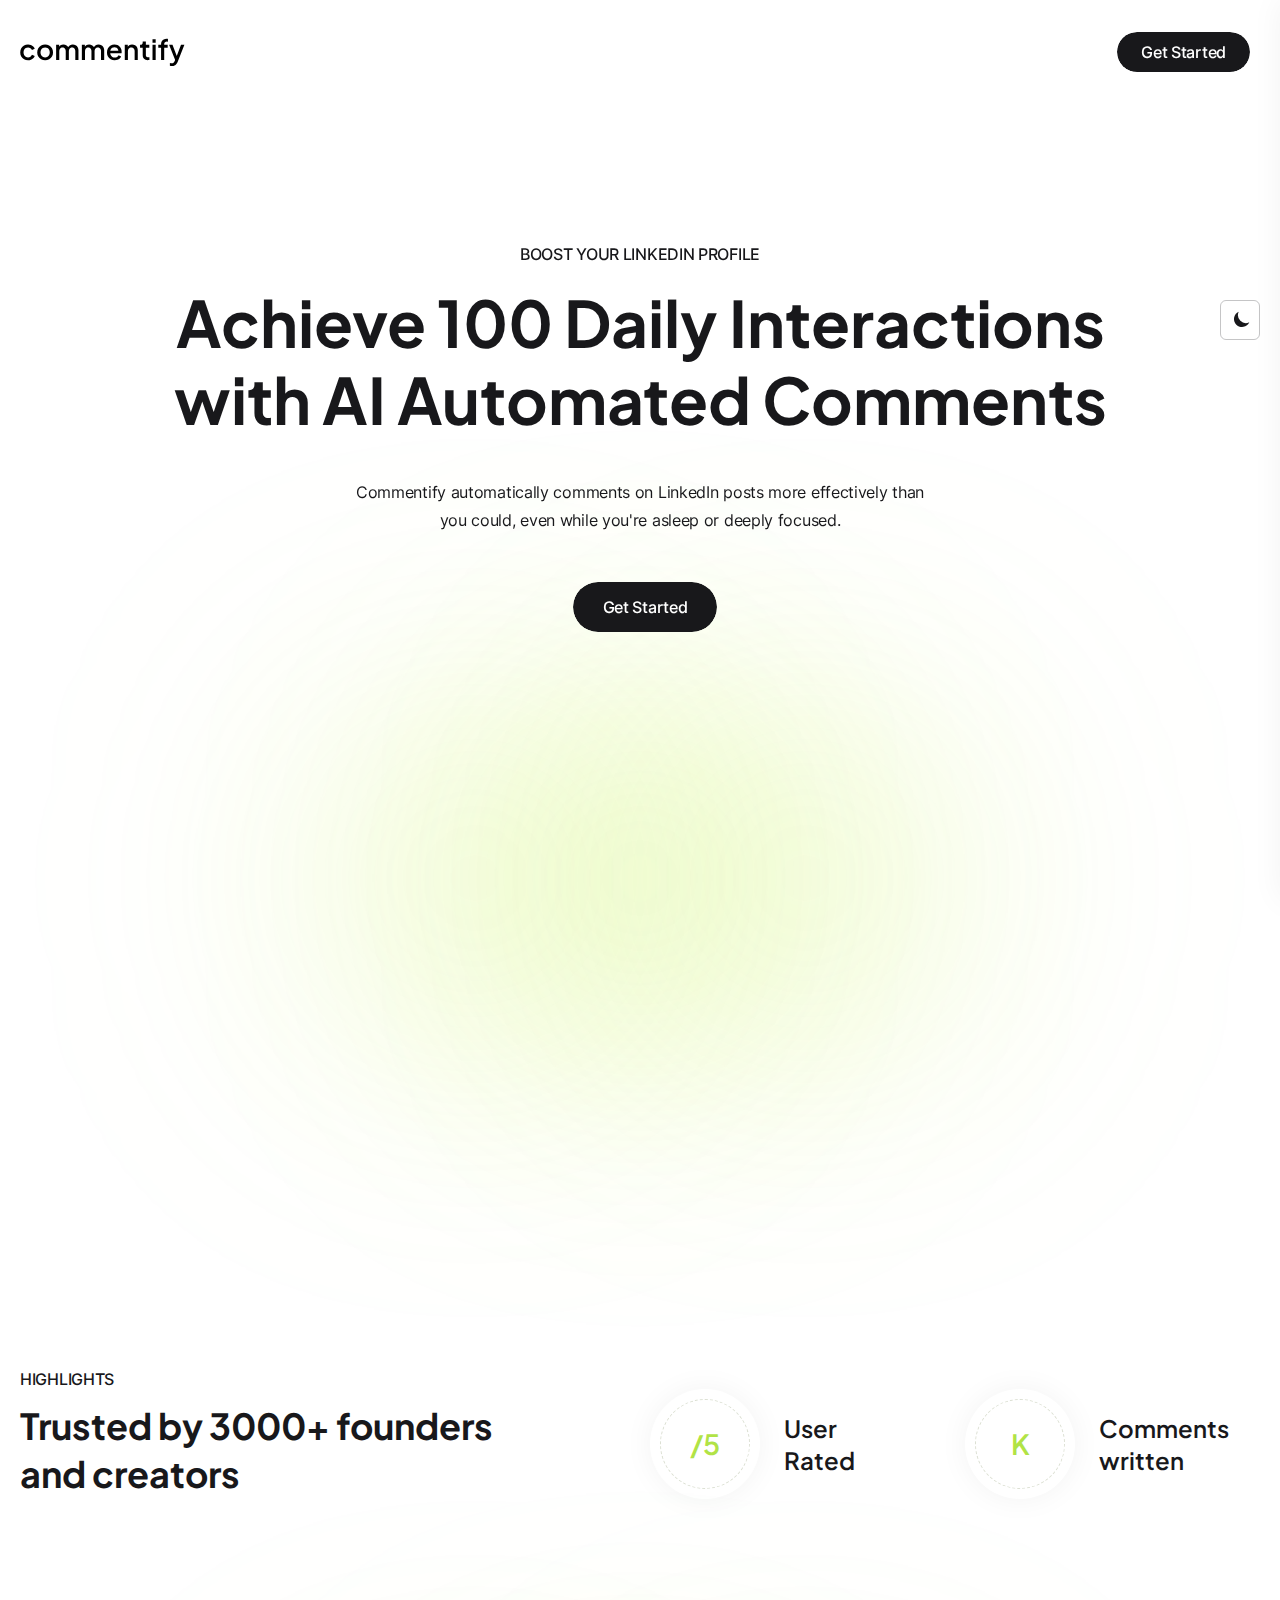
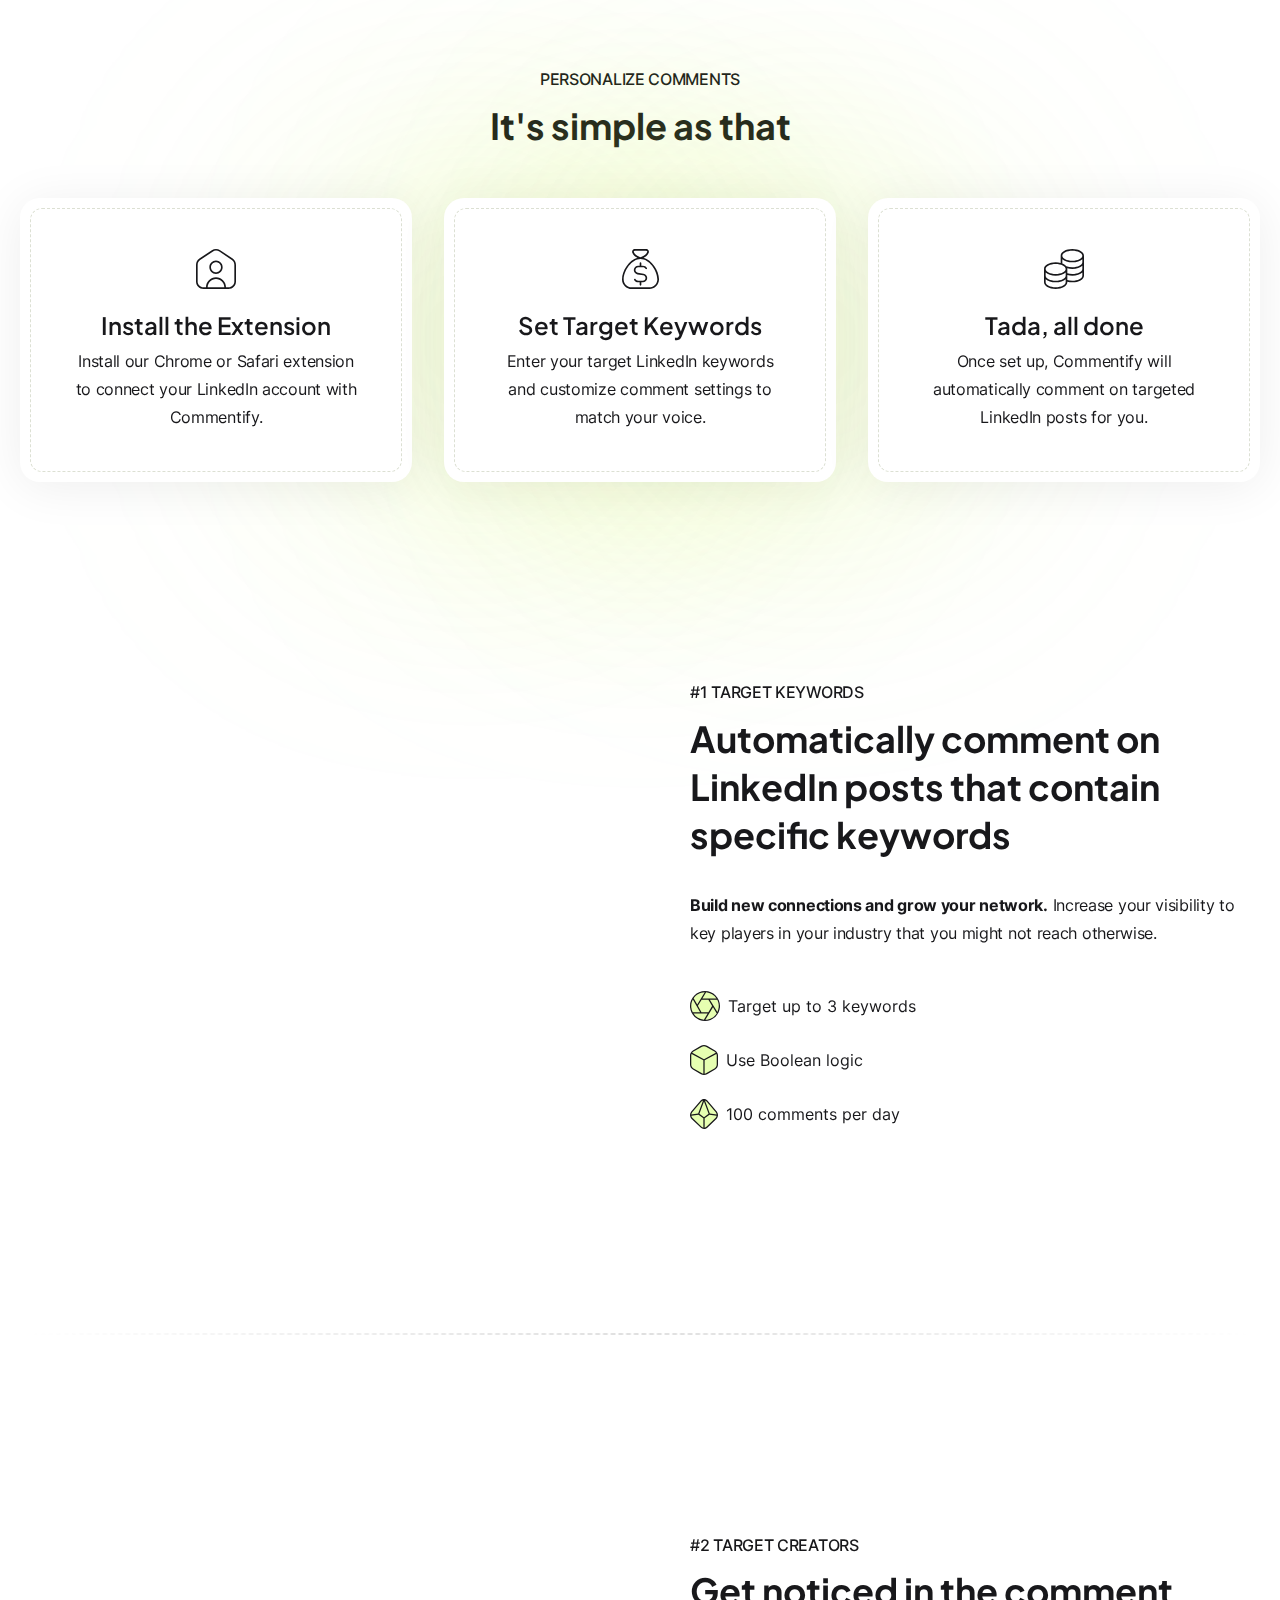
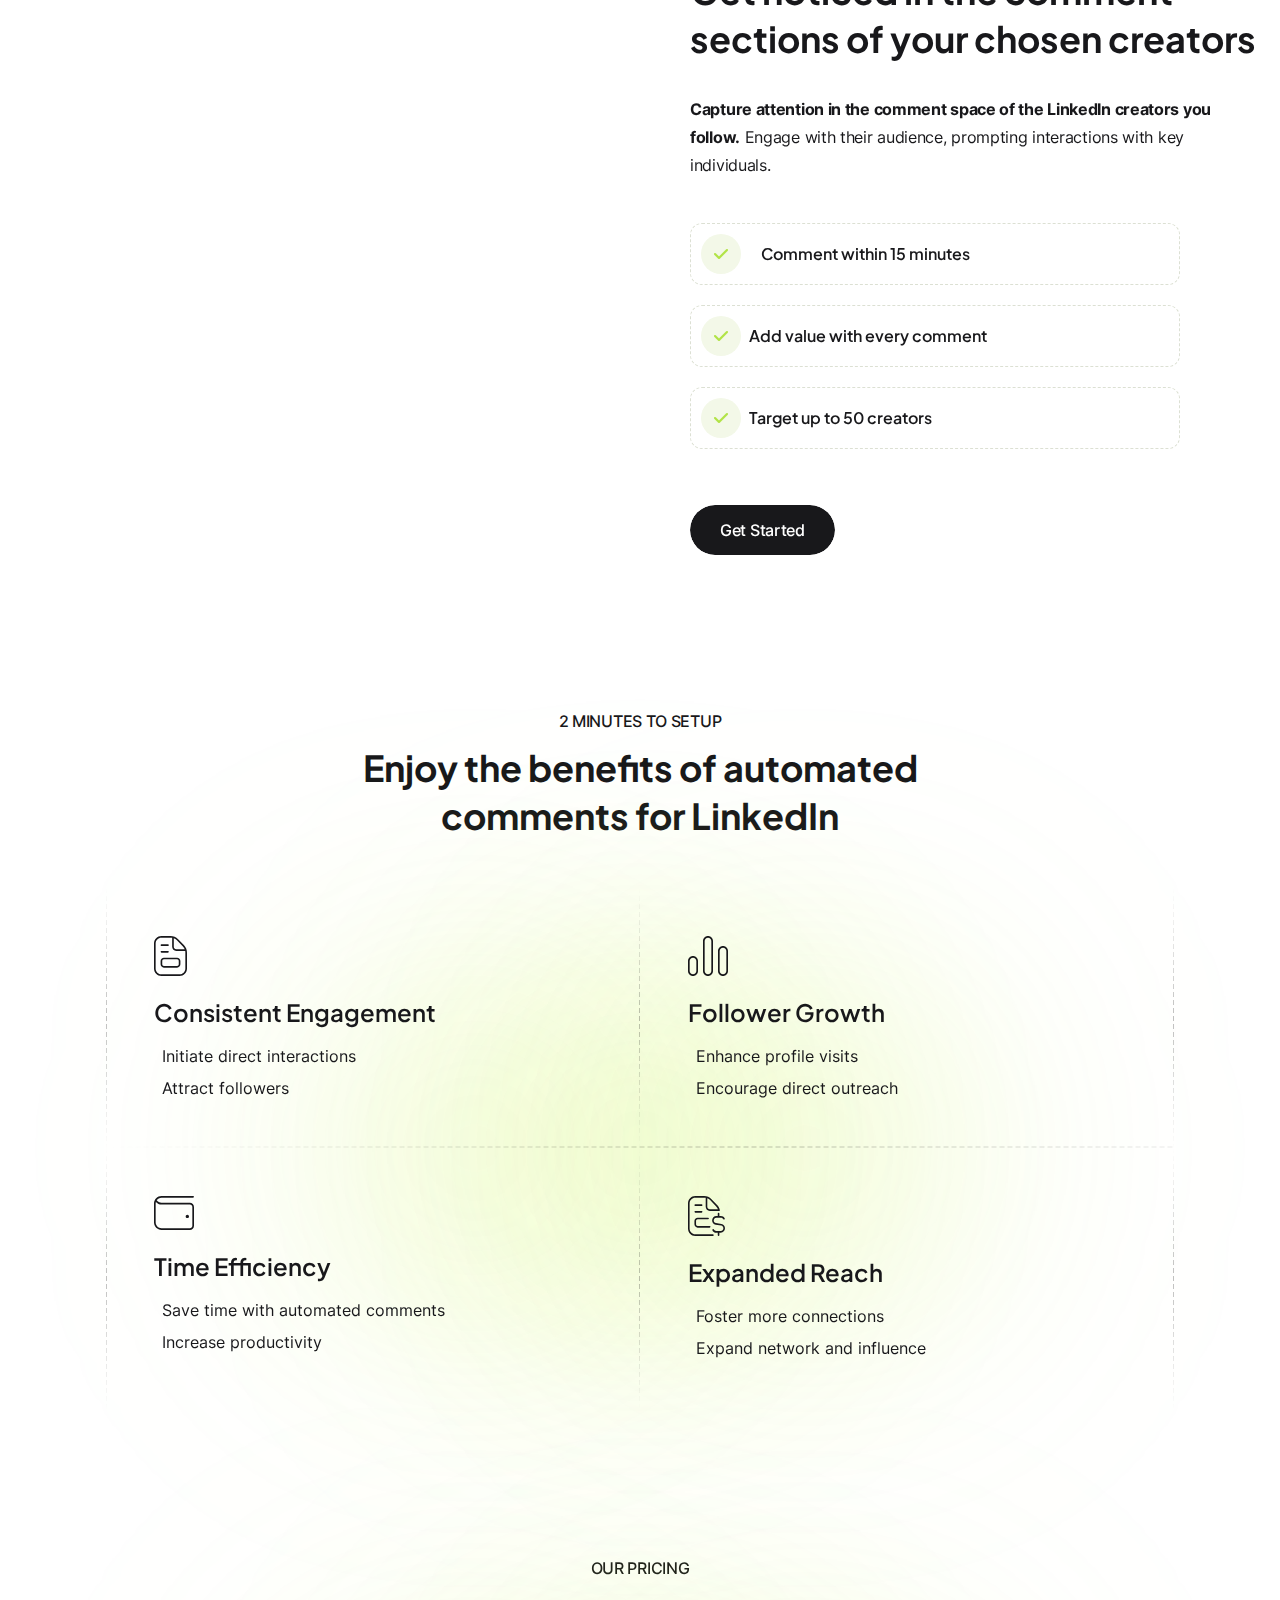
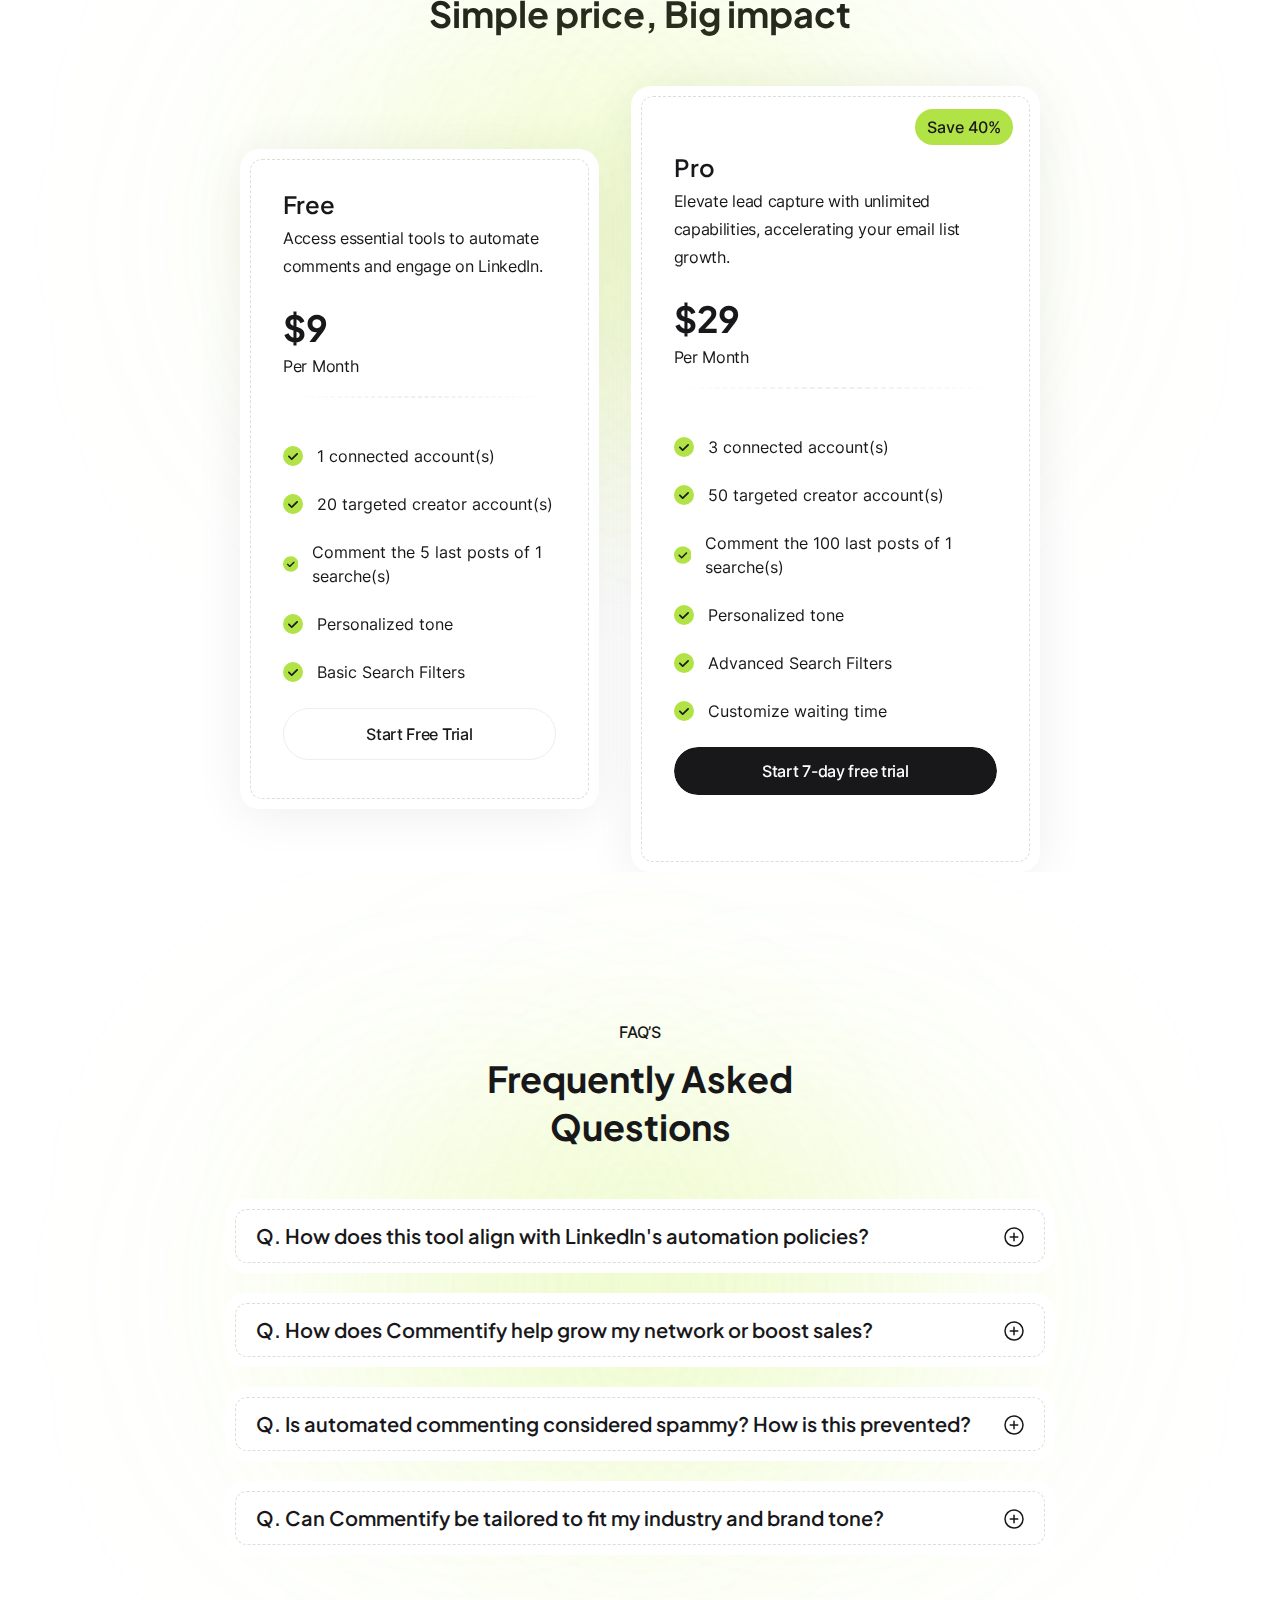
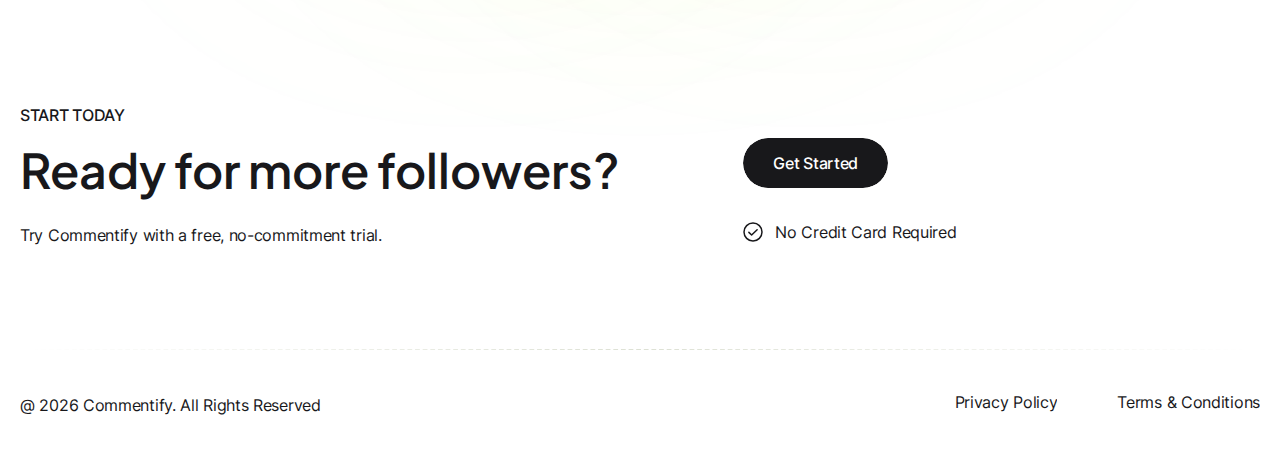
<file: index.html>
<!DOCTYPE html>
<html lang="en">

<head>
  <meta charset="utf-8">
  <title>Commentify</title>

  <!-- mobile responsive meta -->
  <meta name="viewport" content="width=device-width, initial-scale=1">
  <meta name="viewport" content="width=device-width, initial-scale=1, maximum-scale=1">

  <!-- Meta tags -->
  <meta name="title" content="Commentify | Automatically comment on LinkedIn posts">
  <meta name="description"
    content="Commentify automatically comments on LinkedIn posts more effectively than you could, even while you're asleep or deeply focused.">
  <meta name="keywords" content="solopreneur,entrepreneur,founders,idea validation,product idea,landing page creator">
  <meta name="robots" content="index, follow">
  <meta http-equiv="Content-Type" content="text/html; charset=utf-8">
  <meta name="language" content="English">

  <!-- OG tags -->
  <meta property="og:image" content="images/og-image.png">
  <meta property="og:image:type" content="image/png">
  <meta property="og:image:width" content="1200">
  <meta property="og:image:height" content="627">
  <meta name="twitter:card" content="summary_large_image" />
  <meta name="twitter:site" content="@leadpush" />
  <meta name="twitter:title" content="Commentify | Automatically comment on LinkedIn posts" />
  <meta name="twitter:description"
    content="Commentify automatically comments on LinkedIn posts more effectively than you could, even while you're asleep or deeply focused." />
  <meta name="twitter:image" content="images/og-image.png" />

  <!-- Stylesheets -->

  <link href="css/all.css" rel="stylesheet">
  <link href="css/fancybox.css" rel="stylesheet">
  <link href="css/swiper.css" rel="stylesheet">
  <link href="css/aos.css" rel="stylesheet">
  <link href="css/theme.css" rel="stylesheet">

  <!--Favicon-->
  <link rel="apple-touch-icon" sizes="57x57" href="images/apple-icon-57x57.png">
  <link rel="apple-touch-icon" sizes="60x60" href="images/apple-icon-60x60.png">
  <link rel="apple-touch-icon" sizes="72x72" href="images/apple-icon-72x72.png">
  <link rel="apple-touch-icon" sizes="76x76" href="images/apple-icon-76x76.png">
  <link rel="apple-touch-icon" sizes="114x114" href="images/apple-icon-114x114.png">
  <link rel="apple-touch-icon" sizes="120x120" href="images/apple-icon-120x120.png">
  <link rel="apple-touch-icon" sizes="144x144" href="images/apple-icon-144x144.png">
  <link rel="apple-touch-icon" sizes="152x152" href="images/apple-icon-152x152.png">
  <link rel="apple-touch-icon" sizes="180x180" href="images/apple-icon-180x180.png">
  <link rel="icon" type="image/png" sizes="192x192" href="images/android-icon-192x192.png">
  <link rel="icon" type="image/png" sizes="32x32" href="images/favicon-32x32.png">
  <link rel="icon" type="image/png" sizes="96x96" href="images/favicon-96x96.png">
  <link rel="icon" type="image/png" sizes="16x16" href="images/favicon-16x16.png">
  <link rel="shortcut icon" href="favicon.ico" type="image/x-icon">
  <link rel="icon" href="images/favicon.png" type="image/x-icon">
</head>

<body class="relative overflow-x-hidden  text-base antialiased bg-white dark:bg-dark-300 font-Inter">
  <div class="toggle-button fixed right-5 max-lg:bottom-2.5 lg:top-1/3 z-[10000000000]">
    <button id="theme-toggle" type="button"
      class="text-paragraph dark:text-white focus:outline-none focus:ring-0 focus:ring-gray-200 w-10 h-10 border rounded-md border-paragraph/25 dark:border-borderColour-dark flex justify-center items-center">
      <svg id="theme-toggle-dark-icon" class="hidden w-5 h-5 ml-1 -mt-[1px]" fill="currentColor" viewBox="0 0 20 20"
        xmlns="http://www.w3.org/2000/svg">
        <path d="M17.293 13.293A8 8 0 016.707 2.707a8.001 8.001 0 1010.586 10.586z"></path>
      </svg>
      <svg id="theme-toggle-light-icon" class="hidden w-5 h-5" fill="currentColor" viewBox="0 0 20 20"
        xmlns="http://www.w3.org/2000/svg">
        <path
          d="M10 2a1 1 0 011 1v1a1 1 0 11-2 0V3a1 1 0 011-1zm4 8a4 4 0 11-8 0 4 4 0 018 0zm-.464 4.95l.707.707a1 1 0 001.414-1.414l-.707-.707a1 1 0 00-1.414 1.414zm2.12-10.607a1 1 0 010 1.414l-.706.707a1 1 0 11-1.414-1.414l.707-.707a1 1 0 011.414 0zM17 11a1 1 0 100-2h-1a1 1 0 100 2h1zm-7 4a1 1 0 011 1v1a1 1 0 11-2 0v-1a1 1 0 011-1zM5.05 6.464A1 1 0 106.465 5.05l-.708-.707a1 1 0 00-1.414 1.414l.707.707zm1.414 8.486l-.707.707a1 1 0 01-1.414-1.414l.707-.707a1 1 0 011.414 1.414zM4 11a1 1 0 100-2H3a1 1 0 000 2h1z"
          fill-rule="evenodd" clip-rule="evenodd"></path>
      </svg>
    </button>
  </div>


  <header class="fixed left-0 top-8 z-[1000000000] duration-500  transition-all w-full bg-transparent"
    id="mainnavigationBar">
    <nav class="container flex  items-center">
      <div class="nav-logo">
        <a href="index.html">
          <img src="images/logo.svg" alt="logo" class="dark:hidden">
          <img src="images/logo-light.svg" alt="logo dark version" class="hidden dark:inline-block">
        </a>
      </div>
      <ul class="nav-list hidden lg:flex lg:ml-7 xl:ml-15  [&amp;>*:not(:last-child)]:me-1">
      </ul>
      <ul class="flex items-center ml-auto  [&amp;>*:not(:last-child)]:me-2.5">
        <li class="" id="open-btn" />
        <li class="max-lg:hidden">
          <a href="https://app.commentify.co/auth/sign-up" class="btn btn-navbar btn-sm">
            Get Started
          </a>
        </li>
        <li class="max-lg:inline-block lg:hidden ">
          <button class="outline-none mobile-menu-button w-10 h-10 rounded-full bg-white dark:bg-dark-200 relative ">
            <svg xmlns="http://www.w3.org/2000/svg" width="22" height="14" viewBox="0 0 22 14" fill="none"
              class="absolute top-1/2 left-1/2 -translate-x-1/2 -translate-y-1/2">
              <path
                d="M0 1C0 0.447715 0.447715 0 1 0H21C21.5523 0 22 0.447715 22 1C22 1.55228 21.5523 2 21 2H1C0.447716 2 0 1.55228 0 1Z"
                fill="" class="fill-paragraph dark:fill-white"></path>
              <path
                d="M8 7C8 6.44772 8.44772 6 9 6H21C21.5523 6 22 6.44772 22 7C22 7.55228 21.5523 8 21 8H9C8.44772 8 8 7.55228 8 7Z"
                fill="" class="fill-paragraph dark:fill-white"></path>
              <path
                d="M4 13C4 12.4477 4.44772 12 5 12H21C21.5523 12 22 12.4477 22 13C22 13.5523 21.5523 14 21 14H5C4.44772 14 4 13.5523 4 13Z"
                fill="" class="fill-paragraph dark:fill-white"></path>
            </svg>
          </button>
        </li>
      </ul>
      <div class="mobile-menu max-lg:overflow-y-auto">
        <button
          class=" outline-none navbar-toggle-close  w-10 h-10 rounded-full bg-white dark:bg-dark-200 absolute right-6 top-5 ">
          <i class="fa-solid fa-times"></i>
        </button>
        <ul class="nav-list flex flex-col gap-5 w-full max-w-[500px] landscape:h-full">
          <li>
            <a href="https://cal.com/mithun-kumar/commentify-demo" class="font-Inter flex items-center text-base font-medium leading-8 text-paragraph dark:text-white py-[5px] px-5 lg:px-4 xl:px-5 border rounded-large border-transparent hover:bg-white hover:border-borderColour dark:hover:bg-dark-200 
          dark:hover:border-borderColour/10 duration-500 hover:duration-500 transition-colors  ">
              Contact Us
            </a>
          </li>
          <li>
            <a href="https://app.commentify.co/auth/sign-up" class="btn btn-navbar btn-sm">
              Get Started
            </a>
          </li>
        </ul>
      </div>
    </nav>
  </header>


  <section class="hero  overflow-hidden relative max-lg:pt-150 pt-[240px] pb-[60px]">
    <div class="container">
      <div class="max-w-[948px] mx-auto text-center" data-aos="fade-up" data-aos-offset="200" data-aos-duration="1000"
        data-aos-once="true">
        <p class="mb-4 font-medium uppercase">BOOST YOUR LINKEDIN PROFILE</p>
        <h1 class="max-lg:mb-10 mb-10">Achieve 100 Daily Interactions with AI Automated Comments</h1>
        <p class="max-lg:mb-10 mb-12 max-w-[590px] mx-auto">Commentify automatically comments on LinkedIn posts more
          effectively than you could, even while you're asleep or deeply focused.</p> 
        <a class="btn" href="https://app.commentify.co/auth/sign-up">Get
          Started</a>
        <div id="hero-form-1" class="field-note mt-5" style="display: none;">
          <div style="display: none;" class="mt-5" id="validate-text-1">
          </div>
          <div style="display: none;" class="mt-5" id="success-text-1">
            <p>Oops! Our servers are feeling the heat from all the sign-ups. Hang
              tight, We'll will
              inform you as soon as we're ready to welcome new users to the party
              😉</p>
          </div>
          <div style="display: none;" class="mt-3" id="error-text-1">
            <p> <i class="las la-exclamation-circle"></i>Uh-oh, it looks like our
              form is feeling a little shy today and
              didn't go through. No
              worries though, if you're super keen on our product, feel free to
              email us at mithun@coldpitch.us and we'll give you the inside scoop. 😉</p>
          </div> 
        </div>
      </div>
    </div>
  </section>


  <section class="relative">
    <div
      class="absolute left-1/2 -top-150 w-full h-[550px] -translate-x-1/2 bg-cover  bg-[url('../images/hero-gradient.png')] bg-no-repeat bg-center opacity-70 md:hidden -z-10">
    </div>
    <div class="container relative ">
      <div class="absolute left-1/2 top-20 -translate-x-1/2 -translate-y-1/2 flex max-md:flex-col -z-10 max-md:hidden">
        <div
          class="max-1xl:w-[335px] max-1xl:h-[335px]  1xl:w-[442px] 1xl:h-[442px]  rounded-full bg-primary-200/20 blur-[145px]">
        </div>
        <div
          class="max-1xl:w-[335px] max-1xl:h-[335px]  1xl:w-[442px] 1xl:h-[442px]  rounded-full bg-primary-200/25 -ml-[170px] max-md:ml-0 blur-[145px]">
        </div>
        <div
          class="max-1xl:w-[335px] max-1xl:h-[335px]  1xl:w-[442px] 1xl:h-[442px]  rounded-full bg-primary-200/20 -ml-[170px] max-md:ml-0 blur-[145px]">
        </div>
      </div>
      <div
        class="absolute left-1/2 -bottom-150 pt-[700px] -translate-x-1/2 bg-contain w-full h-full  bg-[url('../images/hero-gradient.png')] bg-no-repeat bg-center opacity-70 md:hidden -z-10">
      </div>
      <div
        class="max-md:mb-20 md:mb-32 max-md:mt-20 md:mt-25 relative max-md:h-[220px] max-md:w-full md:max-w-[650px] lg:max-w-[750px] xl:max-w-[1020px] mx-auto"
        data-aos="fade-up" data-aos-offset="200" data-aos-duration="1000" data-aos-once="true">
        <img src="images/banner.png" alt="about images" class="dark:hidden w-full max-md:h-full">
        <img src="images/banner-dark.png" alt="about images" class="hidden md:dark:inline-block w-full max-md:h-full">
        <div class="absolute left-1/2 -translate-x-1/2 mx-auto bottom-0  w-150 md:w-[250px] lg:w-[250px] xl:w-[308px] ">
          <img src="images/li-comment-dark.svg" alt="about images" class=" dark:hidden w-full ">
          <img src="images/li-comment-dark.svg" alt="about images" class="hidden dark:inline-block w-full">
        </div>
        <div
          class="absolute  mx-auto -right-5 sm:-right-15 lg:-right-150 bottom-10 w-150 sm:w-[250px] lg:w-[300px] xl:w-[380px] aspect-auto"
          data-aos="fade-left" data-aos-offset="200" data-aos-duration="1000" data-aos-once="true">
          <img src="images/profile-views-light.svg" alt="about images" class=" dark:hidden w-full">
          <img src="images/profile-views.svg" alt="about images" class="hidden dark:inline-block w-full">
        </div>
        <div
          class="absolute  mx-auto -left-5 sm:-left-15 lg:-left-150 top-10 w-150 sm:w-[250px] lg:w-[300px] xl:w-[380px] aspect-auto"
          data-aos="fade-right" data-aos-offset="200" data-aos-duration="1000" data-aos-once="true">
          <img src="images/followers-light.svg" alt="about images" class="dark:hidden w-full">
          <img src="images/followers.svg" alt="about images" class="hidden dark:inline-block w-full">
        </div>
      </div>
    </div>
  </section>


  <section id="counter_trusted">
    <div class="container relative ">
      <div class="grid grid-cols-12 gap-x-5 gap-y-5 relative ">
        <div class="max-lg:col-span-full lg:col-span-6">
          <div class="max-w-[550px]">
            <p class="section-tagline">HIGHLIGHTS</p>
            <h2 class="max-w-[475px]">Trusted by 3000+ founders and creators</h2>
          </div>
        </div>
        <div class="max-md:col-span-full md:col-span-6 lg:col-span-3 py-5">
          <div class="flex items-center">
            <div class="p-2.5 shadow-nav rounded-full w-[110px] h-[110px] bg-white dark:bg-dark-200 mr-6">
              <div
                class=" flex items-center justify-center border border-dashed rounded-full w-[90px] h-[90px] border-gray-100 dark:border-borderColour-dark">
                <h3 class="text-primary dark:text-primary leading-none text-[28px]">
                  <span class="text-primary dark:text-primary leading-none text-[28px] counterTrusted"
                    data-value="4.9"></span>
                  /5
                </h3>
              </div>
            </div>
            <h3 class="leading-8 ">
              User <br> Rated
            </h3>
          </div>
        </div>
        <div class="max-md:col-span-full md:col-span-6 lg:col-span-3 py-5 ">
          <div class="flex items-center">
            <div class="p-2.5 shadow-nav rounded-full w-[110px] h-[110px] bg-white dark:bg-dark-200 mr-6">
              <div
                class=" flex items-center justify-center border border-dashed rounded-full w-[90px] h-[90px] border-gray-100 dark:border-borderColour-dark">
                <h3 class="text-primary dark:text-primary leading-none text-[28px]">
                  <span class="text-primary dark:text-primary leading-none text-[28px] counterTrusted"
                    data-value="20"></span>
                  K
                </h3>
              </div>
            </div>
            <h3 class="leading-8 ">
              Comments <br>
              written
            </h3>
          </div>
        </div>
      </div>
    </div>
  </section>


  <section class="bg-white dark:bg-dark-300 pt-150 max-md:pt-25 relative max-md:overflow-hidden">
    <div
      class="absolute left-0 right-0 top-25 bg-[url('../images/core-gradient.png')] bg-no-repeat bg-center opacity-70 w-full h-full bg-[length:600px_1000px] md:hidden">
    </div>
    <div class="container ">
      <div class="mb-12 text-center max-w-[475px] mx-auto">
        <p class="section-tagline">Personalize comments</p>
        <h2>It's simple as that</h2>
      </div>

      <div class="relative z-10">
        <div
          class="absolute left-1/2 top-1/2 -translate-x-1/2 -translate-y-1/2 flex max-md:flex-col -z-10 max-md:hidden">
          <div
            class="max-1xl:w-[335px] max-1xl:h-[335px]  1xl:w-[442px] 1xl:h-[442px]  rounded-full bg-primary-200/20 blur-[145px]">
          </div>
          <div
            class="max-1xl:w-[335px] max-1xl:h-[335px]  1xl:w-[442px] 1xl:h-[442px]  rounded-full bg-primary-200/25 -ml-[170px] max-md:ml-0 blur-[145px]">
          </div>
          <div
            class="max-1xl:w-[335px] max-1xl:h-[335px]  1xl:w-[442px] 1xl:h-[442px]  rounded-full bg-primary-200/20 -ml-[170px] max-md:ml-0 blur-[145px]">
          </div>
        </div>
        <div class=" grid grid-cols-3 max-md:grid-cols-1 gap-8">
          <div class="bg-white dark:bg-dark-200 shadow-box rounded-medium p-2.5">
            <div
              class="border border-dashed rounded border-gray-100 dark:border-borderColour-dark p-10 h-full max-lg:p-5 text-center ">
              <img src="fonts/agent.svg" alt="banking logo" class="inline-block dark:hidden mb-6">
              <img src="fonts/agent-dark.svg" alt="banking logo" class="hidden dark:inline-block mb-6">
              <h3 class="mb-2.5">
                Install the Extension</h3>
              <p>Install our Chrome or Safari extension to connect your LinkedIn account with Commentify.
              </p>
            </div>
          </div>

          <div class="bg-white dark:bg-dark-200 shadow-box rounded-medium p-2.5">
            <div
              class="border border-dashed rounded border-gray-100 dark:border-borderColour-dark p-10 h-full max-lg:p-5 text-center">
              <img src="fonts/savings.svg" alt="banking logo" class="inline-block dark:hidden mb-6">
              <img src="fonts/savings-dark.svg" alt="banking logo" class="hidden dark:inline-block mb-6">
              <h3 class="mb-2.5">Set Target Keywords</h3>
              <p>Enter your target LinkedIn keywords and customize comment settings to match your voice.</p>
            </div>
          </div>

          <div class="bg-white dark:bg-dark-200 shadow-box rounded-medium p-2.5">
            <div
              class="border border-dashed rounded border-gray-100 dark:border-borderColour-dark p-10 h-full max-lg:p-5 text-center">
              <img src="fonts/interest.svg" alt="banking logo" class="inline-block dark:hidden mb-6">
              <img src="fonts/interest-dark.svg" alt="banking logo" class="hidden dark:inline-block mb-6">
              <h3 class="mb-2.5">Tada, all done</h3>
              <p>Once set up, Commentify will automatically comment on targeted LinkedIn posts for you.
              </p>
            </div>
          </div>
        </div>
      </div>
    </div>
  </section>

  <section class="relative py-150 pt-[200px] max-md:py-20 overflow-x-hidden">
    <div
      class="container relative z-10 max-md:[&amp;>:nth-child(odd)]:pb-0 [&amp;>:nth-child(odd)]:pb-25 lg:[&amp;>:nth-child(odd)]:pb-150 max-md:[&amp;>:nth-child(even)]:pt-10 [&amp;>:nth-child(even)]:pt-25 lg:[&amp;>:nth-child(even)]:pt-[200px]  [&amp;>*:nth-child(odd)]:after:absolute [&amp;>*:nth-child(odd)]:after:h-0.5 [&amp;>*:nth-child(odd)]:after:w-full [&amp;>*:nth-child(odd)]:after:bg-[url('../images/payment/seperator.png')] dark:[&amp;>*:nth-child(odd)]:after:bg-[url('../images/payment/seperator-dark.png')]  [&amp;>*:nth-child(odd)]:after:bottom-0  [&amp;>*:nth-child(odd)]:after:left-1/2 [&amp;>*:nth-child(odd)]:after:-translate-x-1/2  [&amp;>*:nth-child(odd)]:after:bg-no-repeat [&amp;>*:nth-child(odd)]:after:bg-center [&amp;>*:nth-child(odd)]:after:bg-full">
      <div class="grid grid-cols-2 max-md:grid-cols-1 max-md:gap-10 gap-25 1xl:gap-x-24 items-end relative">
        <div class="relative max-md:order-1" data-aos="fade-up" data-aos-offset="200" data-aos-duration="1000"
          data-aos-once="true">
          <img src="images/whyUs-bg.png" alt="hero Image"
            class="inline-block dark:hidden w-full rounded-medium shadow-nav">
          <img src="images/whyUs-bg-dark.png" alt="hero Image"
            class="hidden dark:inline-block w-full rounded-medium shadow-nav">
          <div class="absolute left-1/2 -translate-x-1/2 max-lg:w-8/12 mx-auto bottom-2.5 w-[400px] aspect-video">
            <img src="images/whyUs-image.png" alt="hero Image" class="inline-block dark:hidden  rounded-t-medium  ">
            <img src="images/whyUs-image-dark.png" alt="hero Image"
              class="hidden dark:inline-block  rounded-t-medium  ">
          </div>
        </div>
        <div class="relative max-md:order-2">
          <p class="section-tagline">#1 Target Keywords</p>

          <h2 class="max-lg:mt-5 mb-8">
            Automatically comment on LinkedIn posts that contain specific keywords
          </h2>
          <p class="max-lg:mt-6 mb-11">
            <b>Build new connections and grow your network.</b> Increase your visibility to key players in your industry
            that you might not reach otherwise.
          </p>
          <ul class="mb-14 [&amp;>*:not(:last-child)]:mb-6 max-lg:[&amp;>*:not(:last-child)]:mb-4">
            <li class="flex items-center gap-x-2 ">
              <span
                class=" relative  rounded-full bg-white dark:bg-dark-200 shadow-icon flex item-center justify-center gap-6">
                <svg xmlns="http://www.w3.org/2000/svg" width="30" height="30" viewBox="0 0 30 30" fill="none">
                  <circle cx="15" cy="15" r="14" fill="" class="fill-[#E6FFB1] dark:fill-[#3B3C39]"></circle>
                  <path
                    d="M15 0C6.75 0 0 6.75 0 15C0 23.25 6.75 30 15 30C23.25 30 30 23.25 30 15C30 6.75 23.25 0 15 0ZM16.125 1.25C20.5 1.625 24.25 4 26.5 7.5H12.375L16.125 1.25ZM18.375 8.75L22.125 15L18.375 21.25H11.5L7.875 14.75L11.625 8.75H18.375ZM14.75 1.25L7.25 13.5L3.625 7.25C6.125 3.75 10.125 1.375 14.75 1.25ZM1.25 15C1.25 12.625 1.875 10.375 2.875 8.5L10.125 21.25H2.75C1.75 19.375 1.25 17.25 1.25 15ZM13.875 28.75C9.5 28.375 5.75 26 3.5 22.5H17.625L13.875 28.75ZM15.375 28.75L23 16.25L26.75 22.375C24.25 26.125 20.125 28.625 15.375 28.75ZM19.875 8.75H27.25C28.25 10.625 28.75 12.75 28.75 15C28.75 17.125 28.25 19.25 27.375 21L19.875 8.75Z"
                    fill="" class="fill-paragraph dark:fill-primary"></path>
                </svg>
              </span>
              <span class="dark:text-white"> Target up to 3 keywords </span>
            </li>
            <li class="flex items-center gap-x-2">
              <span
                class=" relative  rounded-full bg-white dark:bg-dark-200 shadow-icon flex item-center justify-center">
                <svg xmlns="http://www.w3.org/2000/svg" width="28" height="30" viewBox="0 0 28 30" fill="none">
                  <path
                    d="M11 1.5C12.2 0.7 13.5 0.5 14 0.5C14.8 0.5 15.6667 0.833333 16 1C18 2.16667 22.5 4.8 24.5 6C26.5 7.2 27.3333 9.16667 27.5 10V19C27.5 21.4 26.1667 23 25.5 23.5C23.5 24.6667 19 27.3 17 28.5C15 29.7 12.8333 29.3333 12 29C9.33333 27.5 3.7 24.3 2.5 23.5C1.3 22.7 0.666667 20.5 0.5 19.5V10.5C0.5 8.9 1.83333 7.16667 2.5 6.5C4.83333 5.16667 9.8 2.3 11 1.5Z"
                    fill="" class="fill-[#E6FFB1] dark:fill-[#3B3C39]"></path>
                  <path
                    d="M25.095 5.53842L17.072 0.834716C15.1751 -0.278239 12.8189 -0.278239 10.922 0.834716L2.90499 5.53842C1.11547 6.5928 0 8.51411 0 10.5584V19.4445C0 21.4888 1.11547 23.4101 2.90499 24.4645L10.922 29.1682C11.8705 29.7247 12.9323 30 14 30C15.0677 30 16.1295 29.7188 17.078 29.1682L25.095 24.4645C26.8845 23.416 28 21.4888 28 19.4445V10.5584C27.994 8.51411 26.8845 6.5928 25.095 5.53842ZM3.55518 6.61037L11.5722 1.90667C13.0695 1.02802 14.9246 1.02802 16.4218 1.90667L24.4389 6.61037C24.9638 6.92082 25.4171 7.31914 25.775 7.78776L14 14.2839L2.219 7.79362C2.58287 7.325 3.03025 6.92082 3.55518 6.61037ZM3.55518 23.3867C2.14742 22.5608 1.27056 21.0495 1.27056 19.4445V10.5584C1.27056 9.97852 1.38389 9.41033 1.59864 8.88314L13.3617 15.3676V28.7055C12.7414 28.6235 12.1329 28.4184 11.5722 28.0904L3.55518 23.3867ZM26.7235 19.4445C26.7235 21.0495 25.8466 22.5608 24.4389 23.3867L16.4218 28.0904C15.8611 28.4184 15.2527 28.6235 14.6323 28.7055V15.3617L26.3954 8.87728C26.6101 9.40447 26.7235 9.97266 26.7235 10.5526V19.4445Z"
                    fill="" class="fill-paragraph dark:fill-primary"></path>
                </svg>
              </span>
              <span class="dark:text-white"> Use Boolean logic </span>
            </li>
            <li class="flex items-center gap-x-2 ">
              <span class="relative rounded-full bg-white dark:bg-dark-200 shadow-icon flex item-center justify-center">
                <svg xmlns="http://www.w3.org/2000/svg" width="28" height="30" viewBox="0 0 28 30" fill="none">
                  <path
                    d="M9.99965 3C11.5997 1 13.333 0.5 13.9997 0.5C15.5996 0.5 16.9997 1.83333 17.4998 2.5C19.8331 5 24.8998 10.6 26.4998 13C28.0998 15.4 27.1664 17.6667 26.4998 18.5C23.9998 21.1667 18.4998 26.9 16.4998 28.5C14.4998 30.1 12.6664 29.5 11.9998 29C9.16639 26.5 3.09965 20.9 1.49965 18.5C-0.100346 16.1 0.832987 13.8333 1.49965 13C3.66632 10.5 8.39965 5 9.99965 3Z"
                    fill="" class="fill-[#E6FFB1] dark:fill-[#3B3C39]"></path>
                  <path
                    d="M0.0068501 16.2598C0.0068501 16.2656 0.0068501 16.2715 0.0068501 16.2598V16.2598ZM27.9943 16.2363C27.8869 17.5078 27.3381 18.9609 26.3897 19.957L17.335 28.6289C16.4641 29.5078 15.283 30 14.0125 30C12.742 30 11.5549 29.5078 10.6781 28.6172L1.63527 19.9805C0.674921 18.9727 0.120184 17.5195 0.0068501 16.2422C-0.0587641 14.9063 0.346851 13.5469 1.22966 12.416L10.4156 1.66406C11.3044 0.603516 12.6107 0 14.0065 0C15.4083 0 16.7146 0.609375 17.6034 1.66992L26.7536 12.3984C27.6483 13.541 28.0539 14.9004 27.9943 16.2363ZM1.28931 15.5684L8.19073 14.4434L13.0521 1.38867C12.4079 1.57617 11.8353 1.94531 11.3999 2.46094L11.3939 2.4668L2.21984 13.2012C1.67106 13.9043 1.36089 14.7305 1.28931 15.5684ZM13.3742 19.2363L8.49494 15.6621L1.35492 16.8223C1.51598 17.6484 1.91563 18.4453 2.54194 19.1074L11.5728 27.7324C12.0739 28.2363 12.6942 28.5645 13.3742 28.6934V19.2363ZM18.5876 14.7773L14.0125 2.44336L9.4195 14.7715L14.0125 18.1348L18.5876 14.7773ZM26.6522 16.8223L19.5121 15.6563L14.6507 19.2305V28.6875C15.3307 28.5586 15.9511 28.2363 16.4402 27.7383L25.489 19.0781C26.1034 18.4336 26.4911 17.6484 26.6522 16.8223ZM26.7118 15.5684C26.6343 14.7246 26.3241 13.8984 25.7634 13.1777L16.6251 2.4668C16.1897 1.94531 15.6111 1.57031 14.9669 1.38867L19.8104 14.4434L26.7118 15.5684ZM27.9943 16.2363C28.0002 16.2246 28.0002 16.2949 27.9943 16.2363V16.2363Z"
                    fill="" class="fill-paragraph dark:fill-primary"></path>
                </svg>
              </span>

              <span class="dark:text-white"> 100 comments per day </span>
            </li>
          </ul>
        </div>
      </div>
      <div class="grid grid-cols-2 max-md:grid-cols-1 gap-25 1xl:gap-x-24 items-end ">
        <div class="relative max-md:order-1 md:order-2">
          <p class="section-tagline">#2 Target creators</p>

          <h2 class="mb-8">
            Get noticed in the comment sections of your chosen creators
          </h2>
          <p class="mb-11">
            <b>Capture attention in the comment space of the LinkedIn creators you follow.</b> Engage with their
            audience,
            prompting interactions with key individuals.
          </p>
          <ul class="mb-14 [&amp;>*:not(:last-child)]:mb-5 max-w-[490px]">
            <li
              class="flex items-center gap-x-5 border border-dashed border-gray-100 rounded dark:border-borderColour-dark p-2.5">
              <span class=" relative w-10 h-10 rounded-full bg-[#F3F8E8] dark:bg-dark-200 shadow-icon  gap-6">
                <i
                  class="fa-solid fa-check absolute left-1/2 top-1/2 -translate-x-1/2 -translate-y-1/2 text-primary"></i>
              </span>
              <span class="font-semibold font-jakarta_sans"> Comment within 15 minutes </span>
            </li>
            <li
              class="flex items-center gap-x-2 border border-dashed border-gray-100 rounded dark:border-borderColour-dark p-2.5">
              <span class=" relative w-10 h-10 rounded-full bg-[#F3F8E8] dark:bg-dark-200 shadow-icon  gap-6">
                <i
                  class="fa-solid fa-check absolute left-1/2 top-1/2 -translate-x-1/2 -translate-y-1/2 text-primary"></i>
              </span>
              <span class="font-semibold font-jakarta_sans"> Add value with every comment </span>
            </li>
            <li
              class="flex items-center gap-x-2 border border-dashed border-gray-100 rounded dark:border-borderColour-dark p-2.5">
              <span class=" relative w-10 h-10 rounded-full bg-[#F3F8E8] dark:bg-dark-200 shadow-icon  gap-6">
                <i
                  class="fa-solid fa-check absolute left-1/2 top-1/2 -translate-x-1/2 -translate-y-1/2 text-primary"></i>
              </span>
              <span class="font-semibold font-jakarta_sans"> Target up to 50 creators </span>
            </li>
          </ul>
          <a href="https://app.commentify.co/auth/sign-up" class="btn">
            Get Started
          </a>
        </div>
        <div class="relative max-md:order-2 md:order-1">
          <div class="max-lg:w-full lg:w-[420px] lg:h-[500px]" data-aos="fade-left" data-aos-offset="200"
            data-aos-duration="1000" data-aos-once="true">
            <img src="images/explore.png" alt="explore" class="rounded-medium dark:hidden">
            <img src="images/explore-dark.png" alt="explore" class="rounded-medium hidden dark:inline-block">
          </div>

          <div
            class="rounded-medium absolute max-lg:-right-12 max-lg:max-w-[275px] max-lg:-top-20 lg:-top-[170px] lg:right-0"
            data-aos="fade-right" data-aos-offset="200" data-aos-duration="1000" data-aos-once="true">
            <img src="images/taget-creators.svg" alt="summery" class=" dark:hidden w-full">
            <img src="images/taget-creators.svg" alt="summery" class="hidden dark:inline-block w-full">
          </div>
        </div>
      </div>
    </div>
  </section>

  <section class="relative">
    <div
      class="absolute left-0 right-0 top-150 bg-[url('../images/core-gradient.png')] bg-no-repeat bg-center opacity-70 w-full h-full bg-[length:600px_1800px] md:hidden">
    </div>
    <div class="container">
      <div class="mb-12 text-center max-w-[575px] mx-auto">
        <p class="section-tagline">2 minutes to setup</p>

        <h2>Enjoy the benefits of automated comments for LinkedIn</h2>
      </div>

      <div class="relative z-10">
        <div
          class="absolute left-1/2 top-1/2 -translate-x-1/2 -translate-y-1/2 flex max-md:flex-col -z-10 max-md:hidden">
          <div
            class="max-1xl:w-[335px] max-1xl:h-[335px]  1xl:w-[442px] 1xl:h-[442px]  rounded-full bg-primary-200/20 blur-[145px]">
          </div>
          <div
            class="max-1xl:w-[335px] max-1xl:h-[335px]  1xl:w-[442px] 1xl:h-[442px]  rounded-full bg-primary-200/25 -ml-[170px] max-md:ml-0 blur-[145px]">
          </div>
          <div
            class="max-1xl:w-[335px] max-1xl:h-[335px]  1xl:w-[442px] 1xl:h-[442px]  rounded-full bg-primary-200/20 -ml-[170px] max-md:ml-0 blur-[145px]">
          </div>
        </div>

        <div
          class="flex flex-col max-w-[1068px] mx-auto relative [&amp;>*:not(:last-child)]:after:absolute [&amp;>*:not(:last-child)]:after:h-0.5 [&amp;>*:not(:last-child)]:after:w-full [&amp;>*:not(:last-child)]:after:content-[url('../images/payment/seperator.png')] dark:[&amp;>*:not(:last-child)]:after:content-[url('../images/payment/seperator-dark.png')] [&amp;>*:not(:last-child)]:after:bottom-0 [&amp;>*:not(:last-child)]:after:overflow-hidden max-md:[&amp;>*:not(:last-child)]:after:hidden">
          <div
            class="relative grid grid-cols-2 max-lg:grid-cols-1 [&amp;>*:nth-child(3n+1)]:before:absolute [&amp;>*:nth-child(3n+1)]:before:left-0 [&amp;>*:nth-child(3n+1)]:before:top-1/2 [&amp;>*:nth-child(3n+1)]:before:-translate-y-1/2 [&amp;>*:nth-child(3n+1)]:before:w-[1px] [&amp;>*:nth-child(3n+1)]:before:h-full [&amp;>*:nth-child(3n+1)]:before:content-[url('../images/payment/coreborder-right.svg')] dark:[&amp;>*:nth-child(3n+1)]:before:content-[url('../images/payment/coreborder-right-dark.svg')] max-lg:[&amp;>*:nth-child(3n+1)]:before:hidden">
            <div
              class=" relative  px-0 lg:px-12 py-12 after:absolute lg:after:right-0 lg:after:top-1/2 after:overflow-hidden lg:after:-translate-y-1/2 lg:after:w-[1px] lg:after:h-full lg:after:content-[url('../images/payment/coreborder-right.svg')] lg:dark:after:content-[url('../images/payment/coreborder-right-dark.svg')] group max-lg:after:content-[url('../images/payment/coreborder-bottom-mobile.svg')]  dark:max-lg:after:content-[url('../images/payment/coreborder-bottom-mobile-dark.svg')] max-lg:after:w-full max-lg:after:h-[1px] max-lg:after:bottom-0 max-lg:top-auto  ">
              <img src="fonts/invoice.svg" alt="payment logo" class="inline-block dark:hidden mb-6">
              <img src="fonts/invoice-dark.svg" alt="payment logo" class="hidden dark:inline-block mb-6">
              <h3
                class="mb-2.5 relative after:absolute after:-left-[49px] after:w-0.5 after:h-full after:bg-primary after:opacity-0 group-hover:after:opacity-100 after:duration-500 after:transition-opacity">
                Consistent Engagement
              </h3>
              <ul class="mt-5 flex flex-col gap-2">
                <li class="flex gap-2 items-center">
                  <img src="fonts/check-mark.svg" alt="payment logo" class="inline-block dark:hidden" loading="lazy">
                  <img src="fonts/check-mark-dark.svg" alt="payment logo" class="hidden dark:inline-block"
                    loading="lazy">
                  Initiate direct interactions
                </li>
                <li class="flex gap-2 items-center">
                  <img src="fonts/check-mark.svg" alt="payment logo" class="inline-block dark:hidden" loading="lazy">
                  <img src="fonts/check-mark-dark.svg" alt="payment logo" class="hidden dark:inline-block"
                    loading="lazy">
                  Attract followers
                </li>
              </ul>
            </div>

            <div
              class=" relative  px-0 lg:px-12 py-12 after:absolute lg:after:right-0 lg:after:top-1/2 after:overflow-hidden lg:after:-translate-y-1/2 lg:after:w-[1px] lg:after:h-full lg:after:content-[url('../images/payment/coreborder-right.svg')] lg:dark:after:content-[url('../images/payment/coreborder-right-dark.svg')] group max-lg:after:content-[url('../images/payment/coreborder-bottom-mobile.svg')]  dark:max-lg:after:content-[url('../images/payment/coreborder-bottom-mobile-dark.svg')] max-lg:after:w-full max-lg:after:h-[1px] max-lg:after:bottom-0 max-lg:top-auto  ">
              <img src="fonts/insight.svg" alt="payment logo" class="inline-block dark:hidden mb-6">
              <img src="fonts/insight-dark.svg" alt="payment logo" class="hidden dark:inline-block mb-6">
              <h3
                class="mb-2.5 relative after:absolute after:-left-[49px] after:w-0.5 after:h-full after:bg-primary  after:opacity-0 group-hover:after:opacity-100 after:duration-500 after:transition-opacity">
                Follower Growth
              </h3>
              <ul class="mt-5 flex flex-col gap-2">
                <li class="flex gap-2 items-center">
                  <img src="fonts/check-mark.svg" alt="payment logo" class="inline-block dark:hidden" loading="lazy">
                  <img src="fonts/check-mark-dark.svg" alt="payment logo" class="hidden dark:inline-block"
                    loading="lazy">
                  Enhance profile visits
                </li>
                <li class="flex gap-2 items-center">
                  <img src="fonts/check-mark.svg" alt="payment logo" class="inline-block dark:hidden" loading="lazy">
                  <img src="fonts/check-mark-dark.svg" alt="payment logo" class="hidden dark:inline-block"
                    loading="lazy">
                  Encourage direct outreach
                </li>
              </ul>
            </div>
          </div>
          <div
            class="relative grid grid-cols-2 max-lg:grid-cols-1 [&amp;>*:nth-child(3n+1)]:before:absolute [&amp;>*:nth-child(3n+1)]:before:left-0 [&amp;>*:nth-child(3n+1)]:before:top-1/2 [&amp;>*:nth-child(3n+1)]:before:-translate-y-1/2 [&amp;>*:nth-child(3n+1)]:before:w-[1px] [&amp;>*:nth-child(3n+1)]:before:h-full [&amp;>*:nth-child(3n+1)]:before:content-[url('../images/payment/coreborder-right.svg')] dark:[&amp;>*:nth-child(3n+1)]:before:content-[url('../images/payment/coreborder-right-dark.svg')] [&amp;>*:nth-row(n+2)]:mb-32 max-lg:[&amp;>*:nth-child(3n+1)]:before:hidden ">
            <div
              class=" relative  px-0 lg:px-12 py-12 after:absolute lg:after:right-0 lg:after:top-1/2 after:overflow-hidden lg:after:-translate-y-1/2 lg:after:w-[1px] lg:after:h-full lg:after:content-[url('../images/payment/coreborder-right.svg')] lg:dark:after:content-[url('../images/payment/coreborder-right-dark.svg')] group max-lg:after:content-[url('../images/payment/coreborder-bottom-mobile.svg')]  dark:max-lg:after:content-[url('../images/payment/coreborder-bottom-mobile-dark.svg')] max-lg:after:w-full max-lg:after:h-[1px] max-lg:after:bottom-0 max-lg:top-auto  ">
              <img src="fonts/expens.svg" alt="payment logo" class="inline-block dark:hidden mb-6">
              <img src="fonts/expens-dark.svg" alt="payment logo" class="hidden dark:inline-block mb-6">
              <h3
                class="mb-2.5 relative after:absolute after:-left-[49px] after:w-0.5 after:h-full after:bg-primary  after:opacity-0 group-hover:after:opacity-100 after:duration-500 after:transition-opacity">
                Time Efficiency
              </h3>
              <ul class="mt-5 flex flex-col gap-2">
                <li class="flex gap-2 items-center">
                  <img src="fonts/check-mark.svg" alt="payment logo" class="inline-block dark:hidden" loading="lazy">
                  <img src="fonts/check-mark-dark.svg" alt="payment logo" class="hidden dark:inline-block"
                    loading="lazy">
                  Save time with automated comments
                </li>
                <li class="flex gap-2 items-center">
                  <img src="fonts/check-mark.svg" alt="payment logo" class="inline-block dark:hidden" loading="lazy">
                  <img src="fonts/check-mark-dark.svg" alt="payment logo" class="hidden dark:inline-block"
                    loading="lazy">
                  Increase productivity
                </li>
              </ul>
            </div>

            <div
              class=" relative  px-0 lg:px-12 py-12 after:absolute lg:after:right-0 lg:after:top-1/2 after:overflow-hidden lg:after:-translate-y-1/2 lg:after:w-[1px] lg:after:h-full lg:after:content-[url('../images/payment/coreborder-right.svg')] lg:dark:after:content-[url('../images/payment/coreborder-right-dark.svg')] group max-lg:after:content-[url('../images/payment/coreborder-bottom-mobile.svg')]  dark:max-lg:after:content-[url('../images/payment/coreborder-bottom-mobile-dark.svg')] max-lg:after:w-full max-lg:after:h-[1px] max-lg:after:bottom-0 max-lg:top-auto  ">
              <img src="fonts/receipts.svg" alt="payment logo" class="inline-block dark:hidden mb-6">
              <img src="fonts/receipts-dark.svg" alt="payment logo" class="hidden dark:inline-block mb-6">
              <h3
                class="mb-2.5 relative after:absolute after:-left-[49px] after:w-0.5 after:h-full after:bg-primary  after:opacity-0 group-hover:after:opacity-100 after:duration-500 after:transition-opacity">
                Expanded Reach
              </h3>
              <ul class="mt-5 flex flex-col gap-2">
                <li class="flex gap-2 items-center">
                  <img src="fonts/check-mark.svg" alt="payment logo" class="inline-block dark:hidden" loading="lazy">
                  <img src="fonts/check-mark-dark.svg" alt="payment logo" class="hidden dark:inline-block"
                    loading="lazy">
                  Foster more connections
                </li>
                <li class="flex gap-2 items-center">
                  <img src="fonts/check-mark.svg" alt="payment logo" class="inline-block dark:hidden" loading="lazy">
                  <img src="fonts/check-mark-dark.svg" alt="payment logo" class="hidden dark:inline-block"
                    loading="lazy">
                  Expand network and influence
                </li>
              </ul>
            </div>
          </div>
        </div>
      </div>
  </section>

  <section class="bg-white dark:bg-dark-300 pt-150 mb-150 max-md:mb-25 relative overflow-hidden">
    <div class="container ">
      <div class="mb-12 text-center max-w-[475px] mx-auto relative z-10">
        <div class="@@sectionHide">
          <p class="section-tagline ">Our Pricing</p>
          <h2>Simple price, Big impact</h2>
        </div>
        <input type="checkbox" id="priceCheck" class="sr-only peer">
      </div>

      <div class="relative md:z-10">
        <div
          class="absolute left-1/2 top-150 -translate-x-1/2 -translate-y-1/2 flex max-md:flex-col -z-10 max-md:hidden">
          <div
            class="max-1xl:w-[335px] max-1xl:h-[335px]  1xl:w-[442px] 1xl:h-[442px]  rounded-full bg-primary-200/20 blur-[145px]">
          </div>
          <div
            class="max-1xl:w-[335px] max-1xl:h-[335px]  1xl:w-[442px] 1xl:h-[442px]  rounded-full bg-primary-200/25 -ml-[170px] max-md:ml-0 blur-[145px]">
          </div>
          <div
            class="max-1xl:w-[335px] max-1xl:h-[335px]  1xl:w-[442px] 1xl:h-[442px]  rounded-full bg-primary-200/20 -ml-[170px] max-md:ml-0 blur-[145px]">
          </div>
        </div>
        <div
          class="absolute left-1/2 p-[350px] top-25 -translate-x-1/2 -translate-y-1/2 bg-[url('../images/price-gradient.png')] bg-no-repeat bg-center bg-contain opacity-70 md:hidden">
        </div>
        <div class=" flex max-lg:flex-col items-center gap-8 relative max-md:z-10 max-w-[800px] mx-auto">
          <div class="bg-white dark:bg-dark-200 shadow-box rounded-medium p-2.5 ">
            <div class="border border-dashed rounded border-gray-100 dark:border-borderColour-dark p-8 max-md:p-5">
              <h3 class="mb-2">Free</h3>
              <p class="mb-6">Access essential tools to automate comments and engage on LinkedIn.</p>
              <div class="price-month mb-16">
                <h2>$<span>9</span></h2>
                <p>Per Month</p>
              </div>
              <div class="price-year mb-16">
                <h2>$<span>230.00</span></h2>
                <p>Per Year</p>
              </div>

              <ul
                class=" relative after:absolute after:-top-12 after:h-0.5 after:w-full after:bg-[url('../images/banking/border.svg')] dark:after:bg-[url('../images/banking/border-dark.svg')] after:bg-center after:bg-no-repeat after:bg-full">
                <li class="mb-6 flex items-center gap-3.5">
                  <svg width="20" height="20" viewBox="0 0 20 20" fill="none" xmlns="http://www.w3.org/2000/svg">
                    <rect width="20" height="20" rx="10" fill="" class="fill-primary"></rect>
                    <path
                      d="M9.31661 13.7561L14.7491 8.42144C15.0836 8.0959 15.0836 7.5697 14.7491 7.24416C14.4145 6.91861 13.8736 6.91861 13.539 7.24416L8.7116 11.9901L6.46096 9.78807C6.12636 9.46253 5.58554 9.46253 5.25095 9.78807C4.91635 10.1136 4.91635 10.6398 5.25095 10.9654L8.1066 13.7561C8.27347 13.9184 8.49253 14 8.7116 14C8.93067 14 9.14974 13.9184 9.31661 13.7561Z"
                      fill="" class="fill-paragraph"></path>
                  </svg>

                  <span>1 connected account(s)</span>
                </li>
                <li class="mb-6 flex items-center gap-3.5">
                  <svg width="20" height="20" viewBox="0 0 20 20" fill="none" xmlns="http://www.w3.org/2000/svg">
                    <rect width="20" height="20" rx="10" fill="" class="fill-primary"></rect>
                    <path
                      d="M9.31661 13.7561L14.7491 8.42144C15.0836 8.0959 15.0836 7.5697 14.7491 7.24416C14.4145 6.91861 13.8736 6.91861 13.539 7.24416L8.7116 11.9901L6.46096 9.78807C6.12636 9.46253 5.58554 9.46253 5.25095 9.78807C4.91635 10.1136 4.91635 10.6398 5.25095 10.9654L8.1066 13.7561C8.27347 13.9184 8.49253 14 8.7116 14C8.93067 14 9.14974 13.9184 9.31661 13.7561Z"
                      fill="" class="fill-paragraph"></path>
                  </svg>
                  <span>20 targeted creator account(s)</span>
                </li>
                <li class="mb-6 flex items-center gap-3.5">
                  <svg width="20" height="20" viewBox="0 0 20 20" fill="none" xmlns="http://www.w3.org/2000/svg">
                    <rect width="20" height="20" rx="10" fill="" class="fill-primary"></rect>
                    <path
                      d="M9.31661 13.7561L14.7491 8.42144C15.0836 8.0959 15.0836 7.5697 14.7491 7.24416C14.4145 6.91861 13.8736 6.91861 13.539 7.24416L8.7116 11.9901L6.46096 9.78807C6.12636 9.46253 5.58554 9.46253 5.25095 9.78807C4.91635 10.1136 4.91635 10.6398 5.25095 10.9654L8.1066 13.7561C8.27347 13.9184 8.49253 14 8.7116 14C8.93067 14 9.14974 13.9184 9.31661 13.7561Z"
                      fill="" class="fill-paragraph"></path>
                  </svg>
                  <span>Comment the 5 last posts of 1 searche(s)</span>
                </li>
                <li class="mb-6 flex items-center gap-3.5">
                  <svg width="20" height="20" viewBox="0 0 20 20" fill="none" xmlns="http://www.w3.org/2000/svg">
                    <rect width="20" height="20" rx="10" fill="" class="fill-primary"></rect>
                    <path
                      d="M9.31661 13.7561L14.7491 8.42144C15.0836 8.0959 15.0836 7.5697 14.7491 7.24416C14.4145 6.91861 13.8736 6.91861 13.539 7.24416L8.7116 11.9901L6.46096 9.78807C6.12636 9.46253 5.58554 9.46253 5.25095 9.78807C4.91635 10.1136 4.91635 10.6398 5.25095 10.9654L8.1066 13.7561C8.27347 13.9184 8.49253 14 8.7116 14C8.93067 14 9.14974 13.9184 9.31661 13.7561Z"
                      fill="" class="fill-paragraph"></path>
                  </svg>
                  <span>Personalized tone</span>
                </li>
                <li class="mb-6 flex items-center gap-3.5">
                  <svg width="20" height="20" viewBox="0 0 20 20" fill="none" xmlns="http://www.w3.org/2000/svg">
                    <rect width="20" height="20" rx="10" fill="" class="fill-primary"></rect>
                    <path
                      d="M9.31661 13.7561L14.7491 8.42144C15.0836 8.0959 15.0836 7.5697 14.7491 7.24416C14.4145 6.91861 13.8736 6.91861 13.539 7.24416L8.7116 11.9901L6.46096 9.78807C6.12636 9.46253 5.58554 9.46253 5.25095 9.78807C4.91635 10.1136 4.91635 10.6398 5.25095 10.9654L8.1066 13.7561C8.27347 13.9184 8.49253 14 8.7116 14C8.93067 14 9.14974 13.9184 9.31661 13.7561Z"
                      fill="" class="fill-paragraph"></path>
                  </svg>
                  <span>Basic Search Filters</span>
                </li>
              </ul>

              <a href="https://app.commentify.co/auth/sign-up"
                class="btn-outline dark:bg-transparent text-center py-3 w-full">
                Start Free Trial
              </a>
            </div>
          </div>
          <div class="bg-white dark:bg-dark-200 shadow-box rounded-medium p-2.5 ">
            <div
              class="border border-dashed rounded border-gray-100 dark:border-borderColour-dark p-8 max-md:p-5 lg:px-8 lg:pt-3 lg:pb-15  ">
              <div class="flex justify-end mb-2.5">
                <span class=" -mr-4 bg-primary text-paragraph py-1.5 px-3 rounded-full font-medium"> Save 40% </span>
              </div>
              <h3 class="mb-2">Pro</h3>
              <p class="mb-6">Elevate lead capture with unlimited capabilities, accelerating your email list growth.</p>
              <div class="price-month mb-16">
                <h2>$<span>29</span></h2>
                <p>Per Month</p>
              </div>
              <div class="price-year mb-16">
                <h2>$<span>300.00</span></h2>
                <p>Per Year</p>
              </div>

              <ul
                class=" relative after:absolute after:-top-12 after:h-0.5 after:w-full after:bg-[url('../images/banking/border.svg')] dark:after:bg-[url('../images/banking/border-dark.svg')] after:bg-center after:bg-no-repeat after:bg-full">
                <li class="mb-6 flex items-center gap-3.5">
                  <svg width="20" height="20" viewBox="0 0 20 20" fill="none" xmlns="http://www.w3.org/2000/svg">
                    <rect width="20" height="20" rx="10" fill="" class="fill-primary"></rect>
                    <path
                      d="M9.31661 13.7561L14.7491 8.42144C15.0836 8.0959 15.0836 7.5697 14.7491 7.24416C14.4145 6.91861 13.8736 6.91861 13.539 7.24416L8.7116 11.9901L6.46096 9.78807C6.12636 9.46253 5.58554 9.46253 5.25095 9.78807C4.91635 10.1136 4.91635 10.6398 5.25095 10.9654L8.1066 13.7561C8.27347 13.9184 8.49253 14 8.7116 14C8.93067 14 9.14974 13.9184 9.31661 13.7561Z"
                      fill="" class="fill-paragraph"></path>
                  </svg>

                  <span>3 connected account(s)</span>
                </li>
                <li class="mb-6 flex items-center gap-3.5">
                  <svg width="20" height="20" viewBox="0 0 20 20" fill="none" xmlns="http://www.w3.org/2000/svg">
                    <rect width="20" height="20" rx="10" fill="" class="fill-primary"></rect>
                    <path
                      d="M9.31661 13.7561L14.7491 8.42144C15.0836 8.0959 15.0836 7.5697 14.7491 7.24416C14.4145 6.91861 13.8736 6.91861 13.539 7.24416L8.7116 11.9901L6.46096 9.78807C6.12636 9.46253 5.58554 9.46253 5.25095 9.78807C4.91635 10.1136 4.91635 10.6398 5.25095 10.9654L8.1066 13.7561C8.27347 13.9184 8.49253 14 8.7116 14C8.93067 14 9.14974 13.9184 9.31661 13.7561Z"
                      fill="" class="fill-paragraph"></path>
                  </svg>
                  <span>50 targeted creator account(s)</span>
                </li>
                <li class="mb-6 flex items-center gap-3.5">
                  <svg width="20" height="20" viewBox="0 0 20 20" fill="none" xmlns="http://www.w3.org/2000/svg">
                    <rect width="20" height="20" rx="10" fill="" class="fill-primary"></rect>
                    <path
                      d="M9.31661 13.7561L14.7491 8.42144C15.0836 8.0959 15.0836 7.5697 14.7491 7.24416C14.4145 6.91861 13.8736 6.91861 13.539 7.24416L8.7116 11.9901L6.46096 9.78807C6.12636 9.46253 5.58554 9.46253 5.25095 9.78807C4.91635 10.1136 4.91635 10.6398 5.25095 10.9654L8.1066 13.7561C8.27347 13.9184 8.49253 14 8.7116 14C8.93067 14 9.14974 13.9184 9.31661 13.7561Z"
                      fill="" class="fill-paragraph"></path>
                  </svg>
                  <span>Comment the 100 last posts of 1 searche(s)</span>
                </li>
                <li class="mb-6 flex items-center gap-3.5">
                  <svg width="20" height="20" viewBox="0 0 20 20" fill="none" xmlns="http://www.w3.org/2000/svg">
                    <rect width="20" height="20" rx="10" fill="" class="fill-primary"></rect>
                    <path
                      d="M9.31661 13.7561L14.7491 8.42144C15.0836 8.0959 15.0836 7.5697 14.7491 7.24416C14.4145 6.91861 13.8736 6.91861 13.539 7.24416L8.7116 11.9901L6.46096 9.78807C6.12636 9.46253 5.58554 9.46253 5.25095 9.78807C4.91635 10.1136 4.91635 10.6398 5.25095 10.9654L8.1066 13.7561C8.27347 13.9184 8.49253 14 8.7116 14C8.93067 14 9.14974 13.9184 9.31661 13.7561Z"
                      fill="" class="fill-paragraph"></path>
                  </svg>
                  <span>Personalized tone</span>
                </li>
                <li class="mb-6 flex items-center gap-3.5">
                  <svg width="20" height="20" viewBox="0 0 20 20" fill="none" xmlns="http://www.w3.org/2000/svg">
                    <rect width="20" height="20" rx="10" fill="" class="fill-primary"></rect>
                    <path
                      d="M9.31661 13.7561L14.7491 8.42144C15.0836 8.0959 15.0836 7.5697 14.7491 7.24416C14.4145 6.91861 13.8736 6.91861 13.539 7.24416L8.7116 11.9901L6.46096 9.78807C6.12636 9.46253 5.58554 9.46253 5.25095 9.78807C4.91635 10.1136 4.91635 10.6398 5.25095 10.9654L8.1066 13.7561C8.27347 13.9184 8.49253 14 8.7116 14C8.93067 14 9.14974 13.9184 9.31661 13.7561Z"
                      fill="" class="fill-paragraph"></path>
                  </svg>
                  <span>Advanced Search Filters</span>
                </li>
                <li class="mb-6 flex items-center gap-3.5">
                  <svg width="20" height="20" viewBox="0 0 20 20" fill="none" xmlns="http://www.w3.org/2000/svg">
                    <rect width="20" height="20" rx="10" fill="" class="fill-primary"></rect>
                    <path
                      d="M9.31661 13.7561L14.7491 8.42144C15.0836 8.0959 15.0836 7.5697 14.7491 7.24416C14.4145 6.91861 13.8736 6.91861 13.539 7.24416L8.7116 11.9901L6.46096 9.78807C6.12636 9.46253 5.58554 9.46253 5.25095 9.78807C4.91635 10.1136 4.91635 10.6398 5.25095 10.9654L8.1066 13.7561C8.27347 13.9184 8.49253 14 8.7116 14C8.93067 14 9.14974 13.9184 9.31661 13.7561Z"
                      fill="" class="fill-paragraph"></path>
                  </svg>
                  <span>Customize waiting time</span>
                </li>
              </ul>

              <a href="https://app.commentify.co/auth/sign-up" class="btn  text-center py-3 w-full ">
                Start 7-day free trial
              </a>
            </div>
          </div>
        </div>
      </div>
    </div>
  </section>



  <section class="relative pb-150 max-md:overflow-hidden">
    <div class="container relative">
      <div class="absolute left-1/2 top-1/2 -translate-x-1/2 -translate-y-1/2 flex max-md:flex-col -z-10 max-md:hidden">
        <div
          class="max-1xl:w-[335px] max-1xl:h-[335px]  1xl:w-[442px] 1xl:h-[442px]  rounded-full bg-primary-200/20 blur-[145px]">
        </div>
        <div
          class="max-1xl:w-[335px] max-1xl:h-[335px]  1xl:w-[442px] 1xl:h-[442px]  rounded-full bg-primary-200/25 -ml-[170px] max-md:ml-0 blur-[145px]">
        </div>
        <div
          class="max-1xl:w-[335px] max-1xl:h-[335px]  1xl:w-[442px] 1xl:h-[442px]  rounded-full bg-primary-200/20 -ml-[170px] max-md:ml-0 blur-[145px]">
        </div>
      </div>
      <div
        class="absolute left-1/2 top-150 p-[350px] -translate-x-1/2 bg-cover w-full h-full  bg-[url('../images/hero-gradient.png')] bg-no-repeat bg-center opacity-70 md:hidden -z-10">
      </div>
      <div class=" max-w-[830px] mx-auto">
        <div class=" text-center">
          <p class="section-tagline mb-3">Faq’s</p>

          <h2 class="mb-12">
            Frequently Asked <br>
            Questions
          </h2>
        </div>
        <div class="[&amp;>*:not(:last-child)]:mb-5">
          <div class="faq-item bg-white dark:bg-dark-200 p-2.5 rounded-medium">
            <div
              class="faq-header py-3 px-5 flex items-center bg-white dark:bg-dark-200 border border-dashed rounded border-gray-100 dark:border-borderColour-dark cursor-pointer">
              <h3 class="text-xl font-semibold">Q. How does this tool align with LinkedIn's automation policies?</h3>
              <span class="shrink-0 ml-auto">
                <svg xmlns="http://www.w3.org/2000/svg" width="20" height="20" viewBox="0 0 20 20" fill="none"
                  class="plus">
                  <path
                    d="M6.25 10H13.75M10 6.25V13.75M19 10C19 14.9706 14.9706 19 10 19C5.02944 19 1 14.9706 1 10C1 5.02944 5.02944 1 10 1C14.9706 1 19 5.02944 19 10Z"
                    stroke="" stroke-width="1.5" stroke-linecap="round" class="stroke-paragraph dark:stroke-primary">
                  </path>
                </svg>
                <svg xmlns="http://www.w3.org/2000/svg" width="20" height="20" viewBox="0 0 20 20" fill="none"
                  class=" minus">
                  <path
                    d="M6.25 10H13.75M19 10C19 14.9706 14.9706 19 10 19C5.02944 19 1 14.9706 1 10C1 5.02944 5.02944 1 10 1C14.9706 1 19 5.02944 19 10Z"
                    stroke="" stroke-width="1.5" stroke-linecap="round" class="stroke-paragraph dark:stroke-primary">
                  </path>
                </svg>
              </span>
            </div>
            <div class="faq-body close ">
              <div class="text-paragraph-light pt-6 px-6 pb-3.5 dark:text-[#A1A49D]">
                Commentify is designed to comply with LinkedIn's guidelines. Our algorithms mimic human behavior,
                avoiding rapid or unnatural engagement to ensure safety and effectiveness.
              </div>
            </div>
          </div>
          <div class="faq-item bg-white dark:bg-dark-200 p-2.5 rounded-medium">
            <div
              class="faq-header flex items-center py-3 px-5 bg-white dark:bg-dark-200 border border-dashed rounded border-gray-100 dark:border-borderColour-dark  cursor-pointer">
              <h3 class="text-xl font-semibold">Q. How does Commentify help grow my network or boost sales?</h3>
              <span class="shrink-0 ml-auto">
                <svg xmlns="http://www.w3.org/2000/svg" width="20" height="20" viewBox="0 0 20 20" fill="none"
                  class="plus">
                  <path
                    d="M6.25 10H13.75M10 6.25V13.75M19 10C19 14.9706 14.9706 19 10 19C5.02944 19 1 14.9706 1 10C1 5.02944 5.02944 1 10 1C14.9706 1 19 5.02944 19 10Z"
                    stroke="" stroke-width="1.5" stroke-linecap="round" class="stroke-paragraph dark:stroke-primary">
                  </path>
                </svg>
                <svg xmlns="http://www.w3.org/2000/svg" width="20" height="20" viewBox="0 0 20 20" fill="none"
                  class=" minus">
                  <path
                    d="M6.25 10H13.75M19 10C19 14.9706 14.9706 19 10 19C5.02944 19 1 14.9706 1 10C1 5.02944 5.02944 1 10 1C14.9706 1 19 5.02944 19 10Z"
                    stroke="" stroke-width="1.5" stroke-linecap="round" class="stroke-paragraph dark:stroke-primary">
                  </path>
                </svg>
              </span>
            </div>
            <div class="faq-body close">
              <div class="text-paragraph-light pt-6 px-6 pb-3.5 dark:text-[#A1A49D]">
                Commentify enhances visibility and engagement on LinkedIn, leading to more profile views, followers, and
                direct outreach. This increased exposure fosters more connections and sales opportunities.
              </div>
            </div>
          </div>
          <div class="faq-item bg-white dark:bg-dark-200 p-2.5 rounded-medium">
            <div
              class="faq-header flex items-center py-3 px-5 bg-white dark:bg-dark-200 border border-dashed rounded border-gray-100 dark:border-borderColour-dark cursor-pointer">
              <h3 class="text-xl font-semibold">Q. Is automated commenting considered spammy? How is this prevented?
              </h3>
              <span class="shrink-0 ml-auto">
                <svg xmlns="http://www.w3.org/2000/svg" width="20" height="20" viewBox="0 0 20 20" fill="none"
                  class="plus">
                  <path
                    d="M6.25 10H13.75M10 6.25V13.75M19 10C19 14.9706 14.9706 19 10 19C5.02944 19 1 14.9706 1 10C1 5.02944 5.02944 1 10 1C14.9706 1 19 5.02944 19 10Z"
                    stroke="" stroke-width="1.5" stroke-linecap="round" class="stroke-paragraph dark:stroke-primary">
                  </path>
                </svg>
                <svg xmlns="http://www.w3.org/2000/svg" width="20" height="20" viewBox="0 0 20 20" fill="none"
                  class=" minus">
                  <path
                    d="M6.25 10H13.75M19 10C19 14.9706 14.9706 19 10 19C5.02944 19 1 14.9706 1 10C1 5.02944 5.02944 1 10 1C14.9706 1 19 5.02944 19 10Z"
                    stroke="" stroke-width="1.5" stroke-linecap="round" class="stroke-paragraph dark:stroke-primary">
                  </path>
                </svg>
              </span>
            </div>
            <div class="faq-body close ">
              <div class="text-paragraph-light pt-6 px-6 pb-3.5 dark:text-[#A1A49D]">
                Our AI avoids spammy behavior by limiting comment frequency, ensuring variety, and targeting relevant
                discussions. We update our algorithms to comply with LinkedIn's best practices, minimizing the risk of
                being flagged.
              </div>
            </div>
          </div>
          <div class="faq-item bg-white dark:bg-dark-200 p-2.5 rounded-medium">
            <div
              class="faq-header flex items-center py-3 px-5 bg-white dark:bg-dark-200 border border-dashed rounded border-gray-100 dark:border-borderColour-dark cursor-pointer">
              <h3 class="text-xl font-semibold">Q. Can Commentify be tailored to fit my industry and brand tone?</h3>
              <span class="shrink-0 ml-auto">
                <svg xmlns="http://www.w3.org/2000/svg" width="20" height="20" viewBox="0 0 20 20" fill="none"
                  class="plus">
                  <path
                    d="M6.25 10H13.75M10 6.25V13.75M19 10C19 14.9706 14.9706 19 10 19C5.02944 19 1 14.9706 1 10C1 5.02944 5.02944 1 10 1C14.9706 1 19 5.02944 19 10Z"
                    stroke="" stroke-width="1.5" stroke-linecap="round" class="stroke-paragraph dark:stroke-primary">
                  </path>
                </svg>
                <svg xmlns="http://www.w3.org/2000/svg" width="20" height="20" viewBox="0 0 20 20" fill="none"
                  class=" minus">
                  <path
                    d="M6.25 10H13.75M19 10C19 14.9706 14.9706 19 10 19C5.02944 19 1 14.9706 1 10C1 5.02944 5.02944 1 10 1C14.9706 1 19 5.02944 19 10Z"
                    stroke="" stroke-width="1.5" stroke-linecap="round" class="stroke-paragraph dark:stroke-primary">
                  </path>
                </svg>
              </span>
            </div>
            <div class="faq-body close ">
              <div class="text-paragraph-light pt-6 px-6 pb-3.5 dark:text-[#A1A49D]">
                Yes! Commentify can be customized to match your industry needs and brand tone. Set parameters for the
                types of posts, tone of voice, and specific keywords to ensure personalized and aligned comments.
              </div>
            </div>
          </div>
        </div>
      </div>
    </div>
  </section>


  <section class="relative  pb-25 max-md:pb-25 max-md:overflow-hidden">
    <div class="container relative max-md:text-center">
      <div
        class="absolute left-1/2 -bottom-[350px] p-[350px] -translate-x-1/2 bg-contain w-full h-full  bg-[url('../images/hero-gradient.png')] bg-no-repeat bg-center opacity-70 md:hidden -z-10">
      </div>
      <div>
        <div>
          <p class="section-tagline">Start Today</p>
        </div>
        <div class="grid grid-cols-12 grid-y-10 items-start">
          <div class="max-md:col-span-full md:col-span-6 lg:col-span-7">
            <h2 class="mb-5 max-lg:text-[32px] text-[48px] font-semibold ">Ready for more followers?</h2>
            <p>Try Commentify with a free, no-commitment trial.</p>
          </div>
          <div class="max-md:col-span-full md:col-span-6 lg:col-span-5 max-md:mt-5 ">
            <a href="https://app.commentify.co/auth/sign-up" class="btn">Get Started</a>
            <ul class=" flex max-md:flex-col max-lg:gap-y-2.5 items-center max-lg:justify-between lg:gap-5 mt-6 ">
              <li class="flex items-center">
                <svg width="20" height="20" viewBox="0 0 20 20" fill="none" xmlns="http://www.w3.org/2000/svg"
                  class="mr-3">
                  <path
                    d="M14.125 7.75L8.62497 13L5.875 10.375M19 10C19 14.9706 14.9706 19 10 19C5.02944 19 1 14.9706 1 10C1 5.02944 5.02944 1 10 1C14.9706 1 19 5.02944 19 10Z"
                    stroke="" class="stroke-paragraph dark:stroke-primary" stroke-width="1.5" stroke-linecap="round"
                    stroke-linejoin="round"></path>
                </svg>
                <p>No Credit Card Required</p>
              </li>
            </ul>
          </div>
        </div>
      </div>
    </div>
  </section>


  <section class="bg-white dark:bg-dark-300 overflow-hidden relative">
    <div class="container">

      <div class="seperator">
        <img src="fonts/footer-seperator.svg" alt="footer-seperator" class="dark:hidden w-full object-cover">
        <img src="fonts/footer-seperator-dark.svg" alt="footer-seperator" class="hidden dark:block w-full object-cover">
      </div>

      <div class="py-10 max-lg:text-center">
        <div class="flex max-lg:flex-col lg:items-center">
          <p class="max-lg:mb-10">@ <span id="date"></span> Commentify. All Rights Reserved</p>
          <ul class="lg:ml-auto flex items-center gap-15  max-lg:justify-center">
            <li>
              <a href="privacy.html"
                class="relative inline-block overflow-hidden text-base capitalize text-paragraph dark:text-white before:absolute before:bottom-0 before:left-0 before:h-[1px] before:w-full before:origin-right before:scale-x-0 before:bg-paragraph dark:before:bg-white  before:transition-transform before:duration-500 before:content-[''] before:hover:origin-left before:hover:scale-x-100">
                Privacy Policy
              </a>
            </li>
            <li>
              <a href="terms.html"
                class="relative inline-block overflow-hidden text-base capitalize text-paragraph dark:text-white before:absolute before:bottom-0 before:left-0 before:h-[1px] before:w-full before:origin-right before:scale-x-0 before:bg-paragraph dark:before:bg-white  before:transition-transform before:duration-500 before:content-[''] before:hover:origin-left before:hover:scale-x-100">
                Terms &amp; Conditions
              </a>
            </li>
          </ul>
        </div>
      </div>
    </div>
  </section>

  <!---Modal -->
  <div aria-hidden="false"
    class="fixed z-[99999999990] hidden inset-0 top-0 items-start justify-center  bg-metal-900 bg-dark-200/25"
    onclick="javascript.void(0)" id="modal" role="dialog">
    <div class="relative w-full p-4 h-auto animate-keep-bounce max-w-xl">
      <div class="relative bg-white dark:bg-dark-200 shadow-box rounded-medium p-2.5 ">
        <div class=" border border-dashed rounded border-gray-100 dark:border-borderColour-dark p-10 max-lg:p-5 ">
          <div
            class="flex items-center justify-between bg border-b border-dashed border-b-borderColour dark:border-borderColour-dark pb-5">
            <h3 class="text-paragraph dark:text-white">Search</h3>
            <button class="text-paragraph dark:text-white" id="ok-btn">
              <svg xmlns="http://www.w3.org/2000/svg" width="20" height="20" fill="currentColor" viewBox="0 0 256 256">
                <rect width="256" height="256" fill="none"></rect>
                <circle cx="128" cy="128" r="96" fill="none" stroke="currentColor" stroke-miterlimit="10"
                  stroke-width="16"></circle>
                <line x1="160" y1="96" x2="96" y2="160" fill="none" stroke="currentColor" stroke-linecap="round"
                  stroke-linejoin="round" stroke-width="16"></line>
                <line x1="160" y1="160" x2="96" y2="96" fill="none" stroke="currentColor" stroke-linecap="round"
                  stroke-linejoin="round" stroke-width="16"></line>
              </svg>
            </button>
          </div>
          <form class="mt-5">
            <div>
              <div class="flex">
                <div class="relative w-full">
                  <input
                    class="block w-full focus:outline-none focus:ring-0 text-paragraph border-borderColour py-2.5 px-5  border border- rounded-medium bg-transparent placeholder:text-metal-400 placeholder:text-paragraph dark:placeholder:text-white outline-none focus:border-primary duration-300 transition-all"
                    id="#id-10" placeholder="Search Component" type="text" value="">
                </div>
              </div>
            </div>
          </form>
          <p class="pt-5 font-medium mb-12 hidden"><span>No recent searches</span></p>
          <div class="pt-5">
            <h3 class="mb-1">Search Result</h3>
            <ul
              class="[&amp;>*:not(:last-child)]:border-dashed [&amp;>*:not(:last-child)]:border-gray-100  dark:[&amp;>*:not(:last-child)]:border-borderColour-dark  [&amp;>*:not(:last-child)]:border-b">
              <li class="group ">
                <a class="  flex items-center justify-between py-5 font-medium" href="services-single.html">
                  Investment Banks
                  <i class="fa-solid fa-angle-right"></i>
                </a>
              </li>
              <li class="group">
                <a href="services-single.html" class="  flex items-center justify-between py-5 font-medium">
                  Financial Analysis <i class="fa-solid fa-angle-right"></i>
                </a>
              </li>
              <li class="group">
                <a href="services-single.html" class="  flex items-center justify-between py-5 font-medium">
                  Sales &amp; Trading <i class="fa-solid fa-angle-right"></i>
                </a>
              </li>
            </ul>
          </div>
        </div>
      </div>
    </div>
  </div>


  <!--
  #############
  Footer Area
  #############
-->
  <!-- Mark up for Script Section-->

  <script src="js/fancybox.js"></script>
  <script src="js/gsap.min.js"></script>
  <script src="js/motionpath.js"></script>
  <script src="js/swiper.js"></script>
  <script src="js/aos.js"></script>
  <script src="js/script.js"></script>
  <script async src="js/submit.js"></script>

  <!-- Analytics -->
  <script async src="https://www.googletagmanager.com/gtag/js?id=G-Y1GT8GKB3G"></script>
  <script async src="js/ga-analytics.js"></script>
  <script async src="js/clarity-analytics.js"></script>
</body>

</html>
</file>
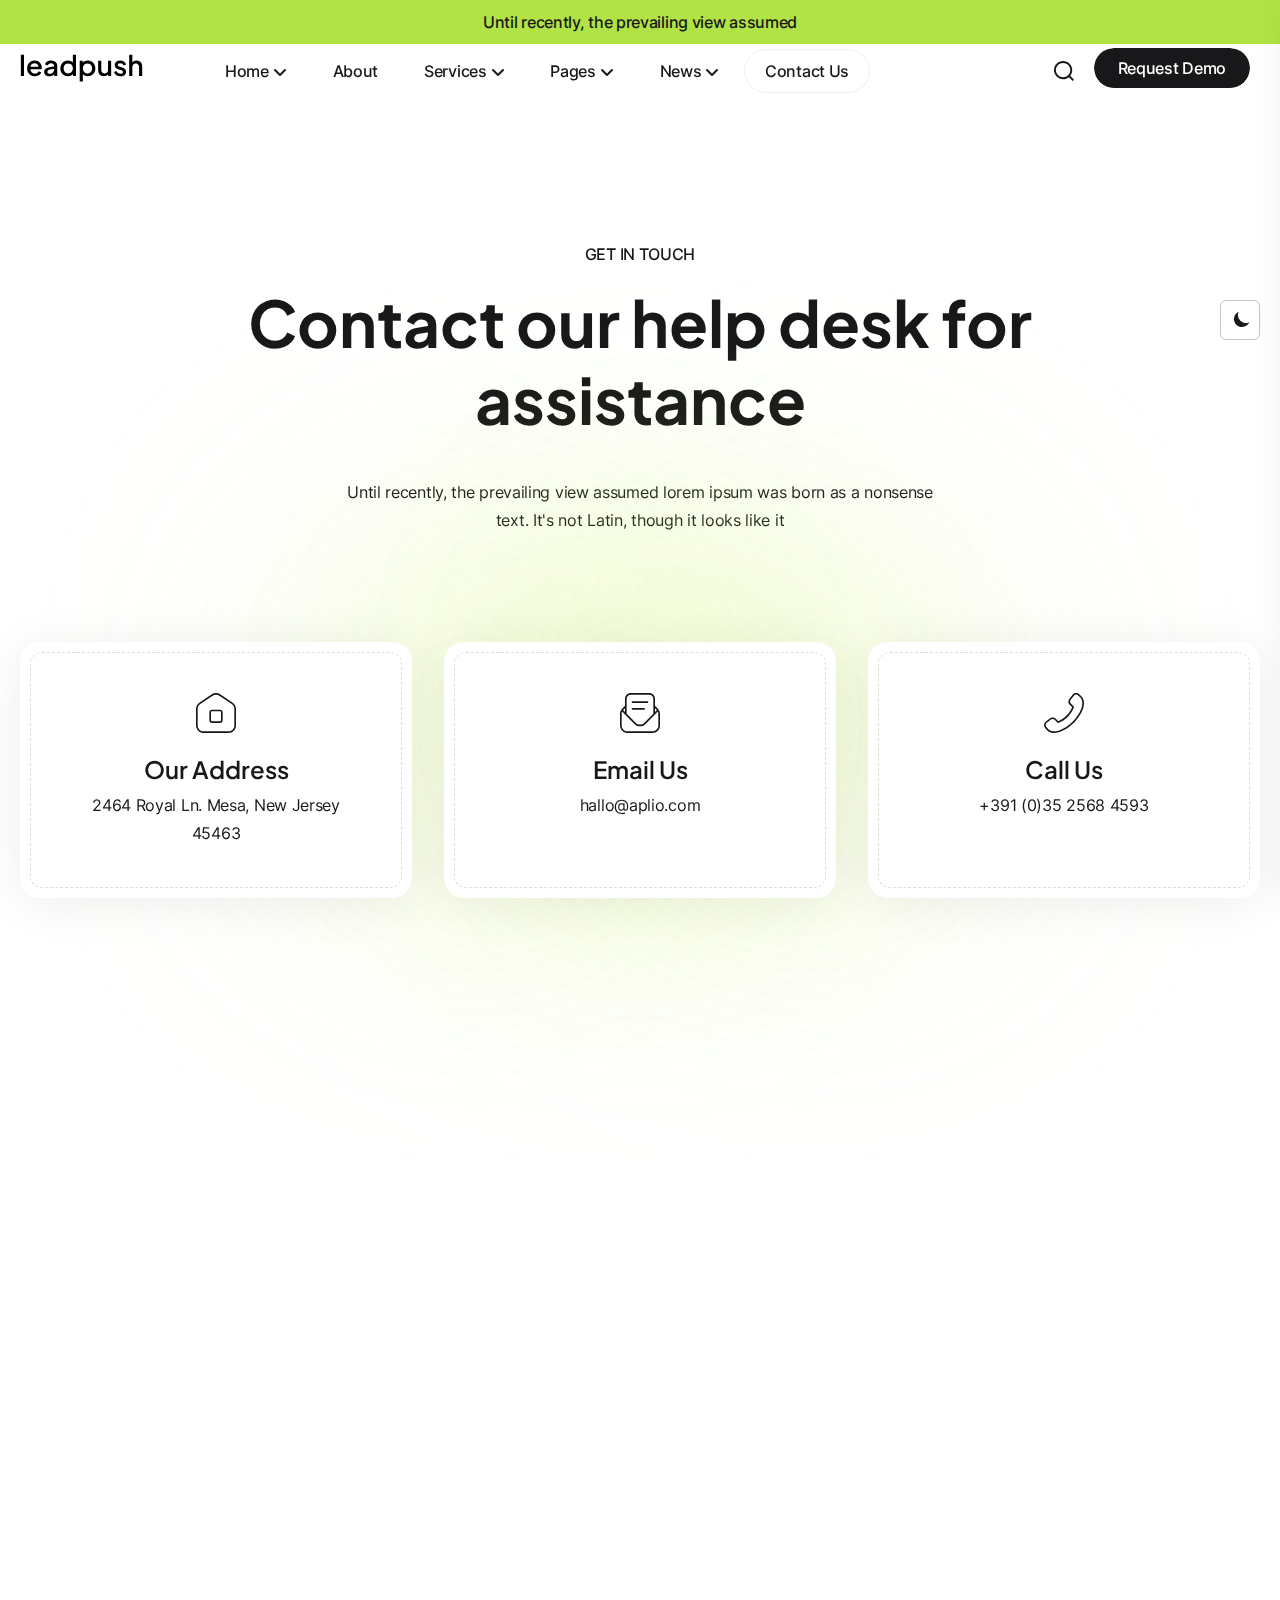
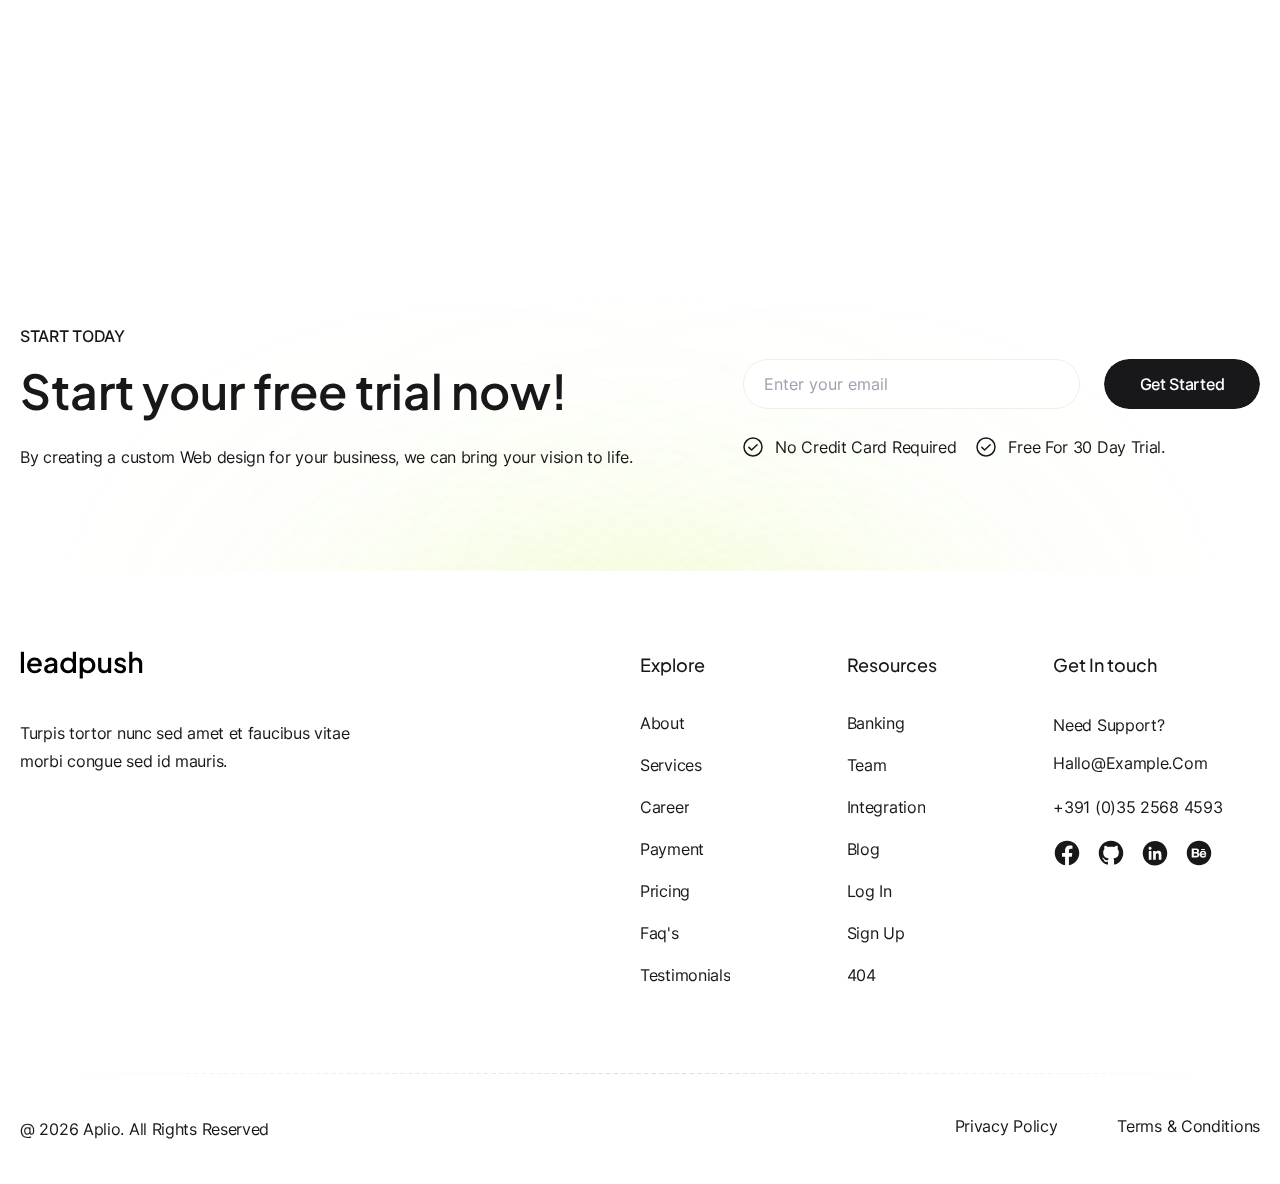
<file: contact.html>
<!DOCTYPE html><html lang="zxx"><head>
  <meta charset="utf-8">
  <title>Aplio</title>

  <!--Meta For No Index-->
  <meta name="robots" content="noindex, Nofollow, Noimageindex">
  
  <!-- mobile responsive meta -->
  <meta name="viewport" content="width=device-width, initial-scale=1">
  <meta name="viewport" content="width=device-width, initial-scale=1, maximum-scale=1">

  <!-- Stylesheets -->

  <link href="css/all.css" rel="stylesheet">
  <link href="css/fancybox.css" rel="stylesheet">
  <link href="css/swiper.css" rel="stylesheet">
  <link href="css/aos.css" rel="stylesheet">
  <link href="css/theme.css" rel="stylesheet">

  <!--Favicon-->
  <link rel="apple-touch-icon" sizes="57x57" href="images/apple-icon-57x57.png">
  <link rel="apple-touch-icon" sizes="60x60" href="images/apple-icon-60x60.png">
  <link rel="apple-touch-icon" sizes="72x72" href="images/apple-icon-72x72.png">
  <link rel="apple-touch-icon" sizes="76x76" href="images/apple-icon-76x76.png">
  <link rel="apple-touch-icon" sizes="114x114" href="images/apple-icon-114x114.png">
  <link rel="apple-touch-icon" sizes="120x120" href="images/apple-icon-120x120.png">
  <link rel="apple-touch-icon" sizes="144x144" href="images/apple-icon-144x144.png">
  <link rel="apple-touch-icon" sizes="152x152" href="images/apple-icon-152x152.png">
  <link rel="apple-touch-icon" sizes="180x180" href="images/apple-icon-180x180.png">
  <link rel="icon" type="image/png" sizes="192x192" href="images/android-icon-192x192.png">
  <link rel="icon" type="image/png" sizes="32x32" href="images/favicon-32x32.png">
  <link rel="icon" type="image/png" sizes="96x96" href="images/favicon-96x96.png">
  <link rel="icon" type="image/png" sizes="16x16" href="images/favicon-16x16.png">
  <link rel="shortcut icon" href="favicon.ico" type="image/x-icon">
  <link rel="icon" href="images/favicon.png" type="image/x-icon">
</head>

<body class="relative overflow-x-hidden  text-base antialiased bg-white dark:bg-dark-300 font-Inter">
  <div class="toggle-button fixed right-5 max-lg:bottom-2.5 lg:top-1/3 z-[10000000000]">
    <button id="theme-toggle" type="button" class="text-paragraph dark:text-white focus:outline-none focus:ring-0 focus:ring-gray-200 w-10 h-10 border rounded-md border-paragraph/25 dark:border-borderColour-dark flex justify-center items-center">
      <svg id="theme-toggle-dark-icon" class="hidden w-5 h-5 ml-1 -mt-[1px]" fill="currentColor" viewBox="0 0 20 20" xmlns="http://www.w3.org/2000/svg">
        <path d="M17.293 13.293A8 8 0 016.707 2.707a8.001 8.001 0 1010.586 10.586z"></path>
      </svg>
      <svg id="theme-toggle-light-icon" class="hidden w-5 h-5" fill="currentColor" viewBox="0 0 20 20" xmlns="http://www.w3.org/2000/svg">
        <path d="M10 2a1 1 0 011 1v1a1 1 0 11-2 0V3a1 1 0 011-1zm4 8a4 4 0 11-8 0 4 4 0 018 0zm-.464 4.95l.707.707a1 1 0 001.414-1.414l-.707-.707a1 1 0 00-1.414 1.414zm2.12-10.607a1 1 0 010 1.414l-.706.707a1 1 0 11-1.414-1.414l.707-.707a1 1 0 011.414 0zM17 11a1 1 0 100-2h-1a1 1 0 100 2h1zm-7 4a1 1 0 011 1v1a1 1 0 11-2 0v-1a1 1 0 011-1zM5.05 6.464A1 1 0 106.465 5.05l-.708-.707a1 1 0 00-1.414 1.414l.707.707zm1.414 8.486l-.707.707a1 1 0 01-1.414-1.414l.707-.707a1 1 0 011.414 1.414zM4 11a1 1 0 100-2H3a1 1 0 000 2h1z" fill-rule="evenodd" clip-rule="evenodd"></path>
      </svg>
    </button>
  </div>

<div class="top-nav fixed top-0 left-0 w-full py-2 text-center duration-500 transition-all origin-top scale-y-100 bg-primary" id="top-nav">
  <p class="max-lg:text-sm text-paragraph dark:text-paragraph font-medium">
    Until recently, the prevailing view assumed
  </p>
</div>


<header class="fixed left-0 top-12 z-[1000000000] duration-500  transition-all w-full bg-transparent" id="mainnavigationBar">
  <nav class="container flex  items-center">
    <div class="nav-logo">
      <a href="index.html">
        <img src="fonts/logo.svg" alt="logo" class="dark:hidden">
        <img src="fonts/logo-light.svg" alt="logo dark version" class="hidden dark:inline-block">
      </a>
    </div>
    <ul class="nav-list hidden lg:flex lg:ml-7 xl:ml-15  [&amp;>*:not(:last-child)]:me-1">
      <li class="relative group">
        <a href="javascript:void(0)" class="font-Inter flex items-center text-base font-medium leading-8 text-paragraph dark:text-white py-[5px] px-5 lg:px-4 xl:px-5 border rounded-large border-transparent hover:bg-white hover:border-borderColour dark:hover:bg-dark-200 
          dark:hover:border-borderColour/10 duration-500 hover:duration-500 transition-colors  ">
          Home
          <i class="fa-solid fa-angle-down text-paragraph dark:text-white ml-1 group-hover:rotate-180 duration-500 mt-1"></i>
        </a>
        <ul class="absolute min-w-[250px] left-0 top-12  p-5   opacity-0 scale-y-0 origin-top duration-500 group-hover:scale-y-100 bg-white dark:bg-dark-200  group-hover:opacity-100 rounded-md [&amp;>*:not(:last-child)]:border-b [&amp;>*:not(:last-child)]:border-dashed [&amp;>*:not(:last-child)]:border-borderColour dark:[&amp;>*:not(:last-child)]:border-borderColour-dark [&amp;>*:not(:first-child)]:mt-2.5 z-10">
          <li class="relative overflow-hidden text-base capitalize text-paragraph pb-2.5 before:absolute before:bottom-0 before:left-0 before:h-[2px] before:w-full before:origin-right before:scale-x-0 before:bg-paragraph dark:before:bg-white  before:transition-transform before:duration-500 duration-500 before:content-[''] before:hover:origin-left before:hover:scale-x-100">
            <a href="index.html" class="flex">
              Home 1
            </a>
          </li>
          <li class="relative overflow-hidden text-base capitalize text-paragraph pb-2.5 before:absolute before:bottom-0 before:left-0 before:h-[2px] before:w-full before:origin-right before:scale-x-0 before:bg-paragraph dark:before:bg-white  before:transition-transform before:duration-500 duration-500 before:content-[''] before:hover:origin-left before:hover:scale-x-100">
            <a href="payment.html" class="flex">
              Home 2
            </a>
          </li>
          <li class="relative overflow-hidden text-base capitalize text-paragraph pb-2.5 before:absolute before:bottom-0 before:left-0 before:h-[2px] before:w-full before:origin-right before:scale-x-0 before:bg-paragraph dark:before:bg-white  before:transition-transform before:duration-500 before:content-[''] before:hover:origin-left before:hover:scale-x-100">
            <a href="banking.html" class="flex">
              Home 3
            </a>
          </li>
        </ul>
      </li>
      <li>
        <a href="about.html" class="font-Inter flex items-center text-base font-medium leading-8 text-paragraph dark:text-white py-[5px] px-5 lg:px-4 xl:px-5 border rounded-large border-transparent hover:bg-white hover:border-borderColour dark:hover:bg-dark-200 
          dark:hover:border-borderColour/10 duration-500 hover:duration-500 transition-colors ">
          About
        </a>
      </li>
      <li class="relative group">
        <a href="javascript:void(0)" class="font-Inter flex items-center text-base font-medium leading-8 text-paragraph dark:text-white py-[5px] px-5 lg:px-4 xl:px-5 border rounded-large border-transparent hover:bg-white hover:border-borderColour dark:hover:bg-dark-200 
          dark:hover:border-borderColour/10 duration-500 hover:duration-500 transition-colors ">
          Services
          <i class="fa-solid fa-angle-down text-paragraph dark:text-white ml-1 group-hover:rotate-180 duration-500 mt-1"></i>
        </a>
        <ul class="absolute min-w-[250px] left-0 top-12  p-5   opacity-0 scale-y-0 origin-top duration-500 group-hover:scale-y-100 bg-white dark:bg-dark-200  group-hover:opacity-100 rounded-md [&amp;>*:not(:last-child)]:border-b [&amp;>*:not(:last-child)]:border-dashed [&amp;>*:not(:last-child)]:border-borderColour dark:[&amp;>*:not(:last-child)]:border-borderColour-dark [&amp;>*:not(:first-child)]:mt-2.5 z-10">
          <li class="relative overflow-hidden text-base capitalize text-paragraph pb-2.5 before:absolute before:bottom-0 before:left-0 before:h-[2px] before:w-full before:origin-right before:scale-x-0 before:bg-paragraph dark:before:bg-white  before:transition-transform before:duration-500 duration-500 before:content-[''] before:hover:origin-left before:hover:scale-x-100">
            <a href="services.html" class="flex">
              Services
            </a>
          </li>
          <li class="relative overflow-hidden text-base capitalize text-paragraph pb-2.5 before:absolute before:bottom-0 before:left-0 before:h-[2px] before:w-full before:origin-right before:scale-x-0 before:bg-paragraph dark:before:bg-white  before:transition-transform before:duration-500 duration-500 before:content-[''] before:hover:origin-left before:hover:scale-x-100">
            <a href="services-single.html"> Service Single </a>
          </li>
        </ul>
      </li>
      <li class="relative group">
        <a href="javascript:void(0)" class="font-Inter flex items-center text-base font-medium leading-8 text-paragraph dark:text-white py-[5px] px-5 lg:px-4 xl:px-5 border rounded-large border-transparent hover:bg-white hover:border-borderColour dark:hover:bg-dark-200 
          dark:hover:border-borderColour/10 duration-500 hover:duration-500 transition-colors group">
          Pages
          <i class="fa-solid fa-angle-down text-paragraph dark:text-white ml-1 group-hover:rotate-180 duration-500 mt-1"></i>
        </a>
        <ul class="absolute min-w-[250px] left-0 top-12  p-5   opacity-0 scale-y-0 origin-top duration-500 group-hover:scale-y-100 bg-white dark:bg-dark-200  group-hover:opacity-100 rounded-md [&amp;>*:not(:last-child)]:border-b [&amp;>*:not(:last-child)]:border-dashed [&amp;>*:not(:last-child)]:border-borderColour dark:[&amp;>*:not(:last-child)]:border-borderColour-dark [&amp;>*:not(:first-child)]:mt-2.5 z-10">
          <li class="relative overflow-hidden text-base capitalize text-paragraph pb-2.5 before:absolute before:bottom-0 before:left-0 before:h-[2px] before:w-full before:origin-right before:scale-x-0 before:bg-paragraph dark:before:bg-white  before:transition-transform before:duration-500 before:content-[''] before:hover:origin-left before:hover:scale-x-100">
            <a href="team.html" class="flex">
              team
            </a>
          </li>
          <li class="relative overflow-hidden text-base capitalize text-paragraph pb-2.5 before:absolute before:bottom-0 before:left-0 before:h-[2px] before:w-full before:origin-right before:scale-x-0 before:bg-paragraph dark:before:bg-white  before:transition-transform before:duration-500 before:content-[''] before:hover:origin-left before:hover:scale-x-100">
            <a href="team-single.html" class="flex">
              Team Details
            </a>
          </li>
          <li class="relative overflow-hidden text-base capitalize text-paragraph pb-2.5 before:absolute before:bottom-0 before:left-0 before:h-[2px] before:w-full before:origin-right before:scale-x-0 before:bg-paragraph dark:before:bg-white  before:transition-transform before:duration-500 before:content-[''] before:hover:origin-left before:hover:scale-x-100">
            <a href="testimonial.html" class="flex">
              Testimonial
            </a>
          </li>
          <li class="relative overflow-hidden text-base capitalize text-paragraph pb-2.5 before:absolute before:bottom-0 before:left-0 before:h-[2px] before:w-full before:origin-right before:scale-x-0 before:bg-paragraph dark:before:bg-white  before:transition-transform before:duration-500 before:content-[''] before:hover:origin-left before:hover:scale-x-100">
            <a href="price.html" class="flex">
              Price
            </a>
          </li>
          <li class="relative overflow-hidden text-base capitalize text-paragraph pb-2.5 before:absolute before:bottom-0 before:left-0 before:h-[2px] before:w-full before:origin-right before:scale-x-0 before:bg-paragraph dark:before:bg-white  before:transition-transform before:duration-500 before:content-[''] before:hover:origin-left before:hover:scale-x-100">
            <a href="career.html" class="flex">
              Career
            </a>
          </li>
          <li class="relative overflow-hidden text-base capitalize text-paragraph pb-2.5 before:absolute before:bottom-0 before:left-0 before:h-[2px] before:w-full before:origin-right before:scale-x-0 before:bg-paragraph dark:before:bg-white  before:transition-transform before:duration-500 before:content-[''] before:hover:origin-left before:hover:scale-x-100">
            <a href="career-single.html" class="flex">
              Career Single
            </a>
          </li>
          <li class="relative overflow-hidden text-base capitalize text-paragraph pb-2.5 before:absolute before:bottom-0 before:left-0 before:h-[2px] before:w-full before:origin-right before:scale-x-0 before:bg-paragraph dark:before:bg-white  before:transition-transform before:duration-500 before:content-[''] before:hover:origin-left before:hover:scale-x-100">
            <a href="faq.html" class="flex">
              FAQ
            </a>
          </li>

          <li class="relative overflow-hidden text-base capitalize text-paragraph pb-2.5 before:absolute before:bottom-0 before:left-0 before:h-[2px] before:w-full before:origin-right before:scale-x-0 before:bg-paragraph dark:before:bg-white  before:transition-transform before:duration-500 before:content-[''] before:hover:origin-left before:hover:scale-x-100">
            <a href="integration.html" class="flex">
              Integration
            </a>
          </li>
          <li class="relative overflow-hidden text-base capitalize text-paragraph pb-2.5 before:absolute before:bottom-0 before:left-0 before:h-[2px] before:w-full before:origin-right before:scale-x-0 before:bg-paragraph dark:before:bg-white  before:transition-transform before:duration-500 before:content-[''] before:hover:origin-left before:hover:scale-x-100">
            <a href="login.html" class="flex">
              Log In
            </a>
          </li>
          <li class="relative overflow-hidden text-base capitalize text-paragraph pb-2.5 before:absolute before:bottom-0 before:left-0 before:h-[2px] before:w-full before:origin-right before:scale-x-0 before:bg-paragraph dark:before:bg-white  before:transition-transform before:duration-500 before:content-[''] before:hover:origin-left before:hover:scale-x-100">
            <a href="signup.html" class="flex">
              Sign Up
            </a>
          </li>
          <li class="relative overflow-hidden text-base capitalize text-paragraph pb-2.5 before:absolute before:bottom-0 before:left-0 before:h-[2px] before:w-full before:origin-right before:scale-x-0 before:bg-paragraph dark:before:bg-white  before:transition-transform before:duration-500 before:content-[''] before:hover:origin-left before:hover:scale-x-100">
            <a href="404.html" class="flex">
              404
            </a>
          </li>
        </ul>
      </li>
      <li class="relative group">
        <a href="javascript:void(0)" class="font-Inter flex items-center text-base font-medium leading-8 text-paragraph dark:text-white py-[5px] px-5 lg:px-4 xl:px-5 border rounded-large border-transparent hover:bg-white hover:border-borderColour dark:hover:bg-dark-200 
          dark:hover:border-borderColour/10 duration-500 hover:duration-500 transition-colors   ">
          News
          <i class="fa-solid fa-angle-down text-paragraph dark:text-white ml-1 group-hover:rotate-180 duration-500 mt-1"></i>
        </a>
        <ul class="absolute min-w-[250px] left-0 top-12  p-5   opacity-0 scale-y-0 origin-top duration-500 group-hover:scale-y-100 bg-white dark:bg-dark-200  group-hover:opacity-100 rounded-md [&amp;>*:not(:last-child)]:border-b [&amp;>*:not(:last-child)]:border-dashed [&amp;>*:not(:last-child)]:border-borderColour dark:[&amp;>*:not(:last-child)]:border-borderColour-dark [&amp;>*:not(:first-child)]:mt-2.5 z-10">
          <li class="relative overflow-hidden text-base capitalize text-paragraph pb-2.5 before:absolute before:bottom-0 before:left-0 before:h-[2px] before:w-full before:origin-right before:scale-x-0 before:bg-paragraph dark:before:bg-white  before:transition-transform before:duration-500 before:content-[''] before:hover:origin-left before:hover:scale-x-100">
            <a href="blog.html" class="flex">
              Blog Grid
            </a>
          </li>
          <li class="relative overflow-hidden text-base capitalize text-paragraph pb-2.5 before:absolute before:bottom-0 before:left-0 before:h-[2px] before:w-full before:origin-right before:scale-x-0 before:bg-paragraph dark:before:bg-white  before:transition-transform before:duration-500 before:content-[''] before:hover:origin-left before:hover:scale-x-100">
            <a href="blog-list.html" class="flex">
              Blog List
            </a>
          </li>
          <li class="relative overflow-hidden text-base capitalize text-paragraph pb-2.5 before:absolute before:bottom-0 before:left-0 before:h-[2px] before:w-full before:origin-right before:scale-x-0 before:bg-paragraph dark:before:bg-white  before:transition-transform before:duration-500 before:content-[''] before:hover:origin-left before:hover:scale-x-100">
            <a href="categories.html" class="flex">
              Blog Categories
            </a>
          </li>
          <li class="relative overflow-hidden text-base capitalize text-paragraph pb-2.5 before:absolute before:bottom-0 before:left-0 before:h-[2px] before:w-full before:origin-right before:scale-x-0 before:bg-paragraph dark:before:bg-white  before:transition-transform before:duration-500 before:content-[''] before:hover:origin-left before:hover:scale-x-100">
            <a href="tags.html" class="flex">
              Blog Tags
            </a>
          </li>
          <li class="relative overflow-hidden text-base capitalize text-paragraph pb-2.5 before:absolute before:bottom-0 before:left-0 before:h-[2px] before:w-full before:origin-right before:scale-x-0 before:bg-paragraph dark:before:bg-white  before:transition-transform before:duration-500 before:content-[''] before:hover:origin-left before:hover:scale-x-100">
            <a href="blog-details.html" class="flex">
              Blog Details
            </a>
          </li>
        </ul>
      </li>
      <li>
        <a href="contact.html" class="font-Inter flex items-center text-base font-medium leading-8 text-paragraph dark:text-white py-[5px] px-5 lg:px-4 xl:px-5 border rounded-large border-transparent hover:bg-white hover:border-borderColour dark:hover:bg-dark-200 
          dark:hover:border-borderColour/10 duration-500 hover:duration-500 transition-colors  active">
          Contact Us
        </a>
      </li>
    </ul>
    <ul class="flex items-center ml-auto  [&amp;>*:not(:last-child)]:me-2.5">
      <li class="">
        <button class="bg-white dark:bg-dark-200 p-2.5 rounded-full " id="open-btn">
          <svg width="20" height="20" viewBox="0 0 20 20" fill="none" xmlns="http://www.w3.org/2000/svg">
            <path fill-rule="evenodd" clip-rule="evenodd" d="M9.11278 0C14.1369 0 18.2245 4.08758 18.2245 9.11278C18.2245 11.2861 17.4592 13.5472 16.1845 14.8512L20 18.6667L18.6667 20L14.8512 16.1856C13.5667 17.4603 11.2861 18.2245 9.11278 18.2245C4.08758 18.2245 0 14.1369 0 9.11278C0 4.08758 4.08758 0 9.11278 0ZM9.11278 16.3395C13.0974 16.3395 16.3395 13.0974 16.3395 9.11278C16.3395 5.12818 13.0974 1.88608 9.11278 1.88608C5.12709 1.88608 1.88499 5.12818 1.88499 9.11278C1.88499 13.0974 5.12709 16.3395 9.11278 16.3395Z" fill="" class="fill-paragraph dark:fill-white"></path>
          </svg>
        </button>
      </li>
      <li class="max-lg:hidden">
        <a href="request-demo.html" class="btn btn-navbar btn-sm">
          Request Demo
        </a>
      </li>
      <li class="max-lg:inline-block lg:hidden ">
        <button class="outline-none mobile-menu-button w-10 h-10 rounded-full bg-white dark:bg-dark-200 relative ">
          <svg xmlns="http://www.w3.org/2000/svg" width="22" height="14" viewBox="0 0 22 14" fill="none" class="absolute top-1/2 left-1/2 -translate-x-1/2 -translate-y-1/2">
            <path d="M0 1C0 0.447715 0.447715 0 1 0H21C21.5523 0 22 0.447715 22 1C22 1.55228 21.5523 2 21 2H1C0.447716 2 0 1.55228 0 1Z" fill="" class="fill-paragraph dark:fill-white"></path>
            <path d="M8 7C8 6.44772 8.44772 6 9 6H21C21.5523 6 22 6.44772 22 7C22 7.55228 21.5523 8 21 8H9C8.44772 8 8 7.55228 8 7Z" fill="" class="fill-paragraph dark:fill-white"></path>
            <path d="M4 13C4 12.4477 4.44772 12 5 12H21C21.5523 12 22 12.4477 22 13C22 13.5523 21.5523 14 21 14H5C4.44772 14 4 13.5523 4 13Z" fill="" class="fill-paragraph dark:fill-white"></path>
          </svg>
        </button>
      </li>
    </ul>
    <div class="mobile-menu max-lg:overflow-y-auto">
      <button class=" outline-none navbar-toggle-close  w-10 h-10 rounded-full bg-white dark:bg-dark-200 absolute right-6 top-5 ">
        <i class="fa-solid fa-times"></i>
      </button>
      <ul class="nav-list flex flex-col gap-5 w-full max-w-[500px] landscape:h-full">
        <li class="relative group">
          <a href="javascript:void(0)" class="font-Inter flex items-center text-base font-medium leading-8 text-paragraph dark:text-white py-[5px] px-5 lg:px-4 xl:px-5 border rounded-large border-transparent hover:bg-white hover:border-borderColour dark:hover:bg-dark-200 
          dark:hover:border-borderColour/10 duration-500 hover:duration-500 transition-colors  ">
            Home
            <i class="fa-solid fa-angle-down text-paragraph ml-auto dark:text-white group-hover:rotate-180 duration-500 mt-1"></i>
          </a>
          <ul class="absolute w-full min-w-[250px] left-0 top-12  p-5   opacity-0 scale-y-0 origin-top duration-500 group-hover:scale-y-100 bg-white dark:bg-dark-200  group-hover:opacity-100 rounded-md [&amp;>*:not(:last-child)]:border-b [&amp;>*:not(:last-child)]:border-dashed [&amp;>*:not(:last-child)]:border-borderColour dark:[&amp;>*:not(:last-child)]:border-borderColour-dark [&amp;>*:not(:first-child)]:mt-2.5 z-10">
            <li class="relative overflow-hidden text-base capitalize text-paragraph pb-2.5 before:absolute before:bottom-0 before:left-0 before:h-[2px] before:w-full before:origin-right before:scale-x-0 before:bg-paragraph dark:before:bg-white  before:transition-transform before:duration-500 duration-500 before:content-[''] before:hover:origin-left before:hover:scale-x-100">
              <a href="index.html" class="flex">
                Home 1
              </a>
            </li>
            <li class="relative overflow-hidden text-base capitalize text-paragraph pb-2.5 before:absolute before:bottom-0 before:left-0 before:h-[2px] before:w-full before:origin-right before:scale-x-0 before:bg-paragraph dark:before:bg-white  before:transition-transform before:duration-500 duration-500 before:content-[''] before:hover:origin-left before:hover:scale-x-100">
              <a href="payment.html" class="flex">
                Home 2
              </a>
            </li>
            <li class="relative overflow-hidden text-base capitalize text-paragraph pb-2.5 before:absolute before:bottom-0 before:left-0 before:h-[2px] before:w-full before:origin-right before:scale-x-0 before:bg-paragraph dark:before:bg-white  before:transition-transform before:duration-500 before:content-[''] before:hover:origin-left before:hover:scale-x-100">
              <a href="banking.html" class="flex">
                Home 3
              </a>
            </li>
          </ul>
        </li>
        <li>
          <a href="about.html" class="font-Inter flex items-center text-base font-medium leading-8 text-paragraph dark:text-white py-[5px] px-5 lg:px-4 xl:px-5 border rounded-large border-transparent hover:bg-white hover:border-borderColour dark:hover:bg-dark-200 
          dark:hover:border-borderColour/10 duration-500 hover:duration-500 transition-colors ">
            About
          </a>
        </li>
        <li class="relative group">
          <a href="javascript:void(0)" class="font-Inter flex items-center text-base font-medium leading-8 text-paragraph dark:text-white py-[5px] px-5 lg:px-4 xl:px-5 border rounded-large border-transparent hover:bg-white hover:border-borderColour dark:hover:bg-dark-200 
          dark:hover:border-borderColour/10 duration-500 hover:duration-500 transition-colors ">
            Services
            <i class="fa-solid fa-angle-down text-paragraph dark:text-white  ml-auto group-hover:rotate-180 duration-500 mt-1"></i>
          </a>
          <ul class="absolute w-full min-w-[250px] left-0 top-12  p-5   opacity-0 scale-y-0 origin-top duration-500 group-hover:scale-y-100 bg-white dark:bg-dark-200  group-hover:opacity-100 rounded-md [&amp;>*:not(:last-child)]:border-b [&amp;>*:not(:last-child)]:border-dashed [&amp;>*:not(:last-child)]:border-borderColour dark:[&amp;>*:not(:last-child)]:border-borderColour-dark [&amp;>*:not(:first-child)]:mt-2.5 z-10">
            <li class="relative overflow-hidden text-base capitalize text-paragraph pb-2.5 before:absolute before:bottom-0 before:left-0 before:h-[2px] before:w-full before:origin-right before:scale-x-0 before:bg-paragraph dark:before:bg-white  before:transition-transform before:duration-500 duration-500 before:content-[''] before:hover:origin-left before:hover:scale-x-100">
              <a href="services.html" class="flex">
                Services
              </a>
            </li>
            <li class="relative overflow-hidden text-base capitalize text-paragraph pb-2.5 before:absolute before:bottom-0 before:left-0 before:h-[2px] before:w-full before:origin-right before:scale-x-0 before:bg-paragraph dark:before:bg-white  before:transition-transform before:duration-500 duration-500 before:content-[''] before:hover:origin-left before:hover:scale-x-100">
              <a href="services-single.html" class="flex">
                Service Single
              </a>
            </li>
          </ul>
        </li>
        <li class="relative group">
          <a href="javascript:void(0)" class="font-Inter flex items-center text-base font-medium leading-8 text-paragraph dark:text-white py-[5px] px-5 lg:px-4 xl:px-5 border rounded-large border-transparent hover:bg-white hover:border-borderColour dark:hover:bg-dark-200 
          dark:hover:border-borderColour/10 duration-500 hover:duration-500 transition-colors group">
            Pages
            <i class="fa-solid fa-angle-down text-paragraph dark:text-white ml-auto group-hover:rotate-180 duration-500 mt-1"></i>
          </a>
          <ul class="absolute w-full min-w-[250px] left-0 top-12  p-5   opacity-0 scale-y-0 origin-top duration-500 group-hover:scale-y-100 bg-white dark:bg-dark-200  group-hover:opacity-100 rounded-md [&amp;>*:not(:last-child)]:border-b [&amp;>*:not(:last-child)]:border-dashed [&amp;>*:not(:last-child)]:border-borderColour dark:[&amp;>*:not(:last-child)]:border-borderColour-dark [&amp;>*:not(:first-child)]:mt-2.5 z-10">
            <li class="relative overflow-hidden text-base capitalize text-paragraph pb-2.5 before:absolute before:bottom-0 before:left-0 before:h-[2px] before:w-full before:origin-right before:scale-x-0 before:bg-paragraph dark:before:bg-white  before:transition-transform before:duration-500 before:content-[''] before:hover:origin-left before:hover:scale-x-100">
              <a href="team.html" class="flex">
                team
              </a>
            </li>
            <li class="relative overflow-hidden text-base capitalize text-paragraph pb-2.5 before:absolute before:bottom-0 before:left-0 before:h-[2px] before:w-full before:origin-right before:scale-x-0 before:bg-paragraph dark:before:bg-white  before:transition-transform before:duration-500 before:content-[''] before:hover:origin-left before:hover:scale-x-100">
              <a href="team-single.html" class="flex">
                Team Details
              </a>
            </li>
            <li class="relative overflow-hidden text-base capitalize text-paragraph pb-2.5 before:absolute before:bottom-0 before:left-0 before:h-[2px] before:w-full before:origin-right before:scale-x-0 before:bg-paragraph dark:before:bg-white  before:transition-transform before:duration-500 before:content-[''] before:hover:origin-left before:hover:scale-x-100">
              <a href="testimonial.html" class="flex">
                Testimonial
              </a>
            </li>
            <li class="relative overflow-hidden text-base capitalize text-paragraph pb-2.5 before:absolute before:bottom-0 before:left-0 before:h-[2px] before:w-full before:origin-right before:scale-x-0 before:bg-paragraph dark:before:bg-white  before:transition-transform before:duration-500 before:content-[''] before:hover:origin-left before:hover:scale-x-100">
              <a href="price.html" class="flex">
                Price
              </a>
            </li>
            <li class="relative overflow-hidden text-base capitalize text-paragraph pb-2.5 before:absolute before:bottom-0 before:left-0 before:h-[2px] before:w-full before:origin-right before:scale-x-0 before:bg-paragraph dark:before:bg-white  before:transition-transform before:duration-500 before:content-[''] before:hover:origin-left before:hover:scale-x-100">
              <a href="career.html" class="flex">
                Career
              </a>
            </li>
            <li class="relative overflow-hidden text-base capitalize text-paragraph pb-2.5 before:absolute before:bottom-0 before:left-0 before:h-[2px] before:w-full before:origin-right before:scale-x-0 before:bg-paragraph dark:before:bg-white  before:transition-transform before:duration-500 before:content-[''] before:hover:origin-left before:hover:scale-x-100">
              <a href="career-single.html" class="flex">
                Career Single
              </a>
            </li>
            <li class="relative overflow-hidden text-base capitalize text-paragraph pb-2.5 before:absolute before:bottom-0 before:left-0 before:h-[2px] before:w-full before:origin-right before:scale-x-0 before:bg-paragraph dark:before:bg-white  before:transition-transform before:duration-500 before:content-[''] before:hover:origin-left before:hover:scale-x-100">
              <a href="faq.html" class="flex">FAQ</a>
            </li>

            <li class="relative overflow-hidden text-base capitalize text-paragraph pb-2.5 before:absolute before:bottom-0 before:left-0 before:h-[2px] before:w-full before:origin-right before:scale-x-0 before:bg-paragraph dark:before:bg-white  before:transition-transform before:duration-500 before:content-[''] before:hover:origin-left before:hover:scale-x-100">
              <a href="integration.html" class="flex">
                Integration
              </a>
            </li>
            <li class="relative overflow-hidden text-base capitalize text-paragraph pb-2.5 before:absolute before:bottom-0 before:left-0 before:h-[2px] before:w-full before:origin-right before:scale-x-0 before:bg-paragraph dark:before:bg-white  before:transition-transform before:duration-500 before:content-[''] before:hover:origin-left before:hover:scale-x-100">
              <a href="login.html" class="flex">
                Log In
              </a>
            </li>
            <li class="relative overflow-hidden text-base capitalize text-paragraph pb-2.5 before:absolute before:bottom-0 before:left-0 before:h-[2px] before:w-full before:origin-right before:scale-x-0 before:bg-paragraph dark:before:bg-white  before:transition-transform before:duration-500 before:content-[''] before:hover:origin-left before:hover:scale-x-100">
              <a href="signup.html" class="flex">
                Sign Up
              </a>
            </li>
            <li class="relative overflow-hidden text-base capitalize text-paragraph pb-2.5 before:absolute before:bottom-0 before:left-0 before:h-[2px] before:w-full before:origin-right before:scale-x-0 before:bg-paragraph dark:before:bg-white  before:transition-transform before:duration-500 before:content-[''] before:hover:origin-left before:hover:scale-x-100">
              <a href="404.html" class="flex">404</a>
            </li>
          </ul>
        </li>
        <li class="relative group">
          <a href="javascript:void(0)" class="font-Inter flex items-center text-base font-medium leading-8 text-paragraph dark:text-white py-[5px] px-5 lg:px-4 xl:px-5 border rounded-large border-transparent hover:bg-white hover:border-borderColour dark:hover:bg-dark-200 
          dark:hover:border-borderColour/10 duration-500 hover:duration-500 transition-colors ">
            News
            <i class="fa-solid fa-angle-down text-paragraph dark:text-white ml-auto group-hover:rotate-180 duration-500 mt-1"></i>
          </a>
          <ul class="absolute w-full min-w-[250px] left-0 top-12  p-5   opacity-0 scale-y-0 origin-top duration-500 group-hover:scale-y-100 bg-white dark:bg-dark-200  group-hover:opacity-100 rounded-md [&amp;>*:not(:last-child)]:border-b [&amp;>*:not(:last-child)]:border-dashed [&amp;>*:not(:last-child)]:border-borderColour dark:[&amp;>*:not(:last-child)]:border-borderColour-dark [&amp;>*:not(:first-child)]:mt-2.5 z-10">
            <li class="relative overflow-hidden text-base capitalize text-paragraph pb-2.5 before:absolute before:bottom-0 before:left-0 before:h-[2px] before:w-full before:origin-right before:scale-x-0 before:bg-paragraph dark:before:bg-white  before:transition-transform before:duration-500 before:content-[''] before:hover:origin-left before:hover:scale-x-100">
              <a href="blog.html" class="flex">
                Blog Grid
              </a>
            </li>
            <li class="relative overflow-hidden text-base capitalize text-paragraph pb-2.5 before:absolute before:bottom-0 before:left-0 before:h-[2px] before:w-full before:origin-right before:scale-x-0 before:bg-paragraph dark:before:bg-white  before:transition-transform before:duration-500 before:content-[''] before:hover:origin-left before:hover:scale-x-100">
              <a href="blog-list.html" class="flex">
                Blog List
              </a>
            </li>
            <li class="relative overflow-hidden text-base capitalize text-paragraph pb-2.5 before:absolute before:bottom-0 before:left-0 before:h-[2px] before:w-full before:origin-right before:scale-x-0 before:bg-paragraph dark:before:bg-white  before:transition-transform before:duration-500 before:content-[''] before:hover:origin-left before:hover:scale-x-100">
              <a href="categories.html" class="flex">
                Blog Categories
              </a>
            </li>
            <li class="relative overflow-hidden text-base capitalize text-paragraph pb-2.5 before:absolute before:bottom-0 before:left-0 before:h-[2px] before:w-full before:origin-right before:scale-x-0 before:bg-paragraph dark:before:bg-white  before:transition-transform before:duration-500 before:content-[''] before:hover:origin-left before:hover:scale-x-100">
              <a href="tags.html" class="flex">
                Blog Tags
              </a>
            </li>
            <li class="relative overflow-hidden text-base capitalize text-paragraph pb-2.5 before:absolute before:bottom-0 before:left-0 before:h-[2px] before:w-full before:origin-right before:scale-x-0 before:bg-paragraph dark:before:bg-white  before:transition-transform before:duration-500 before:content-[''] before:hover:origin-left before:hover:scale-x-100">
              <a href="blog-details.html" class="flex">
                Blog Details
              </a>
            </li>
          </ul>
        </li>
        <li>
          <a href="contact.html" class="font-Inter flex items-center text-base font-medium leading-8 text-paragraph dark:text-white py-[5px] px-5 lg:px-4 xl:px-5 border rounded-large border-transparent hover:bg-white hover:border-borderColour dark:hover:bg-dark-200 
          dark:hover:border-borderColour/10 duration-500 hover:duration-500 transition-colors  active">
            Contact Us
          </a>
        </li>

        <li>
          <a href="request-demo.html" class="btn btn-navbar btn-sm">
            Request Demo
          </a>
        </li>
      </ul>
    </div>
  </nav>
</header>


<section class="hero  overflow-hidden relative max-lg:pt-150 pt-[240px] pb-[60px]">
  <div class="container">
    <div class="max-w-[948px] mx-auto text-center" data-aos="fade-up" data-aos-offset="200" data-aos-duration="1000" data-aos-once="true">
      <p class="mb-4 font-medium uppercase">Get in touch</p>
      <h1 class="max-lg:mb-10 mb-10">Contact our help desk for assistance</h1>
      <p class="max-lg:mb-10 mb-12 max-w-[590px] mx-auto">Until recently, the prevailing view assumed lorem ipsum was born as a nonsense text. It's not Latin, though it looks like it</p>
    </div>
  </div>
</section>


<section class=" pb-150 relative">
  <div class="absolute left-1/2 -top-[250px] w-full h-[550px] -translate-x-1/2 bg-cover  bg-[url('../images/hero-gradient.png')] bg-no-repeat bg-center opacity-70 md:hidden -z-10"></div>
  <div class="container ">
    <div class="relative z-10">
      <div class="absolute left-1/2 top-20 -translate-x-1/2 -translate-y-1/2 flex max-md:flex-col -z-10 max-md:hidden">
        <div class="max-1xl:w-[335px] max-1xl:h-[335px]  1xl:w-[442px] 1xl:h-[442px]  rounded-full bg-primary-200/20 blur-[145px]"></div>
        <div class="max-1xl:w-[335px] max-1xl:h-[335px]  1xl:w-[442px] 1xl:h-[442px]  rounded-full bg-primary-200/25 -ml-[170px] max-md:ml-0 blur-[145px]"></div>
        <div class="max-1xl:w-[335px] max-1xl:h-[335px]  1xl:w-[442px] 1xl:h-[442px]  rounded-full bg-primary-200/20 -ml-[170px] max-md:ml-0 blur-[145px]"></div>
      </div>
      <div class=" grid grid-cols-3 max-md:grid-cols-1 gap-8">
        <div class="bg-white dark:bg-dark-200 shadow-box rounded-medium p-2.5" data-aos="fade-up" data-aos-offset="200" data-aos-duration="1000" data-aos-once="true">
          <div class="border border-dashed rounded border-gray-100 dark:border-borderColour-dark p-10 h-full max-lg:p-5 text-center ">
            <svg xmlns="http://www.w3.org/2000/svg" width="40" height="40" viewBox="0 0 40 40" fill="none" class="inline-block mb-6">
              <path d="M24.1641 30.002H15.8359C14.4609 30.002 13.3359 28.8772 13.3359 27.5024V19.1681C13.3359 17.7934 14.4609 16.6686 15.8359 16.6686H24.1719C25.5469 16.6686 26.6719 17.7934 26.6719 19.1681V27.5024C26.6641 28.8772 25.5469 30.002 24.1641 30.002ZM15.8359 18.3324C15.375 18.3324 15 18.7073 15 19.1681V27.5024C15 27.9633 15.375 28.3382 15.8359 28.3382H24.1719C24.6328 28.3382 25.0078 27.9633 25.0078 27.5024V19.1681C25.0078 18.7073 24.6328 18.3324 24.1719 18.3324H15.8359ZM32.5 40H7.5C3.36719 40 0 36.6335 0 32.5015V15.9344C0 13.4427 1.23438 11.115 3.30469 9.71685L15.8047 1.281C18.3516 -0.437416 21.6484 -0.437416 24.1953 1.281L36.6953 9.71685C38.7656 11.115 40 13.4349 40 15.9344V32.4937C40 36.6335 36.6328 40 32.5 40ZM20 1.66374C18.8672 1.66374 17.7266 1.99961 16.7422 2.67135L4.24219 11.0994C2.63281 12.1851 1.67188 13.9895 1.67188 15.9344V32.4937C1.67188 35.7118 4.28906 38.3285 7.50781 38.3285H32.5078C35.7266 38.3285 38.3438 35.7118 38.3438 32.4937V15.9344C38.3438 13.9895 37.3828 12.1851 35.7734 11.0994L23.2734 2.66354C22.2734 1.99961 21.1328 1.66374 20 1.66374Z" fill="" class="fill-paragraph dark:fill-white"></path>
            </svg>
            <h3 class="mb-2.5">Our Address</h3>
            <p>2464 Royal Ln. Mesa, New Jersey 45463</p>
          </div>
        </div>

        <div class="bg-white dark:bg-dark-200 shadow-box rounded-medium p-2.5" data-aos="fade-up" data-aos-offset="200" data-aos-duration="1000" data-aos-delay="300" data-aos-once="true">
          <div class="border border-dashed rounded border-gray-100 dark:border-borderColour-dark p-10 h-full max-lg:p-5 text-center">
            <svg xmlns="http://www.w3.org/2000/svg" width="40" height="40" viewBox="0 0 40 40" fill="none" class="inline-block mb-6">
              <path d="M37.7031 15.4297L35 12.8281V5.83594C35 2.61719 32.3828 0 29.1641 0H10.8359C7.61719 0 5 2.61719 5 5.83594V12.8281L2.29688 15.4375C0.835937 16.8438 0 18.8047 0 20.8359V32.5C0 36.6328 3.36719 40 7.5 40H32.5C36.6328 40 40 36.6328 40 32.5V20.8359C40 18.8047 39.1641 16.8438 37.7031 15.4297ZM36.5469 16.6328C36.7031 16.7812 36.8438 16.9375 36.9766 17.1016L35 19.0781V15.1328L36.5469 16.6328ZM6.66406 5.83594C6.66406 3.53906 8.53125 1.67188 10.8281 1.67188H29.1641C31.4609 1.67188 33.3281 3.53906 33.3281 5.83594V20.75L24.125 29.9609C21.9219 32.1641 18.0781 32.1641 15.875 29.9609L6.66406 20.75V5.83594ZM3.45312 16.6328L5 15.1406V19.0859L3.01562 17.1016C3.15625 16.9375 3.29688 16.7812 3.45312 16.6328ZM38.3359 32.5C38.3359 35.7188 35.7188 38.3359 32.5 38.3359H7.5C4.28125 38.3359 1.66406 35.7188 1.66406 32.5V20.8359C1.66406 20.0547 1.82031 19.2812 2.125 18.5703L14.6953 31.1406C16.1094 32.5547 17.9922 33.3359 20 33.3359C22.0078 33.3359 23.8828 32.5547 25.3047 31.1406L37.875 18.5703C38.1719 19.2812 38.3359 20.0547 38.3359 20.8359V32.5ZM11.6641 9.16406C11.6641 8.70312 12.0391 8.32812 12.5 8.32812H27.5C27.9609 8.32812 28.3359 8.70312 28.3359 9.16406C28.3359 9.625 27.9609 10 27.5 10H12.5C12.0391 10 11.6641 9.625 11.6641 9.16406ZM11.6641 15.8359C11.6641 15.375 12.0391 15 12.5 15H24.1641C24.625 15 25 15.375 25 15.8359C25 16.2969 24.625 16.6719 24.1641 16.6719H12.5C12.0391 16.6641 11.6641 16.2969 11.6641 15.8359Z" fill="" class="fill-paragraph dark:fill-white"></path>
            </svg>
            <h3 class="mb-2.5">Email Us</h3>
            <a href="mailto:hallo@aplio.com"> hallo@aplio.com </a>
          </div>
        </div>

        <div class="bg-white dark:bg-dark-200 shadow-box rounded-medium p-2.5" data-aos="fade-up" data-aos-offset="200" data-aos-duration="1000" data-aos-delay="600" data-aos-once="true">
          <div class="border border-dashed rounded border-gray-100 dark:border-borderColour-dark p-10 h-full max-lg:p-5 text-center">
            <svg xmlns="http://www.w3.org/2000/svg" width="40" height="40" viewBox="0 0 40 40" fill="none" class="inline-block mb-6">
              <path d="M37.0899 2.93026L35.2227 1.29713C33.5196 -0.406328 30.6367 -0.484468 28.8008 1.38308L25.6836
              5.46982C23.9336 7.22016 23.9336 10.0723 25.6836 11.807L28.168 14.3544C25.4649 20.6915 20.4883 25.6925
              14.3477 28.193L11.8008 25.7003C10.9492 24.8486 9.83206 24.3798 8.63675 24.3798C7.44143 24.3798 6.31643
              24.8486 5.55081 25.63L1.31643 28.8963C-0.433567 30.6466 -0.433567 33.4987 1.28518 35.1944L2.98831
              37.1479C4.82425 38.9842 7.28518 40 9.97268 40C22.8867 40 40.0039 22.8638 40.0039 9.96288C40.0039 7.2983
              38.9883 4.81344 37.1211 2.94589L37.0899 2.93026ZM9.93362 38.32C7.69924 38.32 5.65237 37.4839 4.16799
              35.9992L2.46487 34.0301C1.36331 32.9283 1.36331 31.1467 2.37893 30.1153L6.61331 26.849C7.14456 26.3176
              7.84768 26.0129 8.61331 26.0129C9.37893 26.0129 10.0821 26.3098 10.6133 26.849L13.5664 29.7324C13.8008
              29.9668 14.1367 30.0293 14.4492 29.9121C21.4024 27.2631 27.0508 21.6136 29.9336 14.4403C30.0508 14.1434
              29.9805 13.7918 29.7539 13.5417L26.8711 10.588C25.7696 9.48623 25.7696 7.70463 26.9414 6.5169L30.0586
              2.43016C31.1602 1.32839 32.9414 1.32839 34.0899 2.46142L35.9571 4.09455C37.4727 5.61047 38.3086 7.66556
              38.3086 9.89256C38.3086 21.8246 21.8789 38.2653 9.94143 38.2653L9.93362 38.32Z" fill="" class="fill-paragraph dark:fill-white"></path>
            </svg>
            <h3 class="mb-2.5">Call Us</h3>
            <a href="tel:+391(0)355684593">+391 (0)35 2568 4593</a>
          </div>
        </div>
      </div>
    </div>
  </div>
</section>


<section class="mb-150 relative">
  <div class="absolute left-1/2  w-full h-[550px] -translate-x-1/2 bg-cover  bg-[url('../images/hero-gradient.png')] bg-no-repeat bg-center opacity-70 md:hidden -z-10"></div>
  <div class="container relative" data-aos="fade-up" data-aos-offset="200" data-aos-duration="1000" data-aos-once="true">
    <div class="mb-12 text-center max-w-[475px] mx-auto">
      <p class="section-tagline">Contact</p>

      <h2>Let us know how we can assist you</h2>
    </div>
    <div class="relative z-10 max-w-[850px] mx-auto">
      <div class="absolute left-1/2 top-1/2 -translate-x-1/2 -translate-y-1/2 flex -z-10 max-lg:max-w-full max-md:hidden">
        <div class="w-[442px] h-[442px] rounded-full bg-primary-200/20 blur-[145px]"></div>
        <div class="w-[442px] h-[442px] rounded-full bg-primary-200/25 -ml-[170px] blur-[145px]"></div>
        <div class="w-[442px] h-[442px] rounded-full bg-primary-200/20 -ml-[170px] blur-[145px]"></div>
      </div>

      <div class=" bg-white dark:bg-dark-200 rounded-medium p-2.5  shadow-nav">
        <div class=" bg-white dark:bg-dark-200 border border-dashed rounded border-gray-100 dark:border-borderColour-dark p-12 max-md:p-5  ">
          <form>
            <div class="grid grid-cols-12 max-md:gap-y-10 md:gap-x-12 md:gap-8">
              <div class="max-md:col-span-full md:col-span-6">
                <label for="username" class="block text-sm font-medium font-jakarta_sans text-paragraph dark:text-white mb-2">
                  Your name
                </label>
                <input type="text" name="first-name" id="username" placeholder="Name" class="block w-full text-sm rounded-[48px] border border-borderColour dark:border-borderColour-dark py-2.5 px-5 text-paragraph-light placeholder:text-paragraph-light dark:placeholder:text-paragraph-light outline-none bg-white dark:bg-dark-200 focus:border-primary duration-300 transition-all">
              </div>
              <div class="max-md:col-span-full md:col-span-6">
                <label for="email" class="block text-sm font-medium font-jakarta_sans text-paragraph dark:text-white mb-2">
                  Your Email
                </label>
                <input type="email" name="first-name" id="email" placeholder="Email" class="block w-full text-sm rounded-[48px] border border-borderColour dark:border-borderColour-dark py-2.5 px-5 text-paragraph-light   placeholder:text-paragraph-light outline-none bg-white dark:bg-dark-200 focus:border-primary duration-300 transition-all">
              </div>
              <div class="col-span-full">
                <label for="message" class="block text-sm font-medium font-jakarta_sans text-paragraph dark:text-white mb-2">
                  Message
                </label>
                <textarea name="first-name" id="message" rows="10" class="block w-full text-sm rounded border border-borderColour dark:border-borderColour-dark py-2.5 px-5   text-paragraph-light placeholder:text-paragraph-light outline-none resize-none bg-white dark:bg-dark-200 focus:border-primary duration-300 transition-all"></textarea>
              </div>
              <div class="mx-auto col-span-full text-center">
                <button class="btn">Contact Now</button>
              </div>
            </div>
          </form>
        </div>
      </div>
    </div>
  </div>
</section>


<section class="relative  pb-25 max-md:pb-25 max-md:overflow-hidden">
  <div class="container relative max-md:text-center">
    <div class="absolute left-1/2 -bottom-[442px] -translate-x-1/2  flex max-md:flex-col -z-10 max-md:hidden">
      <div class="max-md:hidden max-1xl:w-[335px] max-1xl:h-[335px]  1xl:w-[442px] 1xl:h-[442px]  rounded-full bg-primary-200/20 blur-[145px]"></div>
      <div class="max-1xl:w-[335px] max-1xl:h-[335px]  1xl:w-[442px] 1xl:h-[442px]  rounded-full bg-primary-200/25 -ml-[170px] max-md:ml-0 blur-[145px]"></div>
      <div class="max-1xl:w-[335px] max-1xl:h-[335px]  1xl:w-[442px] 1xl:h-[442px]  rounded-full bg-primary-200/20 -ml-[170px] max-md:ml-0 blur-[145px]"></div>
    </div>
    <div class="absolute left-1/2 -bottom-[350px] p-[350px] -translate-x-1/2 bg-contain w-full h-full  bg-[url('../images/hero-gradient.png')] bg-no-repeat bg-center opacity-70 md:hidden -z-10"></div>
    <div>
      <div>
        <p class="section-tagline">Start Today</p>
      </div>
      <div class="grid grid-cols-12 grid-y-10 items-start">
        <div class="max-md:col-span-full md:col-span-6 lg:col-span-7">
          <h2 class="mb-5 max-lg:text-[32px] text-[48px] font-semibold ">Start your free trial now!</h2>
          <p>By creating a custom Web design for your business, we can bring your vision to life.</p>
        </div>
        <div class="max-md:col-span-full md:col-span-6 lg:col-span-5 max-md:mt-5 ">
          <form>
            <div class="grid grid-cols-12 items-center max-lg:gap-y-5 lg:gap-x-6 ">
              <input type="text" placeholder="Enter your email" class="bg-transparent placeholder:text-light dark:placeholder:text-[#A1A49D] text-[#A1A49D] text-light focus:outline-none  leading-[1.75] border rounded-[60px] bg-white dark:bg-dark-200 dark:border-[#31332F] border-borderColour max-lg:col-span-full lg:col-span-8 h-full ps-5 max-lg:py-3.5 focus:border-primary duration-300 transition-all outline-none">
              <button class="btn max-lg:col-span-full lg:col-span-4">Get Started</button>
            </div>
          </form>
          <ul class=" flex max-md:flex-col max-lg:gap-y-2.5 items-center max-lg:justify-between lg:gap-5 mt-6 ">
            <li class="flex items-center">
              <svg width="20" height="20" viewBox="0 0 20 20" fill="none" xmlns="http://www.w3.org/2000/svg" class="mr-3">
                <path d="M14.125 7.75L8.62497 13L5.875 10.375M19 10C19 14.9706 14.9706 19 10 19C5.02944 19 1 14.9706 1 10C1 5.02944 5.02944 1 10 1C14.9706 1 19 5.02944 19 10Z" stroke="" class="stroke-paragraph dark:stroke-primary" stroke-width="1.5" stroke-linecap="round" stroke-linejoin="round"></path>
              </svg>
              <p>No Credit Card Required</p>
            </li>
            <li class="flex items-center">
              <svg width="20" height="20" viewBox="0 0 20 20" fill="none" xmlns="http://www.w3.org/2000/svg" class="mr-3">
                <path d="M14.125 7.75L8.62497 13L5.875 10.375M19 10C19 14.9706 14.9706 19 10 19C5.02944 19 1 14.9706 1 10C1 5.02944 5.02944 1 10 1C14.9706 1 19 5.02944 19 10Z" stroke="" class="stroke-paragraph dark:stroke-primary" stroke-width="1.5" stroke-linecap="round" stroke-linejoin="round"></path>
              </svg>
              <p>Free For 30 Day Trial.</p>
            </li>
          </ul>
        </div>
      </div>
    </div>
  </div>
</section>


<section class="bg-white dark:bg-dark-300 overflow-hidden relative pt-20">
  <div class="container">
    <div class="grid grid-cols-12 mb-20 max-lg:gap-y-10 max-lg:text-center">
      <div class="col-span-12 lg:col-span-6">
        <img src="fonts/logo.svg" alt="logo" class="inline-block dark:hidden mb-10">
        <img src="fonts/logo-light.svg" alt="logo dark version" class="hidden dark:inline-block  mb-10">
        <p class="max-w-[350px] max-lg:mx-auto">
          Turpis tortor nunc sed amet et faucibus vitae morbi congue sed id mauris.
        </p>
      </div>
      <div class="col-span-12 lg:col-span-2 max-lg:text-center">
        <h3 class="mb-8 font-medium text-lg">Explore</h3>
        <ul class="[&amp;>*:not(:last-child)]:mb-3">
          <li>
            <a href="about.html" class="relative inline-block overflow-hidden text-base capitalize text-paragraph dark:text-white before:absolute before:bottom-0 before:left-0 before:h-[1px] before:w-full before:origin-right before:scale-x-0 before:bg-paragraph dark:before:bg-white  before:transition-transform before:duration-500 before:content-[''] before:hover:origin-left before:hover:scale-x-100">
              About
            </a>
          </li>
          <li>
            <a href="services.html" class="relative inline-block overflow-hidden text-base capitalize text-paragraph dark:text-white before:absolute before:bottom-0 before:left-0 before:h-[1px] before:w-full before:origin-right before:scale-x-0 before:bg-paragraph dark:before:bg-white  before:transition-transform before:duration-500 before:content-[''] before:hover:origin-left before:hover:scale-x-100">
              Services
            </a>
          </li>
          <li>
            <a href="career.html" class="relative inline-block overflow-hidden text-base capitalize text-paragraph dark:text-white before:absolute before:bottom-0 before:left-0 before:h-[1px] before:w-full before:origin-right before:scale-x-0 before:bg-paragraph dark:before:bg-white  before:transition-transform before:duration-500 before:content-[''] before:hover:origin-left before:hover:scale-x-100">
              Career
            </a>
          </li>
          <li>
            <a href="payment.html" class="relative inline-block overflow-hidden text-base capitalize text-paragraph dark:text-white before:absolute before:bottom-0 before:left-0 before:h-[1px] before:w-full before:origin-right before:scale-x-0 before:bg-paragraph dark:before:bg-white  before:transition-transform before:duration-500 before:content-[''] before:hover:origin-left before:hover:scale-x-100">
              Payment
            </a>
          </li>
          <li>
            <a href="price.html" class="relative inline-block overflow-hidden text-base capitalize text-paragraph dark:text-white before:absolute before:bottom-0 before:left-0 before:h-[1px] before:w-full before:origin-right before:scale-x-0 before:bg-paragraph dark:before:bg-white  before:transition-transform before:duration-500 before:content-[''] before:hover:origin-left before:hover:scale-x-100">
              Pricing
            </a>
          </li>
          <li>
            <a href="faq.html" class="relative inline-block overflow-hidden text-base capitalize text-paragraph dark:text-white before:absolute before:bottom-0 before:left-0 before:h-[1px] before:w-full before:origin-right before:scale-x-0 before:bg-paragraph dark:before:bg-white  before:transition-transform before:duration-500 before:content-[''] before:hover:origin-left before:hover:scale-x-100">
              Faq's
            </a>
          </li>
          <li>
            <a href="testimonial.html" class="relative inline-block overflow-hidden text-base capitalize text-paragraph dark:text-white before:absolute before:bottom-0 before:left-0 before:h-[1px] before:w-full before:origin-right before:scale-x-0 before:bg-paragraph dark:before:bg-white  before:transition-transform before:duration-500 before:content-[''] before:hover:origin-left before:hover:scale-x-100">
              Testimonials
            </a>
          </li>
        </ul>
      </div>
      <div class="col-span-12 lg:col-span-2 max-lg:text-center">
        <h3 class="mb-8 font-medium text-lg">Resources</h3>
        <ul class="[&amp;>*:not(:last-child)]:mb-3">
          <li>
            <a href="banking.html" class="relative inline-block overflow-hidden text-base capitalize text-paragraph dark:text-white before:absolute before:bottom-0 before:left-0 before:h-[1px] before:w-full before:origin-right before:scale-x-0 before:bg-paragraph dark:before:bg-white  before:transition-transform before:duration-500 before:content-[''] before:hover:origin-left before:hover:scale-x-100">
              Banking
            </a>
          </li>
          <li>
            <a href="team.html" class="relative inline-block overflow-hidden text-base capitalize text-paragraph dark:text-white before:absolute before:bottom-0 before:left-0 before:h-[1px] before:w-full before:origin-right before:scale-x-0 before:bg-paragraph dark:before:bg-white  before:transition-transform before:duration-500 before:content-[''] before:hover:origin-left before:hover:scale-x-100">
              Team
            </a>
          </li>
          <li>
            <a href="integration.html" class="relative inline-block overflow-hidden text-base capitalize text-paragraph dark:text-white before:absolute before:bottom-0 before:left-0 before:h-[1px] before:w-full before:origin-right before:scale-x-0 before:bg-paragraph dark:before:bg-white  before:transition-transform before:duration-500 before:content-[''] before:hover:origin-left before:hover:scale-x-100">
              Integration
            </a>
          </li>
          <li>
            <a href="blog.html" class="relative inline-block overflow-hidden text-base capitalize text-paragraph dark:text-white before:absolute before:bottom-0 before:left-0 before:h-[1px] before:w-full before:origin-right before:scale-x-0 before:bg-paragraph dark:before:bg-white  before:transition-transform before:duration-500 before:content-[''] before:hover:origin-left before:hover:scale-x-100">
              Blog
            </a>
          </li>
          <li>
            <a href="login.html" class="relative inline-block overflow-hidden text-base capitalize text-paragraph dark:text-white before:absolute before:bottom-0 before:left-0 before:h-[1px] before:w-full before:origin-right before:scale-x-0 before:bg-paragraph dark:before:bg-white  before:transition-transform before:duration-500 before:content-[''] before:hover:origin-left before:hover:scale-x-100">
              Log In
            </a>
          </li>
          <li>
            <a href="signup.html" class="relative inline-block overflow-hidden text-base capitalize text-paragraph dark:text-white before:absolute before:bottom-0 before:left-0 before:h-[1px] before:w-full before:origin-right before:scale-x-0 before:bg-paragraph dark:before:bg-white  before:transition-transform before:duration-500 before:content-[''] before:hover:origin-left before:hover:scale-x-100">
              Sign Up
            </a>
          </li>
          <li>
            <a href="404.html" class="relative inline-block overflow-hidden text-base capitalize text-paragraph dark:text-white before:absolute before:bottom-0 before:left-0 before:h-[1px] before:w-full before:origin-right before:scale-x-0 before:bg-paragraph dark:before:bg-white  before:transition-transform before:duration-500 before:content-[''] before:hover:origin-left before:hover:scale-x-100">
              404
            </a>
          </li>
        </ul>
      </div>
      <div class="col-span-12 lg:col-span-2 max-lg:text-center">
        <h3 class="mb-8 font-medium text-lg">Get In touch</h3>
        <p class="mb-3">Need Support?</p>
        <p class="mb-3">
          <a href="mailto:hallo@example.com" class="relative inline-block overflow-hidden text-base capitalize text-paragraph dark:text-white before:absolute before:bottom-0 before:left-0 before:h-[1px] before:w-full before:origin-right before:scale-x-0 before:bg-paragraph dark:before:bg-white  before:transition-transform before:duration-500 before:content-[''] before:hover:origin-left before:hover:scale-x-100">
            Hallo@example.com
          </a>
        </p>

        <p class="mb-3">
          <a href="tel:+391(0)355684593" class="relative inline-block overflow-hidden text-base capitalize text-paragraph dark:text-white before:absolute before:bottom-0 before:left-0 before:h-[1px] before:w-full before:origin-right before:scale-x-0 before:bg-paragraph dark:before:bg-white  before:transition-transform before:duration-500 before:content-[''] before:hover:origin-left before:hover:scale-x-100">
            +391 (0)35 2568 4593
          </a>
        </p>
        <ul class="flex items-center max-lg:justify-center social-link gap-4">
          <li>
            <a href="#" class="transiton-all">
              <svg xmlns="http://www.w3.org/2000/svg" width="28" height="28" viewBox="0 0 28 28" fill="none">
                <path d="M26.25 14.0749C26.25 7.26802 20.7655 1.75 14 1.75C7.23451 1.75 1.75 7.26802 1.75 14.0749C1.75 20.2265 6.22962 25.3254 12.0859 26.25V17.6375H8.97559V14.0749H12.0859V11.3595C12.0859 8.27062 13.9148 6.5644 16.7129 6.5644C18.0528 6.5644 19.4551 6.80512 19.4551 6.80512V9.83819H17.9104C16.3888 9.83819 15.9141 10.7883 15.9141 11.764V14.0749H19.3115L18.7684 17.6375H15.9141V26.25C21.7704 25.3254 26.25 20.2265 26.25 14.0749Z" fill="" class="fill-paragraph dark:fill-gray-100 hover:fill-primary dark:hover:fill-primary"></path>
              </svg>
            </a>
          </li>
          <li>
            <a href="#">
              <svg xmlns="http://www.w3.org/2000/svg" width="28" height="28" viewBox="0 0 28 28" fill="none">
                <path d="M14 1.75C7.23187 1.75 1.75 7.23187 1.75 14C1.75 19.4206 5.25656 23.9991 10.1259 25.6222C10.7384 25.7294 10.9681 25.3619 10.9681 25.0403C10.9681 24.7494 10.9528 23.7847 10.9528 22.7587C7.875 23.3253 7.07875 22.0084 6.83375 21.3194C6.69594 20.9672 6.09875 19.88 5.57812 19.5891C5.14937 19.3594 4.53688 18.7928 5.56281 18.7775C6.5275 18.7622 7.21656 19.6656 7.44625 20.0331C8.54875 21.8859 10.3097 21.3653 11.0141 21.0437C11.1213 20.2475 11.4428 19.7116 11.795 19.4053C9.06938 19.0991 6.22125 18.0425 6.22125 13.3569C6.22125 12.0247 6.69594 10.9222 7.47687 10.0647C7.35437 9.75844 6.92562 8.50281 7.59937 6.81844C7.59937 6.81844 8.62531 6.49687 10.9681 8.07406C11.9481 7.79844 12.9894 7.66062 14.0306 7.66062C15.0719 7.66062 16.1131 7.79844 17.0931 8.07406C19.4359 6.48156 20.4619 6.81844 20.4619 6.81844C21.1356 8.50281 20.7069 9.75844 20.5844 10.0647C21.3653 10.9222 21.84 12.0094 21.84 13.3569C21.84 18.0578 18.9766 19.0991 16.2509 19.4053C16.695 19.7881 17.0778 20.5231 17.0778 21.6716C17.0778 23.31 17.0625 24.6269 17.0625 25.0403C17.0625 25.3619 17.2922 25.7447 17.9047 25.6222C20.3365 24.8012 22.4497 23.2383 23.9468 21.1534C25.4438 19.0685 26.2493 16.5667 26.25 14C26.25 7.23187 20.7681 1.75 14 1.75Z" fill=""></path>
              </svg>
            </a>
          </li>
          <li>
            <a href="#">
              <svg xmlns="http://www.w3.org/2000/svg" width="28" height="28" viewBox="0 0 28 28" fill="none">
                <path d="M14.0037 2C9.04517 2 4.57804 4.9866 2.6827 9.56221C0.787361 14.1378 1.83395 19.409 5.33745 22.9125C8.84096 26.4161 14.1122 27.4626 18.6878 25.5673C23.2698 23.6783 26.2564 19.2112 26.2564 14.2527C26.2564 7.48819 20.7682 2 14.0037 2ZM10.4427 20.7045H7.76885V12.0893H10.4427V20.7045ZM9.1026 10.9151C8.47082 10.9151 7.90286 10.5386 7.66036 9.95787C7.41786 9.37715 7.54549 8.70708 7.9922 8.26036C8.43253 7.81365 9.1026 7.67964 9.68333 7.91576C10.2641 8.15188 10.647 8.71984 10.6533 9.34524C10.6533 10.2131 9.96412 10.9087 9.1026 10.9151ZM20.4555 20.7045H17.7816V16.5118C17.7816 15.5099 17.7625 14.2336 16.3904 14.2336C15.0184 14.2336 14.7759 15.3184 14.7759 16.4416V20.7045H12.1147V12.0893H14.6801V13.2635H14.7184C15.0758 12.5871 15.9437 11.8724 17.2455 11.8724C19.9513 11.8724 20.4491 13.6528 20.4491 15.9694V20.7045H20.4555Z" fill="#7D807B"></path>
              </svg>
            </a>
          </li>
          <li>
            <a href="#">
              <svg xmlns="http://www.w3.org/2000/svg" width="28" height="28" viewBox="0 0 28 28" fill="none">
                <path d="M12.0604 11.9583C12.0604 11.0204 11.4224 11.0204 11.4224 11.0204H8.79375V13.0302H11.2565C11.684 13.0302 12.0604 12.8962 12.0604 11.9583Z" fill=""></path>
                <path d="M18.1408 13.0302C16.7499 13.0302 16.5521 14.4211 16.5521 14.4211H19.5125C19.5189 14.4211 19.538 13.0302 18.1408 13.0302Z" fill="#7D807B"></path>
                <path d="M11.4224 14.4211H8.80013V16.8328H11.1225C11.1608 16.8328 11.2182 16.8328 11.2884 16.8328C11.6648 16.8264 12.373 16.718 12.373 15.6589C12.373 14.4083 11.4224 14.4211 11.4224 14.4211Z" fill="#7D807B"></path>
                <path d="M14 1.75C7.24336 1.75 1.75 7.24336 1.75 14C1.75 20.7566 7.24336 26.25 14 26.25C20.7566 26.25 26.25 20.7566 26.25 14C26.25 7.24336 20.7566 1.75 14 1.75ZM16.1693 9.94857H19.8889V11.0587H16.1693V9.94857ZM14.2871 15.7737C14.2871 18.5236 11.4224 18.4342 11.4224 18.4342H6.73294V9.41901H11.4224C12.8516 9.41901 13.9745 10.2102 13.9745 11.818C13.9745 13.4322 12.5964 13.5342 12.5964 13.5342C14.4083 13.5342 14.2871 15.7737 14.2871 15.7737ZM21.2479 15.627H16.5776C16.5776 17.3049 18.1663 17.1965 18.1663 17.1965C19.6656 17.1965 19.6146 16.2267 19.6146 16.2267H21.2033C21.2033 18.8043 18.1152 18.6257 18.1152 18.6257C14.4147 18.6257 14.6508 15.1803 14.6508 15.1803C14.6508 15.1803 14.6444 11.7159 18.1152 11.7159C21.7583 11.7095 21.2479 15.627 21.2479 15.627Z" fill=""></path>
              </svg>
            </a>
          </li>
        </ul>
      </div>
    </div>

    <div class="seperator">
      <img src="fonts/footer-seperator.svg" alt="footer-seperator" class="dark:hidden w-full object-cover">
      <img src="fonts/footer-seperator-dark.svg" alt="footer-seperator" class="hidden dark:block w-full object-cover">
    </div>

    <div class="py-10 max-lg:text-center">
      <div class="flex max-lg:flex-col lg:items-center">
        <p class="max-lg:mb-10">@ <span id="date"></span> Aplio. All Rights Reserved</p>
        <ul class="lg:ml-auto flex items-center gap-15  max-lg:justify-center">
          <li>
            <a href="privacy.html" class="relative inline-block overflow-hidden text-base capitalize text-paragraph dark:text-white before:absolute before:bottom-0 before:left-0 before:h-[1px] before:w-full before:origin-right before:scale-x-0 before:bg-paragraph dark:before:bg-white  before:transition-transform before:duration-500 before:content-[''] before:hover:origin-left before:hover:scale-x-100">
              Privacy Policy
            </a>
          </li>
          <li>
            <a href="terms.html" class="relative inline-block overflow-hidden text-base capitalize text-paragraph dark:text-white before:absolute before:bottom-0 before:left-0 before:h-[1px] before:w-full before:origin-right before:scale-x-0 before:bg-paragraph dark:before:bg-white  before:transition-transform before:duration-500 before:content-[''] before:hover:origin-left before:hover:scale-x-100">
              Terms &amp; Conditions
            </a>
          </li>
        </ul>
      </div>
    </div>
  </div>
</section>

<!---Modal -->
<div aria-hidden="false" class="fixed z-[99999999990] hidden inset-0 top-0 items-start justify-center  bg-metal-900 bg-dark-200/25" onclick="javascript.void(0)" id="modal" role="dialog">
  <div class="relative w-full p-4 h-auto animate-keep-bounce max-w-xl">
    <div class="relative bg-white dark:bg-dark-200 shadow-box rounded-medium p-2.5 ">
      <div class=" border border-dashed rounded border-gray-100 dark:border-borderColour-dark p-10 max-lg:p-5 ">
        <div class="flex items-center justify-between bg border-b border-dashed border-b-borderColour dark:border-borderColour-dark pb-5">
          <h3 class="text-paragraph dark:text-white">Search</h3>
          <button class="text-paragraph dark:text-white" id="ok-btn">
            <svg xmlns="http://www.w3.org/2000/svg" width="20" height="20" fill="currentColor" viewBox="0 0 256 256">
              <rect width="256" height="256" fill="none"></rect>
              <circle cx="128" cy="128" r="96" fill="none" stroke="currentColor" stroke-miterlimit="10" stroke-width="16"></circle>
              <line x1="160" y1="96" x2="96" y2="160" fill="none" stroke="currentColor" stroke-linecap="round" stroke-linejoin="round" stroke-width="16"></line>
              <line x1="160" y1="160" x2="96" y2="96" fill="none" stroke="currentColor" stroke-linecap="round" stroke-linejoin="round" stroke-width="16"></line>
            </svg>
          </button>
        </div>
        <form class="mt-5">
          <div>
            <div class="flex">
              <div class="relative w-full">
                <input class="block w-full focus:outline-none focus:ring-0 text-paragraph border-borderColour py-2.5 px-5  border border- rounded-medium bg-transparent placeholder:text-metal-400 placeholder:text-paragraph dark:placeholder:text-white outline-none focus:border-primary duration-300 transition-all" id="#id-10" placeholder="Search Component" type="text" value="">
              </div>
            </div>
          </div>
        </form>
        <p class="pt-5 font-medium mb-12 hidden"><span>No recent searches</span></p>
        <div class="pt-5">
          <h3 class="mb-1">Search Result</h3>
          <ul class="[&amp;>*:not(:last-child)]:border-dashed [&amp;>*:not(:last-child)]:border-gray-100  dark:[&amp;>*:not(:last-child)]:border-borderColour-dark  [&amp;>*:not(:last-child)]:border-b">
            <li class="group ">
              <a class="  flex items-center justify-between py-5 font-medium" href="services-single.html">
                Investment Banks
                <i class="fa-solid fa-angle-right"></i>
              </a>
            </li>
            <li class="group">
              <a href="services-single.html" class="  flex items-center justify-between py-5 font-medium">
                Financial Analysis <i class="fa-solid fa-angle-right"></i>
              </a>
            </li>
            <li class="group">
              <a href="services-single.html" class="  flex items-center justify-between py-5 font-medium">
                Sales &amp; Trading <i class="fa-solid fa-angle-right"></i>
              </a>
            </li>
          </ul>
        </div>
      </div>
    </div>
  </div>
</div>


<!--
  #############
  Footer Area
  #############
-->
<!-- Mark up for Script Section-->

<script src="js/fancybox.js"></script>
<script src="js/gsap.min.js"></script>
<script src="js/motionpath.js"></script>
<script src="js/swiper.js"></script>
<script src="js/aos.js"></script>
<script src="js/script.js"></script>


</body></html>
</file>
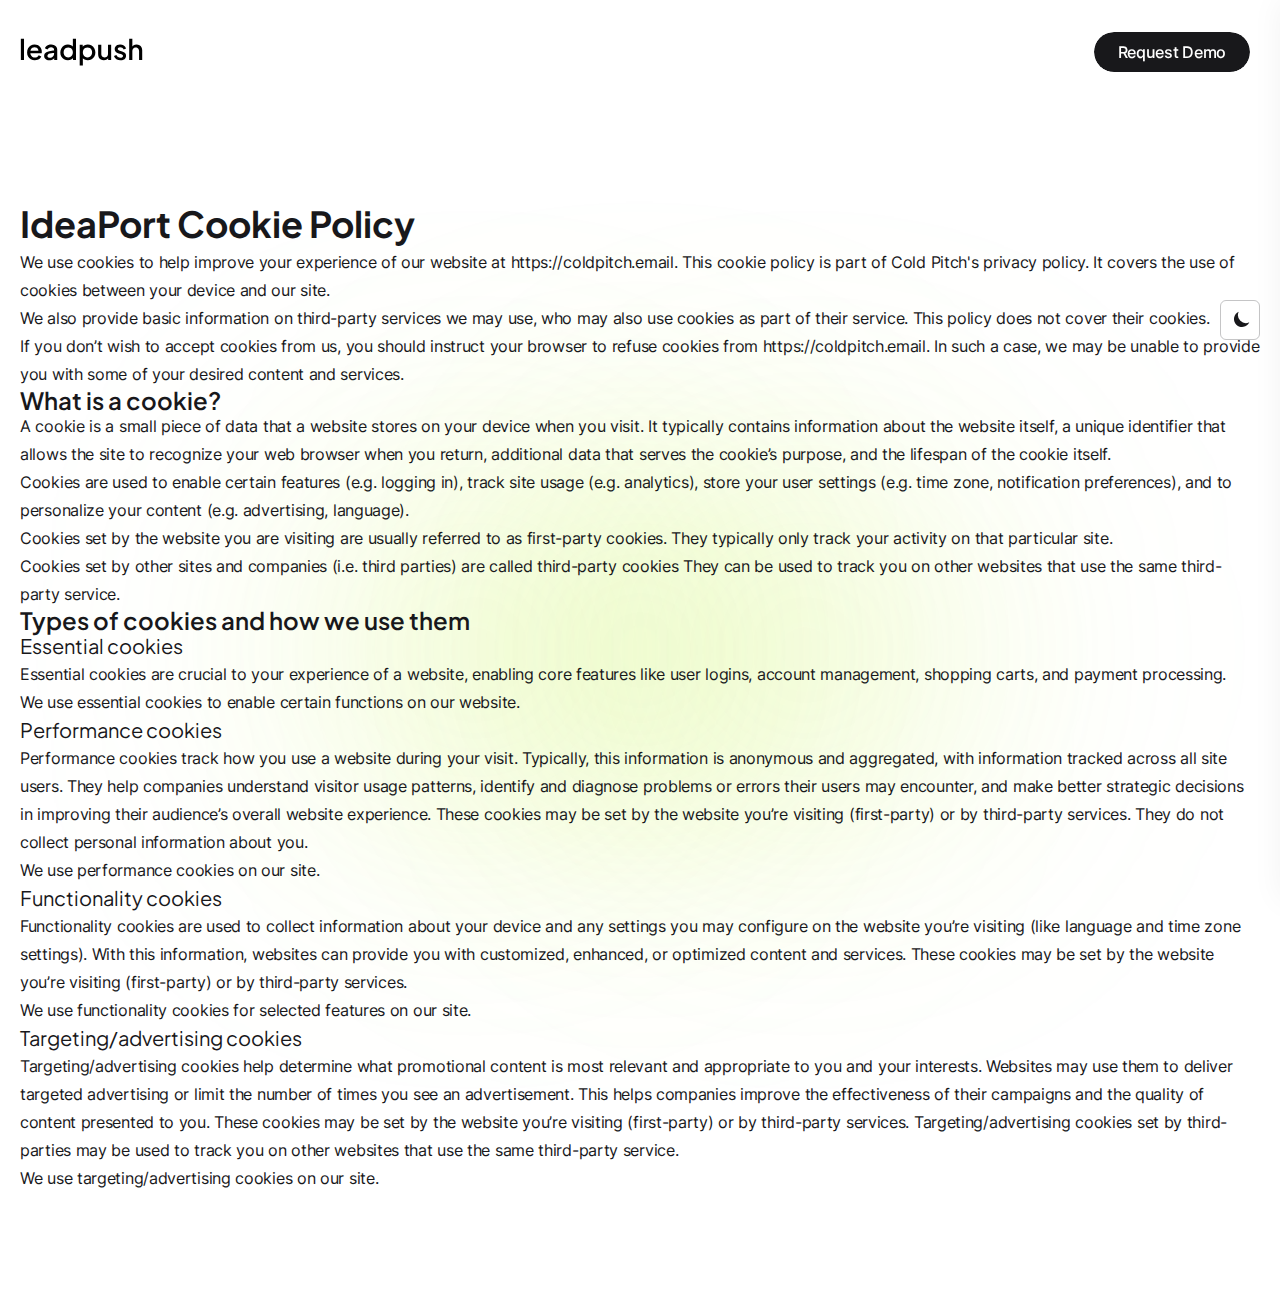
<file: cookie.html>
<!DOCTYPE html>
<html lang="en">

<head>
    <meta charset="utf-8">
    <title>LeadPush | Demo</title>

    <!--Meta For No Index-->
    <meta name="robots" content="noindex, Nofollow, Noimageindex">

    <!-- mobile responsive meta -->
    <meta name="viewport" content="width=device-width, initial-scale=1">
    <meta name="viewport" content="width=device-width, initial-scale=1, maximum-scale=1">

    <!-- Stylesheets -->

    <link href="css/all.css" rel="stylesheet">
    <link href="css/theme.css" rel="stylesheet">

    <!--Favicon-->
    <link rel="apple-touch-icon" sizes="57x57" href="images/apple-icon-57x57.png">
    <link rel="apple-touch-icon" sizes="60x60" href="images/apple-icon-60x60.png">
    <link rel="apple-touch-icon" sizes="72x72" href="images/apple-icon-72x72.png">
    <link rel="apple-touch-icon" sizes="76x76" href="images/apple-icon-76x76.png">
    <link rel="apple-touch-icon" sizes="114x114" href="images/apple-icon-114x114.png">
    <link rel="apple-touch-icon" sizes="120x120" href="images/apple-icon-120x120.png">
    <link rel="apple-touch-icon" sizes="144x144" href="images/apple-icon-144x144.png">
    <link rel="apple-touch-icon" sizes="152x152" href="images/apple-icon-152x152.png">
    <link rel="apple-touch-icon" sizes="180x180" href="images/apple-icon-180x180.png">
    <link rel="icon" type="image/png" sizes="192x192" href="images/android-icon-192x192.png">
    <link rel="icon" type="image/png" sizes="32x32" href="images/favicon-32x32.png">
    <link rel="icon" type="image/png" sizes="96x96" href="images/favicon-96x96.png">
    <link rel="icon" type="image/png" sizes="16x16" href="images/favicon-16x16.png">
    <link rel="shortcut icon" href="favicon.ico" type="image/x-icon">
    <link rel="icon" href="images/favicon.png" type="image/x-icon">
</head>

<body class="relative overflow-x-hidden  text-base antialiased bg-white dark:bg-dark-300 font-Inter">
    <div class="toggle-button fixed right-5 max-lg:bottom-2.5 lg:top-1/3 z-[10000000000]">
        <button id="theme-toggle" type="button"
            class="text-paragraph dark:text-white focus:outline-none focus:ring-0 focus:ring-gray-200 w-10 h-10 border rounded-md border-paragraph/25 dark:border-borderColour-dark flex justify-center items-center">
            <svg id="theme-toggle-dark-icon" class="hidden w-5 h-5 ml-1 -mt-[1px]" fill="currentColor"
                viewBox="0 0 20 20" xmlns="http://www.w3.org/2000/svg">
                <path d="M17.293 13.293A8 8 0 016.707 2.707a8.001 8.001 0 1010.586 10.586z"></path>
            </svg>
            <svg id="theme-toggle-light-icon" class="hidden w-5 h-5" fill="currentColor" viewBox="0 0 20 20"
                xmlns="http://www.w3.org/2000/svg">
                <path
                    d="M10 2a1 1 0 011 1v1a1 1 0 11-2 0V3a1 1 0 011-1zm4 8a4 4 0 11-8 0 4 4 0 018 0zm-.464 4.95l.707.707a1 1 0 001.414-1.414l-.707-.707a1 1 0 00-1.414 1.414zm2.12-10.607a1 1 0 010 1.414l-.706.707a1 1 0 11-1.414-1.414l.707-.707a1 1 0 011.414 0zM17 11a1 1 0 100-2h-1a1 1 0 100 2h1zm-7 4a1 1 0 011 1v1a1 1 0 11-2 0v-1a1 1 0 011-1zM5.05 6.464A1 1 0 106.465 5.05l-.708-.707a1 1 0 00-1.414 1.414l.707.707zm1.414 8.486l-.707.707a1 1 0 01-1.414-1.414l.707-.707a1 1 0 011.414 1.414zM4 11a1 1 0 100-2H3a1 1 0 000 2h1z"
                    fill-rule="evenodd" clip-rule="evenodd"></path>
            </svg>
        </button>
    </div>

    <header class="fixed left-0 top-8 z-[1000000000] duration-500  transition-all w-full bg-transparent"
        id="mainnavigationBar">
        <nav class="container flex  items-center">
            <div class="nav-logo">
                <a href="index.html">
                    <img src="fonts/logo.svg" alt="logo" class="dark:hidden">
                    <img src="fonts/logo-light.svg" alt="logo dark version" class="hidden dark:inline-block">
                </a>
            </div>
            <ul class="nav-list hidden lg:flex lg:ml-7 xl:ml-15  [&amp;>*:not(:last-child)]:me-1">
            </ul>
            <ul class="flex items-center ml-auto  [&amp;>*:not(:last-child)]:me-2.5">
                <li class="" id="open-btn" />
                <li class="max-lg:hidden">
                    <a href="request-demo.html" class="btn btn-navbar btn-sm">
                        Request Demo
                    </a>
                </li>
                <li class="max-lg:inline-block lg:hidden ">
                    <button
                        class="outline-none mobile-menu-button w-10 h-10 rounded-full bg-white dark:bg-dark-200 relative ">
                        <svg xmlns="http://www.w3.org/2000/svg" width="22" height="14" viewBox="0 0 22 14" fill="none"
                            class="absolute top-1/2 left-1/2 -translate-x-1/2 -translate-y-1/2">
                            <path
                                d="M0 1C0 0.447715 0.447715 0 1 0H21C21.5523 0 22 0.447715 22 1C22 1.55228 21.5523 2 21 2H1C0.447716 2 0 1.55228 0 1Z"
                                fill="" class="fill-paragraph dark:fill-white"></path>
                            <path
                                d="M8 7C8 6.44772 8.44772 6 9 6H21C21.5523 6 22 6.44772 22 7C22 7.55228 21.5523 8 21 8H9C8.44772 8 8 7.55228 8 7Z"
                                fill="" class="fill-paragraph dark:fill-white"></path>
                            <path
                                d="M4 13C4 12.4477 4.44772 12 5 12H21C21.5523 12 22 12.4477 22 13C22 13.5523 21.5523 14 21 14H5C4.44772 14 4 13.5523 4 13Z"
                                fill="" class="fill-paragraph dark:fill-white"></path>
                        </svg>
                    </button>
                </li>
            </ul>
            <div class="mobile-menu max-lg:overflow-y-auto">
                <button
                    class=" outline-none navbar-toggle-close  w-10 h-10 rounded-full bg-white dark:bg-dark-200 absolute right-6 top-5 ">
                    <i class="fa-solid fa-times"></i>
                </button>
                <ul class="nav-list flex flex-col gap-5 w-full max-w-[500px] landscape:h-full">
                    <li>
                        <a href="contact.html" class="font-Inter flex items-center text-base font-medium leading-8 text-paragraph dark:text-white py-[5px] px-5 lg:px-4 xl:px-5 border rounded-large border-transparent hover:bg-white hover:border-borderColour dark:hover:bg-dark-200 
            dark:hover:border-borderColour/10 duration-500 hover:duration-500 transition-colors  ">
                            Contact Us
                        </a>
                    </li>
                    <li>
                        <a href="request-demo.html" class="btn btn-navbar btn-sm">
                            Request Demo
                        </a>
                    </li>
                </ul>
            </div>
        </nav>
    </header>

    <section class="hero overflow-hidden relative max-lg:pt-150 pt-[200px] pb-[60px] h-full">
        <div
            class="absolute left-1/2 top-12 w-full h-[550px] -translate-x-1/2 bg-cover  bg-[url('../images/hero-gradient.png')] bg-no-repeat bg-center opacity-70 md:hidden -z-10">
        </div>
        <div
            class="absolute top-1/2 left-1/2 -translate-x-1/2 -translate-y-1/2 flex max-md:flex-col -z-10 max-md:hidden">
            <div
                class="max-1xl:w-[335px] max-1xl:h-[335px]  1xl:w-[442px] 1xl:h-[442px]  rounded-full bg-primary-200/20 blur-[145px]">
            </div>
            <div
                class="max-1xl:w-[335px] max-1xl:h-[335px]  1xl:w-[442px] 1xl:h-[442px]  rounded-full bg-primary-200/25 -ml-[170px] max-md:ml-0 blur-[145px]">
            </div>
            <div
                class="max-1xl:w-[335px] max-1xl:h-[335px]  1xl:w-[442px] 1xl:h-[442px]  rounded-full bg-primary-200/20 -ml-[170px] max-md:ml-0 blur-[145px]">
            </div>
        </div>
        <div class="container">
            <div class="page-content inner boxed">
                <div class="article w-richtext">
                    <h2>IdeaPort Cookie Policy</h2>
                    <p>We use cookies to help improve your experience of our website at <a
                            href="https://coldpitch.email/">https://coldpitch.email</a>. This cookie policy is part of
                        Cold
                        Pitch's
                        privacy policy. It covers the use of cookies between your device and our site.</p>
                    <p>We also provide basic information on third-party services we may use, who may also use cookies as
                        part
                        of their service. This policy does not cover their cookies.</p>
                    <p>If you don’t wish to accept cookies from us, you should instruct your browser to refuse cookies
                        from <a href="https://coldpitch.email/">https://coldpitch.email</a>. In such a case, we may be
                        unable to
                        provide
                        you with some of your desired content and services.</p>
                    <h3>What is a cookie?</h3>
                    <p>A cookie is a small piece of data that a website stores on your device when you visit. It
                        typically
                        contains information about the website itself, a unique identifier that allows the site to
                        recognize
                        your web browser when you return, additional data that serves the cookie’s purpose, and the
                        lifespan of
                        the cookie itself.</p>
                    <p>Cookies are used to enable certain features (e.g. logging in), track site usage (e.g. analytics),
                        store
                        your user settings (e.g. time zone, notification preferences), and to personalize your content
                        (e.g.
                        advertising, language).</p>
                    <p>Cookies set by the website you are visiting are usually referred to as first-party cookies. They
                        typically only track your activity on that particular site.</p>
                    <p>Cookies set by other sites and companies (i.e. third parties) are called third-party cookies They
                        can
                        be used to track you on other websites that use the same third-party service.</p>
                    <h3>Types of cookies and how we use them</h3>
                    <h4>Essential cookies</h4>
                    <p>Essential cookies are crucial to your experience of a website, enabling core features like user
                        logins,
                        account management, shopping carts, and payment processing.</p>
                    <p>We use essential cookies to enable certain functions on our website.</p>
                    <h4>Performance cookies</h4>
                    <p>Performance cookies track how you use a website during your visit. Typically, this information is
                        anonymous and aggregated, with information tracked across all site users. They help companies
                        understand
                        visitor usage patterns, identify and diagnose problems or errors their users may encounter, and
                        make
                        better strategic decisions in improving their audience’s overall website experience. These
                        cookies may
                        be set by the website you’re visiting (first-party) or by third-party services. They do not
                        collect
                        personal information about you.</p>
                    <p>We use performance cookies on our site.</p>
                    <h4>Functionality cookies</h4>
                    <p>Functionality cookies are used to collect information about your device and any settings you may
                        configure on the website you’re visiting (like language and time zone settings). With this
                        information,
                        websites can provide you with customized, enhanced, or optimized content and services. These
                        cookies may
                        be set by the website you’re visiting (first-party) or by third-party services.</p>
                    <p>We use functionality cookies for selected features on our site.</p>
                    <h4>Targeting/advertising cookies</h4>
                    <p>Targeting/advertising cookies help determine what promotional content is most relevant and
                        appropriate
                        to you and your interests. Websites may use them to deliver targeted advertising or limit the
                        number of
                        times you see an advertisement. This helps companies improve the effectiveness of their
                        campaigns and
                        the quality of content presented to you. These cookies may be set by the website you’re visiting
                        (first-party) or by third-party services. Targeting/advertising cookies set by third-parties may
                        be used
                        to track you on other websites that use the same third-party service.</p>
                    <p>We use targeting/advertising cookies on our site.</p>
                    <h2>‍</h2>
                </div>
            </div>
        </div>
    </section>

    <!-- Mark up for Script Section-->

    <script src="js/fancybox.js"></script>
    <script src="js/gsap.min.js"></script>
    <script src="js/motionpath.js"></script>
    <script src="js/swiper.js"></script>
    <script src="js/aos.js"></script>
    <script src="js/script.js"></script>
</body>

</html>
</file>
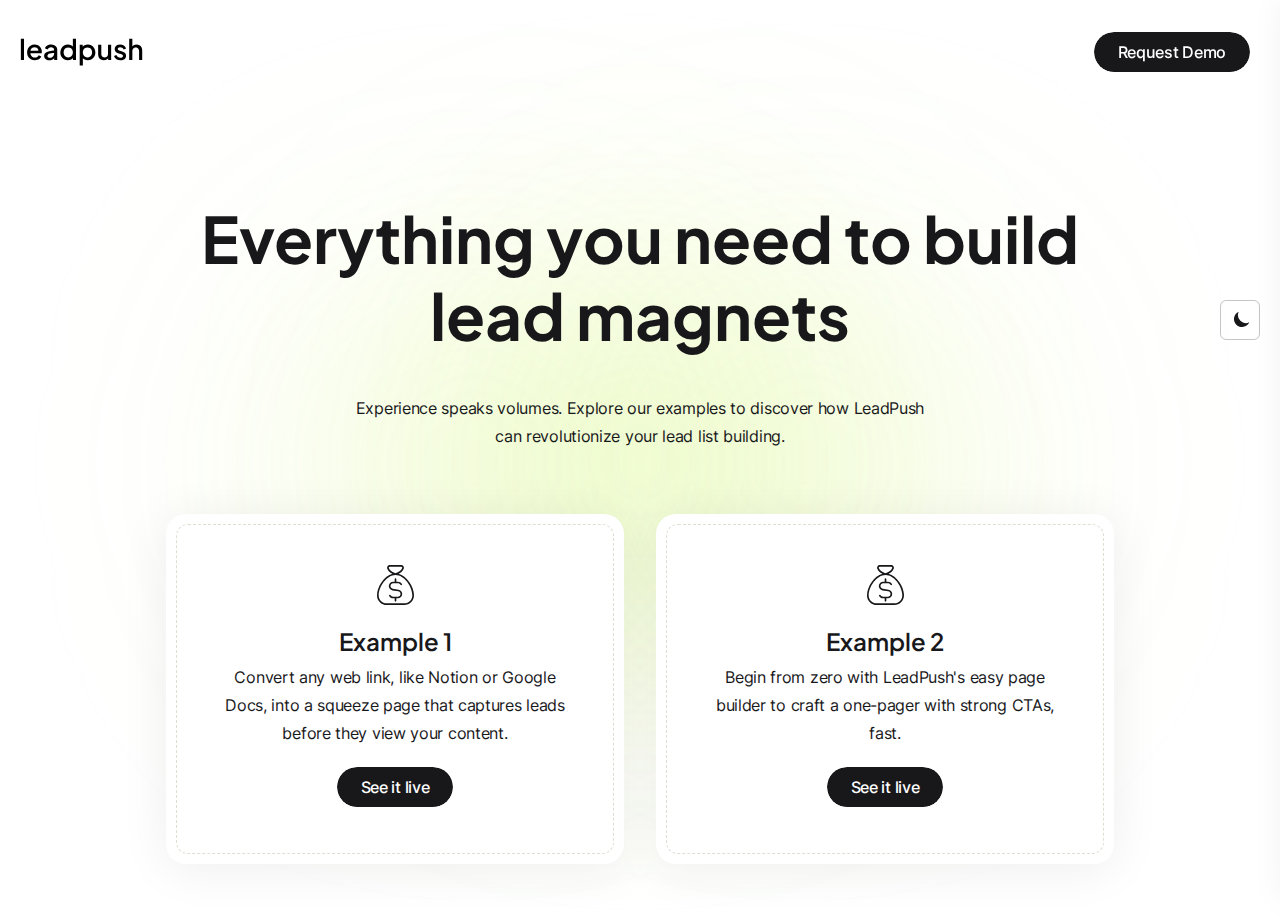
<file: demo.html>
<!DOCTYPE html>
<html lang="en">

<head>
    <meta charset="utf-8">
    <title>LeadPush | Demo</title>

    <!-- Meta tags -->
    <meta name="title" content="LeadPush | Turn your content into a lead magnet in seconds">
    <meta name="description"
        content="Turn your content into a lead magnet in seconds. Meet LeadPush—the AI-powered lead magnet builder for founders, creators, and salespeople.">
    <meta name="keywords" content="solopreneur,entrepreneur,founders,idea validation,product idea,landing page creator">
    <meta name="robots" content="index, follow">
    <meta http-equiv="Content-Type" content="text/html; charset=utf-8">
    <meta name="language" content="English">

    <!-- OG tags -->
    <meta property="og:image" content="images/og-image.png">
    <meta property="og:image:type" content="image/png">
    <meta property="og:image:width" content="1200">
    <meta property="og:image:height" content="627">
    <meta name="twitter:card" content="summary_large_image" />
    <meta name="twitter:site" content="@leadpush" />
    <meta name="twitter:title" content="LeadPush | Turn your content into a lead magnet in seconds" />
    <meta name="twitter:description"
        content="Turn your content into a lead magnet in seconds. Meet LeadPush—the AI-powered lead magnet builder for founders, creators, and salespeople." />
    <meta name="twitter:image" content="images/og-image.png" />

    <!-- mobile responsive meta -->
    <meta name="viewport" content="width=device-width, initial-scale=1">
    <meta name="viewport" content="width=device-width, initial-scale=1, maximum-scale=1">

    <!-- Stylesheets -->

    <link href="css/all.css" rel="stylesheet">
    <link href="css/theme.css" rel="stylesheet">

    <!--Favicon-->
    <link rel="apple-touch-icon" sizes="57x57" href="images/apple-icon-57x57.png">
    <link rel="apple-touch-icon" sizes="60x60" href="images/apple-icon-60x60.png">
    <link rel="apple-touch-icon" sizes="72x72" href="images/apple-icon-72x72.png">
    <link rel="apple-touch-icon" sizes="76x76" href="images/apple-icon-76x76.png">
    <link rel="apple-touch-icon" sizes="114x114" href="images/apple-icon-114x114.png">
    <link rel="apple-touch-icon" sizes="120x120" href="images/apple-icon-120x120.png">
    <link rel="apple-touch-icon" sizes="144x144" href="images/apple-icon-144x144.png">
    <link rel="apple-touch-icon" sizes="152x152" href="images/apple-icon-152x152.png">
    <link rel="apple-touch-icon" sizes="180x180" href="images/apple-icon-180x180.png">
    <link rel="icon" type="image/png" sizes="192x192" href="images/android-icon-192x192.png">
    <link rel="icon" type="image/png" sizes="32x32" href="images/favicon-32x32.png">
    <link rel="icon" type="image/png" sizes="96x96" href="images/favicon-96x96.png">
    <link rel="icon" type="image/png" sizes="16x16" href="images/favicon-16x16.png">
    <link rel="shortcut icon" href="favicon.ico" type="image/x-icon">
    <link rel="icon" href="images/favicon.png" type="image/x-icon">
</head>

<body class="relative overflow-x-hidden  text-base antialiased bg-white dark:bg-dark-300 font-Inter">
    <div class="toggle-button fixed right-5 max-lg:bottom-2.5 lg:top-1/3 z-[10000000000]">
        <button id="theme-toggle" type="button"
            class="text-paragraph dark:text-white focus:outline-none focus:ring-0 focus:ring-gray-200 w-10 h-10 border rounded-md border-paragraph/25 dark:border-borderColour-dark flex justify-center items-center">
            <svg id="theme-toggle-dark-icon" class="hidden w-5 h-5 ml-1 -mt-[1px]" fill="currentColor"
                viewBox="0 0 20 20" xmlns="http://www.w3.org/2000/svg">
                <path d="M17.293 13.293A8 8 0 016.707 2.707a8.001 8.001 0 1010.586 10.586z"></path>
            </svg>
            <svg id="theme-toggle-light-icon" class="hidden w-5 h-5" fill="currentColor" viewBox="0 0 20 20"
                xmlns="http://www.w3.org/2000/svg">
                <path
                    d="M10 2a1 1 0 011 1v1a1 1 0 11-2 0V3a1 1 0 011-1zm4 8a4 4 0 11-8 0 4 4 0 018 0zm-.464 4.95l.707.707a1 1 0 001.414-1.414l-.707-.707a1 1 0 00-1.414 1.414zm2.12-10.607a1 1 0 010 1.414l-.706.707a1 1 0 11-1.414-1.414l.707-.707a1 1 0 011.414 0zM17 11a1 1 0 100-2h-1a1 1 0 100 2h1zm-7 4a1 1 0 011 1v1a1 1 0 11-2 0v-1a1 1 0 011-1zM5.05 6.464A1 1 0 106.465 5.05l-.708-.707a1 1 0 00-1.414 1.414l.707.707zm1.414 8.486l-.707.707a1 1 0 01-1.414-1.414l.707-.707a1 1 0 011.414 1.414zM4 11a1 1 0 100-2H3a1 1 0 000 2h1z"
                    fill-rule="evenodd" clip-rule="evenodd"></path>
            </svg>
        </button>
    </div>

    <header class="fixed left-0 top-8 z-[1000000000] duration-500  transition-all w-full bg-transparent"
        id="mainnavigationBar">
        <nav class="container flex  items-center">
            <div class="nav-logo">
                <a href="index.html">
                    <img src="fonts/logo.svg" alt="logo" class="dark:hidden">
                    <img src="fonts/logo-light.svg" alt="logo dark version" class="hidden dark:inline-block">
                </a>
            </div>
            <ul class="nav-list hidden lg:flex lg:ml-7 xl:ml-15  [&amp;>*:not(:last-child)]:me-1">
            </ul>
            <ul class="flex items-center ml-auto  [&amp;>*:not(:last-child)]:me-2.5">
                <li class="" id="open-btn" />
                <li class="max-lg:hidden">
                    <a href="request-demo.html" class="btn btn-navbar btn-sm">
                        Request Demo
                    </a>
                </li>
                <li class="max-lg:inline-block lg:hidden ">
                    <button
                        class="outline-none mobile-menu-button w-10 h-10 rounded-full bg-white dark:bg-dark-200 relative ">
                        <svg xmlns="http://www.w3.org/2000/svg" width="22" height="14" viewBox="0 0 22 14" fill="none"
                            class="absolute top-1/2 left-1/2 -translate-x-1/2 -translate-y-1/2">
                            <path
                                d="M0 1C0 0.447715 0.447715 0 1 0H21C21.5523 0 22 0.447715 22 1C22 1.55228 21.5523 2 21 2H1C0.447716 2 0 1.55228 0 1Z"
                                fill="" class="fill-paragraph dark:fill-white"></path>
                            <path
                                d="M8 7C8 6.44772 8.44772 6 9 6H21C21.5523 6 22 6.44772 22 7C22 7.55228 21.5523 8 21 8H9C8.44772 8 8 7.55228 8 7Z"
                                fill="" class="fill-paragraph dark:fill-white"></path>
                            <path
                                d="M4 13C4 12.4477 4.44772 12 5 12H21C21.5523 12 22 12.4477 22 13C22 13.5523 21.5523 14 21 14H5C4.44772 14 4 13.5523 4 13Z"
                                fill="" class="fill-paragraph dark:fill-white"></path>
                        </svg>
                    </button>
                </li>
            </ul>
            <div class="mobile-menu max-lg:overflow-y-auto">
                <button
                    class=" outline-none navbar-toggle-close  w-10 h-10 rounded-full bg-white dark:bg-dark-200 absolute right-6 top-5 ">
                    <i class="fa-solid fa-times"></i>
                </button>
                <ul class="nav-list flex flex-col gap-5 w-full max-w-[500px] landscape:h-full">
                    <li>
                        <a href="contact.html" class="font-Inter flex items-center text-base font-medium leading-8 text-paragraph dark:text-white py-[5px] px-5 lg:px-4 xl:px-5 border rounded-large border-transparent hover:bg-white hover:border-borderColour dark:hover:bg-dark-200 
            dark:hover:border-borderColour/10 duration-500 hover:duration-500 transition-colors  ">
                            Contact Us
                        </a>
                    </li>
                    <li>
                        <a href="request-demo.html" class="btn btn-navbar btn-sm">
                            Request Demo
                        </a>
                    </li>
                </ul>
            </div>
        </nav>
    </header>

    <section class="hero overflow-hidden relative max-lg:pt-150 pt-[200px] pb-[60px] h-full">
        <div
            class="absolute left-1/2 top-12 w-full h-[550px] -translate-x-1/2 bg-cover  bg-[url('../images/hero-gradient.png')] bg-no-repeat bg-center opacity-70 md:hidden -z-10">
        </div>
        <div
            class="absolute top-1/2 left-1/2 -translate-x-1/2 -translate-y-1/2 flex max-md:flex-col -z-10 max-md:hidden">
            <div
                class="max-1xl:w-[335px] max-1xl:h-[335px]  1xl:w-[442px] 1xl:h-[442px]  rounded-full bg-primary-200/20 blur-[145px]">
            </div>
            <div
                class="max-1xl:w-[335px] max-1xl:h-[335px]  1xl:w-[442px] 1xl:h-[442px]  rounded-full bg-primary-200/25 -ml-[170px] max-md:ml-0 blur-[145px]">
            </div>
            <div
                class="max-1xl:w-[335px] max-1xl:h-[335px]  1xl:w-[442px] 1xl:h-[442px]  rounded-full bg-primary-200/20 -ml-[170px] max-md:ml-0 blur-[145px]">
            </div>
        </div>
        <div class="container">
            <div class="max-w-[948px] mx-auto text-center" data-aos="fade-up" data-aos-offset="200"
                data-aos-duration="1000" data-aos-once="true">
                <h1 class="max-lg:mb-10 mb-10">Everything you need to build lead magnets</h1>
                <p class="max-lg:mb-10 mb-12 max-w-[590px] mx-auto">
                    Experience speaks volumes. Explore our examples to discover how LeadPush can revolutionize your lead
                    list building.
                </p>
                <div class=" grid grid-cols-2 max-md:grid-cols-1 gap-8 mt-16">
                    <div class="bg-white dark:bg-dark-200 shadow-box rounded-medium p-2.5">
                        <div
                            class="border border-dashed rounded border-gray-100 dark:border-borderColour-dark p-10 h-full max-lg:p-5 text-center ">
                            <img src="fonts/savings.svg" alt="banking logo" class="inline-block dark:hidden mb-6">
                            <img src="fonts/savings-dark.svg" alt="banking logo" class="hidden dark:inline-block mb-6">
                            <h3 class="mb-2.5">Example 1</h3>
                            <p>Convert any web link, like Notion or Google Docs, into a squeeze page that captures leads
                                before they view your content.</p>
                            <a href="demo2.html" class="btn btn-sm mt-5">See it live</a>
                        </div>
                    </div>

                    <div class="bg-white dark:bg-dark-200 shadow-box rounded-medium p-2.5">
                        <div
                            class="border border-dashed rounded border-gray-100 dark:border-borderColour-dark p-10 h-full max-lg:p-5 text-center">
                            <img src="fonts/savings.svg" alt="banking logo" class="inline-block dark:hidden mb-6">
                            <img src="fonts/savings-dark.svg" alt="banking logo" class="hidden dark:inline-block mb-6">
                            <h3 class="mb-2.5">Example 2</h3>
                            <p>Begin from zero with LeadPush's easy page builder to craft a one-pager with strong CTAs,
                                fast.
                            </p>
                            <a href="demo1.html" class="btn btn-sm mt-5">See it live</a>
                        </div>
                    </div>
                </div>
            </div>
        </div>
    </section>

    <!-- Mark up for Script Section-->

    <script src="js/fancybox.js"></script>
    <script src="js/gsap.min.js"></script>
    <script src="js/motionpath.js"></script>
    <script src="js/swiper.js"></script>
    <script src="js/aos.js"></script>
    <script src="js/script.js"></script>
</body>

</html>
</file>
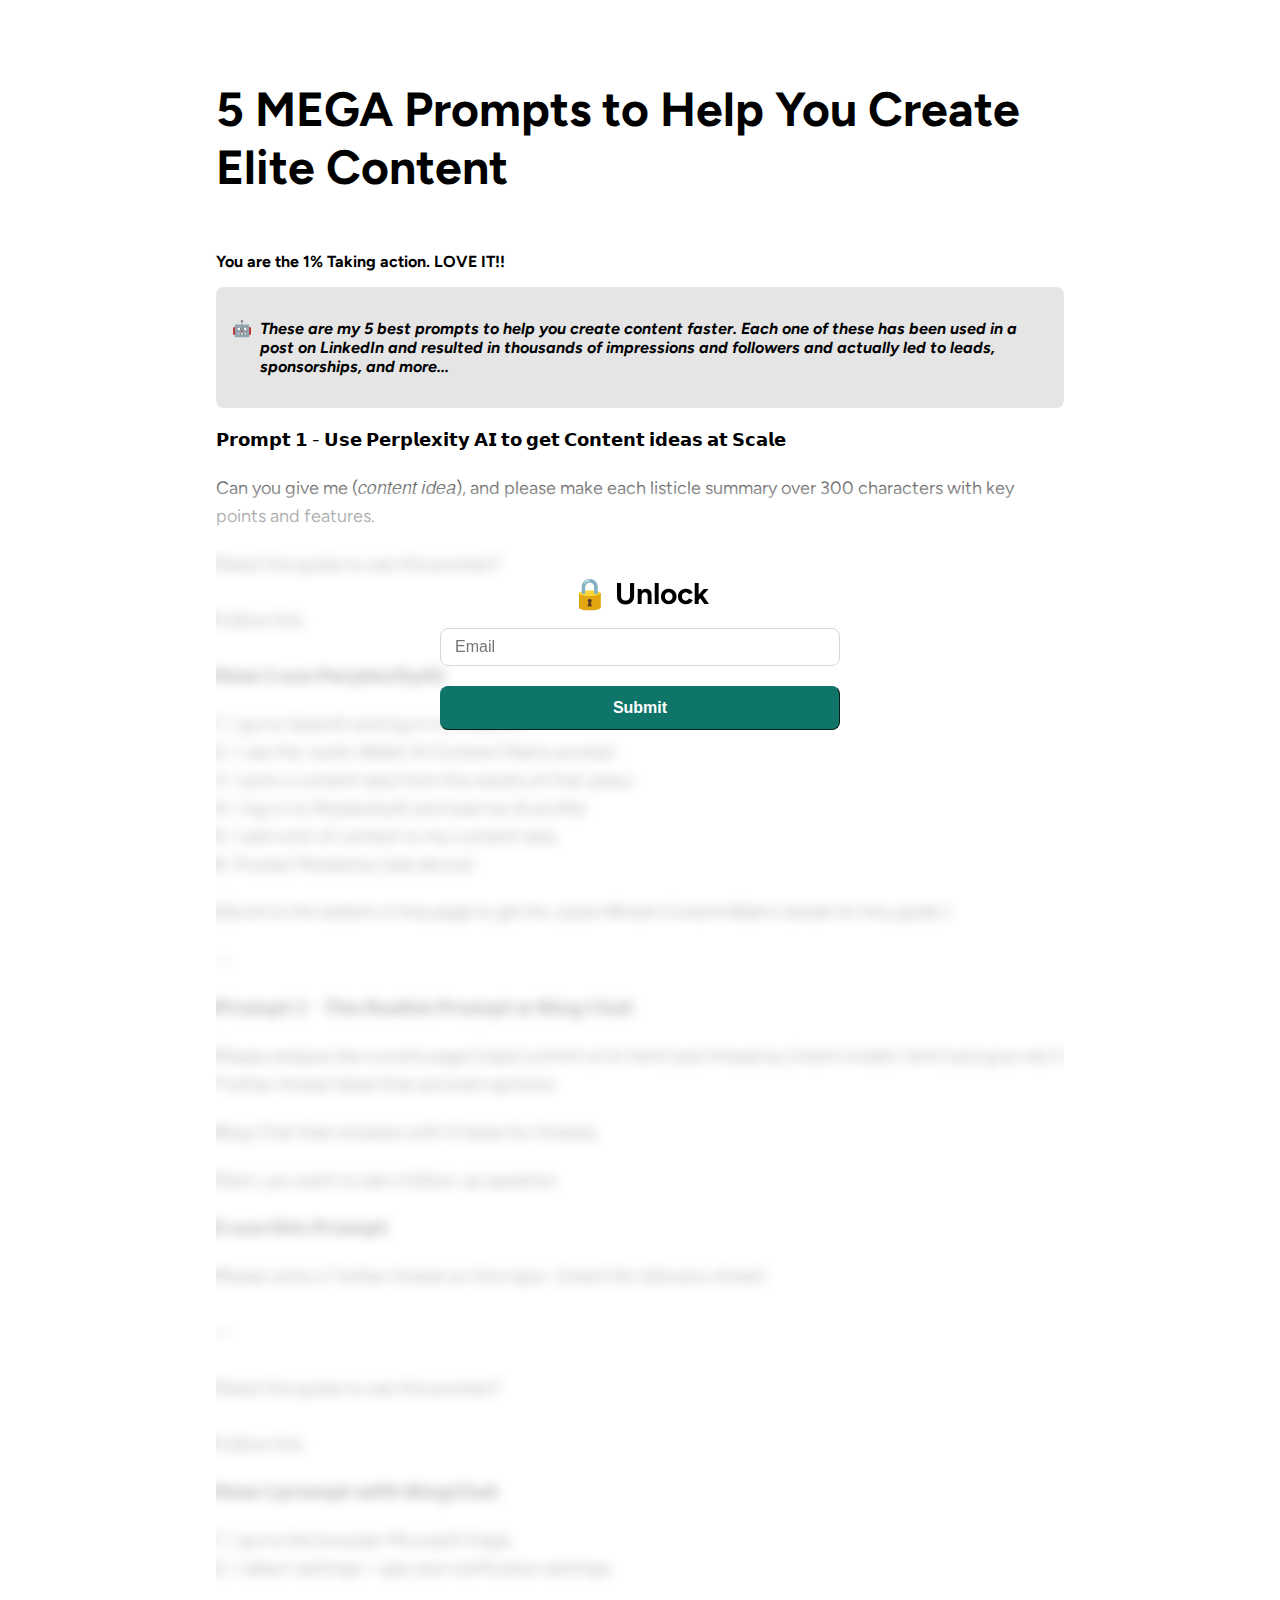
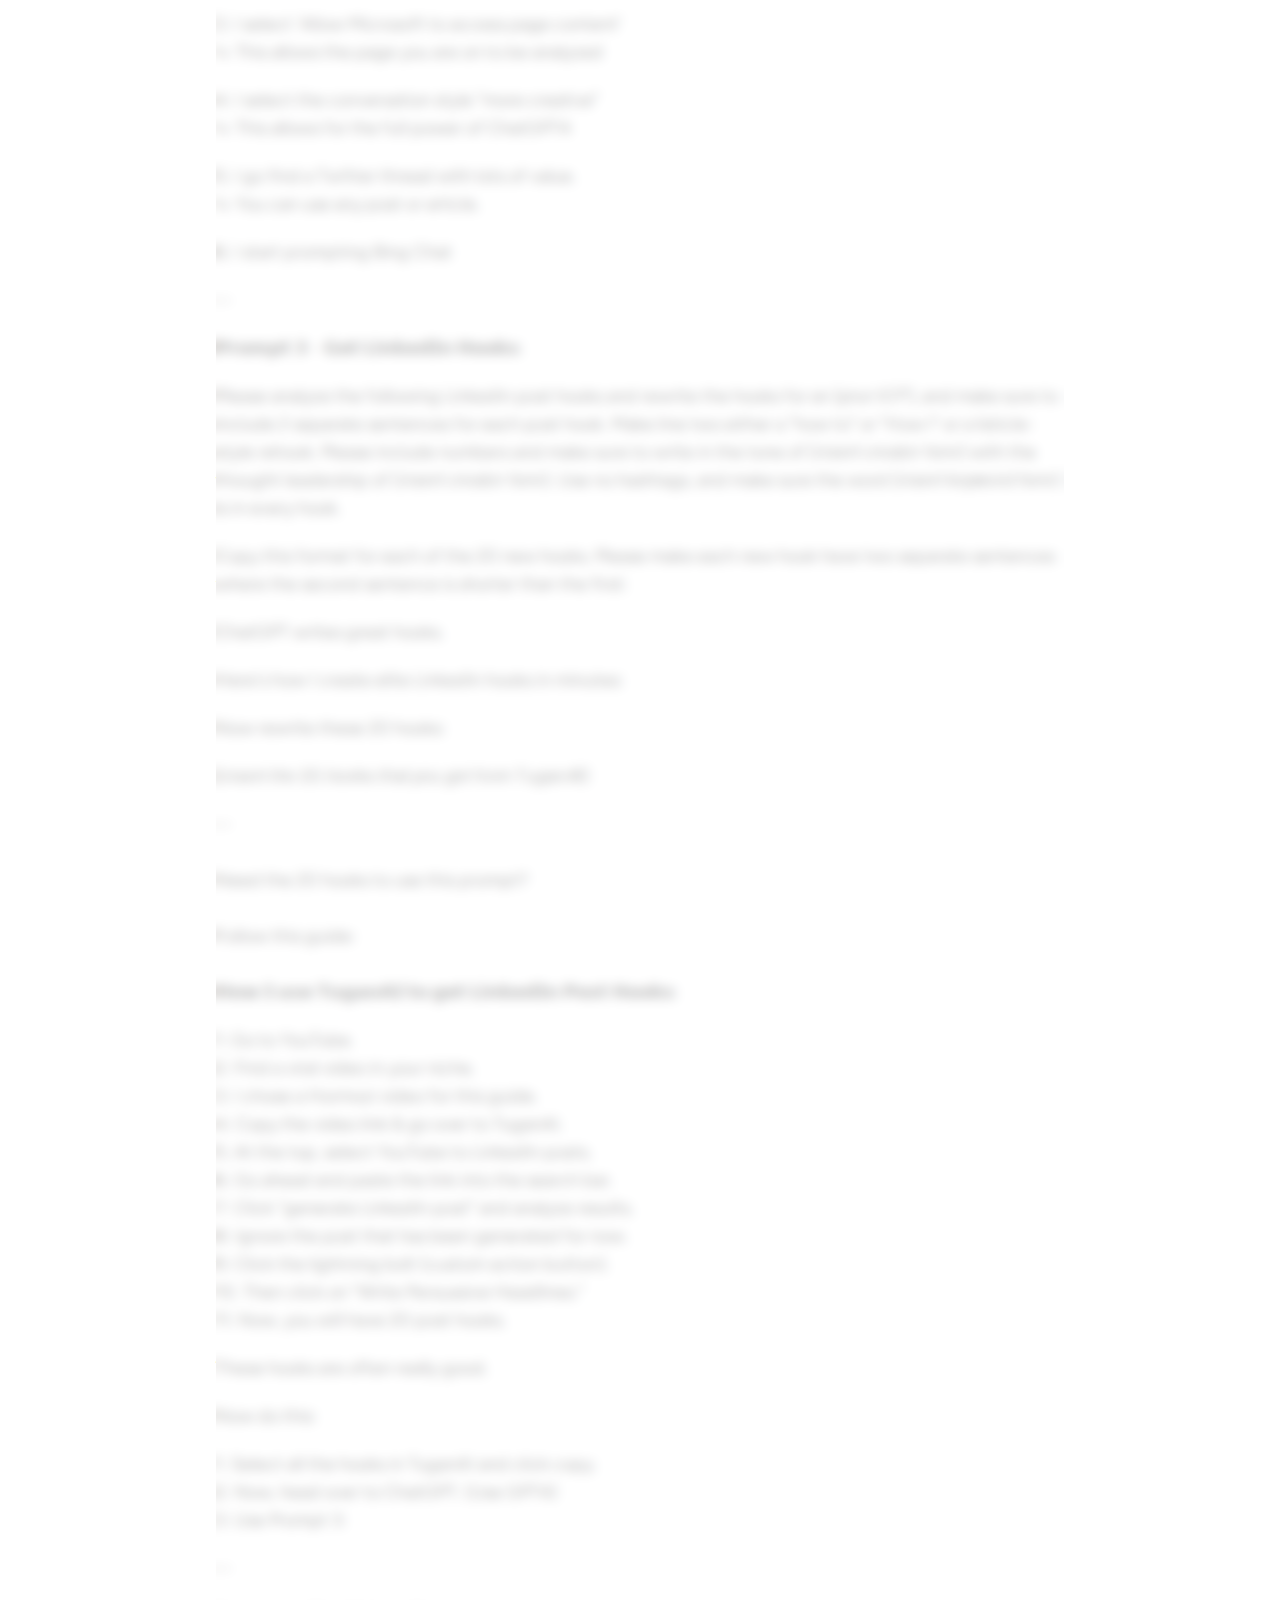
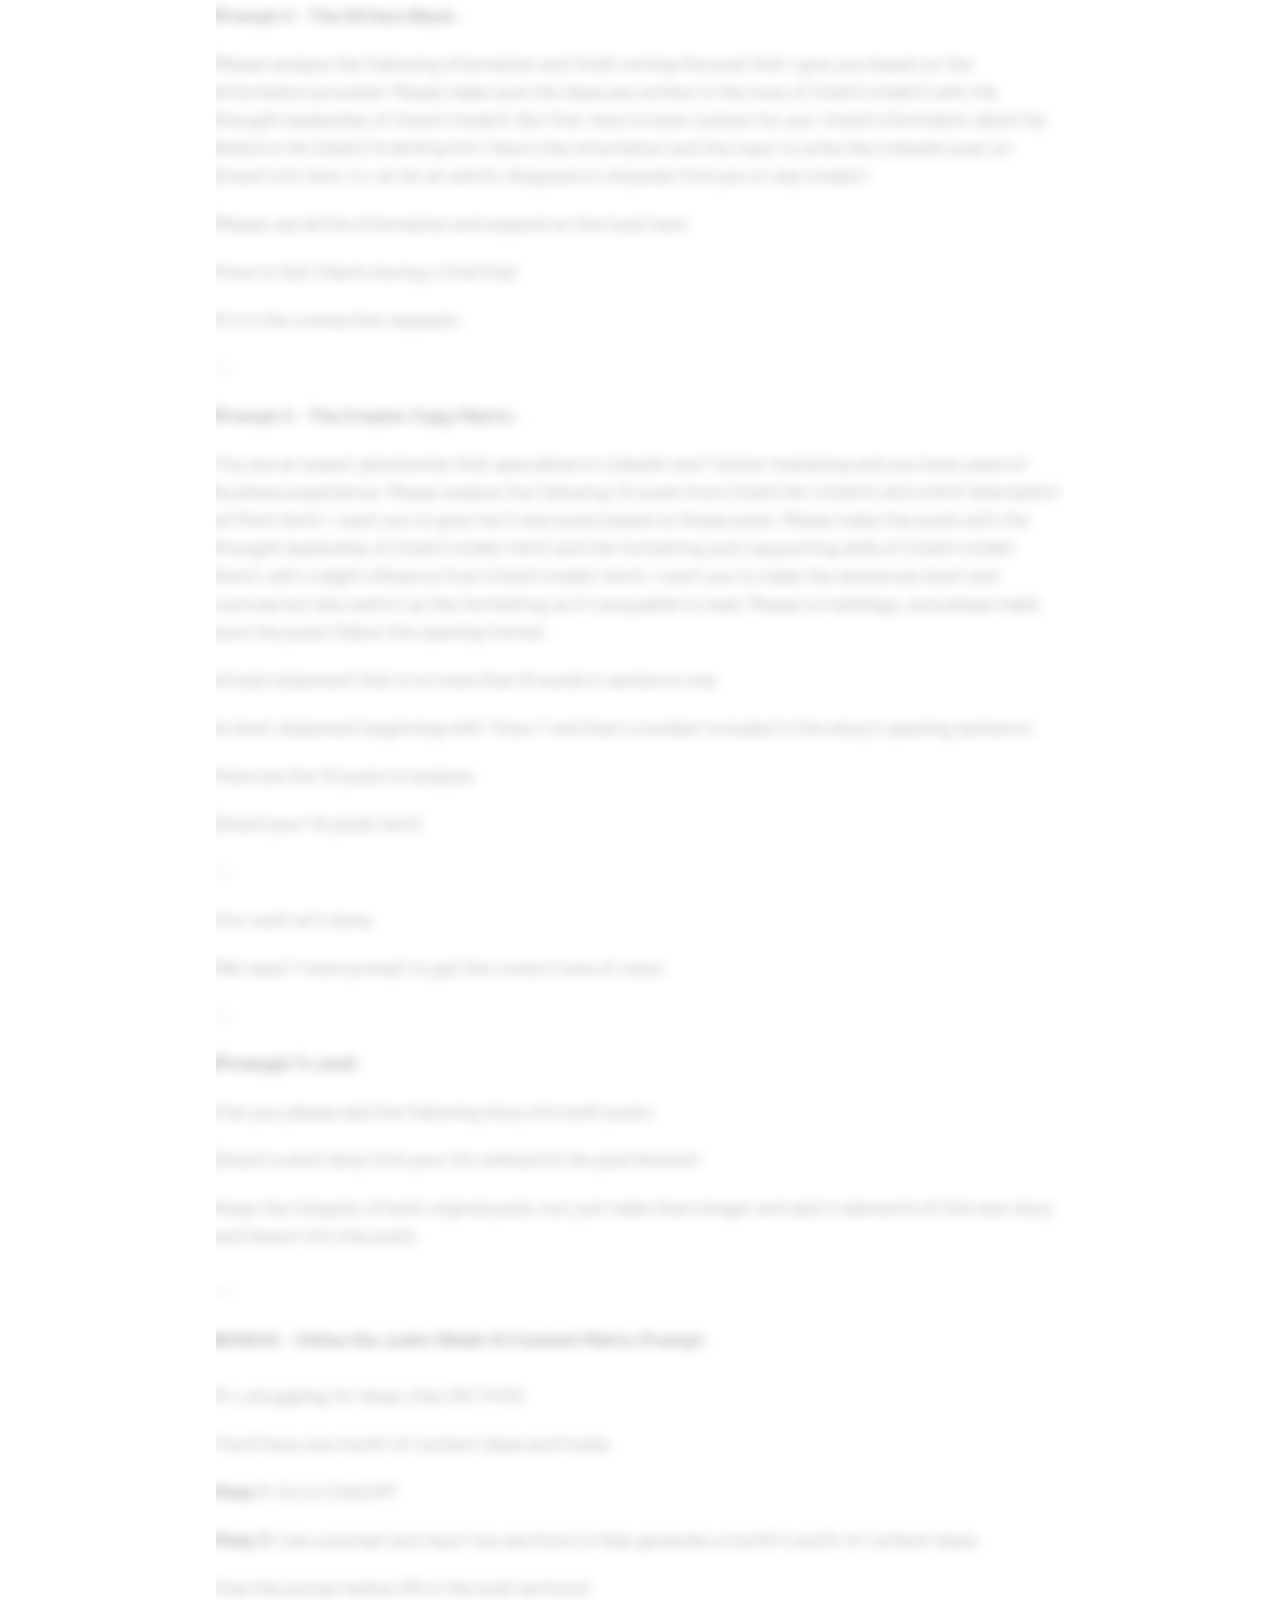
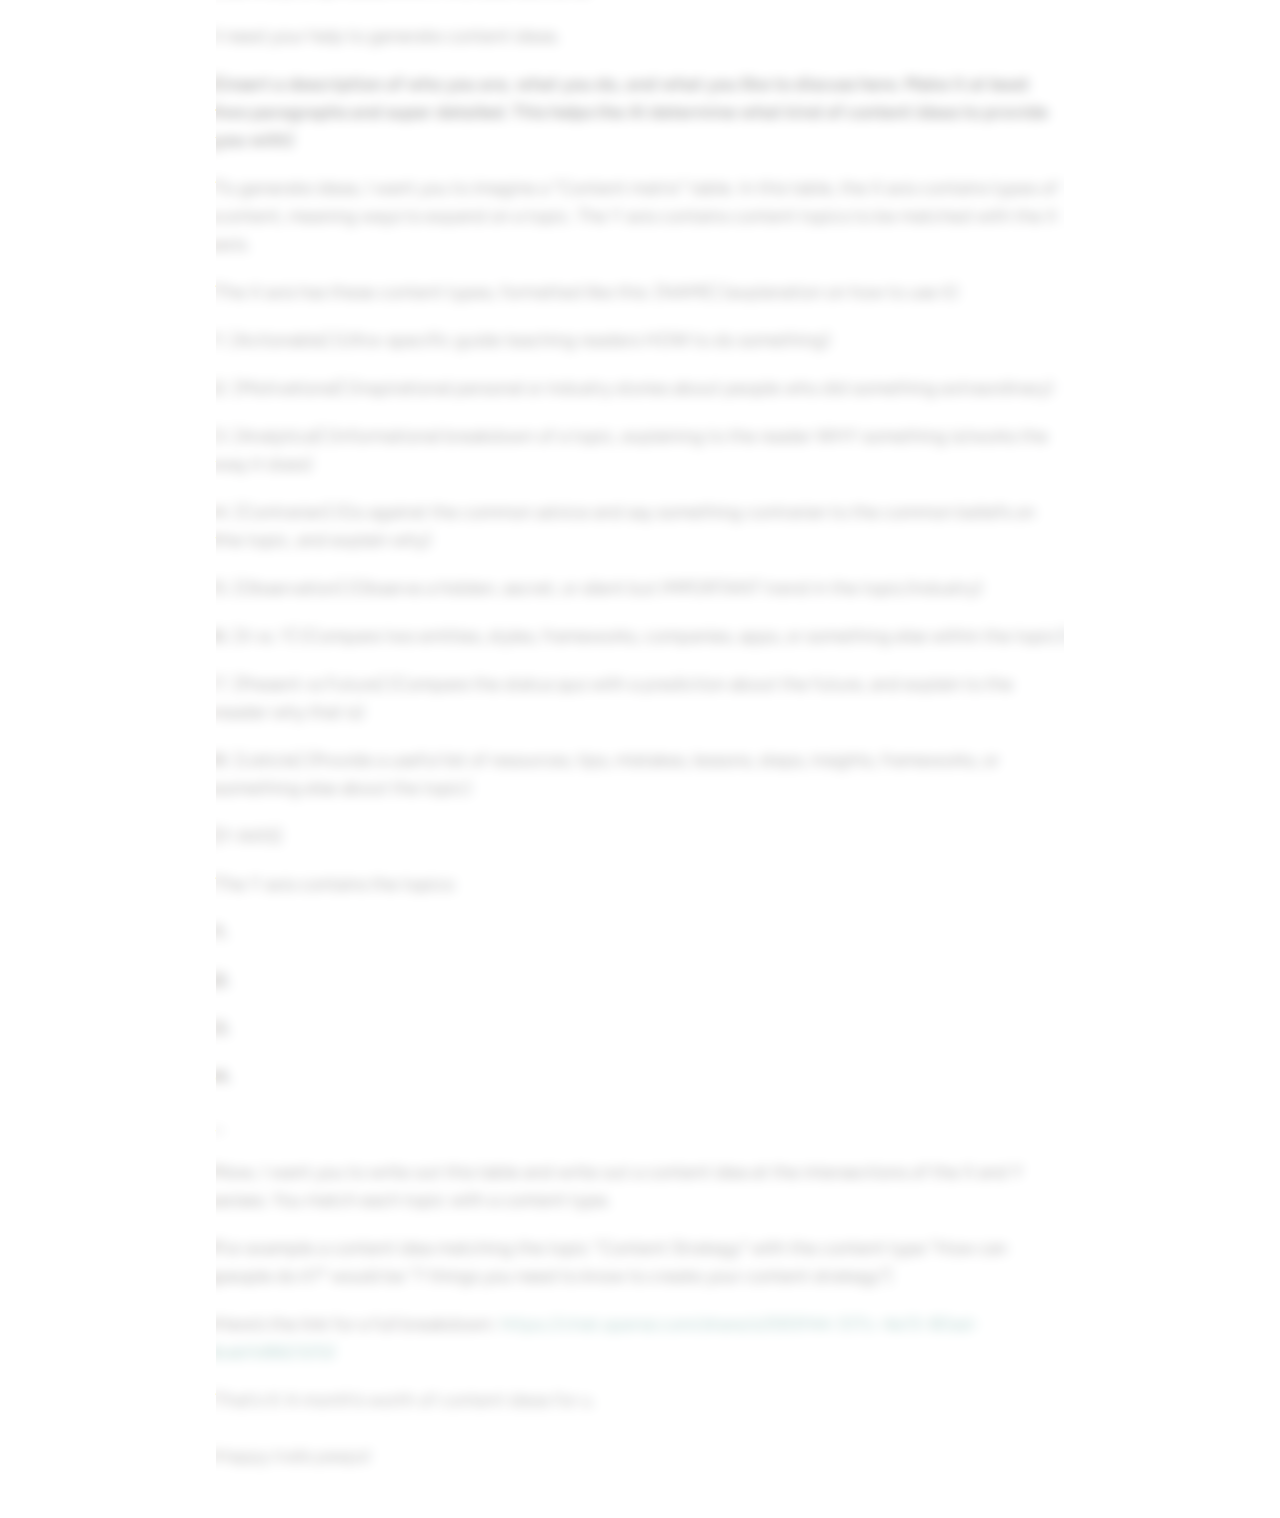
<file: demo1.html>
<!DOCTYPE html>
<html lang="en">

<head>
    <meta charset="utf-8">
    <title>LeadPush | Demo 1</title>

    <!--Meta For No Index-->
    <meta name="robots" content="noindex, Nofollow, Noimageindex">

    <!-- mobile responsive meta -->
    <meta name="viewport" content="width=device-width, initial-scale=1">
    <meta name="viewport" content="width=device-width, initial-scale=1, maximum-scale=1">

    <!--Favicon-->
    <link rel="apple-touch-icon" sizes="57x57" href="images/apple-icon-57x57.png">
    <link rel="apple-touch-icon" sizes="60x60" href="images/apple-icon-60x60.png">
    <link rel="apple-touch-icon" sizes="72x72" href="images/apple-icon-72x72.png">
    <link rel="apple-touch-icon" sizes="76x76" href="images/apple-icon-76x76.png">
    <link rel="apple-touch-icon" sizes="114x114" href="images/apple-icon-114x114.png">
    <link rel="apple-touch-icon" sizes="120x120" href="images/apple-icon-120x120.png">
    <link rel="apple-touch-icon" sizes="144x144" href="images/apple-icon-144x144.png">
    <link rel="apple-touch-icon" sizes="152x152" href="images/apple-icon-152x152.png">
    <link rel="apple-touch-icon" sizes="180x180" href="images/apple-icon-180x180.png">
    <link rel="icon" type="image/png" sizes="192x192" href="images/android-icon-192x192.png">
    <link rel="icon" type="image/png" sizes="32x32" href="images/favicon-32x32.png">
    <link rel="icon" type="image/png" sizes="96x96" href="images/favicon-96x96.png">
    <link rel="icon" type="image/png" sizes="16x16" href="images/favicon-16x16.png">
    <link rel="shortcut icon" href="favicon.ico" type="image/x-icon">
    <link rel="icon" href="images/favicon.png" type="image/x-icon">

    <!-- Fonts -->
    <link rel="preconnect" href="https://fonts.googleapis.com">
    <link rel="preconnect" href="https://fonts.gstatic.com" crossorigin>
    <link href="https://fonts.googleapis.com/css2?family=Figtree:ital,wght@0,300..900;1,300..900&display=swap"
        rel="stylesheet">

    <!-- Stylesheets -->
    <link href="css/demo1.css" rel="stylesheet">
</head>

<body>
    <div class="content">
        <h1>5 MEGA Prompts to Help You Create Elite Content</h1>
        <div>
            <p><strong>You are the 1% Taking action. LOVE IT!!</strong></p>
            <div class="callout-content">
                <p>🤖</p>
                <p><strong><em>These are my 5 best prompts to help you create content faster.
                            Each one of these has been used in a post on LinkedIn and resulted
                            in thousands of impressions and followers and actually led to leads,
                            sponsorships, and more...</em></strong></p>
            </div>
            <div class="main-content">
                <p>𝗣𝗿𝗼𝗺𝗽𝘁 𝟭 - 𝗨𝘀𝗲 𝗣𝗲𝗿𝗽𝗹𝗲𝘅𝗶𝘁𝘆 𝗔𝗜 𝘁𝗼 𝗴𝗲𝘁 𝗖𝗼𝗻𝘁𝗲𝗻𝘁 𝗶𝗱𝗲𝗮𝘀 𝗮𝘁
                    𝗦𝗰𝗮𝗹𝗲</p>
                <div id="curious-element" class="curious-element">
                    <p>Can you give me (𝑐𝑜𝑛𝑡𝑒𝑛𝑡 𝑖𝑑𝑒𝑎), and please make each listicle summary over 300
                        characters with key points and features.</p>
                    <span class="blur"></span>
                </div>

                <div id="hidden-content" class="hidden-content">
                    <p>Need the guide to use this prompt?<br><br>Follow
                        this:<br><br>𝗛𝗼𝘄 𝗜 𝘂𝘀𝗲 𝗣𝗲𝗿𝗽𝗹𝗲𝘅𝗶𝘁𝘆𝗔𝗜:</p>

                    <p>1. I go to OpenAI and log in to ChatGPT. <br>2. I use the Justin Welsh AI Content Matrix
                        prompt<br>3.
                        I pick a content idea from the results of that query<br>4. I log in to PerplexityAI and load my
                        AI
                        profile<br>5. I add a bit of context to my content idea<br>6. Prompt Perplextiy (see above)</p>
                    <p>(𝑆𝑐𝑟𝑜𝑙𝑙 𝑡𝑜 𝑡ℎ𝑒 𝑏𝑜𝑡𝑡𝑜𝑚 𝑜𝑓 𝑡ℎ𝑖𝑠 𝑝𝑎𝑔𝑒 𝑡𝑜 𝑔𝑒𝑡 𝑡ℎ𝑒 𝐽𝑢𝑠𝑡𝑖𝑛
                        𝑊𝑒𝑙𝑠ℎ
                        𝐶𝑜𝑛𝑡𝑒𝑛𝑡 𝑀𝑎𝑡𝑟𝑖𝑥 𝑏𝑒𝑙𝑜𝑤 𝑓𝑜𝑟 𝑡ℎ𝑖𝑠 𝑔𝑢𝑖𝑑𝑒.) </p>
                    <p>--</p>
                    <p>𝗣𝗿𝗼𝗺𝗽𝘁 𝟮 - 𝗧𝗵𝗲 𝗥𝗼𝗼𝗸𝗶𝗲 𝗣𝗿𝗼𝗺𝗽𝘁 𝘄 𝗕𝗶𝗻𝗴 𝗖𝗵𝗮𝘁</p>
                    <p>Please analyze the current page (𝑖𝑛𝑝𝑢𝑡 𝑐𝑢𝑟𝑟𝑒𝑛𝑡 𝑢𝑟𝑙 𝑡𝑜 ℎ𝑒𝑟𝑒) and thread by
                        (𝑖𝑛𝑠𝑒𝑟𝑡 𝑐𝑟𝑒𝑎𝑡𝑜𝑟 ℎ𝑒𝑟𝑒) and give me 5 Twitter thread ideas that are bold opinions
                    </p>
                    <p>Bing Chat then answers with 5 ideas for threads.</p>
                    <p>Next, you want to ask a follow-up question.</p>
                    <p>𝗜 𝘂𝘀𝗲 𝘁𝗵𝗶𝘀 𝗣𝗿𝗼𝗺𝗽𝘁:</p>
                    <p>Please write a Twitter thread on this topic: (𝑖𝑛𝑠𝑒𝑟𝑡 𝑡ℎ𝑒 𝑖𝑑𝑒𝑎 𝑦𝑜𝑢
                        𝑐ℎ𝑜𝑠𝑒)<br><br>--<br><br>Need the guide to use this prompt? <br><br>Follow this:</p>
                    <p>𝗛𝗼𝘄 𝗜 𝗽𝗿𝗼𝗺𝗽𝘁 𝘄𝗶𝘁𝗵 𝗕𝗶𝗻𝗴𝗖𝗵𝗮𝘁:</p>
                    <p>1. I go to the browser Microsoft Edge.<br>2. I select settings &gt; app and notification
                        settings<br><br>3. I select 'Allow Microsoft to access page content'<br>↳ This allows the page
                        you
                        are on to be analyzed</p>
                    <p>4. I select the conversation style "more creative" <br>↳ This allows for the full power of
                        ChatGPT4
                    </p>
                    <p>5. I go find a Tw!tter thread with lots of value.<br>↳ You can use any post or article.</p>
                    <p>6. I start prompting Bing Chat</p>
                    <p>--</p>
                    <p>𝗣𝗿𝗼𝗺𝗽𝘁 𝟯 - 𝗚𝗲𝘁 𝗟𝗶𝗻𝗸𝗲𝗱𝗜𝗻 𝗛𝗼𝗼𝗸𝘀: </p>
                    <p>Please analyze the following LinkedIn post hooks and rewrite the hooks for an (𝑦𝑜𝑢𝑟 𝐼𝐶𝑃),
                        and
                        make sure to include 2 separate sentences for each post hook. Make line two either a "how to" or
                        "How I" or a listicle-style rehook. Please include numbers and make sure to write in the tone of
                        (𝑖𝑛𝑠𝑒𝑟𝑡 𝑐𝑟𝑒𝑎𝑡𝑜𝑟 ℎ𝑒𝑟𝑒) with the thought leadership of (𝑖𝑛𝑠𝑒𝑟𝑡
                        𝑐𝑟𝑒𝑎𝑡𝑜𝑟
                        ℎ𝑒𝑟𝑒). Use no hashtags, and make sure the word (𝑖𝑛𝑠𝑒𝑟𝑡 𝑘𝑒𝑦𝑤𝑜𝑟𝑑 ℎ𝑒𝑟𝑒) is in
                        every
                        hook. </p>
                    <p>Copy this format for each of the 20 new hooks. Please make each new hook have two separate
                        sentences
                        where the second sentence is shorter than the first: </p>
                    <p>ChatGPT writes great hooks. </p>
                    <p>Here's how I create elite LinkedIn hooks in minutes:</p>
                    <p>Now rewrite these 20 hooks:</p>
                    <p>(𝑖𝑛𝑠𝑒𝑟𝑡 𝑡ℎ𝑒 20 ℎ𝑜𝑜𝑘𝑠 𝑡ℎ𝑎𝑡 𝑦𝑜𝑢 𝑔𝑜𝑡 𝑓𝑟𝑜𝑚 𝑇𝑢𝑔𝑎𝑛𝐴𝐼)</p>
                    <p>--<br><br>Need the 20 hooks to use this prompt? <br><br>Follow this guide: <br><br>𝗛𝗼𝘄 𝗜
                        𝘂𝘀𝗲
                        𝗧𝘂𝗴𝗮𝗻𝗔𝗜 𝘁𝗼 𝗴𝗲𝘁 𝗟𝗶𝗻𝗸𝗲𝗱𝗜𝗻 𝗣𝗼𝘀𝘁 𝗛𝗼𝗼𝗸𝘀:</p>
                    <p>1. Go to YouTube.<br>2. Find a viral video in your niche.<br>3. I chose a Hormozi video for this
                        guide.<br>4. Copy the video link &amp; go over to TuganAI.<br>5. At the top, select YouTube to
                        LinkedIn posts.<br>6. Go ahead and paste the link into the search bar.<br>7. Click "generate
                        LinkedIn post" and analyze results.<br>8. Ignore the post that has been generated for now.
                        <br>9.
                        Click the lightning bolt (custom action button).<br>10. Then click on "Write Persuasive
                        Headlines."<br>11. Now, you will have 20 post hooks.
                    </p>
                    <p>These hooks are often really good.</p>
                    <p>Now do this:</p>
                    <p>1. Select all the hooks in TuganAI and click copy.<br>2. Now, head over to ChatGPT. (Use
                        GPT4)<br>3.
                        Use Prompt 3:</p>
                    <p>--</p>
                    <p><strong>Prompt</strong> <strong><em>4</em></strong> - <strong>The</strong>
                        <strong>Writers</strong>
                        <strong>Block</strong> -
                    </p>
                    <p>Please analyze the following information and finish writing the post that I give you based on the
                        information provided. Please make sure the ideas are written in the tone of (𝑖𝑛𝑠𝑒𝑟𝑡
                        𝑐𝑟𝑒𝑎𝑡𝑜𝑟) with the thought leadership of (𝑖𝑛𝑠𝑒𝑟𝑡 𝑐𝑟𝑒𝑎𝑡𝑜𝑟). But first, here is
                        more context for you: (𝑖𝑛𝑠𝑒𝑟𝑡 𝑖𝑛𝑓𝑜𝑟𝑚𝑎𝑡𝑖𝑜𝑛 𝑎𝑏𝑜𝑢𝑡 𝑚𝑦 𝑏𝑟𝑎𝑛𝑑 𝑜𝑟 𝑡ℎ𝑒
                        𝑏𝑟𝑎𝑛𝑑 𝐼'𝑚 𝑤𝑟𝑖𝑡𝑖𝑛𝑔 𝑓𝑜𝑟). Here's the information and the topic to write the
                        LinkedIn
                        post on: (𝑖𝑛𝑠𝑒𝑟𝑡 𝑖𝑛𝑓𝑜 ℎ𝑒𝑟𝑒, 𝑖𝑡 𝑐 𝑎𝑛 𝑏𝑒 𝑎𝑛 𝑎𝑟𝑡𝑖𝑐𝑙𝑒, 𝑏𝑙𝑜𝑔
                        𝑝𝑜𝑠𝑡
                        𝑜𝑟 𝑜𝑙𝑑 𝑝𝑜𝑠𝑡𝑠 𝑓𝑟𝑜𝑚 𝑦𝑜𝑢 𝑜𝑟 𝑎𝑛𝑦 𝑐𝑟𝑒𝑎𝑡𝑜𝑟)</p>
                    <p>Please use all this information and expand on the hook here: </p>
                    <p>How to Get Clients during a Viral Post.</p>
                    <p>It's in the connection requests:</p>
                    <p>--</p>
                    <p><strong>Prompt</strong> <strong><em>5</em></strong> - <strong>The</strong>
                        <strong>Creator</strong>
                        <strong>Copy</strong> <strong>Matrix</strong> -
                    </p>
                    <p>You are an expert ghostwriter that specializes in LinkedIn and Twitter marketing and you have
                        years
                        of business experience. Please analyze the following 10 posts from (𝑖𝑛𝑠𝑒𝑟𝑡 𝑡ℎ𝑒
                        𝑐𝑟𝑒𝑎𝑡𝑜𝑟𝑠 𝑎𝑛𝑑 𝑎 𝑏𝑟𝑖𝑒𝑓 𝑑𝑒𝑠𝑐𝑟𝑖𝑝𝑡𝑖𝑜𝑛 𝑜𝑓 𝑡ℎ𝑒𝑚 ℎ𝑒𝑟𝑒). I want you
                        to
                        give me 2 new posts based on these posts. Please make the posts with the thought leadership of
                        (𝑖𝑛𝑠𝑒𝑟𝑡 𝑐𝑟𝑒𝑎𝑡𝑜𝑟 ℎ𝑒𝑟𝑒) and the formatting and copywriting skills of (𝑖𝑛𝑠𝑒𝑟𝑡
                        𝑐𝑟𝑒𝑎𝑡𝑜𝑟 ℎ𝑒𝑟𝑒), with a slight influence from (𝑖𝑛𝑠𝑒𝑟𝑡 𝑐𝑟𝑒𝑎𝑡𝑜𝑟 ℎ𝑒𝑟𝑒). I
                        want
                        you to make the sentences short and concise but also switch up the formatting so it's enjoyable
                        to
                        read. Please no hashtags, and please make sure the posts follow this opening format:</p>
                    <p>A bold statement that is no more than 8 words in sentence one.</p>
                    <p>A short statement beginning with "How I" and then a number included in this story's opening
                        sentence.
                    </p>
                    <p>Here are the 10 posts to analyze:</p>
                    <p>(𝐼𝑛𝑠𝑒𝑟𝑡 𝑦𝑜𝑢𝑟 10 𝑝𝑜𝑠𝑡𝑠 ℎ𝑒𝑟𝑒)</p>
                    <p>--</p>
                    <p>Our work isn't done.</p>
                    <p>We need 1 more prompt to get the correct tone of voice.</p>
                    <p>--</p>
                    <p>𝗣𝗿𝗼𝗺𝗽𝘁 𝟱 𝗰𝗼𝗻𝘁: </p>
                    <p>Can you please add the following story into both posts:</p>
                    <p>(𝐼𝑛𝑠𝑒𝑟𝑡 𝑎 𝑠ℎ𝑜𝑟𝑡 𝑠𝑡𝑜𝑟𝑦 𝑓𝑟𝑜𝑚 𝑦𝑜𝑢𝑟 𝑙𝑖𝑓𝑒 𝑟𝑒𝑙𝑒𝑣𝑎𝑛𝑡 𝑡𝑜 𝑡ℎ𝑒
                        𝑝𝑜𝑠𝑡
                        𝑡ℎ𝑒𝑚𝑒𝑠)</p>
                    <p>Keep the integrity of both original posts, but just make them longer and add in elements of this
                        new
                        story and lesson into the posts:<br><br>--</p>
                    <p><strong>BONUS - Utilize the Justin Welsh AI Content Matrix Prompt: </strong><br><br>If u
                        struggling
                        for ideas, then DO THIS!</p>
                    <p>You’ll have one month of content ideas and hooks.</p>
                    <p><strong>Step 1:</strong> Go to ChatGPT</p>
                    <p><strong>Step 2: </strong>Use a prompt and input two sections to help generate a month's worth of
                        content ideas.</p>
                    <p>Use the prompt below (fill in the bold sections)</p>
                    <p>I need your help to generate content ideas.</p>
                    <p><strong>(insert a description of who you are, what you do, and what you like to discuss here.
                            Make it
                            at least two paragraphs and super detailed. This helps the AI determine what kind of content
                            ideas to provide you with)</strong></p>
                    <p>To generate ideas, I want you to imagine a "Content matrix" table. In this table, the X axis
                        contains
                        types of content, meaning ways to expand on a topic. The Y axis contains content topics to be
                        matched with the X axis.</p>
                    <p>The X axis has these content types, formatted like this: [NAME] (explanation on how to use it)
                    </p>
                    <p>1. [Actionable] (Ultra-specific guide teaching readers HOW to do something)</p>
                    <p>2. [Motivational] (Inspirational personal or industry stories about people who did something
                        extraordinary)</p>
                    <p>3. [Analytical] (Informational breakdown of a topic, explaining to the reader WHY something
                        is/works
                        the way it does)</p>
                    <p>4. [Contrarian] (Go against the common advice and say something contrarian to the common beliefs
                        on
                        the topic, and explain why)</p>
                    <p>5. [Observation] (Observe a hidden, secret, or silent but IMPORTANT trend in the topic/industry)
                    </p>
                    <p>6. [X vs. Y] (Compare two entities, styles, frameworks, companies, apps, or something else within
                        the
                        topic)</p>
                    <p>7. [Present vs Future] (Compare the status quo with a prediction about the future, and explain to
                        the
                        reader why that is)</p>
                    <p>8. [Listicle] (Provide a useful list of resources, tips, mistakes, lessons, steps, insights,
                        frameworks, or something else about the topic)</p>
                    <p>[Y AXIS]</p>
                    <p>The Y axis contains the topics:</p>
                    <p><strong>1.</strong></p>
                    <p><strong>2.</strong></p>
                    <p><strong>3.</strong></p>
                    <p><strong>4.</strong></p>
                    <p>_</p>
                    <p>Now, I want you to write out this table and write out a content idea at the intersections of the
                        X
                        and Y axises. You match each topic with a content type.</p>
                    <p>For example a content idea matching the topic "Content Strategy" with the content type "How can
                        people do it?" would be "7 things you need to know to create your content strategy"]</p>
                    <p>Here’s the link for a full breakdown:
                        <span class="link">https://chat.openai.com/share/a3593f44-517c-4e13-80ad-babfd8623252</span>
                    </p>
                    <p><span style="color: rgb(34, 34, 34)">That’s it! A month’s worth of content ideas for
                            u.</span><br><br><span style="color: rgb(34, 34, 34)">Happy trails peeps!</span></p>
                    <p><br></p>

                    <span class="blur-bg"></span>
                    <div class="form-element">
                        <p>🔒 Unlock</p>
                        <div style="width: 100%;">
                            <input type="email" id="unlock-email" placeholder="Email">
                            <p class="error-message"></p>
                        </div>
                        <button id="submit-btn">Submit</button>
                    </div>
                </div>
            </div>
        </div>
    </div>

    <script>
        function validateEmail(email) {
            var regex = /^\w+([.-]?\w+)*@\w+([.-]?\w+)*(\.\w{2,3})+$/;
            return regex.test(email);
        }

        const unlockForm = document.getElementById("unlock-email");
        const submitBtn = document.getElementById("submit-btn");
        submitBtn.onclick = () => {
            const emailValue = unlockForm.value;
            if (validateEmail(emailValue)) {
                document.getElementById("hidden-content").classList.remove("hidden-content");
                document.getElementById("curious-element").classList.remove("curious-element");
                document.querySelector(".form-element").remove();
            } else {
                document.querySelector(".main-content .hidden-content .form-element p.error-message").textContent = "Enter valid email address"
            }
        }
    </script>
</body>

</html>
</file>
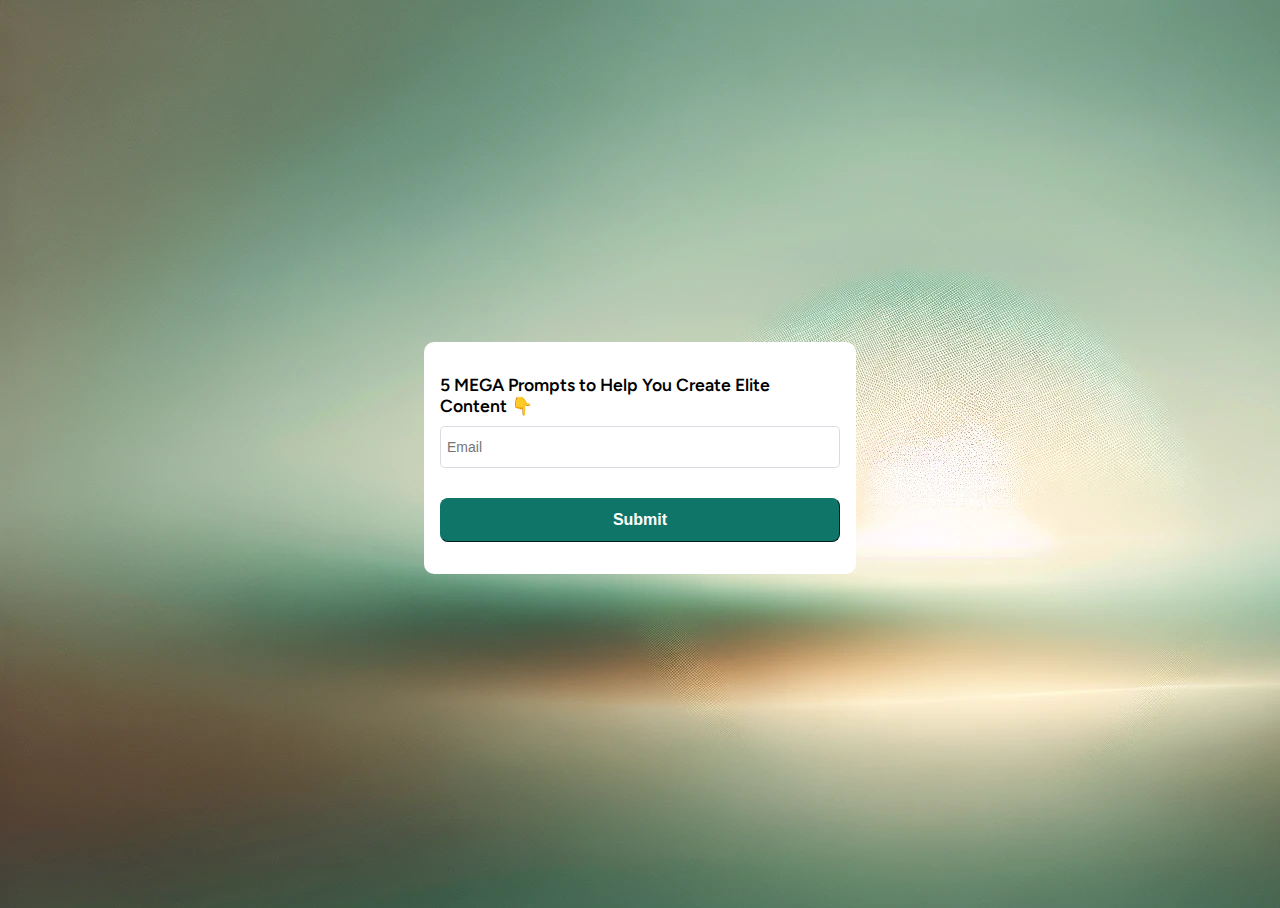
<file: demo2.html>
<!DOCTYPE html>
<html lang="en">

<head>
    <meta charset="utf-8">
    <title>LeadPush | Demo 2</title>

    <!--Meta For No Index-->
    <meta name="robots" content="noindex, Nofollow, Noimageindex">

    <!-- mobile responsive meta -->
    <meta name="viewport" content="width=device-width, initial-scale=1">
    <meta name="viewport" content="width=device-width, initial-scale=1, maximum-scale=1">

    <!--Favicon-->
    <link rel="apple-touch-icon" sizes="57x57" href="images/apple-icon-57x57.png">
    <link rel="apple-touch-icon" sizes="60x60" href="images/apple-icon-60x60.png">
    <link rel="apple-touch-icon" sizes="72x72" href="images/apple-icon-72x72.png">
    <link rel="apple-touch-icon" sizes="76x76" href="images/apple-icon-76x76.png">
    <link rel="apple-touch-icon" sizes="114x114" href="images/apple-icon-114x114.png">
    <link rel="apple-touch-icon" sizes="120x120" href="images/apple-icon-120x120.png">
    <link rel="apple-touch-icon" sizes="144x144" href="images/apple-icon-144x144.png">
    <link rel="apple-touch-icon" sizes="152x152" href="images/apple-icon-152x152.png">
    <link rel="apple-touch-icon" sizes="180x180" href="images/apple-icon-180x180.png">
    <link rel="icon" type="image/png" sizes="192x192" href="images/android-icon-192x192.png">
    <link rel="icon" type="image/png" sizes="32x32" href="images/favicon-32x32.png">
    <link rel="icon" type="image/png" sizes="96x96" href="images/favicon-96x96.png">
    <link rel="icon" type="image/png" sizes="16x16" href="images/favicon-16x16.png">
    <link rel="shortcut icon" href="favicon.ico" type="image/x-icon">
    <link rel="icon" href="images/favicon.png" type="image/x-icon">

    <!-- Fonts -->
    <link rel="preconnect" href="https://fonts.googleapis.com">
    <link rel="preconnect" href="https://fonts.gstatic.com" crossorigin>
    <link href="https://fonts.googleapis.com/css2?family=Figtree:ital,wght@0,300..900;1,300..900&display=swap"
        rel="stylesheet">

    <!-- Stylesheets -->
    <link href="css/demo2.css" rel="stylesheet">
</head>

<body>
    <div class="container">
        <div class="content">
            <p>5 MEGA Prompts to Help You Create Elite Content 👇</p>
            <input type="email" id="unlock-email" placeholder="Email">
            <p class="error-message"></p>
            <button id="submit-btn">Submit</button>
        </div>
    </div>

    <script>
        function validateEmail(email) {
            var regex = /^\w+([.-]?\w+)*@\w+([.-]?\w+)*(\.\w{2,3})+$/;
            return regex.test(email);
        }

        const unlockForm = document.getElementById("unlock-email");
        const submitBtn = document.getElementById("submit-btn");
        submitBtn.onclick = () => {
            const emailValue = unlockForm.value;
            if (validateEmail(emailValue)) {
                window.location.href = "https://docs.google.com/presentation/d/16lN8ZsPewX7UQYZSGQFf7y7jsDT9KmXq2B5LXDkenvE/edit?usp=sharing"
            } else {
                document.querySelector(".content p.error-message").textContent = "Enter valid email address"
            }
        }
    </script>
</body>

</html>
</file>
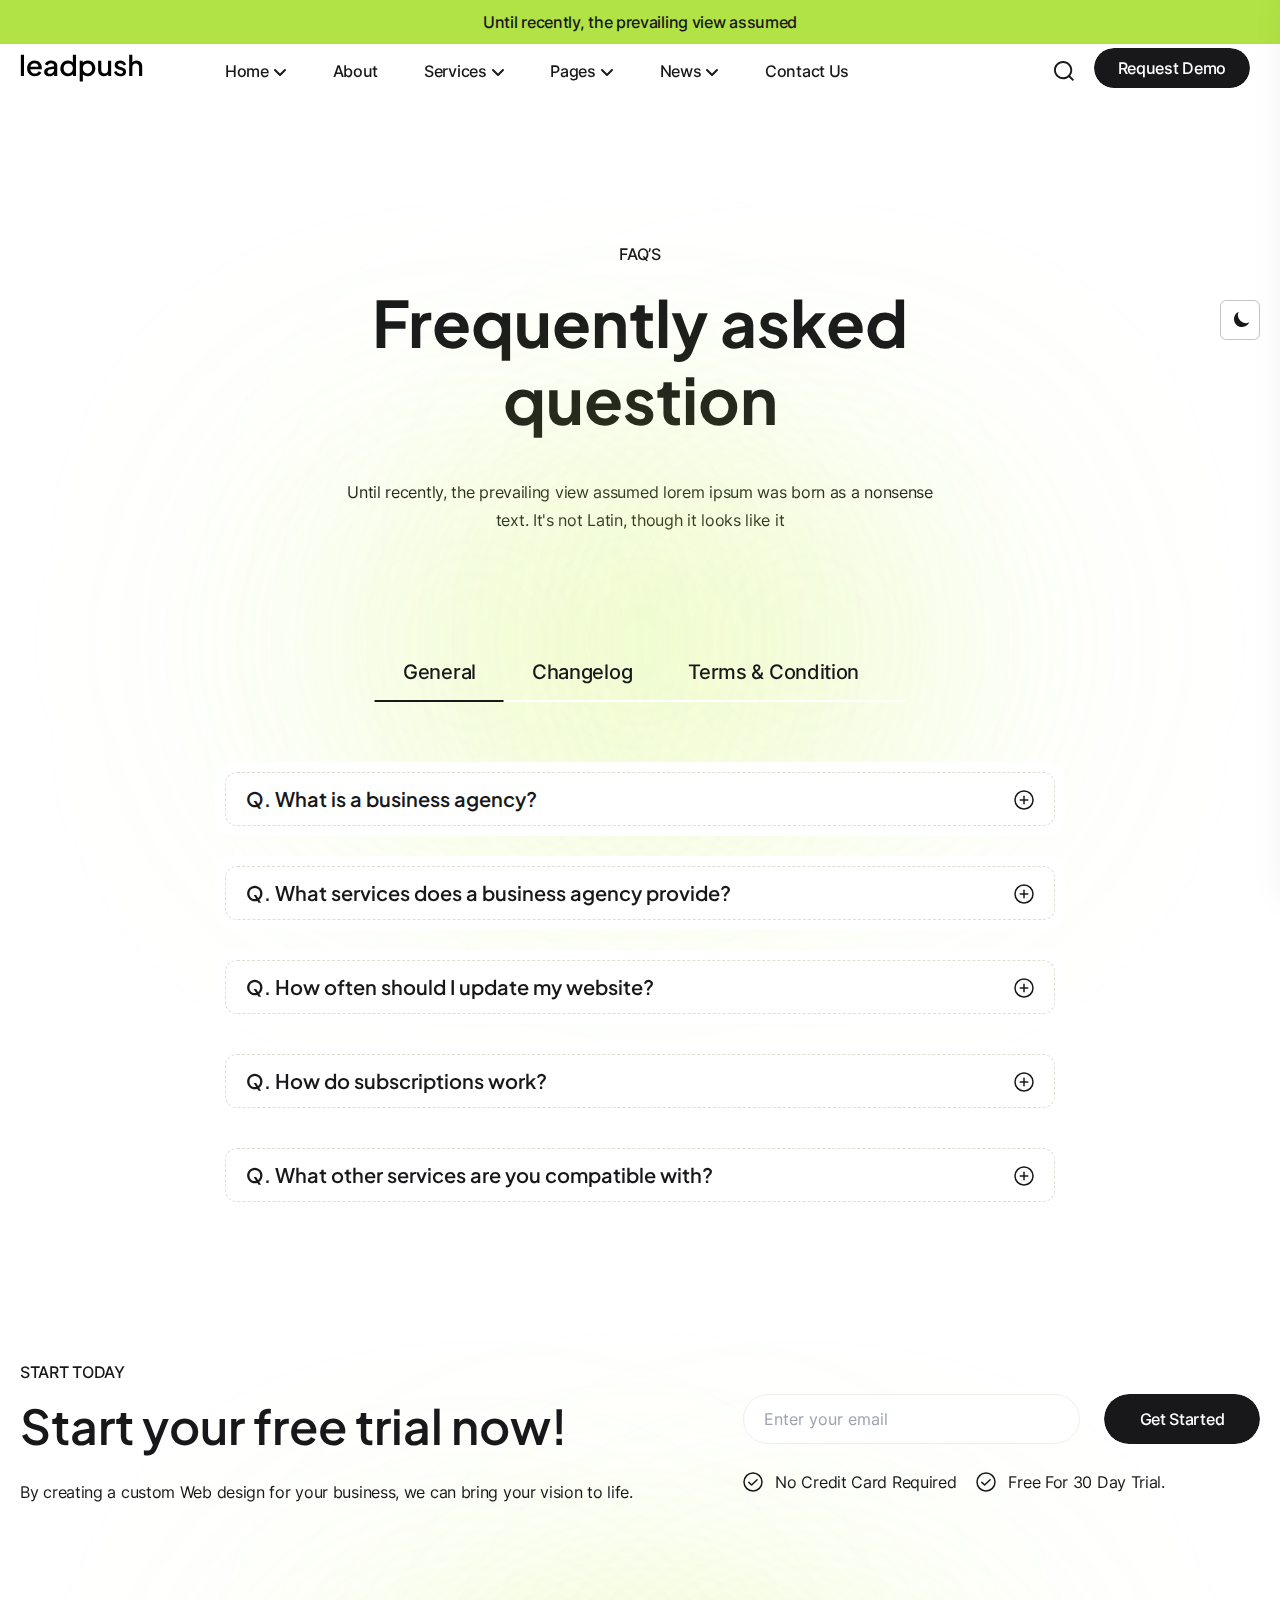
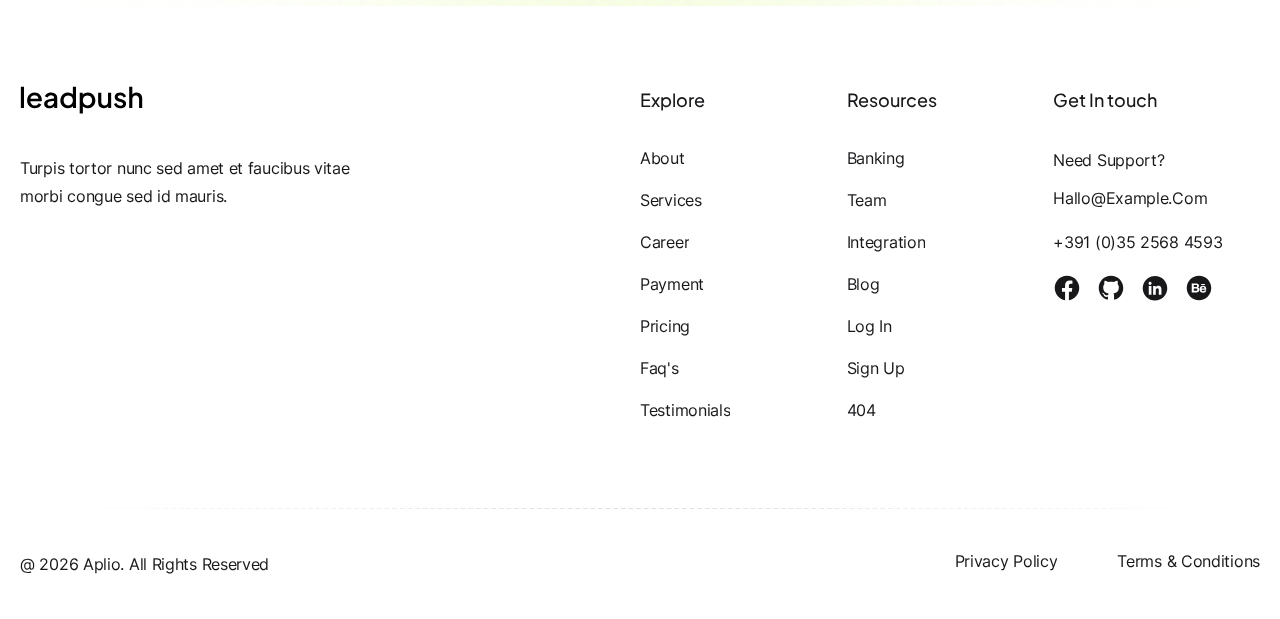
<file: faq.html>
<!DOCTYPE html><html lang="zxx"><head>
  <meta charset="utf-8">
  <title>Aplio</title>

  <!--Meta For No Index-->
  <meta name="robots" content="noindex, Nofollow, Noimageindex">
  
  <!-- mobile responsive meta -->
  <meta name="viewport" content="width=device-width, initial-scale=1">
  <meta name="viewport" content="width=device-width, initial-scale=1, maximum-scale=1">

  <!-- Stylesheets -->

  <link href="css/all.css" rel="stylesheet">
  <link href="css/fancybox.css" rel="stylesheet">
  <link href="css/swiper.css" rel="stylesheet">
  <link href="css/aos.css" rel="stylesheet">
  <link href="css/theme.css" rel="stylesheet">

  <!--Favicon-->
  <link rel="apple-touch-icon" sizes="57x57" href="images/apple-icon-57x57.png">
  <link rel="apple-touch-icon" sizes="60x60" href="images/apple-icon-60x60.png">
  <link rel="apple-touch-icon" sizes="72x72" href="images/apple-icon-72x72.png">
  <link rel="apple-touch-icon" sizes="76x76" href="images/apple-icon-76x76.png">
  <link rel="apple-touch-icon" sizes="114x114" href="images/apple-icon-114x114.png">
  <link rel="apple-touch-icon" sizes="120x120" href="images/apple-icon-120x120.png">
  <link rel="apple-touch-icon" sizes="144x144" href="images/apple-icon-144x144.png">
  <link rel="apple-touch-icon" sizes="152x152" href="images/apple-icon-152x152.png">
  <link rel="apple-touch-icon" sizes="180x180" href="images/apple-icon-180x180.png">
  <link rel="icon" type="image/png" sizes="192x192" href="images/android-icon-192x192.png">
  <link rel="icon" type="image/png" sizes="32x32" href="images/favicon-32x32.png">
  <link rel="icon" type="image/png" sizes="96x96" href="images/favicon-96x96.png">
  <link rel="icon" type="image/png" sizes="16x16" href="images/favicon-16x16.png">
  <link rel="shortcut icon" href="favicon.ico" type="image/x-icon">
  <link rel="icon" href="images/favicon.png" type="image/x-icon">
</head>

<body class="relative overflow-x-hidden  text-base antialiased bg-white dark:bg-dark-300 font-Inter">
  <div class="toggle-button fixed right-5 max-lg:bottom-2.5 lg:top-1/3 z-[10000000000]">
    <button id="theme-toggle" type="button" class="text-paragraph dark:text-white focus:outline-none focus:ring-0 focus:ring-gray-200 w-10 h-10 border rounded-md border-paragraph/25 dark:border-borderColour-dark flex justify-center items-center">
      <svg id="theme-toggle-dark-icon" class="hidden w-5 h-5 ml-1 -mt-[1px]" fill="currentColor" viewBox="0 0 20 20" xmlns="http://www.w3.org/2000/svg">
        <path d="M17.293 13.293A8 8 0 016.707 2.707a8.001 8.001 0 1010.586 10.586z"></path>
      </svg>
      <svg id="theme-toggle-light-icon" class="hidden w-5 h-5" fill="currentColor" viewBox="0 0 20 20" xmlns="http://www.w3.org/2000/svg">
        <path d="M10 2a1 1 0 011 1v1a1 1 0 11-2 0V3a1 1 0 011-1zm4 8a4 4 0 11-8 0 4 4 0 018 0zm-.464 4.95l.707.707a1 1 0 001.414-1.414l-.707-.707a1 1 0 00-1.414 1.414zm2.12-10.607a1 1 0 010 1.414l-.706.707a1 1 0 11-1.414-1.414l.707-.707a1 1 0 011.414 0zM17 11a1 1 0 100-2h-1a1 1 0 100 2h1zm-7 4a1 1 0 011 1v1a1 1 0 11-2 0v-1a1 1 0 011-1zM5.05 6.464A1 1 0 106.465 5.05l-.708-.707a1 1 0 00-1.414 1.414l.707.707zm1.414 8.486l-.707.707a1 1 0 01-1.414-1.414l.707-.707a1 1 0 011.414 1.414zM4 11a1 1 0 100-2H3a1 1 0 000 2h1z" fill-rule="evenodd" clip-rule="evenodd"></path>
      </svg>
    </button>
  </div>

<div class="top-nav fixed top-0 left-0 w-full py-2 text-center duration-500 transition-all origin-top scale-y-100 bg-primary" id="top-nav">
  <p class="max-lg:text-sm text-paragraph dark:text-paragraph font-medium">
    Until recently, the prevailing view assumed
  </p>
</div>


<header class="fixed left-0 top-12 z-[1000000000] duration-500  transition-all w-full bg-transparent" id="mainnavigationBar">
  <nav class="container flex  items-center">
    <div class="nav-logo">
      <a href="index.html">
        <img src="fonts/logo.svg" alt="logo" class="dark:hidden">
        <img src="fonts/logo-light.svg" alt="logo dark version" class="hidden dark:inline-block">
      </a>
    </div>
    <ul class="nav-list hidden lg:flex lg:ml-7 xl:ml-15  [&amp;>*:not(:last-child)]:me-1">
      <li class="relative group">
        <a href="javascript:void(0)" class="font-Inter flex items-center text-base font-medium leading-8 text-paragraph dark:text-white py-[5px] px-5 lg:px-4 xl:px-5 border rounded-large border-transparent hover:bg-white hover:border-borderColour dark:hover:bg-dark-200 
          dark:hover:border-borderColour/10 duration-500 hover:duration-500 transition-colors  ">
          Home
          <i class="fa-solid fa-angle-down text-paragraph dark:text-white ml-1 group-hover:rotate-180 duration-500 mt-1"></i>
        </a>
        <ul class="absolute min-w-[250px] left-0 top-12  p-5   opacity-0 scale-y-0 origin-top duration-500 group-hover:scale-y-100 bg-white dark:bg-dark-200  group-hover:opacity-100 rounded-md [&amp;>*:not(:last-child)]:border-b [&amp;>*:not(:last-child)]:border-dashed [&amp;>*:not(:last-child)]:border-borderColour dark:[&amp;>*:not(:last-child)]:border-borderColour-dark [&amp;>*:not(:first-child)]:mt-2.5 z-10">
          <li class="relative overflow-hidden text-base capitalize text-paragraph pb-2.5 before:absolute before:bottom-0 before:left-0 before:h-[2px] before:w-full before:origin-right before:scale-x-0 before:bg-paragraph dark:before:bg-white  before:transition-transform before:duration-500 duration-500 before:content-[''] before:hover:origin-left before:hover:scale-x-100">
            <a href="index.html" class="flex">
              Home 1
            </a>
          </li>
          <li class="relative overflow-hidden text-base capitalize text-paragraph pb-2.5 before:absolute before:bottom-0 before:left-0 before:h-[2px] before:w-full before:origin-right before:scale-x-0 before:bg-paragraph dark:before:bg-white  before:transition-transform before:duration-500 duration-500 before:content-[''] before:hover:origin-left before:hover:scale-x-100">
            <a href="payment.html" class="flex">
              Home 2
            </a>
          </li>
          <li class="relative overflow-hidden text-base capitalize text-paragraph pb-2.5 before:absolute before:bottom-0 before:left-0 before:h-[2px] before:w-full before:origin-right before:scale-x-0 before:bg-paragraph dark:before:bg-white  before:transition-transform before:duration-500 before:content-[''] before:hover:origin-left before:hover:scale-x-100">
            <a href="banking.html" class="flex">
              Home 3
            </a>
          </li>
        </ul>
      </li>
      <li>
        <a href="about.html" class="font-Inter flex items-center text-base font-medium leading-8 text-paragraph dark:text-white py-[5px] px-5 lg:px-4 xl:px-5 border rounded-large border-transparent hover:bg-white hover:border-borderColour dark:hover:bg-dark-200 
          dark:hover:border-borderColour/10 duration-500 hover:duration-500 transition-colors ">
          About
        </a>
      </li>
      <li class="relative group">
        <a href="javascript:void(0)" class="font-Inter flex items-center text-base font-medium leading-8 text-paragraph dark:text-white py-[5px] px-5 lg:px-4 xl:px-5 border rounded-large border-transparent hover:bg-white hover:border-borderColour dark:hover:bg-dark-200 
          dark:hover:border-borderColour/10 duration-500 hover:duration-500 transition-colors ">
          Services
          <i class="fa-solid fa-angle-down text-paragraph dark:text-white ml-1 group-hover:rotate-180 duration-500 mt-1"></i>
        </a>
        <ul class="absolute min-w-[250px] left-0 top-12  p-5   opacity-0 scale-y-0 origin-top duration-500 group-hover:scale-y-100 bg-white dark:bg-dark-200  group-hover:opacity-100 rounded-md [&amp;>*:not(:last-child)]:border-b [&amp;>*:not(:last-child)]:border-dashed [&amp;>*:not(:last-child)]:border-borderColour dark:[&amp;>*:not(:last-child)]:border-borderColour-dark [&amp;>*:not(:first-child)]:mt-2.5 z-10">
          <li class="relative overflow-hidden text-base capitalize text-paragraph pb-2.5 before:absolute before:bottom-0 before:left-0 before:h-[2px] before:w-full before:origin-right before:scale-x-0 before:bg-paragraph dark:before:bg-white  before:transition-transform before:duration-500 duration-500 before:content-[''] before:hover:origin-left before:hover:scale-x-100">
            <a href="services.html" class="flex">
              Services
            </a>
          </li>
          <li class="relative overflow-hidden text-base capitalize text-paragraph pb-2.5 before:absolute before:bottom-0 before:left-0 before:h-[2px] before:w-full before:origin-right before:scale-x-0 before:bg-paragraph dark:before:bg-white  before:transition-transform before:duration-500 duration-500 before:content-[''] before:hover:origin-left before:hover:scale-x-100">
            <a href="services-single.html"> Service Single </a>
          </li>
        </ul>
      </li>
      <li class="relative group">
        <a href="javascript:void(0)" class="font-Inter flex items-center text-base font-medium leading-8 text-paragraph dark:text-white py-[5px] px-5 lg:px-4 xl:px-5 border rounded-large border-transparent hover:bg-white hover:border-borderColour dark:hover:bg-dark-200 
          dark:hover:border-borderColour/10 duration-500 hover:duration-500 transition-colors group">
          Pages
          <i class="fa-solid fa-angle-down text-paragraph dark:text-white ml-1 group-hover:rotate-180 duration-500 mt-1"></i>
        </a>
        <ul class="absolute min-w-[250px] left-0 top-12  p-5   opacity-0 scale-y-0 origin-top duration-500 group-hover:scale-y-100 bg-white dark:bg-dark-200  group-hover:opacity-100 rounded-md [&amp;>*:not(:last-child)]:border-b [&amp;>*:not(:last-child)]:border-dashed [&amp;>*:not(:last-child)]:border-borderColour dark:[&amp;>*:not(:last-child)]:border-borderColour-dark [&amp;>*:not(:first-child)]:mt-2.5 z-10">
          <li class="relative overflow-hidden text-base capitalize text-paragraph pb-2.5 before:absolute before:bottom-0 before:left-0 before:h-[2px] before:w-full before:origin-right before:scale-x-0 before:bg-paragraph dark:before:bg-white  before:transition-transform before:duration-500 before:content-[''] before:hover:origin-left before:hover:scale-x-100">
            <a href="team.html" class="flex">
              team
            </a>
          </li>
          <li class="relative overflow-hidden text-base capitalize text-paragraph pb-2.5 before:absolute before:bottom-0 before:left-0 before:h-[2px] before:w-full before:origin-right before:scale-x-0 before:bg-paragraph dark:before:bg-white  before:transition-transform before:duration-500 before:content-[''] before:hover:origin-left before:hover:scale-x-100">
            <a href="team-single.html" class="flex">
              Team Details
            </a>
          </li>
          <li class="relative overflow-hidden text-base capitalize text-paragraph pb-2.5 before:absolute before:bottom-0 before:left-0 before:h-[2px] before:w-full before:origin-right before:scale-x-0 before:bg-paragraph dark:before:bg-white  before:transition-transform before:duration-500 before:content-[''] before:hover:origin-left before:hover:scale-x-100">
            <a href="testimonial.html" class="flex">
              Testimonial
            </a>
          </li>
          <li class="relative overflow-hidden text-base capitalize text-paragraph pb-2.5 before:absolute before:bottom-0 before:left-0 before:h-[2px] before:w-full before:origin-right before:scale-x-0 before:bg-paragraph dark:before:bg-white  before:transition-transform before:duration-500 before:content-[''] before:hover:origin-left before:hover:scale-x-100">
            <a href="price.html" class="flex">
              Price
            </a>
          </li>
          <li class="relative overflow-hidden text-base capitalize text-paragraph pb-2.5 before:absolute before:bottom-0 before:left-0 before:h-[2px] before:w-full before:origin-right before:scale-x-0 before:bg-paragraph dark:before:bg-white  before:transition-transform before:duration-500 before:content-[''] before:hover:origin-left before:hover:scale-x-100">
            <a href="career.html" class="flex">
              Career
            </a>
          </li>
          <li class="relative overflow-hidden text-base capitalize text-paragraph pb-2.5 before:absolute before:bottom-0 before:left-0 before:h-[2px] before:w-full before:origin-right before:scale-x-0 before:bg-paragraph dark:before:bg-white  before:transition-transform before:duration-500 before:content-[''] before:hover:origin-left before:hover:scale-x-100">
            <a href="career-single.html" class="flex">
              Career Single
            </a>
          </li>
          <li class="relative overflow-hidden text-base capitalize text-paragraph pb-2.5 before:absolute before:bottom-0 before:left-0 before:h-[2px] before:w-full before:origin-right before:scale-x-0 before:bg-paragraph dark:before:bg-white  before:transition-transform before:duration-500 before:content-[''] before:hover:origin-left before:hover:scale-x-100">
            <a href="faq.html" class="flex">
              FAQ
            </a>
          </li>

          <li class="relative overflow-hidden text-base capitalize text-paragraph pb-2.5 before:absolute before:bottom-0 before:left-0 before:h-[2px] before:w-full before:origin-right before:scale-x-0 before:bg-paragraph dark:before:bg-white  before:transition-transform before:duration-500 before:content-[''] before:hover:origin-left before:hover:scale-x-100">
            <a href="integration.html" class="flex">
              Integration
            </a>
          </li>
          <li class="relative overflow-hidden text-base capitalize text-paragraph pb-2.5 before:absolute before:bottom-0 before:left-0 before:h-[2px] before:w-full before:origin-right before:scale-x-0 before:bg-paragraph dark:before:bg-white  before:transition-transform before:duration-500 before:content-[''] before:hover:origin-left before:hover:scale-x-100">
            <a href="login.html" class="flex">
              Log In
            </a>
          </li>
          <li class="relative overflow-hidden text-base capitalize text-paragraph pb-2.5 before:absolute before:bottom-0 before:left-0 before:h-[2px] before:w-full before:origin-right before:scale-x-0 before:bg-paragraph dark:before:bg-white  before:transition-transform before:duration-500 before:content-[''] before:hover:origin-left before:hover:scale-x-100">
            <a href="signup.html" class="flex">
              Sign Up
            </a>
          </li>
          <li class="relative overflow-hidden text-base capitalize text-paragraph pb-2.5 before:absolute before:bottom-0 before:left-0 before:h-[2px] before:w-full before:origin-right before:scale-x-0 before:bg-paragraph dark:before:bg-white  before:transition-transform before:duration-500 before:content-[''] before:hover:origin-left before:hover:scale-x-100">
            <a href="404.html" class="flex">
              404
            </a>
          </li>
        </ul>
      </li>
      <li class="relative group">
        <a href="javascript:void(0)" class="font-Inter flex items-center text-base font-medium leading-8 text-paragraph dark:text-white py-[5px] px-5 lg:px-4 xl:px-5 border rounded-large border-transparent hover:bg-white hover:border-borderColour dark:hover:bg-dark-200 
          dark:hover:border-borderColour/10 duration-500 hover:duration-500 transition-colors   ">
          News
          <i class="fa-solid fa-angle-down text-paragraph dark:text-white ml-1 group-hover:rotate-180 duration-500 mt-1"></i>
        </a>
        <ul class="absolute min-w-[250px] left-0 top-12  p-5   opacity-0 scale-y-0 origin-top duration-500 group-hover:scale-y-100 bg-white dark:bg-dark-200  group-hover:opacity-100 rounded-md [&amp;>*:not(:last-child)]:border-b [&amp;>*:not(:last-child)]:border-dashed [&amp;>*:not(:last-child)]:border-borderColour dark:[&amp;>*:not(:last-child)]:border-borderColour-dark [&amp;>*:not(:first-child)]:mt-2.5 z-10">
          <li class="relative overflow-hidden text-base capitalize text-paragraph pb-2.5 before:absolute before:bottom-0 before:left-0 before:h-[2px] before:w-full before:origin-right before:scale-x-0 before:bg-paragraph dark:before:bg-white  before:transition-transform before:duration-500 before:content-[''] before:hover:origin-left before:hover:scale-x-100">
            <a href="blog.html" class="flex">
              Blog Grid
            </a>
          </li>
          <li class="relative overflow-hidden text-base capitalize text-paragraph pb-2.5 before:absolute before:bottom-0 before:left-0 before:h-[2px] before:w-full before:origin-right before:scale-x-0 before:bg-paragraph dark:before:bg-white  before:transition-transform before:duration-500 before:content-[''] before:hover:origin-left before:hover:scale-x-100">
            <a href="blog-list.html" class="flex">
              Blog List
            </a>
          </li>
          <li class="relative overflow-hidden text-base capitalize text-paragraph pb-2.5 before:absolute before:bottom-0 before:left-0 before:h-[2px] before:w-full before:origin-right before:scale-x-0 before:bg-paragraph dark:before:bg-white  before:transition-transform before:duration-500 before:content-[''] before:hover:origin-left before:hover:scale-x-100">
            <a href="categories.html" class="flex">
              Blog Categories
            </a>
          </li>
          <li class="relative overflow-hidden text-base capitalize text-paragraph pb-2.5 before:absolute before:bottom-0 before:left-0 before:h-[2px] before:w-full before:origin-right before:scale-x-0 before:bg-paragraph dark:before:bg-white  before:transition-transform before:duration-500 before:content-[''] before:hover:origin-left before:hover:scale-x-100">
            <a href="tags.html" class="flex">
              Blog Tags
            </a>
          </li>
          <li class="relative overflow-hidden text-base capitalize text-paragraph pb-2.5 before:absolute before:bottom-0 before:left-0 before:h-[2px] before:w-full before:origin-right before:scale-x-0 before:bg-paragraph dark:before:bg-white  before:transition-transform before:duration-500 before:content-[''] before:hover:origin-left before:hover:scale-x-100">
            <a href="blog-details.html" class="flex">
              Blog Details
            </a>
          </li>
        </ul>
      </li>
      <li>
        <a href="contact.html" class="font-Inter flex items-center text-base font-medium leading-8 text-paragraph dark:text-white py-[5px] px-5 lg:px-4 xl:px-5 border rounded-large border-transparent hover:bg-white hover:border-borderColour dark:hover:bg-dark-200 
          dark:hover:border-borderColour/10 duration-500 hover:duration-500 transition-colors  ">
          Contact Us
        </a>
      </li>
    </ul>
    <ul class="flex items-center ml-auto  [&amp;>*:not(:last-child)]:me-2.5">
      <li class="">
        <button class="bg-white dark:bg-dark-200 p-2.5 rounded-full " id="open-btn">
          <svg width="20" height="20" viewBox="0 0 20 20" fill="none" xmlns="http://www.w3.org/2000/svg">
            <path fill-rule="evenodd" clip-rule="evenodd" d="M9.11278 0C14.1369 0 18.2245 4.08758 18.2245 9.11278C18.2245 11.2861 17.4592 13.5472 16.1845 14.8512L20 18.6667L18.6667 20L14.8512 16.1856C13.5667 17.4603 11.2861 18.2245 9.11278 18.2245C4.08758 18.2245 0 14.1369 0 9.11278C0 4.08758 4.08758 0 9.11278 0ZM9.11278 16.3395C13.0974 16.3395 16.3395 13.0974 16.3395 9.11278C16.3395 5.12818 13.0974 1.88608 9.11278 1.88608C5.12709 1.88608 1.88499 5.12818 1.88499 9.11278C1.88499 13.0974 5.12709 16.3395 9.11278 16.3395Z" fill="" class="fill-paragraph dark:fill-white"></path>
          </svg>
        </button>
      </li>
      <li class="max-lg:hidden">
        <a href="request-demo.html" class="btn btn-navbar btn-sm">
          Request Demo
        </a>
      </li>
      <li class="max-lg:inline-block lg:hidden ">
        <button class="outline-none mobile-menu-button w-10 h-10 rounded-full bg-white dark:bg-dark-200 relative ">
          <svg xmlns="http://www.w3.org/2000/svg" width="22" height="14" viewBox="0 0 22 14" fill="none" class="absolute top-1/2 left-1/2 -translate-x-1/2 -translate-y-1/2">
            <path d="M0 1C0 0.447715 0.447715 0 1 0H21C21.5523 0 22 0.447715 22 1C22 1.55228 21.5523 2 21 2H1C0.447716 2 0 1.55228 0 1Z" fill="" class="fill-paragraph dark:fill-white"></path>
            <path d="M8 7C8 6.44772 8.44772 6 9 6H21C21.5523 6 22 6.44772 22 7C22 7.55228 21.5523 8 21 8H9C8.44772 8 8 7.55228 8 7Z" fill="" class="fill-paragraph dark:fill-white"></path>
            <path d="M4 13C4 12.4477 4.44772 12 5 12H21C21.5523 12 22 12.4477 22 13C22 13.5523 21.5523 14 21 14H5C4.44772 14 4 13.5523 4 13Z" fill="" class="fill-paragraph dark:fill-white"></path>
          </svg>
        </button>
      </li>
    </ul>
    <div class="mobile-menu max-lg:overflow-y-auto">
      <button class=" outline-none navbar-toggle-close  w-10 h-10 rounded-full bg-white dark:bg-dark-200 absolute right-6 top-5 ">
        <i class="fa-solid fa-times"></i>
      </button>
      <ul class="nav-list flex flex-col gap-5 w-full max-w-[500px] landscape:h-full">
        <li class="relative group">
          <a href="javascript:void(0)" class="font-Inter flex items-center text-base font-medium leading-8 text-paragraph dark:text-white py-[5px] px-5 lg:px-4 xl:px-5 border rounded-large border-transparent hover:bg-white hover:border-borderColour dark:hover:bg-dark-200 
          dark:hover:border-borderColour/10 duration-500 hover:duration-500 transition-colors  ">
            Home
            <i class="fa-solid fa-angle-down text-paragraph ml-auto dark:text-white group-hover:rotate-180 duration-500 mt-1"></i>
          </a>
          <ul class="absolute w-full min-w-[250px] left-0 top-12  p-5   opacity-0 scale-y-0 origin-top duration-500 group-hover:scale-y-100 bg-white dark:bg-dark-200  group-hover:opacity-100 rounded-md [&amp;>*:not(:last-child)]:border-b [&amp;>*:not(:last-child)]:border-dashed [&amp;>*:not(:last-child)]:border-borderColour dark:[&amp;>*:not(:last-child)]:border-borderColour-dark [&amp;>*:not(:first-child)]:mt-2.5 z-10">
            <li class="relative overflow-hidden text-base capitalize text-paragraph pb-2.5 before:absolute before:bottom-0 before:left-0 before:h-[2px] before:w-full before:origin-right before:scale-x-0 before:bg-paragraph dark:before:bg-white  before:transition-transform before:duration-500 duration-500 before:content-[''] before:hover:origin-left before:hover:scale-x-100">
              <a href="index.html" class="flex">
                Home 1
              </a>
            </li>
            <li class="relative overflow-hidden text-base capitalize text-paragraph pb-2.5 before:absolute before:bottom-0 before:left-0 before:h-[2px] before:w-full before:origin-right before:scale-x-0 before:bg-paragraph dark:before:bg-white  before:transition-transform before:duration-500 duration-500 before:content-[''] before:hover:origin-left before:hover:scale-x-100">
              <a href="payment.html" class="flex">
                Home 2
              </a>
            </li>
            <li class="relative overflow-hidden text-base capitalize text-paragraph pb-2.5 before:absolute before:bottom-0 before:left-0 before:h-[2px] before:w-full before:origin-right before:scale-x-0 before:bg-paragraph dark:before:bg-white  before:transition-transform before:duration-500 before:content-[''] before:hover:origin-left before:hover:scale-x-100">
              <a href="banking.html" class="flex">
                Home 3
              </a>
            </li>
          </ul>
        </li>
        <li>
          <a href="about.html" class="font-Inter flex items-center text-base font-medium leading-8 text-paragraph dark:text-white py-[5px] px-5 lg:px-4 xl:px-5 border rounded-large border-transparent hover:bg-white hover:border-borderColour dark:hover:bg-dark-200 
          dark:hover:border-borderColour/10 duration-500 hover:duration-500 transition-colors ">
            About
          </a>
        </li>
        <li class="relative group">
          <a href="javascript:void(0)" class="font-Inter flex items-center text-base font-medium leading-8 text-paragraph dark:text-white py-[5px] px-5 lg:px-4 xl:px-5 border rounded-large border-transparent hover:bg-white hover:border-borderColour dark:hover:bg-dark-200 
          dark:hover:border-borderColour/10 duration-500 hover:duration-500 transition-colors ">
            Services
            <i class="fa-solid fa-angle-down text-paragraph dark:text-white  ml-auto group-hover:rotate-180 duration-500 mt-1"></i>
          </a>
          <ul class="absolute w-full min-w-[250px] left-0 top-12  p-5   opacity-0 scale-y-0 origin-top duration-500 group-hover:scale-y-100 bg-white dark:bg-dark-200  group-hover:opacity-100 rounded-md [&amp;>*:not(:last-child)]:border-b [&amp;>*:not(:last-child)]:border-dashed [&amp;>*:not(:last-child)]:border-borderColour dark:[&amp;>*:not(:last-child)]:border-borderColour-dark [&amp;>*:not(:first-child)]:mt-2.5 z-10">
            <li class="relative overflow-hidden text-base capitalize text-paragraph pb-2.5 before:absolute before:bottom-0 before:left-0 before:h-[2px] before:w-full before:origin-right before:scale-x-0 before:bg-paragraph dark:before:bg-white  before:transition-transform before:duration-500 duration-500 before:content-[''] before:hover:origin-left before:hover:scale-x-100">
              <a href="services.html" class="flex">
                Services
              </a>
            </li>
            <li class="relative overflow-hidden text-base capitalize text-paragraph pb-2.5 before:absolute before:bottom-0 before:left-0 before:h-[2px] before:w-full before:origin-right before:scale-x-0 before:bg-paragraph dark:before:bg-white  before:transition-transform before:duration-500 duration-500 before:content-[''] before:hover:origin-left before:hover:scale-x-100">
              <a href="services-single.html" class="flex">
                Service Single
              </a>
            </li>
          </ul>
        </li>
        <li class="relative group">
          <a href="javascript:void(0)" class="font-Inter flex items-center text-base font-medium leading-8 text-paragraph dark:text-white py-[5px] px-5 lg:px-4 xl:px-5 border rounded-large border-transparent hover:bg-white hover:border-borderColour dark:hover:bg-dark-200 
          dark:hover:border-borderColour/10 duration-500 hover:duration-500 transition-colors group">
            Pages
            <i class="fa-solid fa-angle-down text-paragraph dark:text-white ml-auto group-hover:rotate-180 duration-500 mt-1"></i>
          </a>
          <ul class="absolute w-full min-w-[250px] left-0 top-12  p-5   opacity-0 scale-y-0 origin-top duration-500 group-hover:scale-y-100 bg-white dark:bg-dark-200  group-hover:opacity-100 rounded-md [&amp;>*:not(:last-child)]:border-b [&amp;>*:not(:last-child)]:border-dashed [&amp;>*:not(:last-child)]:border-borderColour dark:[&amp;>*:not(:last-child)]:border-borderColour-dark [&amp;>*:not(:first-child)]:mt-2.5 z-10">
            <li class="relative overflow-hidden text-base capitalize text-paragraph pb-2.5 before:absolute before:bottom-0 before:left-0 before:h-[2px] before:w-full before:origin-right before:scale-x-0 before:bg-paragraph dark:before:bg-white  before:transition-transform before:duration-500 before:content-[''] before:hover:origin-left before:hover:scale-x-100">
              <a href="team.html" class="flex">
                team
              </a>
            </li>
            <li class="relative overflow-hidden text-base capitalize text-paragraph pb-2.5 before:absolute before:bottom-0 before:left-0 before:h-[2px] before:w-full before:origin-right before:scale-x-0 before:bg-paragraph dark:before:bg-white  before:transition-transform before:duration-500 before:content-[''] before:hover:origin-left before:hover:scale-x-100">
              <a href="team-single.html" class="flex">
                Team Details
              </a>
            </li>
            <li class="relative overflow-hidden text-base capitalize text-paragraph pb-2.5 before:absolute before:bottom-0 before:left-0 before:h-[2px] before:w-full before:origin-right before:scale-x-0 before:bg-paragraph dark:before:bg-white  before:transition-transform before:duration-500 before:content-[''] before:hover:origin-left before:hover:scale-x-100">
              <a href="testimonial.html" class="flex">
                Testimonial
              </a>
            </li>
            <li class="relative overflow-hidden text-base capitalize text-paragraph pb-2.5 before:absolute before:bottom-0 before:left-0 before:h-[2px] before:w-full before:origin-right before:scale-x-0 before:bg-paragraph dark:before:bg-white  before:transition-transform before:duration-500 before:content-[''] before:hover:origin-left before:hover:scale-x-100">
              <a href="price.html" class="flex">
                Price
              </a>
            </li>
            <li class="relative overflow-hidden text-base capitalize text-paragraph pb-2.5 before:absolute before:bottom-0 before:left-0 before:h-[2px] before:w-full before:origin-right before:scale-x-0 before:bg-paragraph dark:before:bg-white  before:transition-transform before:duration-500 before:content-[''] before:hover:origin-left before:hover:scale-x-100">
              <a href="career.html" class="flex">
                Career
              </a>
            </li>
            <li class="relative overflow-hidden text-base capitalize text-paragraph pb-2.5 before:absolute before:bottom-0 before:left-0 before:h-[2px] before:w-full before:origin-right before:scale-x-0 before:bg-paragraph dark:before:bg-white  before:transition-transform before:duration-500 before:content-[''] before:hover:origin-left before:hover:scale-x-100">
              <a href="career-single.html" class="flex">
                Career Single
              </a>
            </li>
            <li class="relative overflow-hidden text-base capitalize text-paragraph pb-2.5 before:absolute before:bottom-0 before:left-0 before:h-[2px] before:w-full before:origin-right before:scale-x-0 before:bg-paragraph dark:before:bg-white  before:transition-transform before:duration-500 before:content-[''] before:hover:origin-left before:hover:scale-x-100">
              <a href="faq.html" class="flex">FAQ</a>
            </li>

            <li class="relative overflow-hidden text-base capitalize text-paragraph pb-2.5 before:absolute before:bottom-0 before:left-0 before:h-[2px] before:w-full before:origin-right before:scale-x-0 before:bg-paragraph dark:before:bg-white  before:transition-transform before:duration-500 before:content-[''] before:hover:origin-left before:hover:scale-x-100">
              <a href="integration.html" class="flex">
                Integration
              </a>
            </li>
            <li class="relative overflow-hidden text-base capitalize text-paragraph pb-2.5 before:absolute before:bottom-0 before:left-0 before:h-[2px] before:w-full before:origin-right before:scale-x-0 before:bg-paragraph dark:before:bg-white  before:transition-transform before:duration-500 before:content-[''] before:hover:origin-left before:hover:scale-x-100">
              <a href="login.html" class="flex">
                Log In
              </a>
            </li>
            <li class="relative overflow-hidden text-base capitalize text-paragraph pb-2.5 before:absolute before:bottom-0 before:left-0 before:h-[2px] before:w-full before:origin-right before:scale-x-0 before:bg-paragraph dark:before:bg-white  before:transition-transform before:duration-500 before:content-[''] before:hover:origin-left before:hover:scale-x-100">
              <a href="signup.html" class="flex">
                Sign Up
              </a>
            </li>
            <li class="relative overflow-hidden text-base capitalize text-paragraph pb-2.5 before:absolute before:bottom-0 before:left-0 before:h-[2px] before:w-full before:origin-right before:scale-x-0 before:bg-paragraph dark:before:bg-white  before:transition-transform before:duration-500 before:content-[''] before:hover:origin-left before:hover:scale-x-100">
              <a href="404.html" class="flex">404</a>
            </li>
          </ul>
        </li>
        <li class="relative group">
          <a href="javascript:void(0)" class="font-Inter flex items-center text-base font-medium leading-8 text-paragraph dark:text-white py-[5px] px-5 lg:px-4 xl:px-5 border rounded-large border-transparent hover:bg-white hover:border-borderColour dark:hover:bg-dark-200 
          dark:hover:border-borderColour/10 duration-500 hover:duration-500 transition-colors ">
            News
            <i class="fa-solid fa-angle-down text-paragraph dark:text-white ml-auto group-hover:rotate-180 duration-500 mt-1"></i>
          </a>
          <ul class="absolute w-full min-w-[250px] left-0 top-12  p-5   opacity-0 scale-y-0 origin-top duration-500 group-hover:scale-y-100 bg-white dark:bg-dark-200  group-hover:opacity-100 rounded-md [&amp;>*:not(:last-child)]:border-b [&amp;>*:not(:last-child)]:border-dashed [&amp;>*:not(:last-child)]:border-borderColour dark:[&amp;>*:not(:last-child)]:border-borderColour-dark [&amp;>*:not(:first-child)]:mt-2.5 z-10">
            <li class="relative overflow-hidden text-base capitalize text-paragraph pb-2.5 before:absolute before:bottom-0 before:left-0 before:h-[2px] before:w-full before:origin-right before:scale-x-0 before:bg-paragraph dark:before:bg-white  before:transition-transform before:duration-500 before:content-[''] before:hover:origin-left before:hover:scale-x-100">
              <a href="blog.html" class="flex">
                Blog Grid
              </a>
            </li>
            <li class="relative overflow-hidden text-base capitalize text-paragraph pb-2.5 before:absolute before:bottom-0 before:left-0 before:h-[2px] before:w-full before:origin-right before:scale-x-0 before:bg-paragraph dark:before:bg-white  before:transition-transform before:duration-500 before:content-[''] before:hover:origin-left before:hover:scale-x-100">
              <a href="blog-list.html" class="flex">
                Blog List
              </a>
            </li>
            <li class="relative overflow-hidden text-base capitalize text-paragraph pb-2.5 before:absolute before:bottom-0 before:left-0 before:h-[2px] before:w-full before:origin-right before:scale-x-0 before:bg-paragraph dark:before:bg-white  before:transition-transform before:duration-500 before:content-[''] before:hover:origin-left before:hover:scale-x-100">
              <a href="categories.html" class="flex">
                Blog Categories
              </a>
            </li>
            <li class="relative overflow-hidden text-base capitalize text-paragraph pb-2.5 before:absolute before:bottom-0 before:left-0 before:h-[2px] before:w-full before:origin-right before:scale-x-0 before:bg-paragraph dark:before:bg-white  before:transition-transform before:duration-500 before:content-[''] before:hover:origin-left before:hover:scale-x-100">
              <a href="tags.html" class="flex">
                Blog Tags
              </a>
            </li>
            <li class="relative overflow-hidden text-base capitalize text-paragraph pb-2.5 before:absolute before:bottom-0 before:left-0 before:h-[2px] before:w-full before:origin-right before:scale-x-0 before:bg-paragraph dark:before:bg-white  before:transition-transform before:duration-500 before:content-[''] before:hover:origin-left before:hover:scale-x-100">
              <a href="blog-details.html" class="flex">
                Blog Details
              </a>
            </li>
          </ul>
        </li>
        <li>
          <a href="contact.html" class="font-Inter flex items-center text-base font-medium leading-8 text-paragraph dark:text-white py-[5px] px-5 lg:px-4 xl:px-5 border rounded-large border-transparent hover:bg-white hover:border-borderColour dark:hover:bg-dark-200 
          dark:hover:border-borderColour/10 duration-500 hover:duration-500 transition-colors  ">
            Contact Us
          </a>
        </li>

        <li>
          <a href="request-demo.html" class="btn btn-navbar btn-sm">
            Request Demo
          </a>
        </li>
      </ul>
    </div>
  </nav>
</header>


<section class="hero  overflow-hidden relative max-lg:pt-150 pt-[240px] pb-[60px]">
  <div class="container">
    <div class="max-w-[948px] mx-auto text-center" data-aos="fade-up" data-aos-offset="200" data-aos-duration="1000" data-aos-once="true">
      <p class="mb-4 font-medium uppercase">Faq’s</p>
      <h1 class="max-lg:mb-10 mb-10">Frequently asked <br>  question</h1>
      <p class="max-lg:mb-10 mb-12 max-w-[590px] mx-auto">Until recently, the prevailing view assumed lorem ipsum was born as a nonsense text. It's not Latin, though it looks like it</p>
    </div>
  </div>
</section>


<section class=" pb-150 max-md:overflow-hidden">
  <div class="container relative z-10">
    <div class="absolute left-1/2 top-0 -translate-x-1/2 -translate-y-1/2 flex max-md:flex-col -z-10 max-md:hidden">
      <div class="max-1xl:w-[335px] max-1xl:h-[335px]  1xl:w-[442px] 1xl:h-[442px]  rounded-full bg-primary-200/20 blur-[145px]"></div>
      <div class="max-1xl:w-[335px] max-1xl:h-[335px]  1xl:w-[442px] 1xl:h-[442px]  rounded-full bg-primary-200/25 -ml-[170px] max-md:ml-0 blur-[145px]"></div>
      <div class="max-1xl:w-[335px] max-1xl:h-[335px]  1xl:w-[442px] 1xl:h-[442px]  rounded-full bg-primary-200/20 -ml-[170px] max-md:ml-0 blur-[145px]"></div>
    </div>
    <div class="absolute left-1/2  p-[350px] -translate-x-1/2 bg-cover w-full h-full  bg-[url('../images/hero-gradient.png')] bg-no-repeat bg-center opacity-70 md:hidden -z-10"></div>
    <div class="  max-w-[850px] mx-auto" data-aos="fade-up" data-aos-offset="200" data-aos-duration="1000" data-aos-once="true">
      <ul class=" faq-tabs flex max-md:flex-col max-w-[530px] mx-auto items-center mb-15 border-b-2 border-white dark:border-borderColour-dark max-md:border-none">
        <li class="group tabActive">
          <a class=" py-4 px-7 text-center text-xl font-medium relative after:absolute after:h-0.5 after:w-full after:bottom-0 after:left-1/2 after:-translate-x-1/2 after:origin-right after:scale-x-0 after:bg-paragraph dark:after:bg-white  after:transition-transform after:duration-500 group-[.tabActive]:after:origin-left group-[.tabActive]:after:scale-x-100 -mb-0.5" href="#faq-1">
            General
          </a>
        </li>
        <li class="group ">
          <a class=" py-4 px-7 text-center text-xl font-medium relative after:absolute after:h-0.5 after:w-full after:bottom-0 after:left-1/2 after:-translate-x-1/2 after:origin-right after:scale-x-0 after:bg-paragraph dark:after:bg-white  after:transition-transform after:duration-500 group-[.tabActive]:after:origin-left group-[.tabActive]:after:scale-x-100 -mb-0.5" href="#faq-2">
            Changelog
          </a>
        </li>
        <li class="group ">
          <a class=" py-4 px-7 text-center text-xl font-medium relative after:absolute after:h-0.5 after:w-full after:bottom-0 after:left-1/2 after:-translate-x-1/2 after:origin-right after:scale-x-0 after:bg-paragraph dark:after:bg-white  after:transition-transform after:duration-500 group-[.tabActive]:after:origin-left group-[.tabActive]:after:scale-x-100 -mb-0.5" href="#faq-3">
            Terms &amp; Condition
          </a>
        </li>
      </ul>

      <div class="tab-content">
        <div class="tab-pane tabActive" id="faq-1">
          <div class="[&amp;>*:not(:last-child)]:mb-5">
            <div class="faq-item bg-white dark:bg-dark-200 p-2.5 rounded-medium">
              <div class="faq-header flex items-center py-3 px-5 bg-white dark:bg-dark-200 border border-dashed rounded border-gray-100 dark:border-borderColour-dark  cursor-pointer">
                <h3 class="text-xl font-semibold">Q. What is a business agency?</h3>
                <span class="shrink-0 ml-auto">
                  <svg xmlns="http://www.w3.org/2000/svg" width="20" height="20" viewBox="0 0 20 20" fill="none" class="plus">
                    <path d="M6.25 10H13.75M10 6.25V13.75M19 10C19 14.9706 14.9706 19 10 19C5.02944 19 1 14.9706 1 10C1 5.02944 5.02944 1 10 1C14.9706 1 19 5.02944 19 10Z" stroke="" stroke-width="1.5" stroke-linecap="round" class="stroke-paragraph dark:stroke-primary"></path>
                  </svg>
                  <svg xmlns="http://www.w3.org/2000/svg" width="20" height="20" viewBox="0 0 20 20" fill="none" class=" minus">
                    <path d="M6.25 10H13.75M19 10C19 14.9706 14.9706 19 10 19C5.02944 19 1 14.9706 1 10C1 5.02944 5.02944 1 10 1C14.9706 1 19 5.02944 19 10Z" stroke="" stroke-width="1.5" stroke-linecap="round" class="stroke-paragraph dark:stroke-primary"></path>
                  </svg>
                </span>
              </div>
              <div class="faq-body close">
                <div class="text-paragraph-light pt-6 px-6 pb-3.5 dark:text-[#A1A49D]">
                  Until recently, the prevailing view assumed lorem ipsum was born as a nonsense text. “It's not Latin.
                </div>
              </div>
            </div>
            <div class="faq-item bg-white dark:bg-dark-200 p-2.5 rounded-medium">
              <div class="faq-header flex items-center py-3 px-5 bg-white dark:bg-dark-200 border border-dashed rounded border-gray-100 dark:border-borderColour-dark cursor-pointer">
                <h3 class="text-xl font-semibold">Q. What services does a business agency provide?</h3>
                <span class="shrink-0 ml-auto">
                  <svg xmlns="http://www.w3.org/2000/svg" width="20" height="20" viewBox="0 0 20 20" fill="none" class="plus">
                    <path d="M6.25 10H13.75M10 6.25V13.75M19 10C19 14.9706 14.9706 19 10 19C5.02944 19 1 14.9706 1 10C1 5.02944 5.02944 1 10 1C14.9706 1 19 5.02944 19 10Z" stroke="" stroke-width="1.5" stroke-linecap="round" class="stroke-paragraph dark:stroke-primary"></path>
                  </svg>
                  <svg xmlns="http://www.w3.org/2000/svg" width="20" height="20" viewBox="0 0 20 20" fill="none" class=" minus">
                    <path d="M6.25 10H13.75M19 10C19 14.9706 14.9706 19 10 19C5.02944 19 1 14.9706 1 10C1 5.02944 5.02944 1 10 1C14.9706 1 19 5.02944 19 10Z" stroke="" stroke-width="1.5" stroke-linecap="round" class="stroke-paragraph dark:stroke-primary"></path>
                  </svg>
                </span>
              </div>
              <div class="faq-body close ">
                <div class="text-paragraph-light pt-6 px-6 pb-3.5 dark:text-[#A1A49D]">
                  Until recently, the prevailing view assumed lorem ipsum was born as a nonsense text. “It's not Latin.
                </div>
              </div>
            </div>
            <div class="faq-item bg-white dark:bg-dark-200 p-2.5 rounded-medium">
              <div class="faq-header flex items-center py-3 px-5 bg-white dark:bg-dark-200 border border-dashed rounded border-gray-100 dark:border-borderColour-dark cursor-pointer">
                <h3 class="text-xl font-semibold">Q. How often should I update my website?</h3>
                <span class="shrink-0 ml-auto">
                  <svg xmlns="http://www.w3.org/2000/svg" width="20" height="20" viewBox="0 0 20 20" fill="none" class="plus">
                    <path d="M6.25 10H13.75M10 6.25V13.75M19 10C19 14.9706 14.9706 19 10 19C5.02944 19 1 14.9706 1 10C1 5.02944 5.02944 1 10 1C14.9706 1 19 5.02944 19 10Z" stroke="" stroke-width="1.5" stroke-linecap="round" class="stroke-paragraph dark:stroke-primary"></path>
                  </svg>
                  <svg xmlns="http://www.w3.org/2000/svg" width="20" height="20" viewBox="0 0 20 20" fill="none" class=" minus">
                    <path d="M6.25 10H13.75M19 10C19 14.9706 14.9706 19 10 19C5.02944 19 1 14.9706 1 10C1 5.02944 5.02944 1 10 1C14.9706 1 19 5.02944 19 10Z" stroke="" stroke-width="1.5" stroke-linecap="round" class="stroke-paragraph dark:stroke-primary"></path>
                  </svg>
                </span>
              </div>
              <div class="faq-body close ">
                <div class="text-paragraph-light pt-6 px-6 pb-3.5 dark:text-[#A1A49D]">
                  Until recently, the prevailing view assumed lorem ipsum was born as a nonsense text. “It's not Latin.
                </div>
              </div>
            </div>
            <div class="faq-item bg-white dark:bg-dark-200 p-2.5 rounded-medium">
              <div class="faq-header py-3 px-5 flex items-center bg-white dark:bg-dark-200 border border-dashed rounded border-gray-100 dark:border-borderColour-dark cursor-pointer">
                <h3 class="text-xl font-semibold">Q. How do subscriptions work?</h3>
                <span class="shrink-0 ml-auto">
                  <svg xmlns="http://www.w3.org/2000/svg" width="20" height="20" viewBox="0 0 20 20" fill="none" class="plus">
                    <path d="M6.25 10H13.75M10 6.25V13.75M19 10C19 14.9706 14.9706 19 10 19C5.02944 19 1 14.9706 1 10C1 5.02944 5.02944 1 10 1C14.9706 1 19 5.02944 19 10Z" stroke="" stroke-width="1.5" stroke-linecap="round" class="stroke-paragraph dark:stroke-primary"></path>
                  </svg>
                  <svg xmlns="http://www.w3.org/2000/svg" width="20" height="20" viewBox="0 0 20 20" fill="none" class=" minus">
                    <path d="M6.25 10H13.75M19 10C19 14.9706 14.9706 19 10 19C5.02944 19 1 14.9706 1 10C1 5.02944 5.02944 1 10 1C14.9706 1 19 5.02944 19 10Z" stroke="" stroke-width="1.5" stroke-linecap="round" class="stroke-paragraph dark:stroke-primary"></path>
                  </svg>
                </span>
              </div>
              <div class="faq-body close ">
                <div class="text-paragraph-light pt-6 px-6 pb-3.5 dark:text-[#A1A49D]">
                  Until recently, the prevailing view assumed lorem ipsum was born as a nonsense text. “It's not Latin.
                </div>
              </div>
            </div>
            <div class="faq-item bg-white dark:bg-dark-200 p-2.5 rounded-medium">
              <div class="faq-header flex items-center py-3 px-5  bg-white dark:bg-dark-200 border border-dashed rounded border-gray-100 dark:border-borderColour-dark cursor-pointer">
                <h3 class="text-xl font-semibold ">Q. What other services are you compatible with?</h3>
                <span class="shrink-0 ml-auto">
                  <svg xmlns="http://www.w3.org/2000/svg" width="20" height="20" viewBox="0 0 20 20" fill="none" class="plus">
                    <path d="M6.25 10H13.75M10 6.25V13.75M19 10C19 14.9706 14.9706 19 10 19C5.02944 19 1 14.9706 1 10C1 5.02944 5.02944 1 10 1C14.9706 1 19 5.02944 19 10Z" stroke="" stroke-width="1.5" stroke-linecap="round" class="stroke-paragraph dark:stroke-primary"></path>
                  </svg>
                  <svg xmlns="http://www.w3.org/2000/svg" width="20" height="20" viewBox="0 0 20 20" fill="none" class=" minus">
                    <path d="M6.25 10H13.75M19 10C19 14.9706 14.9706 19 10 19C5.02944 19 1 14.9706 1 10C1 5.02944 5.02944 1 10 1C14.9706 1 19 5.02944 19 10Z" stroke="" stroke-width="1.5" stroke-linecap="round" class="stroke-paragraph dark:stroke-primary"></path>
                  </svg>
                </span>
              </div>
              <div class="faq-body close ">
                <div class="text-paragraph-light pt-6 px-6 pb-3.5 dark:text-[#A1A49D]">
                  Until recently, the prevailing view assumed lorem ipsum was born as a nonsense text. “It's not Latin.
                </div>
              </div>
            </div>
          </div>
        </div>
        <div class="tab-pane" id="faq-2">
          <div class="[&amp;>*:not(:last-child)]:mb-5">
            <div class="faq-item bg-white dark:bg-dark-200 p-2.5 rounded-medium">
              <div class="faq-header flex items-center py-3 px-5 bg-white dark:bg-dark-200 border border-dashed rounded border-gray-100 dark:border-borderColour-dark  cursor-pointer">
                <h3 class="text-xl font-semibold">Q. What is a Changelog?</h3>
                <span class="shrink-0 ml-auto">
                  <svg xmlns="http://www.w3.org/2000/svg" width="20" height="20" viewBox="0 0 20 20" fill="none" class="plus">
                    <path d="M6.25 10H13.75M10 6.25V13.75M19 10C19 14.9706 14.9706 19 10 19C5.02944 19 1 14.9706 1 10C1 5.02944 5.02944 1 10 1C14.9706 1 19 5.02944 19 10Z" stroke="" stroke-width="1.5" stroke-linecap="round" class="stroke-paragraph dark:stroke-primary"></path>
                  </svg>
                  <svg xmlns="http://www.w3.org/2000/svg" width="20" height="20" viewBox="0 0 20 20" fill="none" class=" minus">
                    <path d="M6.25 10H13.75M19 10C19 14.9706 14.9706 19 10 19C5.02944 19 1 14.9706 1 10C1 5.02944 5.02944 1 10 1C14.9706 1 19 5.02944 19 10Z" stroke="" stroke-width="1.5" stroke-linecap="round" class="stroke-paragraph dark:stroke-primary"></path>
                  </svg>
                </span>
              </div>
              <div class="faq-body close">
                <div class="text-paragraph-light pt-6 px-6 pb-3.5 dark:text-[#A1A49D]">
                  Until recently, the prevailing view assumed lorem ipsum was born as a nonsense text. “It's not Latin.
                </div>
              </div>
            </div>
            <div class="faq-item bg-white dark:bg-dark-200 p-2.5 rounded-medium">
              <div class="faq-header flex items-center py-3 px-5 bg-white dark:bg-dark-200 border border-dashed rounded border-gray-100 dark:border-borderColour-dark cursor-pointer">
                <h3 class="text-xl font-semibold">Q. What services does a business agency provide?</h3>
                <span class="shrink-0 ml-auto">
                  <svg xmlns="http://www.w3.org/2000/svg" width="20" height="20" viewBox="0 0 20 20" fill="none" class="plus">
                    <path d="M6.25 10H13.75M10 6.25V13.75M19 10C19 14.9706 14.9706 19 10 19C5.02944 19 1 14.9706 1 10C1 5.02944 5.02944 1 10 1C14.9706 1 19 5.02944 19 10Z" stroke="" stroke-width="1.5" stroke-linecap="round" class="stroke-paragraph dark:stroke-primary"></path>
                  </svg>
                  <svg xmlns="http://www.w3.org/2000/svg" width="20" height="20" viewBox="0 0 20 20" fill="none" class=" minus">
                    <path d="M6.25 10H13.75M19 10C19 14.9706 14.9706 19 10 19C5.02944 19 1 14.9706 1 10C1 5.02944 5.02944 1 10 1C14.9706 1 19 5.02944 19 10Z" stroke="" stroke-width="1.5" stroke-linecap="round" class="stroke-paragraph dark:stroke-primary"></path>
                  </svg>
                </span>
              </div>
              <div class="faq-body close ">
                <div class="text-paragraph-light pt-6 px-6 pb-3.5 dark:text-[#A1A49D]">
                  Until recently, the prevailing view assumed lorem ipsum was born as a nonsense text. “It's not Latin.
                </div>
              </div>
            </div>
            <div class="faq-item bg-white dark:bg-dark-200 p-2.5 rounded-medium">
              <div class="faq-header flex items-center py-3 px-5 bg-white dark:bg-dark-200 border border-dashed rounded border-gray-100 dark:border-borderColour-dark cursor-pointer">
                <h3 class="text-xl font-semibold">Q. How often should I update my website?</h3>
                <span class="shrink-0 ml-auto">
                  <svg xmlns="http://www.w3.org/2000/svg" width="20" height="20" viewBox="0 0 20 20" fill="none" class="plus">
                    <path d="M6.25 10H13.75M10 6.25V13.75M19 10C19 14.9706 14.9706 19 10 19C5.02944 19 1 14.9706 1 10C1 5.02944 5.02944 1 10 1C14.9706 1 19 5.02944 19 10Z" stroke="" stroke-width="1.5" stroke-linecap="round" class="stroke-paragraph dark:stroke-primary"></path>
                  </svg>
                  <svg xmlns="http://www.w3.org/2000/svg" width="20" height="20" viewBox="0 0 20 20" fill="none" class=" minus">
                    <path d="M6.25 10H13.75M19 10C19 14.9706 14.9706 19 10 19C5.02944 19 1 14.9706 1 10C1 5.02944 5.02944 1 10 1C14.9706 1 19 5.02944 19 10Z" stroke="" stroke-width="1.5" stroke-linecap="round" class="stroke-paragraph dark:stroke-primary"></path>
                  </svg>
                </span>
              </div>
              <div class="faq-body close ">
                <div class="text-paragraph-light pt-6 px-6 pb-3.5 dark:text-[#A1A49D]">
                  Until recently, the prevailing view assumed lorem ipsum was born as a nonsense text. “It's not Latin.
                </div>
              </div>
            </div>
            <div class="faq-item bg-white dark:bg-dark-200 p-2.5 rounded-medium">
              <div class="faq-header py-3 px-5 flex items-center bg-white dark:bg-dark-200 border border-dashed rounded border-gray-100 dark:border-borderColour-dark cursor-pointer">
                <h3 class="text-xl font-semibold">Q. How do subscriptions work?</h3>
                <span class="shrink-0 ml-auto">
                  <svg xmlns="http://www.w3.org/2000/svg" width="20" height="20" viewBox="0 0 20 20" fill="none" class="plus">
                    <path d="M6.25 10H13.75M10 6.25V13.75M19 10C19 14.9706 14.9706 19 10 19C5.02944 19 1 14.9706 1 10C1 5.02944 5.02944 1 10 1C14.9706 1 19 5.02944 19 10Z" stroke="" stroke-width="1.5" stroke-linecap="round" class="stroke-paragraph dark:stroke-primary"></path>
                  </svg>
                  <svg xmlns="http://www.w3.org/2000/svg" width="20" height="20" viewBox="0 0 20 20" fill="none" class=" minus">
                    <path d="M6.25 10H13.75M19 10C19 14.9706 14.9706 19 10 19C5.02944 19 1 14.9706 1 10C1 5.02944 5.02944 1 10 1C14.9706 1 19 5.02944 19 10Z" stroke="" stroke-width="1.5" stroke-linecap="round" class="stroke-paragraph dark:stroke-primary"></path>
                  </svg>
                </span>
              </div>
              <div class="faq-body close ">
                <div class="text-paragraph-light pt-6 px-6 pb-3.5 dark:text-[#A1A49D]">
                  Until recently, the prevailing view assumed lorem ipsum was born as a nonsense text. “It's not Latin.
                </div>
              </div>
            </div>
            <div class="faq-item bg-white dark:bg-dark-200 p-2.5 rounded-medium">
              <div class="faq-header flex items-center py-3 px-5  bg-white dark:bg-dark-200 border border-dashed rounded border-gray-100 dark:border-borderColour-dark cursor-pointer">
                <h3 class="text-xl font-semibold ">Q. What other services are you compatible with?</h3>
                <span class="shrink-0 ml-auto">
                  <svg xmlns="http://www.w3.org/2000/svg" width="20" height="20" viewBox="0 0 20 20" fill="none" class="plus">
                    <path d="M6.25 10H13.75M10 6.25V13.75M19 10C19 14.9706 14.9706 19 10 19C5.02944 19 1 14.9706 1 10C1 5.02944 5.02944 1 10 1C14.9706 1 19 5.02944 19 10Z" stroke="" stroke-width="1.5" stroke-linecap="round" class="stroke-paragraph dark:stroke-primary"></path>
                  </svg>
                  <svg xmlns="http://www.w3.org/2000/svg" width="20" height="20" viewBox="0 0 20 20" fill="none" class=" minus">
                    <path d="M6.25 10H13.75M19 10C19 14.9706 14.9706 19 10 19C5.02944 19 1 14.9706 1 10C1 5.02944 5.02944 1 10 1C14.9706 1 19 5.02944 19 10Z" stroke="" stroke-width="1.5" stroke-linecap="round" class="stroke-paragraph dark:stroke-primary"></path>
                  </svg>
                </span>
              </div>
              <div class="faq-body close ">
                <div class="text-paragraph-light pt-6 px-6 pb-3.5 dark:text-[#A1A49D]">
                  Until recently, the prevailing view assumed lorem ipsum was born as a nonsense text. “It's not Latin.
                </div>
              </div>
            </div>
          </div>
        </div>
        <div class="tab-pane" id="faq-3">
          <div class="[&amp;>*:not(:last-child)]:mb-5">
            <div class="faq-item bg-white dark:bg-dark-200 p-2.5 rounded-medium">
              <div class="faq-header flex items-center py-3 px-5 bg-white dark:bg-dark-200 border border-dashed rounded border-gray-100 dark:border-borderColour-dark  cursor-pointer">
                <h3 class="text-xl font-semibold">Q. What is a Terms And Condition ?</h3>
                <span class="shrink-0 ml-auto">
                  <svg xmlns="http://www.w3.org/2000/svg" width="20" height="20" viewBox="0 0 20 20" fill="none" class="plus">
                    <path d="M6.25 10H13.75M10 6.25V13.75M19 10C19 14.9706 14.9706 19 10 19C5.02944 19 1 14.9706 1 10C1 5.02944 5.02944 1 10 1C14.9706 1 19 5.02944 19 10Z" stroke="" stroke-width="1.5" stroke-linecap="round" class="stroke-paragraph dark:stroke-primary"></path>
                  </svg>
                  <svg xmlns="http://www.w3.org/2000/svg" width="20" height="20" viewBox="0 0 20 20" fill="none" class=" minus">
                    <path d="M6.25 10H13.75M19 10C19 14.9706 14.9706 19 10 19C5.02944 19 1 14.9706 1 10C1 5.02944 5.02944 1 10 1C14.9706 1 19 5.02944 19 10Z" stroke="" stroke-width="1.5" stroke-linecap="round" class="stroke-paragraph dark:stroke-primary"></path>
                  </svg>
                </span>
              </div>
              <div class="faq-body close">
                <div class="text-paragraph-light pt-6 px-6 pb-3.5 dark:text-[#A1A49D]">
                  Until recently, the prevailing view assumed lorem ipsum was born as a nonsense text. “It's not Latin.
                </div>
              </div>
            </div>
            <div class="faq-item bg-white dark:bg-dark-200 p-2.5 rounded-medium">
              <div class="faq-header flex items-center py-3 px-5 bg-white dark:bg-dark-200 border border-dashed rounded border-gray-100 dark:border-borderColour-dark cursor-pointer">
                <h3 class="text-xl font-semibold">Q. What services does a business agency provide?</h3>
                <span class="shrink-0 ml-auto">
                  <svg xmlns="http://www.w3.org/2000/svg" width="20" height="20" viewBox="0 0 20 20" fill="none" class="plus">
                    <path d="M6.25 10H13.75M10 6.25V13.75M19 10C19 14.9706 14.9706 19 10 19C5.02944 19 1 14.9706 1 10C1 5.02944 5.02944 1 10 1C14.9706 1 19 5.02944 19 10Z" stroke="" stroke-width="1.5" stroke-linecap="round" class="stroke-paragraph dark:stroke-primary"></path>
                  </svg>
                  <svg xmlns="http://www.w3.org/2000/svg" width="20" height="20" viewBox="0 0 20 20" fill="none" class=" minus">
                    <path d="M6.25 10H13.75M19 10C19 14.9706 14.9706 19 10 19C5.02944 19 1 14.9706 1 10C1 5.02944 5.02944 1 10 1C14.9706 1 19 5.02944 19 10Z" stroke="" stroke-width="1.5" stroke-linecap="round" class="stroke-paragraph dark:stroke-primary"></path>
                  </svg>
                </span>
              </div>
              <div class="faq-body close ">
                <div class="text-paragraph-light pt-6 px-6 pb-3.5 dark:text-[#A1A49D]">
                  Until recently, the prevailing view assumed lorem ipsum was born as a nonsense text. “It's not Latin.
                </div>
              </div>
            </div>
            <div class="faq-item bg-white dark:bg-dark-200 p-2.5 rounded-medium">
              <div class="faq-header flex items-center py-3 px-5 bg-white dark:bg-dark-200 border border-dashed rounded border-gray-100 dark:border-borderColour-dark cursor-pointer">
                <h3 class="text-xl font-semibold">Q. How often should I update my website?</h3>
                <span class="shrink-0 ml-auto">
                  <svg xmlns="http://www.w3.org/2000/svg" width="20" height="20" viewBox="0 0 20 20" fill="none" class="plus">
                    <path d="M6.25 10H13.75M10 6.25V13.75M19 10C19 14.9706 14.9706 19 10 19C5.02944 19 1 14.9706 1 10C1 5.02944 5.02944 1 10 1C14.9706 1 19 5.02944 19 10Z" stroke="" stroke-width="1.5" stroke-linecap="round" class="stroke-paragraph dark:stroke-primary"></path>
                  </svg>
                  <svg xmlns="http://www.w3.org/2000/svg" width="20" height="20" viewBox="0 0 20 20" fill="none" class=" minus">
                    <path d="M6.25 10H13.75M19 10C19 14.9706 14.9706 19 10 19C5.02944 19 1 14.9706 1 10C1 5.02944 5.02944 1 10 1C14.9706 1 19 5.02944 19 10Z" stroke="" stroke-width="1.5" stroke-linecap="round" class="stroke-paragraph dark:stroke-primary"></path>
                  </svg>
                </span>
              </div>
              <div class="faq-body close ">
                <div class="text-paragraph-light pt-6 px-6 pb-3.5 dark:text-[#A1A49D]">
                  Until recently, the prevailing view assumed lorem ipsum was born as a nonsense text. “It's not Latin.
                </div>
              </div>
            </div>
            <div class="faq-item bg-white dark:bg-dark-200 p-2.5 rounded-medium">
              <div class="faq-header py-3 px-5 flex items-center bg-white dark:bg-dark-200 border border-dashed rounded border-gray-100 dark:border-borderColour-dark cursor-pointer">
                <h3 class="text-xl font-semibold">Q. How do subscriptions work?</h3>
                <span class="shrink-0 ml-auto">
                  <svg xmlns="http://www.w3.org/2000/svg" width="20" height="20" viewBox="0 0 20 20" fill="none" class="plus">
                    <path d="M6.25 10H13.75M10 6.25V13.75M19 10C19 14.9706 14.9706 19 10 19C5.02944 19 1 14.9706 1 10C1 5.02944 5.02944 1 10 1C14.9706 1 19 5.02944 19 10Z" stroke="" stroke-width="1.5" stroke-linecap="round" class="stroke-paragraph dark:stroke-primary"></path>
                  </svg>
                  <svg xmlns="http://www.w3.org/2000/svg" width="20" height="20" viewBox="0 0 20 20" fill="none" class=" minus">
                    <path d="M6.25 10H13.75M19 10C19 14.9706 14.9706 19 10 19C5.02944 19 1 14.9706 1 10C1 5.02944 5.02944 1 10 1C14.9706 1 19 5.02944 19 10Z" stroke="" stroke-width="1.5" stroke-linecap="round" class="stroke-paragraph dark:stroke-primary"></path>
                  </svg>
                </span>
              </div>
              <div class="faq-body close ">
                <div class="text-paragraph-light pt-6 px-6 pb-3.5 dark:text-[#A1A49D]">
                  Until recently, the prevailing view assumed lorem ipsum was born as a nonsense text. “It's not Latin.
                </div>
              </div>
            </div>
            <div class="faq-item bg-white dark:bg-dark-200 p-2.5 rounded-medium">
              <div class="faq-header flex items-center py-3 px-5  bg-white dark:bg-dark-200 border border-dashed rounded border-gray-100 dark:border-borderColour-dark cursor-pointer">
                <h3 class="text-xl font-semibold ">Q. What other services are you compatible with?</h3>
                <span class="shrink-0 ml-auto">
                  <svg xmlns="http://www.w3.org/2000/svg" width="20" height="20" viewBox="0 0 20 20" fill="none" class="plus">
                    <path d="M6.25 10H13.75M10 6.25V13.75M19 10C19 14.9706 14.9706 19 10 19C5.02944 19 1 14.9706 1 10C1 5.02944 5.02944 1 10 1C14.9706 1 19 5.02944 19 10Z" stroke="" stroke-width="1.5" stroke-linecap="round" class="stroke-paragraph dark:stroke-primary"></path>
                  </svg>
                  <svg xmlns="http://www.w3.org/2000/svg" width="20" height="20" viewBox="0 0 20 20" fill="none" class=" minus">
                    <path d="M6.25 10H13.75M19 10C19 14.9706 14.9706 19 10 19C5.02944 19 1 14.9706 1 10C1 5.02944 5.02944 1 10 1C14.9706 1 19 5.02944 19 10Z" stroke="" stroke-width="1.5" stroke-linecap="round" class="stroke-paragraph dark:stroke-primary"></path>
                  </svg>
                </span>
              </div>
              <div class="faq-body close ">
                <div class="text-paragraph-light pt-6 px-6 pb-3.5 dark:text-[#A1A49D]">
                  Until recently, the prevailing view assumed lorem ipsum was born as a nonsense text. “It's not Latin.
                </div>
              </div>
            </div>
          </div>
        </div>
      </div>
    </div>
  </div>
</section>


<section class="relative  pb-25 max-md:pb-25 max-md:overflow-hidden">
  <div class="container relative max-md:text-center">
    <div class="absolute left-1/2 -bottom-[442px] -translate-x-1/2  flex max-md:flex-col -z-10 max-md:hidden">
      <div class="max-md:hidden max-1xl:w-[335px] max-1xl:h-[335px]  1xl:w-[442px] 1xl:h-[442px]  rounded-full bg-primary-200/20 blur-[145px]"></div>
      <div class="max-1xl:w-[335px] max-1xl:h-[335px]  1xl:w-[442px] 1xl:h-[442px]  rounded-full bg-primary-200/25 -ml-[170px] max-md:ml-0 blur-[145px]"></div>
      <div class="max-1xl:w-[335px] max-1xl:h-[335px]  1xl:w-[442px] 1xl:h-[442px]  rounded-full bg-primary-200/20 -ml-[170px] max-md:ml-0 blur-[145px]"></div>
    </div>
    <div class="absolute left-1/2 -bottom-[350px] p-[350px] -translate-x-1/2 bg-contain w-full h-full  bg-[url('../images/hero-gradient.png')] bg-no-repeat bg-center opacity-70 md:hidden -z-10"></div>
    <div>
      <div>
        <p class="section-tagline">Start Today</p>
      </div>
      <div class="grid grid-cols-12 grid-y-10 items-start">
        <div class="max-md:col-span-full md:col-span-6 lg:col-span-7">
          <h2 class="mb-5 max-lg:text-[32px] text-[48px] font-semibold ">Start your free trial now!</h2>
          <p>By creating a custom Web design for your business, we can bring your vision to life.</p>
        </div>
        <div class="max-md:col-span-full md:col-span-6 lg:col-span-5 max-md:mt-5 ">
          <form>
            <div class="grid grid-cols-12 items-center max-lg:gap-y-5 lg:gap-x-6 ">
              <input type="text" placeholder="Enter your email" class="bg-transparent placeholder:text-light dark:placeholder:text-[#A1A49D] text-[#A1A49D] text-light focus:outline-none  leading-[1.75] border rounded-[60px] bg-white dark:bg-dark-200 dark:border-[#31332F] border-borderColour max-lg:col-span-full lg:col-span-8 h-full ps-5 max-lg:py-3.5 focus:border-primary duration-300 transition-all outline-none">
              <button class="btn max-lg:col-span-full lg:col-span-4">Get Started</button>
            </div>
          </form>
          <ul class=" flex max-md:flex-col max-lg:gap-y-2.5 items-center max-lg:justify-between lg:gap-5 mt-6 ">
            <li class="flex items-center">
              <svg width="20" height="20" viewBox="0 0 20 20" fill="none" xmlns="http://www.w3.org/2000/svg" class="mr-3">
                <path d="M14.125 7.75L8.62497 13L5.875 10.375M19 10C19 14.9706 14.9706 19 10 19C5.02944 19 1 14.9706 1 10C1 5.02944 5.02944 1 10 1C14.9706 1 19 5.02944 19 10Z" stroke="" class="stroke-paragraph dark:stroke-primary" stroke-width="1.5" stroke-linecap="round" stroke-linejoin="round"></path>
              </svg>
              <p>No Credit Card Required</p>
            </li>
            <li class="flex items-center">
              <svg width="20" height="20" viewBox="0 0 20 20" fill="none" xmlns="http://www.w3.org/2000/svg" class="mr-3">
                <path d="M14.125 7.75L8.62497 13L5.875 10.375M19 10C19 14.9706 14.9706 19 10 19C5.02944 19 1 14.9706 1 10C1 5.02944 5.02944 1 10 1C14.9706 1 19 5.02944 19 10Z" stroke="" class="stroke-paragraph dark:stroke-primary" stroke-width="1.5" stroke-linecap="round" stroke-linejoin="round"></path>
              </svg>
              <p>Free For 30 Day Trial.</p>
            </li>
          </ul>
        </div>
      </div>
    </div>
  </div>
</section>


<section class="bg-white dark:bg-dark-300 overflow-hidden relative pt-20">
  <div class="container">
    <div class="grid grid-cols-12 mb-20 max-lg:gap-y-10 max-lg:text-center">
      <div class="col-span-12 lg:col-span-6">
        <img src="fonts/logo.svg" alt="logo" class="inline-block dark:hidden mb-10">
        <img src="fonts/logo-light.svg" alt="logo dark version" class="hidden dark:inline-block  mb-10">
        <p class="max-w-[350px] max-lg:mx-auto">
          Turpis tortor nunc sed amet et faucibus vitae morbi congue sed id mauris.
        </p>
      </div>
      <div class="col-span-12 lg:col-span-2 max-lg:text-center">
        <h3 class="mb-8 font-medium text-lg">Explore</h3>
        <ul class="[&amp;>*:not(:last-child)]:mb-3">
          <li>
            <a href="about.html" class="relative inline-block overflow-hidden text-base capitalize text-paragraph dark:text-white before:absolute before:bottom-0 before:left-0 before:h-[1px] before:w-full before:origin-right before:scale-x-0 before:bg-paragraph dark:before:bg-white  before:transition-transform before:duration-500 before:content-[''] before:hover:origin-left before:hover:scale-x-100">
              About
            </a>
          </li>
          <li>
            <a href="services.html" class="relative inline-block overflow-hidden text-base capitalize text-paragraph dark:text-white before:absolute before:bottom-0 before:left-0 before:h-[1px] before:w-full before:origin-right before:scale-x-0 before:bg-paragraph dark:before:bg-white  before:transition-transform before:duration-500 before:content-[''] before:hover:origin-left before:hover:scale-x-100">
              Services
            </a>
          </li>
          <li>
            <a href="career.html" class="relative inline-block overflow-hidden text-base capitalize text-paragraph dark:text-white before:absolute before:bottom-0 before:left-0 before:h-[1px] before:w-full before:origin-right before:scale-x-0 before:bg-paragraph dark:before:bg-white  before:transition-transform before:duration-500 before:content-[''] before:hover:origin-left before:hover:scale-x-100">
              Career
            </a>
          </li>
          <li>
            <a href="payment.html" class="relative inline-block overflow-hidden text-base capitalize text-paragraph dark:text-white before:absolute before:bottom-0 before:left-0 before:h-[1px] before:w-full before:origin-right before:scale-x-0 before:bg-paragraph dark:before:bg-white  before:transition-transform before:duration-500 before:content-[''] before:hover:origin-left before:hover:scale-x-100">
              Payment
            </a>
          </li>
          <li>
            <a href="price.html" class="relative inline-block overflow-hidden text-base capitalize text-paragraph dark:text-white before:absolute before:bottom-0 before:left-0 before:h-[1px] before:w-full before:origin-right before:scale-x-0 before:bg-paragraph dark:before:bg-white  before:transition-transform before:duration-500 before:content-[''] before:hover:origin-left before:hover:scale-x-100">
              Pricing
            </a>
          </li>
          <li>
            <a href="faq.html" class="relative inline-block overflow-hidden text-base capitalize text-paragraph dark:text-white before:absolute before:bottom-0 before:left-0 before:h-[1px] before:w-full before:origin-right before:scale-x-0 before:bg-paragraph dark:before:bg-white  before:transition-transform before:duration-500 before:content-[''] before:hover:origin-left before:hover:scale-x-100">
              Faq's
            </a>
          </li>
          <li>
            <a href="testimonial.html" class="relative inline-block overflow-hidden text-base capitalize text-paragraph dark:text-white before:absolute before:bottom-0 before:left-0 before:h-[1px] before:w-full before:origin-right before:scale-x-0 before:bg-paragraph dark:before:bg-white  before:transition-transform before:duration-500 before:content-[''] before:hover:origin-left before:hover:scale-x-100">
              Testimonials
            </a>
          </li>
        </ul>
      </div>
      <div class="col-span-12 lg:col-span-2 max-lg:text-center">
        <h3 class="mb-8 font-medium text-lg">Resources</h3>
        <ul class="[&amp;>*:not(:last-child)]:mb-3">
          <li>
            <a href="banking.html" class="relative inline-block overflow-hidden text-base capitalize text-paragraph dark:text-white before:absolute before:bottom-0 before:left-0 before:h-[1px] before:w-full before:origin-right before:scale-x-0 before:bg-paragraph dark:before:bg-white  before:transition-transform before:duration-500 before:content-[''] before:hover:origin-left before:hover:scale-x-100">
              Banking
            </a>
          </li>
          <li>
            <a href="team.html" class="relative inline-block overflow-hidden text-base capitalize text-paragraph dark:text-white before:absolute before:bottom-0 before:left-0 before:h-[1px] before:w-full before:origin-right before:scale-x-0 before:bg-paragraph dark:before:bg-white  before:transition-transform before:duration-500 before:content-[''] before:hover:origin-left before:hover:scale-x-100">
              Team
            </a>
          </li>
          <li>
            <a href="integration.html" class="relative inline-block overflow-hidden text-base capitalize text-paragraph dark:text-white before:absolute before:bottom-0 before:left-0 before:h-[1px] before:w-full before:origin-right before:scale-x-0 before:bg-paragraph dark:before:bg-white  before:transition-transform before:duration-500 before:content-[''] before:hover:origin-left before:hover:scale-x-100">
              Integration
            </a>
          </li>
          <li>
            <a href="blog.html" class="relative inline-block overflow-hidden text-base capitalize text-paragraph dark:text-white before:absolute before:bottom-0 before:left-0 before:h-[1px] before:w-full before:origin-right before:scale-x-0 before:bg-paragraph dark:before:bg-white  before:transition-transform before:duration-500 before:content-[''] before:hover:origin-left before:hover:scale-x-100">
              Blog
            </a>
          </li>
          <li>
            <a href="login.html" class="relative inline-block overflow-hidden text-base capitalize text-paragraph dark:text-white before:absolute before:bottom-0 before:left-0 before:h-[1px] before:w-full before:origin-right before:scale-x-0 before:bg-paragraph dark:before:bg-white  before:transition-transform before:duration-500 before:content-[''] before:hover:origin-left before:hover:scale-x-100">
              Log In
            </a>
          </li>
          <li>
            <a href="signup.html" class="relative inline-block overflow-hidden text-base capitalize text-paragraph dark:text-white before:absolute before:bottom-0 before:left-0 before:h-[1px] before:w-full before:origin-right before:scale-x-0 before:bg-paragraph dark:before:bg-white  before:transition-transform before:duration-500 before:content-[''] before:hover:origin-left before:hover:scale-x-100">
              Sign Up
            </a>
          </li>
          <li>
            <a href="404.html" class="relative inline-block overflow-hidden text-base capitalize text-paragraph dark:text-white before:absolute before:bottom-0 before:left-0 before:h-[1px] before:w-full before:origin-right before:scale-x-0 before:bg-paragraph dark:before:bg-white  before:transition-transform before:duration-500 before:content-[''] before:hover:origin-left before:hover:scale-x-100">
              404
            </a>
          </li>
        </ul>
      </div>
      <div class="col-span-12 lg:col-span-2 max-lg:text-center">
        <h3 class="mb-8 font-medium text-lg">Get In touch</h3>
        <p class="mb-3">Need Support?</p>
        <p class="mb-3">
          <a href="mailto:hallo@example.com" class="relative inline-block overflow-hidden text-base capitalize text-paragraph dark:text-white before:absolute before:bottom-0 before:left-0 before:h-[1px] before:w-full before:origin-right before:scale-x-0 before:bg-paragraph dark:before:bg-white  before:transition-transform before:duration-500 before:content-[''] before:hover:origin-left before:hover:scale-x-100">
            Hallo@example.com
          </a>
        </p>

        <p class="mb-3">
          <a href="tel:+391(0)355684593" class="relative inline-block overflow-hidden text-base capitalize text-paragraph dark:text-white before:absolute before:bottom-0 before:left-0 before:h-[1px] before:w-full before:origin-right before:scale-x-0 before:bg-paragraph dark:before:bg-white  before:transition-transform before:duration-500 before:content-[''] before:hover:origin-left before:hover:scale-x-100">
            +391 (0)35 2568 4593
          </a>
        </p>
        <ul class="flex items-center max-lg:justify-center social-link gap-4">
          <li>
            <a href="#" class="transiton-all">
              <svg xmlns="http://www.w3.org/2000/svg" width="28" height="28" viewBox="0 0 28 28" fill="none">
                <path d="M26.25 14.0749C26.25 7.26802 20.7655 1.75 14 1.75C7.23451 1.75 1.75 7.26802 1.75 14.0749C1.75 20.2265 6.22962 25.3254 12.0859 26.25V17.6375H8.97559V14.0749H12.0859V11.3595C12.0859 8.27062 13.9148 6.5644 16.7129 6.5644C18.0528 6.5644 19.4551 6.80512 19.4551 6.80512V9.83819H17.9104C16.3888 9.83819 15.9141 10.7883 15.9141 11.764V14.0749H19.3115L18.7684 17.6375H15.9141V26.25C21.7704 25.3254 26.25 20.2265 26.25 14.0749Z" fill="" class="fill-paragraph dark:fill-gray-100 hover:fill-primary dark:hover:fill-primary"></path>
              </svg>
            </a>
          </li>
          <li>
            <a href="#">
              <svg xmlns="http://www.w3.org/2000/svg" width="28" height="28" viewBox="0 0 28 28" fill="none">
                <path d="M14 1.75C7.23187 1.75 1.75 7.23187 1.75 14C1.75 19.4206 5.25656 23.9991 10.1259 25.6222C10.7384 25.7294 10.9681 25.3619 10.9681 25.0403C10.9681 24.7494 10.9528 23.7847 10.9528 22.7587C7.875 23.3253 7.07875 22.0084 6.83375 21.3194C6.69594 20.9672 6.09875 19.88 5.57812 19.5891C5.14937 19.3594 4.53688 18.7928 5.56281 18.7775C6.5275 18.7622 7.21656 19.6656 7.44625 20.0331C8.54875 21.8859 10.3097 21.3653 11.0141 21.0437C11.1213 20.2475 11.4428 19.7116 11.795 19.4053C9.06938 19.0991 6.22125 18.0425 6.22125 13.3569C6.22125 12.0247 6.69594 10.9222 7.47687 10.0647C7.35437 9.75844 6.92562 8.50281 7.59937 6.81844C7.59937 6.81844 8.62531 6.49687 10.9681 8.07406C11.9481 7.79844 12.9894 7.66062 14.0306 7.66062C15.0719 7.66062 16.1131 7.79844 17.0931 8.07406C19.4359 6.48156 20.4619 6.81844 20.4619 6.81844C21.1356 8.50281 20.7069 9.75844 20.5844 10.0647C21.3653 10.9222 21.84 12.0094 21.84 13.3569C21.84 18.0578 18.9766 19.0991 16.2509 19.4053C16.695 19.7881 17.0778 20.5231 17.0778 21.6716C17.0778 23.31 17.0625 24.6269 17.0625 25.0403C17.0625 25.3619 17.2922 25.7447 17.9047 25.6222C20.3365 24.8012 22.4497 23.2383 23.9468 21.1534C25.4438 19.0685 26.2493 16.5667 26.25 14C26.25 7.23187 20.7681 1.75 14 1.75Z" fill=""></path>
              </svg>
            </a>
          </li>
          <li>
            <a href="#">
              <svg xmlns="http://www.w3.org/2000/svg" width="28" height="28" viewBox="0 0 28 28" fill="none">
                <path d="M14.0037 2C9.04517 2 4.57804 4.9866 2.6827 9.56221C0.787361 14.1378 1.83395 19.409 5.33745 22.9125C8.84096 26.4161 14.1122 27.4626 18.6878 25.5673C23.2698 23.6783 26.2564 19.2112 26.2564 14.2527C26.2564 7.48819 20.7682 2 14.0037 2ZM10.4427 20.7045H7.76885V12.0893H10.4427V20.7045ZM9.1026 10.9151C8.47082 10.9151 7.90286 10.5386 7.66036 9.95787C7.41786 9.37715 7.54549 8.70708 7.9922 8.26036C8.43253 7.81365 9.1026 7.67964 9.68333 7.91576C10.2641 8.15188 10.647 8.71984 10.6533 9.34524C10.6533 10.2131 9.96412 10.9087 9.1026 10.9151ZM20.4555 20.7045H17.7816V16.5118C17.7816 15.5099 17.7625 14.2336 16.3904 14.2336C15.0184 14.2336 14.7759 15.3184 14.7759 16.4416V20.7045H12.1147V12.0893H14.6801V13.2635H14.7184C15.0758 12.5871 15.9437 11.8724 17.2455 11.8724C19.9513 11.8724 20.4491 13.6528 20.4491 15.9694V20.7045H20.4555Z" fill="#7D807B"></path>
              </svg>
            </a>
          </li>
          <li>
            <a href="#">
              <svg xmlns="http://www.w3.org/2000/svg" width="28" height="28" viewBox="0 0 28 28" fill="none">
                <path d="M12.0604 11.9583C12.0604 11.0204 11.4224 11.0204 11.4224 11.0204H8.79375V13.0302H11.2565C11.684 13.0302 12.0604 12.8962 12.0604 11.9583Z" fill=""></path>
                <path d="M18.1408 13.0302C16.7499 13.0302 16.5521 14.4211 16.5521 14.4211H19.5125C19.5189 14.4211 19.538 13.0302 18.1408 13.0302Z" fill="#7D807B"></path>
                <path d="M11.4224 14.4211H8.80013V16.8328H11.1225C11.1608 16.8328 11.2182 16.8328 11.2884 16.8328C11.6648 16.8264 12.373 16.718 12.373 15.6589C12.373 14.4083 11.4224 14.4211 11.4224 14.4211Z" fill="#7D807B"></path>
                <path d="M14 1.75C7.24336 1.75 1.75 7.24336 1.75 14C1.75 20.7566 7.24336 26.25 14 26.25C20.7566 26.25 26.25 20.7566 26.25 14C26.25 7.24336 20.7566 1.75 14 1.75ZM16.1693 9.94857H19.8889V11.0587H16.1693V9.94857ZM14.2871 15.7737C14.2871 18.5236 11.4224 18.4342 11.4224 18.4342H6.73294V9.41901H11.4224C12.8516 9.41901 13.9745 10.2102 13.9745 11.818C13.9745 13.4322 12.5964 13.5342 12.5964 13.5342C14.4083 13.5342 14.2871 15.7737 14.2871 15.7737ZM21.2479 15.627H16.5776C16.5776 17.3049 18.1663 17.1965 18.1663 17.1965C19.6656 17.1965 19.6146 16.2267 19.6146 16.2267H21.2033C21.2033 18.8043 18.1152 18.6257 18.1152 18.6257C14.4147 18.6257 14.6508 15.1803 14.6508 15.1803C14.6508 15.1803 14.6444 11.7159 18.1152 11.7159C21.7583 11.7095 21.2479 15.627 21.2479 15.627Z" fill=""></path>
              </svg>
            </a>
          </li>
        </ul>
      </div>
    </div>

    <div class="seperator">
      <img src="fonts/footer-seperator.svg" alt="footer-seperator" class="dark:hidden w-full object-cover">
      <img src="fonts/footer-seperator-dark.svg" alt="footer-seperator" class="hidden dark:block w-full object-cover">
    </div>

    <div class="py-10 max-lg:text-center">
      <div class="flex max-lg:flex-col lg:items-center">
        <p class="max-lg:mb-10">@ <span id="date"></span> Aplio. All Rights Reserved</p>
        <ul class="lg:ml-auto flex items-center gap-15  max-lg:justify-center">
          <li>
            <a href="privacy.html" class="relative inline-block overflow-hidden text-base capitalize text-paragraph dark:text-white before:absolute before:bottom-0 before:left-0 before:h-[1px] before:w-full before:origin-right before:scale-x-0 before:bg-paragraph dark:before:bg-white  before:transition-transform before:duration-500 before:content-[''] before:hover:origin-left before:hover:scale-x-100">
              Privacy Policy
            </a>
          </li>
          <li>
            <a href="terms.html" class="relative inline-block overflow-hidden text-base capitalize text-paragraph dark:text-white before:absolute before:bottom-0 before:left-0 before:h-[1px] before:w-full before:origin-right before:scale-x-0 before:bg-paragraph dark:before:bg-white  before:transition-transform before:duration-500 before:content-[''] before:hover:origin-left before:hover:scale-x-100">
              Terms &amp; Conditions
            </a>
          </li>
        </ul>
      </div>
    </div>
  </div>
</section>

<!---Modal -->
<div aria-hidden="false" class="fixed z-[99999999990] hidden inset-0 top-0 items-start justify-center  bg-metal-900 bg-dark-200/25" onclick="javascript.void(0)" id="modal" role="dialog">
  <div class="relative w-full p-4 h-auto animate-keep-bounce max-w-xl">
    <div class="relative bg-white dark:bg-dark-200 shadow-box rounded-medium p-2.5 ">
      <div class=" border border-dashed rounded border-gray-100 dark:border-borderColour-dark p-10 max-lg:p-5 ">
        <div class="flex items-center justify-between bg border-b border-dashed border-b-borderColour dark:border-borderColour-dark pb-5">
          <h3 class="text-paragraph dark:text-white">Search</h3>
          <button class="text-paragraph dark:text-white" id="ok-btn">
            <svg xmlns="http://www.w3.org/2000/svg" width="20" height="20" fill="currentColor" viewBox="0 0 256 256">
              <rect width="256" height="256" fill="none"></rect>
              <circle cx="128" cy="128" r="96" fill="none" stroke="currentColor" stroke-miterlimit="10" stroke-width="16"></circle>
              <line x1="160" y1="96" x2="96" y2="160" fill="none" stroke="currentColor" stroke-linecap="round" stroke-linejoin="round" stroke-width="16"></line>
              <line x1="160" y1="160" x2="96" y2="96" fill="none" stroke="currentColor" stroke-linecap="round" stroke-linejoin="round" stroke-width="16"></line>
            </svg>
          </button>
        </div>
        <form class="mt-5">
          <div>
            <div class="flex">
              <div class="relative w-full">
                <input class="block w-full focus:outline-none focus:ring-0 text-paragraph border-borderColour py-2.5 px-5  border border- rounded-medium bg-transparent placeholder:text-metal-400 placeholder:text-paragraph dark:placeholder:text-white outline-none focus:border-primary duration-300 transition-all" id="#id-10" placeholder="Search Component" type="text" value="">
              </div>
            </div>
          </div>
        </form>
        <p class="pt-5 font-medium mb-12 hidden"><span>No recent searches</span></p>
        <div class="pt-5">
          <h3 class="mb-1">Search Result</h3>
          <ul class="[&amp;>*:not(:last-child)]:border-dashed [&amp;>*:not(:last-child)]:border-gray-100  dark:[&amp;>*:not(:last-child)]:border-borderColour-dark  [&amp;>*:not(:last-child)]:border-b">
            <li class="group ">
              <a class="  flex items-center justify-between py-5 font-medium" href="services-single.html">
                Investment Banks
                <i class="fa-solid fa-angle-right"></i>
              </a>
            </li>
            <li class="group">
              <a href="services-single.html" class="  flex items-center justify-between py-5 font-medium">
                Financial Analysis <i class="fa-solid fa-angle-right"></i>
              </a>
            </li>
            <li class="group">
              <a href="services-single.html" class="  flex items-center justify-between py-5 font-medium">
                Sales &amp; Trading <i class="fa-solid fa-angle-right"></i>
              </a>
            </li>
          </ul>
        </div>
      </div>
    </div>
  </div>
</div>


<!--
  #############
  Footer Area
  #############
-->
<!-- Mark up for Script Section-->

<script src="js/fancybox.js"></script>
<script src="js/gsap.min.js"></script>
<script src="js/motionpath.js"></script>
<script src="js/swiper.js"></script>
<script src="js/aos.js"></script>
<script src="js/script.js"></script>


</body></html>
</file>
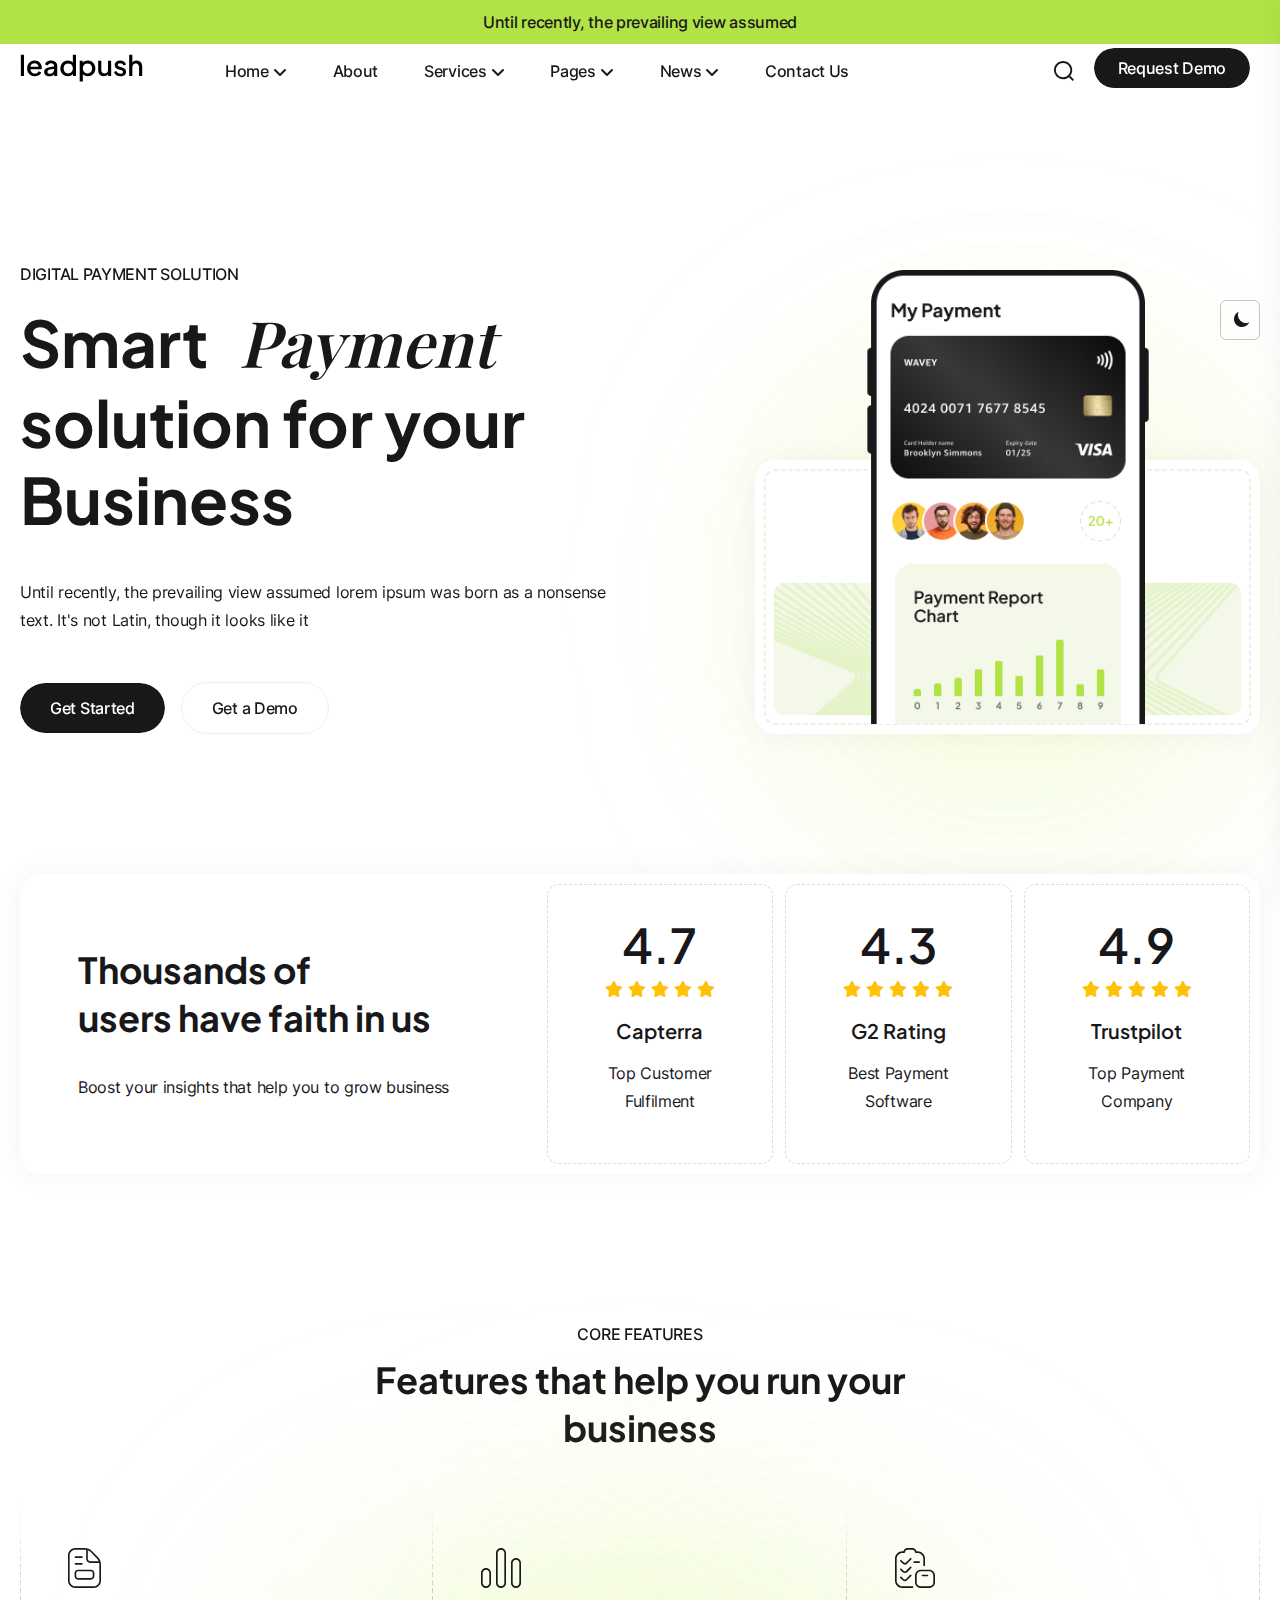
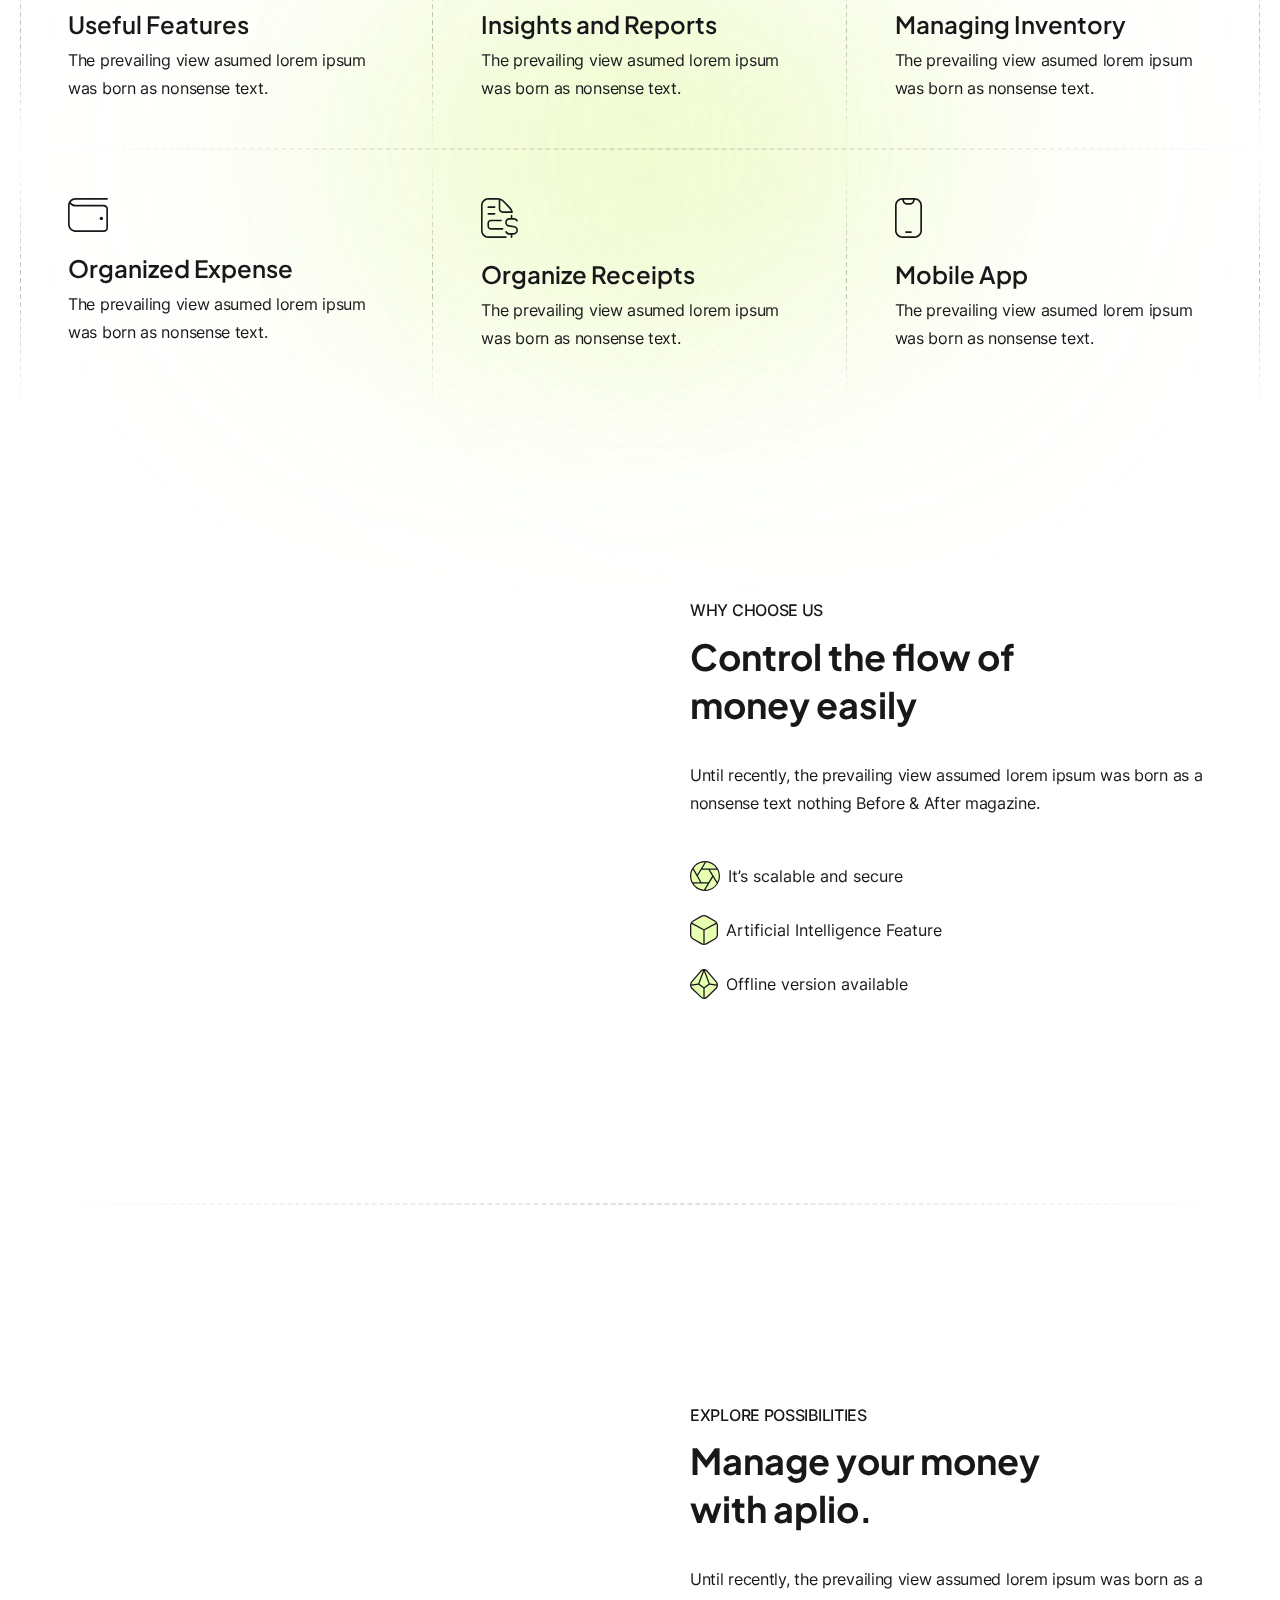
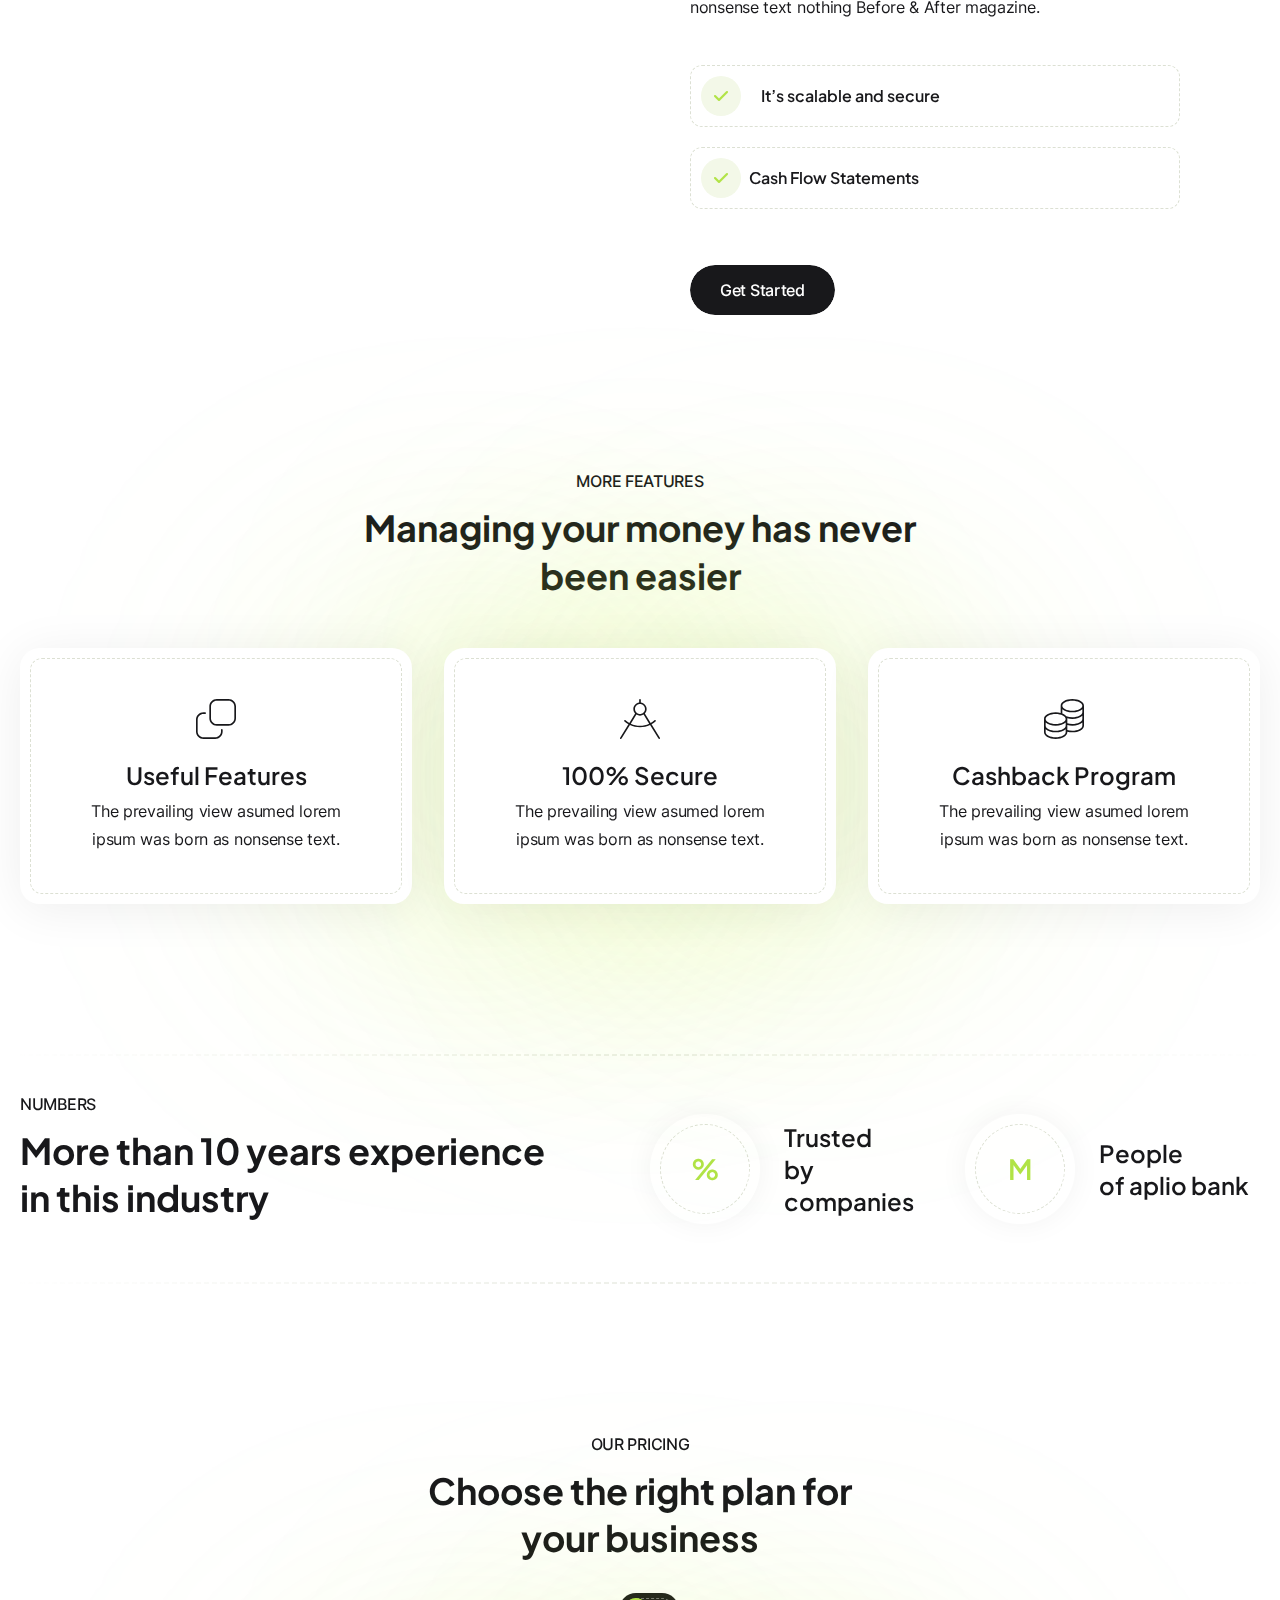
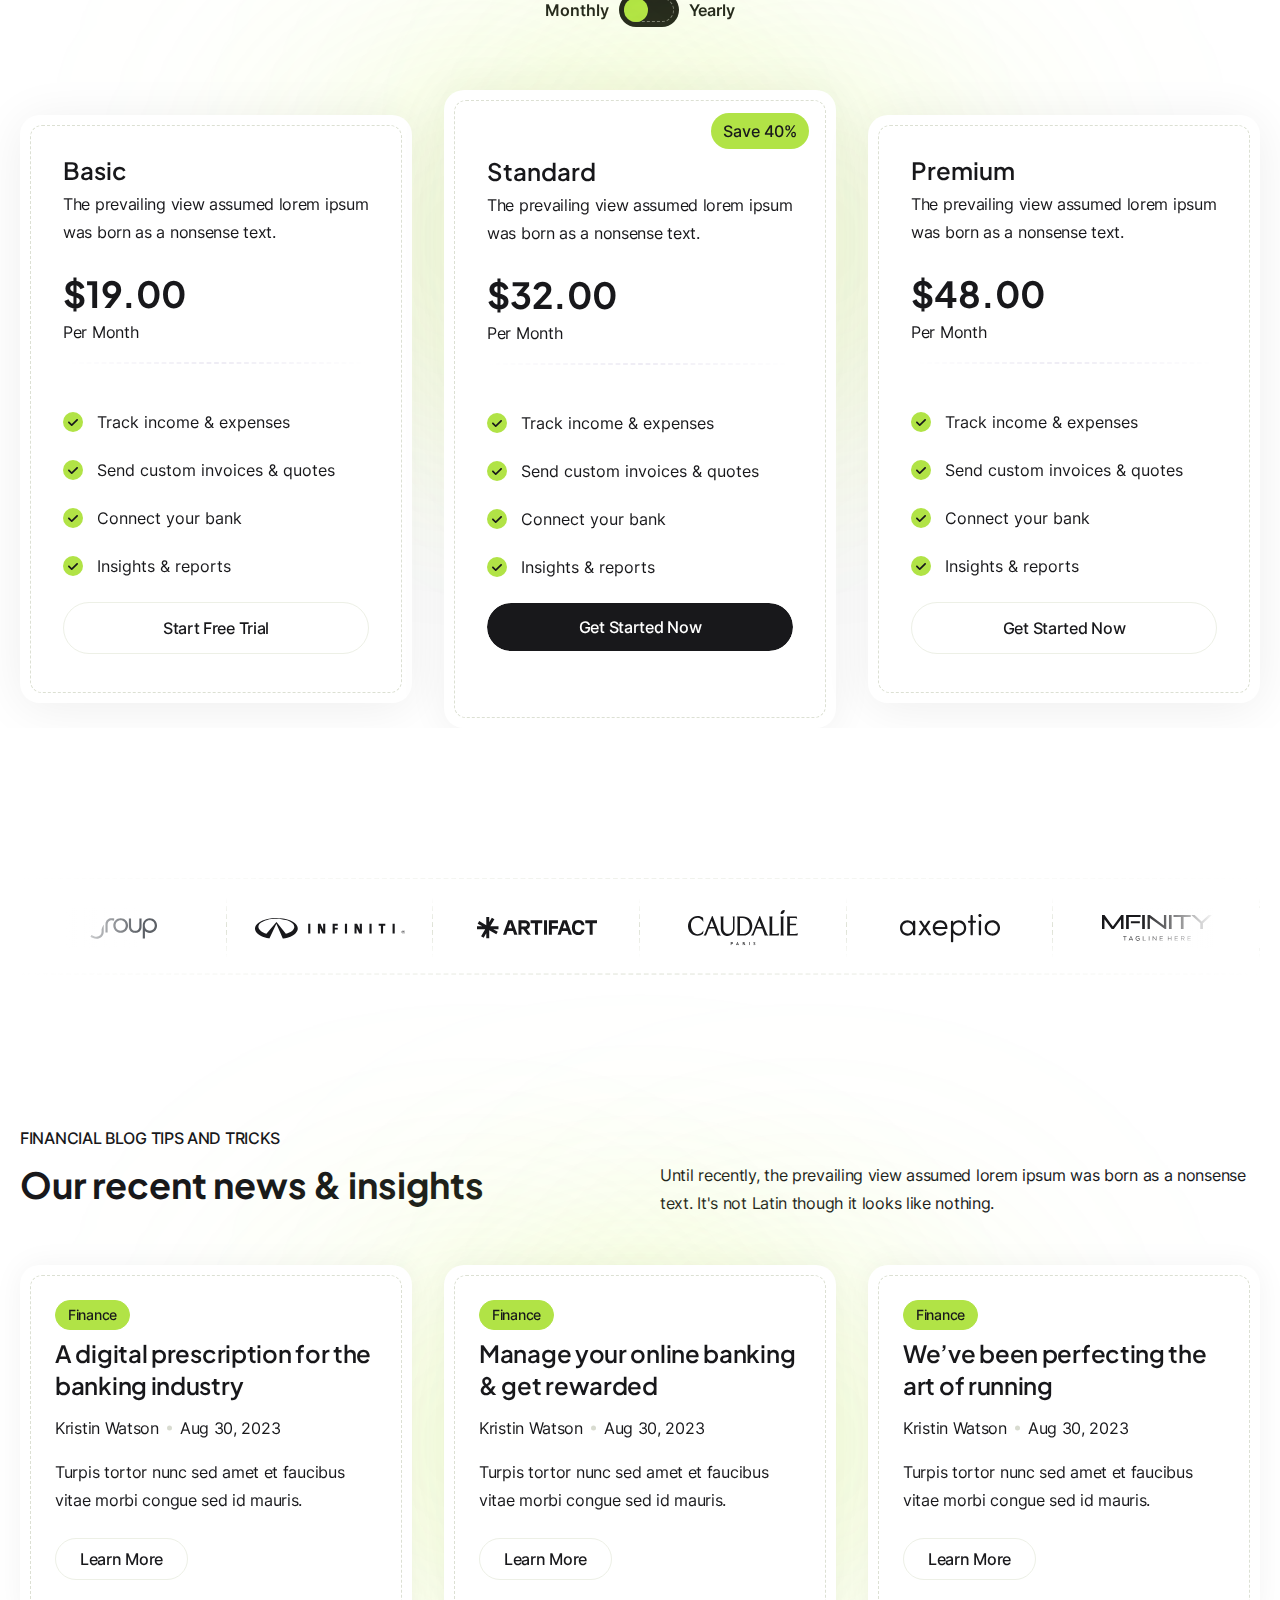
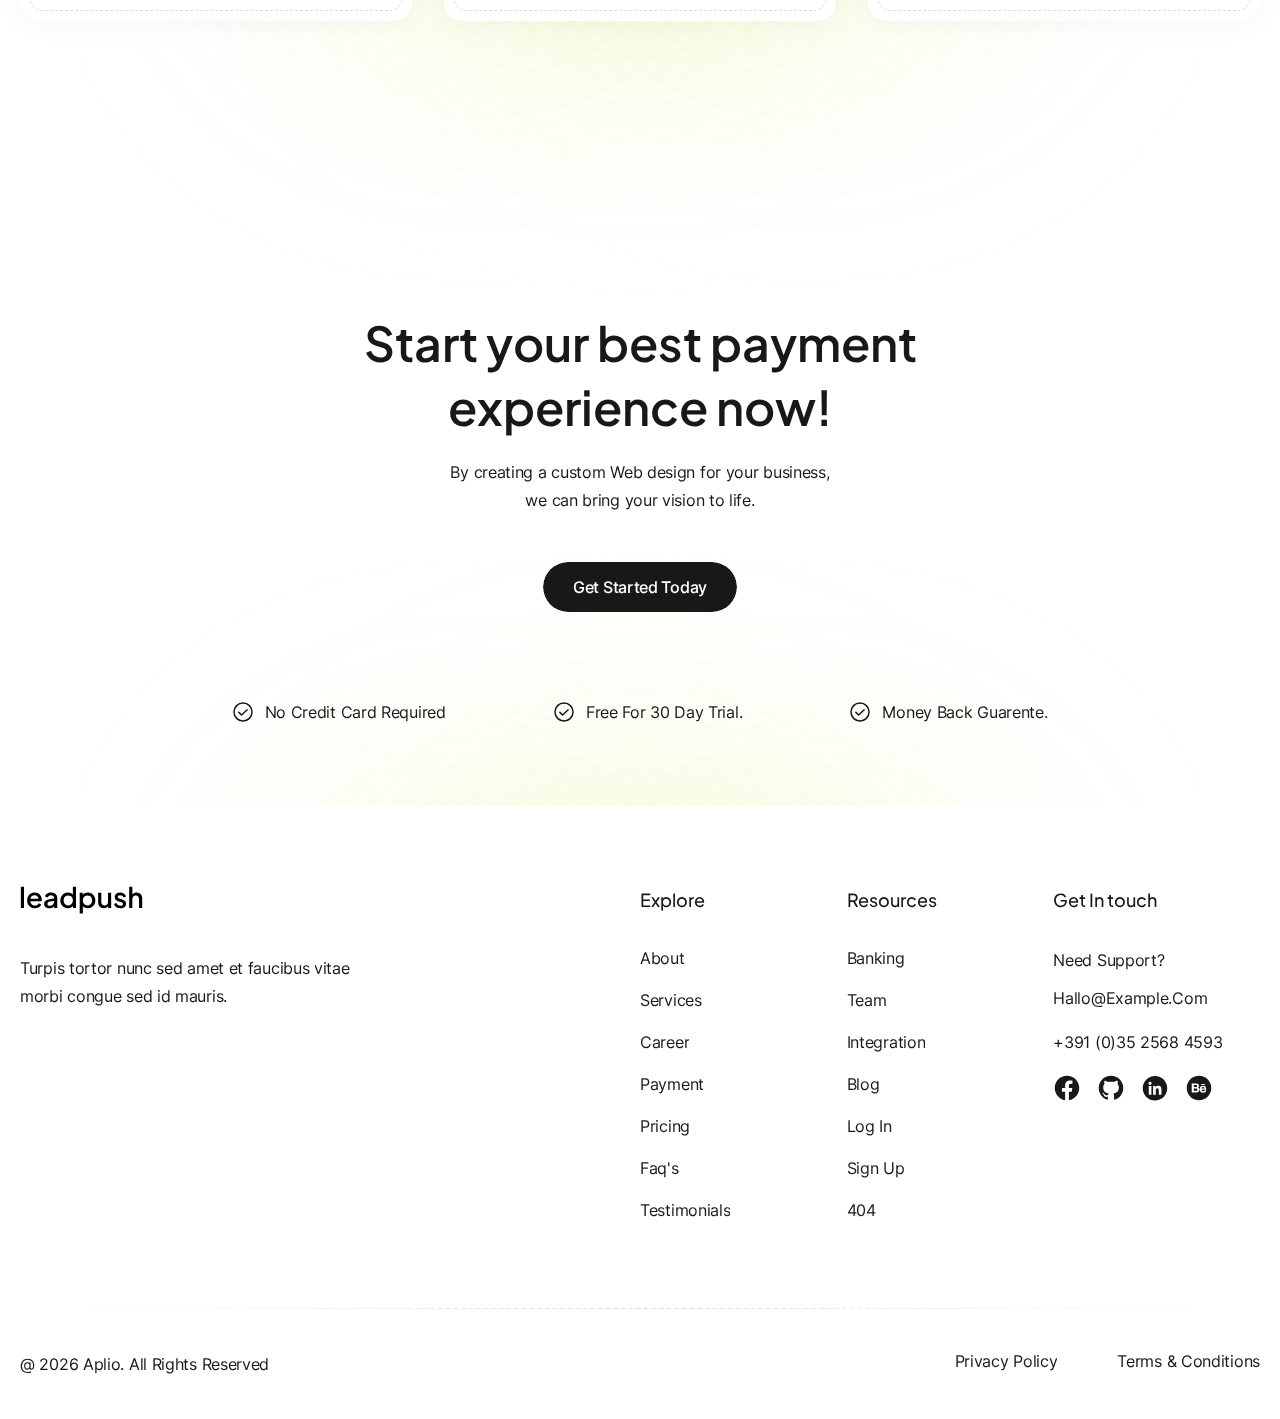
<file: payment.html>
<!DOCTYPE html><html lang="zxx"><head>
  <meta charset="utf-8">
  <title>Aplio</title>

  <!--Meta For No Index-->
  <meta name="robots" content="noindex, Nofollow, Noimageindex">
  
  <!-- mobile responsive meta -->
  <meta name="viewport" content="width=device-width, initial-scale=1">
  <meta name="viewport" content="width=device-width, initial-scale=1, maximum-scale=1">

  <!-- Stylesheets -->

  <link href="css/all.css" rel="stylesheet">
  <link href="css/fancybox.css" rel="stylesheet">
  <link href="css/swiper.css" rel="stylesheet">
  <link href="css/aos.css" rel="stylesheet">
  <link href="css/theme.css" rel="stylesheet">

  <!--Favicon-->
  <link rel="apple-touch-icon" sizes="57x57" href="images/apple-icon-57x57.png">
  <link rel="apple-touch-icon" sizes="60x60" href="images/apple-icon-60x60.png">
  <link rel="apple-touch-icon" sizes="72x72" href="images/apple-icon-72x72.png">
  <link rel="apple-touch-icon" sizes="76x76" href="images/apple-icon-76x76.png">
  <link rel="apple-touch-icon" sizes="114x114" href="images/apple-icon-114x114.png">
  <link rel="apple-touch-icon" sizes="120x120" href="images/apple-icon-120x120.png">
  <link rel="apple-touch-icon" sizes="144x144" href="images/apple-icon-144x144.png">
  <link rel="apple-touch-icon" sizes="152x152" href="images/apple-icon-152x152.png">
  <link rel="apple-touch-icon" sizes="180x180" href="images/apple-icon-180x180.png">
  <link rel="icon" type="image/png" sizes="192x192" href="images/android-icon-192x192.png">
  <link rel="icon" type="image/png" sizes="32x32" href="images/favicon-32x32.png">
  <link rel="icon" type="image/png" sizes="96x96" href="images/favicon-96x96.png">
  <link rel="icon" type="image/png" sizes="16x16" href="images/favicon-16x16.png">
  <link rel="shortcut icon" href="favicon.ico" type="image/x-icon">
  <link rel="icon" href="images/favicon.png" type="image/x-icon">
</head>

<body class="relative overflow-x-hidden  text-base antialiased bg-white dark:bg-dark-300 font-Inter">
  <div class="toggle-button fixed right-5 max-lg:bottom-2.5 lg:top-1/3 z-[10000000000]">
    <button id="theme-toggle" type="button" class="text-paragraph dark:text-white focus:outline-none focus:ring-0 focus:ring-gray-200 w-10 h-10 border rounded-md border-paragraph/25 dark:border-borderColour-dark flex justify-center items-center">
      <svg id="theme-toggle-dark-icon" class="hidden w-5 h-5 ml-1 -mt-[1px]" fill="currentColor" viewBox="0 0 20 20" xmlns="http://www.w3.org/2000/svg">
        <path d="M17.293 13.293A8 8 0 016.707 2.707a8.001 8.001 0 1010.586 10.586z"></path>
      </svg>
      <svg id="theme-toggle-light-icon" class="hidden w-5 h-5" fill="currentColor" viewBox="0 0 20 20" xmlns="http://www.w3.org/2000/svg">
        <path d="M10 2a1 1 0 011 1v1a1 1 0 11-2 0V3a1 1 0 011-1zm4 8a4 4 0 11-8 0 4 4 0 018 0zm-.464 4.95l.707.707a1 1 0 001.414-1.414l-.707-.707a1 1 0 00-1.414 1.414zm2.12-10.607a1 1 0 010 1.414l-.706.707a1 1 0 11-1.414-1.414l.707-.707a1 1 0 011.414 0zM17 11a1 1 0 100-2h-1a1 1 0 100 2h1zm-7 4a1 1 0 011 1v1a1 1 0 11-2 0v-1a1 1 0 011-1zM5.05 6.464A1 1 0 106.465 5.05l-.708-.707a1 1 0 00-1.414 1.414l.707.707zm1.414 8.486l-.707.707a1 1 0 01-1.414-1.414l.707-.707a1 1 0 011.414 1.414zM4 11a1 1 0 100-2H3a1 1 0 000 2h1z" fill-rule="evenodd" clip-rule="evenodd"></path>
      </svg>
    </button>
  </div>

<div class="top-nav fixed top-0 left-0 w-full py-2 text-center duration-500 transition-all origin-top scale-y-100 bg-primary" id="top-nav">
  <p class="max-lg:text-sm text-paragraph dark:text-paragraph font-medium">
    Until recently, the prevailing view assumed
  </p>
</div>


<header class="fixed left-0 top-12 z-[1000000000] duration-500  transition-all w-full bg-transparent" id="mainnavigationBar">
  <nav class="container flex  items-center">
    <div class="nav-logo">
      <a href="index.html">
        <img src="fonts/logo.svg" alt="logo" class="dark:hidden">
        <img src="fonts/logo-light.svg" alt="logo dark version" class="hidden dark:inline-block">
      </a>
    </div>
    <ul class="nav-list hidden lg:flex lg:ml-7 xl:ml-15  [&amp;>*:not(:last-child)]:me-1">
      <li class="relative group">
        <a href="javascript:void(0)" class="font-Inter flex items-center text-base font-medium leading-8 text-paragraph dark:text-white py-[5px] px-5 lg:px-4 xl:px-5 border rounded-large border-transparent hover:bg-white hover:border-borderColour dark:hover:bg-dark-200 
          dark:hover:border-borderColour/10 duration-500 hover:duration-500 transition-colors  ">
          Home
          <i class="fa-solid fa-angle-down text-paragraph dark:text-white ml-1 group-hover:rotate-180 duration-500 mt-1"></i>
        </a>
        <ul class="absolute min-w-[250px] left-0 top-12  p-5   opacity-0 scale-y-0 origin-top duration-500 group-hover:scale-y-100 bg-white dark:bg-dark-200  group-hover:opacity-100 rounded-md [&amp;>*:not(:last-child)]:border-b [&amp;>*:not(:last-child)]:border-dashed [&amp;>*:not(:last-child)]:border-borderColour dark:[&amp;>*:not(:last-child)]:border-borderColour-dark [&amp;>*:not(:first-child)]:mt-2.5 z-10">
          <li class="relative overflow-hidden text-base capitalize text-paragraph pb-2.5 before:absolute before:bottom-0 before:left-0 before:h-[2px] before:w-full before:origin-right before:scale-x-0 before:bg-paragraph dark:before:bg-white  before:transition-transform before:duration-500 duration-500 before:content-[''] before:hover:origin-left before:hover:scale-x-100">
            <a href="index.html" class="flex">
              Home 1
            </a>
          </li>
          <li class="relative overflow-hidden text-base capitalize text-paragraph pb-2.5 before:absolute before:bottom-0 before:left-0 before:h-[2px] before:w-full before:origin-right before:scale-x-0 before:bg-paragraph dark:before:bg-white  before:transition-transform before:duration-500 duration-500 before:content-[''] before:hover:origin-left before:hover:scale-x-100">
            <a href="payment.html" class="flex">
              Home 2
            </a>
          </li>
          <li class="relative overflow-hidden text-base capitalize text-paragraph pb-2.5 before:absolute before:bottom-0 before:left-0 before:h-[2px] before:w-full before:origin-right before:scale-x-0 before:bg-paragraph dark:before:bg-white  before:transition-transform before:duration-500 before:content-[''] before:hover:origin-left before:hover:scale-x-100">
            <a href="banking.html" class="flex">
              Home 3
            </a>
          </li>
        </ul>
      </li>
      <li>
        <a href="about.html" class="font-Inter flex items-center text-base font-medium leading-8 text-paragraph dark:text-white py-[5px] px-5 lg:px-4 xl:px-5 border rounded-large border-transparent hover:bg-white hover:border-borderColour dark:hover:bg-dark-200 
          dark:hover:border-borderColour/10 duration-500 hover:duration-500 transition-colors ">
          About
        </a>
      </li>
      <li class="relative group">
        <a href="javascript:void(0)" class="font-Inter flex items-center text-base font-medium leading-8 text-paragraph dark:text-white py-[5px] px-5 lg:px-4 xl:px-5 border rounded-large border-transparent hover:bg-white hover:border-borderColour dark:hover:bg-dark-200 
          dark:hover:border-borderColour/10 duration-500 hover:duration-500 transition-colors ">
          Services
          <i class="fa-solid fa-angle-down text-paragraph dark:text-white ml-1 group-hover:rotate-180 duration-500 mt-1"></i>
        </a>
        <ul class="absolute min-w-[250px] left-0 top-12  p-5   opacity-0 scale-y-0 origin-top duration-500 group-hover:scale-y-100 bg-white dark:bg-dark-200  group-hover:opacity-100 rounded-md [&amp;>*:not(:last-child)]:border-b [&amp;>*:not(:last-child)]:border-dashed [&amp;>*:not(:last-child)]:border-borderColour dark:[&amp;>*:not(:last-child)]:border-borderColour-dark [&amp;>*:not(:first-child)]:mt-2.5 z-10">
          <li class="relative overflow-hidden text-base capitalize text-paragraph pb-2.5 before:absolute before:bottom-0 before:left-0 before:h-[2px] before:w-full before:origin-right before:scale-x-0 before:bg-paragraph dark:before:bg-white  before:transition-transform before:duration-500 duration-500 before:content-[''] before:hover:origin-left before:hover:scale-x-100">
            <a href="services.html" class="flex">
              Services
            </a>
          </li>
          <li class="relative overflow-hidden text-base capitalize text-paragraph pb-2.5 before:absolute before:bottom-0 before:left-0 before:h-[2px] before:w-full before:origin-right before:scale-x-0 before:bg-paragraph dark:before:bg-white  before:transition-transform before:duration-500 duration-500 before:content-[''] before:hover:origin-left before:hover:scale-x-100">
            <a href="services-single.html"> Service Single </a>
          </li>
        </ul>
      </li>
      <li class="relative group">
        <a href="javascript:void(0)" class="font-Inter flex items-center text-base font-medium leading-8 text-paragraph dark:text-white py-[5px] px-5 lg:px-4 xl:px-5 border rounded-large border-transparent hover:bg-white hover:border-borderColour dark:hover:bg-dark-200 
          dark:hover:border-borderColour/10 duration-500 hover:duration-500 transition-colors group">
          Pages
          <i class="fa-solid fa-angle-down text-paragraph dark:text-white ml-1 group-hover:rotate-180 duration-500 mt-1"></i>
        </a>
        <ul class="absolute min-w-[250px] left-0 top-12  p-5   opacity-0 scale-y-0 origin-top duration-500 group-hover:scale-y-100 bg-white dark:bg-dark-200  group-hover:opacity-100 rounded-md [&amp;>*:not(:last-child)]:border-b [&amp;>*:not(:last-child)]:border-dashed [&amp;>*:not(:last-child)]:border-borderColour dark:[&amp;>*:not(:last-child)]:border-borderColour-dark [&amp;>*:not(:first-child)]:mt-2.5 z-10">
          <li class="relative overflow-hidden text-base capitalize text-paragraph pb-2.5 before:absolute before:bottom-0 before:left-0 before:h-[2px] before:w-full before:origin-right before:scale-x-0 before:bg-paragraph dark:before:bg-white  before:transition-transform before:duration-500 before:content-[''] before:hover:origin-left before:hover:scale-x-100">
            <a href="team.html" class="flex">
              team
            </a>
          </li>
          <li class="relative overflow-hidden text-base capitalize text-paragraph pb-2.5 before:absolute before:bottom-0 before:left-0 before:h-[2px] before:w-full before:origin-right before:scale-x-0 before:bg-paragraph dark:before:bg-white  before:transition-transform before:duration-500 before:content-[''] before:hover:origin-left before:hover:scale-x-100">
            <a href="team-single.html" class="flex">
              Team Details
            </a>
          </li>
          <li class="relative overflow-hidden text-base capitalize text-paragraph pb-2.5 before:absolute before:bottom-0 before:left-0 before:h-[2px] before:w-full before:origin-right before:scale-x-0 before:bg-paragraph dark:before:bg-white  before:transition-transform before:duration-500 before:content-[''] before:hover:origin-left before:hover:scale-x-100">
            <a href="testimonial.html" class="flex">
              Testimonial
            </a>
          </li>
          <li class="relative overflow-hidden text-base capitalize text-paragraph pb-2.5 before:absolute before:bottom-0 before:left-0 before:h-[2px] before:w-full before:origin-right before:scale-x-0 before:bg-paragraph dark:before:bg-white  before:transition-transform before:duration-500 before:content-[''] before:hover:origin-left before:hover:scale-x-100">
            <a href="price.html" class="flex">
              Price
            </a>
          </li>
          <li class="relative overflow-hidden text-base capitalize text-paragraph pb-2.5 before:absolute before:bottom-0 before:left-0 before:h-[2px] before:w-full before:origin-right before:scale-x-0 before:bg-paragraph dark:before:bg-white  before:transition-transform before:duration-500 before:content-[''] before:hover:origin-left before:hover:scale-x-100">
            <a href="career.html" class="flex">
              Career
            </a>
          </li>
          <li class="relative overflow-hidden text-base capitalize text-paragraph pb-2.5 before:absolute before:bottom-0 before:left-0 before:h-[2px] before:w-full before:origin-right before:scale-x-0 before:bg-paragraph dark:before:bg-white  before:transition-transform before:duration-500 before:content-[''] before:hover:origin-left before:hover:scale-x-100">
            <a href="career-single.html" class="flex">
              Career Single
            </a>
          </li>
          <li class="relative overflow-hidden text-base capitalize text-paragraph pb-2.5 before:absolute before:bottom-0 before:left-0 before:h-[2px] before:w-full before:origin-right before:scale-x-0 before:bg-paragraph dark:before:bg-white  before:transition-transform before:duration-500 before:content-[''] before:hover:origin-left before:hover:scale-x-100">
            <a href="faq.html" class="flex">
              FAQ
            </a>
          </li>

          <li class="relative overflow-hidden text-base capitalize text-paragraph pb-2.5 before:absolute before:bottom-0 before:left-0 before:h-[2px] before:w-full before:origin-right before:scale-x-0 before:bg-paragraph dark:before:bg-white  before:transition-transform before:duration-500 before:content-[''] before:hover:origin-left before:hover:scale-x-100">
            <a href="integration.html" class="flex">
              Integration
            </a>
          </li>
          <li class="relative overflow-hidden text-base capitalize text-paragraph pb-2.5 before:absolute before:bottom-0 before:left-0 before:h-[2px] before:w-full before:origin-right before:scale-x-0 before:bg-paragraph dark:before:bg-white  before:transition-transform before:duration-500 before:content-[''] before:hover:origin-left before:hover:scale-x-100">
            <a href="login.html" class="flex">
              Log In
            </a>
          </li>
          <li class="relative overflow-hidden text-base capitalize text-paragraph pb-2.5 before:absolute before:bottom-0 before:left-0 before:h-[2px] before:w-full before:origin-right before:scale-x-0 before:bg-paragraph dark:before:bg-white  before:transition-transform before:duration-500 before:content-[''] before:hover:origin-left before:hover:scale-x-100">
            <a href="signup.html" class="flex">
              Sign Up
            </a>
          </li>
          <li class="relative overflow-hidden text-base capitalize text-paragraph pb-2.5 before:absolute before:bottom-0 before:left-0 before:h-[2px] before:w-full before:origin-right before:scale-x-0 before:bg-paragraph dark:before:bg-white  before:transition-transform before:duration-500 before:content-[''] before:hover:origin-left before:hover:scale-x-100">
            <a href="404.html" class="flex">
              404
            </a>
          </li>
        </ul>
      </li>
      <li class="relative group">
        <a href="javascript:void(0)" class="font-Inter flex items-center text-base font-medium leading-8 text-paragraph dark:text-white py-[5px] px-5 lg:px-4 xl:px-5 border rounded-large border-transparent hover:bg-white hover:border-borderColour dark:hover:bg-dark-200 
          dark:hover:border-borderColour/10 duration-500 hover:duration-500 transition-colors   ">
          News
          <i class="fa-solid fa-angle-down text-paragraph dark:text-white ml-1 group-hover:rotate-180 duration-500 mt-1"></i>
        </a>
        <ul class="absolute min-w-[250px] left-0 top-12  p-5   opacity-0 scale-y-0 origin-top duration-500 group-hover:scale-y-100 bg-white dark:bg-dark-200  group-hover:opacity-100 rounded-md [&amp;>*:not(:last-child)]:border-b [&amp;>*:not(:last-child)]:border-dashed [&amp;>*:not(:last-child)]:border-borderColour dark:[&amp;>*:not(:last-child)]:border-borderColour-dark [&amp;>*:not(:first-child)]:mt-2.5 z-10">
          <li class="relative overflow-hidden text-base capitalize text-paragraph pb-2.5 before:absolute before:bottom-0 before:left-0 before:h-[2px] before:w-full before:origin-right before:scale-x-0 before:bg-paragraph dark:before:bg-white  before:transition-transform before:duration-500 before:content-[''] before:hover:origin-left before:hover:scale-x-100">
            <a href="blog.html" class="flex">
              Blog Grid
            </a>
          </li>
          <li class="relative overflow-hidden text-base capitalize text-paragraph pb-2.5 before:absolute before:bottom-0 before:left-0 before:h-[2px] before:w-full before:origin-right before:scale-x-0 before:bg-paragraph dark:before:bg-white  before:transition-transform before:duration-500 before:content-[''] before:hover:origin-left before:hover:scale-x-100">
            <a href="blog-list.html" class="flex">
              Blog List
            </a>
          </li>
          <li class="relative overflow-hidden text-base capitalize text-paragraph pb-2.5 before:absolute before:bottom-0 before:left-0 before:h-[2px] before:w-full before:origin-right before:scale-x-0 before:bg-paragraph dark:before:bg-white  before:transition-transform before:duration-500 before:content-[''] before:hover:origin-left before:hover:scale-x-100">
            <a href="categories.html" class="flex">
              Blog Categories
            </a>
          </li>
          <li class="relative overflow-hidden text-base capitalize text-paragraph pb-2.5 before:absolute before:bottom-0 before:left-0 before:h-[2px] before:w-full before:origin-right before:scale-x-0 before:bg-paragraph dark:before:bg-white  before:transition-transform before:duration-500 before:content-[''] before:hover:origin-left before:hover:scale-x-100">
            <a href="tags.html" class="flex">
              Blog Tags
            </a>
          </li>
          <li class="relative overflow-hidden text-base capitalize text-paragraph pb-2.5 before:absolute before:bottom-0 before:left-0 before:h-[2px] before:w-full before:origin-right before:scale-x-0 before:bg-paragraph dark:before:bg-white  before:transition-transform before:duration-500 before:content-[''] before:hover:origin-left before:hover:scale-x-100">
            <a href="blog-details.html" class="flex">
              Blog Details
            </a>
          </li>
        </ul>
      </li>
      <li>
        <a href="contact.html" class="font-Inter flex items-center text-base font-medium leading-8 text-paragraph dark:text-white py-[5px] px-5 lg:px-4 xl:px-5 border rounded-large border-transparent hover:bg-white hover:border-borderColour dark:hover:bg-dark-200 
          dark:hover:border-borderColour/10 duration-500 hover:duration-500 transition-colors  ">
          Contact Us
        </a>
      </li>
    </ul>
    <ul class="flex items-center ml-auto  [&amp;>*:not(:last-child)]:me-2.5">
      <li class="">
        <button class="bg-white dark:bg-dark-200 p-2.5 rounded-full " id="open-btn">
          <svg width="20" height="20" viewBox="0 0 20 20" fill="none" xmlns="http://www.w3.org/2000/svg">
            <path fill-rule="evenodd" clip-rule="evenodd" d="M9.11278 0C14.1369 0 18.2245 4.08758 18.2245 9.11278C18.2245 11.2861 17.4592 13.5472 16.1845 14.8512L20 18.6667L18.6667 20L14.8512 16.1856C13.5667 17.4603 11.2861 18.2245 9.11278 18.2245C4.08758 18.2245 0 14.1369 0 9.11278C0 4.08758 4.08758 0 9.11278 0ZM9.11278 16.3395C13.0974 16.3395 16.3395 13.0974 16.3395 9.11278C16.3395 5.12818 13.0974 1.88608 9.11278 1.88608C5.12709 1.88608 1.88499 5.12818 1.88499 9.11278C1.88499 13.0974 5.12709 16.3395 9.11278 16.3395Z" fill="" class="fill-paragraph dark:fill-white"></path>
          </svg>
        </button>
      </li>
      <li class="max-lg:hidden">
        <a href="request-demo.html" class="btn btn-navbar btn-sm">
          Request Demo
        </a>
      </li>
      <li class="max-lg:inline-block lg:hidden ">
        <button class="outline-none mobile-menu-button w-10 h-10 rounded-full bg-white dark:bg-dark-200 relative ">
          <svg xmlns="http://www.w3.org/2000/svg" width="22" height="14" viewBox="0 0 22 14" fill="none" class="absolute top-1/2 left-1/2 -translate-x-1/2 -translate-y-1/2">
            <path d="M0 1C0 0.447715 0.447715 0 1 0H21C21.5523 0 22 0.447715 22 1C22 1.55228 21.5523 2 21 2H1C0.447716 2 0 1.55228 0 1Z" fill="" class="fill-paragraph dark:fill-white"></path>
            <path d="M8 7C8 6.44772 8.44772 6 9 6H21C21.5523 6 22 6.44772 22 7C22 7.55228 21.5523 8 21 8H9C8.44772 8 8 7.55228 8 7Z" fill="" class="fill-paragraph dark:fill-white"></path>
            <path d="M4 13C4 12.4477 4.44772 12 5 12H21C21.5523 12 22 12.4477 22 13C22 13.5523 21.5523 14 21 14H5C4.44772 14 4 13.5523 4 13Z" fill="" class="fill-paragraph dark:fill-white"></path>
          </svg>
        </button>
      </li>
    </ul>
    <div class="mobile-menu max-lg:overflow-y-auto">
      <button class=" outline-none navbar-toggle-close  w-10 h-10 rounded-full bg-white dark:bg-dark-200 absolute right-6 top-5 ">
        <i class="fa-solid fa-times"></i>
      </button>
      <ul class="nav-list flex flex-col gap-5 w-full max-w-[500px] landscape:h-full">
        <li class="relative group">
          <a href="javascript:void(0)" class="font-Inter flex items-center text-base font-medium leading-8 text-paragraph dark:text-white py-[5px] px-5 lg:px-4 xl:px-5 border rounded-large border-transparent hover:bg-white hover:border-borderColour dark:hover:bg-dark-200 
          dark:hover:border-borderColour/10 duration-500 hover:duration-500 transition-colors  ">
            Home
            <i class="fa-solid fa-angle-down text-paragraph ml-auto dark:text-white group-hover:rotate-180 duration-500 mt-1"></i>
          </a>
          <ul class="absolute w-full min-w-[250px] left-0 top-12  p-5   opacity-0 scale-y-0 origin-top duration-500 group-hover:scale-y-100 bg-white dark:bg-dark-200  group-hover:opacity-100 rounded-md [&amp;>*:not(:last-child)]:border-b [&amp;>*:not(:last-child)]:border-dashed [&amp;>*:not(:last-child)]:border-borderColour dark:[&amp;>*:not(:last-child)]:border-borderColour-dark [&amp;>*:not(:first-child)]:mt-2.5 z-10">
            <li class="relative overflow-hidden text-base capitalize text-paragraph pb-2.5 before:absolute before:bottom-0 before:left-0 before:h-[2px] before:w-full before:origin-right before:scale-x-0 before:bg-paragraph dark:before:bg-white  before:transition-transform before:duration-500 duration-500 before:content-[''] before:hover:origin-left before:hover:scale-x-100">
              <a href="index.html" class="flex">
                Home 1
              </a>
            </li>
            <li class="relative overflow-hidden text-base capitalize text-paragraph pb-2.5 before:absolute before:bottom-0 before:left-0 before:h-[2px] before:w-full before:origin-right before:scale-x-0 before:bg-paragraph dark:before:bg-white  before:transition-transform before:duration-500 duration-500 before:content-[''] before:hover:origin-left before:hover:scale-x-100">
              <a href="payment.html" class="flex">
                Home 2
              </a>
            </li>
            <li class="relative overflow-hidden text-base capitalize text-paragraph pb-2.5 before:absolute before:bottom-0 before:left-0 before:h-[2px] before:w-full before:origin-right before:scale-x-0 before:bg-paragraph dark:before:bg-white  before:transition-transform before:duration-500 before:content-[''] before:hover:origin-left before:hover:scale-x-100">
              <a href="banking.html" class="flex">
                Home 3
              </a>
            </li>
          </ul>
        </li>
        <li>
          <a href="about.html" class="font-Inter flex items-center text-base font-medium leading-8 text-paragraph dark:text-white py-[5px] px-5 lg:px-4 xl:px-5 border rounded-large border-transparent hover:bg-white hover:border-borderColour dark:hover:bg-dark-200 
          dark:hover:border-borderColour/10 duration-500 hover:duration-500 transition-colors ">
            About
          </a>
        </li>
        <li class="relative group">
          <a href="javascript:void(0)" class="font-Inter flex items-center text-base font-medium leading-8 text-paragraph dark:text-white py-[5px] px-5 lg:px-4 xl:px-5 border rounded-large border-transparent hover:bg-white hover:border-borderColour dark:hover:bg-dark-200 
          dark:hover:border-borderColour/10 duration-500 hover:duration-500 transition-colors ">
            Services
            <i class="fa-solid fa-angle-down text-paragraph dark:text-white  ml-auto group-hover:rotate-180 duration-500 mt-1"></i>
          </a>
          <ul class="absolute w-full min-w-[250px] left-0 top-12  p-5   opacity-0 scale-y-0 origin-top duration-500 group-hover:scale-y-100 bg-white dark:bg-dark-200  group-hover:opacity-100 rounded-md [&amp;>*:not(:last-child)]:border-b [&amp;>*:not(:last-child)]:border-dashed [&amp;>*:not(:last-child)]:border-borderColour dark:[&amp;>*:not(:last-child)]:border-borderColour-dark [&amp;>*:not(:first-child)]:mt-2.5 z-10">
            <li class="relative overflow-hidden text-base capitalize text-paragraph pb-2.5 before:absolute before:bottom-0 before:left-0 before:h-[2px] before:w-full before:origin-right before:scale-x-0 before:bg-paragraph dark:before:bg-white  before:transition-transform before:duration-500 duration-500 before:content-[''] before:hover:origin-left before:hover:scale-x-100">
              <a href="services.html" class="flex">
                Services
              </a>
            </li>
            <li class="relative overflow-hidden text-base capitalize text-paragraph pb-2.5 before:absolute before:bottom-0 before:left-0 before:h-[2px] before:w-full before:origin-right before:scale-x-0 before:bg-paragraph dark:before:bg-white  before:transition-transform before:duration-500 duration-500 before:content-[''] before:hover:origin-left before:hover:scale-x-100">
              <a href="services-single.html" class="flex">
                Service Single
              </a>
            </li>
          </ul>
        </li>
        <li class="relative group">
          <a href="javascript:void(0)" class="font-Inter flex items-center text-base font-medium leading-8 text-paragraph dark:text-white py-[5px] px-5 lg:px-4 xl:px-5 border rounded-large border-transparent hover:bg-white hover:border-borderColour dark:hover:bg-dark-200 
          dark:hover:border-borderColour/10 duration-500 hover:duration-500 transition-colors group">
            Pages
            <i class="fa-solid fa-angle-down text-paragraph dark:text-white ml-auto group-hover:rotate-180 duration-500 mt-1"></i>
          </a>
          <ul class="absolute w-full min-w-[250px] left-0 top-12  p-5   opacity-0 scale-y-0 origin-top duration-500 group-hover:scale-y-100 bg-white dark:bg-dark-200  group-hover:opacity-100 rounded-md [&amp;>*:not(:last-child)]:border-b [&amp;>*:not(:last-child)]:border-dashed [&amp;>*:not(:last-child)]:border-borderColour dark:[&amp;>*:not(:last-child)]:border-borderColour-dark [&amp;>*:not(:first-child)]:mt-2.5 z-10">
            <li class="relative overflow-hidden text-base capitalize text-paragraph pb-2.5 before:absolute before:bottom-0 before:left-0 before:h-[2px] before:w-full before:origin-right before:scale-x-0 before:bg-paragraph dark:before:bg-white  before:transition-transform before:duration-500 before:content-[''] before:hover:origin-left before:hover:scale-x-100">
              <a href="team.html" class="flex">
                team
              </a>
            </li>
            <li class="relative overflow-hidden text-base capitalize text-paragraph pb-2.5 before:absolute before:bottom-0 before:left-0 before:h-[2px] before:w-full before:origin-right before:scale-x-0 before:bg-paragraph dark:before:bg-white  before:transition-transform before:duration-500 before:content-[''] before:hover:origin-left before:hover:scale-x-100">
              <a href="team-single.html" class="flex">
                Team Details
              </a>
            </li>
            <li class="relative overflow-hidden text-base capitalize text-paragraph pb-2.5 before:absolute before:bottom-0 before:left-0 before:h-[2px] before:w-full before:origin-right before:scale-x-0 before:bg-paragraph dark:before:bg-white  before:transition-transform before:duration-500 before:content-[''] before:hover:origin-left before:hover:scale-x-100">
              <a href="testimonial.html" class="flex">
                Testimonial
              </a>
            </li>
            <li class="relative overflow-hidden text-base capitalize text-paragraph pb-2.5 before:absolute before:bottom-0 before:left-0 before:h-[2px] before:w-full before:origin-right before:scale-x-0 before:bg-paragraph dark:before:bg-white  before:transition-transform before:duration-500 before:content-[''] before:hover:origin-left before:hover:scale-x-100">
              <a href="price.html" class="flex">
                Price
              </a>
            </li>
            <li class="relative overflow-hidden text-base capitalize text-paragraph pb-2.5 before:absolute before:bottom-0 before:left-0 before:h-[2px] before:w-full before:origin-right before:scale-x-0 before:bg-paragraph dark:before:bg-white  before:transition-transform before:duration-500 before:content-[''] before:hover:origin-left before:hover:scale-x-100">
              <a href="career.html" class="flex">
                Career
              </a>
            </li>
            <li class="relative overflow-hidden text-base capitalize text-paragraph pb-2.5 before:absolute before:bottom-0 before:left-0 before:h-[2px] before:w-full before:origin-right before:scale-x-0 before:bg-paragraph dark:before:bg-white  before:transition-transform before:duration-500 before:content-[''] before:hover:origin-left before:hover:scale-x-100">
              <a href="career-single.html" class="flex">
                Career Single
              </a>
            </li>
            <li class="relative overflow-hidden text-base capitalize text-paragraph pb-2.5 before:absolute before:bottom-0 before:left-0 before:h-[2px] before:w-full before:origin-right before:scale-x-0 before:bg-paragraph dark:before:bg-white  before:transition-transform before:duration-500 before:content-[''] before:hover:origin-left before:hover:scale-x-100">
              <a href="faq.html" class="flex">FAQ</a>
            </li>

            <li class="relative overflow-hidden text-base capitalize text-paragraph pb-2.5 before:absolute before:bottom-0 before:left-0 before:h-[2px] before:w-full before:origin-right before:scale-x-0 before:bg-paragraph dark:before:bg-white  before:transition-transform before:duration-500 before:content-[''] before:hover:origin-left before:hover:scale-x-100">
              <a href="integration.html" class="flex">
                Integration
              </a>
            </li>
            <li class="relative overflow-hidden text-base capitalize text-paragraph pb-2.5 before:absolute before:bottom-0 before:left-0 before:h-[2px] before:w-full before:origin-right before:scale-x-0 before:bg-paragraph dark:before:bg-white  before:transition-transform before:duration-500 before:content-[''] before:hover:origin-left before:hover:scale-x-100">
              <a href="login.html" class="flex">
                Log In
              </a>
            </li>
            <li class="relative overflow-hidden text-base capitalize text-paragraph pb-2.5 before:absolute before:bottom-0 before:left-0 before:h-[2px] before:w-full before:origin-right before:scale-x-0 before:bg-paragraph dark:before:bg-white  before:transition-transform before:duration-500 before:content-[''] before:hover:origin-left before:hover:scale-x-100">
              <a href="signup.html" class="flex">
                Sign Up
              </a>
            </li>
            <li class="relative overflow-hidden text-base capitalize text-paragraph pb-2.5 before:absolute before:bottom-0 before:left-0 before:h-[2px] before:w-full before:origin-right before:scale-x-0 before:bg-paragraph dark:before:bg-white  before:transition-transform before:duration-500 before:content-[''] before:hover:origin-left before:hover:scale-x-100">
              <a href="404.html" class="flex">404</a>
            </li>
          </ul>
        </li>
        <li class="relative group">
          <a href="javascript:void(0)" class="font-Inter flex items-center text-base font-medium leading-8 text-paragraph dark:text-white py-[5px] px-5 lg:px-4 xl:px-5 border rounded-large border-transparent hover:bg-white hover:border-borderColour dark:hover:bg-dark-200 
          dark:hover:border-borderColour/10 duration-500 hover:duration-500 transition-colors ">
            News
            <i class="fa-solid fa-angle-down text-paragraph dark:text-white ml-auto group-hover:rotate-180 duration-500 mt-1"></i>
          </a>
          <ul class="absolute w-full min-w-[250px] left-0 top-12  p-5   opacity-0 scale-y-0 origin-top duration-500 group-hover:scale-y-100 bg-white dark:bg-dark-200  group-hover:opacity-100 rounded-md [&amp;>*:not(:last-child)]:border-b [&amp;>*:not(:last-child)]:border-dashed [&amp;>*:not(:last-child)]:border-borderColour dark:[&amp;>*:not(:last-child)]:border-borderColour-dark [&amp;>*:not(:first-child)]:mt-2.5 z-10">
            <li class="relative overflow-hidden text-base capitalize text-paragraph pb-2.5 before:absolute before:bottom-0 before:left-0 before:h-[2px] before:w-full before:origin-right before:scale-x-0 before:bg-paragraph dark:before:bg-white  before:transition-transform before:duration-500 before:content-[''] before:hover:origin-left before:hover:scale-x-100">
              <a href="blog.html" class="flex">
                Blog Grid
              </a>
            </li>
            <li class="relative overflow-hidden text-base capitalize text-paragraph pb-2.5 before:absolute before:bottom-0 before:left-0 before:h-[2px] before:w-full before:origin-right before:scale-x-0 before:bg-paragraph dark:before:bg-white  before:transition-transform before:duration-500 before:content-[''] before:hover:origin-left before:hover:scale-x-100">
              <a href="blog-list.html" class="flex">
                Blog List
              </a>
            </li>
            <li class="relative overflow-hidden text-base capitalize text-paragraph pb-2.5 before:absolute before:bottom-0 before:left-0 before:h-[2px] before:w-full before:origin-right before:scale-x-0 before:bg-paragraph dark:before:bg-white  before:transition-transform before:duration-500 before:content-[''] before:hover:origin-left before:hover:scale-x-100">
              <a href="categories.html" class="flex">
                Blog Categories
              </a>
            </li>
            <li class="relative overflow-hidden text-base capitalize text-paragraph pb-2.5 before:absolute before:bottom-0 before:left-0 before:h-[2px] before:w-full before:origin-right before:scale-x-0 before:bg-paragraph dark:before:bg-white  before:transition-transform before:duration-500 before:content-[''] before:hover:origin-left before:hover:scale-x-100">
              <a href="tags.html" class="flex">
                Blog Tags
              </a>
            </li>
            <li class="relative overflow-hidden text-base capitalize text-paragraph pb-2.5 before:absolute before:bottom-0 before:left-0 before:h-[2px] before:w-full before:origin-right before:scale-x-0 before:bg-paragraph dark:before:bg-white  before:transition-transform before:duration-500 before:content-[''] before:hover:origin-left before:hover:scale-x-100">
              <a href="blog-details.html" class="flex">
                Blog Details
              </a>
            </li>
          </ul>
        </li>
        <li>
          <a href="contact.html" class="font-Inter flex items-center text-base font-medium leading-8 text-paragraph dark:text-white py-[5px] px-5 lg:px-4 xl:px-5 border rounded-large border-transparent hover:bg-white hover:border-borderColour dark:hover:bg-dark-200 
          dark:hover:border-borderColour/10 duration-500 hover:duration-500 transition-colors  ">
            Contact Us
          </a>
        </li>

        <li>
          <a href="request-demo.html" class="btn btn-navbar btn-sm">
            Request Demo
          </a>
        </li>
      </ul>
    </div>
  </nav>
</header>


<section class="hero relative lg:pt-[260px] max-lg:pt-[160px] pb-[140px] overflow-hidden">
  <div class="container">
    <div class="grid grid-cols-12 gap-5 items-end relative  z-10">
      <div class="max-md:col-span-full md:col-span-7 max-md:mb-[300px]" data-aos="fade-up" data-aos-offset="200" data-aos-duration="1000" data-aos-once="true">
        <p class=" mb-4 font-medium uppercase">Digital Payment Solution</p>
        <h1 class="mb-10">
          Smart
          <span class="font-playfair italic inline-block px-5  pt-0.5 pb-2.5 leading-none"> Payment </span>
          solution for your Business
        </h1>
        <p class="mb-12 max-w-[590px]">
          Until recently, the prevailing view assumed lorem ipsum was born as a nonsense text. It's not Latin, though it
          looks like it
        </p>
        <div class="flex items-center gap-4">
          <a href="contact.html" class="btn e">
            Get Started
          </a>
          <a href="request-demo.html" class="btn-outline">
            Get a Demo
          </a>
        </div>
      </div>

      <div class="max-md:col-span-full md:col-span-5 relative z-10" data-aos="fade-up" data-aos-offset="200" data-aos-duration="1000" data-aos-once="true">
        <div class="absolute left-1/2 top-1/2 -translate-x-1/2 -translate-y-1/2 flex -z-10 max-md:hidden">
          <div class="max-lg:hidden max-1xl:w-[335px] max-1xl:h-[335px]  1xl:w-[442px] 1xl:h-[442px] rounded-full bg-primary-200/20 blur-[145px]"></div>
          <div class="max-lg:w-[335px] max-1xl:h-[335px] max-1xl:blur-[80px]  1xl:w-[442px] 1xl:h-[442px] rounded-full bg-primary-200/25 -ml-[170px] -mt-150 max-md:ml-0 blur-[145px]"></div>
          <div class="max-lg:hidden max-1xl:w-[335px] max-1xl:h-[335px]  1xl:w-[442px] 1xl:h-[442px] rounded-full bg-primary-200/20 -ml-[170px] blur-[145px]"></div>
        </div>
        <div class="absolute left-1/2 -bottom-150 p-[350px] -translate-x-1/2 bg-contain w-full h-full  bg-[url('../images/hero-gradient.png')] bg-no-repeat bg-center opacity-70 md:hidden -z-10"></div>
        <div class=" w-full  h-full">
          <div class="relative  ">
            <img src="images/payment-hero.png" alt="hero Image" class="inline-block dark:hidden w-full rounded-medium shadow-nav">
            <img src="images/payment-hero-dark.png" alt="hero Image" class="hidden dark:inline-block w-full rounded-medium shadow-nav">
            <div class="absolute left-1/2 -translate-x-1/2 bottom-2.5 max-md:w-[285px] max-lg:w-4/5 lg:w-[285px] lg:aspect-video">
              <img src="images/payment-hero-device.png" alt="hero Image" class="inline-block dark:hidden rounded-t-medium  w-full">
              <img src="images/payment-hero-device-dark.png" alt="hero Image" class="hidden dark:inline-block rounded-t-medium w-full ">
            </div>
          </div>
        </div>
      </div>
    </div>
  </div>
</section>


<section>
  <div class="container">
    <div class="grid grid-cols-12 gap-5 bg-white dark:bg-dark-200 shadow-nav p-2.5 items-center rounded-medium">
      <div class="max-lg:col-span-full lg:col-span-5 lg:max-w-[425px] pl-12 max-lg:text-center max-lg:pl-0 max-lg:py-12">
        <h2 class=" mb-8">
          Thousands of <br>
          users have faith in us
        </h2>
        <p>Boost your insights that help you to grow business</p>
      </div>
      <div class="max-lg:col-span-full lg:col-span-7">
        <div class=" grid grid-cols-3 max-lg:grid-cols-1 gap-3">
          <div class=" border border-dashed border-gray-100 rounded dark:border-borderColour-dark py-12 px-7 text-center">
            <h3 class="text-[48px] mb-5">4.7</h3>
            <div class="mb-4">
              <i class="fa-solid fa-star text-[#FFC107]"></i>
              <i class="fa-solid fa-star text-[#FFC107]"></i>
              <i class="fa-solid fa-star text-[#FFC107]"></i>
              <i class="fa-solid fa-star text-[#FFC107]"></i>
              <i class="fa-solid fa-star text-[#FFC107]"></i>
            </div>
            <h4 class="text-xl mb-3.5 font-semibold">Capterra</h4>
            <p>Top Customer Fulfilment</p>
          </div>
          <div class=" border border-dashed border-gray-100 rounded dark:border-borderColour-dark py-12 px-7 text-center">
            <h3 class="text-[48px] mb-5">4.3</h3>
            <div class="mb-4">
              <i class="fa-solid fa-star text-[#FFC107]"></i>
              <i class="fa-solid fa-star text-[#FFC107]"></i>
              <i class="fa-solid fa-star text-[#FFC107]"></i>
              <i class="fa-solid fa-star text-[#FFC107]"></i>
              <i class="fa-solid fa-star text-[#FFC107]"></i>
            </div>
            <h4 class="text-xl mb-3.5 font-semibold">G2 Rating</h4>
            <p>Best Payment Software</p>
          </div>
          <div class=" border border-dashed border-gray-100 rounded dark:border-borderColour-dark py-12 px-7 text-center">
            <h3 class="text-[48px] mb-5">4.9</h3>
            <div class="mb-4">
              <i class="fa-solid fa-star text-[#FFC107]"></i>
              <i class="fa-solid fa-star text-[#FFC107]"></i>
              <i class="fa-solid fa-star text-[#FFC107]"></i>
              <i class="fa-solid fa-star text-[#FFC107]"></i>
              <i class="fa-solid fa-star text-[#FFC107]"></i>
            </div>
            <h4 class="text-xl mb-3.5 font-semibold">Trustpilot</h4>
            <p>Top Payment Company</p>
          </div>
        </div>
      </div>
    </div>
  </div>
</section>


<section class="pt-150 relative">
  <div class="absolute left-0 right-0 top-150 bg-[url('../images/core-gradient.png')] bg-no-repeat bg-center opacity-70 w-full h-full bg-[length:600px_1800px] md:hidden"></div>
  <div class="container">
    <div class="mb-12 text-center max-w-[575px] mx-auto">
      <p class="section-tagline">Core Features</p>

      <h2>Features that help you run your business</h2>
    </div>

    <div class="relative z-10">
      <div class="absolute left-1/2 top-1/2 -translate-x-1/2 -translate-y-1/2 flex max-md:flex-col -z-10 max-md:hidden">
        <div class="max-1xl:w-[335px] max-1xl:h-[335px]  1xl:w-[442px] 1xl:h-[442px]  rounded-full bg-primary-200/20 blur-[145px]"></div>
        <div class="max-1xl:w-[335px] max-1xl:h-[335px]  1xl:w-[442px] 1xl:h-[442px]  rounded-full bg-primary-200/25 -ml-[170px] max-md:ml-0 blur-[145px]"></div>
        <div class="max-1xl:w-[335px] max-1xl:h-[335px]  1xl:w-[442px] 1xl:h-[442px]  rounded-full bg-primary-200/20 -ml-[170px] max-md:ml-0 blur-[145px]"></div>
      </div>

      <div class="flex flex-col  relative [&amp;>*:not(:last-child)]:after:absolute [&amp;>*:not(:last-child)]:after:h-0.5 [&amp;>*:not(:last-child)]:after:w-full [&amp;>*:not(:last-child)]:after:content-[url('../images/payment/seperator.png')] dark:[&amp;>*:not(:last-child)]:after:content-[url('../images/payment/seperator-dark.png')] [&amp;>*:not(:last-child)]:after:bottom-0 [&amp;>*:not(:last-child)]:after:overflow-hidden max-md:[&amp;>*:not(:last-child)]:after:hidden">
        <div class="relative grid grid-cols-3 max-lg:grid-cols-1 [&amp;>*:nth-child(3n+1)]:before:absolute [&amp;>*:nth-child(3n+1)]:before:left-0 [&amp;>*:nth-child(3n+1)]:before:top-1/2 [&amp;>*:nth-child(3n+1)]:before:-translate-y-1/2 [&amp;>*:nth-child(3n+1)]:before:w-[1px] [&amp;>*:nth-child(3n+1)]:before:h-full [&amp;>*:nth-child(3n+1)]:before:content-[url('../images/payment/coreborder-right.svg')] dark:[&amp;>*:nth-child(3n+1)]:before:content-[url('../images/payment/coreborder-right-dark.svg')] max-lg:[&amp;>*:nth-child(3n+1)]:before:hidden">
          <div class=" relative  px-0 lg:px-12 py-12 after:absolute lg:after:right-0 lg:after:top-1/2 after:overflow-hidden lg:after:-translate-y-1/2 lg:after:w-[1px] lg:after:h-full lg:after:content-[url('../images/payment/coreborder-right.svg')] lg:dark:after:content-[url('../images/payment/coreborder-right-dark.svg')] group max-lg:after:content-[url('../images/payment/coreborder-bottom-mobile.svg')]  dark:max-lg:after:content-[url('../images/payment/coreborder-bottom-mobile-dark.svg')] max-lg:after:w-full max-lg:after:h-[1px] max-lg:after:bottom-0 max-lg:top-auto  ">
            <img src="fonts/invoice.svg" alt="payment logo" class="inline-block dark:hidden mb-6">
            <img src="fonts/invoice-dark.svg" alt="payment logo" class="hidden dark:inline-block mb-6">
            <h3 class="mb-2.5 relative after:absolute after:-left-[49px] after:w-0.5 after:h-full after:bg-primary after:opacity-0 group-hover:after:opacity-100 after:duration-500 after:transition-opacity">
              Useful Features
            </h3>
            <p>The prevailing view asumed lorem ipsum was born as nonsense text.</p>
          </div>

          <div class=" relative  px-0 lg:px-12 py-12 after:absolute lg:after:right-0 lg:after:top-1/2 after:overflow-hidden lg:after:-translate-y-1/2 lg:after:w-[1px] lg:after:h-full lg:after:content-[url('../images/payment/coreborder-right.svg')] lg:dark:after:content-[url('../images/payment/coreborder-right-dark.svg')] group max-lg:after:content-[url('../images/payment/coreborder-bottom-mobile.svg')]  dark:max-lg:after:content-[url('../images/payment/coreborder-bottom-mobile-dark.svg')] max-lg:after:w-full max-lg:after:h-[1px] max-lg:after:bottom-0 max-lg:top-auto  ">
            <img src="fonts/insight.svg" alt="payment logo" class="inline-block dark:hidden mb-6">
            <img src="fonts/insight-dark.svg" alt="payment logo" class="hidden dark:inline-block mb-6">
            <h3 class="mb-2.5 relative after:absolute after:-left-[49px] after:w-0.5 after:h-full after:bg-primary  after:opacity-0 group-hover:after:opacity-100 after:duration-500 after:transition-opacity">
              Insights and Reports
            </h3>
            <p>The prevailing view asumed lorem ipsum was born as nonsense text.</p>
          </div>
          <div class=" relative  px-0 lg:px-12 py-12 after:absolute lg:after:right-0 lg:after:top-1/2 after:overflow-hidden lg:after:-translate-y-1/2 lg:after:w-[1px] lg:after:h-full lg:after:content-[url('../images/payment/coreborder-right.svg')] lg:dark:after:content-[url('../images/payment/coreborder-right-dark.svg')] group max-lg:after:content-[url('../images/payment/coreborder-bottom-mobile.svg')]  dark:max-lg:after:content-[url('../images/payment/coreborder-bottom-mobile-dark.svg')] max-lg:after:w-full max-lg:after:h-[1px] max-lg:after:bottom-0 max-lg:top-auto  ">
            <img src="fonts/inventory.svg" alt="payment logo" class="inline-block dark:hidden mb-6">
            <img src="fonts/inventory-dark.svg" alt="payment logo" class="hidden dark:inline-block mb-6">
            <h3 class="mb-2.5 relative after:absolute after:-left-[49px] after:w-0.5 after:h-full after:bg-primary  after:opacity-0 group-hover:after:opacity-100 after:duration-500 after:transition-opacity">
              Managing Inventory
            </h3>
            <p>The prevailing view asumed lorem ipsum was born as nonsense text.</p>
          </div>
        </div>
        <div class="relative grid grid-cols-3 max-lg:grid-cols-1 [&amp;>*:nth-child(3n+1)]:before:absolute [&amp;>*:nth-child(3n+1)]:before:left-0 [&amp;>*:nth-child(3n+1)]:before:top-1/2 [&amp;>*:nth-child(3n+1)]:before:-translate-y-1/2 [&amp;>*:nth-child(3n+1)]:before:w-[1px] [&amp;>*:nth-child(3n+1)]:before:h-full [&amp;>*:nth-child(3n+1)]:before:content-[url('../images/payment/coreborder-right.svg')] dark:[&amp;>*:nth-child(3n+1)]:before:content-[url('../images/payment/coreborder-right-dark.svg')] [&amp;>*:nth-row(n+2)]:mb-32 max-lg:[&amp;>*:nth-child(3n+1)]:before:hidden ">
          <div class=" relative  px-0 lg:px-12 py-12 after:absolute lg:after:right-0 lg:after:top-1/2 after:overflow-hidden lg:after:-translate-y-1/2 lg:after:w-[1px] lg:after:h-full lg:after:content-[url('../images/payment/coreborder-right.svg')] lg:dark:after:content-[url('../images/payment/coreborder-right-dark.svg')] group max-lg:after:content-[url('../images/payment/coreborder-bottom-mobile.svg')]  dark:max-lg:after:content-[url('../images/payment/coreborder-bottom-mobile-dark.svg')] max-lg:after:w-full max-lg:after:h-[1px] max-lg:after:bottom-0 max-lg:top-auto  ">
            <img src="fonts/expens.svg" alt="payment logo" class="inline-block dark:hidden mb-6">
            <img src="fonts/expens-dark.svg" alt="payment logo" class="hidden dark:inline-block mb-6">
            <h3 class="mb-2.5 relative after:absolute after:-left-[49px] after:w-0.5 after:h-full after:bg-primary  after:opacity-0 group-hover:after:opacity-100 after:duration-500 after:transition-opacity">
              Organized Expense
            </h3>
            <p>The prevailing view asumed lorem ipsum was born as nonsense text.</p>
          </div>

          <div class=" relative  px-0 lg:px-12 py-12 after:absolute lg:after:right-0 lg:after:top-1/2 after:overflow-hidden lg:after:-translate-y-1/2 lg:after:w-[1px] lg:after:h-full lg:after:content-[url('../images/payment/coreborder-right.svg')] lg:dark:after:content-[url('../images/payment/coreborder-right-dark.svg')] group max-lg:after:content-[url('../images/payment/coreborder-bottom-mobile.svg')]  dark:max-lg:after:content-[url('../images/payment/coreborder-bottom-mobile-dark.svg')] max-lg:after:w-full max-lg:after:h-[1px] max-lg:after:bottom-0 max-lg:top-auto  ">
            <img src="fonts/receipts.svg" alt="payment logo" class="inline-block dark:hidden mb-6">
            <img src="fonts/receipts-dark.svg" alt="payment logo" class="hidden dark:inline-block mb-6">
            <h3 class="mb-2.5 relative after:absolute after:-left-[49px] after:w-0.5 after:h-full after:bg-primary  after:opacity-0 group-hover:after:opacity-100 after:duration-500 after:transition-opacity">
              Organize Receipts
            </h3>
            <p>The prevailing view asumed lorem ipsum was born as nonsense text.</p>
          </div>

          <div class=" relative  px-0 lg:px-12 py-12 after:absolute lg:after:right-0 lg:after:top-1/2 after:overflow-hidden lg:after:-translate-y-1/2 lg:after:w-[1px] lg:after:h-full lg:after:content-[url('../images/payment/coreborder-right.svg')] lg:dark:after:content-[url('../images/payment/coreborder-right-dark.svg')] group  ">
            <img src="fonts/app.svg" alt="payment logo" class="inline-block dark:hidden mb-6">
            <img src="fonts/app-dark.svg" alt="payment logo" class="hidden dark:inline-block mb-6">
            <h3 class="mb-2.5 relative after:absolute after:-left-[49px] after:w-0.5 after:h-full after:bg-primary  after:opacity-0 group-hover:after:opacity-100 after:duration-500 after:transition-opacity">
              Mobile App
            </h3>
            <p>The prevailing view asumed lorem ipsum was born as nonsense text.</p>
          </div>
        </div>
      </div>
    </div>
  </div>
</section>


<section class="relative pt-[200px] overflow-x-hidden">
  <div class="container relative z-10 max-md:[&amp;>:nth-child(odd)]:pb-0 [&amp;>:nth-child(odd)]:pb-25 lg:[&amp;>:nth-child(odd)]:pb-150 max-md:[&amp;>:nth-child(even)]:pt-10 [&amp;>:nth-child(even)]:pt-25 lg:[&amp;>:nth-child(even)]:pt-[200px]  [&amp;>*:nth-child(odd)]:after:absolute [&amp;>*:nth-child(odd)]:after:h-0.5 [&amp;>*:nth-child(odd)]:after:w-full [&amp;>*:nth-child(odd)]:after:bg-[url('../images/payment/seperator.png')] dark:[&amp;>*:nth-child(odd)]:after:bg-[url('../images/payment/seperator-dark.png')]  [&amp;>*:nth-child(odd)]:after:bottom-0  [&amp;>*:nth-child(odd)]:after:left-1/2 [&amp;>*:nth-child(odd)]:after:-translate-x-1/2  [&amp;>*:nth-child(odd)]:after:bg-no-repeat [&amp;>*:nth-child(odd)]:after:bg-center [&amp;>*:nth-child(odd)]:after:bg-full">
    <div class="grid grid-cols-2 max-md:grid-cols-1 max-md:gap-10 gap-25 1xl:gap-x-24 items-end relative">
      <div class="relative max-md:order-1" data-aos="fade-up" data-aos-offset="200" data-aos-duration="1000" data-aos-once="true">
        <img src="images/whyUs-bg.png" alt="hero Image" class="inline-block dark:hidden w-full rounded-medium shadow-nav">
        <img src="images/whyUs-bg-dark.png" alt="hero Image" class="hidden dark:inline-block w-full rounded-medium shadow-nav">
        <div class="absolute left-1/2 -translate-x-1/2 max-lg:w-8/12 mx-auto bottom-2.5 w-[400px] aspect-video">
          <img src="images/whyUs-image.png" alt="hero Image" class="inline-block dark:hidden  rounded-t-medium  ">
          <img src="images/whyUs-image-dark.png" alt="hero Image" class="hidden dark:inline-block  rounded-t-medium  ">
        </div>
      </div>
      <div class="relative max-md:order-2">
        <p class="section-tagline">WHY CHOOSE US</p>

        <h2 class="max-lg:mt-5 mb-8">
          Control the flow of<br>
          money easily
        </h2>
        <p class="max-lg:mt-6 mb-11">
          Until recently, the prevailing view assumed lorem ipsum was born as a nonsense text nothing Before &amp; After
          magazine.
        </p>
        <ul class="mb-14 [&amp;>*:not(:last-child)]:mb-6 max-lg:[&amp;>*:not(:last-child)]:mb-4">
          <li class="flex items-center gap-x-2 ">
            <span class=" relative  rounded-full bg-white dark:bg-dark-200 shadow-icon flex item-center justify-center gap-6">
              <svg xmlns="http://www.w3.org/2000/svg" width="30" height="30" viewBox="0 0 30 30" fill="none">
                <circle cx="15" cy="15" r="14" fill="" class="fill-[#E6FFB1] dark:fill-[#3B3C39]"></circle>
                <path d="M15 0C6.75 0 0 6.75 0 15C0 23.25 6.75 30 15 30C23.25 30 30 23.25 30 15C30 6.75 23.25 0 15 0ZM16.125 1.25C20.5 1.625 24.25 4 26.5 7.5H12.375L16.125 1.25ZM18.375 8.75L22.125 15L18.375 21.25H11.5L7.875 14.75L11.625 8.75H18.375ZM14.75 1.25L7.25 13.5L3.625 7.25C6.125 3.75 10.125 1.375 14.75 1.25ZM1.25 15C1.25 12.625 1.875 10.375 2.875 8.5L10.125 21.25H2.75C1.75 19.375 1.25 17.25 1.25 15ZM13.875 28.75C9.5 28.375 5.75 26 3.5 22.5H17.625L13.875 28.75ZM15.375 28.75L23 16.25L26.75 22.375C24.25 26.125 20.125 28.625 15.375 28.75ZM19.875 8.75H27.25C28.25 10.625 28.75 12.75 28.75 15C28.75 17.125 28.25 19.25 27.375 21L19.875 8.75Z" fill="" class="fill-paragraph dark:fill-primary"></path>
              </svg>
            </span>
            <span class="dark:text-white"> It’s scalable and secure </span>
          </li>
          <li class="flex items-center gap-x-2">
            <span class=" relative  rounded-full bg-white dark:bg-dark-200 shadow-icon flex item-center justify-center">
              <svg xmlns="http://www.w3.org/2000/svg" width="28" height="30" viewBox="0 0 28 30" fill="none">
                <path d="M11 1.5C12.2 0.7 13.5 0.5 14 0.5C14.8 0.5 15.6667 0.833333 16 1C18 2.16667 22.5 4.8 24.5 6C26.5 7.2 27.3333 9.16667 27.5 10V19C27.5 21.4 26.1667 23 25.5 23.5C23.5 24.6667 19 27.3 17 28.5C15 29.7 12.8333 29.3333 12 29C9.33333 27.5 3.7 24.3 2.5 23.5C1.3 22.7 0.666667 20.5 0.5 19.5V10.5C0.5 8.9 1.83333 7.16667 2.5 6.5C4.83333 5.16667 9.8 2.3 11 1.5Z" fill="" class="fill-[#E6FFB1] dark:fill-[#3B3C39]"></path>
                <path d="M25.095 5.53842L17.072 0.834716C15.1751 -0.278239 12.8189 -0.278239 10.922 0.834716L2.90499 5.53842C1.11547 6.5928 0 8.51411 0 10.5584V19.4445C0 21.4888 1.11547 23.4101 2.90499 24.4645L10.922 29.1682C11.8705 29.7247 12.9323 30 14 30C15.0677 30 16.1295 29.7188 17.078 29.1682L25.095 24.4645C26.8845 23.416 28 21.4888 28 19.4445V10.5584C27.994 8.51411 26.8845 6.5928 25.095 5.53842ZM3.55518 6.61037L11.5722 1.90667C13.0695 1.02802 14.9246 1.02802 16.4218 1.90667L24.4389 6.61037C24.9638 6.92082 25.4171 7.31914 25.775 7.78776L14 14.2839L2.219 7.79362C2.58287 7.325 3.03025 6.92082 3.55518 6.61037ZM3.55518 23.3867C2.14742 22.5608 1.27056 21.0495 1.27056 19.4445V10.5584C1.27056 9.97852 1.38389 9.41033 1.59864 8.88314L13.3617 15.3676V28.7055C12.7414 28.6235 12.1329 28.4184 11.5722 28.0904L3.55518 23.3867ZM26.7235 19.4445C26.7235 21.0495 25.8466 22.5608 24.4389 23.3867L16.4218 28.0904C15.8611 28.4184 15.2527 28.6235 14.6323 28.7055V15.3617L26.3954 8.87728C26.6101 9.40447 26.7235 9.97266 26.7235 10.5526V19.4445Z" fill="" class="fill-paragraph dark:fill-primary"></path>
              </svg>
            </span>
            <span class="dark:text-white"> Artificial Intelligence Feature </span>
          </li>
          <li class="flex items-center gap-x-2 ">
            <span class="relative rounded-full bg-white dark:bg-dark-200 shadow-icon flex item-center justify-center">
              <svg xmlns="http://www.w3.org/2000/svg" width="28" height="30" viewBox="0 0 28 30" fill="none">
                <path d="M9.99965 3C11.5997 1 13.333 0.5 13.9997 0.5C15.5996 0.5 16.9997 1.83333 17.4998 2.5C19.8331 5 24.8998 10.6 26.4998 13C28.0998 15.4 27.1664 17.6667 26.4998 18.5C23.9998 21.1667 18.4998 26.9 16.4998 28.5C14.4998 30.1 12.6664 29.5 11.9998 29C9.16639 26.5 3.09965 20.9 1.49965 18.5C-0.100346 16.1 0.832987 13.8333 1.49965 13C3.66632 10.5 8.39965 5 9.99965 3Z" fill="" class="fill-[#E6FFB1] dark:fill-[#3B3C39]"></path>
                <path d="M0.0068501 16.2598C0.0068501 16.2656 0.0068501 16.2715 0.0068501 16.2598V16.2598ZM27.9943 16.2363C27.8869 17.5078 27.3381 18.9609 26.3897 19.957L17.335 28.6289C16.4641 29.5078 15.283 30 14.0125 30C12.742 30 11.5549 29.5078 10.6781 28.6172L1.63527 19.9805C0.674921 18.9727 0.120184 17.5195 0.0068501 16.2422C-0.0587641 14.9063 0.346851 13.5469 1.22966 12.416L10.4156 1.66406C11.3044 0.603516 12.6107 0 14.0065 0C15.4083 0 16.7146 0.609375 17.6034 1.66992L26.7536 12.3984C27.6483 13.541 28.0539 14.9004 27.9943 16.2363ZM1.28931 15.5684L8.19073 14.4434L13.0521 1.38867C12.4079 1.57617 11.8353 1.94531 11.3999 2.46094L11.3939 2.4668L2.21984 13.2012C1.67106 13.9043 1.36089 14.7305 1.28931 15.5684ZM13.3742 19.2363L8.49494 15.6621L1.35492 16.8223C1.51598 17.6484 1.91563 18.4453 2.54194 19.1074L11.5728 27.7324C12.0739 28.2363 12.6942 28.5645 13.3742 28.6934V19.2363ZM18.5876 14.7773L14.0125 2.44336L9.4195 14.7715L14.0125 18.1348L18.5876 14.7773ZM26.6522 16.8223L19.5121 15.6563L14.6507 19.2305V28.6875C15.3307 28.5586 15.9511 28.2363 16.4402 27.7383L25.489 19.0781C26.1034 18.4336 26.4911 17.6484 26.6522 16.8223ZM26.7118 15.5684C26.6343 14.7246 26.3241 13.8984 25.7634 13.1777L16.6251 2.4668C16.1897 1.94531 15.6111 1.57031 14.9669 1.38867L19.8104 14.4434L26.7118 15.5684ZM27.9943 16.2363C28.0002 16.2246 28.0002 16.2949 27.9943 16.2363V16.2363Z" fill="" class="fill-paragraph dark:fill-primary"></path>
              </svg>
            </span>

            <span class="dark:text-white"> Offline version available </span>
          </li>
        </ul>
      </div>
    </div>
    <div class="grid grid-cols-2 max-md:grid-cols-1 gap-25 1xl:gap-x-24 items-end ">
      <div class="relative max-md:order-1 md:order-2">
        <p class="section-tagline">EXPLORE POSSIBILITIES</p>

        <h2 class="mb-8">
          Manage your money <br>
          with aplio.
        </h2>
        <p class="mb-11">
          Until recently, the prevailing view assumed lorem ipsum was born as a nonsense text nothing Before &amp; After
          magazine.
        </p>
        <ul class="mb-14 [&amp;>*:not(:last-child)]:mb-5 max-w-[490px]">
          <li class="flex items-center gap-x-5 border border-dashed border-gray-100 rounded dark:border-borderColour-dark p-2.5">
            <span class=" relative w-10 h-10 rounded-full bg-[#F3F8E8] dark:bg-dark-200 shadow-icon  gap-6">
              <i class="fa-solid fa-check absolute left-1/2 top-1/2 -translate-x-1/2 -translate-y-1/2 text-primary"></i>
            </span>
            <span class="font-semibold font-jakarta_sans"> It’s scalable and secure </span>
          </li>
          <li class="flex items-center gap-x-2 border border-dashed border-gray-100 rounded dark:border-borderColour-dark p-2.5">
            <span class=" relative w-10 h-10 rounded-full bg-[#F3F8E8] dark:bg-dark-200 shadow-icon  gap-6">
              <i class="fa-solid fa-check absolute left-1/2 top-1/2 -translate-x-1/2 -translate-y-1/2 text-primary"></i>
            </span>
            <span class="font-semibold font-jakarta_sans"> Cash Flow Statements </span>
          </li>
        </ul>
        <a href="" class="btn">
          Get Started
        </a>
      </div>
      <div class="relative max-md:order-2 md:order-1">
        <div class="max-lg:w-full lg:w-[420px] lg:h-[500px]" data-aos="fade-left" data-aos-offset="200" data-aos-duration="1000" data-aos-once="true">
          <img src="images/explore.png" alt="explore" class="rounded-medium dark:hidden">
          <img src="images/explore-dark.png" alt="explore" class="rounded-medium hidden dark:inline-block">
        </div>

        <div class="rounded-medium absolute max-lg:-right-12 max-lg:max-w-[275px] max-lg:-top-20 lg:-top-[170px] lg:right-0" data-aos="fade-right" data-aos-offset="200" data-aos-duration="1000" data-aos-once="true">
          <img src="images/summery.png" alt="summery" class=" dark:hidden w-full">
          <img src="images/summery-dark.png" alt="summery" class="hidden dark:inline-block w-full">
        </div>
        <div class="rounded-medium absolute max-lg:-right-12 max-lg:max-w-[275px] max-xs:top-[75px] max-lg:top-[80px] lg:top-[280px] lg:right-0" data-aos="fade-right" data-aos-offset="200" data-aos-delay="100" data-aos-duration="1000" data-aos-once="true">
          <img src="images/payment.png" alt="summery" class="dark:hidden w-full">
          <img src="images/payment-dark.png" alt="summery" class="hidden dark:inline-block w-full">
        </div>
        <div class="rounded-medium absolute max-lg:-right-12 max-lg:max-w-[275px] max-xs:top-[170px] max-lg:top-[220px] lg:top-[75px] lg:right-0" data-aos="fade-right" data-aos-offset="200" data-aos-delay="200" data-aos-duration="1000" data-aos-once="true">
          <img src="images/expense.png" alt="summery" class="dark:hidden w-full">
          <img src="images/expense-dark.png" alt="summery" class="w-full hidden dark:inline-block">
        </div>
      </div>
    </div>
  </div>
</section>


<section class="bg-white dark:bg-dark-300 pb-150 pt-150 max-md:py-25 relative max-md:overflow-hidden">
  <div class="absolute left-0 right-0 top-25 bg-[url('../images/core-gradient.png')] bg-no-repeat bg-center opacity-70 w-full h-full bg-[length:600px_1000px] md:hidden"></div>
  <div class="container">
    <div class="mb-12 text-center max-w-[575px] mx-auto">
      <p class="section-tagline">More Features</p>

      <h2>Managing your money has never been easier</h2>
    </div>

    <div class="relative z-10">
      <div class="absolute left-1/2 top-1/2 -translate-x-1/2 -translate-y-1/2 flex max-md:flex-col -z-10 max-md:hidden">
        <div class="max-1xl:w-[335px] max-1xl:h-[335px]  1xl:w-[442px] 1xl:h-[442px]  rounded-full bg-primary-200/20 blur-[145px]"></div>
        <div class="max-1xl:w-[335px] max-1xl:h-[335px]  1xl:w-[442px] 1xl:h-[442px]  rounded-full bg-primary-200/25 -ml-[170px] max-md:ml-0 blur-[145px]"></div>
        <div class="max-1xl:w-[335px] max-1xl:h-[335px]  1xl:w-[442px] 1xl:h-[442px]  rounded-full bg-primary-200/20 -ml-[170px] max-md:ml-0 blur-[145px]"></div>
      </div>
      <div class=" grid grid-cols-3 max-md:grid-cols-1 gap-8">
        <div class="bg-white dark:bg-dark-200 shadow-box rounded-medium p-2.5">
          <div class="border border-dashed rounded border-gray-100 dark:border-borderColour-dark p-10 h-full max-lg:p-5  text-center ">
            <img src="fonts/paymentFeature.svg" alt="payment logo" class="inline-block dark:hidden mb-6">
            <img src="fonts/paymentFeature-dark.svg" alt="payment logo" class="hidden dark:inline-block mb-6">
            <h3 class="mb-2.5">Useful Features</h3>
            <p>The prevailing view asumed lorem ipsum was born as nonsense text.</p>
          </div>
        </div>

        <div class="bg-white dark:bg-dark-200 shadow-box rounded-medium p-2.5">
          <div class="border border-dashed rounded border-gray-100 dark:border-borderColour-dark p-10 h-full max-lg:p-5  text-center">
            <img src="fonts/payementSecure.svg" alt="payment logo" class="inline-block dark:hidden mb-6">
            <img src="fonts/payementSecure-dark.svg" alt="payment logo" class="hidden dark:inline-block mb-6">
            <h3 class="mb-2.5">100% Secure</h3>
            <p>The prevailing view asumed lorem ipsum was born as nonsense text.</p>
          </div>
        </div>

        <div class="bg-white dark:bg-dark-200 shadow-box rounded-medium p-2.5">
          <div class="border border-dashed rounded border-gray-100 dark:border-borderColour-dark p-10 h-full max-lg:p-5  text-center">
            <img src="fonts/paymentCashback.svg" alt="payment logo" class="inline-block dark:hidden mb-6">
            <img src="fonts/paymentCashback-dark.svg" alt="payment logo" class="hidden dark:inline-block mb-6">
            <h3 class="mb-2.5">Cashback Program</h3>
            <p>The prevailing view asumed lorem ipsum was born as nonsense text.</p>
          </div>
        </div>
      </div>
    </div>
  </div>
</section>


<section id="counter_trusted">
  <div class="container relative">
    <div class="grid grid-cols-12 py-10 gap-x-5 gap-y-5 relative after:absolute after:w-full after:h-0.5 after:bg-[url('../images/payment/member-border.svg')] dark:after:bg-[url('../images/payment/member-border-dark.svg')] after:bg-no-repeat after:cover after:bottom-0 after:left-1/2 after:-translate-x-1/2 before:absolute before:w-full before:h-0.5 before:bg-[url('../images/payment/member-border.svg')] dark:before:bg-[url('../images/payment/member-border-dark.svg')] before:bg-no-repeat before:bg-cover before:top-0 before:left-1/2 before:-translate-x-1/2 before:bg-center after:bg-center max-md:before:hidden">
      <div class="max-lg:col-span-full lg:col-span-6">
        <div class="max-w-[550px]">
          <p class="section-tagline">Numbers</p>
          <h2>More than 10 years experience in this industry</h2>
        </div>
      </div>
      <div class="max-md:col-span-full md:col-span-6 lg:col-span-3 py-5">
        <div class="flex items-center">
          <div class="p-2.5 shadow-nav rounded-full w-[110px] h-[110px] bg-white dark:bg-dark-200 mr-6">
            <div class=" flex items-center justify-center border border-dashed rounded-full w-[90px] h-[90px] border-gray-100 dark:border-borderColour-dark">
              <h3 class="text-primary dark:text-primary leading-none text-[28px]">
                <span class="text-primary dark:text-primary leading-none text-[28px] counterTrusted" data-value="85"></span>%
              </h3>
            </div>
          </div>
          <h3 class="leading-8 ">
            Trusted <br>
            by companies
          </h3>
        </div>
      </div>
      <div class="max-md:col-span-full md:col-span-6 lg:col-span-3 py-5 ">
        <div class="flex items-center">
          <div class="p-2.5 shadow-nav rounded-full w-[110px] h-[110px] bg-white dark:bg-dark-200 mr-6">
            <div class=" flex items-center justify-center border border-dashed rounded-full w-[90px] h-[90px] border-gray-100 dark:border-borderColour-dark">
              <h3 class="text-primary dark:text-primary leading-none text-[28px]">
                <span class="text-primary dark:text-primary leading-none text-[28px] counterTrusted" data-value="22"></span>M
              </h3>
            </div>
          </div>
          <h3 class="leading-8 ">
            People <br>
            of aplio bank
          </h3>
        </div>
      </div>
    </div>
  </div>
</section>


<section class="bg-white dark:bg-dark-300 pt-150 mb-150 max-md:mb-25 relative overflow-hidden">
  <div class="container ">
    <div class="mb-12 text-center max-w-[475px] mx-auto relative z-10">
      <div class="@@sectionHide">
        <p class="section-tagline ">Our Pricing</p>
        <h2>Choose the right plan for your business</h2>
      </div>

      <div class="pricing mt-4">
        <label class="relative inline-flex items-center cursor-pointer z-[110]">
          <span class="mr-2.5 text-base font-semibold text-paragraph dark:text-white py-5">Monthly</span>
          <input type="checkbox" id="priceCheck" class="sr-only peer">
          <div class=" relative w-15 h-[34px] bg-paragraph rounded-[20px] peer-checked:after:translate-x-full  after:content-[''] after:absolute after:top-1/2 after:-translate-y-1/2 after:start-[5px] peer-checked:after:start-[7px] after:bg-primary  after:rounded-full after:h-6 after:w-6 after:transition-all before:absolute before:content-[''] before:border before:border-dashed before:w-[calc(100%-10px)] before:h-[calc(100%-10px)] before:rounded-[20px] before:top-1/2 before:-translate-y-1/2 before:left-1/2 before:-translate-x-1/2 before:border-white/40 "></div>
          <span class="ms-2.5 text-base font-semibold text-paragraph dark:text-white py-5">Yearly</span>
        </label>
      </div>
    </div>

    <div class="relative md:z-10">
      <div class="absolute left-1/2 top-150 -translate-x-1/2 -translate-y-1/2 flex max-md:flex-col -z-10 max-md:hidden">
        <div class="max-1xl:w-[335px] max-1xl:h-[335px]  1xl:w-[442px] 1xl:h-[442px]  rounded-full bg-primary-200/20 blur-[145px]"></div>
        <div class="max-1xl:w-[335px] max-1xl:h-[335px]  1xl:w-[442px] 1xl:h-[442px]  rounded-full bg-primary-200/25 -ml-[170px] max-md:ml-0 blur-[145px]"></div>
        <div class="max-1xl:w-[335px] max-1xl:h-[335px]  1xl:w-[442px] 1xl:h-[442px]  rounded-full bg-primary-200/20 -ml-[170px] max-md:ml-0 blur-[145px]"></div>
      </div>
      <div class="absolute left-1/2 p-[350px] top-25 -translate-x-1/2 -translate-y-1/2 bg-[url('../images/price-gradient.png')] bg-no-repeat bg-center bg-contain opacity-70 md:hidden"></div>
      <div class=" flex max-lg:flex-col items-center gap-8 relative max-md:z-10">
        <div class="bg-white dark:bg-dark-200 shadow-box rounded-medium p-2.5 ">
          <div class="border border-dashed rounded border-gray-100 dark:border-borderColour-dark p-8 max-md:p-5">
            <h3 class="mb-2">Basic</h3>
            <p class="mb-6">The prevailing view assumed lorem ipsum was born as a nonsense text.</p>
            <div class="price-month mb-16">
              <h2>$<span>19.00</span></h2>
              <p>Per Month</p>
            </div>
            <div class="price-year mb-16">
              <h2>$<span>230.00</span></h2>
              <p>Per Year</p>
            </div>

            <ul class=" relative after:absolute after:-top-12 after:h-0.5 after:w-full after:bg-[url('../images/banking/border.svg')] dark:after:bg-[url('../images/banking/border-dark.svg')] after:bg-center after:bg-no-repeat after:bg-full">
              <li class="mb-6 flex items-center gap-3.5">
                <svg width="20" height="20" viewBox="0 0 20 20" fill="none" xmlns="http://www.w3.org/2000/svg">
                  <rect width="20" height="20" rx="10" fill="" class="fill-primary"></rect>
                  <path d="M9.31661 13.7561L14.7491 8.42144C15.0836 8.0959 15.0836 7.5697 14.7491 7.24416C14.4145 6.91861 13.8736 6.91861 13.539 7.24416L8.7116 11.9901L6.46096 9.78807C6.12636 9.46253 5.58554 9.46253 5.25095 9.78807C4.91635 10.1136 4.91635 10.6398 5.25095 10.9654L8.1066 13.7561C8.27347 13.9184 8.49253 14 8.7116 14C8.93067 14 9.14974 13.9184 9.31661 13.7561Z" fill="" class="fill-paragraph"></path>
                </svg>

                <span>Track income &amp; expenses</span>
              </li>
              <li class="mb-6 flex items-center gap-3.5">
                <svg width="20" height="20" viewBox="0 0 20 20" fill="none" xmlns="http://www.w3.org/2000/svg">
                  <rect width="20" height="20" rx="10" fill="" class="fill-primary"></rect>
                  <path d="M9.31661 13.7561L14.7491 8.42144C15.0836 8.0959 15.0836 7.5697 14.7491 7.24416C14.4145 6.91861 13.8736 6.91861 13.539 7.24416L8.7116 11.9901L6.46096 9.78807C6.12636 9.46253 5.58554 9.46253 5.25095 9.78807C4.91635 10.1136 4.91635 10.6398 5.25095 10.9654L8.1066 13.7561C8.27347 13.9184 8.49253 14 8.7116 14C8.93067 14 9.14974 13.9184 9.31661 13.7561Z" fill="" class="fill-paragraph"></path>
                </svg>
                <span>Send custom invoices &amp; quotes</span>
              </li>
              <li class="mb-6 flex items-center gap-3.5">
                <svg width="20" height="20" viewBox="0 0 20 20" fill="none" xmlns="http://www.w3.org/2000/svg">
                  <rect width="20" height="20" rx="10" fill="" class="fill-primary"></rect>
                  <path d="M9.31661 13.7561L14.7491 8.42144C15.0836 8.0959 15.0836 7.5697 14.7491 7.24416C14.4145 6.91861 13.8736 6.91861 13.539 7.24416L8.7116 11.9901L6.46096 9.78807C6.12636 9.46253 5.58554 9.46253 5.25095 9.78807C4.91635 10.1136 4.91635 10.6398 5.25095 10.9654L8.1066 13.7561C8.27347 13.9184 8.49253 14 8.7116 14C8.93067 14 9.14974 13.9184 9.31661 13.7561Z" fill="" class="fill-paragraph"></path>
                </svg>
                <span>Connect your bank</span>
              </li>
              <li class="mb-6 flex items-center gap-3.5">
                <svg width="20" height="20" viewBox="0 0 20 20" fill="none" xmlns="http://www.w3.org/2000/svg">
                  <rect width="20" height="20" rx="10" fill="" class="fill-primary"></rect>
                  <path d="M9.31661 13.7561L14.7491 8.42144C15.0836 8.0959 15.0836 7.5697 14.7491 7.24416C14.4145 6.91861 13.8736 6.91861 13.539 7.24416L8.7116 11.9901L6.46096 9.78807C6.12636 9.46253 5.58554 9.46253 5.25095 9.78807C4.91635 10.1136 4.91635 10.6398 5.25095 10.9654L8.1066 13.7561C8.27347 13.9184 8.49253 14 8.7116 14C8.93067 14 9.14974 13.9184 9.31661 13.7561Z" fill="" class="fill-paragraph"></path>
                </svg>
                <span>Insights &amp; reports</span>
              </li>
            </ul>

            <a href="contact.html" class="btn-outline dark:bg-transparent text-center py-3 w-full">
              Start Free Trial
            </a>
          </div>
        </div>
        <div class="bg-white dark:bg-dark-200 shadow-box rounded-medium p-2.5 ">
          <div class="border border-dashed rounded border-gray-100 dark:border-borderColour-dark p-8 max-md:p-5 lg:px-8 lg:pt-3 lg:pb-15  ">
            <div class="flex justify-end mb-2.5">
              <span class=" -mr-4 bg-primary text-paragraph py-1.5 px-3 rounded-full font-medium"> Save 40% </span>
            </div>
            <h3 class="mb-2">Standard</h3>
            <p class="mb-6">The prevailing view assumed lorem ipsum was born as a nonsense text.</p>
            <div class="price-month mb-16">
              <h2>$<span>32.00</span></h2>
              <p>Per Month</p>
            </div>
            <div class="price-year mb-16">
              <h2>$<span>300.00</span></h2>
              <p>Per Year</p>
            </div>

            <ul class=" relative after:absolute after:-top-12 after:h-0.5 after:w-full after:bg-[url('../images/banking/border.svg')] dark:after:bg-[url('../images/banking/border-dark.svg')] after:bg-center after:bg-no-repeat after:bg-full">
              <li class="mb-6 flex items-center gap-3.5">
                <svg width="20" height="20" viewBox="0 0 20 20" fill="none" xmlns="http://www.w3.org/2000/svg">
                  <rect width="20" height="20" rx="10" fill="" class="fill-primary"></rect>
                  <path d="M9.31661 13.7561L14.7491 8.42144C15.0836 8.0959 15.0836 7.5697 14.7491 7.24416C14.4145 6.91861 13.8736 6.91861 13.539 7.24416L8.7116 11.9901L6.46096 9.78807C6.12636 9.46253 5.58554 9.46253 5.25095 9.78807C4.91635 10.1136 4.91635 10.6398 5.25095 10.9654L8.1066 13.7561C8.27347 13.9184 8.49253 14 8.7116 14C8.93067 14 9.14974 13.9184 9.31661 13.7561Z" fill="" class="fill-paragraph"></path>
                </svg>
                <span>Track income &amp; expenses</span>
              </li>
              <li class="mb-6 flex items-center gap-3.5">
                <svg width="20" height="20" viewBox="0 0 20 20" fill="none" xmlns="http://www.w3.org/2000/svg">
                  <rect width="20" height="20" rx="10" fill="" class="fill-primary"></rect>
                  <path d="M9.31661 13.7561L14.7491 8.42144C15.0836 8.0959 15.0836 7.5697 14.7491 7.24416C14.4145 6.91861 13.8736 6.91861 13.539 7.24416L8.7116 11.9901L6.46096 9.78807C6.12636 9.46253 5.58554 9.46253 5.25095 9.78807C4.91635 10.1136 4.91635 10.6398 5.25095 10.9654L8.1066 13.7561C8.27347 13.9184 8.49253 14 8.7116 14C8.93067 14 9.14974 13.9184 9.31661 13.7561Z" fill="" class="fill-paragraph"></path>
                </svg>
                <span>Send custom invoices &amp; quotes</span>
              </li>
              <li class="mb-6 flex items-center gap-3.5">
                <svg width="20" height="20" viewBox="0 0 20 20" fill="none" xmlns="http://www.w3.org/2000/svg">
                  <rect width="20" height="20" rx="10" fill="" class="fill-primary"></rect>
                  <path d="M9.31661 13.7561L14.7491 8.42144C15.0836 8.0959 15.0836 7.5697 14.7491 7.24416C14.4145 6.91861 13.8736 6.91861 13.539 7.24416L8.7116 11.9901L6.46096 9.78807C6.12636 9.46253 5.58554 9.46253 5.25095 9.78807C4.91635 10.1136 4.91635 10.6398 5.25095 10.9654L8.1066 13.7561C8.27347 13.9184 8.49253 14 8.7116 14C8.93067 14 9.14974 13.9184 9.31661 13.7561Z" fill="" class="fill-paragraph"></path>
                </svg>
                <span>Connect your bank</span>
              </li>
              <li class="mb-6 flex items-center gap-3.5">
                <svg width="20" height="20" viewBox="0 0 20 20" fill="none" xmlns="http://www.w3.org/2000/svg">
                  <rect width="20" height="20" rx="10" fill="" class="fill-primary"></rect>
                  <path d="M9.31661 13.7561L14.7491 8.42144C15.0836 8.0959 15.0836 7.5697 14.7491 7.24416C14.4145 6.91861 13.8736 6.91861 13.539 7.24416L8.7116 11.9901L6.46096 9.78807C6.12636 9.46253 5.58554 9.46253 5.25095 9.78807C4.91635 10.1136 4.91635 10.6398 5.25095 10.9654L8.1066 13.7561C8.27347 13.9184 8.49253 14 8.7116 14C8.93067 14 9.14974 13.9184 9.31661 13.7561Z" fill="" class="fill-paragraph"></path>
                </svg>
                <span>Insights &amp; reports</span>
              </li>
            </ul>

            <a href="#" class="btn  text-center py-3 w-full ">
              Get Started Now
            </a>
          </div>
        </div>
        <div class="bg-white dark:bg-dark-200 shadow-box rounded-medium p-2.5 ">
          <div class="border border-dashed rounded border-gray-100 dark:border-borderColour-dark p-8 max-md:p-5">
            <h3 class="mb-2">Premium</h3>
            <p class="mb-6">The prevailing view assumed lorem ipsum was born as a nonsense text.</p>
            <div class="price-month mb-16">
              <h2>$<span>48.00</span></h2>
              <p>Per Month</p>
            </div>
            <div class="price-year mb-16">
              <h2>$<span>500.00</span></h2>
              <p>Per Year</p>
            </div>

            <ul class=" relative after:absolute after:-top-12 after:h-0.5 after:w-full after:bg-[url('../images/banking/border.svg')] dark:after:bg-[url('../images/banking/border-dark.svg')] after:bg-center after:bg-no-repeat after:bg-full">
              <li class="mb-6 flex items-center gap-3.5">
                <svg width="20" height="20" viewBox="0 0 20 20" fill="none" xmlns="http://www.w3.org/2000/svg">
                  <rect width="20" height="20" rx="10" fill="" class="fill-primary"></rect>
                  <path d="M9.31661 13.7561L14.7491 8.42144C15.0836 8.0959 15.0836 7.5697 14.7491 7.24416C14.4145 6.91861 13.8736 6.91861 13.539 7.24416L8.7116 11.9901L6.46096 9.78807C6.12636 9.46253 5.58554 9.46253 5.25095 9.78807C4.91635 10.1136 4.91635 10.6398 5.25095 10.9654L8.1066 13.7561C8.27347 13.9184 8.49253 14 8.7116 14C8.93067 14 9.14974 13.9184 9.31661 13.7561Z" fill="" class="fill-paragraph"></path>
                </svg>
                <span>Track income &amp; expenses</span>
              </li>
              <li class="mb-6 flex items-center gap-3.5">
                <svg width="20" height="20" viewBox="0 0 20 20" fill="none" xmlns="http://www.w3.org/2000/svg">
                  <rect width="20" height="20" rx="10" fill="" class="fill-primary"></rect>
                  <path d="M9.31661 13.7561L14.7491 8.42144C15.0836 8.0959 15.0836 7.5697 14.7491 7.24416C14.4145 6.91861 13.8736 6.91861 13.539 7.24416L8.7116 11.9901L6.46096 9.78807C6.12636 9.46253 5.58554 9.46253 5.25095 9.78807C4.91635 10.1136 4.91635 10.6398 5.25095 10.9654L8.1066 13.7561C8.27347 13.9184 8.49253 14 8.7116 14C8.93067 14 9.14974 13.9184 9.31661 13.7561Z" fill="" class="fill-paragraph"></path>
                </svg>
                <span>Send custom invoices &amp; quotes</span>
              </li>
              <li class="mb-6 flex items-center gap-3.5">
                <svg width="20" height="20" viewBox="0 0 20 20" fill="none" xmlns="http://www.w3.org/2000/svg">
                  <rect width="20" height="20" rx="10" fill="" class="fill-primary"></rect>
                  <path d="M9.31661 13.7561L14.7491 8.42144C15.0836 8.0959 15.0836 7.5697 14.7491 7.24416C14.4145 6.91861 13.8736 6.91861 13.539 7.24416L8.7116 11.9901L6.46096 9.78807C6.12636 9.46253 5.58554 9.46253 5.25095 9.78807C4.91635 10.1136 4.91635 10.6398 5.25095 10.9654L8.1066 13.7561C8.27347 13.9184 8.49253 14 8.7116 14C8.93067 14 9.14974 13.9184 9.31661 13.7561Z" fill="" class="fill-paragraph"></path>
                </svg>
                <span>Connect your bank</span>
              </li>
              <li class="mb-6 flex items-center gap-3.5">
                <svg width="20" height="20" viewBox="0 0 20 20" fill="none" xmlns="http://www.w3.org/2000/svg">
                  <rect width="20" height="20" rx="10" fill="" class="fill-primary"></rect>
                  <path d="M9.31661 13.7561L14.7491 8.42144C15.0836 8.0959 15.0836 7.5697 14.7491 7.24416C14.4145 6.91861 13.8736 6.91861 13.539 7.24416L8.7116 11.9901L6.46096 9.78807C6.12636 9.46253 5.58554 9.46253 5.25095 9.78807C4.91635 10.1136 4.91635 10.6398 5.25095 10.9654L8.1066 13.7561C8.27347 13.9184 8.49253 14 8.7116 14C8.93067 14 9.14974 13.9184 9.31661 13.7561Z" fill="" class="fill-paragraph"></path>
                </svg>
                <span>Insights &amp; reports</span>
              </li>
            </ul>

            <a href="contact.html" class="btn-outline dark:bg-transparent text-center py-3 w-full">
              Get Started Now
            </a>
          </div>
        </div>
      </div>
    </div>
  </div>
</section>


<section class="client bg-white dark:bg-dark-300">
  <div class="container  overflow-hidden max-lg:!px-0">
    <div class="relative after:absolute before:absolute after:w-[120px] after:h-[40px] after:bg-gradient-to-r after:from-white after:from-[37.5%]  after:top-1/2 after:-translate-y-1/2 after:left-0 after:z-10 before:w-[120px] before:h-[40px] before:bg-gradient-to-l before:from-white before:from-[37.5%] before:right-0  before:top-1/2 before:-translate-y-1/2  before:z-10 dark:after:from-dark-gradient dark:before:from-dark-gradient">
      <div class="absolute left-0 -top-[1px] w-full max-lg:hidden">
        <img src="fonts/client-border.svg" alt="border" class="inline-block dark:hidden">
        <img src="fonts/client-border-dark.svg" alt="border" class="hidden dark:inline-block">
      </div>
      <div class="marquee marquee-items  ">
        <div class="  marquee-content flex items-center justify-between py-8 " id="clients">
          <div class="marquee-content-list">
            <img src="fonts/group.svg" alt="group" class="inline-block dark:hidden">
            <img src="fonts/group-dark.svg" alt="group" class="hidden dark:inline-block">
          </div>
          <div class="marquee-content-list ">
            <img src="fonts/infinity.svg" alt="infinity" class="inline-block dark:hidden">
            <img src="fonts/infinity-dark.svg" alt="infinity" class="hidden dark:inline-block">
          </div>
          <div class="marquee-content-list ">
            <img src="fonts/artifact.svg" alt="artifact" class="inline-block dark:hidden">
            <img src="fonts/artifact-dark.svg" alt="caudile" class="hidden dark:inline-block">
          </div>
          <div class="marquee-content-list ">
            <img src="fonts/caudile.svg" alt="caudile" class="inline-block dark:hidden">
            <img src="fonts/caudile-dark.svg" alt="caudile" class="hidden dark:inline-block">
          </div>
          <div class="marquee-content-list ">
            <img src="fonts/axeptio.svg" alt="axeptio" class="inline-block dark:hidden">
            <img src="fonts/axeptio-dark.svg" alt="axeptio" class="hidden dark:inline-block">
          </div>
          <div class="marquee-content-list ">
            <img src="fonts/mfinity.svg" alt="mfinity" class="inline-block dark:hidden">
            <img src="fonts/mfinity-dark.svg" alt="mfinity" class="hidden dark:inline-block">
          </div>
        </div>
      </div>
    </div>
  </div>
</section>


<section class="bg-white dark:bg-dark-300 pt-150 lg:pb-[140px] max-md:pt-25 max-md:pb-0 relative">
  <div class="absolute left-0 right-0 top-25 bg-[url('../images/core-gradient.png')] bg-no-repeat bg-center opacity-70 w-full h-full bg-[length:600px_1000px] md:hidden"></div>
  <div class="container ">
    <div class="mb-12">
      <p class="section-tagline">Financial blog tips and tricks</p>
      <div class="md:flex md:gap-10 ">
        <h2 class="md:shrink-0">Our recent news &amp; insights</h2>
        <p class="max-md:mt-4 max-w-[600px]  ml-auto">
          Until recently, the prevailing view assumed lorem ipsum was born as a nonsense text. It's not Latin though it
          looks like nothing.
        </p>
      </div>
    </div>

    <div class="relative z-10">
      <div class="absolute left-1/2 top-1/2 -translate-x-1/2 -translate-y-1/2 flex max-md:flex-col -z-10 max-md:hidden">
        <div class="max-1xl:w-[335px] max-1xl:h-[335px]  1xl:w-[442px] 1xl:h-[442px]  rounded-full bg-primary-200/20 blur-[145px]"></div>
        <div class="max-1xl:w-[335px] max-1xl:h-[335px]  1xl:w-[442px] 1xl:h-[442px]  rounded-full bg-primary-200/25 -ml-[170px] max-md:ml-0 blur-[145px]"></div>
        <div class="max-1xl:w-[335px] max-1xl:h-[335px]  1xl:w-[442px] 1xl:h-[442px]  rounded-full bg-primary-200/20 -ml-[170px] max-md:ml-0 blur-[145px]"></div>
      </div>
      <div class=" grid grid-cols-3 max-md:grid-cols-1 gap-8">
        <article class="bg-white dark:bg-dark-200 rounded-medium p-2.5 shadow-nav">
          <div class="border border-dashed rounded border-gray-100 dark:border-borderColour-dark p-6 max-md:p-4">
            <a href="blog-details.html" class="badge badge-primary">
              Finance
            </a>
            <a href="blog-details.html">
              <h3 class="mb-3 font-semibold leading-[1.33]">A digital prescription for the banking industry</h3>
            </a>
            <div class="flex gap-x-2 items-center mb-4 ">
              <p>Kristin Watson</p>
              <span>
                <svg xmlns="http://www.w3.org/2000/svg" width="5" height="6" viewBox="0 0 5 6" fill="none">
                  <circle cx="2.5" cy="3" r="2.5" fill="" class="fill-[#D8DBD0] dark:fill-[#3B3C39]"></circle>
                </svg>
              </span>
              <p>Aug 30, 2023</p>
            </div>
            <p class="mb-6">Turpis tortor nunc sed amet et faucibus vitae morbi congue sed id mauris.</p>
            <a href="blog-details.html" class="btn-outline  btn-sm">
              Learn More
            </a>
          </div>
        </article>
        <article class="bg-white dark:bg-dark-200 rounded-medium p-2.5 shadow-nav">
          <div class="border border-dashed rounded border-gray-100 dark:border-borderColour-dark p-6 max-md:p-4">
            <a href="blog-details.html" class="badge badge-primary">
              Finance
            </a>
            <a href="blog-details.html">
              <h3 class="mb-3 font-semibold leading-[1.33]">Manage your online banking &amp; get rewarded</h3>
            </a>
            <div class="flex gap-x-2 items-center mb-4 ">
              <p>Kristin Watson</p>
              <span>
                <svg xmlns="http://www.w3.org/2000/svg" width="5" height="6" viewBox="0 0 5 6" fill="none">
                  <circle cx="2.5" cy="3" r="2.5" fill="" class="fill-[#D8DBD0] dark:fill-[#3B3C39]"></circle>
                </svg>
              </span>
              <p>Aug 30, 2023</p>
            </div>
            <p class="mb-6">Turpis tortor nunc sed amet et faucibus vitae morbi congue sed id mauris.</p>
            <a href="blog-details.html" class="btn-outline btn-sm">
              Learn More
            </a>
          </div>
        </article>
        <article class="bg-white dark:bg-dark-200 rounded-medium p-2.5 shadow-nav">
          <div class="border border-dashed rounded border-gray-100 dark:border-borderColour-dark p-6 max-md:p-4">
            <a href="blog-details.html" class="badge badge-primary">
              Finance
            </a>
            <a href="blog-details.html">
              <h3 class="mb-3 font-semibold leading-[1.33]">We’ve been perfecting the art of running</h3>
            </a>
            <div class="flex gap-x-2 items-center mb-4 ">
              <p>Kristin Watson</p>
              <span>
                <svg xmlns="http://www.w3.org/2000/svg" width="5" height="6" viewBox="0 0 5 6" fill="none">
                  <circle cx="2.5" cy="3" r="2.5" fill="" class="fill-[#D8DBD0] dark:fill-[#3B3C39]"></circle>
                </svg>
              </span>
              <p>Aug 30, 2023</p>
            </div>
            <p class="mb-6">Turpis tortor nunc sed amet et faucibus vitae morbi congue sed id mauris.</p>
            <a href="blog-details.html" class="btn-outline  btn-sm">
              Learn More
            </a>
          </div>
        </article>
      </div>
    </div>
  </div>
</section>


<section class="relative pt-150 max-md:pt-25 pb-20 max-md:pb-25 max-md:overflow-hidden">
  <div class="container relative ">
    <div class="absolute left-1/2 -bottom-[442px] -translate-x-1/2  flex max-md:flex-col -z-10 max-md:hidden">
      <div class="max-1xl:w-[335px] max-1xl:h-[335px]  1xl:w-[442px] 1xl:h-[442px]  rounded-full bg-primary-200/20 blur-[145px]"></div>
      <div class="max-1xl:w-[335px] max-1xl:h-[335px]  1xl:w-[442px] 1xl:h-[442px]  rounded-full bg-primary-200/25 -ml-[170px] max-md:ml-0 blur-[145px]"></div>
      <div class="max-1xl:w-[335px] max-1xl:h-[335px]  1xl:w-[442px] 1xl:h-[442px]  rounded-full bg-primary-200/20 -ml-[170px] max-md:ml-0 blur-[145px]"></div>
    </div>
    <div class="absolute left-1/2 -bottom-[350px] p-[350px] -translate-x-1/2 bg-contain w-full h-full  bg-[url('../images/hero-gradient.png')] bg-no-repeat bg-center opacity-70 md:hidden -z-10"></div>
    <div class=" text-center mx-auto">
      <h2 class="mb-5 max-lg:text-[32px] text-[48px] font-semibold ">
        Start your best payment <br>
        experience now!
      </h2>
      <p class="max-lg:mt-6 mb-12 max-w-[400px] mx-auto">
        By creating a custom Web design for your business, we can bring your vision to life.
      </p>
      <a href="contact.html" class="btn">
        Get Started Today
      </a>
      <ul class=" flex max-lg:flex-col max-lg:gap-5  items-center justify-between max-lg:mt-5 mt-20 max-w-[815px] mx-auto">
        <li class="flex items-center">
          <svg width="20" height="20" viewBox="0 0 20 20" fill="none" xmlns="http://www.w3.org/2000/svg" class="mr-3">
            <path d="M14.125 7.75L8.62497 13L5.875 10.375M19 10C19 14.9706 14.9706 19 10 19C5.02944 19 1 14.9706 1 10C1 5.02944 5.02944 1 10 1C14.9706 1 19 5.02944 19 10Z" stroke="" class="stroke-paragraph dark:stroke-primary" stroke-width="1.5" stroke-linecap="round" stroke-linejoin="round"></path>
          </svg>
          <p>No Credit Card Required</p>
        </li>
        <li class="flex items-center">
          <svg width="20" height="20" viewBox="0 0 20 20" fill="none" xmlns="http://www.w3.org/2000/svg" class="mr-3">
            <path d="M14.125 7.75L8.62497 13L5.875 10.375M19 10C19 14.9706 14.9706 19 10 19C5.02944 19 1 14.9706 1 10C1 5.02944 5.02944 1 10 1C14.9706 1 19 5.02944 19 10Z" stroke="" class="stroke-paragraph dark:stroke-primary" stroke-width="1.5" stroke-linecap="round" stroke-linejoin="round"></path>
          </svg>
          <p>Free For 30 Day Trial.</p>
        </li>
        <li class="flex items-center">
          <svg width="20" height="20" viewBox="0 0 20 20" fill="none" xmlns="http://www.w3.org/2000/svg" class="mr-3">
            <path d="M14.125 7.75L8.62497 13L5.875 10.375M19 10C19 14.9706 14.9706 19 10 19C5.02944 19 1 14.9706 1 10C1 5.02944 5.02944 1 10 1C14.9706 1 19 5.02944 19 10Z" stroke="" class="stroke-paragraph dark:stroke-primary" stroke-width="1.5" stroke-linecap="round" stroke-linejoin="round"></path>
          </svg>
          <p>Money Back Guarente.</p>
        </li>
      </ul>
    </div>
  </div>
</section>


<section class="bg-white dark:bg-dark-300 overflow-hidden relative pt-20">
  <div class="container">
    <div class="grid grid-cols-12 mb-20 max-lg:gap-y-10 max-lg:text-center">
      <div class="col-span-12 lg:col-span-6">
        <img src="fonts/logo.svg" alt="logo" class="inline-block dark:hidden mb-10">
        <img src="fonts/logo-light.svg" alt="logo dark version" class="hidden dark:inline-block  mb-10">
        <p class="max-w-[350px] max-lg:mx-auto">
          Turpis tortor nunc sed amet et faucibus vitae morbi congue sed id mauris.
        </p>
      </div>
      <div class="col-span-12 lg:col-span-2 max-lg:text-center">
        <h3 class="mb-8 font-medium text-lg">Explore</h3>
        <ul class="[&amp;>*:not(:last-child)]:mb-3">
          <li>
            <a href="about.html" class="relative inline-block overflow-hidden text-base capitalize text-paragraph dark:text-white before:absolute before:bottom-0 before:left-0 before:h-[1px] before:w-full before:origin-right before:scale-x-0 before:bg-paragraph dark:before:bg-white  before:transition-transform before:duration-500 before:content-[''] before:hover:origin-left before:hover:scale-x-100">
              About
            </a>
          </li>
          <li>
            <a href="services.html" class="relative inline-block overflow-hidden text-base capitalize text-paragraph dark:text-white before:absolute before:bottom-0 before:left-0 before:h-[1px] before:w-full before:origin-right before:scale-x-0 before:bg-paragraph dark:before:bg-white  before:transition-transform before:duration-500 before:content-[''] before:hover:origin-left before:hover:scale-x-100">
              Services
            </a>
          </li>
          <li>
            <a href="career.html" class="relative inline-block overflow-hidden text-base capitalize text-paragraph dark:text-white before:absolute before:bottom-0 before:left-0 before:h-[1px] before:w-full before:origin-right before:scale-x-0 before:bg-paragraph dark:before:bg-white  before:transition-transform before:duration-500 before:content-[''] before:hover:origin-left before:hover:scale-x-100">
              Career
            </a>
          </li>
          <li>
            <a href="payment.html" class="relative inline-block overflow-hidden text-base capitalize text-paragraph dark:text-white before:absolute before:bottom-0 before:left-0 before:h-[1px] before:w-full before:origin-right before:scale-x-0 before:bg-paragraph dark:before:bg-white  before:transition-transform before:duration-500 before:content-[''] before:hover:origin-left before:hover:scale-x-100">
              Payment
            </a>
          </li>
          <li>
            <a href="price.html" class="relative inline-block overflow-hidden text-base capitalize text-paragraph dark:text-white before:absolute before:bottom-0 before:left-0 before:h-[1px] before:w-full before:origin-right before:scale-x-0 before:bg-paragraph dark:before:bg-white  before:transition-transform before:duration-500 before:content-[''] before:hover:origin-left before:hover:scale-x-100">
              Pricing
            </a>
          </li>
          <li>
            <a href="faq.html" class="relative inline-block overflow-hidden text-base capitalize text-paragraph dark:text-white before:absolute before:bottom-0 before:left-0 before:h-[1px] before:w-full before:origin-right before:scale-x-0 before:bg-paragraph dark:before:bg-white  before:transition-transform before:duration-500 before:content-[''] before:hover:origin-left before:hover:scale-x-100">
              Faq's
            </a>
          </li>
          <li>
            <a href="testimonial.html" class="relative inline-block overflow-hidden text-base capitalize text-paragraph dark:text-white before:absolute before:bottom-0 before:left-0 before:h-[1px] before:w-full before:origin-right before:scale-x-0 before:bg-paragraph dark:before:bg-white  before:transition-transform before:duration-500 before:content-[''] before:hover:origin-left before:hover:scale-x-100">
              Testimonials
            </a>
          </li>
        </ul>
      </div>
      <div class="col-span-12 lg:col-span-2 max-lg:text-center">
        <h3 class="mb-8 font-medium text-lg">Resources</h3>
        <ul class="[&amp;>*:not(:last-child)]:mb-3">
          <li>
            <a href="banking.html" class="relative inline-block overflow-hidden text-base capitalize text-paragraph dark:text-white before:absolute before:bottom-0 before:left-0 before:h-[1px] before:w-full before:origin-right before:scale-x-0 before:bg-paragraph dark:before:bg-white  before:transition-transform before:duration-500 before:content-[''] before:hover:origin-left before:hover:scale-x-100">
              Banking
            </a>
          </li>
          <li>
            <a href="team.html" class="relative inline-block overflow-hidden text-base capitalize text-paragraph dark:text-white before:absolute before:bottom-0 before:left-0 before:h-[1px] before:w-full before:origin-right before:scale-x-0 before:bg-paragraph dark:before:bg-white  before:transition-transform before:duration-500 before:content-[''] before:hover:origin-left before:hover:scale-x-100">
              Team
            </a>
          </li>
          <li>
            <a href="integration.html" class="relative inline-block overflow-hidden text-base capitalize text-paragraph dark:text-white before:absolute before:bottom-0 before:left-0 before:h-[1px] before:w-full before:origin-right before:scale-x-0 before:bg-paragraph dark:before:bg-white  before:transition-transform before:duration-500 before:content-[''] before:hover:origin-left before:hover:scale-x-100">
              Integration
            </a>
          </li>
          <li>
            <a href="blog.html" class="relative inline-block overflow-hidden text-base capitalize text-paragraph dark:text-white before:absolute before:bottom-0 before:left-0 before:h-[1px] before:w-full before:origin-right before:scale-x-0 before:bg-paragraph dark:before:bg-white  before:transition-transform before:duration-500 before:content-[''] before:hover:origin-left before:hover:scale-x-100">
              Blog
            </a>
          </li>
          <li>
            <a href="login.html" class="relative inline-block overflow-hidden text-base capitalize text-paragraph dark:text-white before:absolute before:bottom-0 before:left-0 before:h-[1px] before:w-full before:origin-right before:scale-x-0 before:bg-paragraph dark:before:bg-white  before:transition-transform before:duration-500 before:content-[''] before:hover:origin-left before:hover:scale-x-100">
              Log In
            </a>
          </li>
          <li>
            <a href="signup.html" class="relative inline-block overflow-hidden text-base capitalize text-paragraph dark:text-white before:absolute before:bottom-0 before:left-0 before:h-[1px] before:w-full before:origin-right before:scale-x-0 before:bg-paragraph dark:before:bg-white  before:transition-transform before:duration-500 before:content-[''] before:hover:origin-left before:hover:scale-x-100">
              Sign Up
            </a>
          </li>
          <li>
            <a href="404.html" class="relative inline-block overflow-hidden text-base capitalize text-paragraph dark:text-white before:absolute before:bottom-0 before:left-0 before:h-[1px] before:w-full before:origin-right before:scale-x-0 before:bg-paragraph dark:before:bg-white  before:transition-transform before:duration-500 before:content-[''] before:hover:origin-left before:hover:scale-x-100">
              404
            </a>
          </li>
        </ul>
      </div>
      <div class="col-span-12 lg:col-span-2 max-lg:text-center">
        <h3 class="mb-8 font-medium text-lg">Get In touch</h3>
        <p class="mb-3">Need Support?</p>
        <p class="mb-3">
          <a href="mailto:hallo@example.com" class="relative inline-block overflow-hidden text-base capitalize text-paragraph dark:text-white before:absolute before:bottom-0 before:left-0 before:h-[1px] before:w-full before:origin-right before:scale-x-0 before:bg-paragraph dark:before:bg-white  before:transition-transform before:duration-500 before:content-[''] before:hover:origin-left before:hover:scale-x-100">
            Hallo@example.com
          </a>
        </p>

        <p class="mb-3">
          <a href="tel:+391(0)355684593" class="relative inline-block overflow-hidden text-base capitalize text-paragraph dark:text-white before:absolute before:bottom-0 before:left-0 before:h-[1px] before:w-full before:origin-right before:scale-x-0 before:bg-paragraph dark:before:bg-white  before:transition-transform before:duration-500 before:content-[''] before:hover:origin-left before:hover:scale-x-100">
            +391 (0)35 2568 4593
          </a>
        </p>
        <ul class="flex items-center max-lg:justify-center social-link gap-4">
          <li>
            <a href="#" class="transiton-all">
              <svg xmlns="http://www.w3.org/2000/svg" width="28" height="28" viewBox="0 0 28 28" fill="none">
                <path d="M26.25 14.0749C26.25 7.26802 20.7655 1.75 14 1.75C7.23451 1.75 1.75 7.26802 1.75 14.0749C1.75 20.2265 6.22962 25.3254 12.0859 26.25V17.6375H8.97559V14.0749H12.0859V11.3595C12.0859 8.27062 13.9148 6.5644 16.7129 6.5644C18.0528 6.5644 19.4551 6.80512 19.4551 6.80512V9.83819H17.9104C16.3888 9.83819 15.9141 10.7883 15.9141 11.764V14.0749H19.3115L18.7684 17.6375H15.9141V26.25C21.7704 25.3254 26.25 20.2265 26.25 14.0749Z" fill="" class="fill-paragraph dark:fill-gray-100 hover:fill-primary dark:hover:fill-primary"></path>
              </svg>
            </a>
          </li>
          <li>
            <a href="#">
              <svg xmlns="http://www.w3.org/2000/svg" width="28" height="28" viewBox="0 0 28 28" fill="none">
                <path d="M14 1.75C7.23187 1.75 1.75 7.23187 1.75 14C1.75 19.4206 5.25656 23.9991 10.1259 25.6222C10.7384 25.7294 10.9681 25.3619 10.9681 25.0403C10.9681 24.7494 10.9528 23.7847 10.9528 22.7587C7.875 23.3253 7.07875 22.0084 6.83375 21.3194C6.69594 20.9672 6.09875 19.88 5.57812 19.5891C5.14937 19.3594 4.53688 18.7928 5.56281 18.7775C6.5275 18.7622 7.21656 19.6656 7.44625 20.0331C8.54875 21.8859 10.3097 21.3653 11.0141 21.0437C11.1213 20.2475 11.4428 19.7116 11.795 19.4053C9.06938 19.0991 6.22125 18.0425 6.22125 13.3569C6.22125 12.0247 6.69594 10.9222 7.47687 10.0647C7.35437 9.75844 6.92562 8.50281 7.59937 6.81844C7.59937 6.81844 8.62531 6.49687 10.9681 8.07406C11.9481 7.79844 12.9894 7.66062 14.0306 7.66062C15.0719 7.66062 16.1131 7.79844 17.0931 8.07406C19.4359 6.48156 20.4619 6.81844 20.4619 6.81844C21.1356 8.50281 20.7069 9.75844 20.5844 10.0647C21.3653 10.9222 21.84 12.0094 21.84 13.3569C21.84 18.0578 18.9766 19.0991 16.2509 19.4053C16.695 19.7881 17.0778 20.5231 17.0778 21.6716C17.0778 23.31 17.0625 24.6269 17.0625 25.0403C17.0625 25.3619 17.2922 25.7447 17.9047 25.6222C20.3365 24.8012 22.4497 23.2383 23.9468 21.1534C25.4438 19.0685 26.2493 16.5667 26.25 14C26.25 7.23187 20.7681 1.75 14 1.75Z" fill=""></path>
              </svg>
            </a>
          </li>
          <li>
            <a href="#">
              <svg xmlns="http://www.w3.org/2000/svg" width="28" height="28" viewBox="0 0 28 28" fill="none">
                <path d="M14.0037 2C9.04517 2 4.57804 4.9866 2.6827 9.56221C0.787361 14.1378 1.83395 19.409 5.33745 22.9125C8.84096 26.4161 14.1122 27.4626 18.6878 25.5673C23.2698 23.6783 26.2564 19.2112 26.2564 14.2527C26.2564 7.48819 20.7682 2 14.0037 2ZM10.4427 20.7045H7.76885V12.0893H10.4427V20.7045ZM9.1026 10.9151C8.47082 10.9151 7.90286 10.5386 7.66036 9.95787C7.41786 9.37715 7.54549 8.70708 7.9922 8.26036C8.43253 7.81365 9.1026 7.67964 9.68333 7.91576C10.2641 8.15188 10.647 8.71984 10.6533 9.34524C10.6533 10.2131 9.96412 10.9087 9.1026 10.9151ZM20.4555 20.7045H17.7816V16.5118C17.7816 15.5099 17.7625 14.2336 16.3904 14.2336C15.0184 14.2336 14.7759 15.3184 14.7759 16.4416V20.7045H12.1147V12.0893H14.6801V13.2635H14.7184C15.0758 12.5871 15.9437 11.8724 17.2455 11.8724C19.9513 11.8724 20.4491 13.6528 20.4491 15.9694V20.7045H20.4555Z" fill="#7D807B"></path>
              </svg>
            </a>
          </li>
          <li>
            <a href="#">
              <svg xmlns="http://www.w3.org/2000/svg" width="28" height="28" viewBox="0 0 28 28" fill="none">
                <path d="M12.0604 11.9583C12.0604 11.0204 11.4224 11.0204 11.4224 11.0204H8.79375V13.0302H11.2565C11.684 13.0302 12.0604 12.8962 12.0604 11.9583Z" fill=""></path>
                <path d="M18.1408 13.0302C16.7499 13.0302 16.5521 14.4211 16.5521 14.4211H19.5125C19.5189 14.4211 19.538 13.0302 18.1408 13.0302Z" fill="#7D807B"></path>
                <path d="M11.4224 14.4211H8.80013V16.8328H11.1225C11.1608 16.8328 11.2182 16.8328 11.2884 16.8328C11.6648 16.8264 12.373 16.718 12.373 15.6589C12.373 14.4083 11.4224 14.4211 11.4224 14.4211Z" fill="#7D807B"></path>
                <path d="M14 1.75C7.24336 1.75 1.75 7.24336 1.75 14C1.75 20.7566 7.24336 26.25 14 26.25C20.7566 26.25 26.25 20.7566 26.25 14C26.25 7.24336 20.7566 1.75 14 1.75ZM16.1693 9.94857H19.8889V11.0587H16.1693V9.94857ZM14.2871 15.7737C14.2871 18.5236 11.4224 18.4342 11.4224 18.4342H6.73294V9.41901H11.4224C12.8516 9.41901 13.9745 10.2102 13.9745 11.818C13.9745 13.4322 12.5964 13.5342 12.5964 13.5342C14.4083 13.5342 14.2871 15.7737 14.2871 15.7737ZM21.2479 15.627H16.5776C16.5776 17.3049 18.1663 17.1965 18.1663 17.1965C19.6656 17.1965 19.6146 16.2267 19.6146 16.2267H21.2033C21.2033 18.8043 18.1152 18.6257 18.1152 18.6257C14.4147 18.6257 14.6508 15.1803 14.6508 15.1803C14.6508 15.1803 14.6444 11.7159 18.1152 11.7159C21.7583 11.7095 21.2479 15.627 21.2479 15.627Z" fill=""></path>
              </svg>
            </a>
          </li>
        </ul>
      </div>
    </div>

    <div class="seperator">
      <img src="fonts/footer-seperator.svg" alt="footer-seperator" class="dark:hidden w-full object-cover">
      <img src="fonts/footer-seperator-dark.svg" alt="footer-seperator" class="hidden dark:block w-full object-cover">
    </div>

    <div class="py-10 max-lg:text-center">
      <div class="flex max-lg:flex-col lg:items-center">
        <p class="max-lg:mb-10">@ <span id="date"></span> Aplio. All Rights Reserved</p>
        <ul class="lg:ml-auto flex items-center gap-15  max-lg:justify-center">
          <li>
            <a href="privacy.html" class="relative inline-block overflow-hidden text-base capitalize text-paragraph dark:text-white before:absolute before:bottom-0 before:left-0 before:h-[1px] before:w-full before:origin-right before:scale-x-0 before:bg-paragraph dark:before:bg-white  before:transition-transform before:duration-500 before:content-[''] before:hover:origin-left before:hover:scale-x-100">
              Privacy Policy
            </a>
          </li>
          <li>
            <a href="terms.html" class="relative inline-block overflow-hidden text-base capitalize text-paragraph dark:text-white before:absolute before:bottom-0 before:left-0 before:h-[1px] before:w-full before:origin-right before:scale-x-0 before:bg-paragraph dark:before:bg-white  before:transition-transform before:duration-500 before:content-[''] before:hover:origin-left before:hover:scale-x-100">
              Terms &amp; Conditions
            </a>
          </li>
        </ul>
      </div>
    </div>
  </div>
</section>

<!---Modal -->
<div aria-hidden="false" class="fixed z-[99999999990] hidden inset-0 top-0 items-start justify-center  bg-metal-900 bg-dark-200/25" onclick="javascript.void(0)" id="modal" role="dialog">
  <div class="relative w-full p-4 h-auto animate-keep-bounce max-w-xl">
    <div class="relative bg-white dark:bg-dark-200 shadow-box rounded-medium p-2.5 ">
      <div class=" border border-dashed rounded border-gray-100 dark:border-borderColour-dark p-10 max-lg:p-5 ">
        <div class="flex items-center justify-between bg border-b border-dashed border-b-borderColour dark:border-borderColour-dark pb-5">
          <h3 class="text-paragraph dark:text-white">Search</h3>
          <button class="text-paragraph dark:text-white" id="ok-btn">
            <svg xmlns="http://www.w3.org/2000/svg" width="20" height="20" fill="currentColor" viewBox="0 0 256 256">
              <rect width="256" height="256" fill="none"></rect>
              <circle cx="128" cy="128" r="96" fill="none" stroke="currentColor" stroke-miterlimit="10" stroke-width="16"></circle>
              <line x1="160" y1="96" x2="96" y2="160" fill="none" stroke="currentColor" stroke-linecap="round" stroke-linejoin="round" stroke-width="16"></line>
              <line x1="160" y1="160" x2="96" y2="96" fill="none" stroke="currentColor" stroke-linecap="round" stroke-linejoin="round" stroke-width="16"></line>
            </svg>
          </button>
        </div>
        <form class="mt-5">
          <div>
            <div class="flex">
              <div class="relative w-full">
                <input class="block w-full focus:outline-none focus:ring-0 text-paragraph border-borderColour py-2.5 px-5  border border- rounded-medium bg-transparent placeholder:text-metal-400 placeholder:text-paragraph dark:placeholder:text-white outline-none focus:border-primary duration-300 transition-all" id="#id-10" placeholder="Search Component" type="text" value="">
              </div>
            </div>
          </div>
        </form>
        <p class="pt-5 font-medium mb-12 hidden"><span>No recent searches</span></p>
        <div class="pt-5">
          <h3 class="mb-1">Search Result</h3>
          <ul class="[&amp;>*:not(:last-child)]:border-dashed [&amp;>*:not(:last-child)]:border-gray-100  dark:[&amp;>*:not(:last-child)]:border-borderColour-dark  [&amp;>*:not(:last-child)]:border-b">
            <li class="group ">
              <a class="  flex items-center justify-between py-5 font-medium" href="services-single.html">
                Investment Banks
                <i class="fa-solid fa-angle-right"></i>
              </a>
            </li>
            <li class="group">
              <a href="services-single.html" class="  flex items-center justify-between py-5 font-medium">
                Financial Analysis <i class="fa-solid fa-angle-right"></i>
              </a>
            </li>
            <li class="group">
              <a href="services-single.html" class="  flex items-center justify-between py-5 font-medium">
                Sales &amp; Trading <i class="fa-solid fa-angle-right"></i>
              </a>
            </li>
          </ul>
        </div>
      </div>
    </div>
  </div>
</div>


<!--
  #############
  Footer Area
  #############
-->
<!-- Mark up for Script Section-->

<script src="js/fancybox.js"></script>
<script src="js/gsap.min.js"></script>
<script src="js/motionpath.js"></script>
<script src="js/swiper.js"></script>
<script src="js/aos.js"></script>
<script src="js/script.js"></script>


</body></html>
</file>
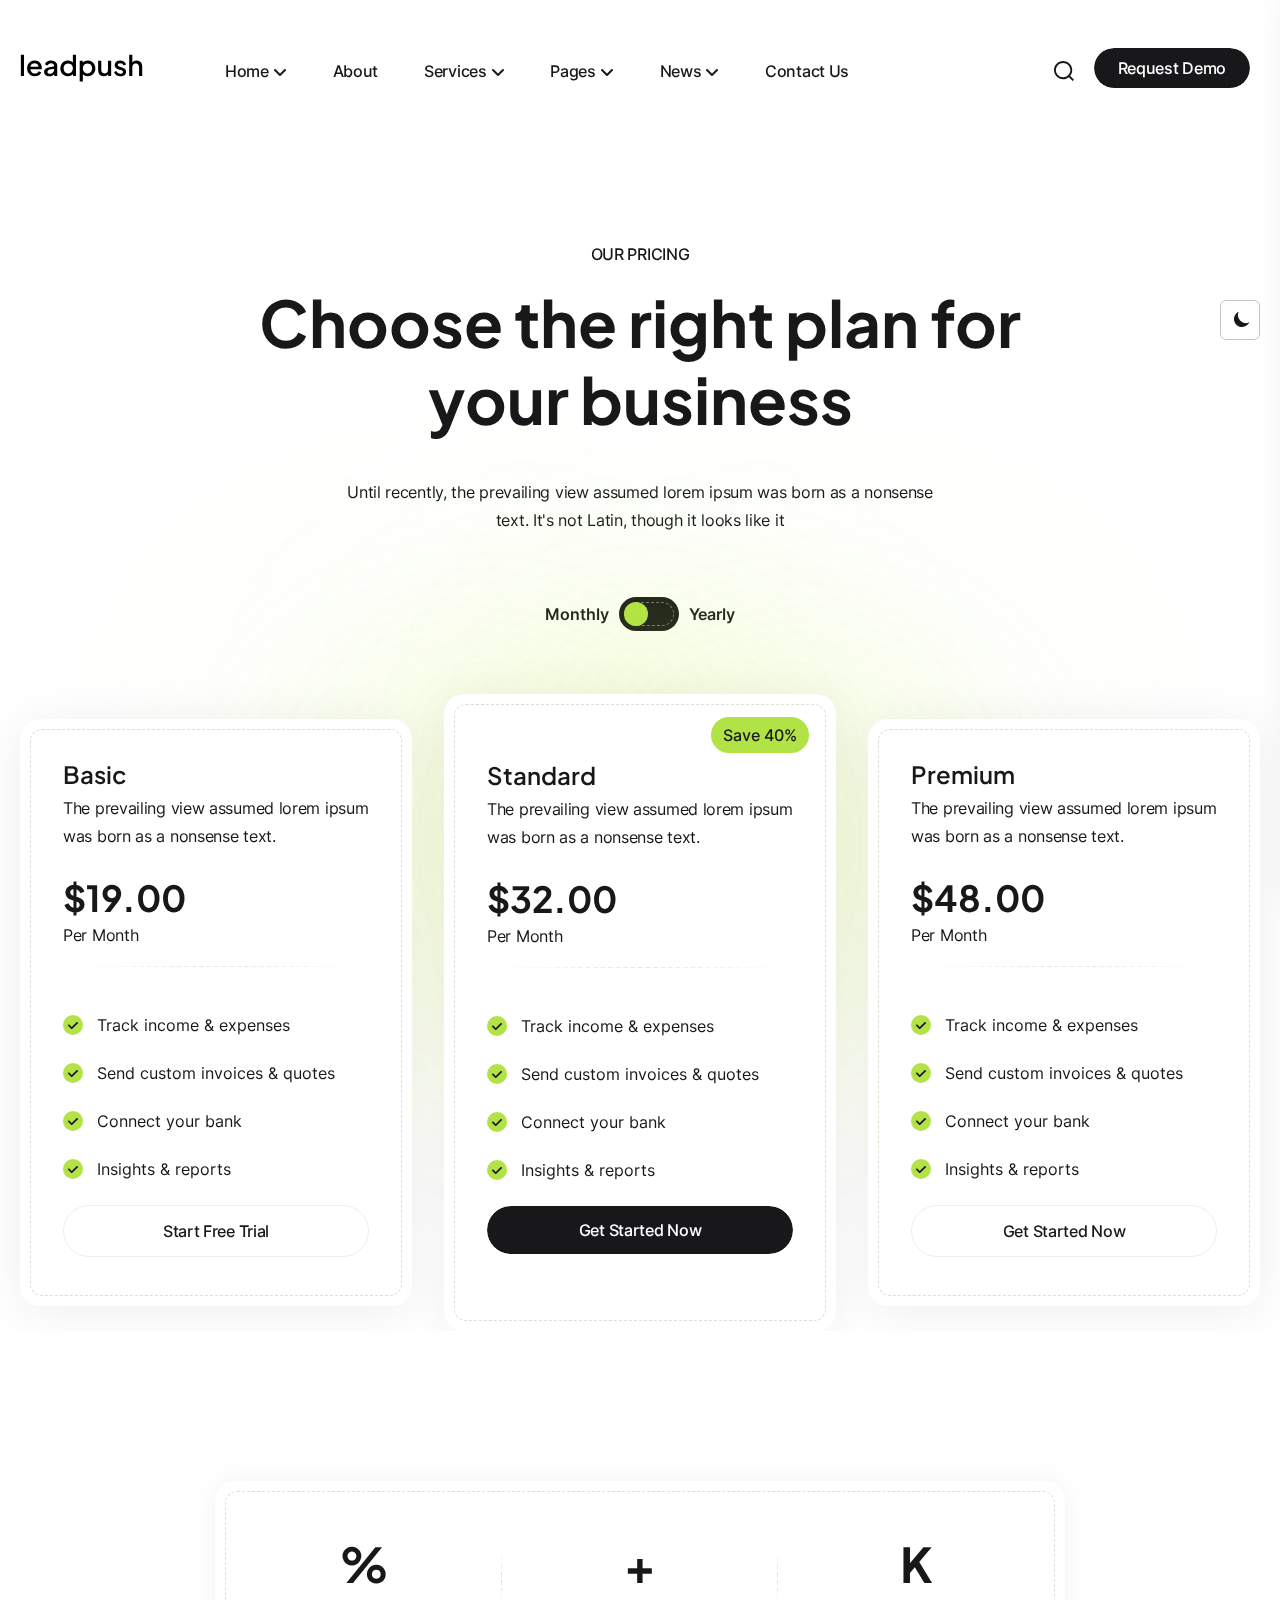
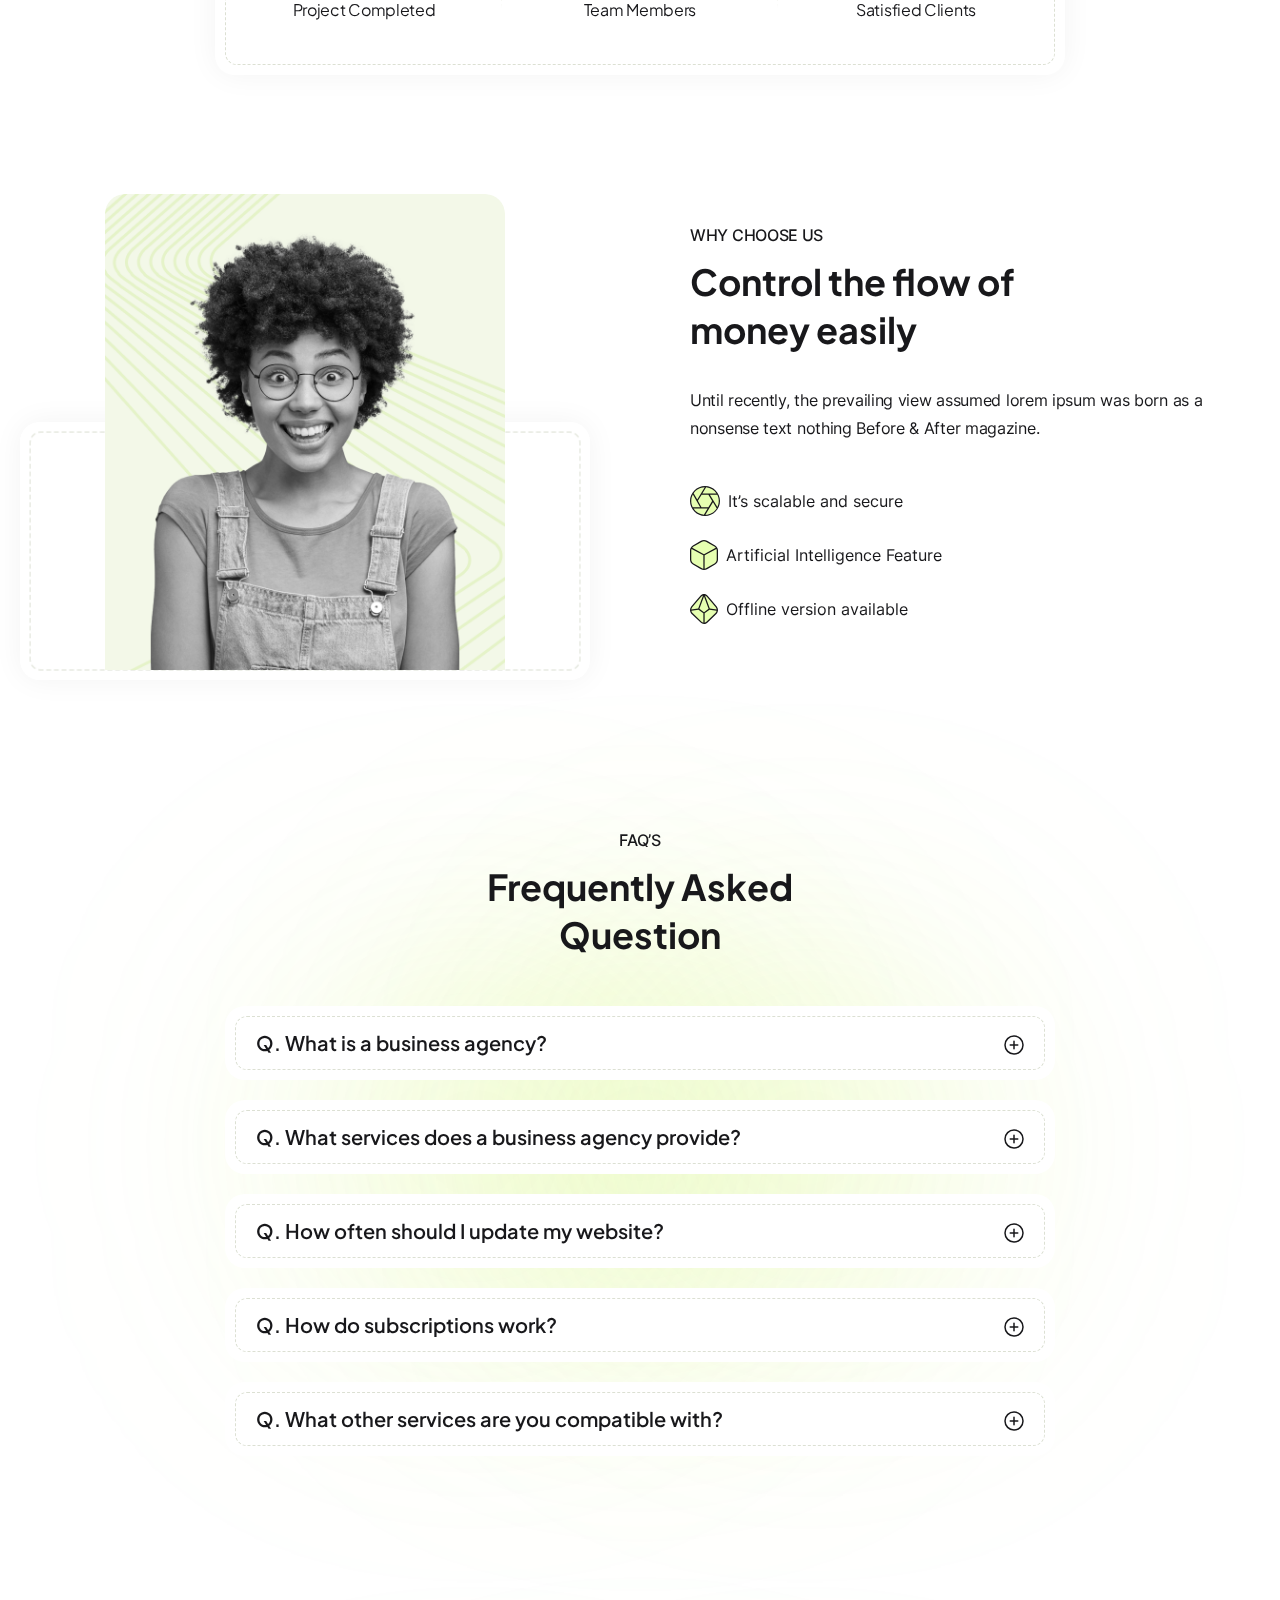
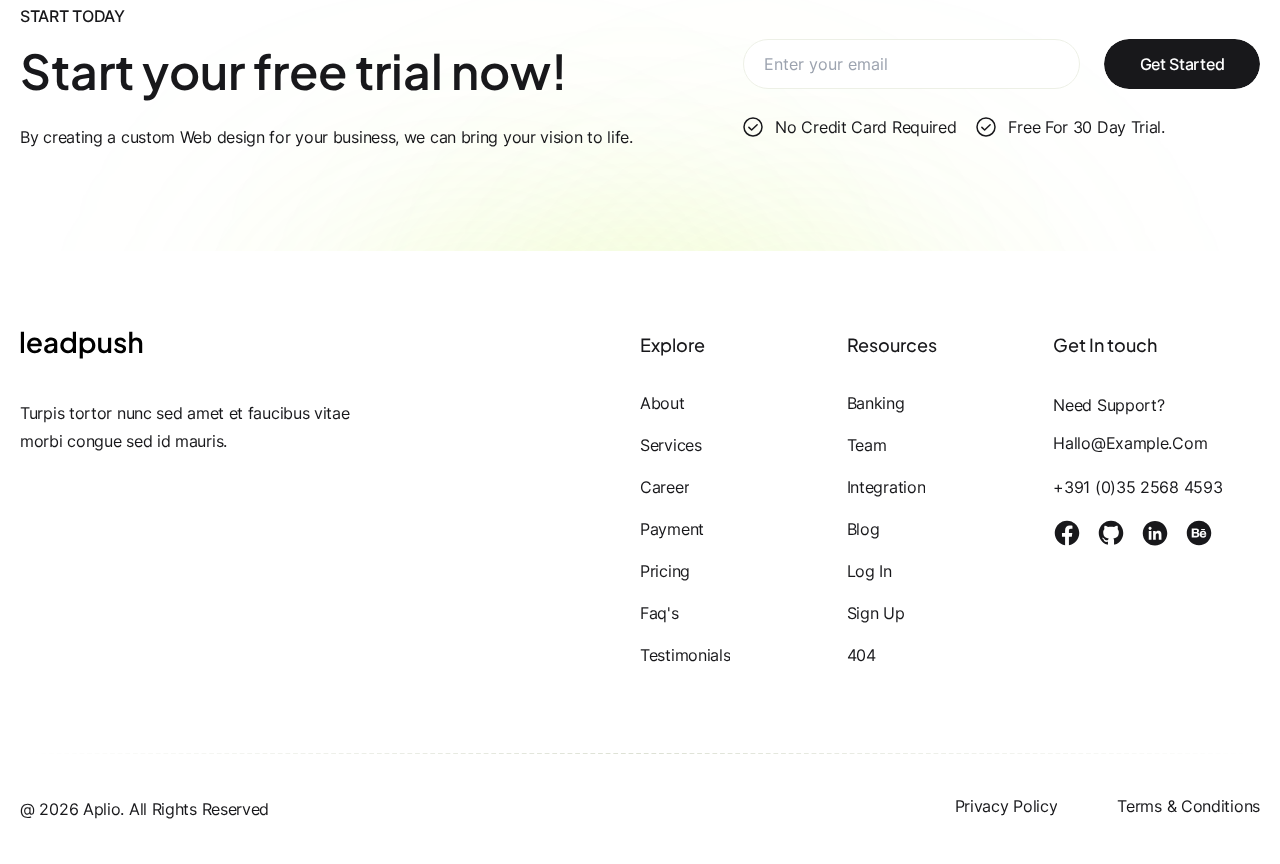
<file: price.html>
<!DOCTYPE html><html lang="zxx"><head>
  <meta charset="utf-8">
  <title>Aplio</title>

  <!--Meta For No Index-->
  <meta name="robots" content="noindex, Nofollow, Noimageindex">
  
  <!-- mobile responsive meta -->
  <meta name="viewport" content="width=device-width, initial-scale=1">
  <meta name="viewport" content="width=device-width, initial-scale=1, maximum-scale=1">

  <!-- Stylesheets -->

  <link href="css/all.css" rel="stylesheet">
  <link href="css/fancybox.css" rel="stylesheet">
  <link href="css/swiper.css" rel="stylesheet">
  <link href="css/aos.css" rel="stylesheet">
  <link href="css/theme.css" rel="stylesheet">

  <!--Favicon-->
  <link rel="apple-touch-icon" sizes="57x57" href="images/apple-icon-57x57.png">
  <link rel="apple-touch-icon" sizes="60x60" href="images/apple-icon-60x60.png">
  <link rel="apple-touch-icon" sizes="72x72" href="images/apple-icon-72x72.png">
  <link rel="apple-touch-icon" sizes="76x76" href="images/apple-icon-76x76.png">
  <link rel="apple-touch-icon" sizes="114x114" href="images/apple-icon-114x114.png">
  <link rel="apple-touch-icon" sizes="120x120" href="images/apple-icon-120x120.png">
  <link rel="apple-touch-icon" sizes="144x144" href="images/apple-icon-144x144.png">
  <link rel="apple-touch-icon" sizes="152x152" href="images/apple-icon-152x152.png">
  <link rel="apple-touch-icon" sizes="180x180" href="images/apple-icon-180x180.png">
  <link rel="icon" type="image/png" sizes="192x192" href="images/android-icon-192x192.png">
  <link rel="icon" type="image/png" sizes="32x32" href="images/favicon-32x32.png">
  <link rel="icon" type="image/png" sizes="96x96" href="images/favicon-96x96.png">
  <link rel="icon" type="image/png" sizes="16x16" href="images/favicon-16x16.png">
  <link rel="shortcut icon" href="favicon.ico" type="image/x-icon">
  <link rel="icon" href="images/favicon.png" type="image/x-icon">
</head>

<body class="relative overflow-x-hidden  text-base antialiased bg-white dark:bg-dark-300 font-Inter">
  <div class="toggle-button fixed right-5 max-lg:bottom-2.5 lg:top-1/3 z-[10000000000]">
    <button id="theme-toggle" type="button" class="text-paragraph dark:text-white focus:outline-none focus:ring-0 focus:ring-gray-200 w-10 h-10 border rounded-md border-paragraph/25 dark:border-borderColour-dark flex justify-center items-center">
      <svg id="theme-toggle-dark-icon" class="hidden w-5 h-5 ml-1 -mt-[1px]" fill="currentColor" viewBox="0 0 20 20" xmlns="http://www.w3.org/2000/svg">
        <path d="M17.293 13.293A8 8 0 016.707 2.707a8.001 8.001 0 1010.586 10.586z"></path>
      </svg>
      <svg id="theme-toggle-light-icon" class="hidden w-5 h-5" fill="currentColor" viewBox="0 0 20 20" xmlns="http://www.w3.org/2000/svg">
        <path d="M10 2a1 1 0 011 1v1a1 1 0 11-2 0V3a1 1 0 011-1zm4 8a4 4 0 11-8 0 4 4 0 018 0zm-.464 4.95l.707.707a1 1 0 001.414-1.414l-.707-.707a1 1 0 00-1.414 1.414zm2.12-10.607a1 1 0 010 1.414l-.706.707a1 1 0 11-1.414-1.414l.707-.707a1 1 0 011.414 0zM17 11a1 1 0 100-2h-1a1 1 0 100 2h1zm-7 4a1 1 0 011 1v1a1 1 0 11-2 0v-1a1 1 0 011-1zM5.05 6.464A1 1 0 106.465 5.05l-.708-.707a1 1 0 00-1.414 1.414l.707.707zm1.414 8.486l-.707.707a1 1 0 01-1.414-1.414l.707-.707a1 1 0 011.414 1.414zM4 11a1 1 0 100-2H3a1 1 0 000 2h1z" fill-rule="evenodd" clip-rule="evenodd"></path>
      </svg>
    </button>
  </div>

<div class="top-nav fixed top-0 left-0 w-full py-2 text-center duration-500 transition-all origin-top scale-y-100 bg-primary" id="top-nav">
  <p class="max-lg:text-sm text-paragraph dark:text-paragraph font-medium">
    Until recently, the prevailing view assumed
  </p>
</div>


<header class="fixed left-0 top-12 z-[1000000000] duration-500  transition-all w-full bg-transparent" id="mainnavigationBar">
  <nav class="container flex  items-center">
    <div class="nav-logo">
      <a href="index.html">
        <img src="fonts/logo.svg" alt="logo" class="dark:hidden">
        <img src="fonts/logo-light.svg" alt="logo dark version" class="hidden dark:inline-block">
      </a>
    </div>
    <ul class="nav-list hidden lg:flex lg:ml-7 xl:ml-15  [&amp;>*:not(:last-child)]:me-1">
      <li class="relative group">
        <a href="javascript:void(0)" class="font-Inter flex items-center text-base font-medium leading-8 text-paragraph dark:text-white py-[5px] px-5 lg:px-4 xl:px-5 border rounded-large border-transparent hover:bg-white hover:border-borderColour dark:hover:bg-dark-200 
          dark:hover:border-borderColour/10 duration-500 hover:duration-500 transition-colors  ">
          Home
          <i class="fa-solid fa-angle-down text-paragraph dark:text-white ml-1 group-hover:rotate-180 duration-500 mt-1"></i>
        </a>
        <ul class="absolute min-w-[250px] left-0 top-12  p-5   opacity-0 scale-y-0 origin-top duration-500 group-hover:scale-y-100 bg-white dark:bg-dark-200  group-hover:opacity-100 rounded-md [&amp;>*:not(:last-child)]:border-b [&amp;>*:not(:last-child)]:border-dashed [&amp;>*:not(:last-child)]:border-borderColour dark:[&amp;>*:not(:last-child)]:border-borderColour-dark [&amp;>*:not(:first-child)]:mt-2.5 z-10">
          <li class="relative overflow-hidden text-base capitalize text-paragraph pb-2.5 before:absolute before:bottom-0 before:left-0 before:h-[2px] before:w-full before:origin-right before:scale-x-0 before:bg-paragraph dark:before:bg-white  before:transition-transform before:duration-500 duration-500 before:content-[''] before:hover:origin-left before:hover:scale-x-100">
            <a href="index.html" class="flex">
              Home 1
            </a>
          </li>
          <li class="relative overflow-hidden text-base capitalize text-paragraph pb-2.5 before:absolute before:bottom-0 before:left-0 before:h-[2px] before:w-full before:origin-right before:scale-x-0 before:bg-paragraph dark:before:bg-white  before:transition-transform before:duration-500 duration-500 before:content-[''] before:hover:origin-left before:hover:scale-x-100">
            <a href="payment.html" class="flex">
              Home 2
            </a>
          </li>
          <li class="relative overflow-hidden text-base capitalize text-paragraph pb-2.5 before:absolute before:bottom-0 before:left-0 before:h-[2px] before:w-full before:origin-right before:scale-x-0 before:bg-paragraph dark:before:bg-white  before:transition-transform before:duration-500 before:content-[''] before:hover:origin-left before:hover:scale-x-100">
            <a href="banking.html" class="flex">
              Home 3
            </a>
          </li>
        </ul>
      </li>
      <li>
        <a href="about.html" class="font-Inter flex items-center text-base font-medium leading-8 text-paragraph dark:text-white py-[5px] px-5 lg:px-4 xl:px-5 border rounded-large border-transparent hover:bg-white hover:border-borderColour dark:hover:bg-dark-200 
          dark:hover:border-borderColour/10 duration-500 hover:duration-500 transition-colors ">
          About
        </a>
      </li>
      <li class="relative group">
        <a href="javascript:void(0)" class="font-Inter flex items-center text-base font-medium leading-8 text-paragraph dark:text-white py-[5px] px-5 lg:px-4 xl:px-5 border rounded-large border-transparent hover:bg-white hover:border-borderColour dark:hover:bg-dark-200 
          dark:hover:border-borderColour/10 duration-500 hover:duration-500 transition-colors ">
          Services
          <i class="fa-solid fa-angle-down text-paragraph dark:text-white ml-1 group-hover:rotate-180 duration-500 mt-1"></i>
        </a>
        <ul class="absolute min-w-[250px] left-0 top-12  p-5   opacity-0 scale-y-0 origin-top duration-500 group-hover:scale-y-100 bg-white dark:bg-dark-200  group-hover:opacity-100 rounded-md [&amp;>*:not(:last-child)]:border-b [&amp;>*:not(:last-child)]:border-dashed [&amp;>*:not(:last-child)]:border-borderColour dark:[&amp;>*:not(:last-child)]:border-borderColour-dark [&amp;>*:not(:first-child)]:mt-2.5 z-10">
          <li class="relative overflow-hidden text-base capitalize text-paragraph pb-2.5 before:absolute before:bottom-0 before:left-0 before:h-[2px] before:w-full before:origin-right before:scale-x-0 before:bg-paragraph dark:before:bg-white  before:transition-transform before:duration-500 duration-500 before:content-[''] before:hover:origin-left before:hover:scale-x-100">
            <a href="services.html" class="flex">
              Services
            </a>
          </li>
          <li class="relative overflow-hidden text-base capitalize text-paragraph pb-2.5 before:absolute before:bottom-0 before:left-0 before:h-[2px] before:w-full before:origin-right before:scale-x-0 before:bg-paragraph dark:before:bg-white  before:transition-transform before:duration-500 duration-500 before:content-[''] before:hover:origin-left before:hover:scale-x-100">
            <a href="services-single.html"> Service Single </a>
          </li>
        </ul>
      </li>
      <li class="relative group">
        <a href="javascript:void(0)" class="font-Inter flex items-center text-base font-medium leading-8 text-paragraph dark:text-white py-[5px] px-5 lg:px-4 xl:px-5 border rounded-large border-transparent hover:bg-white hover:border-borderColour dark:hover:bg-dark-200 
          dark:hover:border-borderColour/10 duration-500 hover:duration-500 transition-colors group">
          Pages
          <i class="fa-solid fa-angle-down text-paragraph dark:text-white ml-1 group-hover:rotate-180 duration-500 mt-1"></i>
        </a>
        <ul class="absolute min-w-[250px] left-0 top-12  p-5   opacity-0 scale-y-0 origin-top duration-500 group-hover:scale-y-100 bg-white dark:bg-dark-200  group-hover:opacity-100 rounded-md [&amp;>*:not(:last-child)]:border-b [&amp;>*:not(:last-child)]:border-dashed [&amp;>*:not(:last-child)]:border-borderColour dark:[&amp;>*:not(:last-child)]:border-borderColour-dark [&amp;>*:not(:first-child)]:mt-2.5 z-10">
          <li class="relative overflow-hidden text-base capitalize text-paragraph pb-2.5 before:absolute before:bottom-0 before:left-0 before:h-[2px] before:w-full before:origin-right before:scale-x-0 before:bg-paragraph dark:before:bg-white  before:transition-transform before:duration-500 before:content-[''] before:hover:origin-left before:hover:scale-x-100">
            <a href="team.html" class="flex">
              team
            </a>
          </li>
          <li class="relative overflow-hidden text-base capitalize text-paragraph pb-2.5 before:absolute before:bottom-0 before:left-0 before:h-[2px] before:w-full before:origin-right before:scale-x-0 before:bg-paragraph dark:before:bg-white  before:transition-transform before:duration-500 before:content-[''] before:hover:origin-left before:hover:scale-x-100">
            <a href="team-single.html" class="flex">
              Team Details
            </a>
          </li>
          <li class="relative overflow-hidden text-base capitalize text-paragraph pb-2.5 before:absolute before:bottom-0 before:left-0 before:h-[2px] before:w-full before:origin-right before:scale-x-0 before:bg-paragraph dark:before:bg-white  before:transition-transform before:duration-500 before:content-[''] before:hover:origin-left before:hover:scale-x-100">
            <a href="testimonial.html" class="flex">
              Testimonial
            </a>
          </li>
          <li class="relative overflow-hidden text-base capitalize text-paragraph pb-2.5 before:absolute before:bottom-0 before:left-0 before:h-[2px] before:w-full before:origin-right before:scale-x-0 before:bg-paragraph dark:before:bg-white  before:transition-transform before:duration-500 before:content-[''] before:hover:origin-left before:hover:scale-x-100">
            <a href="price.html" class="flex">
              Price
            </a>
          </li>
          <li class="relative overflow-hidden text-base capitalize text-paragraph pb-2.5 before:absolute before:bottom-0 before:left-0 before:h-[2px] before:w-full before:origin-right before:scale-x-0 before:bg-paragraph dark:before:bg-white  before:transition-transform before:duration-500 before:content-[''] before:hover:origin-left before:hover:scale-x-100">
            <a href="career.html" class="flex">
              Career
            </a>
          </li>
          <li class="relative overflow-hidden text-base capitalize text-paragraph pb-2.5 before:absolute before:bottom-0 before:left-0 before:h-[2px] before:w-full before:origin-right before:scale-x-0 before:bg-paragraph dark:before:bg-white  before:transition-transform before:duration-500 before:content-[''] before:hover:origin-left before:hover:scale-x-100">
            <a href="career-single.html" class="flex">
              Career Single
            </a>
          </li>
          <li class="relative overflow-hidden text-base capitalize text-paragraph pb-2.5 before:absolute before:bottom-0 before:left-0 before:h-[2px] before:w-full before:origin-right before:scale-x-0 before:bg-paragraph dark:before:bg-white  before:transition-transform before:duration-500 before:content-[''] before:hover:origin-left before:hover:scale-x-100">
            <a href="faq.html" class="flex">
              FAQ
            </a>
          </li>

          <li class="relative overflow-hidden text-base capitalize text-paragraph pb-2.5 before:absolute before:bottom-0 before:left-0 before:h-[2px] before:w-full before:origin-right before:scale-x-0 before:bg-paragraph dark:before:bg-white  before:transition-transform before:duration-500 before:content-[''] before:hover:origin-left before:hover:scale-x-100">
            <a href="integration.html" class="flex">
              Integration
            </a>
          </li>
          <li class="relative overflow-hidden text-base capitalize text-paragraph pb-2.5 before:absolute before:bottom-0 before:left-0 before:h-[2px] before:w-full before:origin-right before:scale-x-0 before:bg-paragraph dark:before:bg-white  before:transition-transform before:duration-500 before:content-[''] before:hover:origin-left before:hover:scale-x-100">
            <a href="login.html" class="flex">
              Log In
            </a>
          </li>
          <li class="relative overflow-hidden text-base capitalize text-paragraph pb-2.5 before:absolute before:bottom-0 before:left-0 before:h-[2px] before:w-full before:origin-right before:scale-x-0 before:bg-paragraph dark:before:bg-white  before:transition-transform before:duration-500 before:content-[''] before:hover:origin-left before:hover:scale-x-100">
            <a href="signup.html" class="flex">
              Sign Up
            </a>
          </li>
          <li class="relative overflow-hidden text-base capitalize text-paragraph pb-2.5 before:absolute before:bottom-0 before:left-0 before:h-[2px] before:w-full before:origin-right before:scale-x-0 before:bg-paragraph dark:before:bg-white  before:transition-transform before:duration-500 before:content-[''] before:hover:origin-left before:hover:scale-x-100">
            <a href="404.html" class="flex">
              404
            </a>
          </li>
        </ul>
      </li>
      <li class="relative group">
        <a href="javascript:void(0)" class="font-Inter flex items-center text-base font-medium leading-8 text-paragraph dark:text-white py-[5px] px-5 lg:px-4 xl:px-5 border rounded-large border-transparent hover:bg-white hover:border-borderColour dark:hover:bg-dark-200 
          dark:hover:border-borderColour/10 duration-500 hover:duration-500 transition-colors   ">
          News
          <i class="fa-solid fa-angle-down text-paragraph dark:text-white ml-1 group-hover:rotate-180 duration-500 mt-1"></i>
        </a>
        <ul class="absolute min-w-[250px] left-0 top-12  p-5   opacity-0 scale-y-0 origin-top duration-500 group-hover:scale-y-100 bg-white dark:bg-dark-200  group-hover:opacity-100 rounded-md [&amp;>*:not(:last-child)]:border-b [&amp;>*:not(:last-child)]:border-dashed [&amp;>*:not(:last-child)]:border-borderColour dark:[&amp;>*:not(:last-child)]:border-borderColour-dark [&amp;>*:not(:first-child)]:mt-2.5 z-10">
          <li class="relative overflow-hidden text-base capitalize text-paragraph pb-2.5 before:absolute before:bottom-0 before:left-0 before:h-[2px] before:w-full before:origin-right before:scale-x-0 before:bg-paragraph dark:before:bg-white  before:transition-transform before:duration-500 before:content-[''] before:hover:origin-left before:hover:scale-x-100">
            <a href="blog.html" class="flex">
              Blog Grid
            </a>
          </li>
          <li class="relative overflow-hidden text-base capitalize text-paragraph pb-2.5 before:absolute before:bottom-0 before:left-0 before:h-[2px] before:w-full before:origin-right before:scale-x-0 before:bg-paragraph dark:before:bg-white  before:transition-transform before:duration-500 before:content-[''] before:hover:origin-left before:hover:scale-x-100">
            <a href="blog-list.html" class="flex">
              Blog List
            </a>
          </li>
          <li class="relative overflow-hidden text-base capitalize text-paragraph pb-2.5 before:absolute before:bottom-0 before:left-0 before:h-[2px] before:w-full before:origin-right before:scale-x-0 before:bg-paragraph dark:before:bg-white  before:transition-transform before:duration-500 before:content-[''] before:hover:origin-left before:hover:scale-x-100">
            <a href="categories.html" class="flex">
              Blog Categories
            </a>
          </li>
          <li class="relative overflow-hidden text-base capitalize text-paragraph pb-2.5 before:absolute before:bottom-0 before:left-0 before:h-[2px] before:w-full before:origin-right before:scale-x-0 before:bg-paragraph dark:before:bg-white  before:transition-transform before:duration-500 before:content-[''] before:hover:origin-left before:hover:scale-x-100">
            <a href="tags.html" class="flex">
              Blog Tags
            </a>
          </li>
          <li class="relative overflow-hidden text-base capitalize text-paragraph pb-2.5 before:absolute before:bottom-0 before:left-0 before:h-[2px] before:w-full before:origin-right before:scale-x-0 before:bg-paragraph dark:before:bg-white  before:transition-transform before:duration-500 before:content-[''] before:hover:origin-left before:hover:scale-x-100">
            <a href="blog-details.html" class="flex">
              Blog Details
            </a>
          </li>
        </ul>
      </li>
      <li>
        <a href="contact.html" class="font-Inter flex items-center text-base font-medium leading-8 text-paragraph dark:text-white py-[5px] px-5 lg:px-4 xl:px-5 border rounded-large border-transparent hover:bg-white hover:border-borderColour dark:hover:bg-dark-200 
          dark:hover:border-borderColour/10 duration-500 hover:duration-500 transition-colors  ">
          Contact Us
        </a>
      </li>
    </ul>
    <ul class="flex items-center ml-auto  [&amp;>*:not(:last-child)]:me-2.5">
      <li class="">
        <button class="bg-white dark:bg-dark-200 p-2.5 rounded-full " id="open-btn">
          <svg width="20" height="20" viewBox="0 0 20 20" fill="none" xmlns="http://www.w3.org/2000/svg">
            <path fill-rule="evenodd" clip-rule="evenodd" d="M9.11278 0C14.1369 0 18.2245 4.08758 18.2245 9.11278C18.2245 11.2861 17.4592 13.5472 16.1845 14.8512L20 18.6667L18.6667 20L14.8512 16.1856C13.5667 17.4603 11.2861 18.2245 9.11278 18.2245C4.08758 18.2245 0 14.1369 0 9.11278C0 4.08758 4.08758 0 9.11278 0ZM9.11278 16.3395C13.0974 16.3395 16.3395 13.0974 16.3395 9.11278C16.3395 5.12818 13.0974 1.88608 9.11278 1.88608C5.12709 1.88608 1.88499 5.12818 1.88499 9.11278C1.88499 13.0974 5.12709 16.3395 9.11278 16.3395Z" fill="" class="fill-paragraph dark:fill-white"></path>
          </svg>
        </button>
      </li>
      <li class="max-lg:hidden">
        <a href="request-demo.html" class="btn btn-navbar btn-sm">
          Request Demo
        </a>
      </li>
      <li class="max-lg:inline-block lg:hidden ">
        <button class="outline-none mobile-menu-button w-10 h-10 rounded-full bg-white dark:bg-dark-200 relative ">
          <svg xmlns="http://www.w3.org/2000/svg" width="22" height="14" viewBox="0 0 22 14" fill="none" class="absolute top-1/2 left-1/2 -translate-x-1/2 -translate-y-1/2">
            <path d="M0 1C0 0.447715 0.447715 0 1 0H21C21.5523 0 22 0.447715 22 1C22 1.55228 21.5523 2 21 2H1C0.447716 2 0 1.55228 0 1Z" fill="" class="fill-paragraph dark:fill-white"></path>
            <path d="M8 7C8 6.44772 8.44772 6 9 6H21C21.5523 6 22 6.44772 22 7C22 7.55228 21.5523 8 21 8H9C8.44772 8 8 7.55228 8 7Z" fill="" class="fill-paragraph dark:fill-white"></path>
            <path d="M4 13C4 12.4477 4.44772 12 5 12H21C21.5523 12 22 12.4477 22 13C22 13.5523 21.5523 14 21 14H5C4.44772 14 4 13.5523 4 13Z" fill="" class="fill-paragraph dark:fill-white"></path>
          </svg>
        </button>
      </li>
    </ul>
    <div class="mobile-menu max-lg:overflow-y-auto">
      <button class=" outline-none navbar-toggle-close  w-10 h-10 rounded-full bg-white dark:bg-dark-200 absolute right-6 top-5 ">
        <i class="fa-solid fa-times"></i>
      </button>
      <ul class="nav-list flex flex-col gap-5 w-full max-w-[500px] landscape:h-full">
        <li class="relative group">
          <a href="javascript:void(0)" class="font-Inter flex items-center text-base font-medium leading-8 text-paragraph dark:text-white py-[5px] px-5 lg:px-4 xl:px-5 border rounded-large border-transparent hover:bg-white hover:border-borderColour dark:hover:bg-dark-200 
          dark:hover:border-borderColour/10 duration-500 hover:duration-500 transition-colors  ">
            Home
            <i class="fa-solid fa-angle-down text-paragraph ml-auto dark:text-white group-hover:rotate-180 duration-500 mt-1"></i>
          </a>
          <ul class="absolute w-full min-w-[250px] left-0 top-12  p-5   opacity-0 scale-y-0 origin-top duration-500 group-hover:scale-y-100 bg-white dark:bg-dark-200  group-hover:opacity-100 rounded-md [&amp;>*:not(:last-child)]:border-b [&amp;>*:not(:last-child)]:border-dashed [&amp;>*:not(:last-child)]:border-borderColour dark:[&amp;>*:not(:last-child)]:border-borderColour-dark [&amp;>*:not(:first-child)]:mt-2.5 z-10">
            <li class="relative overflow-hidden text-base capitalize text-paragraph pb-2.5 before:absolute before:bottom-0 before:left-0 before:h-[2px] before:w-full before:origin-right before:scale-x-0 before:bg-paragraph dark:before:bg-white  before:transition-transform before:duration-500 duration-500 before:content-[''] before:hover:origin-left before:hover:scale-x-100">
              <a href="index.html" class="flex">
                Home 1
              </a>
            </li>
            <li class="relative overflow-hidden text-base capitalize text-paragraph pb-2.5 before:absolute before:bottom-0 before:left-0 before:h-[2px] before:w-full before:origin-right before:scale-x-0 before:bg-paragraph dark:before:bg-white  before:transition-transform before:duration-500 duration-500 before:content-[''] before:hover:origin-left before:hover:scale-x-100">
              <a href="payment.html" class="flex">
                Home 2
              </a>
            </li>
            <li class="relative overflow-hidden text-base capitalize text-paragraph pb-2.5 before:absolute before:bottom-0 before:left-0 before:h-[2px] before:w-full before:origin-right before:scale-x-0 before:bg-paragraph dark:before:bg-white  before:transition-transform before:duration-500 before:content-[''] before:hover:origin-left before:hover:scale-x-100">
              <a href="banking.html" class="flex">
                Home 3
              </a>
            </li>
          </ul>
        </li>
        <li>
          <a href="about.html" class="font-Inter flex items-center text-base font-medium leading-8 text-paragraph dark:text-white py-[5px] px-5 lg:px-4 xl:px-5 border rounded-large border-transparent hover:bg-white hover:border-borderColour dark:hover:bg-dark-200 
          dark:hover:border-borderColour/10 duration-500 hover:duration-500 transition-colors ">
            About
          </a>
        </li>
        <li class="relative group">
          <a href="javascript:void(0)" class="font-Inter flex items-center text-base font-medium leading-8 text-paragraph dark:text-white py-[5px] px-5 lg:px-4 xl:px-5 border rounded-large border-transparent hover:bg-white hover:border-borderColour dark:hover:bg-dark-200 
          dark:hover:border-borderColour/10 duration-500 hover:duration-500 transition-colors ">
            Services
            <i class="fa-solid fa-angle-down text-paragraph dark:text-white  ml-auto group-hover:rotate-180 duration-500 mt-1"></i>
          </a>
          <ul class="absolute w-full min-w-[250px] left-0 top-12  p-5   opacity-0 scale-y-0 origin-top duration-500 group-hover:scale-y-100 bg-white dark:bg-dark-200  group-hover:opacity-100 rounded-md [&amp;>*:not(:last-child)]:border-b [&amp;>*:not(:last-child)]:border-dashed [&amp;>*:not(:last-child)]:border-borderColour dark:[&amp;>*:not(:last-child)]:border-borderColour-dark [&amp;>*:not(:first-child)]:mt-2.5 z-10">
            <li class="relative overflow-hidden text-base capitalize text-paragraph pb-2.5 before:absolute before:bottom-0 before:left-0 before:h-[2px] before:w-full before:origin-right before:scale-x-0 before:bg-paragraph dark:before:bg-white  before:transition-transform before:duration-500 duration-500 before:content-[''] before:hover:origin-left before:hover:scale-x-100">
              <a href="services.html" class="flex">
                Services
              </a>
            </li>
            <li class="relative overflow-hidden text-base capitalize text-paragraph pb-2.5 before:absolute before:bottom-0 before:left-0 before:h-[2px] before:w-full before:origin-right before:scale-x-0 before:bg-paragraph dark:before:bg-white  before:transition-transform before:duration-500 duration-500 before:content-[''] before:hover:origin-left before:hover:scale-x-100">
              <a href="services-single.html" class="flex">
                Service Single
              </a>
            </li>
          </ul>
        </li>
        <li class="relative group">
          <a href="javascript:void(0)" class="font-Inter flex items-center text-base font-medium leading-8 text-paragraph dark:text-white py-[5px] px-5 lg:px-4 xl:px-5 border rounded-large border-transparent hover:bg-white hover:border-borderColour dark:hover:bg-dark-200 
          dark:hover:border-borderColour/10 duration-500 hover:duration-500 transition-colors group">
            Pages
            <i class="fa-solid fa-angle-down text-paragraph dark:text-white ml-auto group-hover:rotate-180 duration-500 mt-1"></i>
          </a>
          <ul class="absolute w-full min-w-[250px] left-0 top-12  p-5   opacity-0 scale-y-0 origin-top duration-500 group-hover:scale-y-100 bg-white dark:bg-dark-200  group-hover:opacity-100 rounded-md [&amp;>*:not(:last-child)]:border-b [&amp;>*:not(:last-child)]:border-dashed [&amp;>*:not(:last-child)]:border-borderColour dark:[&amp;>*:not(:last-child)]:border-borderColour-dark [&amp;>*:not(:first-child)]:mt-2.5 z-10">
            <li class="relative overflow-hidden text-base capitalize text-paragraph pb-2.5 before:absolute before:bottom-0 before:left-0 before:h-[2px] before:w-full before:origin-right before:scale-x-0 before:bg-paragraph dark:before:bg-white  before:transition-transform before:duration-500 before:content-[''] before:hover:origin-left before:hover:scale-x-100">
              <a href="team.html" class="flex">
                team
              </a>
            </li>
            <li class="relative overflow-hidden text-base capitalize text-paragraph pb-2.5 before:absolute before:bottom-0 before:left-0 before:h-[2px] before:w-full before:origin-right before:scale-x-0 before:bg-paragraph dark:before:bg-white  before:transition-transform before:duration-500 before:content-[''] before:hover:origin-left before:hover:scale-x-100">
              <a href="team-single.html" class="flex">
                Team Details
              </a>
            </li>
            <li class="relative overflow-hidden text-base capitalize text-paragraph pb-2.5 before:absolute before:bottom-0 before:left-0 before:h-[2px] before:w-full before:origin-right before:scale-x-0 before:bg-paragraph dark:before:bg-white  before:transition-transform before:duration-500 before:content-[''] before:hover:origin-left before:hover:scale-x-100">
              <a href="testimonial.html" class="flex">
                Testimonial
              </a>
            </li>
            <li class="relative overflow-hidden text-base capitalize text-paragraph pb-2.5 before:absolute before:bottom-0 before:left-0 before:h-[2px] before:w-full before:origin-right before:scale-x-0 before:bg-paragraph dark:before:bg-white  before:transition-transform before:duration-500 before:content-[''] before:hover:origin-left before:hover:scale-x-100">
              <a href="price.html" class="flex">
                Price
              </a>
            </li>
            <li class="relative overflow-hidden text-base capitalize text-paragraph pb-2.5 before:absolute before:bottom-0 before:left-0 before:h-[2px] before:w-full before:origin-right before:scale-x-0 before:bg-paragraph dark:before:bg-white  before:transition-transform before:duration-500 before:content-[''] before:hover:origin-left before:hover:scale-x-100">
              <a href="career.html" class="flex">
                Career
              </a>
            </li>
            <li class="relative overflow-hidden text-base capitalize text-paragraph pb-2.5 before:absolute before:bottom-0 before:left-0 before:h-[2px] before:w-full before:origin-right before:scale-x-0 before:bg-paragraph dark:before:bg-white  before:transition-transform before:duration-500 before:content-[''] before:hover:origin-left before:hover:scale-x-100">
              <a href="career-single.html" class="flex">
                Career Single
              </a>
            </li>
            <li class="relative overflow-hidden text-base capitalize text-paragraph pb-2.5 before:absolute before:bottom-0 before:left-0 before:h-[2px] before:w-full before:origin-right before:scale-x-0 before:bg-paragraph dark:before:bg-white  before:transition-transform before:duration-500 before:content-[''] before:hover:origin-left before:hover:scale-x-100">
              <a href="faq.html" class="flex">FAQ</a>
            </li>

            <li class="relative overflow-hidden text-base capitalize text-paragraph pb-2.5 before:absolute before:bottom-0 before:left-0 before:h-[2px] before:w-full before:origin-right before:scale-x-0 before:bg-paragraph dark:before:bg-white  before:transition-transform before:duration-500 before:content-[''] before:hover:origin-left before:hover:scale-x-100">
              <a href="integration.html" class="flex">
                Integration
              </a>
            </li>
            <li class="relative overflow-hidden text-base capitalize text-paragraph pb-2.5 before:absolute before:bottom-0 before:left-0 before:h-[2px] before:w-full before:origin-right before:scale-x-0 before:bg-paragraph dark:before:bg-white  before:transition-transform before:duration-500 before:content-[''] before:hover:origin-left before:hover:scale-x-100">
              <a href="login.html" class="flex">
                Log In
              </a>
            </li>
            <li class="relative overflow-hidden text-base capitalize text-paragraph pb-2.5 before:absolute before:bottom-0 before:left-0 before:h-[2px] before:w-full before:origin-right before:scale-x-0 before:bg-paragraph dark:before:bg-white  before:transition-transform before:duration-500 before:content-[''] before:hover:origin-left before:hover:scale-x-100">
              <a href="signup.html" class="flex">
                Sign Up
              </a>
            </li>
            <li class="relative overflow-hidden text-base capitalize text-paragraph pb-2.5 before:absolute before:bottom-0 before:left-0 before:h-[2px] before:w-full before:origin-right before:scale-x-0 before:bg-paragraph dark:before:bg-white  before:transition-transform before:duration-500 before:content-[''] before:hover:origin-left before:hover:scale-x-100">
              <a href="404.html" class="flex">404</a>
            </li>
          </ul>
        </li>
        <li class="relative group">
          <a href="javascript:void(0)" class="font-Inter flex items-center text-base font-medium leading-8 text-paragraph dark:text-white py-[5px] px-5 lg:px-4 xl:px-5 border rounded-large border-transparent hover:bg-white hover:border-borderColour dark:hover:bg-dark-200 
          dark:hover:border-borderColour/10 duration-500 hover:duration-500 transition-colors ">
            News
            <i class="fa-solid fa-angle-down text-paragraph dark:text-white ml-auto group-hover:rotate-180 duration-500 mt-1"></i>
          </a>
          <ul class="absolute w-full min-w-[250px] left-0 top-12  p-5   opacity-0 scale-y-0 origin-top duration-500 group-hover:scale-y-100 bg-white dark:bg-dark-200  group-hover:opacity-100 rounded-md [&amp;>*:not(:last-child)]:border-b [&amp;>*:not(:last-child)]:border-dashed [&amp;>*:not(:last-child)]:border-borderColour dark:[&amp;>*:not(:last-child)]:border-borderColour-dark [&amp;>*:not(:first-child)]:mt-2.5 z-10">
            <li class="relative overflow-hidden text-base capitalize text-paragraph pb-2.5 before:absolute before:bottom-0 before:left-0 before:h-[2px] before:w-full before:origin-right before:scale-x-0 before:bg-paragraph dark:before:bg-white  before:transition-transform before:duration-500 before:content-[''] before:hover:origin-left before:hover:scale-x-100">
              <a href="blog.html" class="flex">
                Blog Grid
              </a>
            </li>
            <li class="relative overflow-hidden text-base capitalize text-paragraph pb-2.5 before:absolute before:bottom-0 before:left-0 before:h-[2px] before:w-full before:origin-right before:scale-x-0 before:bg-paragraph dark:before:bg-white  before:transition-transform before:duration-500 before:content-[''] before:hover:origin-left before:hover:scale-x-100">
              <a href="blog-list.html" class="flex">
                Blog List
              </a>
            </li>
            <li class="relative overflow-hidden text-base capitalize text-paragraph pb-2.5 before:absolute before:bottom-0 before:left-0 before:h-[2px] before:w-full before:origin-right before:scale-x-0 before:bg-paragraph dark:before:bg-white  before:transition-transform before:duration-500 before:content-[''] before:hover:origin-left before:hover:scale-x-100">
              <a href="categories.html" class="flex">
                Blog Categories
              </a>
            </li>
            <li class="relative overflow-hidden text-base capitalize text-paragraph pb-2.5 before:absolute before:bottom-0 before:left-0 before:h-[2px] before:w-full before:origin-right before:scale-x-0 before:bg-paragraph dark:before:bg-white  before:transition-transform before:duration-500 before:content-[''] before:hover:origin-left before:hover:scale-x-100">
              <a href="tags.html" class="flex">
                Blog Tags
              </a>
            </li>
            <li class="relative overflow-hidden text-base capitalize text-paragraph pb-2.5 before:absolute before:bottom-0 before:left-0 before:h-[2px] before:w-full before:origin-right before:scale-x-0 before:bg-paragraph dark:before:bg-white  before:transition-transform before:duration-500 before:content-[''] before:hover:origin-left before:hover:scale-x-100">
              <a href="blog-details.html" class="flex">
                Blog Details
              </a>
            </li>
          </ul>
        </li>
        <li>
          <a href="contact.html" class="font-Inter flex items-center text-base font-medium leading-8 text-paragraph dark:text-white py-[5px] px-5 lg:px-4 xl:px-5 border rounded-large border-transparent hover:bg-white hover:border-borderColour dark:hover:bg-dark-200 
          dark:hover:border-borderColour/10 duration-500 hover:duration-500 transition-colors  ">
            Contact Us
          </a>
        </li>

        <li>
          <a href="request-demo.html" class="btn btn-navbar btn-sm">
            Request Demo
          </a>
        </li>
      </ul>
    </div>
  </nav>
</header>


<section class="bg-white dark:bg-dark-300  max-lg:pt-150 pt-[240px] mb-150 max-md:mb-25 relative overflow-hidden">
  <div class="container ">
    <div class="mb-12 text-center max-w-[948px] mx-auto relative z-10" data-aos="fade-up" data-aos-offset="200" data-aos-duration="1000" data-aos-once="true">
      <div class="">
        <p class="mb-4 font-medium uppercase">OUR PRICING</p>
        <h1 class="max-lg:mb-10 mb-10">
          Choose the right plan for <br>
          your business
        </h1>
        <p class="max-lg:mb-10 mb-12 max-w-[590px] mx-auto">
          Until recently, the prevailing view assumed lorem ipsum was born as a nonsense text. It's not Latin, though it
          looks like it
        </p>
      </div>

      <div class="pricing mt-4">
        <label class="relative inline-flex items-center cursor-pointer z-[110]">
          <span class="mr-2.5 text-base font-semibold text-paragraph dark:text-white py-5">Monthly</span>
          <input type="checkbox" id="priceCheck" class="sr-only peer">
          <div class=" relative w-15 h-[34px] bg-paragraph rounded-[20px] peer-checked:after:translate-x-full  after:content-[''] after:absolute after:top-1/2 after:-translate-y-1/2 after:start-[5px] peer-checked:after:start-[7px] after:bg-primary  after:rounded-full after:h-6 after:w-6 after:transition-all before:absolute before:content-[''] before:border before:border-dashed before:w-[calc(100%-10px)] before:h-[calc(100%-10px)] before:rounded-[20px] before:top-1/2 before:-translate-y-1/2 before:left-1/2 before:-translate-x-1/2 before:border-white/40 "></div>
          <span class="ms-2.5 text-base font-semibold text-paragraph dark:text-white py-5">Yearly</span>
        </label>
      </div>
    </div>

    <div class="relative md:z-10">
      <div class="absolute left-1/2 top-150 -translate-x-1/2 -translate-y-1/2 flex max-md:flex-col -z-10 max-md:hidden">
        <div class="max-1xl:w-[335px] max-1xl:h-[335px]  1xl:w-[442px] 1xl:h-[442px]  rounded-full bg-primary-200/20 blur-[145px]"></div>
        <div class="max-1xl:w-[335px] max-1xl:h-[335px]  1xl:w-[442px] 1xl:h-[442px]  rounded-full bg-primary-200/25 -ml-[170px] max-md:ml-0 blur-[145px]"></div>
        <div class="max-1xl:w-[335px] max-1xl:h-[335px]  1xl:w-[442px] 1xl:h-[442px]  rounded-full bg-primary-200/20 -ml-[170px] max-md:ml-0 blur-[145px]"></div>
      </div>
      <div class="absolute left-1/2 p-[350px] top-25 -translate-x-1/2 -translate-y-1/2 bg-[url('../images/price-gradient.png')] bg-no-repeat bg-center bg-contain opacity-70 md:hidden"></div>
      <div class=" flex max-lg:flex-col items-center gap-8 relative max-md:z-10">
        <div class="bg-white dark:bg-dark-200 shadow-box rounded-medium p-2.5 ">
          <div class="border border-dashed rounded border-gray-100 dark:border-borderColour-dark p-8 max-md:p-5">
            <h3 class="mb-2">Basic</h3>
            <p class="mb-6">The prevailing view assumed lorem ipsum was born as a nonsense text.</p>
            <div class="price-month mb-16">
              <h2>$<span>19.00</span></h2>
              <p>Per Month</p>
            </div>
            <div class="price-year mb-16">
              <h2>$<span>230.00</span></h2>
              <p>Per Year</p>
            </div>

            <ul class=" relative after:absolute after:-top-12 after:h-0.5 after:w-full after:bg-[url('../images/banking/border.svg')] dark:after:bg-[url('../images/banking/border-dark.svg')] after:bg-center after:bg-no-repeat after:bg-full">
              <li class="mb-6 flex items-center gap-3.5">
                <svg width="20" height="20" viewBox="0 0 20 20" fill="none" xmlns="http://www.w3.org/2000/svg">
                  <rect width="20" height="20" rx="10" fill="" class="fill-primary"></rect>
                  <path d="M9.31661 13.7561L14.7491 8.42144C15.0836 8.0959 15.0836 7.5697 14.7491 7.24416C14.4145 6.91861 13.8736 6.91861 13.539 7.24416L8.7116 11.9901L6.46096 9.78807C6.12636 9.46253 5.58554 9.46253 5.25095 9.78807C4.91635 10.1136 4.91635 10.6398 5.25095 10.9654L8.1066 13.7561C8.27347 13.9184 8.49253 14 8.7116 14C8.93067 14 9.14974 13.9184 9.31661 13.7561Z" fill="" class="fill-paragraph"></path>
                </svg>

                <span>Track income &amp; expenses</span>
              </li>
              <li class="mb-6 flex items-center gap-3.5">
                <svg width="20" height="20" viewBox="0 0 20 20" fill="none" xmlns="http://www.w3.org/2000/svg">
                  <rect width="20" height="20" rx="10" fill="" class="fill-primary"></rect>
                  <path d="M9.31661 13.7561L14.7491 8.42144C15.0836 8.0959 15.0836 7.5697 14.7491 7.24416C14.4145 6.91861 13.8736 6.91861 13.539 7.24416L8.7116 11.9901L6.46096 9.78807C6.12636 9.46253 5.58554 9.46253 5.25095 9.78807C4.91635 10.1136 4.91635 10.6398 5.25095 10.9654L8.1066 13.7561C8.27347 13.9184 8.49253 14 8.7116 14C8.93067 14 9.14974 13.9184 9.31661 13.7561Z" fill="" class="fill-paragraph"></path>
                </svg>
                <span>Send custom invoices &amp; quotes</span>
              </li>
              <li class="mb-6 flex items-center gap-3.5">
                <svg width="20" height="20" viewBox="0 0 20 20" fill="none" xmlns="http://www.w3.org/2000/svg">
                  <rect width="20" height="20" rx="10" fill="" class="fill-primary"></rect>
                  <path d="M9.31661 13.7561L14.7491 8.42144C15.0836 8.0959 15.0836 7.5697 14.7491 7.24416C14.4145 6.91861 13.8736 6.91861 13.539 7.24416L8.7116 11.9901L6.46096 9.78807C6.12636 9.46253 5.58554 9.46253 5.25095 9.78807C4.91635 10.1136 4.91635 10.6398 5.25095 10.9654L8.1066 13.7561C8.27347 13.9184 8.49253 14 8.7116 14C8.93067 14 9.14974 13.9184 9.31661 13.7561Z" fill="" class="fill-paragraph"></path>
                </svg>
                <span>Connect your bank</span>
              </li>
              <li class="mb-6 flex items-center gap-3.5">
                <svg width="20" height="20" viewBox="0 0 20 20" fill="none" xmlns="http://www.w3.org/2000/svg">
                  <rect width="20" height="20" rx="10" fill="" class="fill-primary"></rect>
                  <path d="M9.31661 13.7561L14.7491 8.42144C15.0836 8.0959 15.0836 7.5697 14.7491 7.24416C14.4145 6.91861 13.8736 6.91861 13.539 7.24416L8.7116 11.9901L6.46096 9.78807C6.12636 9.46253 5.58554 9.46253 5.25095 9.78807C4.91635 10.1136 4.91635 10.6398 5.25095 10.9654L8.1066 13.7561C8.27347 13.9184 8.49253 14 8.7116 14C8.93067 14 9.14974 13.9184 9.31661 13.7561Z" fill="" class="fill-paragraph"></path>
                </svg>
                <span>Insights &amp; reports</span>
              </li>
            </ul>

            <a href="contact.html" class="btn-outline dark:bg-transparent text-center py-3 w-full">
              Start Free Trial
            </a>
          </div>
        </div>
        <div class="bg-white dark:bg-dark-200 shadow-box rounded-medium p-2.5 ">
          <div class="border border-dashed rounded border-gray-100 dark:border-borderColour-dark p-8 max-md:p-5 lg:px-8 lg:pt-3 lg:pb-15  ">
            <div class="flex justify-end mb-2.5">
              <span class=" -mr-4 bg-primary text-paragraph py-1.5 px-3 rounded-full font-medium"> Save 40% </span>
            </div>
            <h3 class="mb-2">Standard</h3>
            <p class="mb-6">The prevailing view assumed lorem ipsum was born as a nonsense text.</p>
            <div class="price-month mb-16">
              <h2>$<span>32.00</span></h2>
              <p>Per Month</p>
            </div>
            <div class="price-year mb-16">
              <h2>$<span>300.00</span></h2>
              <p>Per Year</p>
            </div>

            <ul class=" relative after:absolute after:-top-12 after:h-0.5 after:w-full after:bg-[url('../images/banking/border.svg')] dark:after:bg-[url('../images/banking/border-dark.svg')] after:bg-center after:bg-no-repeat after:bg-full">
              <li class="mb-6 flex items-center gap-3.5">
                <svg width="20" height="20" viewBox="0 0 20 20" fill="none" xmlns="http://www.w3.org/2000/svg">
                  <rect width="20" height="20" rx="10" fill="" class="fill-primary"></rect>
                  <path d="M9.31661 13.7561L14.7491 8.42144C15.0836 8.0959 15.0836 7.5697 14.7491 7.24416C14.4145 6.91861 13.8736 6.91861 13.539 7.24416L8.7116 11.9901L6.46096 9.78807C6.12636 9.46253 5.58554 9.46253 5.25095 9.78807C4.91635 10.1136 4.91635 10.6398 5.25095 10.9654L8.1066 13.7561C8.27347 13.9184 8.49253 14 8.7116 14C8.93067 14 9.14974 13.9184 9.31661 13.7561Z" fill="" class="fill-paragraph"></path>
                </svg>
                <span>Track income &amp; expenses</span>
              </li>
              <li class="mb-6 flex items-center gap-3.5">
                <svg width="20" height="20" viewBox="0 0 20 20" fill="none" xmlns="http://www.w3.org/2000/svg">
                  <rect width="20" height="20" rx="10" fill="" class="fill-primary"></rect>
                  <path d="M9.31661 13.7561L14.7491 8.42144C15.0836 8.0959 15.0836 7.5697 14.7491 7.24416C14.4145 6.91861 13.8736 6.91861 13.539 7.24416L8.7116 11.9901L6.46096 9.78807C6.12636 9.46253 5.58554 9.46253 5.25095 9.78807C4.91635 10.1136 4.91635 10.6398 5.25095 10.9654L8.1066 13.7561C8.27347 13.9184 8.49253 14 8.7116 14C8.93067 14 9.14974 13.9184 9.31661 13.7561Z" fill="" class="fill-paragraph"></path>
                </svg>
                <span>Send custom invoices &amp; quotes</span>
              </li>
              <li class="mb-6 flex items-center gap-3.5">
                <svg width="20" height="20" viewBox="0 0 20 20" fill="none" xmlns="http://www.w3.org/2000/svg">
                  <rect width="20" height="20" rx="10" fill="" class="fill-primary"></rect>
                  <path d="M9.31661 13.7561L14.7491 8.42144C15.0836 8.0959 15.0836 7.5697 14.7491 7.24416C14.4145 6.91861 13.8736 6.91861 13.539 7.24416L8.7116 11.9901L6.46096 9.78807C6.12636 9.46253 5.58554 9.46253 5.25095 9.78807C4.91635 10.1136 4.91635 10.6398 5.25095 10.9654L8.1066 13.7561C8.27347 13.9184 8.49253 14 8.7116 14C8.93067 14 9.14974 13.9184 9.31661 13.7561Z" fill="" class="fill-paragraph"></path>
                </svg>
                <span>Connect your bank</span>
              </li>
              <li class="mb-6 flex items-center gap-3.5">
                <svg width="20" height="20" viewBox="0 0 20 20" fill="none" xmlns="http://www.w3.org/2000/svg">
                  <rect width="20" height="20" rx="10" fill="" class="fill-primary"></rect>
                  <path d="M9.31661 13.7561L14.7491 8.42144C15.0836 8.0959 15.0836 7.5697 14.7491 7.24416C14.4145 6.91861 13.8736 6.91861 13.539 7.24416L8.7116 11.9901L6.46096 9.78807C6.12636 9.46253 5.58554 9.46253 5.25095 9.78807C4.91635 10.1136 4.91635 10.6398 5.25095 10.9654L8.1066 13.7561C8.27347 13.9184 8.49253 14 8.7116 14C8.93067 14 9.14974 13.9184 9.31661 13.7561Z" fill="" class="fill-paragraph"></path>
                </svg>
                <span>Insights &amp; reports</span>
              </li>
            </ul>

            <a href="#" class="btn  text-center py-3 w-full ">
              Get Started Now
            </a>
          </div>
        </div>
        <div class="bg-white dark:bg-dark-200 shadow-box rounded-medium p-2.5 ">
          <div class="border border-dashed rounded border-gray-100 dark:border-borderColour-dark p-8 max-md:p-5">
            <h3 class="mb-2">Premium</h3>
            <p class="mb-6">The prevailing view assumed lorem ipsum was born as a nonsense text.</p>
            <div class="price-month mb-16">
              <h2>$<span>48.00</span></h2>
              <p>Per Month</p>
            </div>
            <div class="price-year mb-16">
              <h2>$<span>500.00</span></h2>
              <p>Per Year</p>
            </div>

            <ul class=" relative after:absolute after:-top-12 after:h-0.5 after:w-full after:bg-[url('../images/banking/border.svg')] dark:after:bg-[url('../images/banking/border-dark.svg')] after:bg-center after:bg-no-repeat after:bg-full">
              <li class="mb-6 flex items-center gap-3.5">
                <svg width="20" height="20" viewBox="0 0 20 20" fill="none" xmlns="http://www.w3.org/2000/svg">
                  <rect width="20" height="20" rx="10" fill="" class="fill-primary"></rect>
                  <path d="M9.31661 13.7561L14.7491 8.42144C15.0836 8.0959 15.0836 7.5697 14.7491 7.24416C14.4145 6.91861 13.8736 6.91861 13.539 7.24416L8.7116 11.9901L6.46096 9.78807C6.12636 9.46253 5.58554 9.46253 5.25095 9.78807C4.91635 10.1136 4.91635 10.6398 5.25095 10.9654L8.1066 13.7561C8.27347 13.9184 8.49253 14 8.7116 14C8.93067 14 9.14974 13.9184 9.31661 13.7561Z" fill="" class="fill-paragraph"></path>
                </svg>
                <span>Track income &amp; expenses</span>
              </li>
              <li class="mb-6 flex items-center gap-3.5">
                <svg width="20" height="20" viewBox="0 0 20 20" fill="none" xmlns="http://www.w3.org/2000/svg">
                  <rect width="20" height="20" rx="10" fill="" class="fill-primary"></rect>
                  <path d="M9.31661 13.7561L14.7491 8.42144C15.0836 8.0959 15.0836 7.5697 14.7491 7.24416C14.4145 6.91861 13.8736 6.91861 13.539 7.24416L8.7116 11.9901L6.46096 9.78807C6.12636 9.46253 5.58554 9.46253 5.25095 9.78807C4.91635 10.1136 4.91635 10.6398 5.25095 10.9654L8.1066 13.7561C8.27347 13.9184 8.49253 14 8.7116 14C8.93067 14 9.14974 13.9184 9.31661 13.7561Z" fill="" class="fill-paragraph"></path>
                </svg>
                <span>Send custom invoices &amp; quotes</span>
              </li>
              <li class="mb-6 flex items-center gap-3.5">
                <svg width="20" height="20" viewBox="0 0 20 20" fill="none" xmlns="http://www.w3.org/2000/svg">
                  <rect width="20" height="20" rx="10" fill="" class="fill-primary"></rect>
                  <path d="M9.31661 13.7561L14.7491 8.42144C15.0836 8.0959 15.0836 7.5697 14.7491 7.24416C14.4145 6.91861 13.8736 6.91861 13.539 7.24416L8.7116 11.9901L6.46096 9.78807C6.12636 9.46253 5.58554 9.46253 5.25095 9.78807C4.91635 10.1136 4.91635 10.6398 5.25095 10.9654L8.1066 13.7561C8.27347 13.9184 8.49253 14 8.7116 14C8.93067 14 9.14974 13.9184 9.31661 13.7561Z" fill="" class="fill-paragraph"></path>
                </svg>
                <span>Connect your bank</span>
              </li>
              <li class="mb-6 flex items-center gap-3.5">
                <svg width="20" height="20" viewBox="0 0 20 20" fill="none" xmlns="http://www.w3.org/2000/svg">
                  <rect width="20" height="20" rx="10" fill="" class="fill-primary"></rect>
                  <path d="M9.31661 13.7561L14.7491 8.42144C15.0836 8.0959 15.0836 7.5697 14.7491 7.24416C14.4145 6.91861 13.8736 6.91861 13.539 7.24416L8.7116 11.9901L6.46096 9.78807C6.12636 9.46253 5.58554 9.46253 5.25095 9.78807C4.91635 10.1136 4.91635 10.6398 5.25095 10.9654L8.1066 13.7561C8.27347 13.9184 8.49253 14 8.7116 14C8.93067 14 9.14974 13.9184 9.31661 13.7561Z" fill="" class="fill-paragraph"></path>
                </svg>
                <span>Insights &amp; reports</span>
              </li>
            </ul>

            <a href="contact.html" class="btn-outline dark:bg-transparent text-center py-3 w-full">
              Get Started Now
            </a>
          </div>
        </div>
      </div>
    </div>
  </div>
</section>


<section class="relative z-10">
  <div class="container">
    <div class=" bg-white dark:bg-dark-200 rounded-medium p-2.5 max-w-[850px] mx-auto shadow-nav">
      <div class=" bg-white dark:bg-dark-200 border border-dashed rounded border-gray-100 dark:border-borderColour-dark py-10 grid grid-cols-3 max-md:grid-cols-1  max-md:gap-y-10 items-center  [&amp;>*:not(:last-child)]:after:absolute  md:[&amp;>*:not(:last-child)]:after:right-0 md:[&amp;>*:not(:last-child)]:after:w-[1px] md:[&amp;>*:not(:last-child)]:after:h-[60px] md:[&amp;>*:not(:last-child)]:after:content-[url('../images/clients/client-item-border.svg')] md:[&amp;>*:not(:last-child)]:after:top-1/2 md:[&amp;>*:not(:last-child)]:after:-translate-y-1/2 md:dark:[&amp;>*:not(:last-child)]:after:content-[url('../images/clients/client-item-border-dark.svg')]  max-md:[&amp;>*:not(:last-child)]:after:h-[1px] max-md:[&amp;>*:not(:last-child)]:after:w-[270px] max-md:[&amp;>*:not(:last-child)]:after:-bottom-5 max-md:[&amp;>*:not(:last-child)]:after:left-1/2 max-md:[&amp;>*:not(:last-child)]:after:-translate-x-1/2  max-md:[&amp;>*:not(:last-child)]:after:content-[url('../images/clients/client-item-border-mobile.svg')] max-md:dark:[&amp;>*:not(:last-child)]:after:content-[url('../images/clients/client-item-border-mobile-dark.svg')] " id="counter">
        <div class="flex flex-col items-center justify-center relative">
          <h2 class="text-[48px]">
            <span class="counter" data-value="60">
            </span><span class="percent">%</span>
          </h2>
          <p class="font-jakarta_sans text-light">Project Completed</p>
        </div>
        <div class="flex flex-col items-center justify-center relative">
          <h2 class="text-[48px]">
            <span class="counter" data-value="30">
            </span><span class="percent">+</span>
          </h2>
          <p class="font-jakarta_sans text-light">Team Members</p>
        </div>
        <div class="flex flex-col items-center justify-center relative">
          <h2 class="text-[48px]">
            <span class="counter" data-value="40">
            </span><span class="percent">K</span>
          </h2>
          <p class="font-jakarta_sans text-light">Satisfied Clients</p>
        </div>
      </div>
    </div>
  </div>
</section>


<section class="  relative py-150 max-md:mt-15">
  <div class="container relative z-10">
    <div class="grid grid-cols-2 max-md:grid-cols-1 max-md:gap-12 gap-25 1xl:gap-x-24 items-end relative ">
      <div class="relative">
        <img src="images/whyUs-bg.png" alt="hero Image" class="inline-block dark:hidden w-full rounded-medium shadow-nav">
        <img src="images/whyUs-bg-dark.png" alt="hero Image" class="hidden dark:inline-block w-full rounded-medium shadow-nav">
        <div class="absolute max-md:w-4/6 left-1/2 -translate-x-1/2 bottom-2.5 w-[400px] aspect-video ">
          <img src="images/whyUs-image.png" alt="hero Image" class="inline-block dark:hidden  rounded-t-medium  ">
          <img src="images/whyUs-image-dark.png" alt="hero Image" class="hidden dark:inline-block rounded-t-medium  ">
        </div>
      </div>
      <div class="relative">
        <p class="section-tagline">WHY CHOOSE US</p>

        <h2 class="mb-8">
          Control the flow of<br>
          money easily
        </h2>
        <p class="mb-11">
          Until recently, the prevailing view assumed lorem ipsum was born as a nonsense text nothing Before &amp; After
          magazine.
        </p>
        <ul class="mb-14 [&amp;>*:not(:last-child)]:mb-6 ">
          <li class="flex items-center gap-x-2 ">
            <span class=" relative  rounded-full bg-white dark:bg-dark-200 shadow-icon flex item-center justify-center gap-6">
              <svg xmlns="http://www.w3.org/2000/svg" width="30" height="30" viewBox="0 0 30 30" fill="none">
                <circle cx="15" cy="15" r="14" fill="" class="fill-[#E6FFB1] dark:fill-[#3B3C39]"></circle>
                <path d="M15 0C6.75 0 0 6.75 0 15C0 23.25 6.75 30 15 30C23.25 30 30 23.25 30 15C30 6.75 23.25 0 15 0ZM16.125 1.25C20.5 1.625 24.25 4 26.5 7.5H12.375L16.125 1.25ZM18.375 8.75L22.125 15L18.375 21.25H11.5L7.875 14.75L11.625 8.75H18.375ZM14.75 1.25L7.25 13.5L3.625 7.25C6.125 3.75 10.125 1.375 14.75 1.25ZM1.25 15C1.25 12.625 1.875 10.375 2.875 8.5L10.125 21.25H2.75C1.75 19.375 1.25 17.25 1.25 15ZM13.875 28.75C9.5 28.375 5.75 26 3.5 22.5H17.625L13.875 28.75ZM15.375 28.75L23 16.25L26.75 22.375C24.25 26.125 20.125 28.625 15.375 28.75ZM19.875 8.75H27.25C28.25 10.625 28.75 12.75 28.75 15C28.75 17.125 28.25 19.25 27.375 21L19.875 8.75Z" fill="" class="fill-paragraph dark:fill-primary"></path>
              </svg>
            </span>
            <span class="dark:text-white"> It’s scalable and secure </span>
          </li>
          <li class="flex items-center gap-x-2">
            <span class=" relative  rounded-full bg-white dark:bg-dark-200 shadow-icon flex item-center justify-center">
              <svg xmlns="http://www.w3.org/2000/svg" width="28" height="30" viewBox="0 0 28 30" fill="none">
                <path d="M11 1.5C12.2 0.7 13.5 0.5 14 0.5C14.8 0.5 15.6667 0.833333 16 1C18 2.16667 22.5 4.8 24.5 6C26.5 7.2 27.3333 9.16667 27.5 10V19C27.5 21.4 26.1667 23 25.5 23.5C23.5 24.6667 19 27.3 17 28.5C15 29.7 12.8333 29.3333 12 29C9.33333 27.5 3.7 24.3 2.5 23.5C1.3 22.7 0.666667 20.5 0.5 19.5V10.5C0.5 8.9 1.83333 7.16667 2.5 6.5C4.83333 5.16667 9.8 2.3 11 1.5Z" fill="" class="fill-[#E6FFB1] dark:fill-[#3B3C39]"></path>
                <path d="M25.095 5.53842L17.072 0.834716C15.1751 -0.278239 12.8189 -0.278239 10.922 0.834716L2.90499 5.53842C1.11547 6.5928 0 8.51411 0 10.5584V19.4445C0 21.4888 1.11547 23.4101 2.90499 24.4645L10.922 29.1682C11.8705 29.7247 12.9323 30 14 30C15.0677 30 16.1295 29.7188 17.078 29.1682L25.095 24.4645C26.8845 23.416 28 21.4888 28 19.4445V10.5584C27.994 8.51411 26.8845 6.5928 25.095 5.53842ZM3.55518 6.61037L11.5722 1.90667C13.0695 1.02802 14.9246 1.02802 16.4218 1.90667L24.4389 6.61037C24.9638 6.92082 25.4171 7.31914 25.775 7.78776L14 14.2839L2.219 7.79362C2.58287 7.325 3.03025 6.92082 3.55518 6.61037ZM3.55518 23.3867C2.14742 22.5608 1.27056 21.0495 1.27056 19.4445V10.5584C1.27056 9.97852 1.38389 9.41033 1.59864 8.88314L13.3617 15.3676V28.7055C12.7414 28.6235 12.1329 28.4184 11.5722 28.0904L3.55518 23.3867ZM26.7235 19.4445C26.7235 21.0495 25.8466 22.5608 24.4389 23.3867L16.4218 28.0904C15.8611 28.4184 15.2527 28.6235 14.6323 28.7055V15.3617L26.3954 8.87728C26.6101 9.40447 26.7235 9.97266 26.7235 10.5526V19.4445Z" fill="" class="fill-paragraph dark:fill-primary"></path>
              </svg>
            </span>
            <span class="dark:text-white"> Artificial Intelligence Feature </span>
          </li>
          <li class="flex items-center gap-x-2 ">
            <span class=" relative  rounded-full bg-white dark:bg-dark-200 shadow-icon flex item-center justify-center">
              <svg xmlns="http://www.w3.org/2000/svg" width="28" height="30" viewBox="0 0 28 30" fill="none">
                <path d="M9.99965 3C11.5997 1 13.333 0.5 13.9997 0.5C15.5996 0.5 16.9997 1.83333 17.4998 2.5C19.8331 5 24.8998 10.6 26.4998 13C28.0998 15.4 27.1664 17.6667 26.4998 18.5C23.9998 21.1667 18.4998 26.9 16.4998 28.5C14.4998 30.1 12.6664 29.5 11.9998 29C9.16639 26.5 3.09965 20.9 1.49965 18.5C-0.100346 16.1 0.832987 13.8333 1.49965 13C3.66632 10.5 8.39965 5 9.99965 3Z" fill="" class="fill-[#E6FFB1] dark:fill-[#3B3C39]"></path>
                <path d="M0.0068501 16.2598C0.0068501 16.2656 0.0068501 16.2715 0.0068501 16.2598V16.2598ZM27.9943 16.2363C27.8869 17.5078 27.3381 18.9609 26.3897 19.957L17.335 28.6289C16.4641 29.5078 15.283 30 14.0125 30C12.742 30 11.5549 29.5078 10.6781 28.6172L1.63527 19.9805C0.674921 18.9727 0.120184 17.5195 0.0068501 16.2422C-0.0587641 14.9063 0.346851 13.5469 1.22966 12.416L10.4156 1.66406C11.3044 0.603516 12.6107 0 14.0065 0C15.4083 0 16.7146 0.609375 17.6034 1.66992L26.7536 12.3984C27.6483 13.541 28.0539 14.9004 27.9943 16.2363ZM1.28931 15.5684L8.19073 14.4434L13.0521 1.38867C12.4079 1.57617 11.8353 1.94531 11.3999 2.46094L11.3939 2.4668L2.21984 13.2012C1.67106 13.9043 1.36089 14.7305 1.28931 15.5684ZM13.3742 19.2363L8.49494 15.6621L1.35492 16.8223C1.51598 17.6484 1.91563 18.4453 2.54194 19.1074L11.5728 27.7324C12.0739 28.2363 12.6942 28.5645 13.3742 28.6934V19.2363ZM18.5876 14.7773L14.0125 2.44336L9.4195 14.7715L14.0125 18.1348L18.5876 14.7773ZM26.6522 16.8223L19.5121 15.6563L14.6507 19.2305V28.6875C15.3307 28.5586 15.9511 28.2363 16.4402 27.7383L25.489 19.0781C26.1034 18.4336 26.4911 17.6484 26.6522 16.8223ZM26.7118 15.5684C26.6343 14.7246 26.3241 13.8984 25.7634 13.1777L16.6251 2.4668C16.1897 1.94531 15.6111 1.57031 14.9669 1.38867L19.8104 14.4434L26.7118 15.5684ZM27.9943 16.2363C28.0002 16.2246 28.0002 16.2949 27.9943 16.2363V16.2363Z" fill="" class="fill-paragraph dark:fill-primary"></path>
              </svg>
            </span>

            <span class="dark:text-white"> Offline version available </span>
          </li>
        </ul>
      </div>
    </div>
  </div>
</section>


<section class="relative pb-150 max-md:overflow-hidden">
  <div class="container relative">
    <div class="absolute left-1/2 top-1/2 -translate-x-1/2 -translate-y-1/2 flex max-md:flex-col -z-10 max-md:hidden">
      <div class="max-1xl:w-[335px] max-1xl:h-[335px]  1xl:w-[442px] 1xl:h-[442px]  rounded-full bg-primary-200/20 blur-[145px]"></div>
      <div class="max-1xl:w-[335px] max-1xl:h-[335px]  1xl:w-[442px] 1xl:h-[442px]  rounded-full bg-primary-200/25 -ml-[170px] max-md:ml-0 blur-[145px]"></div>
      <div class="max-1xl:w-[335px] max-1xl:h-[335px]  1xl:w-[442px] 1xl:h-[442px]  rounded-full bg-primary-200/20 -ml-[170px] max-md:ml-0 blur-[145px]"></div>
    </div>
    <div class="absolute left-1/2 top-150 p-[350px] -translate-x-1/2 bg-cover w-full h-full  bg-[url('../images/hero-gradient.png')] bg-no-repeat bg-center opacity-70 md:hidden -z-10"></div>
    <div class=" max-w-[830px] mx-auto">
      <div class=" text-center">
        <p class="section-tagline mb-3">Faq’s</p>

        <h2 class="mb-12">
          Frequently Asked <br>
          Question
        </h2>
      </div>
      <div class="[&amp;>*:not(:last-child)]:mb-5">
        <div class="faq-item bg-white dark:bg-dark-200 p-2.5 rounded-medium">
          <div class="faq-header flex items-center py-3 px-5 bg-white dark:bg-dark-200 border border-dashed rounded border-gray-100 dark:border-borderColour-dark  cursor-pointer">
            <h3 class="text-xl font-semibold">Q. What is a business agency?</h3>
            <span class="shrink-0 ml-auto">
              <svg xmlns="http://www.w3.org/2000/svg" width="20" height="20" viewBox="0 0 20 20" fill="none" class="plus">
                <path d="M6.25 10H13.75M10 6.25V13.75M19 10C19 14.9706 14.9706 19 10 19C5.02944 19 1 14.9706 1 10C1 5.02944 5.02944 1 10 1C14.9706 1 19 5.02944 19 10Z" stroke="" stroke-width="1.5" stroke-linecap="round" class="stroke-paragraph dark:stroke-primary"></path>
              </svg>
              <svg xmlns="http://www.w3.org/2000/svg" width="20" height="20" viewBox="0 0 20 20" fill="none" class=" minus">
                <path d="M6.25 10H13.75M19 10C19 14.9706 14.9706 19 10 19C5.02944 19 1 14.9706 1 10C1 5.02944 5.02944 1 10 1C14.9706 1 19 5.02944 19 10Z" stroke="" stroke-width="1.5" stroke-linecap="round" class="stroke-paragraph dark:stroke-primary"></path>
              </svg>
            </span>
          </div>
          <div class="faq-body close">
            <div class="text-paragraph-light pt-6 px-6 pb-3.5 dark:text-[#A1A49D]">
              Until recently, the prevailing view assumed lorem ipsum was born as a nonsense text. “It's not Latin.
            </div>
          </div>
        </div>
        <div class="faq-item bg-white dark:bg-dark-200 p-2.5 rounded-medium">
          <div class="faq-header flex items-center py-3 px-5 bg-white dark:bg-dark-200 border border-dashed rounded border-gray-100 dark:border-borderColour-dark cursor-pointer">
            <h3 class="text-xl font-semibold">Q. What services does a business agency provide?</h3>
            <span class="shrink-0 ml-auto">
              <svg xmlns="http://www.w3.org/2000/svg" width="20" height="20" viewBox="0 0 20 20" fill="none" class="plus">
                <path d="M6.25 10H13.75M10 6.25V13.75M19 10C19 14.9706 14.9706 19 10 19C5.02944 19 1 14.9706 1 10C1 5.02944 5.02944 1 10 1C14.9706 1 19 5.02944 19 10Z" stroke="" stroke-width="1.5" stroke-linecap="round" class="stroke-paragraph dark:stroke-primary"></path>
              </svg>
              <svg xmlns="http://www.w3.org/2000/svg" width="20" height="20" viewBox="0 0 20 20" fill="none" class=" minus">
                <path d="M6.25 10H13.75M19 10C19 14.9706 14.9706 19 10 19C5.02944 19 1 14.9706 1 10C1 5.02944 5.02944 1 10 1C14.9706 1 19 5.02944 19 10Z" stroke="" stroke-width="1.5" stroke-linecap="round" class="stroke-paragraph dark:stroke-primary"></path>
              </svg>
            </span>
          </div>
          <div class="faq-body close ">
            <div class="text-paragraph-light pt-6 px-6 pb-3.5 dark:text-[#A1A49D]">
              Until recently, the prevailing view assumed lorem ipsum was born as a nonsense text. “It's not Latin.
            </div>
          </div>
        </div>
        <div class="faq-item bg-white dark:bg-dark-200 p-2.5 rounded-medium">
          <div class="faq-header flex items-center py-3 px-5 bg-white dark:bg-dark-200 border border-dashed rounded border-gray-100 dark:border-borderColour-dark cursor-pointer">
            <h3 class="text-xl font-semibold">Q. How often should I update my website?</h3>
            <span class="shrink-0 ml-auto">
              <svg xmlns="http://www.w3.org/2000/svg" width="20" height="20" viewBox="0 0 20 20" fill="none" class="plus">
                <path d="M6.25 10H13.75M10 6.25V13.75M19 10C19 14.9706 14.9706 19 10 19C5.02944 19 1 14.9706 1 10C1 5.02944 5.02944 1 10 1C14.9706 1 19 5.02944 19 10Z" stroke="" stroke-width="1.5" stroke-linecap="round" class="stroke-paragraph dark:stroke-primary"></path>
              </svg>
              <svg xmlns="http://www.w3.org/2000/svg" width="20" height="20" viewBox="0 0 20 20" fill="none" class=" minus">
                <path d="M6.25 10H13.75M19 10C19 14.9706 14.9706 19 10 19C5.02944 19 1 14.9706 1 10C1 5.02944 5.02944 1 10 1C14.9706 1 19 5.02944 19 10Z" stroke="" stroke-width="1.5" stroke-linecap="round" class="stroke-paragraph dark:stroke-primary"></path>
              </svg>
            </span>
          </div>
          <div class="faq-body close ">
            <div class="text-paragraph-light pt-6 px-6 pb-3.5 dark:text-[#A1A49D]">
              Until recently, the prevailing view assumed lorem ipsum was born as a nonsense text. “It's not Latin.
            </div>
          </div>
        </div>
        <div class="faq-item bg-white dark:bg-dark-200 p-2.5 rounded-medium">
          <div class="faq-header py-3 px-5 flex items-center bg-white dark:bg-dark-200 border border-dashed rounded border-gray-100 dark:border-borderColour-dark cursor-pointer">
            <h3 class="text-xl font-semibold">Q. How do subscriptions work?</h3>
            <span class="shrink-0 ml-auto">
              <svg xmlns="http://www.w3.org/2000/svg" width="20" height="20" viewBox="0 0 20 20" fill="none" class="plus">
                <path d="M6.25 10H13.75M10 6.25V13.75M19 10C19 14.9706 14.9706 19 10 19C5.02944 19 1 14.9706 1 10C1 5.02944 5.02944 1 10 1C14.9706 1 19 5.02944 19 10Z" stroke="" stroke-width="1.5" stroke-linecap="round" class="stroke-paragraph dark:stroke-primary"></path>
              </svg>
              <svg xmlns="http://www.w3.org/2000/svg" width="20" height="20" viewBox="0 0 20 20" fill="none" class=" minus">
                <path d="M6.25 10H13.75M19 10C19 14.9706 14.9706 19 10 19C5.02944 19 1 14.9706 1 10C1 5.02944 5.02944 1 10 1C14.9706 1 19 5.02944 19 10Z" stroke="" stroke-width="1.5" stroke-linecap="round" class="stroke-paragraph dark:stroke-primary"></path>
              </svg>
            </span>
          </div>
          <div class="faq-body close ">
            <div class="text-paragraph-light pt-6 px-6 pb-3.5 dark:text-[#A1A49D]">
              Until recently, the prevailing view assumed lorem ipsum was born as a nonsense text. “It's not Latin.
            </div>
          </div>
        </div>
        <div class="faq-item bg-white dark:bg-dark-200 p-2.5 rounded-medium">
          <div class="faq-header flex items-center py-3 px-5  bg-white dark:bg-dark-200 border border-dashed rounded border-gray-100 dark:border-borderColour-dark cursor-pointer">
            <h3 class="text-xl font-semibold ">Q. What other services are you compatible with?</h3>
            <span class="shrink-0 ml-auto">
              <svg xmlns="http://www.w3.org/2000/svg" width="20" height="20" viewBox="0 0 20 20" fill="none" class="plus">
                <path d="M6.25 10H13.75M10 6.25V13.75M19 10C19 14.9706 14.9706 19 10 19C5.02944 19 1 14.9706 1 10C1 5.02944 5.02944 1 10 1C14.9706 1 19 5.02944 19 10Z" stroke="" stroke-width="1.5" stroke-linecap="round" class="stroke-paragraph dark:stroke-primary"></path>
              </svg>
              <svg xmlns="http://www.w3.org/2000/svg" width="20" height="20" viewBox="0 0 20 20" fill="none" class=" minus">
                <path d="M6.25 10H13.75M19 10C19 14.9706 14.9706 19 10 19C5.02944 19 1 14.9706 1 10C1 5.02944 5.02944 1 10 1C14.9706 1 19 5.02944 19 10Z" stroke="" stroke-width="1.5" stroke-linecap="round" class="stroke-paragraph dark:stroke-primary"></path>
              </svg>
            </span>
          </div>
          <div class="faq-body close ">
            <div class="text-paragraph-light pt-6 px-6 pb-3.5 dark:text-[#A1A49D]">
              Until recently, the prevailing view assumed lorem ipsum was born as a nonsense text. “It's not Latin.
            </div>
          </div>
        </div>
      </div>
    </div>
  </div>
</section>


<section class="relative  pb-25 max-md:pb-25 max-md:overflow-hidden">
  <div class="container relative max-md:text-center">
    <div class="absolute left-1/2 -bottom-[442px] -translate-x-1/2  flex max-md:flex-col -z-10 max-md:hidden">
      <div class="max-md:hidden max-1xl:w-[335px] max-1xl:h-[335px]  1xl:w-[442px] 1xl:h-[442px]  rounded-full bg-primary-200/20 blur-[145px]"></div>
      <div class="max-1xl:w-[335px] max-1xl:h-[335px]  1xl:w-[442px] 1xl:h-[442px]  rounded-full bg-primary-200/25 -ml-[170px] max-md:ml-0 blur-[145px]"></div>
      <div class="max-1xl:w-[335px] max-1xl:h-[335px]  1xl:w-[442px] 1xl:h-[442px]  rounded-full bg-primary-200/20 -ml-[170px] max-md:ml-0 blur-[145px]"></div>
    </div>
    <div class="absolute left-1/2 -bottom-[350px] p-[350px] -translate-x-1/2 bg-contain w-full h-full  bg-[url('../images/hero-gradient.png')] bg-no-repeat bg-center opacity-70 md:hidden -z-10"></div>
    <div>
      <div>
        <p class="section-tagline">Start Today</p>
      </div>
      <div class="grid grid-cols-12 grid-y-10 items-start">
        <div class="max-md:col-span-full md:col-span-6 lg:col-span-7">
          <h2 class="mb-5 max-lg:text-[32px] text-[48px] font-semibold ">Start your free trial now!</h2>
          <p>By creating a custom Web design for your business, we can bring your vision to life.</p>
        </div>
        <div class="max-md:col-span-full md:col-span-6 lg:col-span-5 max-md:mt-5 ">
          <form>
            <div class="grid grid-cols-12 items-center max-lg:gap-y-5 lg:gap-x-6 ">
              <input type="text" placeholder="Enter your email" class="bg-transparent placeholder:text-light dark:placeholder:text-[#A1A49D] text-[#A1A49D] text-light focus:outline-none  leading-[1.75] border rounded-[60px] bg-white dark:bg-dark-200 dark:border-[#31332F] border-borderColour max-lg:col-span-full lg:col-span-8 h-full ps-5 max-lg:py-3.5 focus:border-primary duration-300 transition-all outline-none">
              <button class="btn max-lg:col-span-full lg:col-span-4">Get Started</button>
            </div>
          </form>
          <ul class=" flex max-md:flex-col max-lg:gap-y-2.5 items-center max-lg:justify-between lg:gap-5 mt-6 ">
            <li class="flex items-center">
              <svg width="20" height="20" viewBox="0 0 20 20" fill="none" xmlns="http://www.w3.org/2000/svg" class="mr-3">
                <path d="M14.125 7.75L8.62497 13L5.875 10.375M19 10C19 14.9706 14.9706 19 10 19C5.02944 19 1 14.9706 1 10C1 5.02944 5.02944 1 10 1C14.9706 1 19 5.02944 19 10Z" stroke="" class="stroke-paragraph dark:stroke-primary" stroke-width="1.5" stroke-linecap="round" stroke-linejoin="round"></path>
              </svg>
              <p>No Credit Card Required</p>
            </li>
            <li class="flex items-center">
              <svg width="20" height="20" viewBox="0 0 20 20" fill="none" xmlns="http://www.w3.org/2000/svg" class="mr-3">
                <path d="M14.125 7.75L8.62497 13L5.875 10.375M19 10C19 14.9706 14.9706 19 10 19C5.02944 19 1 14.9706 1 10C1 5.02944 5.02944 1 10 1C14.9706 1 19 5.02944 19 10Z" stroke="" class="stroke-paragraph dark:stroke-primary" stroke-width="1.5" stroke-linecap="round" stroke-linejoin="round"></path>
              </svg>
              <p>Free For 30 Day Trial.</p>
            </li>
          </ul>
        </div>
      </div>
    </div>
  </div>
</section>


<section class="bg-white dark:bg-dark-300 overflow-hidden relative pt-20">
  <div class="container">
    <div class="grid grid-cols-12 mb-20 max-lg:gap-y-10 max-lg:text-center">
      <div class="col-span-12 lg:col-span-6">
        <img src="fonts/logo.svg" alt="logo" class="inline-block dark:hidden mb-10">
        <img src="fonts/logo-light.svg" alt="logo dark version" class="hidden dark:inline-block  mb-10">
        <p class="max-w-[350px] max-lg:mx-auto">
          Turpis tortor nunc sed amet et faucibus vitae morbi congue sed id mauris.
        </p>
      </div>
      <div class="col-span-12 lg:col-span-2 max-lg:text-center">
        <h3 class="mb-8 font-medium text-lg">Explore</h3>
        <ul class="[&amp;>*:not(:last-child)]:mb-3">
          <li>
            <a href="about.html" class="relative inline-block overflow-hidden text-base capitalize text-paragraph dark:text-white before:absolute before:bottom-0 before:left-0 before:h-[1px] before:w-full before:origin-right before:scale-x-0 before:bg-paragraph dark:before:bg-white  before:transition-transform before:duration-500 before:content-[''] before:hover:origin-left before:hover:scale-x-100">
              About
            </a>
          </li>
          <li>
            <a href="services.html" class="relative inline-block overflow-hidden text-base capitalize text-paragraph dark:text-white before:absolute before:bottom-0 before:left-0 before:h-[1px] before:w-full before:origin-right before:scale-x-0 before:bg-paragraph dark:before:bg-white  before:transition-transform before:duration-500 before:content-[''] before:hover:origin-left before:hover:scale-x-100">
              Services
            </a>
          </li>
          <li>
            <a href="career.html" class="relative inline-block overflow-hidden text-base capitalize text-paragraph dark:text-white before:absolute before:bottom-0 before:left-0 before:h-[1px] before:w-full before:origin-right before:scale-x-0 before:bg-paragraph dark:before:bg-white  before:transition-transform before:duration-500 before:content-[''] before:hover:origin-left before:hover:scale-x-100">
              Career
            </a>
          </li>
          <li>
            <a href="payment.html" class="relative inline-block overflow-hidden text-base capitalize text-paragraph dark:text-white before:absolute before:bottom-0 before:left-0 before:h-[1px] before:w-full before:origin-right before:scale-x-0 before:bg-paragraph dark:before:bg-white  before:transition-transform before:duration-500 before:content-[''] before:hover:origin-left before:hover:scale-x-100">
              Payment
            </a>
          </li>
          <li>
            <a href="price.html" class="relative inline-block overflow-hidden text-base capitalize text-paragraph dark:text-white before:absolute before:bottom-0 before:left-0 before:h-[1px] before:w-full before:origin-right before:scale-x-0 before:bg-paragraph dark:before:bg-white  before:transition-transform before:duration-500 before:content-[''] before:hover:origin-left before:hover:scale-x-100">
              Pricing
            </a>
          </li>
          <li>
            <a href="faq.html" class="relative inline-block overflow-hidden text-base capitalize text-paragraph dark:text-white before:absolute before:bottom-0 before:left-0 before:h-[1px] before:w-full before:origin-right before:scale-x-0 before:bg-paragraph dark:before:bg-white  before:transition-transform before:duration-500 before:content-[''] before:hover:origin-left before:hover:scale-x-100">
              Faq's
            </a>
          </li>
          <li>
            <a href="testimonial.html" class="relative inline-block overflow-hidden text-base capitalize text-paragraph dark:text-white before:absolute before:bottom-0 before:left-0 before:h-[1px] before:w-full before:origin-right before:scale-x-0 before:bg-paragraph dark:before:bg-white  before:transition-transform before:duration-500 before:content-[''] before:hover:origin-left before:hover:scale-x-100">
              Testimonials
            </a>
          </li>
        </ul>
      </div>
      <div class="col-span-12 lg:col-span-2 max-lg:text-center">
        <h3 class="mb-8 font-medium text-lg">Resources</h3>
        <ul class="[&amp;>*:not(:last-child)]:mb-3">
          <li>
            <a href="banking.html" class="relative inline-block overflow-hidden text-base capitalize text-paragraph dark:text-white before:absolute before:bottom-0 before:left-0 before:h-[1px] before:w-full before:origin-right before:scale-x-0 before:bg-paragraph dark:before:bg-white  before:transition-transform before:duration-500 before:content-[''] before:hover:origin-left before:hover:scale-x-100">
              Banking
            </a>
          </li>
          <li>
            <a href="team.html" class="relative inline-block overflow-hidden text-base capitalize text-paragraph dark:text-white before:absolute before:bottom-0 before:left-0 before:h-[1px] before:w-full before:origin-right before:scale-x-0 before:bg-paragraph dark:before:bg-white  before:transition-transform before:duration-500 before:content-[''] before:hover:origin-left before:hover:scale-x-100">
              Team
            </a>
          </li>
          <li>
            <a href="integration.html" class="relative inline-block overflow-hidden text-base capitalize text-paragraph dark:text-white before:absolute before:bottom-0 before:left-0 before:h-[1px] before:w-full before:origin-right before:scale-x-0 before:bg-paragraph dark:before:bg-white  before:transition-transform before:duration-500 before:content-[''] before:hover:origin-left before:hover:scale-x-100">
              Integration
            </a>
          </li>
          <li>
            <a href="blog.html" class="relative inline-block overflow-hidden text-base capitalize text-paragraph dark:text-white before:absolute before:bottom-0 before:left-0 before:h-[1px] before:w-full before:origin-right before:scale-x-0 before:bg-paragraph dark:before:bg-white  before:transition-transform before:duration-500 before:content-[''] before:hover:origin-left before:hover:scale-x-100">
              Blog
            </a>
          </li>
          <li>
            <a href="login.html" class="relative inline-block overflow-hidden text-base capitalize text-paragraph dark:text-white before:absolute before:bottom-0 before:left-0 before:h-[1px] before:w-full before:origin-right before:scale-x-0 before:bg-paragraph dark:before:bg-white  before:transition-transform before:duration-500 before:content-[''] before:hover:origin-left before:hover:scale-x-100">
              Log In
            </a>
          </li>
          <li>
            <a href="signup.html" class="relative inline-block overflow-hidden text-base capitalize text-paragraph dark:text-white before:absolute before:bottom-0 before:left-0 before:h-[1px] before:w-full before:origin-right before:scale-x-0 before:bg-paragraph dark:before:bg-white  before:transition-transform before:duration-500 before:content-[''] before:hover:origin-left before:hover:scale-x-100">
              Sign Up
            </a>
          </li>
          <li>
            <a href="404.html" class="relative inline-block overflow-hidden text-base capitalize text-paragraph dark:text-white before:absolute before:bottom-0 before:left-0 before:h-[1px] before:w-full before:origin-right before:scale-x-0 before:bg-paragraph dark:before:bg-white  before:transition-transform before:duration-500 before:content-[''] before:hover:origin-left before:hover:scale-x-100">
              404
            </a>
          </li>
        </ul>
      </div>
      <div class="col-span-12 lg:col-span-2 max-lg:text-center">
        <h3 class="mb-8 font-medium text-lg">Get In touch</h3>
        <p class="mb-3">Need Support?</p>
        <p class="mb-3">
          <a href="mailto:hallo@example.com" class="relative inline-block overflow-hidden text-base capitalize text-paragraph dark:text-white before:absolute before:bottom-0 before:left-0 before:h-[1px] before:w-full before:origin-right before:scale-x-0 before:bg-paragraph dark:before:bg-white  before:transition-transform before:duration-500 before:content-[''] before:hover:origin-left before:hover:scale-x-100">
            Hallo@example.com
          </a>
        </p>

        <p class="mb-3">
          <a href="tel:+391(0)355684593" class="relative inline-block overflow-hidden text-base capitalize text-paragraph dark:text-white before:absolute before:bottom-0 before:left-0 before:h-[1px] before:w-full before:origin-right before:scale-x-0 before:bg-paragraph dark:before:bg-white  before:transition-transform before:duration-500 before:content-[''] before:hover:origin-left before:hover:scale-x-100">
            +391 (0)35 2568 4593
          </a>
        </p>
        <ul class="flex items-center max-lg:justify-center social-link gap-4">
          <li>
            <a href="#" class="transiton-all">
              <svg xmlns="http://www.w3.org/2000/svg" width="28" height="28" viewBox="0 0 28 28" fill="none">
                <path d="M26.25 14.0749C26.25 7.26802 20.7655 1.75 14 1.75C7.23451 1.75 1.75 7.26802 1.75 14.0749C1.75 20.2265 6.22962 25.3254 12.0859 26.25V17.6375H8.97559V14.0749H12.0859V11.3595C12.0859 8.27062 13.9148 6.5644 16.7129 6.5644C18.0528 6.5644 19.4551 6.80512 19.4551 6.80512V9.83819H17.9104C16.3888 9.83819 15.9141 10.7883 15.9141 11.764V14.0749H19.3115L18.7684 17.6375H15.9141V26.25C21.7704 25.3254 26.25 20.2265 26.25 14.0749Z" fill="" class="fill-paragraph dark:fill-gray-100 hover:fill-primary dark:hover:fill-primary"></path>
              </svg>
            </a>
          </li>
          <li>
            <a href="#">
              <svg xmlns="http://www.w3.org/2000/svg" width="28" height="28" viewBox="0 0 28 28" fill="none">
                <path d="M14 1.75C7.23187 1.75 1.75 7.23187 1.75 14C1.75 19.4206 5.25656 23.9991 10.1259 25.6222C10.7384 25.7294 10.9681 25.3619 10.9681 25.0403C10.9681 24.7494 10.9528 23.7847 10.9528 22.7587C7.875 23.3253 7.07875 22.0084 6.83375 21.3194C6.69594 20.9672 6.09875 19.88 5.57812 19.5891C5.14937 19.3594 4.53688 18.7928 5.56281 18.7775C6.5275 18.7622 7.21656 19.6656 7.44625 20.0331C8.54875 21.8859 10.3097 21.3653 11.0141 21.0437C11.1213 20.2475 11.4428 19.7116 11.795 19.4053C9.06938 19.0991 6.22125 18.0425 6.22125 13.3569C6.22125 12.0247 6.69594 10.9222 7.47687 10.0647C7.35437 9.75844 6.92562 8.50281 7.59937 6.81844C7.59937 6.81844 8.62531 6.49687 10.9681 8.07406C11.9481 7.79844 12.9894 7.66062 14.0306 7.66062C15.0719 7.66062 16.1131 7.79844 17.0931 8.07406C19.4359 6.48156 20.4619 6.81844 20.4619 6.81844C21.1356 8.50281 20.7069 9.75844 20.5844 10.0647C21.3653 10.9222 21.84 12.0094 21.84 13.3569C21.84 18.0578 18.9766 19.0991 16.2509 19.4053C16.695 19.7881 17.0778 20.5231 17.0778 21.6716C17.0778 23.31 17.0625 24.6269 17.0625 25.0403C17.0625 25.3619 17.2922 25.7447 17.9047 25.6222C20.3365 24.8012 22.4497 23.2383 23.9468 21.1534C25.4438 19.0685 26.2493 16.5667 26.25 14C26.25 7.23187 20.7681 1.75 14 1.75Z" fill=""></path>
              </svg>
            </a>
          </li>
          <li>
            <a href="#">
              <svg xmlns="http://www.w3.org/2000/svg" width="28" height="28" viewBox="0 0 28 28" fill="none">
                <path d="M14.0037 2C9.04517 2 4.57804 4.9866 2.6827 9.56221C0.787361 14.1378 1.83395 19.409 5.33745 22.9125C8.84096 26.4161 14.1122 27.4626 18.6878 25.5673C23.2698 23.6783 26.2564 19.2112 26.2564 14.2527C26.2564 7.48819 20.7682 2 14.0037 2ZM10.4427 20.7045H7.76885V12.0893H10.4427V20.7045ZM9.1026 10.9151C8.47082 10.9151 7.90286 10.5386 7.66036 9.95787C7.41786 9.37715 7.54549 8.70708 7.9922 8.26036C8.43253 7.81365 9.1026 7.67964 9.68333 7.91576C10.2641 8.15188 10.647 8.71984 10.6533 9.34524C10.6533 10.2131 9.96412 10.9087 9.1026 10.9151ZM20.4555 20.7045H17.7816V16.5118C17.7816 15.5099 17.7625 14.2336 16.3904 14.2336C15.0184 14.2336 14.7759 15.3184 14.7759 16.4416V20.7045H12.1147V12.0893H14.6801V13.2635H14.7184C15.0758 12.5871 15.9437 11.8724 17.2455 11.8724C19.9513 11.8724 20.4491 13.6528 20.4491 15.9694V20.7045H20.4555Z" fill="#7D807B"></path>
              </svg>
            </a>
          </li>
          <li>
            <a href="#">
              <svg xmlns="http://www.w3.org/2000/svg" width="28" height="28" viewBox="0 0 28 28" fill="none">
                <path d="M12.0604 11.9583C12.0604 11.0204 11.4224 11.0204 11.4224 11.0204H8.79375V13.0302H11.2565C11.684 13.0302 12.0604 12.8962 12.0604 11.9583Z" fill=""></path>
                <path d="M18.1408 13.0302C16.7499 13.0302 16.5521 14.4211 16.5521 14.4211H19.5125C19.5189 14.4211 19.538 13.0302 18.1408 13.0302Z" fill="#7D807B"></path>
                <path d="M11.4224 14.4211H8.80013V16.8328H11.1225C11.1608 16.8328 11.2182 16.8328 11.2884 16.8328C11.6648 16.8264 12.373 16.718 12.373 15.6589C12.373 14.4083 11.4224 14.4211 11.4224 14.4211Z" fill="#7D807B"></path>
                <path d="M14 1.75C7.24336 1.75 1.75 7.24336 1.75 14C1.75 20.7566 7.24336 26.25 14 26.25C20.7566 26.25 26.25 20.7566 26.25 14C26.25 7.24336 20.7566 1.75 14 1.75ZM16.1693 9.94857H19.8889V11.0587H16.1693V9.94857ZM14.2871 15.7737C14.2871 18.5236 11.4224 18.4342 11.4224 18.4342H6.73294V9.41901H11.4224C12.8516 9.41901 13.9745 10.2102 13.9745 11.818C13.9745 13.4322 12.5964 13.5342 12.5964 13.5342C14.4083 13.5342 14.2871 15.7737 14.2871 15.7737ZM21.2479 15.627H16.5776C16.5776 17.3049 18.1663 17.1965 18.1663 17.1965C19.6656 17.1965 19.6146 16.2267 19.6146 16.2267H21.2033C21.2033 18.8043 18.1152 18.6257 18.1152 18.6257C14.4147 18.6257 14.6508 15.1803 14.6508 15.1803C14.6508 15.1803 14.6444 11.7159 18.1152 11.7159C21.7583 11.7095 21.2479 15.627 21.2479 15.627Z" fill=""></path>
              </svg>
            </a>
          </li>
        </ul>
      </div>
    </div>

    <div class="seperator">
      <img src="fonts/footer-seperator.svg" alt="footer-seperator" class="dark:hidden w-full object-cover">
      <img src="fonts/footer-seperator-dark.svg" alt="footer-seperator" class="hidden dark:block w-full object-cover">
    </div>

    <div class="py-10 max-lg:text-center">
      <div class="flex max-lg:flex-col lg:items-center">
        <p class="max-lg:mb-10">@ <span id="date"></span> Aplio. All Rights Reserved</p>
        <ul class="lg:ml-auto flex items-center gap-15  max-lg:justify-center">
          <li>
            <a href="privacy.html" class="relative inline-block overflow-hidden text-base capitalize text-paragraph dark:text-white before:absolute before:bottom-0 before:left-0 before:h-[1px] before:w-full before:origin-right before:scale-x-0 before:bg-paragraph dark:before:bg-white  before:transition-transform before:duration-500 before:content-[''] before:hover:origin-left before:hover:scale-x-100">
              Privacy Policy
            </a>
          </li>
          <li>
            <a href="terms.html" class="relative inline-block overflow-hidden text-base capitalize text-paragraph dark:text-white before:absolute before:bottom-0 before:left-0 before:h-[1px] before:w-full before:origin-right before:scale-x-0 before:bg-paragraph dark:before:bg-white  before:transition-transform before:duration-500 before:content-[''] before:hover:origin-left before:hover:scale-x-100">
              Terms &amp; Conditions
            </a>
          </li>
        </ul>
      </div>
    </div>
  </div>
</section>

<!---Modal -->
<div aria-hidden="false" class="fixed z-[99999999990] hidden inset-0 top-0 items-start justify-center  bg-metal-900 bg-dark-200/25" onclick="javascript.void(0)" id="modal" role="dialog">
  <div class="relative w-full p-4 h-auto animate-keep-bounce max-w-xl">
    <div class="relative bg-white dark:bg-dark-200 shadow-box rounded-medium p-2.5 ">
      <div class=" border border-dashed rounded border-gray-100 dark:border-borderColour-dark p-10 max-lg:p-5 ">
        <div class="flex items-center justify-between bg border-b border-dashed border-b-borderColour dark:border-borderColour-dark pb-5">
          <h3 class="text-paragraph dark:text-white">Search</h3>
          <button class="text-paragraph dark:text-white" id="ok-btn">
            <svg xmlns="http://www.w3.org/2000/svg" width="20" height="20" fill="currentColor" viewBox="0 0 256 256">
              <rect width="256" height="256" fill="none"></rect>
              <circle cx="128" cy="128" r="96" fill="none" stroke="currentColor" stroke-miterlimit="10" stroke-width="16"></circle>
              <line x1="160" y1="96" x2="96" y2="160" fill="none" stroke="currentColor" stroke-linecap="round" stroke-linejoin="round" stroke-width="16"></line>
              <line x1="160" y1="160" x2="96" y2="96" fill="none" stroke="currentColor" stroke-linecap="round" stroke-linejoin="round" stroke-width="16"></line>
            </svg>
          </button>
        </div>
        <form class="mt-5">
          <div>
            <div class="flex">
              <div class="relative w-full">
                <input class="block w-full focus:outline-none focus:ring-0 text-paragraph border-borderColour py-2.5 px-5  border border- rounded-medium bg-transparent placeholder:text-metal-400 placeholder:text-paragraph dark:placeholder:text-white outline-none focus:border-primary duration-300 transition-all" id="#id-10" placeholder="Search Component" type="text" value="">
              </div>
            </div>
          </div>
        </form>
        <p class="pt-5 font-medium mb-12 hidden"><span>No recent searches</span></p>
        <div class="pt-5">
          <h3 class="mb-1">Search Result</h3>
          <ul class="[&amp;>*:not(:last-child)]:border-dashed [&amp;>*:not(:last-child)]:border-gray-100  dark:[&amp;>*:not(:last-child)]:border-borderColour-dark  [&amp;>*:not(:last-child)]:border-b">
            <li class="group ">
              <a class="  flex items-center justify-between py-5 font-medium" href="services-single.html">
                Investment Banks
                <i class="fa-solid fa-angle-right"></i>
              </a>
            </li>
            <li class="group">
              <a href="services-single.html" class="  flex items-center justify-between py-5 font-medium">
                Financial Analysis <i class="fa-solid fa-angle-right"></i>
              </a>
            </li>
            <li class="group">
              <a href="services-single.html" class="  flex items-center justify-between py-5 font-medium">
                Sales &amp; Trading <i class="fa-solid fa-angle-right"></i>
              </a>
            </li>
          </ul>
        </div>
      </div>
    </div>
  </div>
</div>


<!--
  #############
  Footer Area
  #############
-->
<!-- Mark up for Script Section-->

<script src="js/fancybox.js"></script>
<script src="js/gsap.min.js"></script>
<script src="js/motionpath.js"></script>
<script src="js/swiper.js"></script>
<script src="js/aos.js"></script>
<script src="js/script.js"></script>


</body></html>
</file>
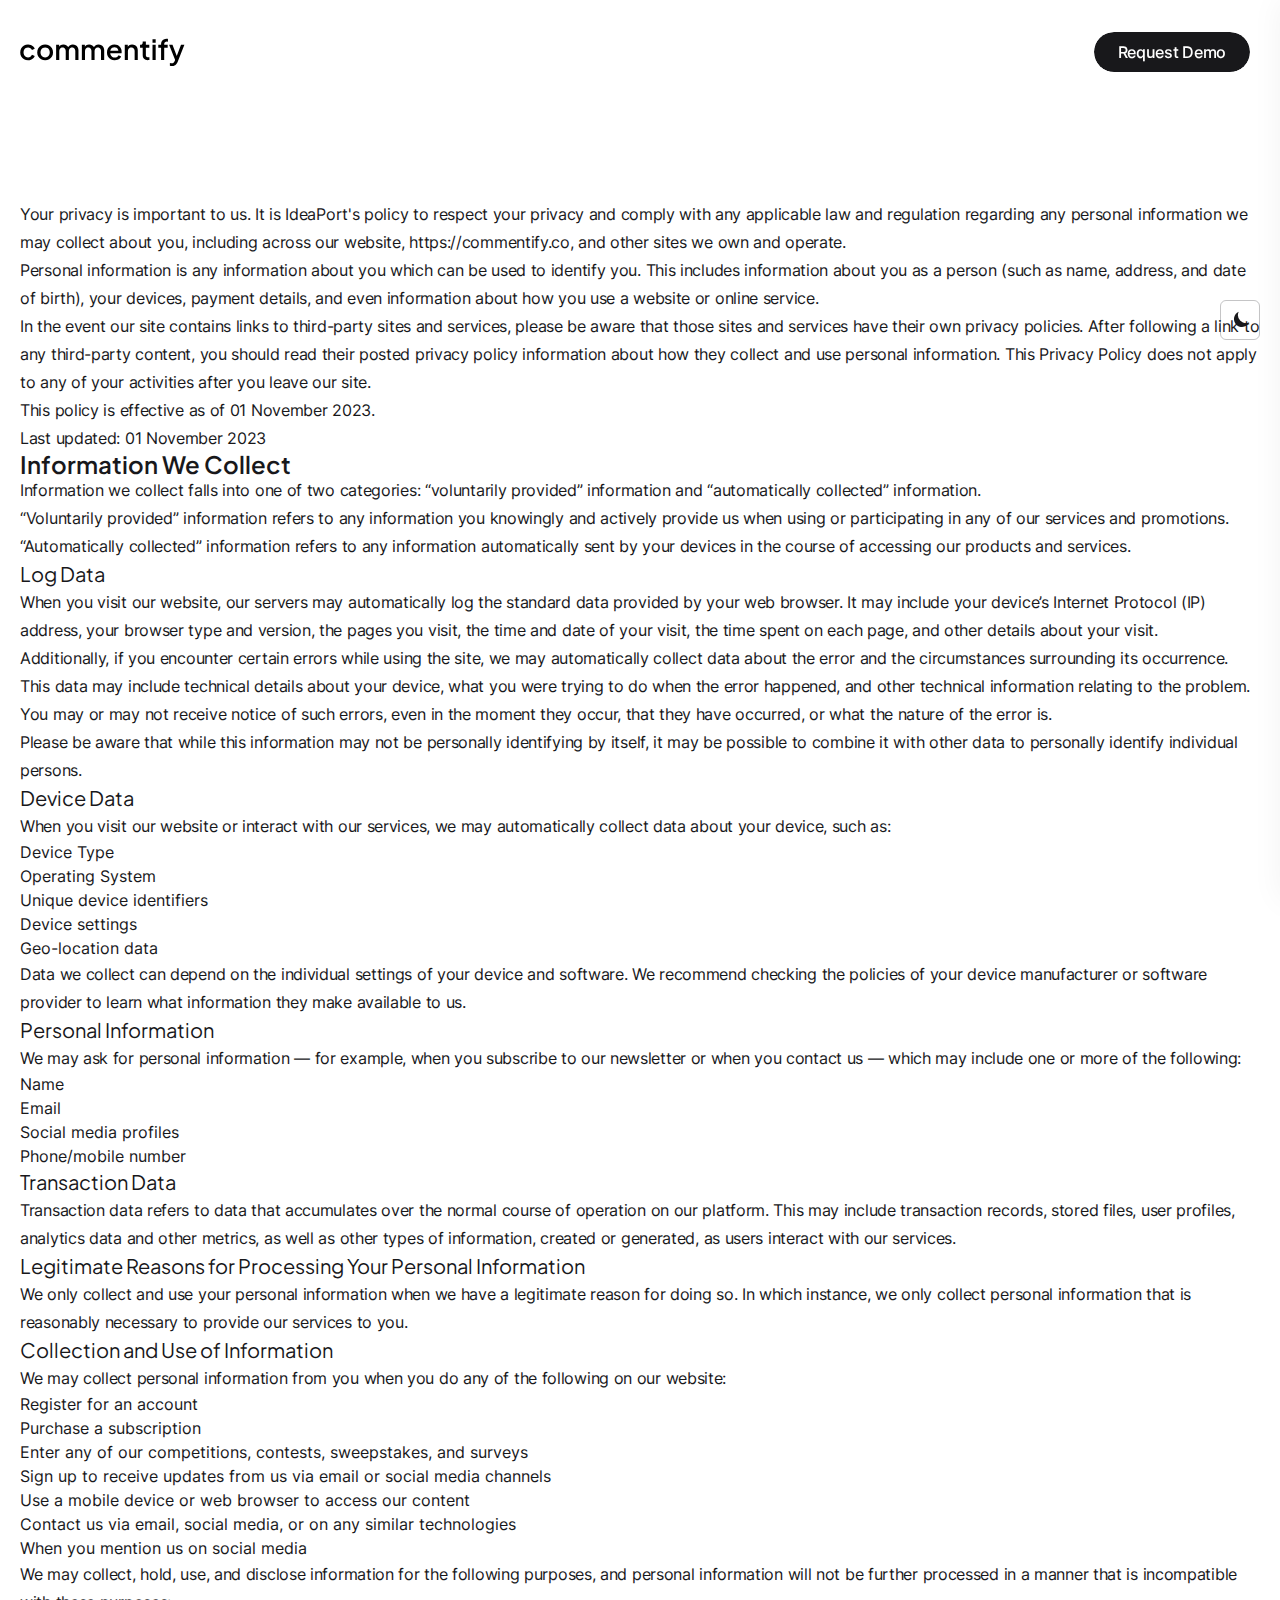
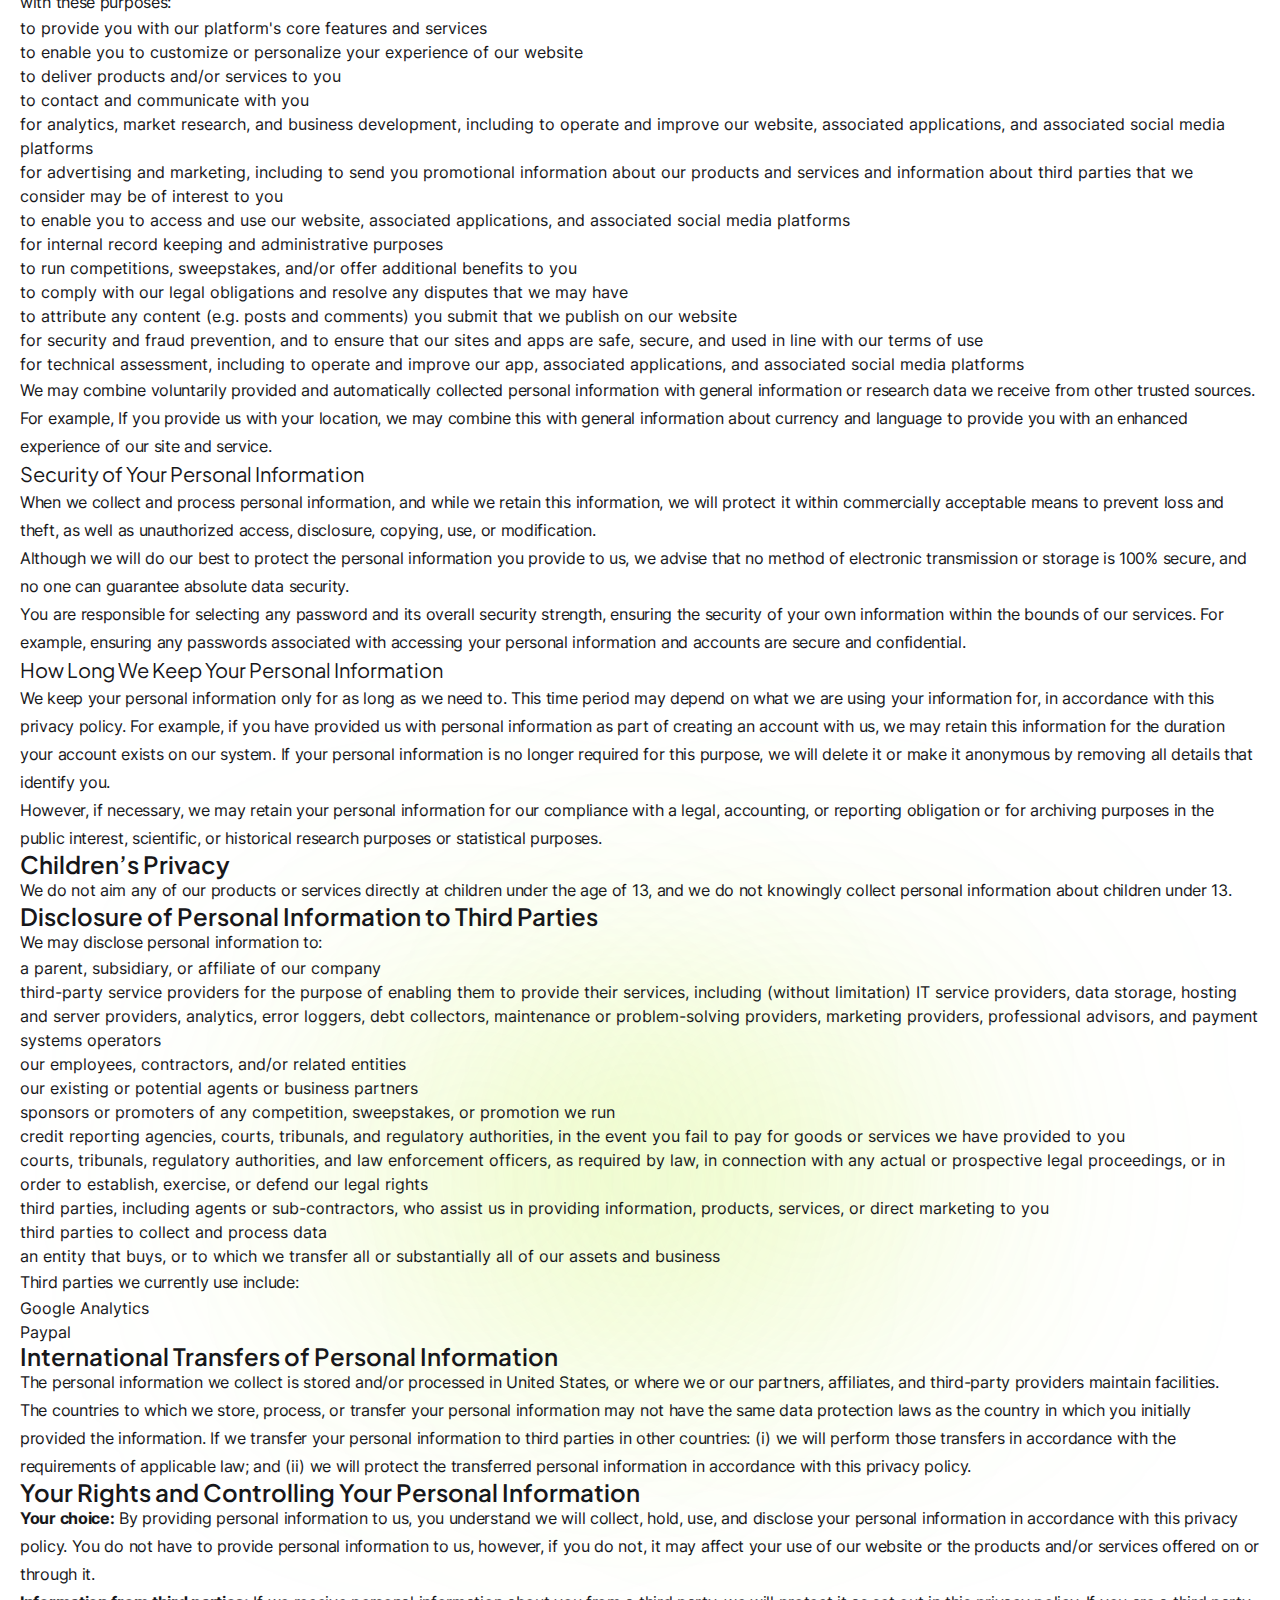
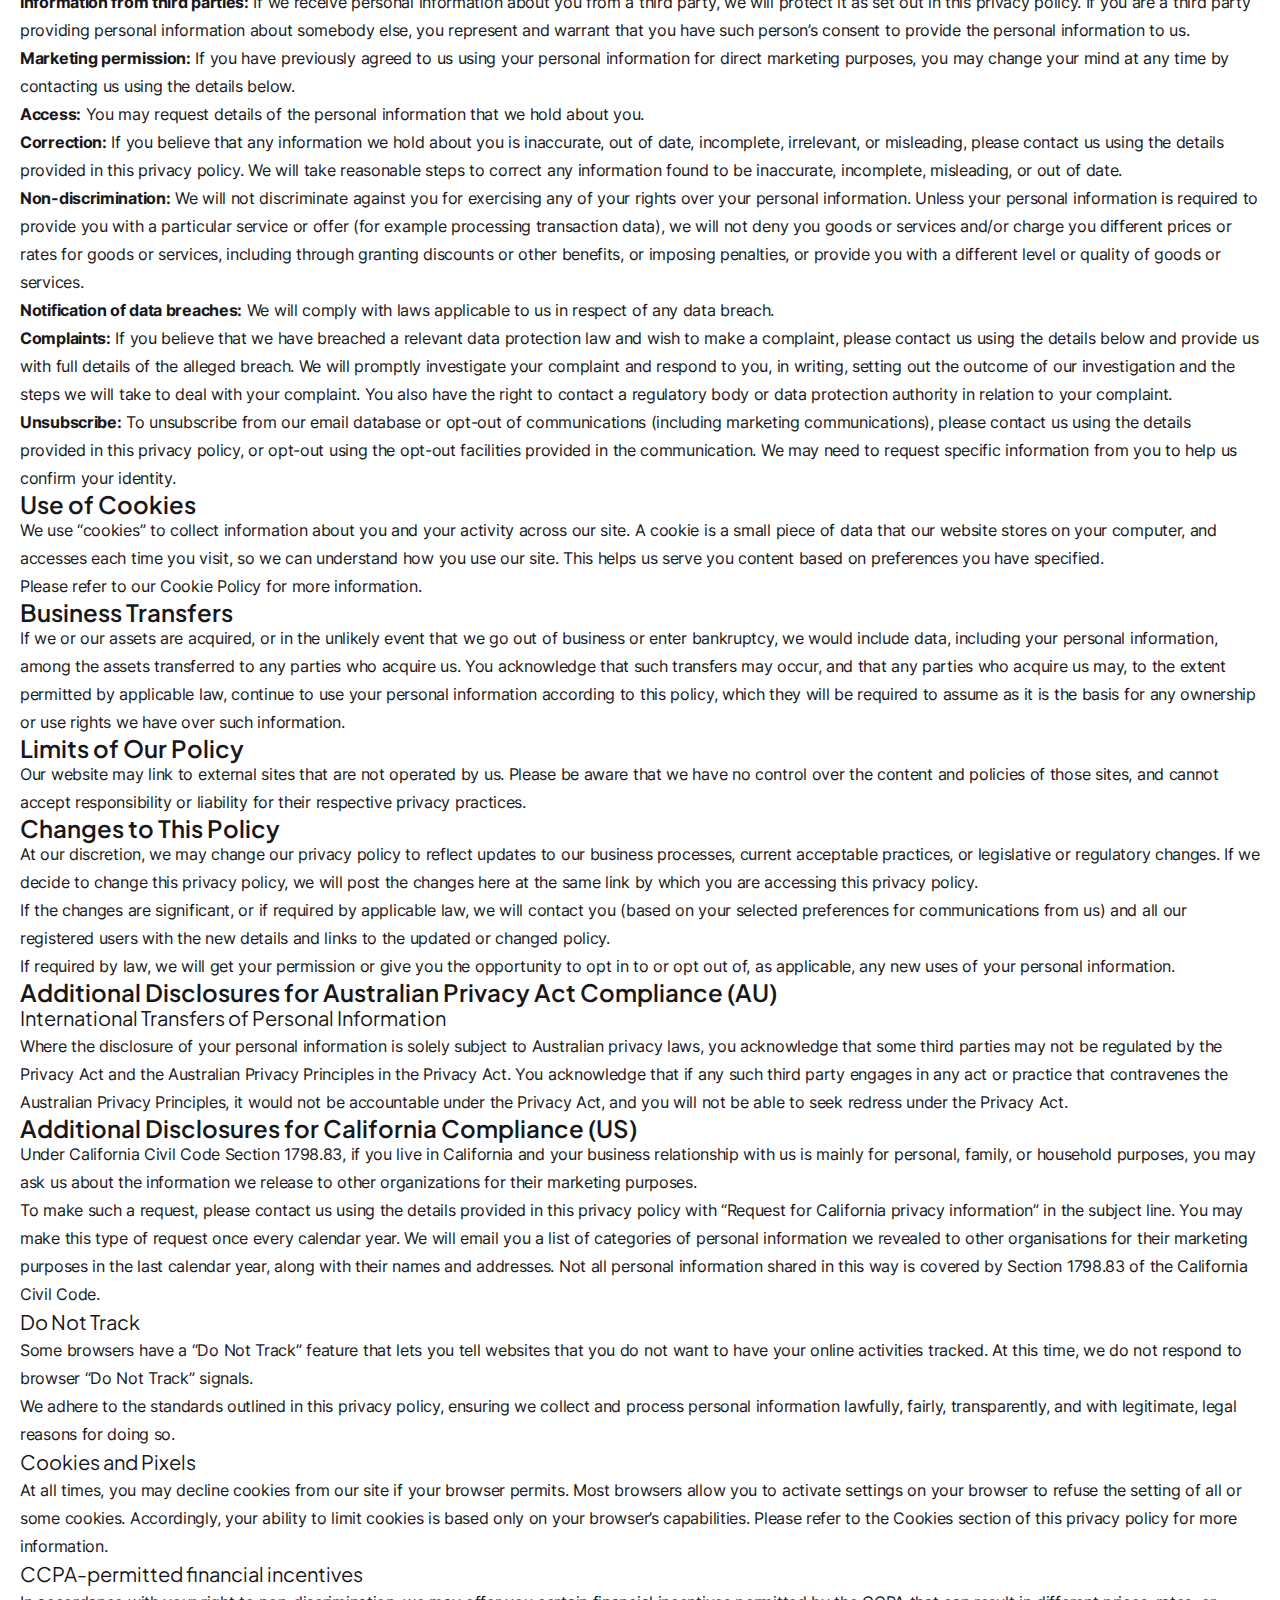
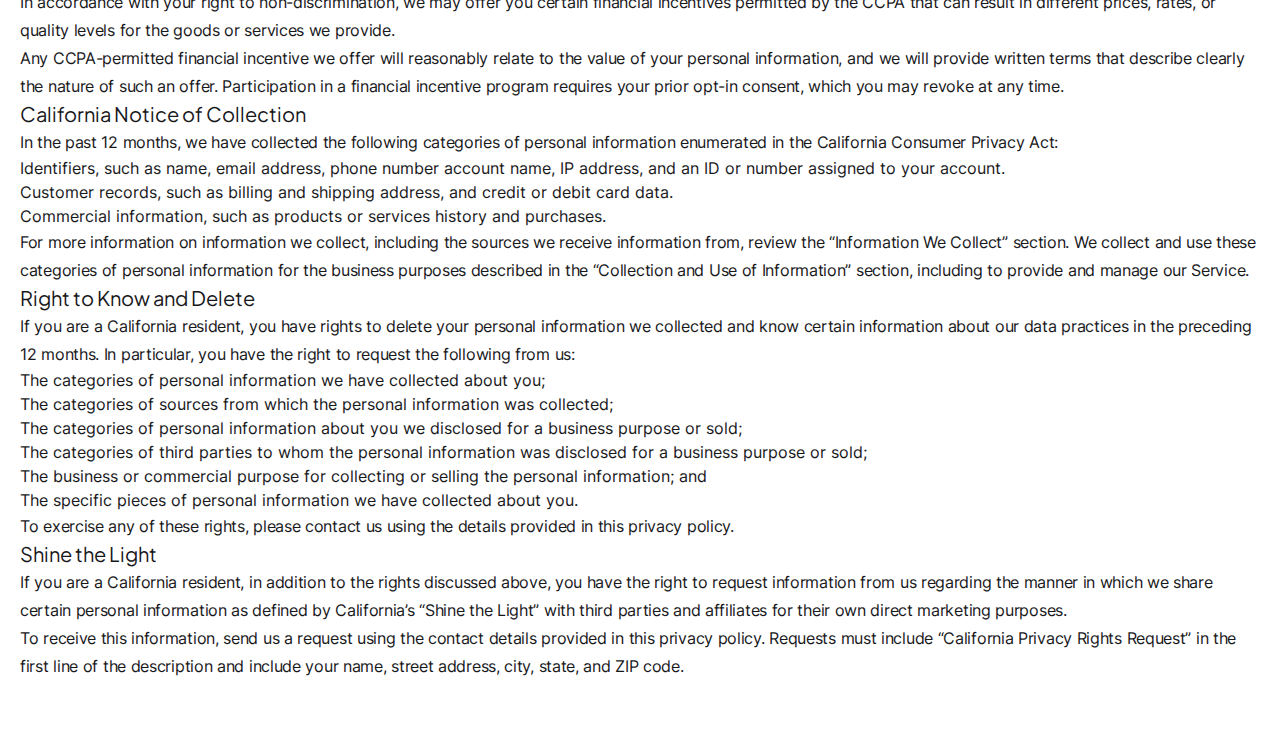
<file: privacy.html>
<!DOCTYPE html>
<html lang="en">

<head>
    <meta charset="utf-8">
    <title>Commentify | Privacy Policy</title>

    <!--Meta For No Index-->
    <meta name="robots" content="noindex, Nofollow, Noimageindex">

    <!-- mobile responsive meta -->
    <meta name="viewport" content="width=device-width, initial-scale=1">
    <meta name="viewport" content="width=device-width, initial-scale=1, maximum-scale=1">

    <!-- Stylesheets -->

    <link href="css/all.css" rel="stylesheet">
    <link href="css/theme.css" rel="stylesheet">

    <!--Favicon-->
    <link rel="apple-touch-icon" sizes="57x57" href="images/apple-icon-57x57.png">
    <link rel="apple-touch-icon" sizes="60x60" href="images/apple-icon-60x60.png">
    <link rel="apple-touch-icon" sizes="72x72" href="images/apple-icon-72x72.png">
    <link rel="apple-touch-icon" sizes="76x76" href="images/apple-icon-76x76.png">
    <link rel="apple-touch-icon" sizes="114x114" href="images/apple-icon-114x114.png">
    <link rel="apple-touch-icon" sizes="120x120" href="images/apple-icon-120x120.png">
    <link rel="apple-touch-icon" sizes="144x144" href="images/apple-icon-144x144.png">
    <link rel="apple-touch-icon" sizes="152x152" href="images/apple-icon-152x152.png">
    <link rel="apple-touch-icon" sizes="180x180" href="images/apple-icon-180x180.png">
    <link rel="icon" type="image/png" sizes="192x192" href="images/android-icon-192x192.png">
    <link rel="icon" type="image/png" sizes="32x32" href="images/favicon-32x32.png">
    <link rel="icon" type="image/png" sizes="96x96" href="images/favicon-96x96.png">
    <link rel="icon" type="image/png" sizes="16x16" href="images/favicon-16x16.png">
    <link rel="shortcut icon" href="favicon.ico" type="image/x-icon">
    <link rel="icon" href="images/favicon.png" type="image/x-icon">
</head>

<body class="relative overflow-x-hidden  text-base antialiased bg-white dark:bg-dark-300 font-Inter">
    <div class="toggle-button fixed right-5 max-lg:bottom-2.5 lg:top-1/3 z-[10000000000]">
        <button id="theme-toggle" type="button"
            class="text-paragraph dark:text-white focus:outline-none focus:ring-0 focus:ring-gray-200 w-10 h-10 border rounded-md border-paragraph/25 dark:border-borderColour-dark flex justify-center items-center">
            <svg id="theme-toggle-dark-icon" class="hidden w-5 h-5 ml-1 -mt-[1px]" fill="currentColor"
                viewBox="0 0 20 20" xmlns="http://www.w3.org/2000/svg">
                <path d="M17.293 13.293A8 8 0 016.707 2.707a8.001 8.001 0 1010.586 10.586z"></path>
            </svg>
            <svg id="theme-toggle-light-icon" class="hidden w-5 h-5" fill="currentColor" viewBox="0 0 20 20"
                xmlns="http://www.w3.org/2000/svg">
                <path
                    d="M10 2a1 1 0 011 1v1a1 1 0 11-2 0V3a1 1 0 011-1zm4 8a4 4 0 11-8 0 4 4 0 018 0zm-.464 4.95l.707.707a1 1 0 001.414-1.414l-.707-.707a1 1 0 00-1.414 1.414zm2.12-10.607a1 1 0 010 1.414l-.706.707a1 1 0 11-1.414-1.414l.707-.707a1 1 0 011.414 0zM17 11a1 1 0 100-2h-1a1 1 0 100 2h1zm-7 4a1 1 0 011 1v1a1 1 0 11-2 0v-1a1 1 0 011-1zM5.05 6.464A1 1 0 106.465 5.05l-.708-.707a1 1 0 00-1.414 1.414l.707.707zm1.414 8.486l-.707.707a1 1 0 01-1.414-1.414l.707-.707a1 1 0 011.414 1.414zM4 11a1 1 0 100-2H3a1 1 0 000 2h1z"
                    fill-rule="evenodd" clip-rule="evenodd"></path>
            </svg>
        </button>
    </div>

    <header class="fixed left-0 top-8 z-[1000000000] duration-500  transition-all w-full bg-transparent"
        id="mainnavigationBar">
        <nav class="container flex  items-center">
            <div class="nav-logo">
                <a href="index.html">
                    <img src="images/logo.svg" alt="logo" class="dark:hidden">
                    <img src="images/logo-light.svg" alt="logo dark version" class="hidden dark:inline-block">
                </a>
            </div>
            <ul class="nav-list hidden lg:flex lg:ml-7 xl:ml-15  [&amp;>*:not(:last-child)]:me-1">
            </ul>
            <ul class="flex items-center ml-auto  [&amp;>*:not(:last-child)]:me-2.5">
                <li class="" id="open-btn" />
                <li class="max-lg:hidden">
                    <a href="https://cal.com/mithun-kumar/commentify-demo" class="btn btn-navbar btn-sm">
                        Request Demo
                    </a>
                </li>
                <li class="max-lg:inline-block lg:hidden ">
                    <button
                        class="outline-none mobile-menu-button w-10 h-10 rounded-full bg-white dark:bg-dark-200 relative ">
                        <svg xmlns="http://www.w3.org/2000/svg" width="22" height="14" viewBox="0 0 22 14" fill="none"
                            class="absolute top-1/2 left-1/2 -translate-x-1/2 -translate-y-1/2">
                            <path
                                d="M0 1C0 0.447715 0.447715 0 1 0H21C21.5523 0 22 0.447715 22 1C22 1.55228 21.5523 2 21 2H1C0.447716 2 0 1.55228 0 1Z"
                                fill="" class="fill-paragraph dark:fill-white"></path>
                            <path
                                d="M8 7C8 6.44772 8.44772 6 9 6H21C21.5523 6 22 6.44772 22 7C22 7.55228 21.5523 8 21 8H9C8.44772 8 8 7.55228 8 7Z"
                                fill="" class="fill-paragraph dark:fill-white"></path>
                            <path
                                d="M4 13C4 12.4477 4.44772 12 5 12H21C21.5523 12 22 12.4477 22 13C22 13.5523 21.5523 14 21 14H5C4.44772 14 4 13.5523 4 13Z"
                                fill="" class="fill-paragraph dark:fill-white"></path>
                        </svg>
                    </button>
                </li>
            </ul>
            <div class="mobile-menu max-lg:overflow-y-auto">
                <button
                    class=" outline-none navbar-toggle-close  w-10 h-10 rounded-full bg-white dark:bg-dark-200 absolute right-6 top-5 ">
                    <i class="fa-solid fa-times"></i>
                </button>
                <ul class="nav-list flex flex-col gap-5 w-full max-w-[500px] landscape:h-full">
                    <li>
                        <a href="contact.html" class="font-Inter flex items-center text-base font-medium leading-8 text-paragraph dark:text-white py-[5px] px-5 lg:px-4 xl:px-5 border rounded-large border-transparent hover:bg-white hover:border-borderColour dark:hover:bg-dark-200 
            dark:hover:border-borderColour/10 duration-500 hover:duration-500 transition-colors  ">
                            Contact Us
                        </a>
                    </li>
                    <li>
                        <a href="request-demo.html" class="btn btn-navbar btn-sm">
                            Request Demo
                        </a>
                    </li>
                </ul>
            </div>
        </nav>
    </header>

    <section class="hero overflow-hidden relative max-lg:pt-150 pt-[200px] pb-[60px] h-full">
        <div
            class="absolute left-1/2 top-12 w-full h-[550px] -translate-x-1/2 bg-cover  bg-[url('../images/hero-gradient.png')] bg-no-repeat bg-center opacity-70 md:hidden -z-10">
        </div>
        <div
            class="absolute top-1/2 left-1/2 -translate-x-1/2 -translate-y-1/2 flex max-md:flex-col -z-10 max-md:hidden">
            <div
                class="max-1xl:w-[335px] max-1xl:h-[335px]  1xl:w-[442px] 1xl:h-[442px]  rounded-full bg-primary-200/20 blur-[145px]">
            </div>
            <div
                class="max-1xl:w-[335px] max-1xl:h-[335px]  1xl:w-[442px] 1xl:h-[442px]  rounded-full bg-primary-200/25 -ml-[170px] max-md:ml-0 blur-[145px]">
            </div>
            <div
                class="max-1xl:w-[335px] max-1xl:h-[335px]  1xl:w-[442px] 1xl:h-[442px]  rounded-full bg-primary-200/20 -ml-[170px] max-md:ml-0 blur-[145px]">
            </div>
        </div>
        <div class="container">

            <div class="page-content inner boxed">
                <div class="article w-richtext">
                    <p>Your privacy is important to us. It is IdeaPort's policy to respect your privacy and comply with
                        any applicable law and regulation regarding any personal information we may collect about you,
                        including
                        across our website, <a href="https://commentify.co/">https://commentify.co</a>, and other
                        sites we
                        own
                        and operate.</p>
                    <p>Personal information is any information about you which can be used to identify you. This
                        includes
                        information about you as a person (such as name, address, and date of birth), your devices,
                        payment
                        details, and even information about how you use a website or online service.</p>
                    <p>In the event our site contains links to third-party sites and services, please be aware that
                        those
                        sites and services have their own privacy policies. After following a link to any third-party
                        content,
                        you should read their posted privacy policy information about how they collect and use personal
                        information. This Privacy Policy does not apply to any of your activities after you leave our
                        site.</p>
                    <p>This policy is effective as of 01 November 2023.</p>
                    <p>Last updated: 01 November 2023</p>
                    <h3>Information We Collect</h3>
                    <p>Information we collect falls into one of two categories: “voluntarily provided” information and
                        “automatically collected” information.</p>
                    <p>“Voluntarily provided” information refers to any information you knowingly and actively provide
                        us when
                        using or participating in any of our services and promotions.</p>
                    <p>“Automatically collected” information refers to any information automatically sent by your
                        devices in
                        the course of accessing our products and services.</p>
                    <h4>Log Data</h4>
                    <p>When you visit our website, our servers may automatically log the standard data provided by your
                        web
                        browser. It may include your device’s Internet Protocol (IP) address, your browser type and
                        version, the
                        pages you visit, the time and date of your visit, the time spent on each page, and other details
                        about
                        your visit.</p>
                    <p>Additionally, if you encounter certain errors while using the site, we may automatically collect
                        data
                        about the error and the circumstances surrounding its occurrence. This data may include
                        technical
                        details about your device, what you were trying to do when the error happened, and other
                        technical
                        information relating to the problem. You may or may not receive notice of such errors, even in
                        the
                        moment they occur, that they have occurred, or what the nature of the error is.</p>
                    <p>Please be aware that while this information may not be personally identifying by itself, it may
                        be
                        possible to combine it with other data to personally identify individual persons.</p>
                    <h4>Device Data</h4>
                    <p>When you visit our website or interact with our services, we may automatically collect data about
                        your
                        device, such as:</p>
                    <ul role="list">
                        <li>Device Type</li>
                        <li>Operating System</li>
                        <li>Unique device identifiers</li>
                        <li>Device settings</li>
                        <li>Geo-location data</li>
                    </ul>
                    <p>Data we collect can depend on the individual settings of your device and software. We recommend
                        checking the policies of your device manufacturer or software provider to learn what information
                        they
                        make available to us.</p>
                    <h4>Personal Information</h4>
                    <p>We may ask for personal information — for example, when you subscribe to our newsletter or when
                        you
                        contact us — which may include one or more of the following:</p>
                    <ul role="list">
                        <li>Name</li>
                        <li>Email</li>
                        <li>Social media profiles</li>
                        <li>Phone/mobile number</li>
                    </ul>
                    <h4>Transaction Data</h4>
                    <p>Transaction data refers to data that accumulates over the normal course of operation on our
                        platform.
                        This may include transaction records, stored files, user profiles, analytics data and other
                        metrics, as
                        well as other types of information, created or generated, as users interact with our services.
                    </p>
                    <h4>Legitimate Reasons for Processing Your Personal Information</h4>
                    <p>We only collect and use your personal information when we have a legitimate reason for doing so.
                        In
                        which instance, we only collect personal information that is reasonably necessary to provide our
                        services to you.</p>
                    <h4>Collection and Use of Information</h4>
                    <p>We may collect personal information from you when you do any of the following on our website:</p>
                    <ul role="list">
                        <li>Register for an account</li>
                        <li>Purchase a subscription</li>
                        <li>Enter any of our competitions, contests, sweepstakes, and surveys</li>
                        <li>Sign up to receive updates from us via email or social media channels</li>
                        <li>Use a mobile device or web browser to access our content</li>
                        <li>Contact us via email, social media, or on any similar technologies</li>
                        <li>When you mention us on social media</li>
                    </ul>
                    <p>We may collect, hold, use, and disclose information for the following purposes, and personal
                        information will not be further processed in a manner that is incompatible with these purposes:
                    </p>
                    <ul role="list">
                        <li>to provide you with our platform's core features and services</li>
                        <li>to enable you to customize or personalize your experience of our website</li>
                        <li>to deliver products and/or services to you</li>
                        <li>to contact and communicate with you</li>
                        <li>for analytics, market research, and business development, including to operate and improve
                            our
                            website, associated applications, and associated social media platforms</li>
                        <li>for advertising and marketing, including to send you promotional information about our
                            products and
                            services and information about third parties that we consider may be of interest to you</li>
                        <li>to enable you to access and use our website, associated applications, and associated social
                            media
                            platforms</li>
                        <li>for internal record keeping and administrative purposes</li>
                        <li>to run competitions, sweepstakes, and/or offer additional benefits to you</li>
                        <li>to comply with our legal obligations and resolve any disputes that we may have</li>
                        <li>to attribute any content (e.g. posts and comments) you submit that we publish on our website
                        </li>
                        <li>for security and fraud prevention, and to ensure that our sites and apps are safe, secure,
                            and used
                            in line with our terms of use</li>
                        <li>for technical assessment, including to operate and improve our app, associated applications,
                            and
                            associated social media platforms</li>
                    </ul>
                    <p>We may combine voluntarily provided and automatically collected personal information with general
                        information or research data we receive from other trusted sources. For example, If you provide
                        us with
                        your location, we may combine this with general information about currency and language to
                        provide you
                        with an enhanced experience of our site and service.</p>
                    <h4>Security of Your Personal Information</h4>
                    <p>When we collect and process personal information, and while we retain this information, we will
                        protect
                        it within commercially acceptable means to prevent loss and theft, as well as unauthorized
                        access,
                        disclosure, copying, use, or modification.</p>
                    <p>Although we will do our best to protect the personal information you provide to us, we advise
                        that no
                        method of electronic transmission or storage is 100% secure, and no one can guarantee absolute
                        data
                        security.</p>
                    <p>You are responsible for selecting any password and its overall security strength, ensuring the
                        security
                        of your own information within the bounds of our services. For example, ensuring any passwords
                        associated with accessing your personal information and accounts are secure and confidential.
                    </p>
                    <h4>How Long We Keep Your Personal Information</h4>
                    <p>We keep your personal information only for as long as we need to. This time period may depend on
                        what
                        we are using your information for, in accordance with this privacy policy. For example, if you
                        have
                        provided us with personal information as part of creating an account with us, we may retain this
                        information for the duration your account exists on our system. If your personal information is
                        no
                        longer required for this purpose, we will delete it or make it anonymous by removing all details
                        that
                        identify you.</p>
                    <p>However, if necessary, we may retain your personal information for our compliance with a legal,
                        accounting, or reporting obligation or for archiving purposes in the public interest,
                        scientific, or
                        historical research purposes or statistical purposes.</p>
                    <h3>Children’s Privacy</h3>
                    <p>We do not aim any of our products or services directly at children under the age of 13, and we do
                        not
                        knowingly collect personal information about children under 13.</p>
                    <h3>Disclosure of Personal Information to Third Parties</h3>
                    <p>We may disclose personal information to:</p>
                    <ul role="list">
                        <li>a parent, subsidiary, or affiliate of our company</li>
                        <li>third-party service providers for the purpose of enabling them to provide their services,
                            including
                            (without limitation) IT service providers, data storage, hosting and server providers,
                            analytics,
                            error loggers, debt collectors, maintenance or problem-solving providers, marketing
                            providers,
                            professional advisors, and payment systems operators</li>
                        <li>our employees, contractors, and/or related entities</li>
                        <li>our existing or potential agents or business partners</li>
                        <li>sponsors or promoters of any competition, sweepstakes, or promotion we run</li>
                        <li>credit reporting agencies, courts, tribunals, and regulatory authorities, in the event you
                            fail to
                            pay for goods or services we have provided to you</li>
                        <li>courts, tribunals, regulatory authorities, and law enforcement officers, as required by law,
                            in
                            connection with any actual or prospective legal proceedings, or in order to establish,
                            exercise, or
                            defend our legal rights</li>
                        <li>third parties, including agents or sub-contractors, who assist us in providing information,
                            products, services, or direct marketing to you</li>
                        <li>third parties to collect and process data</li>
                        <li>an entity that buys, or to which we transfer all or substantially all of our assets and
                            business
                        </li>
                    </ul>
                    <p>Third parties we currently use include:</p>
                    <ul role="list">
                        <li>Google Analytics</li>
                        <li>Paypal</li>
                    </ul>
                    <h3>International Transfers of Personal Information</h3>
                    <p>The personal information we collect is stored and/or processed in United States, or where we or
                        our
                        partners, affiliates, and third-party providers maintain facilities.</p>
                    <p>The countries to which we store, process, or transfer your personal information may not have the
                        same
                        data protection laws as the country in which you initially provided the information. If we
                        transfer your
                        personal information to third parties in other countries: (i) we will perform those transfers in
                        accordance with the requirements of applicable law; and (ii) we will protect the transferred
                        personal
                        information in accordance with this privacy policy.</p>
                    <h3>Your Rights and Controlling Your Personal Information</h3>
                    <p><strong>Your choice:</strong> By providing personal information to us, you understand we will
                        collect,
                        hold, use, and disclose your personal information in accordance with this privacy policy. You do
                        not
                        have to provide personal information to us, however, if you do not, it may affect your use of
                        our
                        website or the products and/or services offered on or through it.</p>
                    <p><strong>Information from third parties:</strong> If we receive personal information about you
                        from a
                        third party, we will protect it as set out in this privacy policy. If you are a third party
                        providing
                        personal information about somebody else, you represent and warrant that you have such person’s
                        consent
                        to provide the personal information to us.</p>
                    <p><strong>Marketing permission:</strong> If you have previously agreed to us using your personal
                        information for direct marketing purposes, you may change your mind at any time by contacting us
                        using
                        the details below.</p>
                    <p><strong>Access:</strong> You may request details of the personal information that we hold about
                        you.
                    </p>
                    <p><strong>Correction:</strong> If you believe that any information we hold about you is inaccurate,
                        out
                        of date, incomplete, irrelevant, or misleading, please contact us using the details provided in
                        this
                        privacy policy. We will take reasonable steps to correct any information found to be inaccurate,
                        incomplete, misleading, or out of date.</p>
                    <p><strong>Non-discrimination:</strong> We will not discriminate against you for exercising any of
                        your
                        rights over your personal information. Unless your personal information is required to provide
                        you with
                        a particular service or offer (for example processing transaction data), we will not deny you
                        goods or
                        services and/or charge you different prices or rates for goods or services, including through
                        granting
                        discounts or other benefits, or imposing penalties, or provide you with a different level or
                        quality of
                        goods or services.</p>
                    <p><strong>Notification of data breaches:</strong> We will comply with laws applicable to us in
                        respect of
                        any data breach.</p>
                    <p><strong>Complaints:</strong> If you believe that we have breached a relevant data protection law
                        and
                        wish to make a complaint, please contact us using the details below and provide us with full
                        details of
                        the alleged breach. We will promptly investigate your complaint and respond to you, in writing,
                        setting
                        out the outcome of our investigation and the steps we will take to deal with your complaint. You
                        also
                        have the right to contact a regulatory body or data protection authority in relation to your
                        complaint.
                    </p>
                    <p><strong>Unsubscribe:</strong> To unsubscribe from our email database or opt-out of communications
                        (including marketing communications), please contact us using the details provided in this
                        privacy
                        policy, or opt-out using the opt-out facilities provided in the communication. We may need to
                        request
                        specific information from you to help us confirm your identity.</p>
                    <h3>Use of Cookies</h3>
                    <p>We use “cookies” to collect information about you and your activity across our site. A cookie is
                        a
                        small piece of data that our website stores on your computer, and accesses each time you visit,
                        so we
                        can understand how you use our site. This helps us serve you content based on preferences you
                        have
                        specified.</p>
                    <p>Please refer to our Cookie Policy for more information.</p>
                    <h3>Business Transfers</h3>
                    <p>If we or our assets are acquired, or in the unlikely event that we go out of business or enter
                        bankruptcy, we would include data, including your personal information, among the assets
                        transferred to
                        any parties who acquire us. You acknowledge that such transfers may occur, and that any parties
                        who
                        acquire us may, to the extent permitted by applicable law, continue to use your personal
                        information
                        according to this policy, which they will be required to assume as it is the basis for any
                        ownership or
                        use rights we have over such information.</p>
                    <h3>Limits of Our Policy</h3>
                    <p>Our website may link to external sites that are not operated by us. Please be aware that we have
                        no
                        control over the content and policies of those sites, and cannot accept responsibility or
                        liability for
                        their respective privacy practices.</p>
                    <h3>Changes to This Policy</h3>
                    <p>At our discretion, we may change our privacy policy to reflect updates to our business processes,
                        current acceptable practices, or legislative or regulatory changes. If we decide to change this
                        privacy
                        policy, we will post the changes here at the same link by which you are accessing this privacy
                        policy.
                    </p>
                    <p>If the changes are significant, or if required by applicable law, we will contact you (based on
                        your
                        selected preferences for communications from us) and all our registered users with the new
                        details and
                        links to the updated or changed policy.</p>
                    <p>If required by law, we will get your permission or give you the opportunity to opt in to or opt
                        out of,
                        as applicable, any new uses of your personal information.</p>
                    <h3>Additional Disclosures for Australian Privacy Act Compliance (AU)</h3>
                    <h4>International Transfers of Personal Information</h4>
                    <p>Where the disclosure of your personal information is solely subject to Australian privacy laws,
                        you
                        acknowledge that some third parties may not be regulated by the Privacy Act and the Australian
                        Privacy
                        Principles in the Privacy Act. You acknowledge that if any such third party engages in any act
                        or
                        practice that contravenes the Australian Privacy Principles, it would not be accountable under
                        the
                        Privacy Act, and you will not be able to seek redress under the Privacy Act.</p>
                    <h3>Additional Disclosures for California Compliance (US)</h3>
                    <p>Under California Civil Code Section 1798.83, if you live in California and your business
                        relationship
                        with us is mainly for personal, family, or household purposes, you may ask us about the
                        information we
                        release to other organizations for their marketing purposes.</p>
                    <p>To make such a request, please contact us using the details provided in this privacy policy with
                        “Request for California privacy information” in the subject line. You may make this type of
                        request once
                        every calendar year. We will email you a list of categories of personal information we revealed
                        to other
                        organisations for their marketing purposes in the last calendar year, along with their names and
                        addresses. Not all personal information shared in this way is covered by Section 1798.83 of the
                        California Civil Code.</p>
                    <h4>Do Not Track</h4>
                    <p>Some browsers have a “Do Not Track” feature that lets you tell websites that you do not want to
                        have
                        your online activities tracked. At this time, we do not respond to browser “Do Not Track”
                        signals.</p>
                    <p>We adhere to the standards outlined in this privacy policy, ensuring we collect and process
                        personal
                        information lawfully, fairly, transparently, and with legitimate, legal reasons for doing so.
                    </p>
                    <h4>Cookies and Pixels</h4>
                    <p>At all times, you may decline cookies from our site if your browser permits. Most browsers allow
                        you to
                        activate settings on your browser to refuse the setting of all or some cookies. Accordingly,
                        your
                        ability to limit cookies is based only on your browser’s capabilities. Please refer to the
                        Cookies
                        section of this privacy policy for more information.</p>
                    <h4>CCPA-permitted financial incentives</h4>
                    <p>In accordance with your right to non-discrimination, we may offer you certain financial
                        incentives
                        permitted by the CCPA that can result in different prices, rates, or quality levels for the
                        goods or
                        services we provide.</p>
                    <p>Any CCPA-permitted financial incentive we offer will reasonably relate to the value of your
                        personal
                        information, and we will provide written terms that describe clearly the nature of such an
                        offer.
                        Participation in a financial incentive program requires your prior opt-in consent, which you may
                        revoke
                        at any time.</p>
                    <h4>California Notice of Collection</h4>
                    <p>In the past 12 months, we have collected the following categories of personal information
                        enumerated in
                        the California Consumer Privacy Act:</p>
                    <ul role="list">
                        <li>Identifiers, such as name, email address, phone number account name, IP address, and an ID
                            or number
                            assigned to your account.</li>
                        <li>Customer records, such as billing and shipping address, and credit or debit card data.</li>
                        <li>Commercial information, such as products or services history and purchases.</li>
                    </ul>
                    <p>For more information on information we collect, including the sources we receive information
                        from,
                        review the “Information We Collect” section. We collect and use these categories of personal
                        information
                        for the business purposes described in the “Collection and Use of Information” section,
                        including to
                        provide and manage our Service.</p>
                    <h4>Right to Know and Delete</h4>
                    <p>If you are a California resident, you have rights to delete your personal information we
                        collected and
                        know certain information about our data practices in the preceding 12 months. In particular, you
                        have
                        the right to request the following from us:</p>
                    <ul role="list">
                        <li>The categories of personal information we have collected about you;</li>
                        <li>The categories of sources from which the personal information was collected;</li>
                        <li>The categories of personal information about you we disclosed for a business purpose or
                            sold;</li>
                        <li>The categories of third parties to whom the personal information was disclosed for a
                            business
                            purpose or sold;</li>
                        <li>The business or commercial purpose for collecting or selling the personal information; and
                        </li>
                        <li>The specific pieces of personal information we have collected about you.</li>
                    </ul>
                    <p>To exercise any of these rights, please contact us using the details provided in this privacy
                        policy.
                    </p>
                    <h4>Shine the Light</h4>
                    <p>If you are a California resident, in addition to the rights discussed above, you have the right
                        to
                        request information from us regarding the manner in which we share certain personal information
                        as
                        defined by California’s “Shine the Light” with third parties and affiliates for their own direct
                        marketing purposes.</p>
                    <p>To receive this information, send us a request using the contact details provided in this privacy
                        policy. Requests must include “California Privacy Rights Request” in the first line of the
                        description
                        and include your name, street address, city, state, and ZIP code.</p>
                </div>
            </div>
        </div>
    </section>

    <!-- Mark up for Script Section-->

    <script src="js/fancybox.js"></script>
    <script src="js/gsap.min.js"></script>
    <script src="js/motionpath.js"></script>
    <script src="js/swiper.js"></script>
    <script src="js/aos.js"></script>
    <script src="js/script.js"></script>
</body>

</html>
</file>
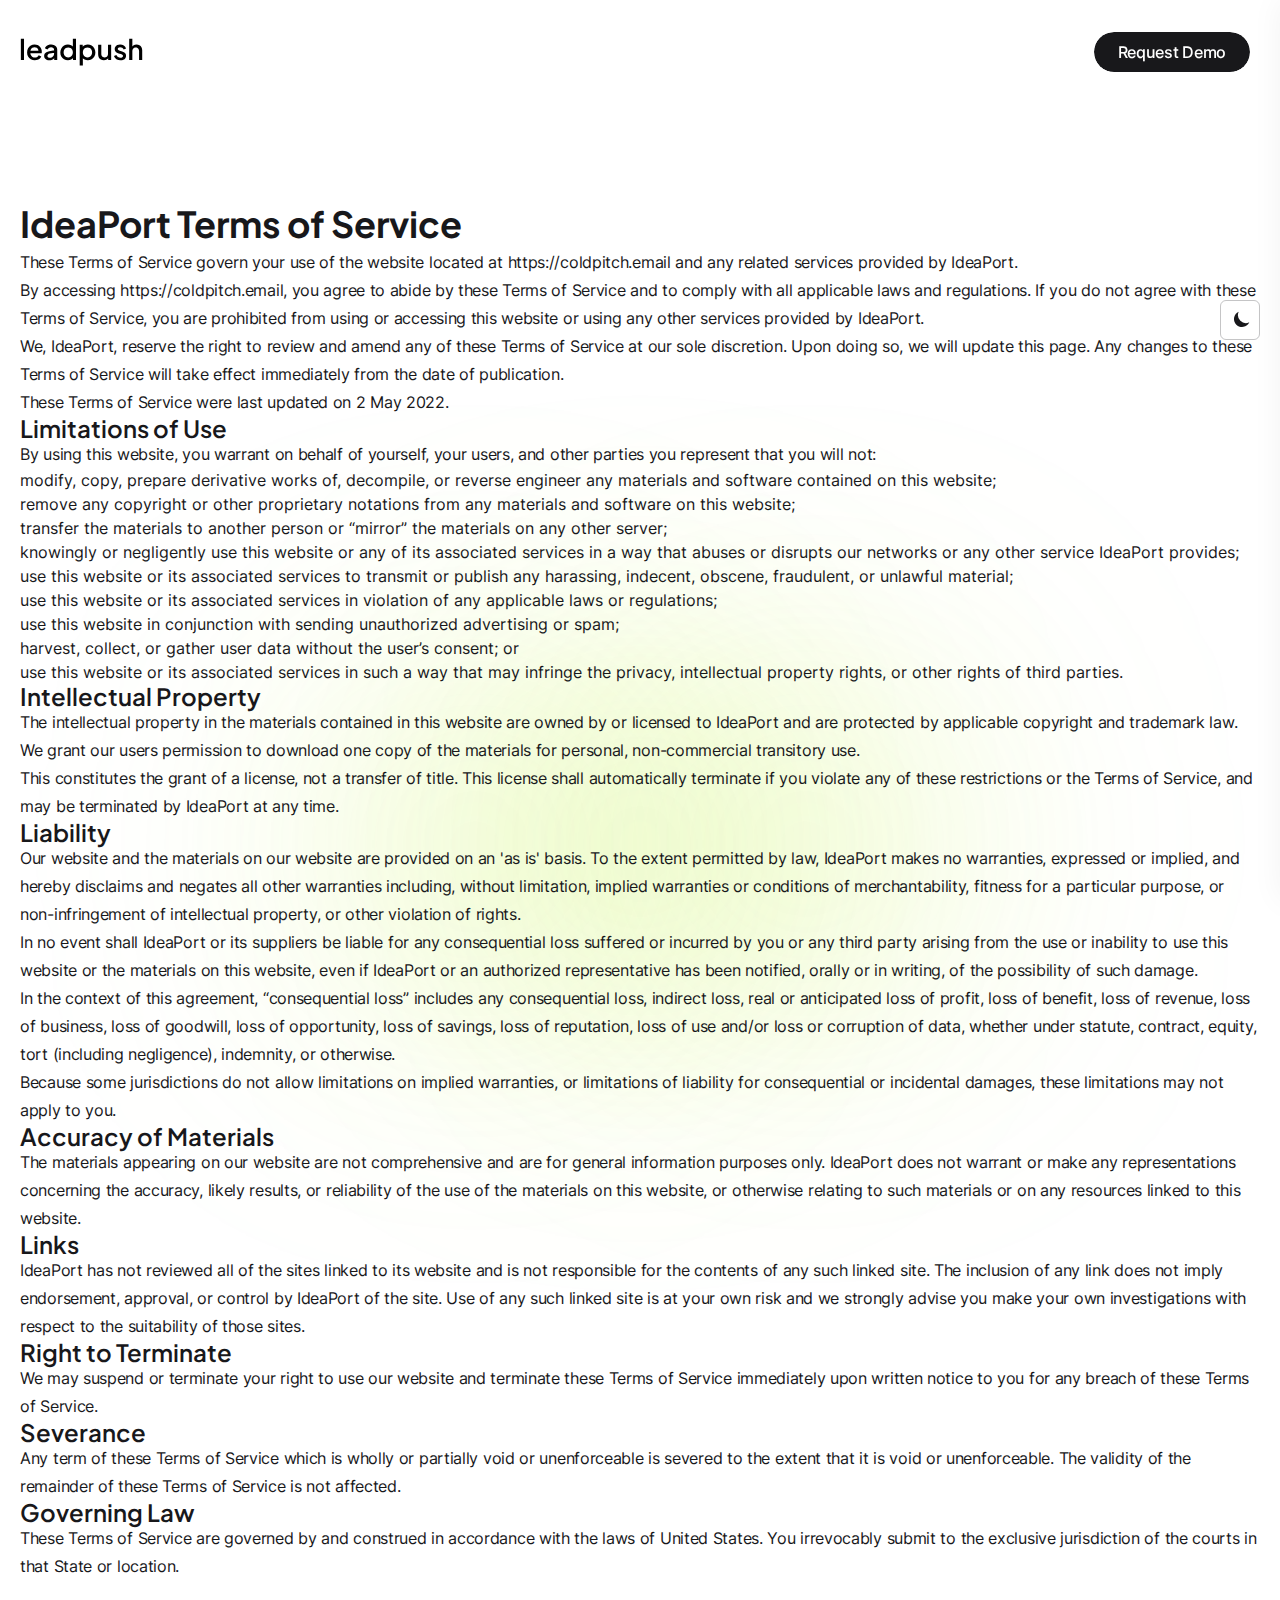
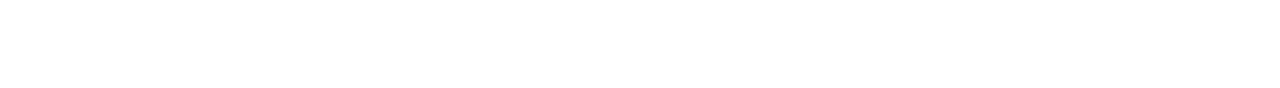
<file: terms.html>
<!DOCTYPE html>
<html lang="en">

<head>
    <meta charset="utf-8">
    <title>LeadPush | Demo</title>

    <!--Meta For No Index-->
    <meta name="robots" content="noindex, Nofollow, Noimageindex">

    <!-- mobile responsive meta -->
    <meta name="viewport" content="width=device-width, initial-scale=1">
    <meta name="viewport" content="width=device-width, initial-scale=1, maximum-scale=1">

    <!-- Stylesheets -->

    <link href="css/all.css" rel="stylesheet">
    <link href="css/theme.css" rel="stylesheet">

    <!--Favicon-->
    <link rel="apple-touch-icon" sizes="57x57" href="images/apple-icon-57x57.png">
    <link rel="apple-touch-icon" sizes="60x60" href="images/apple-icon-60x60.png">
    <link rel="apple-touch-icon" sizes="72x72" href="images/apple-icon-72x72.png">
    <link rel="apple-touch-icon" sizes="76x76" href="images/apple-icon-76x76.png">
    <link rel="apple-touch-icon" sizes="114x114" href="images/apple-icon-114x114.png">
    <link rel="apple-touch-icon" sizes="120x120" href="images/apple-icon-120x120.png">
    <link rel="apple-touch-icon" sizes="144x144" href="images/apple-icon-144x144.png">
    <link rel="apple-touch-icon" sizes="152x152" href="images/apple-icon-152x152.png">
    <link rel="apple-touch-icon" sizes="180x180" href="images/apple-icon-180x180.png">
    <link rel="icon" type="image/png" sizes="192x192" href="images/android-icon-192x192.png">
    <link rel="icon" type="image/png" sizes="32x32" href="images/favicon-32x32.png">
    <link rel="icon" type="image/png" sizes="96x96" href="images/favicon-96x96.png">
    <link rel="icon" type="image/png" sizes="16x16" href="images/favicon-16x16.png">
    <link rel="shortcut icon" href="favicon.ico" type="image/x-icon">
    <link rel="icon" href="images/favicon.png" type="image/x-icon">
</head>

<body class="relative overflow-x-hidden  text-base antialiased bg-white dark:bg-dark-300 font-Inter">
    <div class="toggle-button fixed right-5 max-lg:bottom-2.5 lg:top-1/3 z-[10000000000]">
        <button id="theme-toggle" type="button"
            class="text-paragraph dark:text-white focus:outline-none focus:ring-0 focus:ring-gray-200 w-10 h-10 border rounded-md border-paragraph/25 dark:border-borderColour-dark flex justify-center items-center">
            <svg id="theme-toggle-dark-icon" class="hidden w-5 h-5 ml-1 -mt-[1px]" fill="currentColor"
                viewBox="0 0 20 20" xmlns="http://www.w3.org/2000/svg">
                <path d="M17.293 13.293A8 8 0 016.707 2.707a8.001 8.001 0 1010.586 10.586z"></path>
            </svg>
            <svg id="theme-toggle-light-icon" class="hidden w-5 h-5" fill="currentColor" viewBox="0 0 20 20"
                xmlns="http://www.w3.org/2000/svg">
                <path
                    d="M10 2a1 1 0 011 1v1a1 1 0 11-2 0V3a1 1 0 011-1zm4 8a4 4 0 11-8 0 4 4 0 018 0zm-.464 4.95l.707.707a1 1 0 001.414-1.414l-.707-.707a1 1 0 00-1.414 1.414zm2.12-10.607a1 1 0 010 1.414l-.706.707a1 1 0 11-1.414-1.414l.707-.707a1 1 0 011.414 0zM17 11a1 1 0 100-2h-1a1 1 0 100 2h1zm-7 4a1 1 0 011 1v1a1 1 0 11-2 0v-1a1 1 0 011-1zM5.05 6.464A1 1 0 106.465 5.05l-.708-.707a1 1 0 00-1.414 1.414l.707.707zm1.414 8.486l-.707.707a1 1 0 01-1.414-1.414l.707-.707a1 1 0 011.414 1.414zM4 11a1 1 0 100-2H3a1 1 0 000 2h1z"
                    fill-rule="evenodd" clip-rule="evenodd"></path>
            </svg>
        </button>
    </div>

    <header class="fixed left-0 top-8 z-[1000000000] duration-500  transition-all w-full bg-transparent"
        id="mainnavigationBar">
        <nav class="container flex  items-center">
            <div class="nav-logo">
                <a href="index.html">
                    <img src="fonts/logo.svg" alt="logo" class="dark:hidden">
                    <img src="fonts/logo-light.svg" alt="logo dark version" class="hidden dark:inline-block">
                </a>
            </div>
            <ul class="nav-list hidden lg:flex lg:ml-7 xl:ml-15  [&amp;>*:not(:last-child)]:me-1">
            </ul>
            <ul class="flex items-center ml-auto  [&amp;>*:not(:last-child)]:me-2.5">
                <li class="" id="open-btn" />
                <li class="max-lg:hidden">
                    <a href="request-demo.html" class="btn btn-navbar btn-sm">
                        Request Demo
                    </a>
                </li>
                <li class="max-lg:inline-block lg:hidden ">
                    <button
                        class="outline-none mobile-menu-button w-10 h-10 rounded-full bg-white dark:bg-dark-200 relative ">
                        <svg xmlns="http://www.w3.org/2000/svg" width="22" height="14" viewBox="0 0 22 14" fill="none"
                            class="absolute top-1/2 left-1/2 -translate-x-1/2 -translate-y-1/2">
                            <path
                                d="M0 1C0 0.447715 0.447715 0 1 0H21C21.5523 0 22 0.447715 22 1C22 1.55228 21.5523 2 21 2H1C0.447716 2 0 1.55228 0 1Z"
                                fill="" class="fill-paragraph dark:fill-white"></path>
                            <path
                                d="M8 7C8 6.44772 8.44772 6 9 6H21C21.5523 6 22 6.44772 22 7C22 7.55228 21.5523 8 21 8H9C8.44772 8 8 7.55228 8 7Z"
                                fill="" class="fill-paragraph dark:fill-white"></path>
                            <path
                                d="M4 13C4 12.4477 4.44772 12 5 12H21C21.5523 12 22 12.4477 22 13C22 13.5523 21.5523 14 21 14H5C4.44772 14 4 13.5523 4 13Z"
                                fill="" class="fill-paragraph dark:fill-white"></path>
                        </svg>
                    </button>
                </li>
            </ul>
            <div class="mobile-menu max-lg:overflow-y-auto">
                <button
                    class=" outline-none navbar-toggle-close  w-10 h-10 rounded-full bg-white dark:bg-dark-200 absolute right-6 top-5 ">
                    <i class="fa-solid fa-times"></i>
                </button>
                <ul class="nav-list flex flex-col gap-5 w-full max-w-[500px] landscape:h-full">
                    <li>
                        <a href="contact.html" class="font-Inter flex items-center text-base font-medium leading-8 text-paragraph dark:text-white py-[5px] px-5 lg:px-4 xl:px-5 border rounded-large border-transparent hover:bg-white hover:border-borderColour dark:hover:bg-dark-200 
            dark:hover:border-borderColour/10 duration-500 hover:duration-500 transition-colors  ">
                            Contact Us
                        </a>
                    </li>
                    <li>
                        <a href="request-demo.html" class="btn btn-navbar btn-sm">
                            Request Demo
                        </a>
                    </li>
                </ul>
            </div>
        </nav>
    </header>

    <section class="hero overflow-hidden relative max-lg:pt-150 pt-[200px] pb-[60px] h-full">
        <div
            class="absolute left-1/2 top-12 w-full h-[550px] -translate-x-1/2 bg-cover  bg-[url('../images/hero-gradient.png')] bg-no-repeat bg-center opacity-70 md:hidden -z-10">
        </div>
        <div
            class="absolute top-1/2 left-1/2 -translate-x-1/2 -translate-y-1/2 flex max-md:flex-col -z-10 max-md:hidden">
            <div
                class="max-1xl:w-[335px] max-1xl:h-[335px]  1xl:w-[442px] 1xl:h-[442px]  rounded-full bg-primary-200/20 blur-[145px]">
            </div>
            <div
                class="max-1xl:w-[335px] max-1xl:h-[335px]  1xl:w-[442px] 1xl:h-[442px]  rounded-full bg-primary-200/25 -ml-[170px] max-md:ml-0 blur-[145px]">
            </div>
            <div
                class="max-1xl:w-[335px] max-1xl:h-[335px]  1xl:w-[442px] 1xl:h-[442px]  rounded-full bg-primary-200/20 -ml-[170px] max-md:ml-0 blur-[145px]">
            </div>
        </div>
        <div class="container">
            <div class="page-content inner boxed">
                <div class="article w-richtext">
                    <h2>IdeaPort Terms of Service</h2>
                    <p>These Terms of Service govern your use of the website located
                        at <a href="https://coldpitch.email/">https://coldpitch.email</a>
                        and any related services provided by IdeaPort.</p>
                    <p>By accessing <a href="https://coldpitch.email/">https://coldpitch.email</a>,
                        you agree to abide by these Terms of Service and to
                        comply with all applicable laws and regulations. If you
                        do not agree with these Terms of Service, you are
                        prohibited from using or accessing this website or using
                        any other services provided by IdeaPort.</p>
                    <p>We, IdeaPort, reserve the right to review and amend any
                        of these Terms of Service at our sole discretion. Upon
                        doing so, we will update this page. Any changes to these
                        Terms of Service will take effect immediately from the
                        date of publication.</p>
                    <p>These Terms of Service were last updated on 2 May 2022.</p>
                    <h3>Limitations of Use</h3>
                    <p>By using this website, you warrant on behalf of yourself,
                        your users, and other parties you represent that you
                        will not:</p>
                    <ol role="list">
                        <li>modify, copy, prepare derivative works of,
                            decompile, or reverse engineer any materials and
                            software contained on this website;</li>
                        <li>remove any copyright or other proprietary notations
                            from any materials and software on this website;
                        </li>
                        <li>transfer the materials to another person or “mirror”
                            the materials on any other server;</li>
                        <li>knowingly or negligently use this website or any of
                            its associated services in a way that abuses or
                            disrupts our networks or any other service
                            IdeaPort provides;</li>
                        <li>use this website or its associated services to
                            transmit or publish any harassing, indecent,
                            obscene, fraudulent, or unlawful material;</li>
                        <li>use this website or its associated services in
                            violation of any applicable laws or regulations;
                        </li>
                        <li>use this website in conjunction with sending
                            unauthorized advertising or spam;</li>
                        <li>harvest, collect, or gather user data without the
                            user’s consent; or</li>
                        <li>use this website or its associated services in such
                            a way that may infringe the privacy,
                            intellectual property rights, or other rights of
                            third parties.</li>
                    </ol>
                    <h3>Intellectual Property</h3>
                    <p>The intellectual property in the materials contained in this
                        website are owned by or licensed to IdeaPort and
                        are protected by applicable copyright and trademark law.
                        We grant our users permission to download one copy of
                        the materials for personal, non-commercial transitory
                        use.</p>
                    <p>This constitutes the grant of a license, not a transfer of
                        title. This license shall automatically terminate if you
                        violate any of these restrictions or the Terms of
                        Service, and may be terminated by IdeaPort at any
                        time.</p>
                    <h3>Liability</h3>
                    <p>Our website and the materials on our website are provided on
                        an 'as is' basis. To the extent permitted by law,
                        IdeaPort makes no warranties, expressed or implied,
                        and hereby disclaims and negates all other warranties
                        including, without limitation, implied warranties or
                        conditions of merchantability, fitness for a particular
                        purpose, or non-infringement of intellectual property,
                        or other violation of rights.</p>
                    <p>In no event shall IdeaPort or its suppliers be liable
                        for any consequential loss suffered or incurred by you
                        or any third party arising from the use or inability to
                        use this website or the materials on this website, even
                        if IdeaPort or an authorized representative has
                        been notified, orally or in writing, of the possibility
                        of such damage.</p>
                    <p>In the context of this agreement, “consequential loss”
                        includes any consequential loss, indirect loss, real or
                        anticipated loss of profit, loss of benefit, loss of
                        revenue, loss of business, loss of goodwill, loss of
                        opportunity, loss of savings, loss of reputation, loss
                        of use and/or loss or corruption of data, whether under
                        statute, contract, equity, tort (including negligence),
                        indemnity, or otherwise.</p>
                    <p>Because some jurisdictions do not allow limitations on
                        implied warranties, or limitations of liability for
                        consequential or incidental damages, these limitations
                        may not apply to you.</p>
                    <h3>Accuracy of Materials</h3>
                    <p>The materials appearing on our website are not comprehensive
                        and are for general information purposes only.
                        IdeaPort does not warrant or make any
                        representations concerning the accuracy, likely results,
                        or reliability of the use of the materials on this
                        website, or otherwise relating to such materials or on
                        any resources linked to this website.</p>
                    <h3>Links</h3>
                    <p>IdeaPort has not reviewed all of the sites linked to its
                        website and is not responsible for the contents of any
                        such linked site. The inclusion of any link does not
                        imply endorsement, approval, or control by IdeaPort
                        of the site. Use of any such linked site is at your own
                        risk and we strongly advise you make your own
                        investigations with respect to the suitability of those
                        sites.</p>
                    <h3>Right to Terminate</h3>
                    <p>We may suspend or terminate your right to use our website and
                        terminate these Terms of Service immediately upon
                        written notice to you for any breach of these Terms of
                        Service.</p>
                    <h3>Severance</h3>
                    <p>Any term of these Terms of Service which is wholly or
                        partially void or unenforceable is severed to the extent
                        that it is void or unenforceable. The validity of the
                        remainder of these Terms of Service is not affected.</p>
                    <h3>Governing Law</h3>
                    <p>These Terms of Service are governed by and construed in
                        accordance with the laws of United States. You
                        irrevocably submit to the exclusive jurisdiction of the
                        courts in that State or location.</p>
                    <h2>‍</h2>
                </div>
            </div>
        </div>
    </section>

    <!-- Mark up for Script Section-->

    <script src="js/fancybox.js"></script>
    <script src="js/gsap.min.js"></script>
    <script src="js/motionpath.js"></script>
    <script src="js/swiper.js"></script>
    <script src="js/aos.js"></script>
    <script src="js/script.js"></script>
</body>

</html>
</file>
<file: css/demo1.css>
html,
body {
  height: 100%;
}
body {
  margin: 0;
  font-family: "Figtree", sans-serif;
  font-optical-sizing: auto;
  padding-top: 3rem;
  padding-bottom: 3rem;
  padding-left: 1.5rem;
  padding-right: 1.5rem;
}

.content {
  max-width: 53rem;
  margin-left: auto;
  margin-right: auto;
  position: relative;
}

.content h1 {
  font-weight: 700;
  font-size: 3rem;
  padding-bottom: 1.5rem;
}

.callout-content {
  background-color: rgb(229, 229, 229);
  padding: 1rem;
  border-radius: 0.5rem;
  gap: 0.5rem;
  display: flex;
}

.main-content .link {
  color: rgb(16 117 105);
}

.main-content p {
  margin-bottom: 1.25rem;
  font-size: 1.125rem;
  line-height: 1.75rem;
}

.main-content .hidden-content {
  position: relative;
  /* filter: blur(6px); */
}

.main-content .hidden-content .blur-bg {
  background: rgba(255, 255, 255, 0.7);
  position: absolute;
  top: 0;
  left: 0;
  width: 100%;
  height: 100%;
  z-index: 1;
  backdrop-filter: blur(6px);
  -webkit-backdrop-filter: blur(6px);
}

.main-content .hidden-content .form-element {
  position: absolute;
  top: 0;
  z-index: 2;
  left: 50%;
  transform: translateX(-50%);
  display: flex;
  flex-direction: column;
  align-items: center;
  width: 100%;
  max-width: 25rem;
}

.main-content .hidden-content .form-element p {
  font-size: 1.875rem;
  font-weight: 700;
}

.main-content .hidden-content .form-element p.error-message {
  font-size: 0.85rem;
  font-weight: 400;
  color: #d92d20;
  margin: 0;
}

.main-content .hidden-content .form-element input {
  color: rgb(20 20 20);
  font-weight: 400;
  font-size: 1rem;
  padding-top: 0.5625rem;
  padding-bottom: 0.5625rem;
  padding-left: 0.875rem;
  padding-right: 0.875rem;
  border: 1px solid rgb(214 214 214);
  border-radius: 0.5rem;
  width: calc(100% - 30px);
  margin: 0;
  outline: none;
}
.main-content .hidden-content .form-element input:focus {
  border-color: #107569;
}

.main-content .hidden-content .form-element button {
  outline: 2px solid transparent;
  outline-offset: 2px;
  color: #fff;
  font-weight: 600;
  font-size: 1rem;
  line-height: 1.5rem;
  padding-left: 1.125rem;
  padding-right: 1.125rem;
  background-color: #107569;
  border-color: #107569;
  border-width: 1px;
  border-radius: 0.5rem;
  white-space: nowrap;
  justify-content: center;
  align-items: center;
  width: 100%;
  height: 2.75rem;
  display: flex;
  position: relative;
  margin-top: 1.25rem;
}

.main-content .curious-element {
  position: relative;
}

.main-content .curious-element .blur {
  position: absolute;
  background: linear-gradient(
    rgba(255, 255, 255, 0) 0%,
    rgba(255, 255, 255, 0.6) 50%,
    rgba(255, 255, 255, 0.75) 100%
  );
  height: 130%;
  display: flex;
  left: 0;
  top: -1rem;
  width: 100%;
}

@media (max-width: 767px) {
  body {
    padding-left: 1rem;
    padding-right: 1rem;
  }
}

@media (max-width: 1023px) {
  body {
    padding-bottom: 2rem;
    padding-top: 2rem;
  }
  .content h1 {
    font-size: 2.25rem;
    line-height: 2.75rem;
  }
}
</file>
<file: css/demo2.css>
html,
body {
  height: 100%;
}

body {
  font-family: "Figtree", sans-serif;
  background-image: url("../images/demo2-bg.webp");
}

.container {
  display: flex;
  justify-content: center;
  align-items: center;
  width: 100%;
  height: 100%;
}

.content {
  background-color: #fff;
  display: flex;
  justify-content: center;
  flex-direction: column;
  padding: 2rem 1rem;
  border-radius: 10px;
  max-width: 400px;
  margin: 1.5rem;
}

.content p {
  font-weight: 600;
  font-size: 1.1rem;
  margin: 0;
}
.content p.error-message {
  font-size: 0.85rem;
  font-weight: 400;
  color: #d92d20;
  margin: 0;
  margin-top: 10px;
}
.content input {
  border-style: solid;
  border-width: 1px;
  border-color: rgba(9, 21, 71, 0.15);
  border-radius: 5px;
  font-size: 14px;
  font-weight: 400;
  color: rgb(9, 23, 71);
  padding: 12px 6px;
  outline: none;
  margin-top: 10px;
}
.content input:focus {
  border-color: #107569;
}

.content button {
  outline: 2px solid transparent;
  outline-offset: 2px;
  color: #fff;
  font-weight: 600;
  font-size: 1rem;
  line-height: 1.5rem;
  padding-left: 1.125rem;
  padding-right: 1.125rem;
  background-color: #107569;
  border-color: #107569;
  border-width: 1px;
  border-radius: 0.5rem;
  white-space: nowrap;
  justify-content: center;
  align-items: center;
  width: 100%;
  height: 2.75rem;
  display: flex;
  position: relative;
  margin-top: 1.25rem;
  cursor: pointer;
}
</file>
<file: css/theme.css>
@import url("css2.css"); /*
! tailwindcss v3.4.0 | MIT License | https://tailwindcss.com
*/ /*
1. Prevent padding and border from affecting element width. (https://github.com/mozdevs/cssremedy/issues/4)
2. Allow adding a border to an element by just adding a border-width. (https://github.com/tailwindcss/tailwindcss/pull/116)
*/
*,
::before,
::after {
  box-sizing: border-box; /* 1 */
  border-width: 0; /* 2 */
  border-style: solid; /* 2 */
  border-color: #d9e0c5; /* 2 */
}
::before,
::after {
  --tw-content: "";
} /*
1. Use a consistent sensible line-height in all browsers.
2. Prevent adjustments of font size after orientation changes in iOS.
3. Use a more readable tab size.
4. Use the user's configured `sans` font-family by default.
5. Use the user's configured `sans` font-feature-settings by default.
6. Use the user's configured `sans` font-variation-settings by default.
7. Disable tap highlights on iOS
*/
html,
:host {
  line-height: 1.5; /* 1 */
  -webkit-text-size-adjust: 100%; /* 2 */
  -moz-tab-size: 4; /* 3 */
  -o-tab-size: 4;
  tab-size: 4; /* 3 */
  font-family: ui-sans-serif, system-ui, sans-serif, "Apple Color Emoji",
    "Segoe UI Emoji", "Segoe UI Symbol", "Noto Color Emoji"; /* 4 */
  font-feature-settings: normal; /* 5 */
  font-variation-settings: normal; /* 6 */
  -webkit-tap-highlight-color: transparent; /* 7 */
} /*
1. Remove the margin in all browsers.
2. Inherit line-height from `html` so users can set them as a class directly on the `html` element.
*/
body {
  margin: 0; /* 1 */
  line-height: inherit; /* 2 */
} /*
1. Add the correct height in Firefox.
2. Correct the inheritance of border color in Firefox. (https://bugzilla.mozilla.org/show_bug.cgi?id=190655)
3. Ensure horizontal rules are visible by default.
*/
hr {
  height: 0; /* 1 */
  color: inherit; /* 2 */
  border-top-width: 1px; /* 3 */
} /*
Add the correct text decoration in Chrome, Edge, and Safari.
*/
abbr:where([title]) {
  -webkit-text-decoration: underline dotted;
  text-decoration: underline dotted;
} /*
Remove the default font size and weight for headings.
*/
h1,
h2,
h3,
h4,
h5,
h6 {
  font-size: inherit;
  font-weight: inherit;
} /*
Reset links to optimize for opt-in styling instead of opt-out.
*/
a {
  color: inherit;
  text-decoration: inherit;
} /*
Add the correct font weight in Edge and Safari.
*/
b,
strong {
  font-weight: bolder;
} /*
1. Use the user's configured `mono` font-family by default.
2. Use the user's configured `mono` font-feature-settings by default.
3. Use the user's configured `mono` font-variation-settings by default.
4. Correct the odd `em` font sizing in all browsers.
*/
code,
kbd,
samp,
pre {
  font-family: ui-monospace, SFMono-Regular, Menlo, Monaco, Consolas,
    "Liberation Mono", "Courier New", monospace; /* 1 */
  font-feature-settings: normal; /* 2 */
  font-variation-settings: normal; /* 3 */
  font-size: 1em; /* 4 */
} /*
Add the correct font size in all browsers.
*/
small {
  font-size: 80%;
} /*
Prevent `sub` and `sup` elements from affecting the line height in all browsers.
*/
sub,
sup {
  font-size: 75%;
  line-height: 0;
  position: relative;
  vertical-align: baseline;
}
sub {
  bottom: -0.25em;
}
sup {
  top: -0.5em;
} /*
1. Remove text indentation from table contents in Chrome and Safari. (https://bugs.chromium.org/p/chromium/issues/detail?id=999088, https://bugs.webkit.org/show_bug.cgi?id=201297)
2. Correct table border color inheritance in all Chrome and Safari. (https://bugs.chromium.org/p/chromium/issues/detail?id=935729, https://bugs.webkit.org/show_bug.cgi?id=195016)
3. Remove gaps between table borders by default.
*/
table {
  text-indent: 0; /* 1 */
  border-color: inherit; /* 2 */
  border-collapse: collapse; /* 3 */
} /*
1. Change the font styles in all browsers.
2. Remove the margin in Firefox and Safari.
3. Remove default padding in all browsers.
*/
button,
input,
optgroup,
select,
textarea {
  font-family: inherit; /* 1 */
  font-feature-settings: inherit; /* 1 */
  font-variation-settings: inherit; /* 1 */
  font-size: 100%; /* 1 */
  font-weight: inherit; /* 1 */
  line-height: inherit; /* 1 */
  color: inherit; /* 1 */
  margin: 0; /* 2 */
  padding: 0; /* 3 */
} /*
Remove the inheritance of text transform in Edge and Firefox.
*/
button,
select {
  text-transform: none;
} /*
1. Correct the inability to style clickable types in iOS and Safari.
2. Remove default button styles.
*/
button,
[type="button"],
[type="reset"],
[type="submit"] {
  -webkit-appearance: button; /* 1 */
  background-color: transparent; /* 2 */
  background-image: none; /* 2 */
} /*
Use the modern Firefox focus style for all focusable elements.
*/
:-moz-focusring {
  outline: auto;
} /*
Remove the additional `:invalid` styles in Firefox. (https://github.com/mozilla/gecko-dev/blob/2f9eacd9d3d995c937b4251a5557d95d494c9be1/layout/style/res/forms.css#L728-L737)
*/
:-moz-ui-invalid {
  box-shadow: none;
} /*
Add the correct vertical alignment in Chrome and Firefox.
*/
progress {
  vertical-align: baseline;
} /*
Correct the cursor style of increment and decrement buttons in Safari.
*/
::-webkit-inner-spin-button,
::-webkit-outer-spin-button {
  height: auto;
} /*
1. Correct the odd appearance in Chrome and Safari.
2. Correct the outline style in Safari.
*/
[type="search"] {
  -webkit-appearance: textfield; /* 1 */
  outline-offset: -2px; /* 2 */
} /*
Remove the inner padding in Chrome and Safari on macOS.
*/
::-webkit-search-decoration {
  -webkit-appearance: none;
} /*
1. Correct the inability to style clickable types in iOS and Safari.
2. Change font properties to `inherit` in Safari.
*/
::-webkit-file-upload-button {
  -webkit-appearance: button; /* 1 */
  font: inherit; /* 2 */
} /*
Add the correct display in Chrome and Safari.
*/
summary {
  display: list-item;
} /*
Removes the default spacing and border for appropriate elements.
*/
blockquote,
dl,
dd,
h1,
h2,
h3,
h4,
h5,
h6,
hr,
figure,
p,
pre {
  margin: 0;
}
fieldset {
  margin: 0;
  padding: 0;
}
legend {
  padding: 0;
}
ol,
ul,
menu {
  list-style: none;
  margin: 0;
  padding: 0;
} /*
Reset default styling for dialogs.
*/
dialog {
  padding: 0;
} /*
Prevent resizing textareas horizontally by default.
*/
textarea {
  resize: vertical;
} /*
1. Reset the default placeholder opacity in Firefox. (https://github.com/tailwindlabs/tailwindcss/issues/3300)
2. Set the default placeholder color to the user's configured gray 400 color.
*/
input::-moz-placeholder,
textarea::-moz-placeholder {
  opacity: 1; /* 1 */
  color: #9ca3af; /* 2 */
}
input::placeholder,
textarea::placeholder {
  opacity: 1; /* 1 */
  color: #9ca3af; /* 2 */
} /*
Set the default cursor for buttons.
*/
button,
[role="button"] {
  cursor: pointer;
} /*
Make sure disabled buttons don't get the pointer cursor.
*/
:disabled {
  cursor: default;
} /*
1. Make replaced elements `display: block` by default. (https://github.com/mozdevs/cssremedy/issues/14)
2. Add `vertical-align: middle` to align replaced elements more sensibly by default. (https://github.com/jensimmons/cssremedy/issues/14#issuecomment-634934210)
   This can trigger a poorly considered lint error in some tools but is included by design.
*/
img,
svg,
video,
canvas,
audio,
iframe,
embed,
object {
  display: block; /* 1 */
  vertical-align: middle; /* 2 */
} /*
Constrain images and videos to the parent width and preserve their intrinsic aspect ratio. (https://github.com/mozdevs/cssremedy/issues/14)
*/
img,
video {
  max-width: 100%;
  height: auto;
} /* Make elements with the HTML hidden attribute stay hidden by default */
[hidden] {
  display: none;
}
* {
  --tw-text-opacity: 1;
  color: rgb(24 24 27 / var(--tw-text-opacity));
}
:is(:where(.dark) *) {
  --tw-text-opacity: 1;
  color: rgb(255 255 255 / var(--tw-text-opacity));
}
h1,
h2,
h3,
h4,
h5,
h6 {
  font-family: "Plus Jakarta Sans", sans-serif;
  --tw-text-opacity: 1;
  color: rgb(24 24 27 / var(--tw-text-opacity));
}
:is(:where(.dark) h1),
:is(:where(.dark) h2),
:is(:where(.dark) h3),
:is(:where(.dark) h4),
:is(:where(.dark) h5),
:is(:where(.dark) h6) {
  --tw-text-opacity: 1;
  color: rgb(255 255 255 / var(--tw-text-opacity));
}
h1 {
  font-size: 36px;
  font-weight: 700;
  line-height: 1.2;
}
@media not all and (min-width: 1280px) {
  h1 {
    line-height: 1.33;
  }
}
@media (min-width: 1280px) {
  h1 {
    font-size: 64px;
  }
}
h2 {
  font-size: 32px;
  font-weight: 700;
  line-height: 1.33;
}
@media (min-width: 1280px) {
  h2 {
    font-size: 36px;
  }
}
h3 {
  font-size: 22px;
  font-weight: 600;
}
@media (min-width: 1280px) {
  h3 {
    font-size: 24px;
  }
}
h4 {
  font-size: 1.25rem;
  line-height: 1.75rem;
  font-weight: 400;
}
h5 {
  font-size: 1.125rem;
  line-height: 1.75rem;
  font-weight: 400;
}
h6 {
  font-size: 1rem;
  line-height: 1.5rem;
  font-weight: 400;
}
p {
  font-family: "Inter", sans-serif;
  font-size: 1rem;
  line-height: 1.5rem;
  font-weight: 400;
  line-height: 1.75;
  letter-spacing: -0.3px;
  --tw-text-opacity: 1;
  color: rgb(24 24 27 / var(--tw-text-opacity));
}
:is(:where(.dark) p) {
  --tw-text-opacity: 1;
  color: rgb(255 255 255 / var(--tw-text-opacity));
}
em {
  font-style: normal;
}
a {
  display: inline-block;
  font-family: "Inter", sans-serif;
  font-size: 1rem;
  line-height: 1.5rem;
  font-weight: 400;
  line-height: 1.75;
  letter-spacing: -0.3px;
  --tw-text-opacity: 1;
  color: rgb(24 24 27 / var(--tw-text-opacity));
}
:is(:where(.dark) a) {
  --tw-text-opacity: 1;
  color: rgb(255 255 255 / var(--tw-text-opacity));
}
*,
::before,
::after {
  --tw-border-spacing-x: 0;
  --tw-border-spacing-y: 0;
  --tw-translate-x: 0;
  --tw-translate-y: 0;
  --tw-rotate: 0;
  --tw-skew-x: 0;
  --tw-skew-y: 0;
  --tw-scale-x: 1;
  --tw-scale-y: 1;
  --tw-pan-x: ;
  --tw-pan-y: ;
  --tw-pinch-zoom: ;
  --tw-scroll-snap-strictness: proximity;
  --tw-gradient-from-position: ;
  --tw-gradient-via-position: ;
  --tw-gradient-to-position: ;
  --tw-ordinal: ;
  --tw-slashed-zero: ;
  --tw-numeric-figure: ;
  --tw-numeric-spacing: ;
  --tw-numeric-fraction: ;
  --tw-ring-inset: ;
  --tw-ring-offset-width: 0px;
  --tw-ring-offset-color: #fff;
  --tw-ring-color: rgb(59 130 246 / 0.5);
  --tw-ring-offset-shadow: 0 0 #0000;
  --tw-ring-shadow: 0 0 #0000;
  --tw-shadow: 0 0 #0000;
  --tw-shadow-colored: 0 0 #0000;
  --tw-blur: ;
  --tw-brightness: ;
  --tw-contrast: ;
  --tw-grayscale: ;
  --tw-hue-rotate: ;
  --tw-invert: ;
  --tw-saturate: ;
  --tw-sepia: ;
  --tw-drop-shadow: ;
  --tw-backdrop-blur: ;
  --tw-backdrop-brightness: ;
  --tw-backdrop-contrast: ;
  --tw-backdrop-grayscale: ;
  --tw-backdrop-hue-rotate: ;
  --tw-backdrop-invert: ;
  --tw-backdrop-opacity: ;
  --tw-backdrop-saturate: ;
  --tw-backdrop-sepia: ;
}
::backdrop {
  --tw-border-spacing-x: 0;
  --tw-border-spacing-y: 0;
  --tw-translate-x: 0;
  --tw-translate-y: 0;
  --tw-rotate: 0;
  --tw-skew-x: 0;
  --tw-skew-y: 0;
  --tw-scale-x: 1;
  --tw-scale-y: 1;
  --tw-pan-x: ;
  --tw-pan-y: ;
  --tw-pinch-zoom: ;
  --tw-scroll-snap-strictness: proximity;
  --tw-gradient-from-position: ;
  --tw-gradient-via-position: ;
  --tw-gradient-to-position: ;
  --tw-ordinal: ;
  --tw-slashed-zero: ;
  --tw-numeric-figure: ;
  --tw-numeric-spacing: ;
  --tw-numeric-fraction: ;
  --tw-ring-inset: ;
  --tw-ring-offset-width: 0px;
  --tw-ring-offset-color: #fff;
  --tw-ring-color: rgb(59 130 246 / 0.5);
  --tw-ring-offset-shadow: 0 0 #0000;
  --tw-ring-shadow: 0 0 #0000;
  --tw-shadow: 0 0 #0000;
  --tw-shadow-colored: 0 0 #0000;
  --tw-blur: ;
  --tw-brightness: ;
  --tw-contrast: ;
  --tw-grayscale: ;
  --tw-hue-rotate: ;
  --tw-invert: ;
  --tw-saturate: ;
  --tw-sepia: ;
  --tw-drop-shadow: ;
  --tw-backdrop-blur: ;
  --tw-backdrop-brightness: ;
  --tw-backdrop-contrast: ;
  --tw-backdrop-grayscale: ;
  --tw-backdrop-hue-rotate: ;
  --tw-backdrop-invert: ;
  --tw-backdrop-opacity: ;
  --tw-backdrop-saturate: ;
  --tw-backdrop-sepia: ;
}
.container {
  width: 100%;
  margin-right: auto;
  margin-left: auto;
}
@media (min-width: 475px) {
  .container {
    max-width: 475px;
  }
}
@media (min-width: 640px) {
  .container {
    max-width: 640px;
  }
}
@media (min-width: 768px) {
  .container {
    max-width: 768px;
  }
}
@media (min-width: 1024px) {
  .container {
    max-width: 1024px;
  }
}
@media (min-width: 1280px) {
  .container {
    max-width: 1280px;
  }
}
@media (min-width: 1400px) {
  .container {
    max-width: 1400px;
  }
}
@media (min-width: 1536px) {
  .container {
    max-width: 1536px;
  }
}
.btn {
  position: relative;
  z-index: 0;
  overflow: hidden;
  border-radius: 30px;
  padding-top: 13px;
  padding-bottom: 13px;
  padding-left: 30px;
  padding-right: 30px;
  font-family: "Inter", sans-serif;
  font-size: 1rem;
  font-weight: 500;
  line-height: 1.5rem;
  letter-spacing: -0.3px;
  --tw-text-opacity: 1;
  color: rgb(255 255 255 / var(--tw-text-opacity));
}
.btn::before {
  position: absolute;
  bottom: 0px;
  left: 0px;
  z-index: -10;
  height: 100%;
  width: 100%;
  transform-origin: right;
  --tw-scale-x: 0;
  transform: translate(var(--tw-translate-x), var(--tw-translate-y))
    rotate(var(--tw-rotate)) skewX(var(--tw-skew-x)) skewY(var(--tw-skew-y))
    scaleX(var(--tw-scale-x)) scaleY(var(--tw-scale-y));
  border-radius: 30px;
  --tw-bg-opacity: 1;
  background-color: rgb(55 57 53 / var(--tw-bg-opacity));
  transition-property: transform;
  transition-timing-function: cubic-bezier(0.4, 0, 0.2, 1);
  transition-duration: 500ms;
  --tw-content: "";
  content: var(--tw-content);
}
.btn::after {
  position: absolute;
  left: 0px;
  top: 0px;
  z-index: -20;
  height: 100%;
  width: 100%;
  border-radius: 30px;
  content: var(--tw-content);
  --tw-bg-opacity: 1;
  background-color: rgb(24 24 27 / var(--tw-bg-opacity));
}
.btn:hover {
  --tw-text-opacity: 1;
  color: rgb(255 255 255 / var(--tw-text-opacity));
}
.btn:hover::before {
  transform-origin: left;
  content: var(--tw-content);
  --tw-scale-x: 1;
  transform: translate(var(--tw-translate-x), var(--tw-translate-y))
    rotate(var(--tw-rotate)) skewX(var(--tw-skew-x)) skewY(var(--tw-skew-y))
    scaleX(var(--tw-scale-x)) scaleY(var(--tw-scale-y));
}
:is(:where(.dark) .btn) {
  --tw-text-opacity: 1;
  color: rgb(24 24 27 / var(--tw-text-opacity));
}
:is(:where(.dark) .btn)::before {
  content: var(--tw-content);
  --tw-bg-opacity: 1;
  background-color: rgb(196 242 65 / var(--tw-bg-opacity));
}
:is(:where(.dark) .btn)::after {
  content: var(--tw-content);
  --tw-bg-opacity: 1;
  background-color: rgb(177 227 70 / var(--tw-bg-opacity));
}
:is(:where(.dark) .btn:hover) {
  --tw-text-opacity: 1;
  color: rgb(24 24 27 / var(--tw-text-opacity));
}
:is(:where(.dark) .btn-navbar) {
  --tw-text-opacity: 1;
  color: rgb(255 255 255 / var(--tw-text-opacity));
}
:is(:where(.dark) .btn-navbar)::after {
  content: var(--tw-content);
  --tw-bg-opacity: 1;
  background-color: rgb(33 34 32 / var(--tw-bg-opacity));
}
.sr-only {
  position: absolute;
  width: 1px;
  height: 1px;
  padding: 0;
  margin: -1px;
  overflow: hidden;
  clip: rect(0, 0, 0, 0);
  white-space: nowrap;
  border-width: 0;
}
.visible {
  visibility: visible;
}
.collapse {
  visibility: collapse;
}
.static {
  position: static;
}
.fixed {
  position: fixed;
}
.absolute {
  position: absolute;
}
.relative {
  position: relative;
}
.sticky {
  position: sticky;
}
.inset-0 {
  inset: 0px;
}
.inset-y-0 {
  top: 0px;
  bottom: 0px;
}
.\!-bottom-0 {
  bottom: -0px !important;
}
.\!-left-\[40px\] {
  left: -40px !important;
}
.\!-right-5 {
  right: -1.25rem !important;
}
.\!bottom-\[150px\] {
  bottom: 150px !important;
}
.\!left-1\/2 {
  left: 50% !important;
}
.\!left-\[50px\] {
  left: 50px !important;
}
.\!top-1\/2 {
  top: 50% !important;
}
.\!top-15 {
  top: 60px !important;
}
.-bottom-150 {
  bottom: -150px;
}
.-bottom-\[350px\] {
  bottom: -350px;
}
.-bottom-\[38px\] {
  bottom: -38px;
}
.-bottom-\[442px\] {
  bottom: -442px;
}
.-bottom-\[70px\] {
  bottom: -70px;
}
.-left-5 {
  left: -1.25rem;
}
.-right-5 {
  right: -1.25rem;
}
.-top-150 {
  top: -150px;
}
.-top-25 {
  top: -100px;
}
.-top-8 {
  top: -2rem;
}
.-top-\[1000px\] {
  top: -1000px;
}
.-top-\[130px\] {
  top: -130px;
}
.-top-\[1px\] {
  top: -1px;
}
.-top-\[200px\] {
  top: -200px;
}
.-top-\[250px\] {
  top: -250px;
}
.-top-\[300px\] {
  top: -300px;
}
.-top-\[550px\] {
  top: -550px;
}
.-top-\[800px\] {
  top: -800px;
}
.bottom-0 {
  bottom: 0px;
}
.bottom-10 {
  bottom: 2.5rem;
}
.bottom-15 {
  bottom: 60px;
}
.bottom-2 {
  bottom: 0.5rem;
}
.bottom-2\.5 {
  bottom: 0.625rem;
}
.bottom-5 {
  bottom: 1.25rem;
}
.bottom-8 {
  bottom: 2rem;
}
.bottom-\[18px\] {
  bottom: 18px;
}
.bottom-auto {
  bottom: auto;
}
.left-0 {
  left: 0px;
}
.left-1\/2 {
  left: 50%;
}
.left-10 {
  left: 2.5rem;
}
.left-20 {
  left: 5rem;
}
.left-25 {
  left: 100px;
}
.left-40 {
  left: 10rem;
}
.left-\[175px\] {
  left: 175px;
}
.left-auto {
  left: auto;
}
.right-0 {
  right: 0px;
}
.right-10 {
  right: 2.5rem;
}
.right-12 {
  right: 3rem;
}
.right-25 {
  right: 100px;
}
.right-5 {
  right: 1.25rem;
}
.right-6 {
  right: 1.5rem;
}
.right-auto {
  right: auto;
}
.top-0 {
  top: 0px;
}
.top-1\/2 {
  top: 50%;
}
.top-8 {
  top: 2rem;
}
.top-10 {
  top: 2.5rem;
}
.top-12 {
  top: 3rem;
}
.top-150 {
  top: 150px;
}
.top-20 {
  top: 5rem;
}
.top-25 {
  top: 100px;
}
.top-5 {
  top: 1.25rem;
}
.top-52 {
  top: 13rem;
}
.top-60 {
  top: 15rem;
}
.top-\[200px\] {
  top: 200px;
}
.top-\[37\%\] {
  top: 37%;
}
.top-\[58px\] {
  top: 58px;
}
.top-auto {
  top: auto;
}
.-z-10 {
  z-index: -10;
}
.z-0 {
  z-index: 0;
}
.z-10 {
  z-index: 10;
}
.z-\[10000000000\] {
  z-index: 10000000000;
}
.z-\[1000000000\] {
  z-index: 1000000000;
}
.z-\[110\] {
  z-index: 110;
}
.z-\[111111110000\] {
  z-index: 111111110000;
}
.z-\[1111111100\] {
  z-index: 1111111100;
}
.z-\[111111\] {
  z-index: 111111;
}
.z-\[99999999990\] {
  z-index: 99999999990;
}
.col-span-12 {
  grid-column: span 12 / span 12;
}
.col-span-4 {
  grid-column: span 4 / span 4;
}
.col-span-8 {
  grid-column: span 8 / span 8;
}
.col-span-full {
  grid-column: 1 / -1;
}
.mx-auto {
  margin-left: auto;
  margin-right: auto;
}
.-mb-0 {
  margin-bottom: -0px;
}
.-mb-0\.5 {
  margin-bottom: -0.125rem;
}
.-ml-\[170px\] {
  margin-left: -170px;
}
.-mr-4 {
  margin-right: -1rem;
}
.-mt-15 {
  margin-top: -60px;
}
.-mt-150 {
  margin-top: -150px;
}
.-mt-16 {
  margin-top: -4rem;
}
.-mt-24 {
  margin-top: -6rem;
}
.-mt-\[1px\] {
  margin-top: -1px;
}
.mb-1 {
  margin-bottom: 0.25rem;
}
.mb-10 {
  margin-bottom: 2.5rem;
}
.mb-11 {
  margin-bottom: 2.75rem;
}
.mb-12 {
  margin-bottom: 3rem;
}
.mb-14 {
  margin-bottom: 3.5rem;
}
.mb-15 {
  margin-bottom: 60px;
}
.mb-150 {
  margin-bottom: 150px;
}
.mb-16 {
  margin-bottom: 4rem;
}
.mb-2 {
  margin-bottom: 0.5rem;
}
.mb-2\.5 {
  margin-bottom: 0.625rem;
}
.mb-20 {
  margin-bottom: 5rem;
}
.mb-3 {
  margin-bottom: 0.75rem;
}
.mb-3\.5 {
  margin-bottom: 0.875rem;
}
.mb-4 {
  margin-bottom: 1rem;
}
.mb-5 {
  margin-bottom: 1.25rem;
}
.mb-6 {
  margin-bottom: 1.5rem;
}
.mb-7 {
  margin-bottom: 1.75rem;
}
.mb-8 {
  margin-bottom: 2rem;
}
.mb-9 {
  margin-bottom: 2.25rem;
}
.mb-\[160px\] {
  margin-bottom: 160px;
}
.ml-1 {
  margin-left: 0.25rem;
}
.ml-auto {
  margin-left: auto;
}
.mr-2 {
  margin-right: 0.5rem;
}
.mr-2\.5 {
  margin-right: 0.625rem;
}
.mr-3 {
  margin-right: 0.75rem;
}
.mr-4 {
  margin-right: 1rem;
}
.mr-6 {
  margin-right: 1.5rem;
}
.ms-2 {
  margin-inline-start: 0.5rem;
}
.ms-2\.5 {
  margin-inline-start: 0.625rem;
}
.mt-1 {
  margin-top: 0.25rem;
}
.mt-5 {
  margin-top: 1rem;
}
.mt-10 {
  margin-top: 2.5rem;
}
.mt-12 {
  margin-top: 3rem;
}
.mt-15 {
  margin-top: 60px;
}
.mt-16 {
  margin-top: 4rem;
}
.mt-20 {
  margin-top: 5rem;
}
.mt-4 {
  margin-top: 1rem;
}
.mt-5 {
  margin-top: 1.25rem;
}
.mt-6 {
  margin-top: 1.5rem;
}
.block {
  display: block;
}
.inline-block {
  display: inline-block;
}
.inline {
  display: inline;
}
.flex {
  display: flex;
}
.inline-flex {
  display: inline-flex;
}
.grid {
  display: grid;
}
.hidden {
  display: none;
}
.aspect-auto {
  aspect-ratio: auto;
}
.aspect-square {
  aspect-ratio: 1 / 1;
}
.aspect-video {
  aspect-ratio: 16 / 9;
}
.h-0 {
  height: 0px;
}
.h-10 {
  height: 2.5rem;
}
.h-150 {
  height: 150px;
}
.h-3 {
  height: 0.75rem;
}
.h-3\.5 {
  height: 0.875rem;
}
.h-5 {
  height: 1.25rem;
}
.h-7 {
  height: 1.75rem;
}
.h-\[110px\] {
  height: 110px;
}
.h-\[122px\] {
  height: 122px;
}
.h-\[150px\] {
  height: 150px;
}
.h-\[190px\] {
  height: 190px;
}
.h-\[330px\] {
  height: 330px;
}
.h-\[34px\] {
  height: 34px;
}
.h-\[350px\] {
  height: 350px;
}
.h-\[442px\] {
  height: 442px;
}
.h-\[450px\] {
  height: 450px;
}
.h-\[550px\] {
  height: 550px;
}
.h-\[90px\] {
  height: 90px;
}
.h-\[9px\] {
  height: 9px;
}
.h-auto {
  height: auto;
}
.h-full {
  height: 100%;
}
.h-screen {
  height: 100vh;
}
.min-h-\[530px\] {
  min-height: 530px;
}
.w-1\/2 {
  width: 50%;
}
.w-10 {
  width: 2.5rem;
}
.w-15 {
  width: 60px;
}
.w-150 {
  width: 150px;
}
.w-25 {
  width: 100px;
}
.w-3 {
  width: 0.75rem;
}
.w-3\.5 {
  width: 0.875rem;
}
.w-5 {
  width: 1.25rem;
}
.w-7 {
  width: 1.75rem;
}
.w-\[110px\] {
  width: 110px;
}
.w-\[122px\] {
  width: 122px;
}
.w-\[150px\] {
  width: 150px;
}
.w-\[200px\] {
  width: 200px;
}
.w-\[250px\] {
  width: 250px;
}
.w-\[260px\] {
  width: 260px;
}
.w-\[280px\] {
  width: 280px;
}
.w-\[330px\] {
  width: 330px;
}
.w-\[350px\] {
  width: 350px;
}
.w-\[400px\] {
  width: 400px;
}
.w-\[442px\] {
  width: 442px;
}
.w-\[90px\] {
  width: 90px;
}
.w-\[9px\] {
  width: 9px;
}
.w-auto {
  width: auto;
}
.w-full {
  width: 100%;
}
.min-w-\[250px\] {
  min-width: 250px;
}
.\!max-w-\[800px\] {
  max-width: 800px !important;
}
.max-w-\[1050px\] {
  max-width: 1050px;
}
.max-w-\[1068px\] {
  max-width: 1068px;
}
.max-w-\[1612px\] {
  max-width: 1612px;
}
.max-w-\[180px\] {
  max-width: 180px;
}
.max-w-\[250px\] {
  max-width: 250px;
}
.max-w-\[350px\] {
  max-width: 350px;
}
.max-w-\[400px\] {
  max-width: 400px;
}
.max-w-\[475px\] {
  max-width: 475px;
}
.max-w-\[490px\] {
  max-width: 490px;
}
.max-w-\[500px\] {
  max-width: 500px;
}
.max-w-\[510px\] {
  max-width: 510px;
}
.max-w-\[520px\] {
  max-width: 520px;
}
.max-w-\[530px\] {
  max-width: 530px;
}
.max-w-\[550px\] {
  max-width: 550px;
}
.max-w-\[575px\] {
  max-width: 575px;
}
.max-w-\[590px\] {
  max-width: 590px;
}
.max-w-\[600px\] {
  max-width: 600px;
}
.max-w-\[620px\] {
  max-width: 620px;
}
.max-w-\[650px\] {
  max-width: 650px;
}
.max-w-\[700px\] {
  max-width: 700px;
}
.max-w-\[800px\] {
  max-width: 800px;
}
.max-w-\[815px\] {
  max-width: 815px;
}
.max-w-\[830px\] {
  max-width: 830px;
}
.max-w-\[850px\] {
  max-width: 850px;
}
.max-w-\[948px\] {
  max-width: 948px;
}
.max-w-xl {
  max-width: 36rem;
}
.flex-shrink {
  flex-shrink: 1;
}
.shrink-0 {
  flex-shrink: 0;
}
.grow {
  flex-grow: 1;
}
.origin-top {
  transform-origin: top;
}
.-translate-x-1\/2 {
  --tw-translate-x: -50%;
  transform: translate(var(--tw-translate-x), var(--tw-translate-y))
    rotate(var(--tw-rotate)) skewX(var(--tw-skew-x)) skewY(var(--tw-skew-y))
    scaleX(var(--tw-scale-x)) scaleY(var(--tw-scale-y));
}
.-translate-y-1\/2 {
  --tw-translate-y: -50%;
  transform: translate(var(--tw-translate-x), var(--tw-translate-y))
    rotate(var(--tw-rotate)) skewX(var(--tw-skew-x)) skewY(var(--tw-skew-y))
    scaleX(var(--tw-scale-x)) scaleY(var(--tw-scale-y));
}
.translate-x-full {
  --tw-translate-x: 100%;
  transform: translate(var(--tw-translate-x), var(--tw-translate-y))
    rotate(var(--tw-rotate)) skewX(var(--tw-skew-x)) skewY(var(--tw-skew-y))
    scaleX(var(--tw-scale-x)) scaleY(var(--tw-scale-y));
}
.-scale-0 {
  --tw-scale-x: 0;
  --tw-scale-y: 0;
  transform: translate(var(--tw-translate-x), var(--tw-translate-y))
    rotate(var(--tw-rotate)) skewX(var(--tw-skew-x)) skewY(var(--tw-skew-y))
    scaleX(var(--tw-scale-x)) scaleY(var(--tw-scale-y));
}
.-scale-100 {
  --tw-scale-x: -1;
  --tw-scale-y: -1;
  transform: translate(var(--tw-translate-x), var(--tw-translate-y))
    rotate(var(--tw-rotate)) skewX(var(--tw-skew-x)) skewY(var(--tw-skew-y))
    scaleX(var(--tw-scale-x)) scaleY(var(--tw-scale-y));
}
.-scale-105 {
  --tw-scale-x: -1.05;
  --tw-scale-y: -1.05;
  transform: translate(var(--tw-translate-x), var(--tw-translate-y))
    rotate(var(--tw-rotate)) skewX(var(--tw-skew-x)) skewY(var(--tw-skew-y))
    scaleX(var(--tw-scale-x)) scaleY(var(--tw-scale-y));
}
.-scale-110 {
  --tw-scale-x: -1.1;
  --tw-scale-y: -1.1;
  transform: translate(var(--tw-translate-x), var(--tw-translate-y))
    rotate(var(--tw-rotate)) skewX(var(--tw-skew-x)) skewY(var(--tw-skew-y))
    scaleX(var(--tw-scale-x)) scaleY(var(--tw-scale-y));
}
.-scale-125 {
  --tw-scale-x: -1.25;
  --tw-scale-y: -1.25;
  transform: translate(var(--tw-translate-x), var(--tw-translate-y))
    rotate(var(--tw-rotate)) skewX(var(--tw-skew-x)) skewY(var(--tw-skew-y))
    scaleX(var(--tw-scale-x)) scaleY(var(--tw-scale-y));
}
.-scale-150 {
  --tw-scale-x: -1.5;
  --tw-scale-y: -1.5;
  transform: translate(var(--tw-translate-x), var(--tw-translate-y))
    rotate(var(--tw-rotate)) skewX(var(--tw-skew-x)) skewY(var(--tw-skew-y))
    scaleX(var(--tw-scale-x)) scaleY(var(--tw-scale-y));
}
.-scale-50 {
  --tw-scale-x: -0.5;
  --tw-scale-y: -0.5;
  transform: translate(var(--tw-translate-x), var(--tw-translate-y))
    rotate(var(--tw-rotate)) skewX(var(--tw-skew-x)) skewY(var(--tw-skew-y))
    scaleX(var(--tw-scale-x)) scaleY(var(--tw-scale-y));
}
.-scale-75 {
  --tw-scale-x: -0.75;
  --tw-scale-y: -0.75;
  transform: translate(var(--tw-translate-x), var(--tw-translate-y))
    rotate(var(--tw-rotate)) skewX(var(--tw-skew-x)) skewY(var(--tw-skew-y))
    scaleX(var(--tw-scale-x)) scaleY(var(--tw-scale-y));
}
.-scale-90 {
  --tw-scale-x: -0.9;
  --tw-scale-y: -0.9;
  transform: translate(var(--tw-translate-x), var(--tw-translate-y))
    rotate(var(--tw-rotate)) skewX(var(--tw-skew-x)) skewY(var(--tw-skew-y))
    scaleX(var(--tw-scale-x)) scaleY(var(--tw-scale-y));
}
.-scale-95 {
  --tw-scale-x: -0.95;
  --tw-scale-y: -0.95;
  transform: translate(var(--tw-translate-x), var(--tw-translate-y))
    rotate(var(--tw-rotate)) skewX(var(--tw-skew-x)) skewY(var(--tw-skew-y))
    scaleX(var(--tw-scale-x)) scaleY(var(--tw-scale-y));
}
.scale-0 {
  --tw-scale-x: 0;
  --tw-scale-y: 0;
  transform: translate(var(--tw-translate-x), var(--tw-translate-y))
    rotate(var(--tw-rotate)) skewX(var(--tw-skew-x)) skewY(var(--tw-skew-y))
    scaleX(var(--tw-scale-x)) scaleY(var(--tw-scale-y));
}
.scale-100 {
  --tw-scale-x: 1;
  --tw-scale-y: 1;
  transform: translate(var(--tw-translate-x), var(--tw-translate-y))
    rotate(var(--tw-rotate)) skewX(var(--tw-skew-x)) skewY(var(--tw-skew-y))
    scaleX(var(--tw-scale-x)) scaleY(var(--tw-scale-y));
}
.scale-105 {
  --tw-scale-x: 1.05;
  --tw-scale-y: 1.05;
  transform: translate(var(--tw-translate-x), var(--tw-translate-y))
    rotate(var(--tw-rotate)) skewX(var(--tw-skew-x)) skewY(var(--tw-skew-y))
    scaleX(var(--tw-scale-x)) scaleY(var(--tw-scale-y));
}
.scale-110 {
  --tw-scale-x: 1.1;
  --tw-scale-y: 1.1;
  transform: translate(var(--tw-translate-x), var(--tw-translate-y))
    rotate(var(--tw-rotate)) skewX(var(--tw-skew-x)) skewY(var(--tw-skew-y))
    scaleX(var(--tw-scale-x)) scaleY(var(--tw-scale-y));
}
.scale-125 {
  --tw-scale-x: 1.25;
  --tw-scale-y: 1.25;
  transform: translate(var(--tw-translate-x), var(--tw-translate-y))
    rotate(var(--tw-rotate)) skewX(var(--tw-skew-x)) skewY(var(--tw-skew-y))
    scaleX(var(--tw-scale-x)) scaleY(var(--tw-scale-y));
}
.scale-150 {
  --tw-scale-x: 1.5;
  --tw-scale-y: 1.5;
  transform: translate(var(--tw-translate-x), var(--tw-translate-y))
    rotate(var(--tw-rotate)) skewX(var(--tw-skew-x)) skewY(var(--tw-skew-y))
    scaleX(var(--tw-scale-x)) scaleY(var(--tw-scale-y));
}
.scale-50 {
  --tw-scale-x: 0.5;
  --tw-scale-y: 0.5;
  transform: translate(var(--tw-translate-x), var(--tw-translate-y))
    rotate(var(--tw-rotate)) skewX(var(--tw-skew-x)) skewY(var(--tw-skew-y))
    scaleX(var(--tw-scale-x)) scaleY(var(--tw-scale-y));
}
.scale-75 {
  --tw-scale-x: 0.75;
  --tw-scale-y: 0.75;
  transform: translate(var(--tw-translate-x), var(--tw-translate-y))
    rotate(var(--tw-rotate)) skewX(var(--tw-skew-x)) skewY(var(--tw-skew-y))
    scaleX(var(--tw-scale-x)) scaleY(var(--tw-scale-y));
}
.scale-90 {
  --tw-scale-x: 0.9;
  --tw-scale-y: 0.9;
  transform: translate(var(--tw-translate-x), var(--tw-translate-y))
    rotate(var(--tw-rotate)) skewX(var(--tw-skew-x)) skewY(var(--tw-skew-y))
    scaleX(var(--tw-scale-x)) scaleY(var(--tw-scale-y));
}
.scale-95 {
  --tw-scale-x: 0.95;
  --tw-scale-y: 0.95;
  transform: translate(var(--tw-translate-x), var(--tw-translate-y))
    rotate(var(--tw-rotate)) skewX(var(--tw-skew-x)) skewY(var(--tw-skew-y))
    scaleX(var(--tw-scale-x)) scaleY(var(--tw-scale-y));
}
.-scale-x-0 {
  --tw-scale-x: 0;
  transform: translate(var(--tw-translate-x), var(--tw-translate-y))
    rotate(var(--tw-rotate)) skewX(var(--tw-skew-x)) skewY(var(--tw-skew-y))
    scaleX(var(--tw-scale-x)) scaleY(var(--tw-scale-y));
}
.-scale-x-100 {
  --tw-scale-x: -1;
  transform: translate(var(--tw-translate-x), var(--tw-translate-y))
    rotate(var(--tw-rotate)) skewX(var(--tw-skew-x)) skewY(var(--tw-skew-y))
    scaleX(var(--tw-scale-x)) scaleY(var(--tw-scale-y));
}
.-scale-x-105 {
  --tw-scale-x: -1.05;
  transform: translate(var(--tw-translate-x), var(--tw-translate-y))
    rotate(var(--tw-rotate)) skewX(var(--tw-skew-x)) skewY(var(--tw-skew-y))
    scaleX(var(--tw-scale-x)) scaleY(var(--tw-scale-y));
}
.-scale-x-110 {
  --tw-scale-x: -1.1;
  transform: translate(var(--tw-translate-x), var(--tw-translate-y))
    rotate(var(--tw-rotate)) skewX(var(--tw-skew-x)) skewY(var(--tw-skew-y))
    scaleX(var(--tw-scale-x)) scaleY(var(--tw-scale-y));
}
.-scale-x-125 {
  --tw-scale-x: -1.25;
  transform: translate(var(--tw-translate-x), var(--tw-translate-y))
    rotate(var(--tw-rotate)) skewX(var(--tw-skew-x)) skewY(var(--tw-skew-y))
    scaleX(var(--tw-scale-x)) scaleY(var(--tw-scale-y));
}
.-scale-x-150 {
  --tw-scale-x: -1.5;
  transform: translate(var(--tw-translate-x), var(--tw-translate-y))
    rotate(var(--tw-rotate)) skewX(var(--tw-skew-x)) skewY(var(--tw-skew-y))
    scaleX(var(--tw-scale-x)) scaleY(var(--tw-scale-y));
}
.-scale-x-50 {
  --tw-scale-x: -0.5;
  transform: translate(var(--tw-translate-x), var(--tw-translate-y))
    rotate(var(--tw-rotate)) skewX(var(--tw-skew-x)) skewY(var(--tw-skew-y))
    scaleX(var(--tw-scale-x)) scaleY(var(--tw-scale-y));
}
.-scale-x-75 {
  --tw-scale-x: -0.75;
  transform: translate(var(--tw-translate-x), var(--tw-translate-y))
    rotate(var(--tw-rotate)) skewX(var(--tw-skew-x)) skewY(var(--tw-skew-y))
    scaleX(var(--tw-scale-x)) scaleY(var(--tw-scale-y));
}
.-scale-x-90 {
  --tw-scale-x: -0.9;
  transform: translate(var(--tw-translate-x), var(--tw-translate-y))
    rotate(var(--tw-rotate)) skewX(var(--tw-skew-x)) skewY(var(--tw-skew-y))
    scaleX(var(--tw-scale-x)) scaleY(var(--tw-scale-y));
}
.-scale-x-95 {
  --tw-scale-x: -0.95;
  transform: translate(var(--tw-translate-x), var(--tw-translate-y))
    rotate(var(--tw-rotate)) skewX(var(--tw-skew-x)) skewY(var(--tw-skew-y))
    scaleX(var(--tw-scale-x)) scaleY(var(--tw-scale-y));
}
.-scale-y-0 {
  --tw-scale-y: 0;
  transform: translate(var(--tw-translate-x), var(--tw-translate-y))
    rotate(var(--tw-rotate)) skewX(var(--tw-skew-x)) skewY(var(--tw-skew-y))
    scaleX(var(--tw-scale-x)) scaleY(var(--tw-scale-y));
}
.-scale-y-100 {
  --tw-scale-y: -1;
  transform: translate(var(--tw-translate-x), var(--tw-translate-y))
    rotate(var(--tw-rotate)) skewX(var(--tw-skew-x)) skewY(var(--tw-skew-y))
    scaleX(var(--tw-scale-x)) scaleY(var(--tw-scale-y));
}
.-scale-y-105 {
  --tw-scale-y: -1.05;
  transform: translate(var(--tw-translate-x), var(--tw-translate-y))
    rotate(var(--tw-rotate)) skewX(var(--tw-skew-x)) skewY(var(--tw-skew-y))
    scaleX(var(--tw-scale-x)) scaleY(var(--tw-scale-y));
}
.-scale-y-110 {
  --tw-scale-y: -1.1;
  transform: translate(var(--tw-translate-x), var(--tw-translate-y))
    rotate(var(--tw-rotate)) skewX(var(--tw-skew-x)) skewY(var(--tw-skew-y))
    scaleX(var(--tw-scale-x)) scaleY(var(--tw-scale-y));
}
.-scale-y-125 {
  --tw-scale-y: -1.25;
  transform: translate(var(--tw-translate-x), var(--tw-translate-y))
    rotate(var(--tw-rotate)) skewX(var(--tw-skew-x)) skewY(var(--tw-skew-y))
    scaleX(var(--tw-scale-x)) scaleY(var(--tw-scale-y));
}
.-scale-y-150 {
  --tw-scale-y: -1.5;
  transform: translate(var(--tw-translate-x), var(--tw-translate-y))
    rotate(var(--tw-rotate)) skewX(var(--tw-skew-x)) skewY(var(--tw-skew-y))
    scaleX(var(--tw-scale-x)) scaleY(var(--tw-scale-y));
}
.-scale-y-50 {
  --tw-scale-y: -0.5;
  transform: translate(var(--tw-translate-x), var(--tw-translate-y))
    rotate(var(--tw-rotate)) skewX(var(--tw-skew-x)) skewY(var(--tw-skew-y))
    scaleX(var(--tw-scale-x)) scaleY(var(--tw-scale-y));
}
.-scale-y-75 {
  --tw-scale-y: -0.75;
  transform: translate(var(--tw-translate-x), var(--tw-translate-y))
    rotate(var(--tw-rotate)) skewX(var(--tw-skew-x)) skewY(var(--tw-skew-y))
    scaleX(var(--tw-scale-x)) scaleY(var(--tw-scale-y));
}
.-scale-y-90 {
  --tw-scale-y: -0.9;
  transform: translate(var(--tw-translate-x), var(--tw-translate-y))
    rotate(var(--tw-rotate)) skewX(var(--tw-skew-x)) skewY(var(--tw-skew-y))
    scaleX(var(--tw-scale-x)) scaleY(var(--tw-scale-y));
}
.-scale-y-95 {
  --tw-scale-y: -0.95;
  transform: translate(var(--tw-translate-x), var(--tw-translate-y))
    rotate(var(--tw-rotate)) skewX(var(--tw-skew-x)) skewY(var(--tw-skew-y))
    scaleX(var(--tw-scale-x)) scaleY(var(--tw-scale-y));
}
.scale-x-0 {
  --tw-scale-x: 0;
  transform: translate(var(--tw-translate-x), var(--tw-translate-y))
    rotate(var(--tw-rotate)) skewX(var(--tw-skew-x)) skewY(var(--tw-skew-y))
    scaleX(var(--tw-scale-x)) scaleY(var(--tw-scale-y));
}
.scale-x-100 {
  --tw-scale-x: 1;
  transform: translate(var(--tw-translate-x), var(--tw-translate-y))
    rotate(var(--tw-rotate)) skewX(var(--tw-skew-x)) skewY(var(--tw-skew-y))
    scaleX(var(--tw-scale-x)) scaleY(var(--tw-scale-y));
}
.scale-x-105 {
  --tw-scale-x: 1.05;
  transform: translate(var(--tw-translate-x), var(--tw-translate-y))
    rotate(var(--tw-rotate)) skewX(var(--tw-skew-x)) skewY(var(--tw-skew-y))
    scaleX(var(--tw-scale-x)) scaleY(var(--tw-scale-y));
}
.scale-x-110 {
  --tw-scale-x: 1.1;
  transform: translate(var(--tw-translate-x), var(--tw-translate-y))
    rotate(var(--tw-rotate)) skewX(var(--tw-skew-x)) skewY(var(--tw-skew-y))
    scaleX(var(--tw-scale-x)) scaleY(var(--tw-scale-y));
}
.scale-x-125 {
  --tw-scale-x: 1.25;
  transform: translate(var(--tw-translate-x), var(--tw-translate-y))
    rotate(var(--tw-rotate)) skewX(var(--tw-skew-x)) skewY(var(--tw-skew-y))
    scaleX(var(--tw-scale-x)) scaleY(var(--tw-scale-y));
}
.scale-x-150 {
  --tw-scale-x: 1.5;
  transform: translate(var(--tw-translate-x), var(--tw-translate-y))
    rotate(var(--tw-rotate)) skewX(var(--tw-skew-x)) skewY(var(--tw-skew-y))
    scaleX(var(--tw-scale-x)) scaleY(var(--tw-scale-y));
}
.scale-x-50 {
  --tw-scale-x: 0.5;
  transform: translate(var(--tw-translate-x), var(--tw-translate-y))
    rotate(var(--tw-rotate)) skewX(var(--tw-skew-x)) skewY(var(--tw-skew-y))
    scaleX(var(--tw-scale-x)) scaleY(var(--tw-scale-y));
}
.scale-x-75 {
  --tw-scale-x: 0.75;
  transform: translate(var(--tw-translate-x), var(--tw-translate-y))
    rotate(var(--tw-rotate)) skewX(var(--tw-skew-x)) skewY(var(--tw-skew-y))
    scaleX(var(--tw-scale-x)) scaleY(var(--tw-scale-y));
}
.scale-x-90 {
  --tw-scale-x: 0.9;
  transform: translate(var(--tw-translate-x), var(--tw-translate-y))
    rotate(var(--tw-rotate)) skewX(var(--tw-skew-x)) skewY(var(--tw-skew-y))
    scaleX(var(--tw-scale-x)) scaleY(var(--tw-scale-y));
}
.scale-x-95 {
  --tw-scale-x: 0.95;
  transform: translate(var(--tw-translate-x), var(--tw-translate-y))
    rotate(var(--tw-rotate)) skewX(var(--tw-skew-x)) skewY(var(--tw-skew-y))
    scaleX(var(--tw-scale-x)) scaleY(var(--tw-scale-y));
}
.scale-y-0 {
  --tw-scale-y: 0;
  transform: translate(var(--tw-translate-x), var(--tw-translate-y))
    rotate(var(--tw-rotate)) skewX(var(--tw-skew-x)) skewY(var(--tw-skew-y))
    scaleX(var(--tw-scale-x)) scaleY(var(--tw-scale-y));
}
.scale-y-100 {
  --tw-scale-y: 1;
  transform: translate(var(--tw-translate-x), var(--tw-translate-y))
    rotate(var(--tw-rotate)) skewX(var(--tw-skew-x)) skewY(var(--tw-skew-y))
    scaleX(var(--tw-scale-x)) scaleY(var(--tw-scale-y));
}
.scale-y-105 {
  --tw-scale-y: 1.05;
  transform: translate(var(--tw-translate-x), var(--tw-translate-y))
    rotate(var(--tw-rotate)) skewX(var(--tw-skew-x)) skewY(var(--tw-skew-y))
    scaleX(var(--tw-scale-x)) scaleY(var(--tw-scale-y));
}
.scale-y-110 {
  --tw-scale-y: 1.1;
  transform: translate(var(--tw-translate-x), var(--tw-translate-y))
    rotate(var(--tw-rotate)) skewX(var(--tw-skew-x)) skewY(var(--tw-skew-y))
    scaleX(var(--tw-scale-x)) scaleY(var(--tw-scale-y));
}
.scale-y-125 {
  --tw-scale-y: 1.25;
  transform: translate(var(--tw-translate-x), var(--tw-translate-y))
    rotate(var(--tw-rotate)) skewX(var(--tw-skew-x)) skewY(var(--tw-skew-y))
    scaleX(var(--tw-scale-x)) scaleY(var(--tw-scale-y));
}
.scale-y-150 {
  --tw-scale-y: 1.5;
  transform: translate(var(--tw-translate-x), var(--tw-translate-y))
    rotate(var(--tw-rotate)) skewX(var(--tw-skew-x)) skewY(var(--tw-skew-y))
    scaleX(var(--tw-scale-x)) scaleY(var(--tw-scale-y));
}
.scale-y-50 {
  --tw-scale-y: 0.5;
  transform: translate(var(--tw-translate-x), var(--tw-translate-y))
    rotate(var(--tw-rotate)) skewX(var(--tw-skew-x)) skewY(var(--tw-skew-y))
    scaleX(var(--tw-scale-x)) scaleY(var(--tw-scale-y));
}
.scale-y-75 {
  --tw-scale-y: 0.75;
  transform: translate(var(--tw-translate-x), var(--tw-translate-y))
    rotate(var(--tw-rotate)) skewX(var(--tw-skew-x)) skewY(var(--tw-skew-y))
    scaleX(var(--tw-scale-x)) scaleY(var(--tw-scale-y));
}
.scale-y-90 {
  --tw-scale-y: 0.9;
  transform: translate(var(--tw-translate-x), var(--tw-translate-y))
    rotate(var(--tw-rotate)) skewX(var(--tw-skew-x)) skewY(var(--tw-skew-y))
    scaleX(var(--tw-scale-x)) scaleY(var(--tw-scale-y));
}
.scale-y-95 {
  --tw-scale-y: 0.95;
  transform: translate(var(--tw-translate-x), var(--tw-translate-y))
    rotate(var(--tw-rotate)) skewX(var(--tw-skew-x)) skewY(var(--tw-skew-y))
    scaleX(var(--tw-scale-x)) scaleY(var(--tw-scale-y));
}
.transform {
  transform: translate(var(--tw-translate-x), var(--tw-translate-y))
    rotate(var(--tw-rotate)) skewX(var(--tw-skew-x)) skewY(var(--tw-skew-y))
    scaleX(var(--tw-scale-x)) scaleY(var(--tw-scale-y));
}
.cursor-pointer {
  cursor: pointer;
}
.resize-none {
  resize: none;
}
.resize {
  resize: both;
}
.auto-rows-max {
  grid-auto-rows: max-content;
}
.auto-rows-min {
  grid-auto-rows: min-content;
}
.grid-cols-12 {
  grid-template-columns: repeat(12, minmax(0, 1fr));
}
.grid-cols-2 {
  grid-template-columns: repeat(2, minmax(0, 1fr));
}
.grid-cols-3 {
  grid-template-columns: repeat(3, minmax(0, 1fr));
}
.flex-row {
  flex-direction: row;
}
.flex-col {
  flex-direction: column;
}
.flex-wrap {
  flex-wrap: wrap;
}
.items-start {
  align-items: flex-start;
}
.items-end {
  align-items: flex-end;
}
.items-center {
  align-items: center;
}
.justify-end {
  justify-content: flex-end;
}
.justify-center {
  justify-content: center;
}
.justify-between {
  justify-content: space-between;
}
.gap-10 {
  gap: 2.5rem;
}
.gap-11 {
  gap: 2.75rem;
}
.gap-12 {
  gap: 3rem;
}
.gap-15 {
  gap: 60px;
}
.gap-2 {
  gap: 0.5rem;
}
.gap-20 {
  gap: 5rem;
}
.gap-25 {
  gap: 100px;
}
.gap-3 {
  gap: 0.75rem;
}
.gap-3\.5 {
  gap: 0.875rem;
}
.gap-4 {
  gap: 1rem;
}
.gap-5 {
  gap: 1.25rem;
}
.gap-6 {
  gap: 1.5rem;
}
.gap-8 {
  gap: 2rem;
}
.gap-x-2 {
  -moz-column-gap: 0.5rem;
  column-gap: 0.5rem;
}
.gap-x-2\.5 {
  -moz-column-gap: 0.625rem;
  column-gap: 0.625rem;
}
.gap-x-3 {
  -moz-column-gap: 0.75rem;
  column-gap: 0.75rem;
}
.gap-x-5 {
  -moz-column-gap: 1.25rem;
  column-gap: 1.25rem;
}
.gap-y-15 {
  row-gap: 60px;
}
.gap-y-5 {
  row-gap: 1.25rem;
}
.gap-y-6 {
  row-gap: 1.5rem;
}
.gap-y-8 {
  row-gap: 2rem;
}
.self-start {
  align-self: flex-start;
}
.overflow-hidden {
  overflow: hidden;
}
.overflow-visible {
  overflow: visible;
}
.overflow-x-hidden {
  overflow-x: hidden;
}
.rounded {
  border-radius: 12px;
}
.rounded-\[20px\] {
  border-radius: 20px;
}
.rounded-\[30px\] {
  border-radius: 30px;
}
.rounded-\[48px\] {
  border-radius: 48px;
}
.rounded-\[60px\] {
  border-radius: 60px;
}
.rounded-\[88px\] {
  border-radius: 88px;
}
.rounded-full {
  border-radius: 9999px;
}
.rounded-large {
  border-radius: 40px;
}
.rounded-lg {
  border-radius: 0.5rem;
}
.rounded-md {
  border-radius: 0.375rem;
}
.rounded-medium {
  border-radius: 20px;
}
.rounded-t-medium {
  border-top-left-radius: 20px;
  border-top-right-radius: 20px;
}
.border {
  border-width: 1px;
}
.border-2 {
  border-width: 2px;
}
.border-b {
  border-bottom-width: 1px;
}
.border-b-2 {
  border-bottom-width: 2px;
}
.border-t {
  border-top-width: 1px;
}
.border-dashed {
  border-style: dashed;
}
.border-borderColour {
  --tw-border-opacity: 1;
  border-color: rgb(237 240 230 / var(--tw-border-opacity));
}
.border-gray-100 {
  --tw-border-opacity: 1;
  border-color: rgb(220 224 211 / var(--tw-border-opacity));
}
.border-paragraph {
  --tw-border-opacity: 1;
  border-color: rgb(24 24 27 / var(--tw-border-opacity));
}
.border-paragraph\/25 {
  border-color: rgb(24 24 27 / 0.25);
}
.border-primary {
  --tw-border-opacity: 1;
  border-color: rgb(177 227 70 / var(--tw-border-opacity));
}
.border-transparent {
  border-color: transparent;
}
.border-white {
  --tw-border-opacity: 1;
  border-color: rgb(255 255 255 / var(--tw-border-opacity));
}
.border-b-borderColour {
  --tw-border-opacity: 1;
  border-bottom-color: rgb(237 240 230 / var(--tw-border-opacity));
}
.bg-\[\#D9D9D900\] {
  background-color: #d9d9d900;
}
.bg-\[\#F3F8E8\] {
  --tw-bg-opacity: 1;
  background-color: rgb(243 248 232 / var(--tw-bg-opacity));
}
.bg-dark-200\/25 {
  background-color: rgb(33 34 32 / 0.25);
}
.bg-gray {
  --tw-bg-opacity: 1;
  background-color: rgb(246 248 241 / var(--tw-bg-opacity));
}
.bg-gray-100 {
  --tw-bg-opacity: 1;
  background-color: rgb(220 224 211 / var(--tw-bg-opacity));
}
.bg-paragraph {
  --tw-bg-opacity: 1;
  background-color: rgb(24 24 27 / var(--tw-bg-opacity));
}
.bg-primary {
  --tw-bg-opacity: 1;
  background-color: rgb(177 227 70 / var(--tw-bg-opacity));
}
.bg-primary-100 {
  --tw-bg-opacity: 1;
  background-color: rgb(243 248 232 / var(--tw-bg-opacity));
}
.bg-primary-200\/20 {
  background-color: rgb(196 242 65 / 0.2);
}
.bg-primary-200\/25 {
  background-color: rgb(196 242 65 / 0.25);
}
.bg-primary-200\/30 {
  background-color: rgb(196 242 65 / 0.3);
}
.bg-primary-200\/50 {
  background-color: rgb(196 242 65 / 0.5);
}
.bg-primary\/10 {
  background-color: rgb(177 227 70 / 0.1);
}
.bg-transparent {
  background-color: transparent;
}
.bg-white {
  --tw-bg-opacity: 1;
  background-color: rgb(255 255 255 / var(--tw-bg-opacity));
}
.bg-\[url\(\'\.\.\/images\/core-gradient\.png\'\)\] {
  background-image: url("../images/core-gradient.png");
}
.bg-\[url\(\'\.\.\/images\/hero-gradient\.png\'\)\] {
  background-image: url("../images/hero-gradient.png");
}
.bg-\[url\(\'\.\.\/images\/price-gradient\.png\'\)\] {
  background-image: url("../images/price-gradient.png");
}
.bg-\[url\(\'\.\.\/images\/service-bg\.png\'\)\] {
  background-image: url("../images/service-bg.png");
}
.bg-gradient-to-b {
  background-image: linear-gradient(to bottom, var(--tw-gradient-stops));
}
.from-primary {
  --tw-gradient-from: #b1e346 var(--tw-gradient-from-position);
  --tw-gradient-to: rgb(177 227 70 / 0) var(--tw-gradient-to-position);
  --tw-gradient-stops: var(--tw-gradient-from), var(--tw-gradient-to);
}
.from-transparent {
  --tw-gradient-from: transparent var(--tw-gradient-from-position);
  --tw-gradient-to: rgb(0 0 0 / 0) var(--tw-gradient-to-position);
  --tw-gradient-stops: var(--tw-gradient-from), var(--tw-gradient-to);
}
.to-white {
  --tw-gradient-to: #fff var(--tw-gradient-to-position);
}
.to-100\% {
  --tw-gradient-to-position: 100%;
}
.to-90\% {
  --tw-gradient-to-position: 90%;
}
.bg-\[length\:600px_1000px\] {
  background-size: 600px 1000px;
}
.bg-\[length\:600px_1600px\] {
  background-size: 600px 1600px;
}
.bg-\[length\:600px_1800px\] {
  background-size: 600px 1800px;
}
.bg-contain {
  background-size: contain;
}
.bg-cover {
  background-size: cover;
}
.bg-clip-text {
  -webkit-background-clip: text;
  background-clip: text;
}
.bg-center {
  background-position: center;
}
.bg-no-repeat {
  background-repeat: no-repeat;
}
.fill-\[\#D8DBD0\] {
  fill: #d8dbd0;
}
.fill-\[\#E6FFB1\] {
  fill: #e6ffb1;
}
.fill-paragraph {
  fill: #18181b;
}
.fill-primary {
  fill: #b1e346;
}
.fill-transparent {
  fill: transparent;
}
.stroke-gray-100 {
  stroke: #dce0d3;
}
.stroke-paragraph {
  stroke: #18181b;
}
.object-cover {
  -o-object-fit: cover;
  object-fit: cover;
}
.object-scale-down {
  -o-object-fit: scale-down;
  object-fit: scale-down;
}
.object-bottom {
  -o-object-position: bottom;
  object-position: bottom;
}
.p-10 {
  padding: 2.5rem;
}
.p-12 {
  padding: 3rem;
}
.p-2 {
  padding: 0.5rem;
}
.p-2\.5 {
  padding: 0.625rem;
}
.p-4 {
  padding: 1rem;
}
.p-5 {
  padding: 1.25rem;
}
.p-6 {
  padding: 1.5rem;
}
.p-7 {
  padding: 1.75rem;
}
.p-8 {
  padding: 2rem;
}
.p-\[350px\] {
  padding: 350px;
}
.\!px-6 {
  padding-left: 1.5rem !important;
  padding-right: 1.5rem !important;
}
.\!py-16 {
  padding-top: 4rem !important;
  padding-bottom: 4rem !important;
}
.px-0 {
  padding-left: 0px;
  padding-right: 0px;
}
.px-10 {
  padding-left: 2.5rem;
  padding-right: 2.5rem;
}
.px-3 {
  padding-left: 0.75rem;
  padding-right: 0.75rem;
}
.px-4 {
  padding-left: 1rem;
  padding-right: 1rem;
}
.px-5 {
  padding-left: 1.25rem;
  padding-right: 1.25rem;
}
.px-6 {
  padding-left: 1.5rem;
  padding-right: 1.5rem;
}
.px-7 {
  padding-left: 1.75rem;
  padding-right: 1.75rem;
}
.px-8 {
  padding-left: 2rem;
  padding-right: 2rem;
}
.px-\[25px\] {
  padding-left: 25px;
  padding-right: 25px;
}
.px-\[30px\] {
  padding-left: 30px;
  padding-right: 30px;
}
.py-1 {
  padding-top: 0.25rem;
  padding-bottom: 0.25rem;
}
.py-1\.5 {
  padding-top: 0.375rem;
  padding-bottom: 0.375rem;
}
.py-10 {
  padding-top: 2.5rem;
  padding-bottom: 2.5rem;
}
.py-12 {
  padding-top: 3rem;
  padding-bottom: 3rem;
}
.py-150 {
  padding-top: 150px;
  padding-bottom: 150px;
}
.py-2 {
  padding-top: 0.5rem;
  padding-bottom: 0.5rem;
}
.py-2\.5 {
  padding-top: 0.625rem;
  padding-bottom: 0.625rem;
}
.py-3 {
  padding-top: 0.75rem;
  padding-bottom: 0.75rem;
}
.py-3\.5 {
  padding-top: 0.875rem;
  padding-bottom: 0.875rem;
}
.py-4 {
  padding-top: 1rem;
  padding-bottom: 1rem;
}
.py-5 {
  padding-top: 1.25rem;
  padding-bottom: 1.25rem;
}
.py-6 {
  padding-top: 1.5rem;
  padding-bottom: 1.5rem;
}
.py-8 {
  padding-top: 2rem;
  padding-bottom: 2rem;
}
.py-\[13px\] {
  padding-top: 13px;
  padding-bottom: 13px;
}
.py-\[175px\] {
  padding-top: 175px;
  padding-bottom: 175px;
}
.py-\[200px\] {
  padding-top: 200px;
  padding-bottom: 200px;
}
.py-\[46px\] {
  padding-top: 46px;
  padding-bottom: 46px;
}
.py-\[5px\] {
  padding-top: 5px;
  padding-bottom: 5px;
}
.\!pb-20 {
  padding-bottom: 5rem !important;
}
.pb-1 {
  padding-bottom: 0.25rem;
}
.pb-150 {
  padding-bottom: 150px;
}
.pb-2 {
  padding-bottom: 0.5rem;
}
.pb-2\.5 {
  padding-bottom: 0.625rem;
}
.pb-20 {
  padding-bottom: 5rem;
}
.pb-25 {
  padding-bottom: 100px;
}
.pb-3 {
  padding-bottom: 0.75rem;
}
.pb-3\.5 {
  padding-bottom: 0.875rem;
}
.pb-5 {
  padding-bottom: 1.25rem;
}
.pb-7 {
  padding-bottom: 1.75rem;
}
.pb-\[130px\] {
  padding-bottom: 130px;
}
.pb-\[140px\] {
  padding-bottom: 140px;
}
.pb-\[145px\] {
  padding-bottom: 145px;
}
.pb-\[170px\] {
  padding-bottom: 170px;
}
.pb-\[60px\] {
  padding-bottom: 60px;
}
.pe-1 {
  padding-inline-end: 0.25rem;
}
.pl-12 {
  padding-left: 3rem;
}
.pl-4 {
  padding-left: 1rem;
}
.pl-5 {
  padding-left: 1.25rem;
}
.pr-5 {
  padding-right: 1.25rem;
}
.ps-5 {
  padding-inline-start: 1.25rem;
}
.pt-0 {
  padding-top: 0px;
}
.pt-0\.5 {
  padding-top: 0.125rem;
}
.pt-1 {
  padding-top: 0.25rem;
}
.pt-12 {
  padding-top: 3rem;
}
.pt-150 {
  padding-top: 150px;
}
.pt-20 {
  padding-top: 5rem;
}
.pt-5 {
  padding-top: 1.25rem;
}
.pt-6 {
  padding-top: 1.5rem;
}
.pt-7 {
  padding-top: 1.75rem;
}
.pt-8 {
  padding-top: 2rem;
}
.pt-9 {
  padding-top: 2.25rem;
}
.pt-\[135px\] {
  padding-top: 135px;
}
.pt-\[140px\] {
  padding-top: 140px;
}
.pt-\[160px\] {
  padding-top: 160px;
}
.pt-\[200px\] {
  padding-top: 200px;
}
.pt-\[230px\] {
  padding-top: 230px;
}
.pt-\[240px\] {
  padding-top: 240px;
}
.pt-\[250px\] {
  padding-top: 250px;
}
.pt-\[300px\] {
  padding-top: 300px;
}
.pt-\[700px\] {
  padding-top: 700px;
}
.text-center {
  text-align: center;
}
.align-bottom {
  vertical-align: bottom;
}
.font-Inter {
  font-family: "Inter", sans-serif;
}
.font-jakarta_sans {
  font-family: "Plus Jakarta Sans", sans-serif;
}
.font-playfair {
  font-family: "Playfair Display", serif;
}
.text-\[0\] {
  font-size: 0;
}
.text-\[140px\] {
  font-size: 140px;
}
.text-\[22px\] {
  font-size: 22px;
}
.text-\[28px\] {
  font-size: 28px;
}
.text-\[30px\] {
  font-size: 30px;
}
.text-\[32px\] {
  font-size: 32px;
}
.text-\[36px\] {
  font-size: 36px;
}
.text-\[48px\] {
  font-size: 48px;
}
.text-\[64px\] {
  font-size: 64px;
}
.text-base {
  font-size: 1rem;
  line-height: 1.5rem;
}
.text-lg {
  font-size: 1.125rem;
  line-height: 1.75rem;
}
.text-sm {
  font-size: 0.875rem;
  line-height: 1.25rem;
}
.text-xl {
  font-size: 1.25rem;
  line-height: 1.75rem;
}
.font-bold {
  font-weight: 700;
}
.font-medium {
  font-weight: 500;
}
.font-normal {
  font-weight: 400;
}
.font-semibold {
  font-weight: 600;
}
.uppercase {
  text-transform: uppercase;
}
.capitalize {
  text-transform: capitalize;
}
.italic {
  font-style: italic;
}
.leading-6 {
  line-height: 1.5rem;
}
.leading-8 {
  line-height: 2rem;
}
.leading-\[1\.22\] {
  line-height: 1.22;
}
.leading-\[1\.2\] {
  line-height: 1.2;
}
.leading-\[1\.33\] {
  line-height: 1.33;
}
.leading-\[1\.3\] {
  line-height: 1.3;
}
.leading-\[1\.5\] {
  line-height: 1.5;
}
.leading-\[1\.75\] {
  line-height: 1.75;
}
.leading-\[1\] {
  line-height: 1;
}
.leading-\[24px\] {
  line-height: 24px;
}
.leading-none {
  line-height: 1;
}
.-tracking-\[0\.3px\] {
  letter-spacing: -0.3px;
}
.text-\[\#A1A49D\] {
  --tw-text-opacity: 1;
  color: rgb(161 164 157 / var(--tw-text-opacity));
}
.text-\[\#A7A7B4\] {
  --tw-text-opacity: 1;
  color: rgb(167 167 180 / var(--tw-text-opacity));
}
.text-\[\#FFC107\] {
  --tw-text-opacity: 1;
  color: rgb(255 193 7 / var(--tw-text-opacity));
}
.text-paragraph {
  --tw-text-opacity: 1;
  color: rgb(24 24 27 / var(--tw-text-opacity));
}
.text-paragraph-light {
  --tw-text-opacity: 1;
  color: rgb(93 97 103 / var(--tw-text-opacity));
}
.text-primary {
  --tw-text-opacity: 1;
  color: rgb(177 227 70 / var(--tw-text-opacity));
}
.text-transparent {
  color: transparent;
}
.text-white {
  --tw-text-opacity: 1;
  color: rgb(255 255 255 / var(--tw-text-opacity));
}
.antialiased {
  -webkit-font-smoothing: antialiased;
  -moz-osx-font-smoothing: grayscale;
}
.opacity-0 {
  opacity: 0;
}
.opacity-70 {
  opacity: 0.7;
}
.shadow {
  --tw-shadow: 0 1px 3px 0 rgb(0 0 0 / 0.1), 0 1px 2px -1px rgb(0 0 0 / 0.1);
  --tw-shadow-colored: 0 1px 3px 0 var(--tw-shadow-color),
    0 1px 2px -1px var(--tw-shadow-color);
  box-shadow: var(--tw-ring-offset-shadow, 0 0 #0000),
    var(--tw-ring-shadow, 0 0 #0000), var(--tw-shadow);
}
.shadow-box {
  --tw-shadow: 0px 5px 50px 0px rgba(0, 0, 0, 0.07);
  --tw-shadow-colored: 0px 5px 50px 0px var(--tw-shadow-color);
  box-shadow: var(--tw-ring-offset-shadow, 0 0 #0000),
    var(--tw-ring-shadow, 0 0 #0000), var(--tw-shadow);
}
.shadow-nav {
  --tw-shadow: 0px 0px 30px rgba(0, 0, 0, 0.05);
  --tw-shadow-colored: 0px 0px 30px var(--tw-shadow-color);
  box-shadow: var(--tw-ring-offset-shadow, 0 0 #0000),
    var(--tw-ring-shadow, 0 0 #0000), var(--tw-shadow);
}
.outline-none {
  outline: 2px solid transparent;
  outline-offset: 2px;
}
.blur {
  --tw-blur: blur(8px);
  filter: var(--tw-blur) var(--tw-brightness) var(--tw-contrast)
    var(--tw-grayscale) var(--tw-hue-rotate) var(--tw-invert) var(--tw-saturate)
    var(--tw-sepia) var(--tw-drop-shadow);
}
.blur-\[145px\] {
  --tw-blur: blur(145px);
  filter: var(--tw-blur) var(--tw-brightness) var(--tw-contrast)
    var(--tw-grayscale) var(--tw-hue-rotate) var(--tw-invert) var(--tw-saturate)
    var(--tw-sepia) var(--tw-drop-shadow);
}
.blur-\[80px\] {
  --tw-blur: blur(80px);
  filter: var(--tw-blur) var(--tw-brightness) var(--tw-contrast)
    var(--tw-grayscale) var(--tw-hue-rotate) var(--tw-invert) var(--tw-saturate)
    var(--tw-sepia) var(--tw-drop-shadow);
}
.grayscale {
  --tw-grayscale: grayscale(100%);
  filter: var(--tw-blur) var(--tw-brightness) var(--tw-contrast)
    var(--tw-grayscale) var(--tw-hue-rotate) var(--tw-invert) var(--tw-saturate)
    var(--tw-sepia) var(--tw-drop-shadow);
}
.grayscale-0 {
  --tw-grayscale: grayscale(0);
  filter: var(--tw-blur) var(--tw-brightness) var(--tw-contrast)
    var(--tw-grayscale) var(--tw-hue-rotate) var(--tw-invert) var(--tw-saturate)
    var(--tw-sepia) var(--tw-drop-shadow);
}
.invert {
  --tw-invert: invert(100%);
  filter: var(--tw-blur) var(--tw-brightness) var(--tw-contrast)
    var(--tw-grayscale) var(--tw-hue-rotate) var(--tw-invert) var(--tw-saturate)
    var(--tw-sepia) var(--tw-drop-shadow);
}
.filter {
  filter: var(--tw-blur) var(--tw-brightness) var(--tw-contrast)
    var(--tw-grayscale) var(--tw-hue-rotate) var(--tw-invert) var(--tw-saturate)
    var(--tw-sepia) var(--tw-drop-shadow);
}
.backdrop-blur {
  --tw-backdrop-blur: blur(8px);
  -webkit-backdrop-filter: var(--tw-backdrop-blur) var(--tw-backdrop-brightness)
    var(--tw-backdrop-contrast) var(--tw-backdrop-grayscale)
    var(--tw-backdrop-hue-rotate) var(--tw-backdrop-invert)
    var(--tw-backdrop-opacity) var(--tw-backdrop-saturate)
    var(--tw-backdrop-sepia);
  backdrop-filter: var(--tw-backdrop-blur) var(--tw-backdrop-brightness)
    var(--tw-backdrop-contrast) var(--tw-backdrop-grayscale)
    var(--tw-backdrop-hue-rotate) var(--tw-backdrop-invert)
    var(--tw-backdrop-opacity) var(--tw-backdrop-saturate)
    var(--tw-backdrop-sepia);
}
.backdrop-blur-2xl {
  --tw-backdrop-blur: blur(40px);
  -webkit-backdrop-filter: var(--tw-backdrop-blur) var(--tw-backdrop-brightness)
    var(--tw-backdrop-contrast) var(--tw-backdrop-grayscale)
    var(--tw-backdrop-hue-rotate) var(--tw-backdrop-invert)
    var(--tw-backdrop-opacity) var(--tw-backdrop-saturate)
    var(--tw-backdrop-sepia);
  backdrop-filter: var(--tw-backdrop-blur) var(--tw-backdrop-brightness)
    var(--tw-backdrop-contrast) var(--tw-backdrop-grayscale)
    var(--tw-backdrop-hue-rotate) var(--tw-backdrop-invert)
    var(--tw-backdrop-opacity) var(--tw-backdrop-saturate)
    var(--tw-backdrop-sepia);
}
.backdrop-grayscale-0 {
  --tw-backdrop-grayscale: grayscale(0);
  -webkit-backdrop-filter: var(--tw-backdrop-blur) var(--tw-backdrop-brightness)
    var(--tw-backdrop-contrast) var(--tw-backdrop-grayscale)
    var(--tw-backdrop-hue-rotate) var(--tw-backdrop-invert)
    var(--tw-backdrop-opacity) var(--tw-backdrop-saturate)
    var(--tw-backdrop-sepia);
  backdrop-filter: var(--tw-backdrop-blur) var(--tw-backdrop-brightness)
    var(--tw-backdrop-contrast) var(--tw-backdrop-grayscale)
    var(--tw-backdrop-hue-rotate) var(--tw-backdrop-invert)
    var(--tw-backdrop-opacity) var(--tw-backdrop-saturate)
    var(--tw-backdrop-sepia);
}
.transition {
  transition-property: color, background-color, border-color,
    text-decoration-color, fill, stroke, opacity, box-shadow, transform, filter,
    -webkit-backdrop-filter;
  transition-property: color, background-color, border-color,
    text-decoration-color, fill, stroke, opacity, box-shadow, transform, filter,
    backdrop-filter;
  transition-property: color, background-color, border-color,
    text-decoration-color, fill, stroke, opacity, box-shadow, transform, filter,
    backdrop-filter, -webkit-backdrop-filter;
  transition-timing-function: cubic-bezier(0.4, 0, 0.2, 1);
  transition-duration: 150ms;
}
.transition-\[height\] {
  transition-property: height;
  transition-timing-function: cubic-bezier(0.4, 0, 0.2, 1);
  transition-duration: 150ms;
}
.transition-all {
  transition-property: all;
  transition-timing-function: cubic-bezier(0.4, 0, 0.2, 1);
  transition-duration: 150ms;
}
.transition-colors {
  transition-property: color, background-color, border-color,
    text-decoration-color, fill, stroke;
  transition-timing-function: cubic-bezier(0.4, 0, 0.2, 1);
  transition-duration: 150ms;
}
.transition-transform {
  transition-property: transform;
  transition-timing-function: cubic-bezier(0.4, 0, 0.2, 1);
  transition-duration: 150ms;
}
.duration-300 {
  transition-duration: 300ms;
}
.duration-500 {
  transition-duration: 500ms;
}
.ease-in-out {
  transition-timing-function: cubic-bezier(0.4, 0, 0.2, 1);
}
.content-\[url\(\'\.\.\/images\/checkmark\.svg\'\)\] {
  --tw-content: url("../fonts/checkmark.svg");
  content: var(--tw-content);
}
.container {
  margin-left: auto;
  margin-right: auto;
}
@media not all and (min-width: 1400px) {
  .container {
    padding-left: 1.25rem;
    padding-right: 1.25rem;
  }
}
@media (min-width: 1400px) {
  .container {
    max-width: 1290px;
  }
}
.container-fluid {
  width: 100%;
  padding-left: 1rem;
  padding-right: 1rem;
}
@media (min-width: 1400px) {
  .container-fluid {
    margin-left: auto;
    margin-right: auto;
  }
}
.stop-color {
  stop-color: #d9e0c5;
}
.stop-color-dark {
  stop-color: rgba(217, 224, 197, 0.07);
}
.badge {
  margin-bottom: 0.5rem;
  display: inline-block;
  border-radius: 9999px;
  border-width: 1px;
  --tw-border-opacity: 1;
  border-color: rgb(177 227 70 / var(--tw-border-opacity));
  background-color: rgb(177 227 70 / 0.1);
  padding-left: 0.75rem;
  padding-right: 0.75rem;
  padding-top: 0.25rem;
  padding-bottom: 0.25rem;
  font-size: 0.875rem;
  line-height: 1.5rem;
  --tw-text-opacity: 1;
  color: rgb(177 227 70 / var(--tw-text-opacity));
}
.badge-primary {
  --tw-bg-opacity: 1;
  background-color: rgb(177 227 70 / var(--tw-bg-opacity));
  font-size: 0.875rem;
  line-height: 1.25rem;
  font-weight: 500;
  --tw-text-opacity: 1;
  color: rgb(24 24 27 / var(--tw-text-opacity));
}
:is(:where(.dark) .badge-primary) {
  --tw-text-opacity: 1;
  color: rgb(24 24 27 / var(--tw-text-opacity));
}
:root {
  --marquee-width: 100%;
  --marquee-height: 350px;
  --marquee-elements-displayed: 6;
  --marquee-element-width: calc(
    var(--marquee-width) / var(--marquee-elements-displayed)
  );
  --marquee-animation-duration: calc(var(--marquee-elements) * 3s);
}
@media (max-width: 1024px) {
  :root {
    --marquee-elements-displayed: 4;
  }
}
@media (max-width: 768px) {
  :root {
    --marquee-elements-displayed: 3;
  }
}
@media (max-width: 640px) {
  :root {
    --marquee-elements-displayed: 2;
  }
}
.marquee-items {
  width: var(--marquee-width);
  overflow: hidden;
  position: relative;
  margin: 0 auto;
}
.marquee-items .marquee-content {
  list-style: none;
  height: 100%;
  display: flex;
  animation: scrolling var(--marquee-animation-duration) linear infinite;
  animation-duration: 30s;
}
.marquee-items .marquee-content:hover {
  animation-play-state: paused;
}
.marquee-items .marquee-content .marquee-content-list {
  position: relative;
  display: flex;
  flex-direction: column;
  justify-content: center;
  align-items: center;
  flex-shrink: 0;
  width: var(--marquee-element-width);
}
.marquee-items .marquee-content .marquee-content-list::after {
  position: absolute;
  right: 0px;
  top: 50%;
  height: 60px;
  width: 1px;
  --tw-translate-y: -50%;
  transform: translate(var(--tw-translate-x), var(--tw-translate-y))
    rotate(var(--tw-rotate)) skewX(var(--tw-skew-x)) skewY(var(--tw-skew-y))
    scaleX(var(--tw-scale-x)) scaleY(var(--tw-scale-y));
  --tw-content: url("../fonts/client-item-border.svg");
  content: var(--tw-content);
}
:is(
    :where(.dark) .marquee-items .marquee-content .marquee-content-list
  )::after {
  --tw-content: url("../fonts/client-item-border-dark.svg");
  content: var(--tw-content);
}
@keyframes scrolling {
  0% {
    transform: translateX(0);
  }
  100% {
    transform: translateX(
      calc(-1 * var(--marquee-element-width) * var(--marquee-elements))
    );
  }
}
.tab-content > .tab-pane {
  display: none;
}
.tab-content > .tab-pane.tabActive {
  display: block;
}
.tab-content > .tabActive {
  display: block;
}
.animate-keep-bounce {
  animation: bounce-open 0.3s;
}
@keyframes bounce-open {
  0% {
    transform: scale(0.7);
  }
  45% {
    transform: scale(1.05);
  }
  80% {
    transform: scale(0.95);
  }
  to {
    transform: scale(1);
  }
}
.btn-outline {
  position: relative;
  z-index: 10;
  overflow: hidden;
  border-radius: 30px;
  border-width: 1px;
  --tw-border-opacity: 1;
  border-color: rgb(237 240 230 / var(--tw-border-opacity));
  --tw-bg-opacity: 1;
  background-color: rgb(255 255 255 / var(--tw-bg-opacity));
  padding-top: 13px;
  padding-bottom: 13px;
  padding-left: 30px;
  padding-right: 30px;
  font-family: "Inter", sans-serif;
  font-size: 1rem;
  font-weight: 500;
  line-height: 1.5rem;
  letter-spacing: -0.3px;
  --tw-text-opacity: 1;
  color: rgb(24 24 27 / var(--tw-text-opacity));
  transition-property: all;
  transition-timing-function: cubic-bezier(0.4, 0, 0.2, 1);
  transition-duration: 500ms;
}
.btn-outline::before {
  position: absolute;
  bottom: 0px;
  left: 0px;
  z-index: -10;
  height: 100%;
  width: 100%;
  transform-origin: right;
  --tw-scale-x: 0;
  transform: translate(var(--tw-translate-x), var(--tw-translate-y))
    rotate(var(--tw-rotate)) skewX(var(--tw-skew-x)) skewY(var(--tw-skew-y))
    scaleX(var(--tw-scale-x)) scaleY(var(--tw-scale-y));
  border-radius: 30px;
  --tw-bg-opacity: 1;
  background-color: rgb(24 24 27 / var(--tw-bg-opacity));
  transition-property: transform;
  transition-timing-function: cubic-bezier(0.4, 0, 0.2, 1);
  transition-duration: 500ms;
  --tw-content: "";
  content: var(--tw-content);
}
.btn-outline:hover {
  --tw-text-opacity: 1;
  color: rgb(255 255 255 / var(--tw-text-opacity));
  transition-property: all;
  transition-timing-function: cubic-bezier(0.4, 0, 0.2, 1);
  transition-duration: 500ms;
}
.btn-outline:hover::before {
  transform-origin: left;
  content: var(--tw-content);
  --tw-scale-x: 1;
  transform: translate(var(--tw-translate-x), var(--tw-translate-y))
    rotate(var(--tw-rotate)) skewX(var(--tw-skew-x)) skewY(var(--tw-skew-y))
    scaleX(var(--tw-scale-x)) scaleY(var(--tw-scale-y));
}
:is(:where(.dark) .btn-outline) {
  --tw-border-opacity: 1;
  border-color: rgb(49 51 48 / var(--tw-border-opacity));
  background-color: transparent;
  --tw-text-opacity: 1;
  color: rgb(255 255 255 / var(--tw-text-opacity));
}
:is(:where(.dark) .btn-outline)::before {
  content: var(--tw-content);
  --tw-bg-opacity: 1;
  background-color: rgb(177 227 70 / var(--tw-bg-opacity));
}
:is(:where(.dark) .btn-outline:hover) {
  --tw-text-opacity: 1;
  color: rgb(24 24 27 / var(--tw-text-opacity));
}
.btn-sm {
  padding-left: 1.5rem;
  padding-right: 1.5rem;
  padding-top: 0.5rem;
  padding-bottom: 0.5rem;
}
*::after,
*::before {
  font-size: 0;
  line-height: 1;
}
.fa-solid::after,
.fa-solid::before,
.fa-brands::after,
.fa-brands::before,
.fa-regular::after,
.fa-regular::before {
  font-size: 1rem;
  line-height: 1.5rem;
  line-height: 1;
}
body {
  overflow-x: hidden;
  max-width: 100vw;
}
html {
  scroll-behavior: smooth;
}
.nav-sticky {
  top: 0px;
  padding-top: 0.375rem;
  padding-bottom: 0.375rem;
  --tw-backdrop-blur: blur(40px);
  -webkit-backdrop-filter: var(--tw-backdrop-blur) var(--tw-backdrop-brightness)
    var(--tw-backdrop-contrast) var(--tw-backdrop-grayscale)
    var(--tw-backdrop-hue-rotate) var(--tw-backdrop-invert)
    var(--tw-backdrop-opacity) var(--tw-backdrop-saturate)
    var(--tw-backdrop-sepia);
  backdrop-filter: var(--tw-backdrop-blur) var(--tw-backdrop-brightness)
    var(--tw-backdrop-contrast) var(--tw-backdrop-grayscale)
    var(--tw-backdrop-hue-rotate) var(--tw-backdrop-invert)
    var(--tw-backdrop-opacity) var(--tw-backdrop-saturate)
    var(--tw-backdrop-sepia);
  transition-property: all;
  transition-timing-function: cubic-bezier(0.4, 0, 0.2, 1);
  transition-duration: 500ms;
}
.mobile-menu {
  position: fixed;
  right: 0px;
  top: 0px;
  z-index: 111111;
  margin-left: auto;
  margin-right: auto;
  display: flex;
  height: 100vh;
  width: 100%;
  --tw-translate-x: 100%;
  transform: translate(var(--tw-translate-x), var(--tw-translate-y))
    rotate(var(--tw-rotate)) skewX(var(--tw-skew-x)) skewY(var(--tw-skew-y))
    scaleX(var(--tw-scale-x)) scaleY(var(--tw-scale-y));
  align-items: center;
  border-radius: 0px;
  --tw-bg-opacity: 1;
  background-color: rgb(177 227 70 / var(--tw-bg-opacity));
  padding: 0.625rem;
  padding-left: 2.5rem;
  padding-right: 2.5rem;
  --tw-shadow: 0px 0px 30px rgba(0, 0, 0, 0.05);
  --tw-shadow-colored: 0px 0px 30px var(--tw-shadow-color);
  box-shadow: var(--tw-ring-offset-shadow, 0 0 #0000),
    var(--tw-ring-shadow, 0 0 #0000), var(--tw-shadow);
  --tw-backdrop-blur: blur(8px);
  -webkit-backdrop-filter: var(--tw-backdrop-blur) var(--tw-backdrop-brightness)
    var(--tw-backdrop-contrast) var(--tw-backdrop-grayscale)
    var(--tw-backdrop-hue-rotate) var(--tw-backdrop-invert)
    var(--tw-backdrop-opacity) var(--tw-backdrop-saturate)
    var(--tw-backdrop-sepia);
  backdrop-filter: var(--tw-backdrop-blur) var(--tw-backdrop-brightness)
    var(--tw-backdrop-contrast) var(--tw-backdrop-grayscale)
    var(--tw-backdrop-hue-rotate) var(--tw-backdrop-invert)
    var(--tw-backdrop-opacity) var(--tw-backdrop-saturate)
    var(--tw-backdrop-sepia);
  transition-property: color, background-color, border-color,
    text-decoration-color, fill, stroke, opacity, box-shadow, transform, filter,
    -webkit-backdrop-filter;
  transition-property: color, background-color, border-color,
    text-decoration-color, fill, stroke, opacity, box-shadow, transform, filter,
    backdrop-filter;
  transition-property: color, background-color, border-color,
    text-decoration-color, fill, stroke, opacity, box-shadow, transform, filter,
    backdrop-filter, -webkit-backdrop-filter;
  transition-duration: 150ms;
  transition-timing-function: cubic-bezier(0.4, 0, 0.2, 1);
}
:is(:where(.dark) .mobile-menu) {
  --tw-bg-opacity: 1;
  background-color: rgb(19 20 16 / var(--tw-bg-opacity));
}
.mobile-menu.open {
  --tw-translate-x: 0px;
  transform: translate(var(--tw-translate-x), var(--tw-translate-y))
    rotate(var(--tw-rotate)) skewX(var(--tw-skew-x)) skewY(var(--tw-skew-y))
    scaleX(var(--tw-scale-x)) scaleY(var(--tw-scale-y));
}
.active {
  --tw-border-opacity: 1;
  border-color: rgb(237 240 230 / var(--tw-border-opacity));
  --tw-bg-opacity: 1;
  background-color: rgb(255 255 255 / var(--tw-bg-opacity));
}
:is(:where(.dark) .active) {
  border-color: rgb(237 240 230 / 0.1);
  --tw-bg-opacity: 1;
  background-color: rgb(33 34 32 / var(--tw-bg-opacity));
}
.section-tagline {
  margin-bottom: 0.75rem;
  font-weight: 500;
  text-transform: uppercase;
  line-height: 1.3;
}
.faq-item:has(.open) {
  --tw-shadow: 0px 0px 30px rgba(0, 0, 0, 0.05);
  --tw-shadow-colored: 0px 0px 30px var(--tw-shadow-color);
  box-shadow: var(--tw-ring-offset-shadow, 0 0 #0000),
    var(--tw-ring-shadow, 0 0 #0000), var(--tw-shadow);
}
.faq-body {
  transition: height 300ms ease;
  transition-property: height;
  transition-duration: 300ms;
  transition-timing-function: cubic-bezier(0.4, 0, 0.2, 1);
}
.faq-header .plus {
  display: inline-block;
}
.faq-header .minus {
  display: none;
}
.faq-header.open .plus {
  display: none;
}
.faq-header.open .minus {
  display: inline-block;
}
.faq-body.close {
  display: none;
}
.faq-body.collapsing {
  height: 0px;
  overflow: hidden;
}
.faq-body.open {
  display: block;
}
.social-link li a:hover svg path {
  fill: #b1e346;
  transition-property: all;
  transition-timing-function: cubic-bezier(0.4, 0, 0.2, 1);
  transition-duration: 300ms;
  transition-timing-function: linear;
}
.social-link li svg path {
  fill: #18181b;
  transition-property: all;
  transition-timing-function: cubic-bezier(0.4, 0, 0.2, 1);
  transition-duration: 300ms;
  transition-timing-function: linear;
}
:is(:where(.dark) .social-link li svg path) {
  fill: #dce0d3;
}
.swiper-pagination-bullet {
  height: 9px;
  width: 9px;
  border-radius: 9999px;
  border-width: 1px;
  --tw-border-opacity: 1;
  border-color: rgb(24 24 27 / var(--tw-border-opacity));
  background-color: transparent;
  opacity: 1;
}
:is(:where(.dark) .swiper-pagination-bullet) {
  --tw-border-opacity: 1;
  border-color: rgb(177 227 70 / var(--tw-border-opacity));
}
.swiper-pagination-bullet.swiper-pagination-bullet-active {
  height: 0.875rem;
  width: 0.875rem;
  border-radius: 9999px;
  border-width: 1px;
  --tw-border-opacity: 1;
  border-color: rgb(24 24 27 / var(--tw-border-opacity));
  --tw-bg-opacity: 1;
  background-color: rgb(177 227 70 / var(--tw-bg-opacity));
}
:is(:where(.dark) .swiper-pagination-bullet.swiper-pagination-bullet-active) {
  --tw-border-opacity: 1;
  border-color: rgb(177 227 70 / var(--tw-border-opacity));
  background-color: rgb(177 227 70 / 0.25);
}
.swiper-pagination-bullets {
  margin-left: auto;
  margin-right: auto;
  display: flex;
  align-items: center;
  justify-content: center;
}
.f-button svg {
  stroke: #fff;
}
.fancybox__container {
  z-index: 1111111100;
}
.fancybox__carousel {
  z-index: 111111110000;
}
#rect,
#rect-2,
#rect-3,
#rect-4,
#rect-5,
#rect-6 {
  opacity: 0;
}
.singlePage h2 {
  margin-bottom: 2.25rem;
}
.singlePage h3 {
  margin-top: 3rem;
  margin-bottom: 1.25rem;
}
.singlePage p {
  margin-bottom: 3rem;
}
.singlePage ul {
  margin-bottom: 3rem;
}
.singlePage ul li {
  position: relative;
  padding-left: 2.5rem;
  font-family: "Plus Jakarta Sans", sans-serif;
  font-weight: 600;
}
:is(:where(.dark) .singlePage ul li) {
  --tw-text-opacity: 1;
  color: rgb(255 255 255 / var(--tw-text-opacity));
}
.singlePage ul li:not(:last-child) {
  margin-bottom: 1.5rem;
}
.singlePage ul li:before {
  position: absolute;
  left: 0px;
  height: 1.75rem;
  width: 1.75rem;
  --tw-text-opacity: 1;
  color: rgb(24 24 27 / var(--tw-text-opacity));
  --tw-content: url("../fonts/checkmark.svg");
  content: var(--tw-content);
}
@media not all and (min-width: 768px) {
  .singlePage ul li:before {
    top: 0px;
  }
}
@media (min-width: 768px) {
  .singlePage ul li:before {
    top: 50%;
    --tw-translate-y: -50%;
    transform: translate(var(--tw-translate-x), var(--tw-translate-y))
      rotate(var(--tw-rotate)) skewX(var(--tw-skew-x)) skewY(var(--tw-skew-y))
      scaleX(var(--tw-scale-x)) scaleY(var(--tw-scale-y));
  }
}
:is(:where(.dark) .singlePage ul li):before {
  --tw-text-opacity: 1;
  color: rgb(177 227 70 / var(--tw-text-opacity));
  --tw-content: url("../fonts/checkmark-dark.svg");
  content: var(--tw-content);
}
.singlePage div {
  margin-bottom: 4rem;
}
.blog-details {
  margin-left: auto;
  margin-right: auto;
  max-width: 850px;
}
.blog-details h2 {
  margin-bottom: 0.75rem;
  max-width: 650px;
  font-weight: 600;
  line-height: 1.33;
}
.blog-details-body {
  margin-left: auto;
  margin-right: auto;
  max-width: 850px;
}
.blog-details-body h3 {
  margin-top: 3rem;
  margin-bottom: 1.25rem;
}
.blog-details-body p {
  margin-bottom: 3rem;
}
.blog-details-body ul {
  margin-bottom: 3rem;
}
.blog-details-body ul li {
  position: relative;
  padding-left: 2.5rem;
  font-family: "Plus Jakarta Sans", sans-serif;
  font-weight: 600;
}
:is(:where(.dark) .blog-details-body ul li) {
  --tw-text-opacity: 1;
  color: rgb(255 255 255 / var(--tw-text-opacity));
}
.blog-details-body ul li:not(:last-child) {
  margin-bottom: 1.5rem;
}
.blog-details-body ul li:before {
  position: absolute;
  left: 0px;
  height: 1.75rem;
  width: 1.75rem;
  --tw-text-opacity: 1;
  color: rgb(24 24 27 / var(--tw-text-opacity));
  --tw-content: url("../fonts/checkmark.svg");
  content: var(--tw-content);
}
@media not all and (min-width: 768px) {
  .blog-details-body ul li:before {
    top: 0px;
  }
}
@media (min-width: 768px) {
  .blog-details-body ul li:before {
    top: 50%;
    --tw-translate-y: -50%;
    transform: translate(var(--tw-translate-x), var(--tw-translate-y))
      rotate(var(--tw-rotate)) skewX(var(--tw-skew-x)) skewY(var(--tw-skew-y))
      scaleX(var(--tw-scale-x)) scaleY(var(--tw-scale-y));
  }
}
:is(:where(.dark) .blog-details-body ul li):before {
  --tw-text-opacity: 1;
  color: rgb(177 227 70 / var(--tw-text-opacity));
  --tw-content: url("../fonts/checkmark-dark.svg");
  content: var(--tw-content);
}
.blog-details-body div {
  margin-top: 4rem;
  margin-bottom: 4rem;
}
.placeholder\:font-jakarta_sans::-moz-placeholder {
  font-family: "Plus Jakarta Sans", sans-serif;
}
.placeholder\:font-jakarta_sans::placeholder {
  font-family: "Plus Jakarta Sans", sans-serif;
}
.placeholder\:text-paragraph::-moz-placeholder {
  --tw-text-opacity: 1;
  color: rgb(24 24 27 / var(--tw-text-opacity));
}
.placeholder\:text-paragraph::placeholder {
  --tw-text-opacity: 1;
  color: rgb(24 24 27 / var(--tw-text-opacity));
}
.placeholder\:text-paragraph-light::-moz-placeholder {
  --tw-text-opacity: 1;
  color: rgb(93 97 103 / var(--tw-text-opacity));
}
.placeholder\:text-paragraph-light::placeholder {
  --tw-text-opacity: 1;
  color: rgb(93 97 103 / var(--tw-text-opacity));
}
.before\:absolute::before {
  content: var(--tw-content);
  position: absolute;
}
.before\:-right-0::before {
  content: var(--tw-content);
  right: -0px;
}
.before\:-right-0\.5::before {
  content: var(--tw-content);
  right: -0.125rem;
}
.before\:bottom-0::before {
  content: var(--tw-content);
  bottom: 0px;
}
.before\:left-0::before {
  content: var(--tw-content);
  left: 0px;
}
.before\:left-1\/2::before {
  content: var(--tw-content);
  left: 50%;
}
.before\:right-0::before {
  content: var(--tw-content);
  right: 0px;
}
.before\:top-0::before {
  content: var(--tw-content);
  top: 0px;
}
.before\:top-1\/2::before {
  content: var(--tw-content);
  top: 50%;
}
.before\:-z-10::before {
  content: var(--tw-content);
  z-index: -10;
}
.before\:z-10::before {
  content: var(--tw-content);
  z-index: 10;
}
.before\:h-0::before {
  content: var(--tw-content);
  height: 0px;
}
.before\:h-0\.5::before {
  content: var(--tw-content);
  height: 0.125rem;
}
.before\:h-\[1px\]::before {
  content: var(--tw-content);
  height: 1px;
}
.before\:h-\[2px\]::before {
  content: var(--tw-content);
  height: 2px;
}
.before\:h-\[40px\]::before {
  content: var(--tw-content);
  height: 40px;
}
.before\:h-\[calc\(100\%-10px\)\]::before {
  content: var(--tw-content);
  height: calc(100% - 10px);
}
.before\:h-full::before {
  content: var(--tw-content);
  height: 100%;
}
.before\:w-\[120px\]::before {
  content: var(--tw-content);
  width: 120px;
}
.before\:w-\[calc\(100\%-10px\)\]::before {
  content: var(--tw-content);
  width: calc(100% - 10px);
}
.before\:w-full::before {
  content: var(--tw-content);
  width: 100%;
}
.before\:origin-right::before {
  content: var(--tw-content);
  transform-origin: right;
}
.before\:-translate-x-1\/2::before {
  content: var(--tw-content);
  --tw-translate-x: -50%;
  transform: translate(var(--tw-translate-x), var(--tw-translate-y))
    rotate(var(--tw-rotate)) skewX(var(--tw-skew-x)) skewY(var(--tw-skew-y))
    scaleX(var(--tw-scale-x)) scaleY(var(--tw-scale-y));
}
.before\:-translate-y-1\/2::before {
  content: var(--tw-content);
  --tw-translate-y: -50%;
  transform: translate(var(--tw-translate-x), var(--tw-translate-y))
    rotate(var(--tw-rotate)) skewX(var(--tw-skew-x)) skewY(var(--tw-skew-y))
    scaleX(var(--tw-scale-x)) scaleY(var(--tw-scale-y));
}
.before\:scale-x-0::before {
  content: var(--tw-content);
  --tw-scale-x: 0;
  transform: translate(var(--tw-translate-x), var(--tw-translate-y))
    rotate(var(--tw-rotate)) skewX(var(--tw-skew-x)) skewY(var(--tw-skew-y))
    scaleX(var(--tw-scale-x)) scaleY(var(--tw-scale-y));
}
.before\:rounded-\[20px\]::before {
  content: var(--tw-content);
  border-radius: 20px;
}
.before\:rounded-\[30px\]::before {
  content: var(--tw-content);
  border-radius: 30px;
}
.before\:border::before {
  content: var(--tw-content);
  border-width: 1px;
}
.before\:border-dashed::before {
  content: var(--tw-content);
  border-style: dashed;
}
.before\:border-white\/40::before {
  content: var(--tw-content);
  border-color: rgb(255 255 255 / 0.4);
}
.before\:bg-borderColour-dark::before {
  content: var(--tw-content);
  --tw-bg-opacity: 1;
  background-color: rgb(55 57 53 / var(--tw-bg-opacity));
}
.before\:bg-paragraph::before {
  content: var(--tw-content);
  --tw-bg-opacity: 1;
  background-color: rgb(24 24 27 / var(--tw-bg-opacity));
}
.before\:bg-\[url\(\'\.\.\/images\/payment\/member-border\.svg\'\)\]::before {
  content: var(--tw-content);
  background-image: url("../fonts/member-border.svg");
}
.before\:bg-gradient-to-l::before {
  content: var(--tw-content);
  background-image: linear-gradient(to left, var(--tw-gradient-stops));
}
.before\:from-white::before {
  content: var(--tw-content);
  --tw-gradient-from: #fff var(--tw-gradient-from-position);
  --tw-gradient-to: rgb(255 255 255 / 0) var(--tw-gradient-to-position);
  --tw-gradient-stops: var(--tw-gradient-from), var(--tw-gradient-to);
}
.before\:from-\[37\.5\%\]::before {
  content: var(--tw-content);
  --tw-gradient-from-position: 37.5%;
}
.before\:bg-cover::before {
  content: var(--tw-content);
  background-size: cover;
}
.before\:bg-center::before {
  content: var(--tw-content);
  background-position: center;
}
.before\:bg-no-repeat::before {
  content: var(--tw-content);
  background-repeat: no-repeat;
}
.before\:transition-transform::before {
  content: var(--tw-content);
  transition-property: transform;
  transition-timing-function: cubic-bezier(0.4, 0, 0.2, 1);
  transition-duration: 150ms;
}
.before\:duration-500::before {
  content: var(--tw-content);
  transition-duration: 500ms;
}
.before\:content-\[\'\'\]::before {
  --tw-content: "";
  content: var(--tw-content);
}
.after\:absolute::after {
  content: var(--tw-content);
  position: absolute;
}
.after\:-left-0::after {
  content: var(--tw-content);
  left: -0px;
}
.after\:-left-0\.5::after {
  content: var(--tw-content);
  left: -0.125rem;
}
.after\:-left-\[49px\]::after {
  content: var(--tw-content);
  left: -49px;
}
.after\:-top-12::after {
  content: var(--tw-content);
  top: -3rem;
}
.after\:bottom-0::after {
  content: var(--tw-content);
  bottom: 0px;
}
.after\:left-0::after {
  content: var(--tw-content);
  left: 0px;
}
.after\:left-1\/2::after {
  content: var(--tw-content);
  left: 50%;
}
.after\:right-0::after {
  content: var(--tw-content);
  right: 0px;
}
.after\:start-\[5px\]::after {
  content: var(--tw-content);
  inset-inline-start: 5px;
}
.after\:top-0::after {
  content: var(--tw-content);
  top: 0px;
}
.after\:top-1\/2::after {
  content: var(--tw-content);
  top: 50%;
}
.after\:z-10::after {
  content: var(--tw-content);
  z-index: 10;
}
.after\:h-0::after {
  content: var(--tw-content);
  height: 0px;
}
.after\:h-0\.5::after {
  content: var(--tw-content);
  height: 0.125rem;
}
.after\:h-1::after {
  content: var(--tw-content);
  height: 0.25rem;
}
.after\:h-2::after {
  content: var(--tw-content);
  height: 0.5rem;
}
.after\:h-2\.5::after {
  content: var(--tw-content);
  height: 0.625rem;
}
.after\:h-6::after {
  content: var(--tw-content);
  height: 1.5rem;
}
.after\:h-\[1px\]::after {
  content: var(--tw-content);
  height: 1px;
}
.after\:h-\[40px\]::after {
  content: var(--tw-content);
  height: 40px;
}
.after\:h-\[60px\]::after {
  content: var(--tw-content);
  height: 60px;
}
.after\:h-full::after {
  content: var(--tw-content);
  height: 100%;
}
.after\:w-0::after {
  content: var(--tw-content);
  width: 0px;
}
.after\:w-0\.5::after {
  content: var(--tw-content);
  width: 0.125rem;
}
.after\:w-2::after {
  content: var(--tw-content);
  width: 0.5rem;
}
.after\:w-2\.5::after {
  content: var(--tw-content);
  width: 0.625rem;
}
.after\:w-6::after {
  content: var(--tw-content);
  width: 1.5rem;
}
.after\:w-\[120px\]::after {
  content: var(--tw-content);
  width: 120px;
}
.after\:w-\[1px\]::after {
  content: var(--tw-content);
  width: 1px;
}
.after\:w-full::after {
  content: var(--tw-content);
  width: 100%;
}
.after\:origin-right::after {
  content: var(--tw-content);
  transform-origin: right;
}
.after\:-translate-x-1\/2::after {
  content: var(--tw-content);
  --tw-translate-x: -50%;
  transform: translate(var(--tw-translate-x), var(--tw-translate-y))
    rotate(var(--tw-rotate)) skewX(var(--tw-skew-x)) skewY(var(--tw-skew-y))
    scaleX(var(--tw-scale-x)) scaleY(var(--tw-scale-y));
}
.after\:-translate-y-1\/2::after {
  content: var(--tw-content);
  --tw-translate-y: -50%;
  transform: translate(var(--tw-translate-x), var(--tw-translate-y))
    rotate(var(--tw-rotate)) skewX(var(--tw-skew-x)) skewY(var(--tw-skew-y))
    scaleX(var(--tw-scale-x)) scaleY(var(--tw-scale-y));
}
.after\:scale-x-0::after {
  content: var(--tw-content);
  --tw-scale-x: 0;
  transform: translate(var(--tw-translate-x), var(--tw-translate-y))
    rotate(var(--tw-rotate)) skewX(var(--tw-skew-x)) skewY(var(--tw-skew-y))
    scaleX(var(--tw-scale-x)) scaleY(var(--tw-scale-y));
}
.after\:overflow-hidden::after {
  content: var(--tw-content);
  overflow: hidden;
}
.after\:rounded-\[30px\]::after {
  content: var(--tw-content);
  border-radius: 30px;
}
.after\:rounded-full::after {
  content: var(--tw-content);
  border-radius: 9999px;
}
.after\:border::after {
  content: var(--tw-content);
  border-width: 1px;
}
.after\:border-dashed::after {
  content: var(--tw-content);
  border-style: dashed;
}
.after\:border-borderColour::after {
  content: var(--tw-content);
  --tw-border-opacity: 1;
  border-color: rgb(237 240 230 / var(--tw-border-opacity));
}
.after\:bg-paragraph::after {
  content: var(--tw-content);
  --tw-bg-opacity: 1;
  background-color: rgb(24 24 27 / var(--tw-bg-opacity));
}
.after\:bg-primary::after {
  content: var(--tw-content);
  --tw-bg-opacity: 1;
  background-color: rgb(177 227 70 / var(--tw-bg-opacity));
}
.after\:bg-\[url\(\'\.\.\/images\/banking\/border\.svg\'\)\]::after {
  content: var(--tw-content);
  background-image: url("../fonts/border.svg");
}
.after\:bg-\[url\(\'\.\.\/images\/blog\/blog-seperator\.svg\'\)\]::after {
  content: var(--tw-content);
  background-image: url("../fonts/blog-seperator.svg");
}
.after\:bg-\[url\(\'\.\.\/images\/payment\/member-border\.svg\'\)\]::after {
  content: var(--tw-content);
  background-image: url("../fonts/member-border.svg");
}
.after\:bg-gradient-to-r::after {
  content: var(--tw-content);
  background-image: linear-gradient(to right, var(--tw-gradient-stops));
}
.after\:from-white::after {
  content: var(--tw-content);
  --tw-gradient-from: #fff var(--tw-gradient-from-position);
  --tw-gradient-to: rgb(255 255 255 / 0) var(--tw-gradient-to-position);
  --tw-gradient-stops: var(--tw-gradient-from), var(--tw-gradient-to);
}
.after\:from-\[37\.5\%\]::after {
  content: var(--tw-content);
  --tw-gradient-from-position: 37.5%;
}
.after\:bg-full::after {
  content: var(--tw-content);
  background-size: 100%;
}
.after\:bg-center::after {
  content: var(--tw-content);
  background-position: center;
}
.after\:bg-no-repeat::after {
  content: var(--tw-content);
  background-repeat: no-repeat;
}
.after\:opacity-0::after {
  content: var(--tw-content);
  opacity: 0;
}
.after\:transition-all::after {
  content: var(--tw-content);
  transition-property: all;
  transition-timing-function: cubic-bezier(0.4, 0, 0.2, 1);
  transition-duration: 150ms;
}
.after\:transition-opacity::after {
  content: var(--tw-content);
  transition-property: opacity;
  transition-timing-function: cubic-bezier(0.4, 0, 0.2, 1);
  transition-duration: 150ms;
}
.after\:transition-transform::after {
  content: var(--tw-content);
  transition-property: transform;
  transition-timing-function: cubic-bezier(0.4, 0, 0.2, 1);
  transition-duration: 150ms;
}
.after\:duration-500::after {
  content: var(--tw-content);
  transition-duration: 500ms;
}
.after\:content-\[\'\'\]::after {
  --tw-content: "";
  content: var(--tw-content);
}
.after\:content-\[url\(\'\.\.\/images\/clients\/client-item-border\.svg\'\)\]::after {
  --tw-content: url("../fonts/client-item-border.svg");
  content: var(--tw-content);
}
.hover\:scale-105:hover {
  --tw-scale-x: 1.05;
  --tw-scale-y: 1.05;
  transform: translate(var(--tw-translate-x), var(--tw-translate-y))
    rotate(var(--tw-rotate)) skewX(var(--tw-skew-x)) skewY(var(--tw-skew-y))
    scaleX(var(--tw-scale-x)) scaleY(var(--tw-scale-y));
}
.hover\:border-borderColour:hover {
  --tw-border-opacity: 1;
  border-color: rgb(237 240 230 / var(--tw-border-opacity));
}
.hover\:bg-primary:hover {
  --tw-bg-opacity: 1;
  background-color: rgb(177 227 70 / var(--tw-bg-opacity));
}
.hover\:bg-white:hover {
  --tw-bg-opacity: 1;
  background-color: rgb(255 255 255 / var(--tw-bg-opacity));
}
.hover\:fill-primary:hover {
  fill: #b1e346;
}
.hover\:text-paragraph:hover {
  --tw-text-opacity: 1;
  color: rgb(24 24 27 / var(--tw-text-opacity));
}
.hover\:text-white:hover {
  --tw-text-opacity: 1;
  color: rgb(255 255 255 / var(--tw-text-opacity));
}
.hover\:transition-all:hover {
  transition-property: all;
  transition-timing-function: cubic-bezier(0.4, 0, 0.2, 1);
  transition-duration: 150ms;
}
.hover\:transition-colors:hover {
  transition-property: color, background-color, border-color,
    text-decoration-color, fill, stroke;
  transition-timing-function: cubic-bezier(0.4, 0, 0.2, 1);
  transition-duration: 150ms;
}
.hover\:transition-transform:hover {
  transition-property: transform;
  transition-timing-function: cubic-bezier(0.4, 0, 0.2, 1);
  transition-duration: 150ms;
}
.hover\:duration-500:hover {
  transition-duration: 500ms;
}
.before\:hover\:origin-left:hover::before {
  content: var(--tw-content);
  transform-origin: left;
}
.before\:hover\:scale-x-100:hover::before {
  content: var(--tw-content);
  --tw-scale-x: 1;
  transform: translate(var(--tw-translate-x), var(--tw-translate-y))
    rotate(var(--tw-rotate)) skewX(var(--tw-skew-x)) skewY(var(--tw-skew-y))
    scaleX(var(--tw-scale-x)) scaleY(var(--tw-scale-y));
}
.focus\:border-primary:focus {
  --tw-border-opacity: 1;
  border-color: rgb(177 227 70 / var(--tw-border-opacity));
}
.focus\:outline-none:focus {
  outline: 2px solid transparent;
  outline-offset: 2px;
}
.focus\:ring-0:focus {
  --tw-ring-offset-shadow: var(--tw-ring-inset) 0 0 0
    var(--tw-ring-offset-width) var(--tw-ring-offset-color);
  --tw-ring-shadow: var(--tw-ring-inset) 0 0 0
    calc(0px + var(--tw-ring-offset-width)) var(--tw-ring-color);
  box-shadow: var(--tw-ring-offset-shadow), var(--tw-ring-shadow),
    var(--tw-shadow, 0 0 #0000);
}
.focus\:ring-gray-200:focus {
  --tw-ring-opacity: 1;
  --tw-ring-color: rgb(217 224 197 / var(--tw-ring-opacity));
}
.group:hover .group-hover\:rotate-180 {
  --tw-rotate: 180deg;
  transform: translate(var(--tw-translate-x), var(--tw-translate-y))
    rotate(var(--tw-rotate)) skewX(var(--tw-skew-x)) skewY(var(--tw-skew-y))
    scaleX(var(--tw-scale-x)) scaleY(var(--tw-scale-y));
}
.group:hover .group-hover\:scale-y-100 {
  --tw-scale-y: 1;
  transform: translate(var(--tw-translate-x), var(--tw-translate-y))
    rotate(var(--tw-rotate)) skewX(var(--tw-skew-x)) skewY(var(--tw-skew-y))
    scaleX(var(--tw-scale-x)) scaleY(var(--tw-scale-y));
}
.group:hover .group-hover\:fill-primary {
  fill: #b1e346;
}
.group:hover .group-hover\:opacity-100 {
  opacity: 1;
}
.group\/image:hover .group-hover\/image\:grayscale-0 {
  --tw-grayscale: grayscale(0);
  filter: var(--tw-blur) var(--tw-brightness) var(--tw-contrast)
    var(--tw-grayscale) var(--tw-hue-rotate) var(--tw-invert) var(--tw-saturate)
    var(--tw-sepia) var(--tw-drop-shadow);
}
.group:hover .group-hover\:transition-colors {
  transition-property: color, background-color, border-color,
    text-decoration-color, fill, stroke;
  transition-timing-function: cubic-bezier(0.4, 0, 0.2, 1);
  transition-duration: 150ms;
}
.group:hover .group-hover\:duration-500 {
  transition-duration: 500ms;
}
.group:hover .group-hover\:after\:opacity-100::after {
  content: var(--tw-content);
  opacity: 1;
}
.group.blogActive .group-\[\.blogActive\]\:block {
  display: block;
}
.group.tabActive .group-\[\.tabActive\]\:block {
  display: block;
}
.group.page-active .group-\[\.page-active\]\:bg-primary {
  --tw-bg-opacity: 1;
  background-color: rgb(177 227 70 / var(--tw-bg-opacity));
}
.group.tagActive .group-\[\.tagActive\]\:bg-paragraph {
  --tw-bg-opacity: 1;
  background-color: rgb(24 24 27 / var(--tw-bg-opacity));
}
.group.tagActive .group-\[\.tagActive\]\:text-white {
  --tw-text-opacity: 1;
  color: rgb(255 255 255 / var(--tw-text-opacity));
}
.group.tabActive .group-\[\.tabActive\]\:after\:origin-left::after {
  content: var(--tw-content);
  transform-origin: left;
}
.group.tabActive .group-\[\.tabActive\]\:after\:scale-x-100::after {
  content: var(--tw-content);
  --tw-scale-x: 1;
  transform: translate(var(--tw-translate-x), var(--tw-translate-y))
    rotate(var(--tw-rotate)) skewX(var(--tw-skew-x)) skewY(var(--tw-skew-y))
    scaleX(var(--tw-scale-x)) scaleY(var(--tw-scale-y));
}
.peer:checked ~ .peer-checked\:border-primary {
  --tw-border-opacity: 1;
  border-color: rgb(177 227 70 / var(--tw-border-opacity));
}
.peer:checked ~ .peer-checked\:after\:start-\[7px\]::after {
  content: var(--tw-content);
  inset-inline-start: 7px;
}
.peer:checked ~ .peer-checked\:after\:translate-x-full::after {
  content: var(--tw-content);
  --tw-translate-x: 100%;
  transform: translate(var(--tw-translate-x), var(--tw-translate-y))
    rotate(var(--tw-rotate)) skewX(var(--tw-skew-x)) skewY(var(--tw-skew-y))
    scaleX(var(--tw-scale-x)) scaleY(var(--tw-scale-y));
}
.peer:checked ~ .peer-checked\:after\:opacity-100::after {
  content: var(--tw-content);
  opacity: 1;
}
@media not all and (min-width: 1400px) {
  .max-1xl\:h-\[335px\] {
    height: 335px;
  }
  .max-1xl\:w-\[335px\] {
    width: 335px;
  }
  .max-1xl\:px-5 {
    padding-left: 1.25rem;
    padding-right: 1.25rem;
  }
  .max-1xl\:blur-\[80px\] {
    --tw-blur: blur(80px);
    filter: var(--tw-blur) var(--tw-brightness) var(--tw-contrast)
      var(--tw-grayscale) var(--tw-hue-rotate) var(--tw-invert)
      var(--tw-saturate) var(--tw-sepia) var(--tw-drop-shadow);
  }
}
@media not all and (min-width: 1280px) {
  .max-xl\:-bottom-\[54px\] {
    bottom: -54px;
  }
  .max-xl\:top-\[42px\] {
    top: 42px;
  }
  .max-xl\:py-150 {
    padding-top: 150px;
    padding-bottom: 150px;
  }
  .max-xl\:leading-\[1\.33\] {
    line-height: 1.33;
  }
}
@media not all and (min-width: 1024px) {
  .max-lg\:\!left-0 {
    left: 0px !important;
  }
  .max-lg\:-bottom-\[76px\] {
    bottom: -76px;
  }
  .max-lg\:-right-12 {
    right: -3rem;
  }
  .max-lg\:-top-20 {
    top: -5rem;
  }
  .max-lg\:bottom-2 {
    bottom: 0.5rem;
  }
  .max-lg\:bottom-2\.5 {
    bottom: 0.625rem;
  }
  .max-lg\:top-5 {
    top: 1.25rem;
  }
  .max-lg\:top-\[220px\] {
    top: 220px;
  }
  .max-lg\:top-\[80px\] {
    top: 80px;
  }
  .max-lg\:top-auto {
    top: auto;
  }
  .max-lg\:order-1 {
    order: 1;
  }
  .max-lg\:order-2 {
    order: 2;
  }
  .max-lg\:col-span-5 {
    grid-column: span 5 / span 5;
  }
  .max-lg\:col-span-7 {
    grid-column: span 7 / span 7;
  }
  .max-lg\:col-span-full {
    grid-column: 1 / -1;
  }
  .max-lg\:mx-auto {
    margin-left: auto;
    margin-right: auto;
  }
  .max-lg\:mb-10 {
    margin-bottom: 2.5rem;
  }
  .max-lg\:mb-4 {
    margin-bottom: 1rem;
  }
  .max-lg\:mb-5 {
    margin-bottom: 1.25rem;
  }
  .max-lg\:mb-6 {
    margin-bottom: 1.5rem;
  }
  .max-lg\:ml-auto {
    margin-left: auto;
  }
  .max-lg\:mt-5 {
    margin-top: 1.25rem;
  }
  .max-lg\:mt-6 {
    margin-top: 1.5rem;
  }
  .max-lg\:inline-block {
    display: inline-block;
  }
  .max-lg\:hidden {
    display: none;
  }
  .max-lg\:aspect-square {
    aspect-ratio: 1 / 1;
  }
  .max-lg\:aspect-video {
    aspect-ratio: 16 / 9;
  }
  .max-lg\:w-28 {
    width: 7rem;
  }
  .max-lg\:w-4\/5 {
    width: 80%;
  }
  .max-lg\:w-8\/12 {
    width: 66.666667%;
  }
  .max-lg\:w-\[196px\] {
    width: 196px;
  }
  .max-lg\:w-\[220px\] {
    width: 220px;
  }
  .max-lg\:w-\[335px\] {
    width: 335px;
  }
  .max-lg\:w-full {
    width: 100%;
  }
  .max-lg\:max-w-\[275px\] {
    max-width: 275px;
  }
  .max-lg\:max-w-full {
    max-width: 100%;
  }
  .max-lg\:grid-cols-1 {
    grid-template-columns: repeat(1, minmax(0, 1fr));
  }
  .max-lg\:grid-cols-2 {
    grid-template-columns: repeat(2, minmax(0, 1fr));
  }
  .max-lg\:flex-col {
    flex-direction: column;
  }
  .max-lg\:justify-center {
    justify-content: center;
  }
  .max-lg\:justify-between {
    justify-content: space-between;
  }
  .max-lg\:gap-5 {
    gap: 1.25rem;
  }
  .max-lg\:gap-y-10 {
    row-gap: 2.5rem;
  }
  .max-lg\:gap-y-2 {
    row-gap: 0.5rem;
  }
  .max-lg\:gap-y-2\.5 {
    row-gap: 0.625rem;
  }
  .max-lg\:gap-y-25 {
    row-gap: 100px;
  }
  .max-lg\:gap-y-5 {
    row-gap: 1.25rem;
  }
  .max-lg\:overflow-y-auto {
    overflow-y: auto;
  }
  .max-lg\:p-5 {
    padding: 1.25rem;
  }
  .max-lg\:\!px-0 {
    padding-left: 0px !important;
    padding-right: 0px !important;
  }
  .max-lg\:\!px-3 {
    padding-left: 0.75rem !important;
    padding-right: 0.75rem !important;
  }
  .max-lg\:px-2 {
    padding-left: 0.5rem;
    padding-right: 0.5rem;
  }
  .max-lg\:px-2\.5 {
    padding-left: 0.625rem;
    padding-right: 0.625rem;
  }
  .max-lg\:py-12 {
    padding-top: 3rem;
    padding-bottom: 3rem;
  }
  .max-lg\:py-20 {
    padding-top: 5rem;
    padding-bottom: 5rem;
  }
  .max-lg\:py-25 {
    padding-top: 100px;
    padding-bottom: 100px;
  }
  .max-lg\:py-3 {
    padding-top: 0.75rem;
    padding-bottom: 0.75rem;
  }
  .max-lg\:py-3\.5 {
    padding-top: 0.875rem;
    padding-bottom: 0.875rem;
  }
  .max-lg\:pb-150 {
    padding-bottom: 150px;
  }
  .max-lg\:pb-25 {
    padding-bottom: 100px;
  }
  .max-lg\:pl-0 {
    padding-left: 0px;
  }
  .max-lg\:pt-150 {
    padding-top: 150px;
  }
  .max-lg\:pt-20 {
    padding-top: 5rem;
  }
  .max-lg\:pt-\[160px\] {
    padding-top: 160px;
  }
  .max-lg\:text-center {
    text-align: center;
  }
  .max-lg\:\!text-sm {
    font-size: 0.875rem !important;
    line-height: 1.25rem !important;
  }
  .max-lg\:text-\[32px\] {
    font-size: 32px;
  }
  .max-lg\:text-sm {
    font-size: 0.875rem;
    line-height: 1.25rem;
  }
  .max-lg\:after\:bottom-0::after {
    content: var(--tw-content);
    bottom: 0px;
  }
  .max-lg\:after\:h-\[1px\]::after {
    content: var(--tw-content);
    height: 1px;
  }
  .max-lg\:after\:w-full::after {
    content: var(--tw-content);
    width: 100%;
  }
  .max-lg\:after\:content-\[url\(\'\.\.\/images\/payment\/coreborder-bottom-mobile\.svg\'\)\]::after {
    --tw-content: url("../fonts/coreborder-bottom-mobile.svg");
    content: var(--tw-content);
  }
}
@media not all and (min-width: 768px) {
  .max-md\:static {
    position: static;
  }
  .max-md\:\!-bottom-5 {
    bottom: -1.25rem !important;
  }
  .max-md\:\!-right-5 {
    right: -1.25rem !important;
  }
  .max-md\:\!bottom-\[70px\] {
    bottom: 70px !important;
  }
  .max-md\:\!left-\[50px\] {
    left: 50px !important;
  }
  .max-md\:\!top-5 {
    top: 1.25rem !important;
  }
  .max-md\:top-0 {
    top: 0px;
  }
  .max-md\:z-10 {
    z-index: 10;
  }
  .max-md\:order-1 {
    order: 1;
  }
  .max-md\:order-2 {
    order: 2;
  }
  .max-md\:col-span-full {
    grid-column: 1 / -1;
  }
  .max-md\:-mt-60 {
    margin-top: -15rem;
  }
  .max-md\:mb-0 {
    margin-bottom: 0px;
  }
  .max-md\:mb-20 {
    margin-bottom: 5rem;
  }
  .max-md\:mb-25 {
    margin-bottom: 100px;
  }
  .max-md\:mb-4 {
    margin-bottom: 1rem;
  }
  .max-md\:mb-6 {
    margin-bottom: 1.5rem;
  }
  .max-md\:mb-8 {
    margin-bottom: 2rem;
  }
  .max-md\:mb-\[300px\] {
    margin-bottom: 300px;
  }
  .max-md\:ml-0 {
    margin-left: 0px;
  }
  .max-md\:mt-15 {
    margin-top: 60px;
  }
  .max-md\:mt-150 {
    margin-top: 150px;
  }
  .max-md\:mt-20 {
    margin-top: 5rem;
  }
  .max-md\:mt-4 {
    margin-top: 1rem;
  }
  .max-md\:mt-5 {
    margin-top: 1.25rem;
  }
  .max-md\:hidden {
    display: none;
  }
  .max-md\:h-\[220px\] {
    height: 220px;
  }
  .max-md\:h-\[350px\] {
    height: 350px;
  }
  .max-md\:h-\[400px\] {
    height: 400px;
  }
  .max-md\:h-\[750px\] {
    height: 750px;
  }
  .max-md\:h-full {
    height: 100%;
  }
  .max-md\:min-h-\[400px\] {
    min-height: 400px;
  }
  .max-md\:w-15 {
    width: 60px;
  }
  .max-md\:w-4\/6 {
    width: 66.666667%;
  }
  .max-md\:w-\[285px\] {
    width: 285px;
  }
  .max-md\:w-auto {
    width: auto;
  }
  .max-md\:w-full {
    width: 100%;
  }
  .max-md\:-translate-y-0 {
    --tw-translate-y: -0px;
    transform: translate(var(--tw-translate-x), var(--tw-translate-y))
      rotate(var(--tw-rotate)) skewX(var(--tw-skew-x)) skewY(var(--tw-skew-y))
      scaleX(var(--tw-scale-x)) scaleY(var(--tw-scale-y));
  }
  .max-md\:grid-cols-1 {
    grid-template-columns: repeat(1, minmax(0, 1fr));
  }
  .max-md\:flex-col {
    flex-direction: column;
  }
  .max-md\:justify-center {
    justify-content: center;
  }
  .max-md\:gap-10 {
    gap: 2.5rem;
  }
  .max-md\:gap-12 {
    gap: 3rem;
  }
  .max-md\:gap-5 {
    gap: 1.25rem;
  }
  .max-md\:gap-x-2 {
    -moz-column-gap: 0.5rem;
    column-gap: 0.5rem;
  }
  .max-md\:gap-x-2\.5 {
    -moz-column-gap: 0.625rem;
    column-gap: 0.625rem;
  }
  .max-md\:gap-y-10 {
    row-gap: 2.5rem;
  }
  .max-md\:gap-y-15 {
    row-gap: 60px;
  }
  .max-md\:gap-y-25 {
    row-gap: 100px;
  }
  .max-md\:gap-y-5 {
    row-gap: 1.25rem;
  }
  .max-md\:overflow-hidden {
    overflow: hidden;
  }
  .max-md\:border-none {
    border-style: none;
  }
  .max-md\:object-cover {
    -o-object-fit: cover;
    object-fit: cover;
  }
  .max-md\:object-center {
    -o-object-position: center;
    object-position: center;
  }
  .max-md\:p-4 {
    padding: 1rem;
  }
  .max-md\:p-5 {
    padding: 1.25rem;
  }
  .max-md\:px-5 {
    padding-left: 1.25rem;
    padding-right: 1.25rem;
  }
  .max-md\:py-20 {
    padding-top: 5rem;
    padding-bottom: 5rem;
  }
  .max-md\:py-25 {
    padding-top: 100px;
    padding-bottom: 100px;
  }
  .max-md\:py-7 {
    padding-top: 1.75rem;
    padding-bottom: 1.75rem;
  }
  .max-md\:pb-0 {
    padding-bottom: 0px;
  }
  .max-md\:pb-10 {
    padding-bottom: 2.5rem;
  }
  .max-md\:pb-20 {
    padding-bottom: 5rem;
  }
  .max-md\:pb-25 {
    padding-bottom: 100px;
  }
  .max-md\:pt-150 {
    padding-top: 150px;
  }
  .max-md\:pt-20 {
    padding-top: 5rem;
  }
  .max-md\:pt-25 {
    padding-top: 100px;
  }
  .max-md\:pt-\[320px\] {
    padding-top: 320px;
  }
  .max-md\:text-center {
    text-align: center;
  }
  .max-md\:before\:hidden::before {
    content: var(--tw-content);
    display: none;
  }
  .max-md\:after\:hidden::after {
    content: var(--tw-content);
    display: none;
  }
}
@media not all and (min-width: 640px) {
  .max-sm\:hidden {
    display: none;
  }
  .max-sm\:grid-cols-1 {
    grid-template-columns: repeat(1, minmax(0, 1fr));
  }
  .max-sm\:overflow-hidden {
    overflow: hidden;
  }
}
@media not all and (min-width: 475px) {
  .max-xs\:top-\[170px\] {
    top: 170px;
  }
  .max-xs\:top-\[75px\] {
    top: 75px;
  }
}
@media (min-width: 475px) {
  .xs\:col-span-4 {
    grid-column: span 4 / span 4;
  }
  .xs\:col-span-8 {
    grid-column: span 8 / span 8;
  }
}
@media (min-width: 640px) {
  .sm\:-left-15 {
    left: -60px;
  }
  .sm\:-right-15 {
    right: -60px;
  }
  .sm\:bottom-6 {
    bottom: 1.5rem;
  }
  .sm\:col-span-3 {
    grid-column: span 3 / span 3;
  }
  .sm\:col-span-9 {
    grid-column: span 9 / span 9;
  }
  .sm\:col-span-full {
    grid-column: 1 / -1;
  }
  .sm\:hidden {
    display: none;
  }
  .sm\:w-\[250px\] {
    width: 250px;
  }
  .sm\:overflow-hidden {
    overflow: hidden;
  }
  .sm\:pl-5 {
    padding-left: 1.25rem;
  }
}
@media (min-width: 768px) {
  .md\:sticky {
    position: sticky;
  }
  .md\:-top-12 {
    top: -3rem;
  }
  .md\:bottom-0 {
    bottom: 0px;
  }
  .md\:left-\[100px\] {
    left: 100px;
  }
  .md\:top-1\/2 {
    top: 50%;
  }
  .md\:top-20 {
    top: 5rem;
  }
  .md\:z-10 {
    z-index: 10;
  }
  .md\:order-1 {
    order: 1;
  }
  .md\:order-2 {
    order: 2;
  }
  .md\:col-span-4 {
    grid-column: span 4 / span 4;
  }
  .md\:col-span-5 {
    grid-column: span 5 / span 5;
  }
  .md\:col-span-6 {
    grid-column: span 6 / span 6;
  }
  .md\:col-span-7 {
    grid-column: span 7 / span 7;
  }
  .md\:mb-32 {
    margin-bottom: 8rem;
  }
  .md\:mt-25 {
    margin-top: 100px;
  }
  .md\:flex {
    display: flex;
  }
  .md\:hidden {
    display: none;
  }
  .md\:w-\[200px\] {
    width: 200px;
  }
  .md\:w-\[250px\] {
    width: 250px;
  }
  .md\:w-\[calc\(50\%_-_20px\)\] {
    width: calc(50% - 20px);
  }
  .md\:max-w-\[250px\] {
    max-width: 250px;
  }
  .md\:max-w-\[650px\] {
    max-width: 650px;
  }
  .md\:shrink-0 {
    flex-shrink: 0;
  }
  .md\:-translate-y-1\/2 {
    --tw-translate-y: -50%;
    transform: translate(var(--tw-translate-x), var(--tw-translate-y))
      rotate(var(--tw-rotate)) skewX(var(--tw-skew-x)) skewY(var(--tw-skew-y))
      scaleX(var(--tw-scale-x)) scaleY(var(--tw-scale-y));
  }
  .md\:gap-10 {
    gap: 2.5rem;
  }
  .md\:gap-5 {
    gap: 1.25rem;
  }
  .md\:gap-8 {
    gap: 2rem;
  }
  .md\:gap-x-12 {
    -moz-column-gap: 3rem;
    column-gap: 3rem;
  }
  .md\:\!px-6 {
    padding-left: 1.5rem !important;
    padding-right: 1.5rem !important;
  }
}
@media (min-width: 1024px) {
  .lg\:\!-top-\[20px\] {
    top: -20px !important;
  }
  .lg\:\!bottom-0 {
    bottom: 0px !important;
  }
  .lg\:\!left-\[45px\] {
    left: 45px !important;
  }
  .lg\:-bottom-\[86px\] {
    bottom: -86px;
  }
  .lg\:-left-150 {
    left: -150px;
  }
  .lg\:-right-150 {
    right: -150px;
  }
  .lg\:-top-\[170px\] {
    top: -170px;
  }
  .lg\:-top-\[185px\] {
    top: -185px;
  }
  .lg\:bottom-7 {
    bottom: 1.75rem;
  }
  .lg\:left-15 {
    left: 60px;
  }
  .lg\:left-\[200px\] {
    left: 200px;
  }
  .lg\:right-0 {
    right: 0px;
  }
  .lg\:right-20 {
    right: 5rem;
  }
  .lg\:top-1\/3 {
    top: 33.333333%;
  }
  .lg\:top-\[280px\] {
    top: 280px;
  }
  .lg\:top-\[75px\] {
    top: 75px;
  }
  .lg\:col-span-2 {
    grid-column: span 2 / span 2;
  }
  .lg\:col-span-3 {
    grid-column: span 3 / span 3;
  }
  .lg\:col-span-4 {
    grid-column: span 4 / span 4;
  }
  .lg\:col-span-5 {
    grid-column: span 5 / span 5;
  }
  .lg\:col-span-6 {
    grid-column: span 6 / span 6;
  }
  .lg\:col-span-7 {
    grid-column: span 7 / span 7;
  }
  .lg\:col-span-8 {
    grid-column: span 8 / span 8;
  }
  .lg\:-ml-\[170px\] {
    margin-left: -170px;
  }
  .lg\:-mt-15 {
    margin-top: -60px;
  }
  .lg\:ml-15 {
    margin-left: 60px;
  }
  .lg\:ml-7 {
    margin-left: 1.75rem;
  }
  .lg\:ml-auto {
    margin-left: auto;
  }
  .lg\:flex {
    display: flex;
  }
  .lg\:hidden {
    display: none;
  }
  .lg\:aspect-video {
    aspect-ratio: 16 / 9;
  }
  .lg\:h-\[180px\] {
    height: 180px;
  }
  .lg\:h-\[230px\] {
    height: 230px;
  }
  .lg\:h-\[330px\] {
    height: 330px;
  }
  .lg\:h-\[442px\] {
    height: 442px;
  }
  .lg\:h-\[500px\] {
    height: 500px;
  }
  .lg\:w-\[170px\] {
    width: 170px;
  }
  .lg\:w-\[250px\] {
    width: 250px;
  }
  .lg\:w-\[280px\] {
    width: 280px;
  }
  .lg\:w-\[285px\] {
    width: 285px;
  }
  .lg\:w-\[300px\] {
    width: 300px;
  }
  .lg\:w-\[320px\] {
    width: 320px;
  }
  .lg\:w-\[330px\] {
    width: 330px;
  }
  .lg\:w-\[420px\] {
    width: 420px;
  }
  .lg\:w-\[442px\] {
    width: 442px;
  }
  .lg\:w-\[calc\(33\.33\%_-_20px\)\] {
    width: calc(33.33% - 20px);
  }
  .lg\:max-w-\[320px\] {
    max-width: 320px;
  }
  .lg\:max-w-\[425px\] {
    max-width: 425px;
  }
  .lg\:max-w-\[750px\] {
    max-width: 750px;
  }
  .lg\:items-center {
    align-items: center;
  }
  .lg\:gap-16 {
    gap: 4rem;
  }
  .lg\:gap-5 {
    gap: 1.25rem;
  }
  .lg\:gap-8 {
    gap: 2rem;
  }
  .lg\:gap-x-6 {
    -moz-column-gap: 1.5rem;
    column-gap: 1.5rem;
  }
  .lg\:px-12 {
    padding-left: 3rem;
    padding-right: 3rem;
  }
  .lg\:px-150 {
    padding-left: 150px;
    padding-right: 150px;
  }
  .lg\:px-4 {
    padding-left: 1rem;
    padding-right: 1rem;
  }
  .lg\:px-8 {
    padding-left: 2rem;
    padding-right: 2rem;
  }
  .lg\:py-150 {
    padding-top: 150px;
    padding-bottom: 150px;
  }
  .lg\:pb-15 {
    padding-bottom: 60px;
  }
  .lg\:pb-\[140px\] {
    padding-bottom: 140px;
  }
  .lg\:pt-3 {
    padding-top: 0.75rem;
  }
  .lg\:pt-\[260px\] {
    padding-top: 260px;
  }
  .lg\:blur-\[145px\] {
    --tw-blur: blur(145px);
    filter: var(--tw-blur) var(--tw-brightness) var(--tw-contrast)
      var(--tw-grayscale) var(--tw-hue-rotate) var(--tw-invert)
      var(--tw-saturate) var(--tw-sepia) var(--tw-drop-shadow);
  }
  .lg\:after\:right-0::after {
    content: var(--tw-content);
    right: 0px;
  }
  .lg\:after\:top-1\/2::after {
    content: var(--tw-content);
    top: 50%;
  }
  .lg\:after\:h-full::after {
    content: var(--tw-content);
    height: 100%;
  }
  .lg\:after\:w-\[1px\]::after {
    content: var(--tw-content);
    width: 1px;
  }
  .lg\:after\:-translate-y-1\/2::after {
    content: var(--tw-content);
    --tw-translate-y: -50%;
    transform: translate(var(--tw-translate-x), var(--tw-translate-y))
      rotate(var(--tw-rotate)) skewX(var(--tw-skew-x)) skewY(var(--tw-skew-y))
      scaleX(var(--tw-scale-x)) scaleY(var(--tw-scale-y));
  }
  .lg\:after\:content-\[url\(\'\.\.\/images\/payment\/coreborder-right\.svg\'\)\]::after {
    --tw-content: url("../fonts/coreborder-right.svg");
    content: var(--tw-content);
  }
}
@media (min-width: 1280px) {
  .xl\:\!left-\[85px\] {
    left: 85px !important;
  }
  .xl\:-top-\[150px\] {
    top: -150px;
  }
  .xl\:bottom-8 {
    bottom: 2rem;
  }
  .xl\:bottom-\[38px\] {
    bottom: 38px;
  }
  .xl\:left-150 {
    left: 150px;
  }
  .xl\:left-\[290px\] {
    left: 290px;
  }
  .xl\:right-\[30px\] {
    right: 30px;
  }
  .xl\:ml-15 {
    margin-left: 60px;
  }
  .xl\:h-\[230px\] {
    height: 230px;
  }
  .xl\:h-\[280px\] {
    height: 280px;
  }
  .xl\:h-\[442px\] {
    height: 442px;
  }
  .xl\:w-\[120px\] {
    width: 120px;
  }
  .xl\:w-\[308px\] {
    width: 308px;
  }
  .xl\:w-\[310px\] {
    width: 310px;
  }
  .xl\:w-\[320px\] {
    width: 320px;
  }
  .xl\:w-\[350px\] {
    width: 350px;
  }
  .xl\:w-\[368px\] {
    width: 368px;
  }
  .xl\:w-\[380px\] {
    width: 380px;
  }
  .xl\:w-\[442px\] {
    width: 442px;
  }
  .xl\:min-w-\[266px\] {
    min-width: 266px;
  }
  .xl\:max-w-\[1020px\] {
    max-width: 1020px;
  }
  .xl\:max-w-\[344px\] {
    max-width: 344px;
  }
  .xl\:max-w-\[420px\] {
    max-width: 420px;
  }
  .xl\:px-5 {
    padding-left: 1.25rem;
    padding-right: 1.25rem;
  }
  .xl\:px-8 {
    padding-left: 2rem;
    padding-right: 2rem;
  }
  .xl\:text-\[24px\] {
    font-size: 24px;
  }
  .xl\:text-\[36px\] {
    font-size: 36px;
  }
  .xl\:text-\[64px\] {
    font-size: 64px;
  }
}
@media (min-width: 1400px) {
  .\31xl\:h-\[442px\] {
    height: 442px;
  }
  .\31xl\:w-\[442px\] {
    width: 442px;
  }
  .\31xl\:max-w-\[1290px\] {
    max-width: 1290px;
  }
  .\31xl\:gap-x-24 {
    -moz-column-gap: 6rem;
    column-gap: 6rem;
  }
  .\31xl\:p-2 {
    padding: 0.5rem;
  }
  .\31xl\:p-2\.5 {
    padding: 0.625rem;
  }
}
@media (orientation: landscape) {
  .landscape\:h-full {
    height: 100%;
  }
}
:is(:where(.dark) .dark\:-mt-24) {
  margin-top: -6rem;
}
:is(:where(.dark) .dark\:block) {
  display: block;
}
:is(:where(.dark) .dark\:inline-block) {
  display: inline-block;
}
:is(:where(.dark) .dark\:hidden) {
  display: none;
}
:is(:where(.dark) .dark\:border-\[\#31332F\]) {
  --tw-border-opacity: 1;
  border-color: rgb(49 51 47 / var(--tw-border-opacity));
}
:is(:where(.dark) .dark\:border-\[\#313330\]) {
  --tw-border-opacity: 1;
  border-color: rgb(49 51 48 / var(--tw-border-opacity));
}
:is(:where(.dark) .dark\:border-\[\#F0F3EA\]) {
  --tw-border-opacity: 1;
  border-color: rgb(240 243 234 / var(--tw-border-opacity));
}
:is(:where(.dark) .dark\:border-borderColour-dark) {
  --tw-border-opacity: 1;
  border-color: rgb(55 57 53 / var(--tw-border-opacity));
}
:is(:where(.dark) .dark\:border-primary) {
  --tw-border-opacity: 1;
  border-color: rgb(177 227 70 / var(--tw-border-opacity));
}
:is(:where(.dark) .dark\:bg-\[\#2B2D2A\]) {
  --tw-bg-opacity: 1;
  background-color: rgb(43 45 42 / var(--tw-bg-opacity));
}
:is(:where(.dark) .dark\:bg-\[\#30302F\]) {
  --tw-bg-opacity: 1;
  background-color: rgb(48 48 47 / var(--tw-bg-opacity));
}
:is(:where(.dark) .dark\:bg-dark) {
  --tw-bg-opacity: 1;
  background-color: rgb(19 20 16 / var(--tw-bg-opacity));
}
:is(:where(.dark) .dark\:bg-dark-200) {
  --tw-bg-opacity: 1;
  background-color: rgb(33 34 32 / var(--tw-bg-opacity));
}
:is(:where(.dark) .dark\:bg-dark-300) {
  --tw-bg-opacity: 1;
  background-color: rgb(25 26 23 / var(--tw-bg-opacity));
}
:is(:where(.dark) .dark\:bg-transparent) {
  background-color: transparent;
}
:is(:where(.dark) .dark\:to-dark-300) {
  --tw-gradient-to: #191a17 var(--tw-gradient-to-position);
}
:is(:where(.dark) .dark\:fill-\[\#212220\]) {
  fill: #212220;
}
:is(:where(.dark) .dark\:fill-\[\#3B3C39\]) {
  fill: #3b3c39;
}
:is(:where(.dark) .dark\:fill-\[\#7D807B\]) {
  fill: #7d807b;
}
:is(:where(.dark) .dark\:fill-gray-100) {
  fill: #dce0d3;
}
:is(:where(.dark) .dark\:fill-primary) {
  fill: #b1e346;
}
:is(:where(.dark) .dark\:fill-white) {
  fill: #fff;
}
:is(:where(.dark) .dark\:stroke-\[\#464745\]) {
  stroke: #464745;
}
:is(:where(.dark) .dark\:stroke-primary) {
  stroke: #b1e346;
}
:is(:where(.dark) .dark\:\!text-rating) {
  --tw-text-opacity: 1 !important;
  color: rgb(255 193 7 / var(--tw-text-opacity)) !important;
}
:is(:where(.dark) .dark\:text-\[\#646463\]) {
  --tw-text-opacity: 1;
  color: rgb(100 100 99 / var(--tw-text-opacity));
}
:is(:where(.dark) .dark\:text-\[\#A1A49D\]) {
  --tw-text-opacity: 1;
  color: rgb(161 164 157 / var(--tw-text-opacity));
}
:is(:where(.dark) .dark\:text-paragraph) {
  --tw-text-opacity: 1;
  color: rgb(24 24 27 / var(--tw-text-opacity));
}
:is(:where(.dark) .dark\:text-paragraph-light) {
  --tw-text-opacity: 1;
  color: rgb(93 97 103 / var(--tw-text-opacity));
}
:is(:where(.dark) .dark\:text-primary) {
  --tw-text-opacity: 1;
  color: rgb(177 227 70 / var(--tw-text-opacity));
}
:is(:where(.dark) .dark\:text-rating) {
  --tw-text-opacity: 1;
  color: rgb(255 193 7 / var(--tw-text-opacity));
}
:is(:where(.dark) .dark\:text-transparent) {
  color: transparent;
}
:is(:where(.dark) .dark\:text-white) {
  --tw-text-opacity: 1;
  color: rgb(255 255 255 / var(--tw-text-opacity));
}
:is(
    :where(.dark)
      .dark\:content-\[url\(\'\.\.\/images\/checkmark-dark\.svg\'\)\]
  ) {
  --tw-content: url("../fonts/checkmark-dark.svg");
  content: var(--tw-content);
}
:is(:where(.dark) .dark\:stop-color-dark) {
  stop-color: rgba(217, 224, 197, 0.07);
}
:is(:where(.dark) .dark\:placeholder\:text-\[\#A1A49D\])::-moz-placeholder {
  --tw-text-opacity: 1;
  color: rgb(161 164 157 / var(--tw-text-opacity));
}
:is(:where(.dark) .dark\:placeholder\:text-\[\#A1A49D\])::placeholder {
  --tw-text-opacity: 1;
  color: rgb(161 164 157 / var(--tw-text-opacity));
}
:is(:where(.dark) .dark\:placeholder\:text-paragraph-light)::-moz-placeholder {
  --tw-text-opacity: 1;
  color: rgb(93 97 103 / var(--tw-text-opacity));
}
:is(:where(.dark) .dark\:placeholder\:text-paragraph-light)::placeholder {
  --tw-text-opacity: 1;
  color: rgb(93 97 103 / var(--tw-text-opacity));
}
:is(:where(.dark) .dark\:placeholder\:text-white)::-moz-placeholder {
  --tw-text-opacity: 1;
  color: rgb(255 255 255 / var(--tw-text-opacity));
}
:is(:where(.dark) .dark\:placeholder\:text-white)::placeholder {
  --tw-text-opacity: 1;
  color: rgb(255 255 255 / var(--tw-text-opacity));
}
:is(:where(.dark) .dark\:before\:bg-primary)::before {
  content: var(--tw-content);
  --tw-bg-opacity: 1;
  background-color: rgb(177 227 70 / var(--tw-bg-opacity));
}
:is(:where(.dark) .dark\:before\:bg-primary-200)::before {
  content: var(--tw-content);
  --tw-bg-opacity: 1;
  background-color: rgb(196 242 65 / var(--tw-bg-opacity));
}
:is(:where(.dark) .dark\:before\:bg-white)::before {
  content: var(--tw-content);
  --tw-bg-opacity: 1;
  background-color: rgb(255 255 255 / var(--tw-bg-opacity));
}
:is(
    :where(.dark)
      .dark\:before\:bg-\[url\(\'\.\.\/images\/payment\/member-border-dark\.svg\'\)\]
  )::before {
  content: var(--tw-content);
  background-image: url("../fonts/member-border-dark.svg");
}
:is(:where(.dark) .dark\:before\:from-dark-gradient)::before {
  content: var(--tw-content);
  --tw-gradient-from: #191917 var(--tw-gradient-from-position);
  --tw-gradient-to: rgb(25 25 23 / 0) var(--tw-gradient-to-position);
  --tw-gradient-stops: var(--tw-gradient-from), var(--tw-gradient-to);
}
:is(:where(.dark) .dark\:after\:border-borderColour-dark)::after {
  content: var(--tw-content);
  --tw-border-opacity: 1;
  border-color: rgb(55 57 53 / var(--tw-border-opacity));
}
:is(:where(.dark) .after\:dark\:bg-dark-200)::after {
  content: var(--tw-content);
  --tw-bg-opacity: 1;
  background-color: rgb(33 34 32 / var(--tw-bg-opacity));
}
:is(:where(.dark) .after\:dark\:bg-primary)::after {
  content: var(--tw-content);
  --tw-bg-opacity: 1;
  background-color: rgb(177 227 70 / var(--tw-bg-opacity));
}
:is(:where(.dark) .dark\:after\:bg-white)::after {
  content: var(--tw-content);
  --tw-bg-opacity: 1;
  background-color: rgb(255 255 255 / var(--tw-bg-opacity));
}
:is(
    :where(.dark)
      .dark\:after\:bg-\[url\(\'\.\.\/images\/banking\/border-dark\.svg\'\)\]
  )::after {
  content: var(--tw-content);
  background-image: url("../fonts/border-dark.svg");
}
:is(
    :where(.dark)
      .dark\:after\:bg-\[url\(\'\.\.\/images\/blog\/blog-seperator-dark\.svg\'\)\]
  )::after {
  content: var(--tw-content);
  background-image: url("../fonts/blog-seperator-dark.svg");
}
:is(
    :where(.dark)
      .dark\:after\:bg-\[url\(\'\.\.\/images\/payment\/member-border-dark\.svg\'\)\]
  )::after {
  content: var(--tw-content);
  background-image: url("../fonts/member-border-dark.svg");
}
:is(:where(.dark) .dark\:after\:from-dark-gradient)::after {
  content: var(--tw-content);
  --tw-gradient-from: #191917 var(--tw-gradient-from-position);
  --tw-gradient-to: rgb(25 25 23 / 0) var(--tw-gradient-to-position);
  --tw-gradient-stops: var(--tw-gradient-from), var(--tw-gradient-to);
}
:is(
    :where(.dark)
      .dark\:after\:content-\[url\(\'\.\.\/images\/clients\/client-item-border-dark\.svg\'\)\]
  )::after {
  --tw-content: url("../fonts/client-item-border-dark.svg");
  content: var(--tw-content);
}
:is(:where(.dark) .dark\:hover\:border-borderColour\/10:hover) {
  border-color: rgb(237 240 230 / 0.1);
}
:is(:where(.dark) .dark\:hover\:bg-dark-200:hover) {
  --tw-bg-opacity: 1;
  background-color: rgb(33 34 32 / var(--tw-bg-opacity));
}
:is(:where(.dark) .dark\:hover\:fill-primary:hover) {
  fill: #b1e346;
}
:is(:where(.dark) .dark\:hover\:text-paragraph:hover) {
  --tw-text-opacity: 1;
  color: rgb(24 24 27 / var(--tw-text-opacity));
}
:is(:where(.dark) .group:hover .dark\:group-hover\:fill-paragraph) {
  fill: #18181b;
}
:is(:where(.dark) .group:hover .dark\:group-hover\:text-paragraph) {
  --tw-text-opacity: 1;
  color: rgb(24 24 27 / var(--tw-text-opacity));
}
:is(:where(.dark) .group.tagActive .dark\:group-\[\.tagActive\]\:bg-primary) {
  --tw-bg-opacity: 1;
  background-color: rgb(177 227 70 / var(--tw-bg-opacity));
}
:is(
    :where(.dark)
      .group.page-active
      .dark\:group-\[\.page-active\]\:text-paragraph
  ) {
  --tw-text-opacity: 1;
  color: rgb(24 24 27 / var(--tw-text-opacity));
}
:is(
    :where(.dark) .group.tagActive .dark\:group-\[\.tagActive\]\:text-paragraph
  ) {
  --tw-text-opacity: 1;
  color: rgb(24 24 27 / var(--tw-text-opacity));
}
:is(:where(.dark) .peer:checked ~ .dark\:peer-checked\:border-primary) {
  --tw-border-opacity: 1;
  border-color: rgb(177 227 70 / var(--tw-border-opacity));
}
@media not all and (min-width: 1024px) {
  :is(
      :where(.dark)
        .dark\:max-lg\:after\:content-\[url\(\'\.\.\/images\/payment\/coreborder-bottom-mobile-dark\.svg\'\)\]
    )::after {
    --tw-content: url("../fonts/coreborder-bottom-mobile-dark.svg");
    content: var(--tw-content);
  }
}
@media not all and (min-width: 768px) {
  :is(:where(.dark) .dark\:max-md\:-mt-60) {
    margin-top: -15rem;
  }
}
@media (min-width: 768px) {
  :is(:where(.dark) .md\:dark\:inline-block) {
    display: inline-block;
  }
}
@media (min-width: 1024px) {
  :is(
      :where(.dark)
        .lg\:dark\:after\:content-\[url\(\'\.\.\/images\/payment\/coreborder-right-dark\.svg\'\)\]
    )::after {
    --tw-content: url("../fonts/coreborder-right-dark.svg");
    content: var(--tw-content);
  }
}
.\[\&\>\*\:not\(\:first-child\)\]\:mt-2\.5 > *:not(:first-child) {
  margin-top: 0.625rem;
}
.\[\&\>\*\:not\(\:last-child\)\]\:mb-10 > *:not(:last-child) {
  margin-bottom: 2.5rem;
}
.\[\&\>\*\:not\(\:last-child\)\]\:mb-3 > *:not(:last-child) {
  margin-bottom: 0.75rem;
}
.\[\&\>\*\:not\(\:last-child\)\]\:mb-5 > *:not(:last-child) {
  margin-bottom: 1.25rem;
}
.\[\&\>\*\:not\(\:last-child\)\]\:mb-6 > *:not(:last-child) {
  margin-bottom: 1.5rem;
}
.\[\&\>\*\:not\(\:last-child\)\]\:mb-8 > *:not(:last-child) {
  margin-bottom: 2rem;
}
.\[\&\>\*\:not\(\:last-child\)\]\:me-1 > *:not(:last-child) {
  margin-inline-end: 0.25rem;
}
.\[\&\>\*\:not\(\:last-child\)\]\:me-2\.5 > *:not(:last-child) {
  margin-inline-end: 0.625rem;
}
.\[\&\>\*\:not\(\:last-child\)\]\:border-b > *:not(:last-child) {
  border-bottom-width: 1px;
}
.\[\&\>\*\:not\(\:last-child\)\]\:border-dashed > *:not(:last-child) {
  border-style: dashed;
}
.\[\&\>\*\:not\(\:last-child\)\]\:border-borderColour > *:not(:last-child) {
  --tw-border-opacity: 1;
  border-color: rgb(237 240 230 / var(--tw-border-opacity));
}
.\[\&\>\*\:not\(\:last-child\)\]\:border-gray-100 > *:not(:last-child) {
  --tw-border-opacity: 1;
  border-color: rgb(220 224 211 / var(--tw-border-opacity));
}
.\[\&\>\*\:not\(\:last-child\)\]\:after\:absolute > *:not(:last-child)::after {
  content: var(--tw-content);
  position: absolute;
}
.\[\&\>\*\:not\(\:last-child\)\]\:after\:bottom-0 > *:not(:last-child)::after {
  content: var(--tw-content);
  bottom: 0px;
}
.\[\&\>\*\:not\(\:last-child\)\]\:after\:h-0\.5 > *:not(:last-child)::after {
  content: var(--tw-content);
  height: 0.125rem;
}
.\[\&\>\*\:not\(\:last-child\)\]\:after\:w-full > *:not(:last-child)::after {
  content: var(--tw-content);
  width: 100%;
}
.\[\&\>\*\:not\(\:last-child\)\]\:after\:overflow-hidden
  > *:not(:last-child)::after {
  content: var(--tw-content);
  overflow: hidden;
}
.\[\&\>\*\:not\(\:last-child\)\]\:after\:content-\[url\(\'\.\.\/images\/payment\/seperator\.png\'\)\]
  > *:not(:last-child)::after {
  --tw-content: url("../images/seperator.png");
  content: var(--tw-content);
}
@media not all and (min-width: 1024px) {
  .max-lg\:\[\&\>\*\:not\(\:last-child\)\]\:mb-4 > *:not(:last-child) {
    margin-bottom: 1rem;
  }
}
@media not all and (min-width: 768px) {
  .max-md\:\[\&\>\*\:not\(\:last-child\)\]\:mb-4 > *:not(:last-child) {
    margin-bottom: 1rem;
  }
  .max-md\:\[\&\>\*\:not\(\:last-child\)\]\:after\:-bottom-5
    > *:not(:last-child)::after {
    content: var(--tw-content);
    bottom: -1.25rem;
  }
  .max-md\:\[\&\>\*\:not\(\:last-child\)\]\:after\:left-1\/2
    > *:not(:last-child)::after {
    content: var(--tw-content);
    left: 50%;
  }
  .max-md\:\[\&\>\*\:not\(\:last-child\)\]\:after\:hidden
    > *:not(:last-child)::after {
    content: var(--tw-content);
    display: none;
  }
  .max-md\:\[\&\>\*\:not\(\:last-child\)\]\:after\:h-\[1px\]
    > *:not(:last-child)::after {
    content: var(--tw-content);
    height: 1px;
  }
  .max-md\:\[\&\>\*\:not\(\:last-child\)\]\:after\:w-\[270px\]
    > *:not(:last-child)::after {
    content: var(--tw-content);
    width: 270px;
  }
  .max-md\:\[\&\>\*\:not\(\:last-child\)\]\:after\:-translate-x-1\/2
    > *:not(:last-child)::after {
    content: var(--tw-content);
    --tw-translate-x: -50%;
    transform: translate(var(--tw-translate-x), var(--tw-translate-y))
      rotate(var(--tw-rotate)) skewX(var(--tw-skew-x)) skewY(var(--tw-skew-y))
      scaleX(var(--tw-scale-x)) scaleY(var(--tw-scale-y));
  }
  .max-md\:\[\&\>\*\:not\(\:last-child\)\]\:after\:content-\[url\(\'\.\.\/images\/clients\/client-item-border-mobile\.svg\'\)\]
    > *:not(:last-child)::after {
    --tw-content: url("../fonts/client-item-border-mobile.svg");
    content: var(--tw-content);
  }
}
@media (min-width: 768px) {
  .md\:\[\&\>\*\:not\(\:last-child\)\]\:after\:right-0
    > *:not(:last-child)::after {
    content: var(--tw-content);
    right: 0px;
  }
  .md\:\[\&\>\*\:not\(\:last-child\)\]\:after\:top-1\/2
    > *:not(:last-child)::after {
    content: var(--tw-content);
    top: 50%;
  }
  .md\:\[\&\>\*\:not\(\:last-child\)\]\:after\:h-\[60px\]
    > *:not(:last-child)::after {
    content: var(--tw-content);
    height: 60px;
  }
  .md\:\[\&\>\*\:not\(\:last-child\)\]\:after\:w-\[1px\]
    > *:not(:last-child)::after {
    content: var(--tw-content);
    width: 1px;
  }
  .md\:\[\&\>\*\:not\(\:last-child\)\]\:after\:-translate-y-1\/2
    > *:not(:last-child)::after {
    content: var(--tw-content);
    --tw-translate-y: -50%;
    transform: translate(var(--tw-translate-x), var(--tw-translate-y))
      rotate(var(--tw-rotate)) skewX(var(--tw-skew-x)) skewY(var(--tw-skew-y))
      scaleX(var(--tw-scale-x)) scaleY(var(--tw-scale-y));
  }
  .md\:\[\&\>\*\:not\(\:last-child\)\]\:after\:content-\[url\(\'\.\.\/images\/clients\/client-item-border\.svg\'\)\]
    > *:not(:last-child)::after {
    --tw-content: url("../fonts/client-item-border.svg");
    content: var(--tw-content);
  }
}
@media (min-width: 1024px) {
  .lg\:\[\&\>\*\:not\(\:last-child\)\]\:mr-10 > *:not(:last-child) {
    margin-right: 2.5rem;
  }
}
:is(
    :where(.dark)
      .dark\:\[\&\>\*\:not\(\:last-child\)\]\:border-borderColour-dark
      > *:not(:last-child)
  ) {
  --tw-border-opacity: 1;
  border-color: rgb(55 57 53 / var(--tw-border-opacity));
}
:is(
    :where(.dark)
      .dark\:\[\&\>\*\:not\(\:last-child\)\]\:after\:content-\[url\(\'\.\.\/images\/payment\/seperator-dark\.png\'\)\]
      > *:not(:last-child)
  )::after {
  --tw-content: url("../images/seperator-dark.png");
  content: var(--tw-content);
}
@media not all and (min-width: 768px) {
  :is(
      :where(.dark)
        .max-md\:dark\:\[\&\>\*\:not\(\:last-child\)\]\:after\:content-\[url\(\'\.\.\/images\/clients\/client-item-border-mobile-dark\.svg\'\)\]
        > *:not(:last-child)
    )::after {
    --tw-content: url("../fonts/client-item-border-mobile-dark.svg");
    content: var(--tw-content);
  }
}
@media (min-width: 768px) {
  :is(
      :where(.dark)
        .md\:dark\:\[\&\>\*\:not\(\:last-child\)\]\:after\:content-\[url\(\'\.\.\/images\/clients\/client-item-border-dark\.svg\'\)\]
        > *:not(:last-child)
    )::after {
    --tw-content: url("../fonts/client-item-border-dark.svg");
    content: var(--tw-content);
  }
}
.\[\&\>\*\:nth-child\(3n\+1\)\]\:before\:absolute
  > *:nth-child(3n + 1)::before {
  content: var(--tw-content);
  position: absolute;
}
.\[\&\>\*\:nth-child\(3n\+1\)\]\:before\:left-0 > *:nth-child(3n + 1)::before {
  content: var(--tw-content);
  left: 0px;
}
.\[\&\>\*\:nth-child\(3n\+1\)\]\:before\:top-1\/2
  > *:nth-child(3n + 1)::before {
  content: var(--tw-content);
  top: 50%;
}
.\[\&\>\*\:nth-child\(3n\+1\)\]\:before\:h-full > *:nth-child(3n + 1)::before {
  content: var(--tw-content);
  height: 100%;
}
.\[\&\>\*\:nth-child\(3n\+1\)\]\:before\:w-\[1px\]
  > *:nth-child(3n + 1)::before {
  content: var(--tw-content);
  width: 1px;
}
.\[\&\>\*\:nth-child\(3n\+1\)\]\:before\:-translate-y-1\/2
  > *:nth-child(3n + 1)::before {
  content: var(--tw-content);
  --tw-translate-y: -50%;
  transform: translate(var(--tw-translate-x), var(--tw-translate-y))
    rotate(var(--tw-rotate)) skewX(var(--tw-skew-x)) skewY(var(--tw-skew-y))
    scaleX(var(--tw-scale-x)) scaleY(var(--tw-scale-y));
}
.\[\&\>\*\:nth-child\(3n\+1\)\]\:before\:content-\[url\(\'\.\.\/images\/payment\/coreborder-right\.svg\'\)\]
  > *:nth-child(3n + 1)::before {
  --tw-content: url("../fonts/coreborder-right.svg");
  content: var(--tw-content);
}
@media not all and (min-width: 1024px) {
  .max-lg\:\[\&\>\*\:nth-child\(3n\+1\)\]\:before\:hidden
    > *:nth-child(3n + 1)::before {
    content: var(--tw-content);
    display: none;
  }
}
:is(
    :where(.dark)
      .dark\:\[\&\>\*\:nth-child\(3n\+1\)\]\:before\:content-\[url\(\'\.\.\/images\/payment\/coreborder-right-dark\.svg\'\)\]
      > *:nth-child(3n + 1)
  )::before {
  --tw-content: url("../fonts/coreborder-right-dark.svg");
  content: var(--tw-content);
}
.\[\&\>\*\:nth-child\(odd\)\]\:after\:absolute > *:nth-child(odd)::after {
  content: var(--tw-content);
  position: absolute;
}
.\[\&\>\*\:nth-child\(odd\)\]\:after\:bottom-0 > *:nth-child(odd)::after {
  content: var(--tw-content);
  bottom: 0px;
}
.\[\&\>\*\:nth-child\(odd\)\]\:after\:left-1\/2 > *:nth-child(odd)::after {
  content: var(--tw-content);
  left: 50%;
}
.\[\&\>\*\:nth-child\(odd\)\]\:after\:h-0\.5 > *:nth-child(odd)::after {
  content: var(--tw-content);
  height: 0.125rem;
}
.\[\&\>\*\:nth-child\(odd\)\]\:after\:w-full > *:nth-child(odd)::after {
  content: var(--tw-content);
  width: 100%;
}
.\[\&\>\*\:nth-child\(odd\)\]\:after\:-translate-x-1\/2
  > *:nth-child(odd)::after {
  content: var(--tw-content);
  --tw-translate-x: -50%;
  transform: translate(var(--tw-translate-x), var(--tw-translate-y))
    rotate(var(--tw-rotate)) skewX(var(--tw-skew-x)) skewY(var(--tw-skew-y))
    scaleX(var(--tw-scale-x)) scaleY(var(--tw-scale-y));
}
.\[\&\>\*\:nth-child\(odd\)\]\:after\:bg-\[url\(\'\.\.\/images\/payment\/seperator\.png\'\)\]
  > *:nth-child(odd)::after {
  content: var(--tw-content);
  background-image: url("../images/seperator.png");
}
.\[\&\>\*\:nth-child\(odd\)\]\:after\:bg-full > *:nth-child(odd)::after {
  content: var(--tw-content);
  background-size: 100%;
}
.\[\&\>\*\:nth-child\(odd\)\]\:after\:bg-center > *:nth-child(odd)::after {
  content: var(--tw-content);
  background-position: center;
}
.\[\&\>\*\:nth-child\(odd\)\]\:after\:bg-no-repeat > *:nth-child(odd)::after {
  content: var(--tw-content);
  background-repeat: no-repeat;
}
:is(
    :where(.dark)
      .dark\:\[\&\>\*\:nth-child\(odd\)\]\:after\:bg-\[url\(\'\.\.\/images\/payment\/seperator-dark\.png\'\)\]
      > *:nth-child(odd)
  )::after {
  content: var(--tw-content);
  background-image: url("../images/seperator-dark.png");
}
.\[\&\>\*\:nth-row\(n\+2\)\]\:mb-32 > *:nth-row(n + 2) {
  margin-bottom: 8rem;
}
.\[\&\>\:nth-child\(even\)\]\:pt-25 > :nth-child(even) {
  padding-top: 100px;
}
@media not all and (min-width: 768px) {
  .max-md\:\[\&\>\:nth-child\(even\)\]\:pt-10 > :nth-child(even) {
    padding-top: 2.5rem;
  }
}
@media (min-width: 1024px) {
  .lg\:\[\&\>\:nth-child\(even\)\]\:pt-\[200px\] > :nth-child(even) {
    padding-top: 200px;
  }
}
.\[\&\>\:nth-child\(odd\)\]\:pb-25 > :nth-child(odd) {
  padding-bottom: 100px;
}
@media not all and (min-width: 768px) {
  .max-md\:\[\&\>\:nth-child\(odd\)\]\:pb-0 > :nth-child(odd) {
    padding-bottom: 0px;
  }
}
@media (min-width: 1024px) {
  .lg\:\[\&\>\:nth-child\(odd\)\]\:pb-150 > :nth-child(odd) {
    padding-bottom: 150px;
  }
}

.live-text .right-arrow-icon {
  transition: transform 0.3s ease;
}
.live-text:hover .right-arrow-icon {
  transform: translateX(8px);
}

/*# sourceMappingURL=maps/theme.css.map */
</file>
